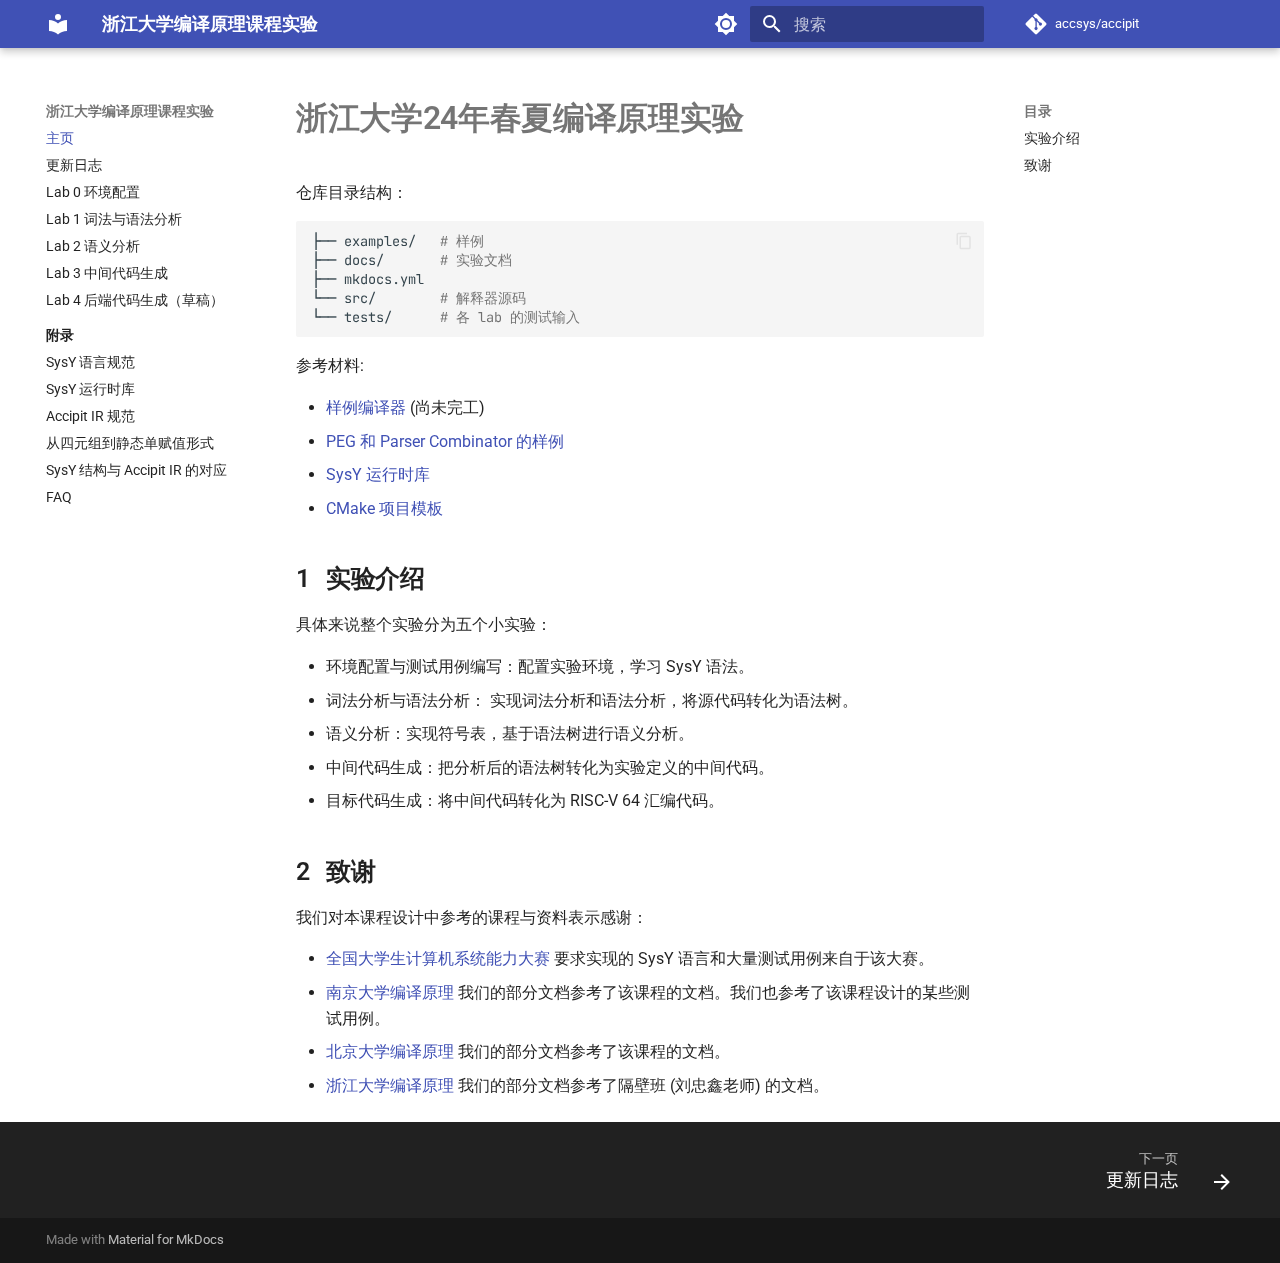
<file: index.html>
<!doctype html>
<html lang="zh" class="no-js">
  <head>
    
      <meta charset="utf-8">
      <meta name="viewport" content="width=device-width,initial-scale=1">
      
      
      
        <link rel="canonical" href="https://accsys.pages.zjusct.io/accipit/">
      
      
      
        <link rel="next" href="changelog/">
      
      
      <link rel="icon" href="images/accsys.png">
      <meta name="generator" content="mkdocs-1.6.0, mkdocs-material-9.5.26">
    
    
      
        <title>浙江大学编译原理课程实验</title>
      
    
    
      <link rel="stylesheet" href="assets/stylesheets/main.6543a935.min.css">
      
        
        <link rel="stylesheet" href="assets/stylesheets/palette.06af60db.min.css">
      
      


    
    
      
    
    
      
        
        
        <link rel="preconnect" href="https://fonts.gstatic.com" crossorigin>
        <link rel="stylesheet" href="https://fonts.googleapis.com/css?family=Roboto:300,300i,400,400i,700,700i%7CJetBrains+Mono:400,400i,700,700i&display=fallback">
        <style>:root{--md-text-font:"Roboto";--md-code-font:"JetBrains Mono"}</style>
      
    
    
      <link rel="stylesheet" href="https://cdn.tonycrane.cc/utils/katex.min.css">
    
      <link rel="stylesheet" href="https://fonts.googleapis.com/css?family=Roboto:500,500i,600,600i&display=fallback">
    
      <link rel="stylesheet" href="css/custom.css">
    
    <script>__md_scope=new URL(".",location),__md_hash=e=>[...e].reduce((e,_)=>(e<<5)-e+_.charCodeAt(0),0),__md_get=(e,_=localStorage,t=__md_scope)=>JSON.parse(_.getItem(t.pathname+"."+e)),__md_set=(e,_,t=localStorage,a=__md_scope)=>{try{t.setItem(a.pathname+"."+e,JSON.stringify(_))}catch(e){}}</script>
    
      

    
    
    
  </head>
  
  
    
    
      
    
    
    
    
    <body dir="ltr" data-md-color-scheme="default" data-md-color-primary="indigo" data-md-color-accent="indigo">
  
    
    <input class="md-toggle" data-md-toggle="drawer" type="checkbox" id="__drawer" autocomplete="off">
    <input class="md-toggle" data-md-toggle="search" type="checkbox" id="__search" autocomplete="off">
    <label class="md-overlay" for="__drawer"></label>
    <div data-md-component="skip">
      
        
        <a href="#24" class="md-skip">
          跳转至
        </a>
      
    </div>
    <div data-md-component="announce">
      
    </div>
    
    
      

  

<header class="md-header md-header--shadow" data-md-component="header">
  <nav class="md-header__inner md-grid" aria-label="页眉">
    <a href="." title="浙江大学编译原理课程实验" class="md-header__button md-logo" aria-label="浙江大学编译原理课程实验" data-md-component="logo">
      
  
  <svg xmlns="http://www.w3.org/2000/svg" viewBox="0 0 24 24"><path d="M12 8a3 3 0 0 0 3-3 3 3 0 0 0-3-3 3 3 0 0 0-3 3 3 3 0 0 0 3 3m0 3.54C9.64 9.35 6.5 8 3 8v11c3.5 0 6.64 1.35 9 3.54 2.36-2.19 5.5-3.54 9-3.54V8c-3.5 0-6.64 1.35-9 3.54Z"/></svg>

    </a>
    <label class="md-header__button md-icon" for="__drawer">
      
      <svg xmlns="http://www.w3.org/2000/svg" viewBox="0 0 24 24"><path d="M3 6h18v2H3V6m0 5h18v2H3v-2m0 5h18v2H3v-2Z"/></svg>
    </label>
    <div class="md-header__title" data-md-component="header-title">
      <div class="md-header__ellipsis">
        <div class="md-header__topic">
          <span class="md-ellipsis">
            浙江大学编译原理课程实验
          </span>
        </div>
        <div class="md-header__topic" data-md-component="header-topic">
          <span class="md-ellipsis">
            
              主页
            
          </span>
        </div>
      </div>
    </div>
    
      
        <form class="md-header__option" data-md-component="palette">
  
    
    
    
    <input class="md-option" data-md-color-media="(prefers-color-scheme: light)" data-md-color-scheme="default" data-md-color-primary="indigo" data-md-color-accent="indigo"  aria-label="Switch to dark mode"  type="radio" name="__palette" id="__palette_0">
    
      <label class="md-header__button md-icon" title="Switch to dark mode" for="__palette_1" hidden>
        <svg xmlns="http://www.w3.org/2000/svg" viewBox="0 0 24 24"><path d="M12 8a4 4 0 0 0-4 4 4 4 0 0 0 4 4 4 4 0 0 0 4-4 4 4 0 0 0-4-4m0 10a6 6 0 0 1-6-6 6 6 0 0 1 6-6 6 6 0 0 1 6 6 6 6 0 0 1-6 6m8-9.31V4h-4.69L12 .69 8.69 4H4v4.69L.69 12 4 15.31V20h4.69L12 23.31 15.31 20H20v-4.69L23.31 12 20 8.69Z"/></svg>
      </label>
    
  
    
    
    
    <input class="md-option" data-md-color-media="(prefers-color-scheme: dark)" data-md-color-scheme="slate" data-md-color-primary="indigo" data-md-color-accent="indigo"  aria-label="Switch to light mode"  type="radio" name="__palette" id="__palette_1">
    
      <label class="md-header__button md-icon" title="Switch to light mode" for="__palette_0" hidden>
        <svg xmlns="http://www.w3.org/2000/svg" viewBox="0 0 24 24"><path d="M12 18c-.89 0-1.74-.2-2.5-.55C11.56 16.5 13 14.42 13 12c0-2.42-1.44-4.5-3.5-5.45C10.26 6.2 11.11 6 12 6a6 6 0 0 1 6 6 6 6 0 0 1-6 6m8-9.31V4h-4.69L12 .69 8.69 4H4v4.69L.69 12 4 15.31V20h4.69L12 23.31 15.31 20H20v-4.69L23.31 12 20 8.69Z"/></svg>
      </label>
    
  
</form>
      
    
    
      <script>var media,input,key,value,palette=__md_get("__palette");if(palette&&palette.color){"(prefers-color-scheme)"===palette.color.media&&(media=matchMedia("(prefers-color-scheme: light)"),input=document.querySelector(media.matches?"[data-md-color-media='(prefers-color-scheme: light)']":"[data-md-color-media='(prefers-color-scheme: dark)']"),palette.color.media=input.getAttribute("data-md-color-media"),palette.color.scheme=input.getAttribute("data-md-color-scheme"),palette.color.primary=input.getAttribute("data-md-color-primary"),palette.color.accent=input.getAttribute("data-md-color-accent"));for([key,value]of Object.entries(palette.color))document.body.setAttribute("data-md-color-"+key,value)}</script>
    
    
    
      <label class="md-header__button md-icon" for="__search">
        
        <svg xmlns="http://www.w3.org/2000/svg" viewBox="0 0 24 24"><path d="M9.5 3A6.5 6.5 0 0 1 16 9.5c0 1.61-.59 3.09-1.56 4.23l.27.27h.79l5 5-1.5 1.5-5-5v-.79l-.27-.27A6.516 6.516 0 0 1 9.5 16 6.5 6.5 0 0 1 3 9.5 6.5 6.5 0 0 1 9.5 3m0 2C7 5 5 7 5 9.5S7 14 9.5 14 14 12 14 9.5 12 5 9.5 5Z"/></svg>
      </label>
      <div class="md-search" data-md-component="search" role="dialog">
  <label class="md-search__overlay" for="__search"></label>
  <div class="md-search__inner" role="search">
    <form class="md-search__form" name="search">
      <input type="text" class="md-search__input" name="query" aria-label="搜索" placeholder="搜索" autocapitalize="off" autocorrect="off" autocomplete="off" spellcheck="false" data-md-component="search-query" required>
      <label class="md-search__icon md-icon" for="__search">
        
        <svg xmlns="http://www.w3.org/2000/svg" viewBox="0 0 24 24"><path d="M9.5 3A6.5 6.5 0 0 1 16 9.5c0 1.61-.59 3.09-1.56 4.23l.27.27h.79l5 5-1.5 1.5-5-5v-.79l-.27-.27A6.516 6.516 0 0 1 9.5 16 6.5 6.5 0 0 1 3 9.5 6.5 6.5 0 0 1 9.5 3m0 2C7 5 5 7 5 9.5S7 14 9.5 14 14 12 14 9.5 12 5 9.5 5Z"/></svg>
        
        <svg xmlns="http://www.w3.org/2000/svg" viewBox="0 0 24 24"><path d="M20 11v2H8l5.5 5.5-1.42 1.42L4.16 12l7.92-7.92L13.5 5.5 8 11h12Z"/></svg>
      </label>
      <nav class="md-search__options" aria-label="查找">
        
        <button type="reset" class="md-search__icon md-icon" title="清空当前内容" aria-label="清空当前内容" tabindex="-1">
          
          <svg xmlns="http://www.w3.org/2000/svg" viewBox="0 0 24 24"><path d="M19 6.41 17.59 5 12 10.59 6.41 5 5 6.41 10.59 12 5 17.59 6.41 19 12 13.41 17.59 19 19 17.59 13.41 12 19 6.41Z"/></svg>
        </button>
      </nav>
      
    </form>
    <div class="md-search__output">
      <div class="md-search__scrollwrap" tabindex="0" data-md-scrollfix>
        <div class="md-search-result" data-md-component="search-result">
          <div class="md-search-result__meta">
            正在初始化搜索引擎
          </div>
          <ol class="md-search-result__list" role="presentation"></ol>
        </div>
      </div>
    </div>
  </div>
</div>
    
    
      <div class="md-header__source">
        <a href="https://git.zju.edu.cn/accsys/accipit" title="前往仓库" class="md-source" data-md-component="source">
  <div class="md-source__icon md-icon">
    
    <svg xmlns="http://www.w3.org/2000/svg" viewBox="0 0 448 512"><!--! Font Awesome Free 6.5.2 by @fontawesome - https://fontawesome.com License - https://fontawesome.com/license/free (Icons: CC BY 4.0, Fonts: SIL OFL 1.1, Code: MIT License) Copyright 2024 Fonticons, Inc.--><path d="M439.55 236.05 244 40.45a28.87 28.87 0 0 0-40.81 0l-40.66 40.63 51.52 51.52c27.06-9.14 52.68 16.77 43.39 43.68l49.66 49.66c34.23-11.8 61.18 31 35.47 56.69-26.49 26.49-70.21-2.87-56-37.34L240.22 199v121.85c25.3 12.54 22.26 41.85 9.08 55a34.34 34.34 0 0 1-48.55 0c-17.57-17.6-11.07-46.91 11.25-56v-123c-20.8-8.51-24.6-30.74-18.64-45L142.57 101 8.45 235.14a28.86 28.86 0 0 0 0 40.81l195.61 195.6a28.86 28.86 0 0 0 40.8 0l194.69-194.69a28.86 28.86 0 0 0 0-40.81z"/></svg>
  </div>
  <div class="md-source__repository">
    accsys/accipit
  </div>
</a>
      </div>
    
  </nav>
  
</header>
    
    <div class="md-container" data-md-component="container">
      
      
        
          
        
      
      <main class="md-main" data-md-component="main">
        <div class="md-main__inner md-grid">
          
            
              
              <div class="md-sidebar md-sidebar--primary" data-md-component="sidebar" data-md-type="navigation" >
                <div class="md-sidebar__scrollwrap">
                  <div class="md-sidebar__inner">
                    



<nav class="md-nav md-nav--primary" aria-label="导航栏" data-md-level="0">
  <label class="md-nav__title" for="__drawer">
    <a href="." title="浙江大学编译原理课程实验" class="md-nav__button md-logo" aria-label="浙江大学编译原理课程实验" data-md-component="logo">
      
  
  <svg xmlns="http://www.w3.org/2000/svg" viewBox="0 0 24 24"><path d="M12 8a3 3 0 0 0 3-3 3 3 0 0 0-3-3 3 3 0 0 0-3 3 3 3 0 0 0 3 3m0 3.54C9.64 9.35 6.5 8 3 8v11c3.5 0 6.64 1.35 9 3.54 2.36-2.19 5.5-3.54 9-3.54V8c-3.5 0-6.64 1.35-9 3.54Z"/></svg>

    </a>
    浙江大学编译原理课程实验
  </label>
  
    <div class="md-nav__source">
      <a href="https://git.zju.edu.cn/accsys/accipit" title="前往仓库" class="md-source" data-md-component="source">
  <div class="md-source__icon md-icon">
    
    <svg xmlns="http://www.w3.org/2000/svg" viewBox="0 0 448 512"><!--! Font Awesome Free 6.5.2 by @fontawesome - https://fontawesome.com License - https://fontawesome.com/license/free (Icons: CC BY 4.0, Fonts: SIL OFL 1.1, Code: MIT License) Copyright 2024 Fonticons, Inc.--><path d="M439.55 236.05 244 40.45a28.87 28.87 0 0 0-40.81 0l-40.66 40.63 51.52 51.52c27.06-9.14 52.68 16.77 43.39 43.68l49.66 49.66c34.23-11.8 61.18 31 35.47 56.69-26.49 26.49-70.21-2.87-56-37.34L240.22 199v121.85c25.3 12.54 22.26 41.85 9.08 55a34.34 34.34 0 0 1-48.55 0c-17.57-17.6-11.07-46.91 11.25-56v-123c-20.8-8.51-24.6-30.74-18.64-45L142.57 101 8.45 235.14a28.86 28.86 0 0 0 0 40.81l195.61 195.6a28.86 28.86 0 0 0 40.8 0l194.69-194.69a28.86 28.86 0 0 0 0-40.81z"/></svg>
  </div>
  <div class="md-source__repository">
    accsys/accipit
  </div>
</a>
    </div>
  
  <ul class="md-nav__list" data-md-scrollfix>
    
      
      
  
  
    
  
  
  
    <li class="md-nav__item md-nav__item--active">
      
      <input class="md-nav__toggle md-toggle" type="checkbox" id="__toc">
      
      
        
      
      
        <label class="md-nav__link md-nav__link--active" for="__toc">
          
  
  <span class="md-ellipsis">
    主页
  </span>
  

          <span class="md-nav__icon md-icon"></span>
        </label>
      
      <a href="." class="md-nav__link md-nav__link--active">
        
  
  <span class="md-ellipsis">
    主页
  </span>
  

      </a>
      
        

<nav class="md-nav md-nav--secondary" aria-label="目录">
  
  
  
    
  
  
    <label class="md-nav__title" for="__toc">
      <span class="md-nav__icon md-icon"></span>
      目录
    </label>
    <ul class="md-nav__list" data-md-component="toc" data-md-scrollfix>
      
        <li class="md-nav__item">
  <a href="#_1" class="md-nav__link">
    <span class="md-ellipsis">
      实验介绍
    </span>
  </a>
  
</li>
      
        <li class="md-nav__item">
  <a href="#_2" class="md-nav__link">
    <span class="md-ellipsis">
      致谢
    </span>
  </a>
  
</li>
      
    </ul>
  
</nav>
      
    </li>
  

    
      
      
  
  
  
  
    <li class="md-nav__item">
      <a href="changelog/" class="md-nav__link">
        
  
  <span class="md-ellipsis">
    更新日志
  </span>
  

      </a>
    </li>
  

    
      
      
  
  
  
  
    <li class="md-nav__item">
      <a href="environment/" class="md-nav__link">
        
  
  <span class="md-ellipsis">
    Lab 0 环境配置
  </span>
  

      </a>
    </li>
  

    
      
      
  
  
  
  
    <li class="md-nav__item">
      <a href="syntax/" class="md-nav__link">
        
  
  <span class="md-ellipsis">
    Lab 1 词法与语法分析
  </span>
  

      </a>
    </li>
  

    
      
      
  
  
  
  
    <li class="md-nav__item">
      <a href="semantics/" class="md-nav__link">
        
  
  <span class="md-ellipsis">
    Lab 2 语义分析
  </span>
  

      </a>
    </li>
  

    
      
      
  
  
  
  
    <li class="md-nav__item">
      <a href="middle-ir-gen/" class="md-nav__link">
        
  
  <span class="md-ellipsis">
    Lab 3 中间代码生成
  </span>
  

      </a>
    </li>
  

    
      
      
  
  
  
  
    <li class="md-nav__item">
      <a href="backend/" class="md-nav__link">
        
  
  <span class="md-ellipsis">
    Lab 4 后端代码生成（草稿）
  </span>
  

      </a>
    </li>
  

    
      
      
  
  
  
  
    
    
      
        
          
        
      
        
      
        
      
        
      
        
      
        
      
        
      
    
    
      
        
        
      
    
    
    <li class="md-nav__item md-nav__item--section md-nav__item--nested">
      
        
        
        <input class="md-nav__toggle md-toggle " type="checkbox" id="__nav_8" >
        
          
          
          <div class="md-nav__link md-nav__container">
            <a href="appendix/" class="md-nav__link ">
              
  
  <span class="md-ellipsis">
    附录
  </span>
  

            </a>
            
              
              <label class="md-nav__link " for="__nav_8" id="__nav_8_label" tabindex="">
                <span class="md-nav__icon md-icon"></span>
              </label>
            
          </div>
        
        <nav class="md-nav" data-md-level="1" aria-labelledby="__nav_8_label" aria-expanded="false">
          <label class="md-nav__title" for="__nav_8">
            <span class="md-nav__icon md-icon"></span>
            附录
          </label>
          <ul class="md-nav__list" data-md-scrollfix>
            
              
            
              
                
  
  
  
  
    <li class="md-nav__item">
      <a href="appendix/sysy-spec/" class="md-nav__link">
        
  
  <span class="md-ellipsis">
    SysY 语言规范
  </span>
  

      </a>
    </li>
  

              
            
              
                
  
  
  
  
    <li class="md-nav__item">
      <a href="appendix/sysy-runtime/" class="md-nav__link">
        
  
  <span class="md-ellipsis">
    SysY 运行时库
  </span>
  

      </a>
    </li>
  

              
            
              
                
  
  
  
  
    <li class="md-nav__item">
      <a href="appendix/accipit-spec/" class="md-nav__link">
        
  
  <span class="md-ellipsis">
    Accipit IR 规范
  </span>
  

      </a>
    </li>
  

              
            
              
                
  
  
  
  
    <li class="md-nav__item">
      <a href="appendix/quads2ssa/" class="md-nav__link">
        
  
  <span class="md-ellipsis">
    从四元组到静态单赋值形式
  </span>
  

      </a>
    </li>
  

              
            
              
                
  
  
  
  
    <li class="md-nav__item">
      <a href="appendix/sysy-accipit-mapping/" class="md-nav__link">
        
  
  <span class="md-ellipsis">
    SysY 结构与 Accipit IR 的对应
  </span>
  

      </a>
    </li>
  

              
            
              
                
  
  
  
  
    <li class="md-nav__item">
      <a href="appendix/faq/" class="md-nav__link">
        
  
  <span class="md-ellipsis">
    FAQ
  </span>
  

      </a>
    </li>
  

              
            
          </ul>
        </nav>
      
    </li>
  

    
  </ul>
</nav>
                  </div>
                </div>
              </div>
            
            
              
              <div class="md-sidebar md-sidebar--secondary" data-md-component="sidebar" data-md-type="toc" >
                <div class="md-sidebar__scrollwrap">
                  <div class="md-sidebar__inner">
                    

<nav class="md-nav md-nav--secondary" aria-label="目录">
  
  
  
    
  
  
    <label class="md-nav__title" for="__toc">
      <span class="md-nav__icon md-icon"></span>
      目录
    </label>
    <ul class="md-nav__list" data-md-component="toc" data-md-scrollfix>
      
        <li class="md-nav__item">
  <a href="#_1" class="md-nav__link">
    <span class="md-ellipsis">
      实验介绍
    </span>
  </a>
  
</li>
      
        <li class="md-nav__item">
  <a href="#_2" class="md-nav__link">
    <span class="md-ellipsis">
      致谢
    </span>
  </a>
  
</li>
      
    </ul>
  
</nav>
                  </div>
                </div>
              </div>
            
          
          
            <div class="md-content" data-md-component="content">
              <article class="md-content__inner md-typeset">
                
                  


<h1 id="24">浙江大学24年春夏编译原理实验<a class="headerlink" href="#24" title="Permanent link">&para;</a></h1>
<p>仓库目录结构：</p>
<div class="highlight"><pre><span></span><code><a id="__codelineno-0-1" name="__codelineno-0-1" href="#__codelineno-0-1"></a>├──<span class="w"> </span>examples/<span class="w">   </span><span class="c1"># 样例</span>
<a id="__codelineno-0-2" name="__codelineno-0-2" href="#__codelineno-0-2"></a>├──<span class="w"> </span>docs/<span class="w">       </span><span class="c1"># 实验文档   </span>
<a id="__codelineno-0-3" name="__codelineno-0-3" href="#__codelineno-0-3"></a>├──<span class="w"> </span>mkdocs.yml
<a id="__codelineno-0-4" name="__codelineno-0-4" href="#__codelineno-0-4"></a>└──<span class="w"> </span>src/<span class="w">        </span><span class="c1"># 解释器源码</span>
<a id="__codelineno-0-5" name="__codelineno-0-5" href="#__codelineno-0-5"></a>└──<span class="w"> </span>tests/<span class="w">      </span><span class="c1"># 各 lab 的测试输入</span>
</code></pre></div>
<p>参考材料:</p>
<ul>
<li><a href="https://git.zju.edu.cn/accsys/accsys-rs">样例编译器</a> (尚未完工)</li>
<li><a href="https://git.zju.edu.cn/accsys/peg-test">PEG 和 Parser Combinator 的样例</a></li>
<li><a href="https://git.zju.edu.cn/accsys/sysy-runtime-lib">SysY 运行时库</a></li>
<li><a href="https://git.zju.edu.cn/accsys/accsys-cmake-template">CMake 项目模板</a></li>
</ul>
<h2 id="_1">实验介绍<a class="headerlink" href="#_1" title="Permanent link">&para;</a></h2>
<p>具体来说整个实验分为五个小实验：</p>
<ul>
<li>环境配置与测试用例编写：配置实验环境，学习 SysY 语法。</li>
<li>词法分析与语法分析： 实现词法分析和语法分析，将源代码转化为语法树。</li>
<li>语义分析：实现符号表，基于语法树进行语义分析。</li>
<li>中间代码生成：把分析后的语法树转化为实验定义的中间代码。</li>
<li>目标代码生成：将中间代码转化为 RISC-V 64 汇编代码。</li>
</ul>
<h2 id="_2">致谢<a class="headerlink" href="#_2" title="Permanent link">&para;</a></h2>
<p>我们对本课程设计中参考的课程与资料表示感谢：</p>
<ul>
<li><a href="https://compiler.educg.net/#/">全国大学生计算机系统能力大赛</a> 要求实现的 SysY 语言和大量测试用例来自于该大赛。</li>
<li><a href="https://cs.nju.edu.cn/changxu/2_compiler/index.html">南京大学编译原理</a> 我们的部分文档参考了该课程的文档。我们也参考了该课程设计的某些测试用例。</li>
<li><a href="https://pku-minic.github.io/online-doc/#/">北京大学编译原理</a> 我们的部分文档参考了该课程的文档。</li>
<li><a href="https://compiler.pages.zjusct.io/sp24/">浙江大学编译原理</a> 我们的部分文档参考了隔壁班 (刘忠鑫老师) 的文档。</li>
</ul>












                
              </article>
            </div>
          
          
<script>var target=document.getElementById(location.hash.slice(1));target&&target.name&&(target.checked=target.name.startsWith("__tabbed_"))</script>
        </div>
        
          <button type="button" class="md-top md-icon" data-md-component="top" hidden>
  
  <svg xmlns="http://www.w3.org/2000/svg" viewBox="0 0 24 24"><path d="M13 20h-2V8l-5.5 5.5-1.42-1.42L12 4.16l7.92 7.92-1.42 1.42L13 8v12Z"/></svg>
  回到页面顶部
</button>
        
      </main>
      
        <footer class="md-footer">
  
    
      
      <nav class="md-footer__inner md-grid" aria-label="页脚" >
        
        
          
          <a href="changelog/" class="md-footer__link md-footer__link--next" aria-label="下一页: 更新日志">
            <div class="md-footer__title">
              <span class="md-footer__direction">
                下一页
              </span>
              <div class="md-ellipsis">
                更新日志
              </div>
            </div>
            <div class="md-footer__button md-icon">
              
              <svg xmlns="http://www.w3.org/2000/svg" viewBox="0 0 24 24"><path d="M4 11v2h12l-5.5 5.5 1.42 1.42L19.84 12l-7.92-7.92L10.5 5.5 16 11H4Z"/></svg>
            </div>
          </a>
        
      </nav>
    
  
  <div class="md-footer-meta md-typeset">
    <div class="md-footer-meta__inner md-grid">
      <div class="md-copyright">
  
  
    Made with
    <a href="https://squidfunk.github.io/mkdocs-material/" target="_blank" rel="noopener">
      Material for MkDocs
    </a>
  
</div>
      
    </div>
  </div>
</footer>
      
    </div>
    <div class="md-dialog" data-md-component="dialog">
      <div class="md-dialog__inner md-typeset"></div>
    </div>
    
    
    <script id="__config" type="application/json">{"base": ".", "features": ["content.code.annotate", "content.code.copy", "navigation.tracking", "navigation.top", "navigation.footer", "navigation.indexes", "navigation.sections"], "search": "assets/javascripts/workers/search.b8dbb3d2.min.js", "translations": {"clipboard.copied": "\u5df2\u590d\u5236", "clipboard.copy": "\u590d\u5236", "search.result.more.one": "\u5728\u8be5\u9875\u4e0a\u8fd8\u6709 1 \u4e2a\u7b26\u5408\u6761\u4ef6\u7684\u7ed3\u679c", "search.result.more.other": "\u5728\u8be5\u9875\u4e0a\u8fd8\u6709 # \u4e2a\u7b26\u5408\u6761\u4ef6\u7684\u7ed3\u679c", "search.result.none": "\u6ca1\u6709\u627e\u5230\u7b26\u5408\u6761\u4ef6\u7684\u7ed3\u679c", "search.result.one": "\u627e\u5230 1 \u4e2a\u7b26\u5408\u6761\u4ef6\u7684\u7ed3\u679c", "search.result.other": "# \u4e2a\u7b26\u5408\u6761\u4ef6\u7684\u7ed3\u679c", "search.result.placeholder": "\u952e\u5165\u4ee5\u5f00\u59cb\u641c\u7d22", "search.result.term.missing": "\u7f3a\u5c11", "select.version": "\u9009\u62e9\u5f53\u524d\u7248\u672c"}}</script>
    
    
      <script src="assets/javascripts/bundle.ad660dcc.min.js"></script>
      
        <script src="https://cdn.tonycrane.cc/utils/katex.min.js"></script>
      
        <script src="javascripts/katex.js"></script>
      
    
  </body>
</html>
</file>
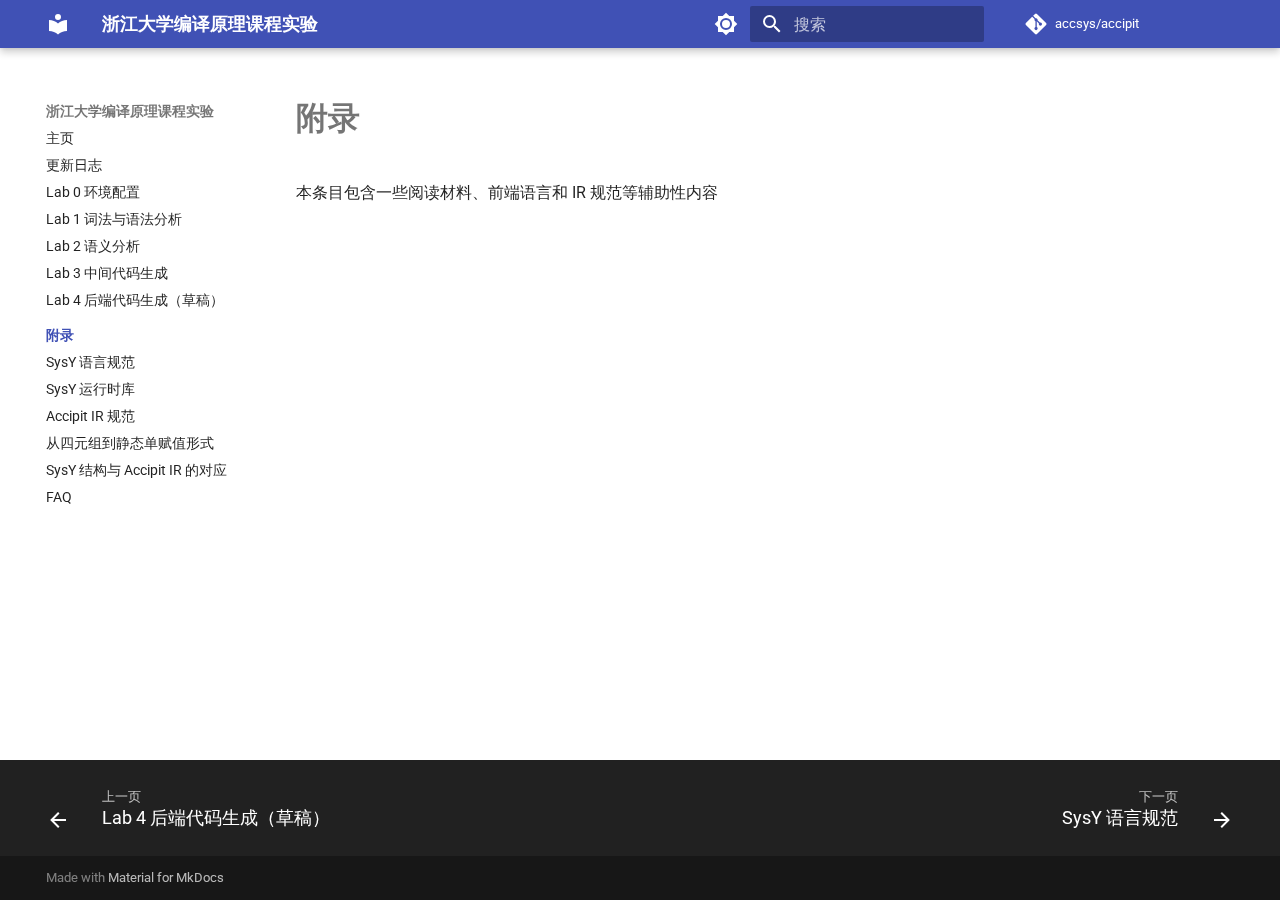
<file: appendix/index.html>
<!doctype html>
<html lang="zh" class="no-js">
  <head>
    
      <meta charset="utf-8">
      <meta name="viewport" content="width=device-width,initial-scale=1">
      
      
      
        <link rel="canonical" href="https://accsys.pages.zjusct.io/accipit/appendix/">
      
      
        <link rel="prev" href="../backend/">
      
      
        <link rel="next" href="sysy-spec/">
      
      
      <link rel="icon" href="../images/accsys.png">
      <meta name="generator" content="mkdocs-1.6.0, mkdocs-material-9.5.26">
    
    
      
        <title>附录 - 浙江大学编译原理课程实验</title>
      
    
    
      <link rel="stylesheet" href="../assets/stylesheets/main.6543a935.min.css">
      
        
        <link rel="stylesheet" href="../assets/stylesheets/palette.06af60db.min.css">
      
      


    
    
      
    
    
      
        
        
        <link rel="preconnect" href="https://fonts.gstatic.com" crossorigin>
        <link rel="stylesheet" href="https://fonts.googleapis.com/css?family=Roboto:300,300i,400,400i,700,700i%7CJetBrains+Mono:400,400i,700,700i&display=fallback">
        <style>:root{--md-text-font:"Roboto";--md-code-font:"JetBrains Mono"}</style>
      
    
    
      <link rel="stylesheet" href="https://cdn.tonycrane.cc/utils/katex.min.css">
    
      <link rel="stylesheet" href="https://fonts.googleapis.com/css?family=Roboto:500,500i,600,600i&display=fallback">
    
      <link rel="stylesheet" href="../css/custom.css">
    
    <script>__md_scope=new URL("..",location),__md_hash=e=>[...e].reduce((e,_)=>(e<<5)-e+_.charCodeAt(0),0),__md_get=(e,_=localStorage,t=__md_scope)=>JSON.parse(_.getItem(t.pathname+"."+e)),__md_set=(e,_,t=localStorage,a=__md_scope)=>{try{t.setItem(a.pathname+"."+e,JSON.stringify(_))}catch(e){}}</script>
    
      

    
    
    
  </head>
  
  
    
    
      
    
    
    
    
    <body dir="ltr" data-md-color-scheme="default" data-md-color-primary="indigo" data-md-color-accent="indigo">
  
    
    <input class="md-toggle" data-md-toggle="drawer" type="checkbox" id="__drawer" autocomplete="off">
    <input class="md-toggle" data-md-toggle="search" type="checkbox" id="__search" autocomplete="off">
    <label class="md-overlay" for="__drawer"></label>
    <div data-md-component="skip">
      
        
        <a href="#_1" class="md-skip">
          跳转至
        </a>
      
    </div>
    <div data-md-component="announce">
      
    </div>
    
    
      

  

<header class="md-header md-header--shadow" data-md-component="header">
  <nav class="md-header__inner md-grid" aria-label="页眉">
    <a href=".." title="浙江大学编译原理课程实验" class="md-header__button md-logo" aria-label="浙江大学编译原理课程实验" data-md-component="logo">
      
  
  <svg xmlns="http://www.w3.org/2000/svg" viewBox="0 0 24 24"><path d="M12 8a3 3 0 0 0 3-3 3 3 0 0 0-3-3 3 3 0 0 0-3 3 3 3 0 0 0 3 3m0 3.54C9.64 9.35 6.5 8 3 8v11c3.5 0 6.64 1.35 9 3.54 2.36-2.19 5.5-3.54 9-3.54V8c-3.5 0-6.64 1.35-9 3.54Z"/></svg>

    </a>
    <label class="md-header__button md-icon" for="__drawer">
      
      <svg xmlns="http://www.w3.org/2000/svg" viewBox="0 0 24 24"><path d="M3 6h18v2H3V6m0 5h18v2H3v-2m0 5h18v2H3v-2Z"/></svg>
    </label>
    <div class="md-header__title" data-md-component="header-title">
      <div class="md-header__ellipsis">
        <div class="md-header__topic">
          <span class="md-ellipsis">
            浙江大学编译原理课程实验
          </span>
        </div>
        <div class="md-header__topic" data-md-component="header-topic">
          <span class="md-ellipsis">
            
              附录
            
          </span>
        </div>
      </div>
    </div>
    
      
        <form class="md-header__option" data-md-component="palette">
  
    
    
    
    <input class="md-option" data-md-color-media="(prefers-color-scheme: light)" data-md-color-scheme="default" data-md-color-primary="indigo" data-md-color-accent="indigo"  aria-label="Switch to dark mode"  type="radio" name="__palette" id="__palette_0">
    
      <label class="md-header__button md-icon" title="Switch to dark mode" for="__palette_1" hidden>
        <svg xmlns="http://www.w3.org/2000/svg" viewBox="0 0 24 24"><path d="M12 8a4 4 0 0 0-4 4 4 4 0 0 0 4 4 4 4 0 0 0 4-4 4 4 0 0 0-4-4m0 10a6 6 0 0 1-6-6 6 6 0 0 1 6-6 6 6 0 0 1 6 6 6 6 0 0 1-6 6m8-9.31V4h-4.69L12 .69 8.69 4H4v4.69L.69 12 4 15.31V20h4.69L12 23.31 15.31 20H20v-4.69L23.31 12 20 8.69Z"/></svg>
      </label>
    
  
    
    
    
    <input class="md-option" data-md-color-media="(prefers-color-scheme: dark)" data-md-color-scheme="slate" data-md-color-primary="indigo" data-md-color-accent="indigo"  aria-label="Switch to light mode"  type="radio" name="__palette" id="__palette_1">
    
      <label class="md-header__button md-icon" title="Switch to light mode" for="__palette_0" hidden>
        <svg xmlns="http://www.w3.org/2000/svg" viewBox="0 0 24 24"><path d="M12 18c-.89 0-1.74-.2-2.5-.55C11.56 16.5 13 14.42 13 12c0-2.42-1.44-4.5-3.5-5.45C10.26 6.2 11.11 6 12 6a6 6 0 0 1 6 6 6 6 0 0 1-6 6m8-9.31V4h-4.69L12 .69 8.69 4H4v4.69L.69 12 4 15.31V20h4.69L12 23.31 15.31 20H20v-4.69L23.31 12 20 8.69Z"/></svg>
      </label>
    
  
</form>
      
    
    
      <script>var media,input,key,value,palette=__md_get("__palette");if(palette&&palette.color){"(prefers-color-scheme)"===palette.color.media&&(media=matchMedia("(prefers-color-scheme: light)"),input=document.querySelector(media.matches?"[data-md-color-media='(prefers-color-scheme: light)']":"[data-md-color-media='(prefers-color-scheme: dark)']"),palette.color.media=input.getAttribute("data-md-color-media"),palette.color.scheme=input.getAttribute("data-md-color-scheme"),palette.color.primary=input.getAttribute("data-md-color-primary"),palette.color.accent=input.getAttribute("data-md-color-accent"));for([key,value]of Object.entries(palette.color))document.body.setAttribute("data-md-color-"+key,value)}</script>
    
    
    
      <label class="md-header__button md-icon" for="__search">
        
        <svg xmlns="http://www.w3.org/2000/svg" viewBox="0 0 24 24"><path d="M9.5 3A6.5 6.5 0 0 1 16 9.5c0 1.61-.59 3.09-1.56 4.23l.27.27h.79l5 5-1.5 1.5-5-5v-.79l-.27-.27A6.516 6.516 0 0 1 9.5 16 6.5 6.5 0 0 1 3 9.5 6.5 6.5 0 0 1 9.5 3m0 2C7 5 5 7 5 9.5S7 14 9.5 14 14 12 14 9.5 12 5 9.5 5Z"/></svg>
      </label>
      <div class="md-search" data-md-component="search" role="dialog">
  <label class="md-search__overlay" for="__search"></label>
  <div class="md-search__inner" role="search">
    <form class="md-search__form" name="search">
      <input type="text" class="md-search__input" name="query" aria-label="搜索" placeholder="搜索" autocapitalize="off" autocorrect="off" autocomplete="off" spellcheck="false" data-md-component="search-query" required>
      <label class="md-search__icon md-icon" for="__search">
        
        <svg xmlns="http://www.w3.org/2000/svg" viewBox="0 0 24 24"><path d="M9.5 3A6.5 6.5 0 0 1 16 9.5c0 1.61-.59 3.09-1.56 4.23l.27.27h.79l5 5-1.5 1.5-5-5v-.79l-.27-.27A6.516 6.516 0 0 1 9.5 16 6.5 6.5 0 0 1 3 9.5 6.5 6.5 0 0 1 9.5 3m0 2C7 5 5 7 5 9.5S7 14 9.5 14 14 12 14 9.5 12 5 9.5 5Z"/></svg>
        
        <svg xmlns="http://www.w3.org/2000/svg" viewBox="0 0 24 24"><path d="M20 11v2H8l5.5 5.5-1.42 1.42L4.16 12l7.92-7.92L13.5 5.5 8 11h12Z"/></svg>
      </label>
      <nav class="md-search__options" aria-label="查找">
        
        <button type="reset" class="md-search__icon md-icon" title="清空当前内容" aria-label="清空当前内容" tabindex="-1">
          
          <svg xmlns="http://www.w3.org/2000/svg" viewBox="0 0 24 24"><path d="M19 6.41 17.59 5 12 10.59 6.41 5 5 6.41 10.59 12 5 17.59 6.41 19 12 13.41 17.59 19 19 17.59 13.41 12 19 6.41Z"/></svg>
        </button>
      </nav>
      
    </form>
    <div class="md-search__output">
      <div class="md-search__scrollwrap" tabindex="0" data-md-scrollfix>
        <div class="md-search-result" data-md-component="search-result">
          <div class="md-search-result__meta">
            正在初始化搜索引擎
          </div>
          <ol class="md-search-result__list" role="presentation"></ol>
        </div>
      </div>
    </div>
  </div>
</div>
    
    
      <div class="md-header__source">
        <a href="https://git.zju.edu.cn/accsys/accipit" title="前往仓库" class="md-source" data-md-component="source">
  <div class="md-source__icon md-icon">
    
    <svg xmlns="http://www.w3.org/2000/svg" viewBox="0 0 448 512"><!--! Font Awesome Free 6.5.2 by @fontawesome - https://fontawesome.com License - https://fontawesome.com/license/free (Icons: CC BY 4.0, Fonts: SIL OFL 1.1, Code: MIT License) Copyright 2024 Fonticons, Inc.--><path d="M439.55 236.05 244 40.45a28.87 28.87 0 0 0-40.81 0l-40.66 40.63 51.52 51.52c27.06-9.14 52.68 16.77 43.39 43.68l49.66 49.66c34.23-11.8 61.18 31 35.47 56.69-26.49 26.49-70.21-2.87-56-37.34L240.22 199v121.85c25.3 12.54 22.26 41.85 9.08 55a34.34 34.34 0 0 1-48.55 0c-17.57-17.6-11.07-46.91 11.25-56v-123c-20.8-8.51-24.6-30.74-18.64-45L142.57 101 8.45 235.14a28.86 28.86 0 0 0 0 40.81l195.61 195.6a28.86 28.86 0 0 0 40.8 0l194.69-194.69a28.86 28.86 0 0 0 0-40.81z"/></svg>
  </div>
  <div class="md-source__repository">
    accsys/accipit
  </div>
</a>
      </div>
    
  </nav>
  
</header>
    
    <div class="md-container" data-md-component="container">
      
      
        
          
        
      
      <main class="md-main" data-md-component="main">
        <div class="md-main__inner md-grid">
          
            
              
              <div class="md-sidebar md-sidebar--primary" data-md-component="sidebar" data-md-type="navigation" >
                <div class="md-sidebar__scrollwrap">
                  <div class="md-sidebar__inner">
                    



<nav class="md-nav md-nav--primary" aria-label="导航栏" data-md-level="0">
  <label class="md-nav__title" for="__drawer">
    <a href=".." title="浙江大学编译原理课程实验" class="md-nav__button md-logo" aria-label="浙江大学编译原理课程实验" data-md-component="logo">
      
  
  <svg xmlns="http://www.w3.org/2000/svg" viewBox="0 0 24 24"><path d="M12 8a3 3 0 0 0 3-3 3 3 0 0 0-3-3 3 3 0 0 0-3 3 3 3 0 0 0 3 3m0 3.54C9.64 9.35 6.5 8 3 8v11c3.5 0 6.64 1.35 9 3.54 2.36-2.19 5.5-3.54 9-3.54V8c-3.5 0-6.64 1.35-9 3.54Z"/></svg>

    </a>
    浙江大学编译原理课程实验
  </label>
  
    <div class="md-nav__source">
      <a href="https://git.zju.edu.cn/accsys/accipit" title="前往仓库" class="md-source" data-md-component="source">
  <div class="md-source__icon md-icon">
    
    <svg xmlns="http://www.w3.org/2000/svg" viewBox="0 0 448 512"><!--! Font Awesome Free 6.5.2 by @fontawesome - https://fontawesome.com License - https://fontawesome.com/license/free (Icons: CC BY 4.0, Fonts: SIL OFL 1.1, Code: MIT License) Copyright 2024 Fonticons, Inc.--><path d="M439.55 236.05 244 40.45a28.87 28.87 0 0 0-40.81 0l-40.66 40.63 51.52 51.52c27.06-9.14 52.68 16.77 43.39 43.68l49.66 49.66c34.23-11.8 61.18 31 35.47 56.69-26.49 26.49-70.21-2.87-56-37.34L240.22 199v121.85c25.3 12.54 22.26 41.85 9.08 55a34.34 34.34 0 0 1-48.55 0c-17.57-17.6-11.07-46.91 11.25-56v-123c-20.8-8.51-24.6-30.74-18.64-45L142.57 101 8.45 235.14a28.86 28.86 0 0 0 0 40.81l195.61 195.6a28.86 28.86 0 0 0 40.8 0l194.69-194.69a28.86 28.86 0 0 0 0-40.81z"/></svg>
  </div>
  <div class="md-source__repository">
    accsys/accipit
  </div>
</a>
    </div>
  
  <ul class="md-nav__list" data-md-scrollfix>
    
      
      
  
  
  
  
    <li class="md-nav__item">
      <a href=".." class="md-nav__link">
        
  
  <span class="md-ellipsis">
    主页
  </span>
  

      </a>
    </li>
  

    
      
      
  
  
  
  
    <li class="md-nav__item">
      <a href="../changelog/" class="md-nav__link">
        
  
  <span class="md-ellipsis">
    更新日志
  </span>
  

      </a>
    </li>
  

    
      
      
  
  
  
  
    <li class="md-nav__item">
      <a href="../environment/" class="md-nav__link">
        
  
  <span class="md-ellipsis">
    Lab 0 环境配置
  </span>
  

      </a>
    </li>
  

    
      
      
  
  
  
  
    <li class="md-nav__item">
      <a href="../syntax/" class="md-nav__link">
        
  
  <span class="md-ellipsis">
    Lab 1 词法与语法分析
  </span>
  

      </a>
    </li>
  

    
      
      
  
  
  
  
    <li class="md-nav__item">
      <a href="../semantics/" class="md-nav__link">
        
  
  <span class="md-ellipsis">
    Lab 2 语义分析
  </span>
  

      </a>
    </li>
  

    
      
      
  
  
  
  
    <li class="md-nav__item">
      <a href="../middle-ir-gen/" class="md-nav__link">
        
  
  <span class="md-ellipsis">
    Lab 3 中间代码生成
  </span>
  

      </a>
    </li>
  

    
      
      
  
  
  
  
    <li class="md-nav__item">
      <a href="../backend/" class="md-nav__link">
        
  
  <span class="md-ellipsis">
    Lab 4 后端代码生成（草稿）
  </span>
  

      </a>
    </li>
  

    
      
      
  
  
    
  
  
  
    
    
      
        
          
        
      
        
      
        
      
        
      
        
      
        
      
        
      
    
    
      
        
        
      
    
    
    <li class="md-nav__item md-nav__item--active md-nav__item--section md-nav__item--nested">
      
        
        
        <input class="md-nav__toggle md-toggle " type="checkbox" id="__nav_8" checked>
        
          
          
          <div class="md-nav__link md-nav__container">
            <a href="./" class="md-nav__link md-nav__link--active">
              
  
  <span class="md-ellipsis">
    附录
  </span>
  

            </a>
            
              
              <label class="md-nav__link md-nav__link--active" for="__nav_8" id="__nav_8_label" tabindex="">
                <span class="md-nav__icon md-icon"></span>
              </label>
            
          </div>
        
        <nav class="md-nav" data-md-level="1" aria-labelledby="__nav_8_label" aria-expanded="true">
          <label class="md-nav__title" for="__nav_8">
            <span class="md-nav__icon md-icon"></span>
            附录
          </label>
          <ul class="md-nav__list" data-md-scrollfix>
            
              
            
              
                
  
  
  
  
    <li class="md-nav__item">
      <a href="sysy-spec/" class="md-nav__link">
        
  
  <span class="md-ellipsis">
    SysY 语言规范
  </span>
  

      </a>
    </li>
  

              
            
              
                
  
  
  
  
    <li class="md-nav__item">
      <a href="sysy-runtime/" class="md-nav__link">
        
  
  <span class="md-ellipsis">
    SysY 运行时库
  </span>
  

      </a>
    </li>
  

              
            
              
                
  
  
  
  
    <li class="md-nav__item">
      <a href="accipit-spec/" class="md-nav__link">
        
  
  <span class="md-ellipsis">
    Accipit IR 规范
  </span>
  

      </a>
    </li>
  

              
            
              
                
  
  
  
  
    <li class="md-nav__item">
      <a href="quads2ssa/" class="md-nav__link">
        
  
  <span class="md-ellipsis">
    从四元组到静态单赋值形式
  </span>
  

      </a>
    </li>
  

              
            
              
                
  
  
  
  
    <li class="md-nav__item">
      <a href="sysy-accipit-mapping/" class="md-nav__link">
        
  
  <span class="md-ellipsis">
    SysY 结构与 Accipit IR 的对应
  </span>
  

      </a>
    </li>
  

              
            
              
                
  
  
  
  
    <li class="md-nav__item">
      <a href="faq/" class="md-nav__link">
        
  
  <span class="md-ellipsis">
    FAQ
  </span>
  

      </a>
    </li>
  

              
            
          </ul>
        </nav>
      
    </li>
  

    
  </ul>
</nav>
                  </div>
                </div>
              </div>
            
            
              
              <div class="md-sidebar md-sidebar--secondary" data-md-component="sidebar" data-md-type="toc" >
                <div class="md-sidebar__scrollwrap">
                  <div class="md-sidebar__inner">
                    

<nav class="md-nav md-nav--secondary" aria-label="目录">
  
  
  
    
  
  
</nav>
                  </div>
                </div>
              </div>
            
          
          
            <div class="md-content" data-md-component="content">
              <article class="md-content__inner md-typeset">
                
                  


<h1 id="_1">附录<a class="headerlink" href="#_1" title="Permanent link">&para;</a></h1>
<p>本条目包含一些阅读材料、前端语言和 IR 规范等辅助性内容</p>












                
              </article>
            </div>
          
          
<script>var target=document.getElementById(location.hash.slice(1));target&&target.name&&(target.checked=target.name.startsWith("__tabbed_"))</script>
        </div>
        
          <button type="button" class="md-top md-icon" data-md-component="top" hidden>
  
  <svg xmlns="http://www.w3.org/2000/svg" viewBox="0 0 24 24"><path d="M13 20h-2V8l-5.5 5.5-1.42-1.42L12 4.16l7.92 7.92-1.42 1.42L13 8v12Z"/></svg>
  回到页面顶部
</button>
        
      </main>
      
        <footer class="md-footer">
  
    
      
      <nav class="md-footer__inner md-grid" aria-label="页脚" >
        
          
          <a href="../backend/" class="md-footer__link md-footer__link--prev" aria-label="上一页: Lab 4 后端代码生成（草稿）">
            <div class="md-footer__button md-icon">
              
              <svg xmlns="http://www.w3.org/2000/svg" viewBox="0 0 24 24"><path d="M20 11v2H8l5.5 5.5-1.42 1.42L4.16 12l7.92-7.92L13.5 5.5 8 11h12Z"/></svg>
            </div>
            <div class="md-footer__title">
              <span class="md-footer__direction">
                上一页
              </span>
              <div class="md-ellipsis">
                Lab 4 后端代码生成（草稿）
              </div>
            </div>
          </a>
        
        
          
          <a href="sysy-spec/" class="md-footer__link md-footer__link--next" aria-label="下一页: SysY 语言规范">
            <div class="md-footer__title">
              <span class="md-footer__direction">
                下一页
              </span>
              <div class="md-ellipsis">
                SysY 语言规范
              </div>
            </div>
            <div class="md-footer__button md-icon">
              
              <svg xmlns="http://www.w3.org/2000/svg" viewBox="0 0 24 24"><path d="M4 11v2h12l-5.5 5.5 1.42 1.42L19.84 12l-7.92-7.92L10.5 5.5 16 11H4Z"/></svg>
            </div>
          </a>
        
      </nav>
    
  
  <div class="md-footer-meta md-typeset">
    <div class="md-footer-meta__inner md-grid">
      <div class="md-copyright">
  
  
    Made with
    <a href="https://squidfunk.github.io/mkdocs-material/" target="_blank" rel="noopener">
      Material for MkDocs
    </a>
  
</div>
      
    </div>
  </div>
</footer>
      
    </div>
    <div class="md-dialog" data-md-component="dialog">
      <div class="md-dialog__inner md-typeset"></div>
    </div>
    
    
    <script id="__config" type="application/json">{"base": "..", "features": ["content.code.annotate", "content.code.copy", "navigation.tracking", "navigation.top", "navigation.footer", "navigation.indexes", "navigation.sections"], "search": "../assets/javascripts/workers/search.b8dbb3d2.min.js", "translations": {"clipboard.copied": "\u5df2\u590d\u5236", "clipboard.copy": "\u590d\u5236", "search.result.more.one": "\u5728\u8be5\u9875\u4e0a\u8fd8\u6709 1 \u4e2a\u7b26\u5408\u6761\u4ef6\u7684\u7ed3\u679c", "search.result.more.other": "\u5728\u8be5\u9875\u4e0a\u8fd8\u6709 # \u4e2a\u7b26\u5408\u6761\u4ef6\u7684\u7ed3\u679c", "search.result.none": "\u6ca1\u6709\u627e\u5230\u7b26\u5408\u6761\u4ef6\u7684\u7ed3\u679c", "search.result.one": "\u627e\u5230 1 \u4e2a\u7b26\u5408\u6761\u4ef6\u7684\u7ed3\u679c", "search.result.other": "# \u4e2a\u7b26\u5408\u6761\u4ef6\u7684\u7ed3\u679c", "search.result.placeholder": "\u952e\u5165\u4ee5\u5f00\u59cb\u641c\u7d22", "search.result.term.missing": "\u7f3a\u5c11", "select.version": "\u9009\u62e9\u5f53\u524d\u7248\u672c"}}</script>
    
    
      <script src="../assets/javascripts/bundle.ad660dcc.min.js"></script>
      
        <script src="https://cdn.tonycrane.cc/utils/katex.min.js"></script>
      
        <script src="../javascripts/katex.js"></script>
      
    
  </body>
</html>
</file>
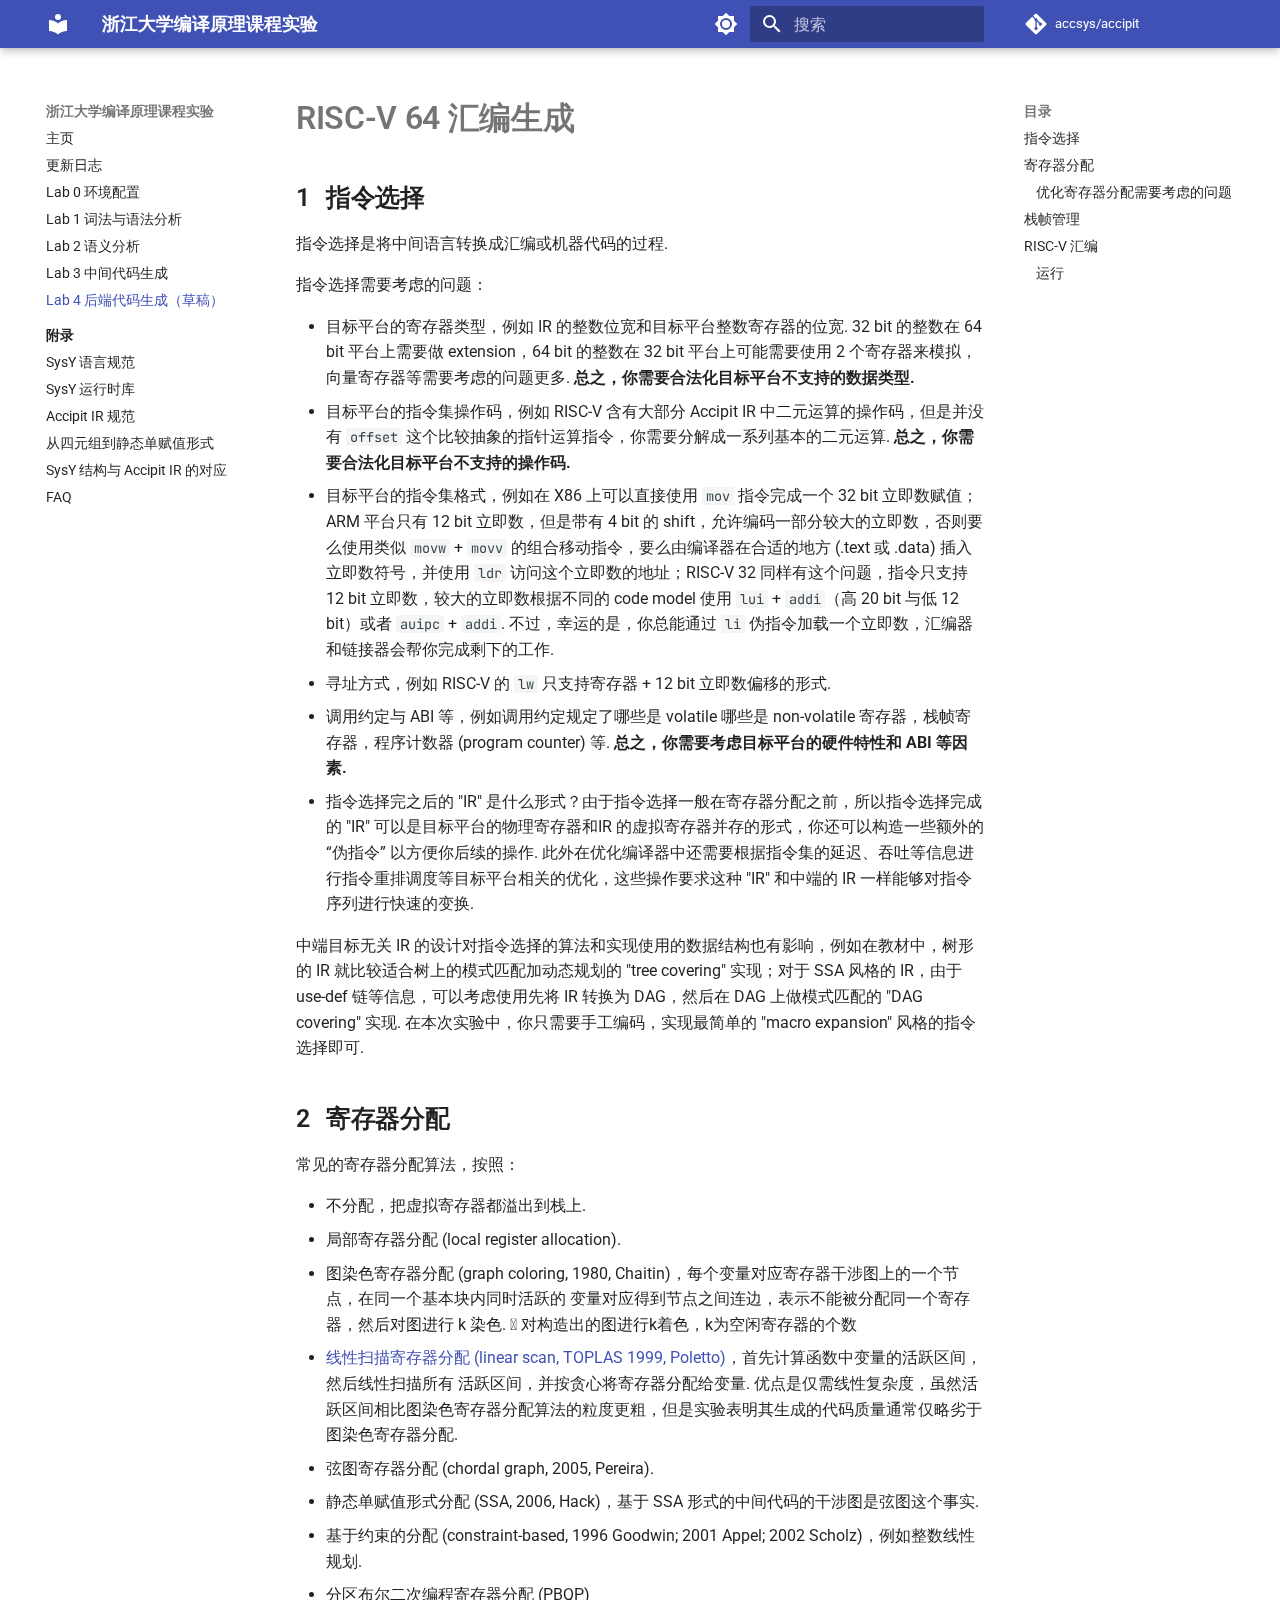
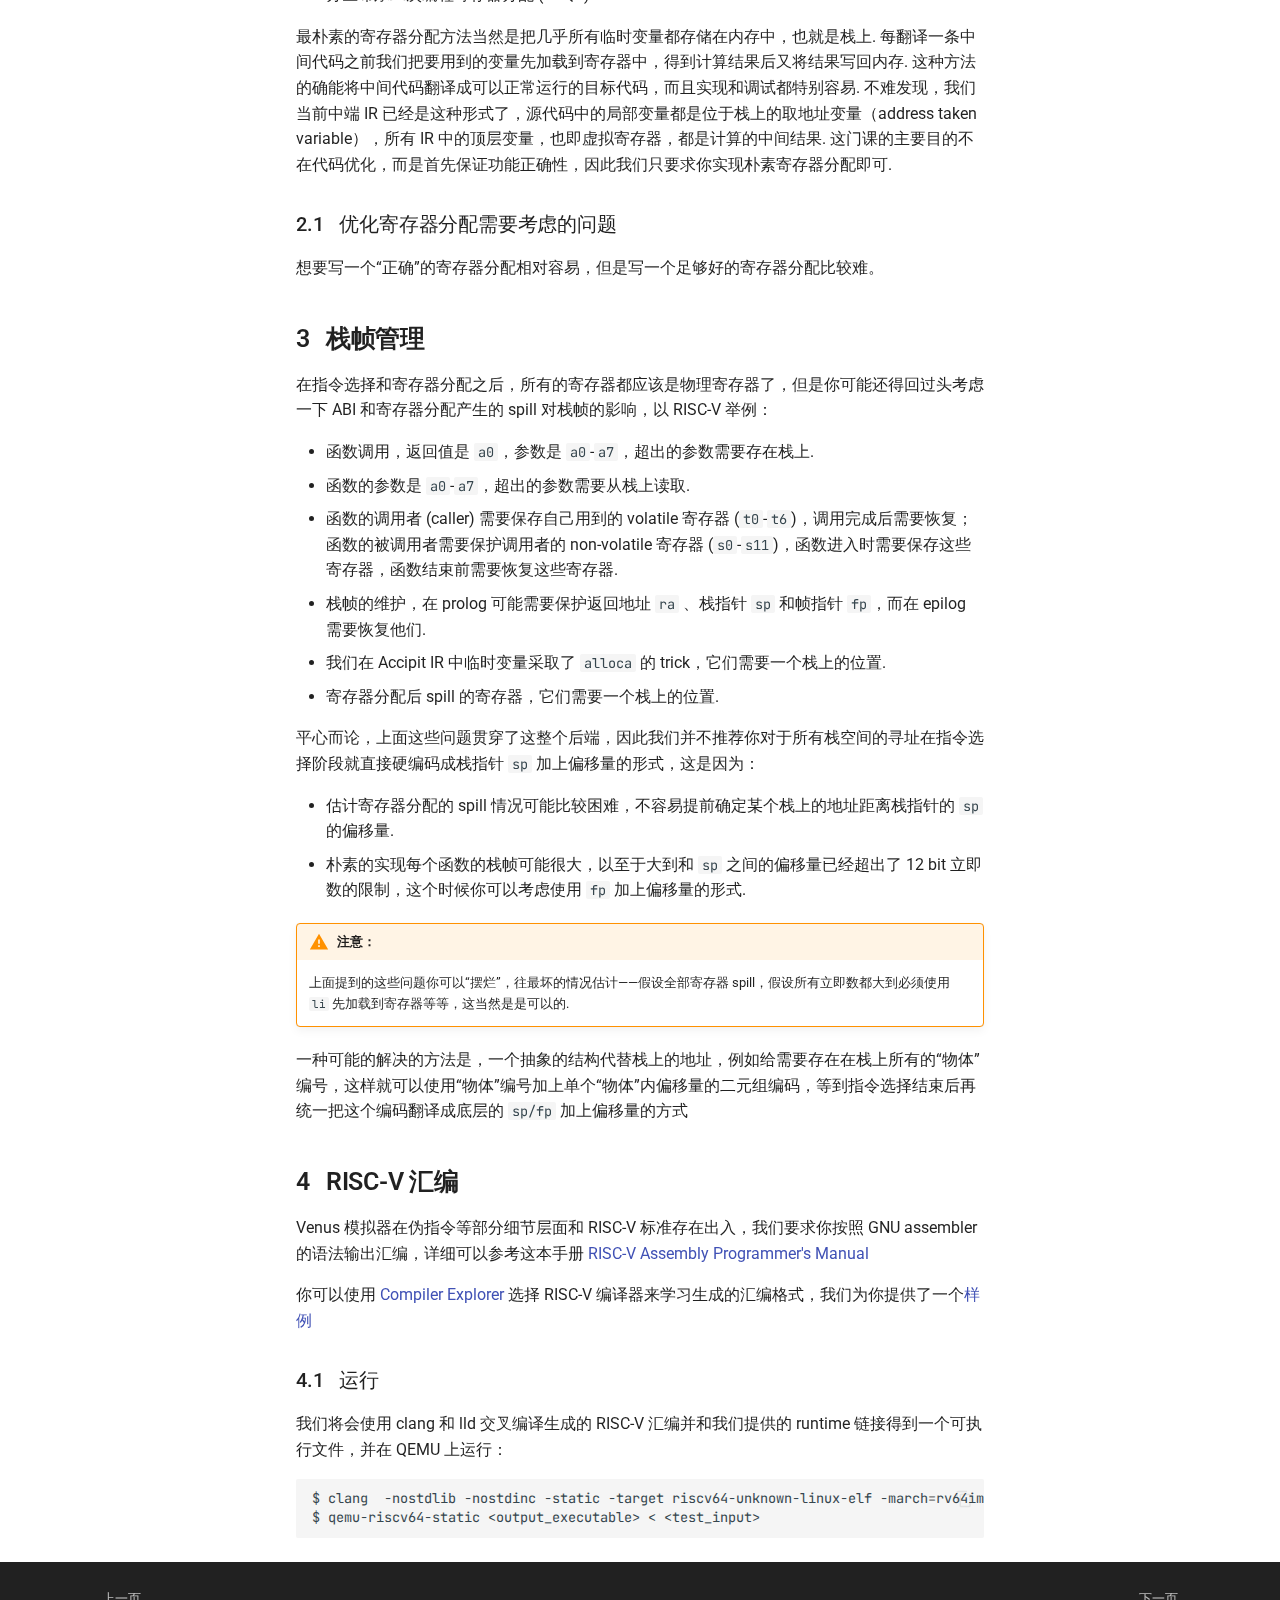
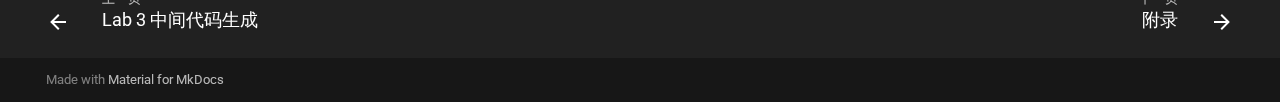
<file: backend/index.html>
<!doctype html>
<html lang="zh" class="no-js">
  <head>
    
      <meta charset="utf-8">
      <meta name="viewport" content="width=device-width,initial-scale=1">
      
      
      
        <link rel="canonical" href="https://accsys.pages.zjusct.io/accipit/backend/">
      
      
        <link rel="prev" href="../middle-ir-gen/">
      
      
        <link rel="next" href="../appendix/">
      
      
      <link rel="icon" href="../images/accsys.png">
      <meta name="generator" content="mkdocs-1.6.0, mkdocs-material-9.5.26">
    
    
      
        <title>Lab 4 后端代码生成（草稿） - 浙江大学编译原理课程实验</title>
      
    
    
      <link rel="stylesheet" href="../assets/stylesheets/main.6543a935.min.css">
      
        
        <link rel="stylesheet" href="../assets/stylesheets/palette.06af60db.min.css">
      
      


    
    
      
    
    
      
        
        
        <link rel="preconnect" href="https://fonts.gstatic.com" crossorigin>
        <link rel="stylesheet" href="https://fonts.googleapis.com/css?family=Roboto:300,300i,400,400i,700,700i%7CJetBrains+Mono:400,400i,700,700i&display=fallback">
        <style>:root{--md-text-font:"Roboto";--md-code-font:"JetBrains Mono"}</style>
      
    
    
      <link rel="stylesheet" href="https://cdn.tonycrane.cc/utils/katex.min.css">
    
      <link rel="stylesheet" href="https://fonts.googleapis.com/css?family=Roboto:500,500i,600,600i&display=fallback">
    
      <link rel="stylesheet" href="../css/custom.css">
    
    <script>__md_scope=new URL("..",location),__md_hash=e=>[...e].reduce((e,_)=>(e<<5)-e+_.charCodeAt(0),0),__md_get=(e,_=localStorage,t=__md_scope)=>JSON.parse(_.getItem(t.pathname+"."+e)),__md_set=(e,_,t=localStorage,a=__md_scope)=>{try{t.setItem(a.pathname+"."+e,JSON.stringify(_))}catch(e){}}</script>
    
      

    
    
    
  </head>
  
  
    
    
      
    
    
    
    
    <body dir="ltr" data-md-color-scheme="default" data-md-color-primary="indigo" data-md-color-accent="indigo">
  
    
    <input class="md-toggle" data-md-toggle="drawer" type="checkbox" id="__drawer" autocomplete="off">
    <input class="md-toggle" data-md-toggle="search" type="checkbox" id="__search" autocomplete="off">
    <label class="md-overlay" for="__drawer"></label>
    <div data-md-component="skip">
      
        
        <a href="#risc-v-64" class="md-skip">
          跳转至
        </a>
      
    </div>
    <div data-md-component="announce">
      
    </div>
    
    
      

  

<header class="md-header md-header--shadow" data-md-component="header">
  <nav class="md-header__inner md-grid" aria-label="页眉">
    <a href=".." title="浙江大学编译原理课程实验" class="md-header__button md-logo" aria-label="浙江大学编译原理课程实验" data-md-component="logo">
      
  
  <svg xmlns="http://www.w3.org/2000/svg" viewBox="0 0 24 24"><path d="M12 8a3 3 0 0 0 3-3 3 3 0 0 0-3-3 3 3 0 0 0-3 3 3 3 0 0 0 3 3m0 3.54C9.64 9.35 6.5 8 3 8v11c3.5 0 6.64 1.35 9 3.54 2.36-2.19 5.5-3.54 9-3.54V8c-3.5 0-6.64 1.35-9 3.54Z"/></svg>

    </a>
    <label class="md-header__button md-icon" for="__drawer">
      
      <svg xmlns="http://www.w3.org/2000/svg" viewBox="0 0 24 24"><path d="M3 6h18v2H3V6m0 5h18v2H3v-2m0 5h18v2H3v-2Z"/></svg>
    </label>
    <div class="md-header__title" data-md-component="header-title">
      <div class="md-header__ellipsis">
        <div class="md-header__topic">
          <span class="md-ellipsis">
            浙江大学编译原理课程实验
          </span>
        </div>
        <div class="md-header__topic" data-md-component="header-topic">
          <span class="md-ellipsis">
            
              Lab 4 后端代码生成（草稿）
            
          </span>
        </div>
      </div>
    </div>
    
      
        <form class="md-header__option" data-md-component="palette">
  
    
    
    
    <input class="md-option" data-md-color-media="(prefers-color-scheme: light)" data-md-color-scheme="default" data-md-color-primary="indigo" data-md-color-accent="indigo"  aria-label="Switch to dark mode"  type="radio" name="__palette" id="__palette_0">
    
      <label class="md-header__button md-icon" title="Switch to dark mode" for="__palette_1" hidden>
        <svg xmlns="http://www.w3.org/2000/svg" viewBox="0 0 24 24"><path d="M12 8a4 4 0 0 0-4 4 4 4 0 0 0 4 4 4 4 0 0 0 4-4 4 4 0 0 0-4-4m0 10a6 6 0 0 1-6-6 6 6 0 0 1 6-6 6 6 0 0 1 6 6 6 6 0 0 1-6 6m8-9.31V4h-4.69L12 .69 8.69 4H4v4.69L.69 12 4 15.31V20h4.69L12 23.31 15.31 20H20v-4.69L23.31 12 20 8.69Z"/></svg>
      </label>
    
  
    
    
    
    <input class="md-option" data-md-color-media="(prefers-color-scheme: dark)" data-md-color-scheme="slate" data-md-color-primary="indigo" data-md-color-accent="indigo"  aria-label="Switch to light mode"  type="radio" name="__palette" id="__palette_1">
    
      <label class="md-header__button md-icon" title="Switch to light mode" for="__palette_0" hidden>
        <svg xmlns="http://www.w3.org/2000/svg" viewBox="0 0 24 24"><path d="M12 18c-.89 0-1.74-.2-2.5-.55C11.56 16.5 13 14.42 13 12c0-2.42-1.44-4.5-3.5-5.45C10.26 6.2 11.11 6 12 6a6 6 0 0 1 6 6 6 6 0 0 1-6 6m8-9.31V4h-4.69L12 .69 8.69 4H4v4.69L.69 12 4 15.31V20h4.69L12 23.31 15.31 20H20v-4.69L23.31 12 20 8.69Z"/></svg>
      </label>
    
  
</form>
      
    
    
      <script>var media,input,key,value,palette=__md_get("__palette");if(palette&&palette.color){"(prefers-color-scheme)"===palette.color.media&&(media=matchMedia("(prefers-color-scheme: light)"),input=document.querySelector(media.matches?"[data-md-color-media='(prefers-color-scheme: light)']":"[data-md-color-media='(prefers-color-scheme: dark)']"),palette.color.media=input.getAttribute("data-md-color-media"),palette.color.scheme=input.getAttribute("data-md-color-scheme"),palette.color.primary=input.getAttribute("data-md-color-primary"),palette.color.accent=input.getAttribute("data-md-color-accent"));for([key,value]of Object.entries(palette.color))document.body.setAttribute("data-md-color-"+key,value)}</script>
    
    
    
      <label class="md-header__button md-icon" for="__search">
        
        <svg xmlns="http://www.w3.org/2000/svg" viewBox="0 0 24 24"><path d="M9.5 3A6.5 6.5 0 0 1 16 9.5c0 1.61-.59 3.09-1.56 4.23l.27.27h.79l5 5-1.5 1.5-5-5v-.79l-.27-.27A6.516 6.516 0 0 1 9.5 16 6.5 6.5 0 0 1 3 9.5 6.5 6.5 0 0 1 9.5 3m0 2C7 5 5 7 5 9.5S7 14 9.5 14 14 12 14 9.5 12 5 9.5 5Z"/></svg>
      </label>
      <div class="md-search" data-md-component="search" role="dialog">
  <label class="md-search__overlay" for="__search"></label>
  <div class="md-search__inner" role="search">
    <form class="md-search__form" name="search">
      <input type="text" class="md-search__input" name="query" aria-label="搜索" placeholder="搜索" autocapitalize="off" autocorrect="off" autocomplete="off" spellcheck="false" data-md-component="search-query" required>
      <label class="md-search__icon md-icon" for="__search">
        
        <svg xmlns="http://www.w3.org/2000/svg" viewBox="0 0 24 24"><path d="M9.5 3A6.5 6.5 0 0 1 16 9.5c0 1.61-.59 3.09-1.56 4.23l.27.27h.79l5 5-1.5 1.5-5-5v-.79l-.27-.27A6.516 6.516 0 0 1 9.5 16 6.5 6.5 0 0 1 3 9.5 6.5 6.5 0 0 1 9.5 3m0 2C7 5 5 7 5 9.5S7 14 9.5 14 14 12 14 9.5 12 5 9.5 5Z"/></svg>
        
        <svg xmlns="http://www.w3.org/2000/svg" viewBox="0 0 24 24"><path d="M20 11v2H8l5.5 5.5-1.42 1.42L4.16 12l7.92-7.92L13.5 5.5 8 11h12Z"/></svg>
      </label>
      <nav class="md-search__options" aria-label="查找">
        
        <button type="reset" class="md-search__icon md-icon" title="清空当前内容" aria-label="清空当前内容" tabindex="-1">
          
          <svg xmlns="http://www.w3.org/2000/svg" viewBox="0 0 24 24"><path d="M19 6.41 17.59 5 12 10.59 6.41 5 5 6.41 10.59 12 5 17.59 6.41 19 12 13.41 17.59 19 19 17.59 13.41 12 19 6.41Z"/></svg>
        </button>
      </nav>
      
    </form>
    <div class="md-search__output">
      <div class="md-search__scrollwrap" tabindex="0" data-md-scrollfix>
        <div class="md-search-result" data-md-component="search-result">
          <div class="md-search-result__meta">
            正在初始化搜索引擎
          </div>
          <ol class="md-search-result__list" role="presentation"></ol>
        </div>
      </div>
    </div>
  </div>
</div>
    
    
      <div class="md-header__source">
        <a href="https://git.zju.edu.cn/accsys/accipit" title="前往仓库" class="md-source" data-md-component="source">
  <div class="md-source__icon md-icon">
    
    <svg xmlns="http://www.w3.org/2000/svg" viewBox="0 0 448 512"><!--! Font Awesome Free 6.5.2 by @fontawesome - https://fontawesome.com License - https://fontawesome.com/license/free (Icons: CC BY 4.0, Fonts: SIL OFL 1.1, Code: MIT License) Copyright 2024 Fonticons, Inc.--><path d="M439.55 236.05 244 40.45a28.87 28.87 0 0 0-40.81 0l-40.66 40.63 51.52 51.52c27.06-9.14 52.68 16.77 43.39 43.68l49.66 49.66c34.23-11.8 61.18 31 35.47 56.69-26.49 26.49-70.21-2.87-56-37.34L240.22 199v121.85c25.3 12.54 22.26 41.85 9.08 55a34.34 34.34 0 0 1-48.55 0c-17.57-17.6-11.07-46.91 11.25-56v-123c-20.8-8.51-24.6-30.74-18.64-45L142.57 101 8.45 235.14a28.86 28.86 0 0 0 0 40.81l195.61 195.6a28.86 28.86 0 0 0 40.8 0l194.69-194.69a28.86 28.86 0 0 0 0-40.81z"/></svg>
  </div>
  <div class="md-source__repository">
    accsys/accipit
  </div>
</a>
      </div>
    
  </nav>
  
</header>
    
    <div class="md-container" data-md-component="container">
      
      
        
          
        
      
      <main class="md-main" data-md-component="main">
        <div class="md-main__inner md-grid">
          
            
              
              <div class="md-sidebar md-sidebar--primary" data-md-component="sidebar" data-md-type="navigation" >
                <div class="md-sidebar__scrollwrap">
                  <div class="md-sidebar__inner">
                    



<nav class="md-nav md-nav--primary" aria-label="导航栏" data-md-level="0">
  <label class="md-nav__title" for="__drawer">
    <a href=".." title="浙江大学编译原理课程实验" class="md-nav__button md-logo" aria-label="浙江大学编译原理课程实验" data-md-component="logo">
      
  
  <svg xmlns="http://www.w3.org/2000/svg" viewBox="0 0 24 24"><path d="M12 8a3 3 0 0 0 3-3 3 3 0 0 0-3-3 3 3 0 0 0-3 3 3 3 0 0 0 3 3m0 3.54C9.64 9.35 6.5 8 3 8v11c3.5 0 6.64 1.35 9 3.54 2.36-2.19 5.5-3.54 9-3.54V8c-3.5 0-6.64 1.35-9 3.54Z"/></svg>

    </a>
    浙江大学编译原理课程实验
  </label>
  
    <div class="md-nav__source">
      <a href="https://git.zju.edu.cn/accsys/accipit" title="前往仓库" class="md-source" data-md-component="source">
  <div class="md-source__icon md-icon">
    
    <svg xmlns="http://www.w3.org/2000/svg" viewBox="0 0 448 512"><!--! Font Awesome Free 6.5.2 by @fontawesome - https://fontawesome.com License - https://fontawesome.com/license/free (Icons: CC BY 4.0, Fonts: SIL OFL 1.1, Code: MIT License) Copyright 2024 Fonticons, Inc.--><path d="M439.55 236.05 244 40.45a28.87 28.87 0 0 0-40.81 0l-40.66 40.63 51.52 51.52c27.06-9.14 52.68 16.77 43.39 43.68l49.66 49.66c34.23-11.8 61.18 31 35.47 56.69-26.49 26.49-70.21-2.87-56-37.34L240.22 199v121.85c25.3 12.54 22.26 41.85 9.08 55a34.34 34.34 0 0 1-48.55 0c-17.57-17.6-11.07-46.91 11.25-56v-123c-20.8-8.51-24.6-30.74-18.64-45L142.57 101 8.45 235.14a28.86 28.86 0 0 0 0 40.81l195.61 195.6a28.86 28.86 0 0 0 40.8 0l194.69-194.69a28.86 28.86 0 0 0 0-40.81z"/></svg>
  </div>
  <div class="md-source__repository">
    accsys/accipit
  </div>
</a>
    </div>
  
  <ul class="md-nav__list" data-md-scrollfix>
    
      
      
  
  
  
  
    <li class="md-nav__item">
      <a href=".." class="md-nav__link">
        
  
  <span class="md-ellipsis">
    主页
  </span>
  

      </a>
    </li>
  

    
      
      
  
  
  
  
    <li class="md-nav__item">
      <a href="../changelog/" class="md-nav__link">
        
  
  <span class="md-ellipsis">
    更新日志
  </span>
  

      </a>
    </li>
  

    
      
      
  
  
  
  
    <li class="md-nav__item">
      <a href="../environment/" class="md-nav__link">
        
  
  <span class="md-ellipsis">
    Lab 0 环境配置
  </span>
  

      </a>
    </li>
  

    
      
      
  
  
  
  
    <li class="md-nav__item">
      <a href="../syntax/" class="md-nav__link">
        
  
  <span class="md-ellipsis">
    Lab 1 词法与语法分析
  </span>
  

      </a>
    </li>
  

    
      
      
  
  
  
  
    <li class="md-nav__item">
      <a href="../semantics/" class="md-nav__link">
        
  
  <span class="md-ellipsis">
    Lab 2 语义分析
  </span>
  

      </a>
    </li>
  

    
      
      
  
  
  
  
    <li class="md-nav__item">
      <a href="../middle-ir-gen/" class="md-nav__link">
        
  
  <span class="md-ellipsis">
    Lab 3 中间代码生成
  </span>
  

      </a>
    </li>
  

    
      
      
  
  
    
  
  
  
    <li class="md-nav__item md-nav__item--active">
      
      <input class="md-nav__toggle md-toggle" type="checkbox" id="__toc">
      
      
        
      
      
        <label class="md-nav__link md-nav__link--active" for="__toc">
          
  
  <span class="md-ellipsis">
    Lab 4 后端代码生成（草稿）
  </span>
  

          <span class="md-nav__icon md-icon"></span>
        </label>
      
      <a href="./" class="md-nav__link md-nav__link--active">
        
  
  <span class="md-ellipsis">
    Lab 4 后端代码生成（草稿）
  </span>
  

      </a>
      
        

<nav class="md-nav md-nav--secondary" aria-label="目录">
  
  
  
    
  
  
    <label class="md-nav__title" for="__toc">
      <span class="md-nav__icon md-icon"></span>
      目录
    </label>
    <ul class="md-nav__list" data-md-component="toc" data-md-scrollfix>
      
        <li class="md-nav__item">
  <a href="#_1" class="md-nav__link">
    <span class="md-ellipsis">
      指令选择
    </span>
  </a>
  
</li>
      
        <li class="md-nav__item">
  <a href="#_2" class="md-nav__link">
    <span class="md-ellipsis">
      寄存器分配
    </span>
  </a>
  
    <nav class="md-nav" aria-label="寄存器分配">
      <ul class="md-nav__list">
        
          <li class="md-nav__item">
  <a href="#_3" class="md-nav__link">
    <span class="md-ellipsis">
      优化寄存器分配需要考虑的问题
    </span>
  </a>
  
</li>
        
      </ul>
    </nav>
  
</li>
      
        <li class="md-nav__item">
  <a href="#_4" class="md-nav__link">
    <span class="md-ellipsis">
      栈帧管理
    </span>
  </a>
  
</li>
      
        <li class="md-nav__item">
  <a href="#risc-v" class="md-nav__link">
    <span class="md-ellipsis">
      RISC-V 汇编
    </span>
  </a>
  
    <nav class="md-nav" aria-label="RISC-V 汇编">
      <ul class="md-nav__list">
        
          <li class="md-nav__item">
  <a href="#_5" class="md-nav__link">
    <span class="md-ellipsis">
      运行
    </span>
  </a>
  
</li>
        
      </ul>
    </nav>
  
</li>
      
    </ul>
  
</nav>
      
    </li>
  

    
      
      
  
  
  
  
    
    
      
        
          
        
      
        
      
        
      
        
      
        
      
        
      
        
      
    
    
      
        
        
      
    
    
    <li class="md-nav__item md-nav__item--section md-nav__item--nested">
      
        
        
        <input class="md-nav__toggle md-toggle " type="checkbox" id="__nav_8" >
        
          
          
          <div class="md-nav__link md-nav__container">
            <a href="../appendix/" class="md-nav__link ">
              
  
  <span class="md-ellipsis">
    附录
  </span>
  

            </a>
            
              
              <label class="md-nav__link " for="__nav_8" id="__nav_8_label" tabindex="">
                <span class="md-nav__icon md-icon"></span>
              </label>
            
          </div>
        
        <nav class="md-nav" data-md-level="1" aria-labelledby="__nav_8_label" aria-expanded="false">
          <label class="md-nav__title" for="__nav_8">
            <span class="md-nav__icon md-icon"></span>
            附录
          </label>
          <ul class="md-nav__list" data-md-scrollfix>
            
              
            
              
                
  
  
  
  
    <li class="md-nav__item">
      <a href="../appendix/sysy-spec/" class="md-nav__link">
        
  
  <span class="md-ellipsis">
    SysY 语言规范
  </span>
  

      </a>
    </li>
  

              
            
              
                
  
  
  
  
    <li class="md-nav__item">
      <a href="../appendix/sysy-runtime/" class="md-nav__link">
        
  
  <span class="md-ellipsis">
    SysY 运行时库
  </span>
  

      </a>
    </li>
  

              
            
              
                
  
  
  
  
    <li class="md-nav__item">
      <a href="../appendix/accipit-spec/" class="md-nav__link">
        
  
  <span class="md-ellipsis">
    Accipit IR 规范
  </span>
  

      </a>
    </li>
  

              
            
              
                
  
  
  
  
    <li class="md-nav__item">
      <a href="../appendix/quads2ssa/" class="md-nav__link">
        
  
  <span class="md-ellipsis">
    从四元组到静态单赋值形式
  </span>
  

      </a>
    </li>
  

              
            
              
                
  
  
  
  
    <li class="md-nav__item">
      <a href="../appendix/sysy-accipit-mapping/" class="md-nav__link">
        
  
  <span class="md-ellipsis">
    SysY 结构与 Accipit IR 的对应
  </span>
  

      </a>
    </li>
  

              
            
              
                
  
  
  
  
    <li class="md-nav__item">
      <a href="../appendix/faq/" class="md-nav__link">
        
  
  <span class="md-ellipsis">
    FAQ
  </span>
  

      </a>
    </li>
  

              
            
          </ul>
        </nav>
      
    </li>
  

    
  </ul>
</nav>
                  </div>
                </div>
              </div>
            
            
              
              <div class="md-sidebar md-sidebar--secondary" data-md-component="sidebar" data-md-type="toc" >
                <div class="md-sidebar__scrollwrap">
                  <div class="md-sidebar__inner">
                    

<nav class="md-nav md-nav--secondary" aria-label="目录">
  
  
  
    
  
  
    <label class="md-nav__title" for="__toc">
      <span class="md-nav__icon md-icon"></span>
      目录
    </label>
    <ul class="md-nav__list" data-md-component="toc" data-md-scrollfix>
      
        <li class="md-nav__item">
  <a href="#_1" class="md-nav__link">
    <span class="md-ellipsis">
      指令选择
    </span>
  </a>
  
</li>
      
        <li class="md-nav__item">
  <a href="#_2" class="md-nav__link">
    <span class="md-ellipsis">
      寄存器分配
    </span>
  </a>
  
    <nav class="md-nav" aria-label="寄存器分配">
      <ul class="md-nav__list">
        
          <li class="md-nav__item">
  <a href="#_3" class="md-nav__link">
    <span class="md-ellipsis">
      优化寄存器分配需要考虑的问题
    </span>
  </a>
  
</li>
        
      </ul>
    </nav>
  
</li>
      
        <li class="md-nav__item">
  <a href="#_4" class="md-nav__link">
    <span class="md-ellipsis">
      栈帧管理
    </span>
  </a>
  
</li>
      
        <li class="md-nav__item">
  <a href="#risc-v" class="md-nav__link">
    <span class="md-ellipsis">
      RISC-V 汇编
    </span>
  </a>
  
    <nav class="md-nav" aria-label="RISC-V 汇编">
      <ul class="md-nav__list">
        
          <li class="md-nav__item">
  <a href="#_5" class="md-nav__link">
    <span class="md-ellipsis">
      运行
    </span>
  </a>
  
</li>
        
      </ul>
    </nav>
  
</li>
      
    </ul>
  
</nav>
                  </div>
                </div>
              </div>
            
          
          
            <div class="md-content" data-md-component="content">
              <article class="md-content__inner md-typeset">
                
                  


<h1 id="risc-v-64">RISC-V 64 汇编生成<a class="headerlink" href="#risc-v-64" title="Permanent link">&para;</a></h1>
<h2 id="_1">指令选择<a class="headerlink" href="#_1" title="Permanent link">&para;</a></h2>
<p>指令选择是将中间语言转换成汇编或机器代码的过程.</p>
<p>指令选择需要考虑的问题：</p>
<ul>
<li>目标平台的寄存器类型，例如 IR 的整数位宽和目标平台整数寄存器的位宽.
32 bit 的整数在 64 bit 平台上需要做 extension，64 bit 的整数在 32 bit 平台上可能需要使用 2 个寄存器来模拟，向量寄存器等需要考虑的问题更多.
<strong>总之，你需要合法化目标平台不支持的数据类型.</strong></li>
<li>目标平台的指令集操作码，例如 RISC-V 含有大部分 Accipit IR 中二元运算的操作码，但是并没有 <code>offset</code> 这个比较抽象的指针运算指令，你需要分解成一系列基本的二元运算.
<strong>总之，你需要合法化目标平台不支持的操作码.</strong></li>
<li>目标平台的指令集格式，例如在 X86 上可以直接使用 <code>mov</code> 指令完成一个 32 bit 立即数赋值；ARM 平台只有 12 bit 立即数，但是带有 4 bit 的 shift，允许编码一部分较大的立即数，否则要么使用类似 <code>movw</code> + <code>movv</code> 的组合移动指令，要么由编译器在合适的地方 (.text 或 .data) 插入立即数符号，并使用 <code>ldr</code> 访问这个立即数的地址；RISC-V 32 同样有这个问题，指令只支持 12 bit 立即数，较大的立即数根据不同的 code model 使用 <code>lui</code> + <code>addi</code>（高 20 bit 与低 12 bit）或者 <code>auipc</code> + <code>addi</code>.
不过，幸运的是，你总能通过 <code>li</code> 伪指令加载一个立即数，汇编器和链接器会帮你完成剩下的工作.</li>
<li>寻址方式，例如 RISC-V 的 <code>lw</code> 只支持寄存器 + 12 bit 立即数偏移的形式.</li>
<li>调用约定与 ABI 等，例如调用约定规定了哪些是 volatile 哪些是 non-volatile 寄存器，栈帧寄存器，程序计数器 (program counter) 等.
<strong>总之，你需要考虑目标平台的硬件特性和 ABI 等因素.</strong></li>
<li>指令选择完之后的 "IR" 是什么形式？由于指令选择一般在寄存器分配之前，所以指令选择完成的 "IR" 可以是目标平台的物理寄存器和IR 的虚拟寄存器并存的形式，你还可以构造一些额外的 “伪指令” 以方便你后续的操作.
此外在优化编译器中还需要根据指令集的延迟、吞吐等信息进行指令重排调度等目标平台相关的优化，这些操作要求这种 "IR" 和中端的 IR 一样能够对指令序列进行快速的变换.</li>
</ul>
<p>中端目标无关 IR 的设计对指令选择的算法和实现使用的数据结构也有影响，例如在教材中，树形的 IR 就比较适合树上的模式匹配加动态规划的 "tree covering" 实现；对于 SSA 风格的 IR，由于 use-def 链等信息，可以考虑使用先将 IR 转换为 DAG，然后在 DAG 上做模式匹配的 "DAG covering" 实现.
在本次实验中，你只需要手工编码，实现最简单的 "macro expansion" 风格的指令选择即可.</p>
<h2 id="_2">寄存器分配<a class="headerlink" href="#_2" title="Permanent link">&para;</a></h2>
<p>常见的寄存器分配算法，按照：</p>
<ul>
<li>不分配，把虚拟寄存器都溢出到栈上.</li>
<li>局部寄存器分配 (local register allocation).</li>
<li>图染色寄存器分配 (graph coloring, 1980, Chaitin)，每个变量对应寄存器干涉图上的一个节点，在同一个基本块内同时活跃的
变量对应得到节点之间连边，表示不能被分配同一个寄存器，然后对图进行 k 染色.
 对构造出的图进行k着色，k为空闲寄存器的个数</li>
<li><a href="https://web.cs.ucla.edu/~palsberg/course/cs132/linearscan.pdf">线性扫描寄存器分配 (linear scan, TOPLAS 1999, Poletto)</a>，首先计算函数中变量的活跃区间，然后线性扫描所有
活跃区间，并按贪心将寄存器分配给变量.
优点是仅需线性复杂度，虽然活跃区间相比图染色寄存器分配算法的粒度更粗，但是实验表明其生成的代码质量通常仅略劣于图染色寄存器分配.</li>
<li>弦图寄存器分配 (chordal graph, 2005, Pereira).</li>
<li>静态单赋值形式分配 (SSA, 2006, Hack)，基于 SSA 形式的中间代码的干涉图是弦图这个事实.</li>
<li>基于约束的分配 (constraint-based, 1996 Goodwin; 2001 Appel; 2002 Scholz)，例如整数线性规划.</li>
<li>分区布尔二次编程寄存器分配 (PBQP)</li>
</ul>
<p>最朴素的寄存器分配方法当然是把几乎所有临时变量都存储在内存中，也就是栈上.
每翻译一条中间代码之前我们把要用到的变量先加载到寄存器中，得到计算结果后又将结果写回内存.
这种方法的确能将中间代码翻译成可以正常运行的目标代码，而且实现和调试都特别容易.
不难发现，我们当前中端 IR 已经是这种形式了，源代码中的局部变量都是位于栈上的取地址变量（address taken variable），所有 IR 中的顶层变量，也即虚拟寄存器，都是计算的中间结果.
这门课的主要目的不在代码优化，而是首先保证功能正确性，因此我们只要求你实现朴素寄存器分配即可.</p>
<h3 id="_3">优化寄存器分配需要考虑的问题<a class="headerlink" href="#_3" title="Permanent link">&para;</a></h3>
<p>想要写一个“正确”的寄存器分配相对容易，但是写一个足够好的寄存器分配比较难。</p>
<h2 id="_4">栈帧管理<a class="headerlink" href="#_4" title="Permanent link">&para;</a></h2>
<p>在指令选择和寄存器分配之后，所有的寄存器都应该是物理寄存器了，但是你可能还得回过头考虑一下 ABI 和寄存器分配产生的 spill 对栈帧的影响，以 RISC-V 举例：</p>
<ul>
<li>函数调用，返回值是 <code>a0</code>，参数是 <code>a0</code>-<code>a7</code>，超出的参数需要存在栈上.</li>
<li>函数的参数是 <code>a0</code>-<code>a7</code>，超出的参数需要从栈上读取.</li>
<li>函数的调用者 (caller) 需要保存自己用到的 volatile 寄存器 (<code>t0</code>-<code>t6</code>)，调用完成后需要恢复；函数的被调用者需要保护调用者的 non-volatile 寄存器 (<code>s0</code>-<code>s11</code>)，函数进入时需要保存这些寄存器，函数结束前需要恢复这些寄存器.</li>
<li>栈帧的维护，在 prolog 可能需要保护返回地址 <code>ra</code> 、栈指针 <code>sp</code> 和帧指针 <code>fp</code>，而在 epilog 需要恢复他们.</li>
<li>我们在 Accipit IR 中临时变量采取了 <code>alloca</code> 的 trick，它们需要一个栈上的位置.</li>
<li>寄存器分配后 spill 的寄存器，它们需要一个栈上的位置.</li>
</ul>
<p>平心而论，上面这些问题贯穿了这整个后端，因此我们并不推荐你对于所有栈空间的寻址在指令选择阶段就直接硬编码成栈指针 <code>sp</code> 加上偏移量的形式，这是因为：</p>
<ul>
<li>估计寄存器分配的 spill 情况可能比较困难，不容易提前确定某个栈上的地址距离栈指针的 <code>sp</code> 的偏移量.</li>
<li>朴素的实现每个函数的栈帧可能很大，以至于大到和 <code>sp</code> 之间的偏移量已经超出了 12 bit 立即数的限制，这个时候你可以考虑使用 <code>fp</code> 加上偏移量的形式.</li>
</ul>
<div class="admonition warning">
<p class="admonition-title">注意：</p>
<p>上面提到的这些问题你可以“摆烂”，往最坏的情况估计——假设全部寄存器 spill，假设所有立即数都大到必须使用 <code>li</code> 先加载到寄存器等等，这当然是是可以的.</p>
</div>
<p>一种可能的解决的方法是，一个抽象的结构代替栈上的地址，例如给需要存在在栈上所有的“物体”编号，这样就可以使用“物体”编号加上单个“物体”内偏移量的二元组编码，等到指令选择结束后再统一把这个编码翻译成底层的 <code>sp/fp</code> 加上偏移量的方式</p>
<h2 id="risc-v">RISC-V 汇编<a class="headerlink" href="#risc-v" title="Permanent link">&para;</a></h2>
<p>Venus 模拟器在伪指令等部分细节层面和 RISC-V 标准存在出入，我们要求你按照 GNU assembler 的语法输出汇编，详细可以参考这本手册 <a href="https://github.com/riscv-non-isa/riscv-asm-manual/blob/master/riscv-asm.md">RISC-V Assembly Programmer's Manual</a></p>
<p>你可以使用 <a href="https://godbolt.org/">Compiler Explorer</a> 选择 RISC-V 编译器来学习生成的汇编格式，我们为你提供了一个<a href="https://godbolt.org/z/9aYKdjK6n">样例</a></p>
<h3 id="_5">运行<a class="headerlink" href="#_5" title="Permanent link">&para;</a></h3>
<p>我们将会使用 clang 和 lld 交叉编译生成的 RISC-V 汇编并和我们提供的 runtime 链接得到一个可执行文件，并在 QEMU 上运行：</p>
<div class="highlight"><pre><span></span><code><a id="__codelineno-0-1" name="__codelineno-0-1" href="#__codelineno-0-1"></a>$<span class="w"> </span>clang<span class="w">  </span>-nostdlib<span class="w"> </span>-nostdinc<span class="w"> </span>-static<span class="w"> </span>-target<span class="w"> </span>riscv64-unknown-linux-elf<span class="w"> </span>-march<span class="o">=</span>rv64im<span class="w"> </span>-mabi<span class="o">=</span>lp64<span class="w"> </span>-fuse-ld<span class="o">=</span>lld<span class="w"> </span>&lt;output_asm.S&gt;<span class="w"> </span>-o<span class="w"> </span>&lt;output_executable&gt;<span class="w"> </span>-L&lt;path_to_sysy_runtime_lib&gt;<span class="w"> </span>-lsysy
<a id="__codelineno-0-2" name="__codelineno-0-2" href="#__codelineno-0-2"></a>$<span class="w"> </span>qemu-riscv64-static<span class="w"> </span>&lt;output_executable&gt;<span class="w"> </span>&lt;<span class="w"> </span>&lt;test_input&gt;
</code></pre></div>












                
              </article>
            </div>
          
          
<script>var target=document.getElementById(location.hash.slice(1));target&&target.name&&(target.checked=target.name.startsWith("__tabbed_"))</script>
        </div>
        
          <button type="button" class="md-top md-icon" data-md-component="top" hidden>
  
  <svg xmlns="http://www.w3.org/2000/svg" viewBox="0 0 24 24"><path d="M13 20h-2V8l-5.5 5.5-1.42-1.42L12 4.16l7.92 7.92-1.42 1.42L13 8v12Z"/></svg>
  回到页面顶部
</button>
        
      </main>
      
        <footer class="md-footer">
  
    
      
      <nav class="md-footer__inner md-grid" aria-label="页脚" >
        
          
          <a href="../middle-ir-gen/" class="md-footer__link md-footer__link--prev" aria-label="上一页: Lab 3 中间代码生成">
            <div class="md-footer__button md-icon">
              
              <svg xmlns="http://www.w3.org/2000/svg" viewBox="0 0 24 24"><path d="M20 11v2H8l5.5 5.5-1.42 1.42L4.16 12l7.92-7.92L13.5 5.5 8 11h12Z"/></svg>
            </div>
            <div class="md-footer__title">
              <span class="md-footer__direction">
                上一页
              </span>
              <div class="md-ellipsis">
                Lab 3 中间代码生成
              </div>
            </div>
          </a>
        
        
          
          <a href="../appendix/" class="md-footer__link md-footer__link--next" aria-label="下一页: 附录">
            <div class="md-footer__title">
              <span class="md-footer__direction">
                下一页
              </span>
              <div class="md-ellipsis">
                附录
              </div>
            </div>
            <div class="md-footer__button md-icon">
              
              <svg xmlns="http://www.w3.org/2000/svg" viewBox="0 0 24 24"><path d="M4 11v2h12l-5.5 5.5 1.42 1.42L19.84 12l-7.92-7.92L10.5 5.5 16 11H4Z"/></svg>
            </div>
          </a>
        
      </nav>
    
  
  <div class="md-footer-meta md-typeset">
    <div class="md-footer-meta__inner md-grid">
      <div class="md-copyright">
  
  
    Made with
    <a href="https://squidfunk.github.io/mkdocs-material/" target="_blank" rel="noopener">
      Material for MkDocs
    </a>
  
</div>
      
    </div>
  </div>
</footer>
      
    </div>
    <div class="md-dialog" data-md-component="dialog">
      <div class="md-dialog__inner md-typeset"></div>
    </div>
    
    
    <script id="__config" type="application/json">{"base": "..", "features": ["content.code.annotate", "content.code.copy", "navigation.tracking", "navigation.top", "navigation.footer", "navigation.indexes", "navigation.sections"], "search": "../assets/javascripts/workers/search.b8dbb3d2.min.js", "translations": {"clipboard.copied": "\u5df2\u590d\u5236", "clipboard.copy": "\u590d\u5236", "search.result.more.one": "\u5728\u8be5\u9875\u4e0a\u8fd8\u6709 1 \u4e2a\u7b26\u5408\u6761\u4ef6\u7684\u7ed3\u679c", "search.result.more.other": "\u5728\u8be5\u9875\u4e0a\u8fd8\u6709 # \u4e2a\u7b26\u5408\u6761\u4ef6\u7684\u7ed3\u679c", "search.result.none": "\u6ca1\u6709\u627e\u5230\u7b26\u5408\u6761\u4ef6\u7684\u7ed3\u679c", "search.result.one": "\u627e\u5230 1 \u4e2a\u7b26\u5408\u6761\u4ef6\u7684\u7ed3\u679c", "search.result.other": "# \u4e2a\u7b26\u5408\u6761\u4ef6\u7684\u7ed3\u679c", "search.result.placeholder": "\u952e\u5165\u4ee5\u5f00\u59cb\u641c\u7d22", "search.result.term.missing": "\u7f3a\u5c11", "select.version": "\u9009\u62e9\u5f53\u524d\u7248\u672c"}}</script>
    
    
      <script src="../assets/javascripts/bundle.ad660dcc.min.js"></script>
      
        <script src="https://cdn.tonycrane.cc/utils/katex.min.js"></script>
      
        <script src="../javascripts/katex.js"></script>
      
    
  </body>
</html>
</file>
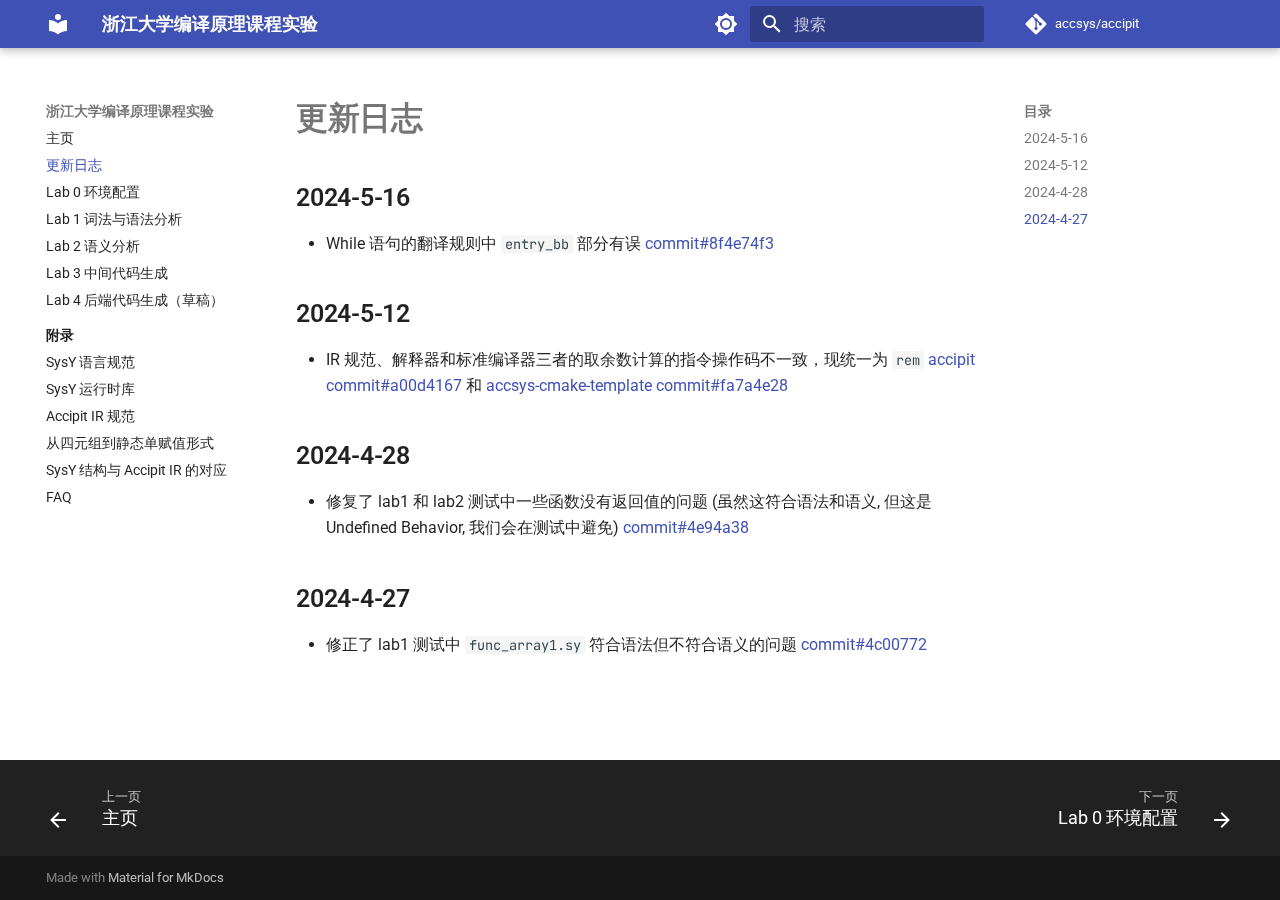
<file: changelog/index.html>
<!doctype html>
<html lang="zh" class="no-js">
  <head>
    
      <meta charset="utf-8">
      <meta name="viewport" content="width=device-width,initial-scale=1">
      
      
      
        <link rel="canonical" href="https://accsys.pages.zjusct.io/accipit/changelog/">
      
      
        <link rel="prev" href="..">
      
      
        <link rel="next" href="../environment/">
      
      
      <link rel="icon" href="../images/accsys.png">
      <meta name="generator" content="mkdocs-1.6.0, mkdocs-material-9.5.26">
    
    
      
        <title>更新日志 - 浙江大学编译原理课程实验</title>
      
    
    
      <link rel="stylesheet" href="../assets/stylesheets/main.6543a935.min.css">
      
        
        <link rel="stylesheet" href="../assets/stylesheets/palette.06af60db.min.css">
      
      


    
    
      
    
    
      
        
        
        <link rel="preconnect" href="https://fonts.gstatic.com" crossorigin>
        <link rel="stylesheet" href="https://fonts.googleapis.com/css?family=Roboto:300,300i,400,400i,700,700i%7CJetBrains+Mono:400,400i,700,700i&display=fallback">
        <style>:root{--md-text-font:"Roboto";--md-code-font:"JetBrains Mono"}</style>
      
    
    
      <link rel="stylesheet" href="https://cdn.tonycrane.cc/utils/katex.min.css">
    
      <link rel="stylesheet" href="https://fonts.googleapis.com/css?family=Roboto:500,500i,600,600i&display=fallback">
    
      <link rel="stylesheet" href="../css/custom.css">
    
    <script>__md_scope=new URL("..",location),__md_hash=e=>[...e].reduce((e,_)=>(e<<5)-e+_.charCodeAt(0),0),__md_get=(e,_=localStorage,t=__md_scope)=>JSON.parse(_.getItem(t.pathname+"."+e)),__md_set=(e,_,t=localStorage,a=__md_scope)=>{try{t.setItem(a.pathname+"."+e,JSON.stringify(_))}catch(e){}}</script>
    
      

    
    
    
  </head>
  
  
    
    
      
    
    
    
    
    <body dir="ltr" data-md-color-scheme="default" data-md-color-primary="indigo" data-md-color-accent="indigo">
  
    
    <input class="md-toggle" data-md-toggle="drawer" type="checkbox" id="__drawer" autocomplete="off">
    <input class="md-toggle" data-md-toggle="search" type="checkbox" id="__search" autocomplete="off">
    <label class="md-overlay" for="__drawer"></label>
    <div data-md-component="skip">
      
        
        <a href="#_1" class="md-skip">
          跳转至
        </a>
      
    </div>
    <div data-md-component="announce">
      
    </div>
    
    
      

  

<header class="md-header md-header--shadow" data-md-component="header">
  <nav class="md-header__inner md-grid" aria-label="页眉">
    <a href=".." title="浙江大学编译原理课程实验" class="md-header__button md-logo" aria-label="浙江大学编译原理课程实验" data-md-component="logo">
      
  
  <svg xmlns="http://www.w3.org/2000/svg" viewBox="0 0 24 24"><path d="M12 8a3 3 0 0 0 3-3 3 3 0 0 0-3-3 3 3 0 0 0-3 3 3 3 0 0 0 3 3m0 3.54C9.64 9.35 6.5 8 3 8v11c3.5 0 6.64 1.35 9 3.54 2.36-2.19 5.5-3.54 9-3.54V8c-3.5 0-6.64 1.35-9 3.54Z"/></svg>

    </a>
    <label class="md-header__button md-icon" for="__drawer">
      
      <svg xmlns="http://www.w3.org/2000/svg" viewBox="0 0 24 24"><path d="M3 6h18v2H3V6m0 5h18v2H3v-2m0 5h18v2H3v-2Z"/></svg>
    </label>
    <div class="md-header__title" data-md-component="header-title">
      <div class="md-header__ellipsis">
        <div class="md-header__topic">
          <span class="md-ellipsis">
            浙江大学编译原理课程实验
          </span>
        </div>
        <div class="md-header__topic" data-md-component="header-topic">
          <span class="md-ellipsis">
            
              更新日志
            
          </span>
        </div>
      </div>
    </div>
    
      
        <form class="md-header__option" data-md-component="palette">
  
    
    
    
    <input class="md-option" data-md-color-media="(prefers-color-scheme: light)" data-md-color-scheme="default" data-md-color-primary="indigo" data-md-color-accent="indigo"  aria-label="Switch to dark mode"  type="radio" name="__palette" id="__palette_0">
    
      <label class="md-header__button md-icon" title="Switch to dark mode" for="__palette_1" hidden>
        <svg xmlns="http://www.w3.org/2000/svg" viewBox="0 0 24 24"><path d="M12 8a4 4 0 0 0-4 4 4 4 0 0 0 4 4 4 4 0 0 0 4-4 4 4 0 0 0-4-4m0 10a6 6 0 0 1-6-6 6 6 0 0 1 6-6 6 6 0 0 1 6 6 6 6 0 0 1-6 6m8-9.31V4h-4.69L12 .69 8.69 4H4v4.69L.69 12 4 15.31V20h4.69L12 23.31 15.31 20H20v-4.69L23.31 12 20 8.69Z"/></svg>
      </label>
    
  
    
    
    
    <input class="md-option" data-md-color-media="(prefers-color-scheme: dark)" data-md-color-scheme="slate" data-md-color-primary="indigo" data-md-color-accent="indigo"  aria-label="Switch to light mode"  type="radio" name="__palette" id="__palette_1">
    
      <label class="md-header__button md-icon" title="Switch to light mode" for="__palette_0" hidden>
        <svg xmlns="http://www.w3.org/2000/svg" viewBox="0 0 24 24"><path d="M12 18c-.89 0-1.74-.2-2.5-.55C11.56 16.5 13 14.42 13 12c0-2.42-1.44-4.5-3.5-5.45C10.26 6.2 11.11 6 12 6a6 6 0 0 1 6 6 6 6 0 0 1-6 6m8-9.31V4h-4.69L12 .69 8.69 4H4v4.69L.69 12 4 15.31V20h4.69L12 23.31 15.31 20H20v-4.69L23.31 12 20 8.69Z"/></svg>
      </label>
    
  
</form>
      
    
    
      <script>var media,input,key,value,palette=__md_get("__palette");if(palette&&palette.color){"(prefers-color-scheme)"===palette.color.media&&(media=matchMedia("(prefers-color-scheme: light)"),input=document.querySelector(media.matches?"[data-md-color-media='(prefers-color-scheme: light)']":"[data-md-color-media='(prefers-color-scheme: dark)']"),palette.color.media=input.getAttribute("data-md-color-media"),palette.color.scheme=input.getAttribute("data-md-color-scheme"),palette.color.primary=input.getAttribute("data-md-color-primary"),palette.color.accent=input.getAttribute("data-md-color-accent"));for([key,value]of Object.entries(palette.color))document.body.setAttribute("data-md-color-"+key,value)}</script>
    
    
    
      <label class="md-header__button md-icon" for="__search">
        
        <svg xmlns="http://www.w3.org/2000/svg" viewBox="0 0 24 24"><path d="M9.5 3A6.5 6.5 0 0 1 16 9.5c0 1.61-.59 3.09-1.56 4.23l.27.27h.79l5 5-1.5 1.5-5-5v-.79l-.27-.27A6.516 6.516 0 0 1 9.5 16 6.5 6.5 0 0 1 3 9.5 6.5 6.5 0 0 1 9.5 3m0 2C7 5 5 7 5 9.5S7 14 9.5 14 14 12 14 9.5 12 5 9.5 5Z"/></svg>
      </label>
      <div class="md-search" data-md-component="search" role="dialog">
  <label class="md-search__overlay" for="__search"></label>
  <div class="md-search__inner" role="search">
    <form class="md-search__form" name="search">
      <input type="text" class="md-search__input" name="query" aria-label="搜索" placeholder="搜索" autocapitalize="off" autocorrect="off" autocomplete="off" spellcheck="false" data-md-component="search-query" required>
      <label class="md-search__icon md-icon" for="__search">
        
        <svg xmlns="http://www.w3.org/2000/svg" viewBox="0 0 24 24"><path d="M9.5 3A6.5 6.5 0 0 1 16 9.5c0 1.61-.59 3.09-1.56 4.23l.27.27h.79l5 5-1.5 1.5-5-5v-.79l-.27-.27A6.516 6.516 0 0 1 9.5 16 6.5 6.5 0 0 1 3 9.5 6.5 6.5 0 0 1 9.5 3m0 2C7 5 5 7 5 9.5S7 14 9.5 14 14 12 14 9.5 12 5 9.5 5Z"/></svg>
        
        <svg xmlns="http://www.w3.org/2000/svg" viewBox="0 0 24 24"><path d="M20 11v2H8l5.5 5.5-1.42 1.42L4.16 12l7.92-7.92L13.5 5.5 8 11h12Z"/></svg>
      </label>
      <nav class="md-search__options" aria-label="查找">
        
        <button type="reset" class="md-search__icon md-icon" title="清空当前内容" aria-label="清空当前内容" tabindex="-1">
          
          <svg xmlns="http://www.w3.org/2000/svg" viewBox="0 0 24 24"><path d="M19 6.41 17.59 5 12 10.59 6.41 5 5 6.41 10.59 12 5 17.59 6.41 19 12 13.41 17.59 19 19 17.59 13.41 12 19 6.41Z"/></svg>
        </button>
      </nav>
      
    </form>
    <div class="md-search__output">
      <div class="md-search__scrollwrap" tabindex="0" data-md-scrollfix>
        <div class="md-search-result" data-md-component="search-result">
          <div class="md-search-result__meta">
            正在初始化搜索引擎
          </div>
          <ol class="md-search-result__list" role="presentation"></ol>
        </div>
      </div>
    </div>
  </div>
</div>
    
    
      <div class="md-header__source">
        <a href="https://git.zju.edu.cn/accsys/accipit" title="前往仓库" class="md-source" data-md-component="source">
  <div class="md-source__icon md-icon">
    
    <svg xmlns="http://www.w3.org/2000/svg" viewBox="0 0 448 512"><!--! Font Awesome Free 6.5.2 by @fontawesome - https://fontawesome.com License - https://fontawesome.com/license/free (Icons: CC BY 4.0, Fonts: SIL OFL 1.1, Code: MIT License) Copyright 2024 Fonticons, Inc.--><path d="M439.55 236.05 244 40.45a28.87 28.87 0 0 0-40.81 0l-40.66 40.63 51.52 51.52c27.06-9.14 52.68 16.77 43.39 43.68l49.66 49.66c34.23-11.8 61.18 31 35.47 56.69-26.49 26.49-70.21-2.87-56-37.34L240.22 199v121.85c25.3 12.54 22.26 41.85 9.08 55a34.34 34.34 0 0 1-48.55 0c-17.57-17.6-11.07-46.91 11.25-56v-123c-20.8-8.51-24.6-30.74-18.64-45L142.57 101 8.45 235.14a28.86 28.86 0 0 0 0 40.81l195.61 195.6a28.86 28.86 0 0 0 40.8 0l194.69-194.69a28.86 28.86 0 0 0 0-40.81z"/></svg>
  </div>
  <div class="md-source__repository">
    accsys/accipit
  </div>
</a>
      </div>
    
  </nav>
  
</header>
    
    <div class="md-container" data-md-component="container">
      
      
        
          
        
      
      <main class="md-main" data-md-component="main">
        <div class="md-main__inner md-grid">
          
            
              
              <div class="md-sidebar md-sidebar--primary" data-md-component="sidebar" data-md-type="navigation" >
                <div class="md-sidebar__scrollwrap">
                  <div class="md-sidebar__inner">
                    



<nav class="md-nav md-nav--primary" aria-label="导航栏" data-md-level="0">
  <label class="md-nav__title" for="__drawer">
    <a href=".." title="浙江大学编译原理课程实验" class="md-nav__button md-logo" aria-label="浙江大学编译原理课程实验" data-md-component="logo">
      
  
  <svg xmlns="http://www.w3.org/2000/svg" viewBox="0 0 24 24"><path d="M12 8a3 3 0 0 0 3-3 3 3 0 0 0-3-3 3 3 0 0 0-3 3 3 3 0 0 0 3 3m0 3.54C9.64 9.35 6.5 8 3 8v11c3.5 0 6.64 1.35 9 3.54 2.36-2.19 5.5-3.54 9-3.54V8c-3.5 0-6.64 1.35-9 3.54Z"/></svg>

    </a>
    浙江大学编译原理课程实验
  </label>
  
    <div class="md-nav__source">
      <a href="https://git.zju.edu.cn/accsys/accipit" title="前往仓库" class="md-source" data-md-component="source">
  <div class="md-source__icon md-icon">
    
    <svg xmlns="http://www.w3.org/2000/svg" viewBox="0 0 448 512"><!--! Font Awesome Free 6.5.2 by @fontawesome - https://fontawesome.com License - https://fontawesome.com/license/free (Icons: CC BY 4.0, Fonts: SIL OFL 1.1, Code: MIT License) Copyright 2024 Fonticons, Inc.--><path d="M439.55 236.05 244 40.45a28.87 28.87 0 0 0-40.81 0l-40.66 40.63 51.52 51.52c27.06-9.14 52.68 16.77 43.39 43.68l49.66 49.66c34.23-11.8 61.18 31 35.47 56.69-26.49 26.49-70.21-2.87-56-37.34L240.22 199v121.85c25.3 12.54 22.26 41.85 9.08 55a34.34 34.34 0 0 1-48.55 0c-17.57-17.6-11.07-46.91 11.25-56v-123c-20.8-8.51-24.6-30.74-18.64-45L142.57 101 8.45 235.14a28.86 28.86 0 0 0 0 40.81l195.61 195.6a28.86 28.86 0 0 0 40.8 0l194.69-194.69a28.86 28.86 0 0 0 0-40.81z"/></svg>
  </div>
  <div class="md-source__repository">
    accsys/accipit
  </div>
</a>
    </div>
  
  <ul class="md-nav__list" data-md-scrollfix>
    
      
      
  
  
  
  
    <li class="md-nav__item">
      <a href=".." class="md-nav__link">
        
  
  <span class="md-ellipsis">
    主页
  </span>
  

      </a>
    </li>
  

    
      
      
  
  
    
  
  
  
    <li class="md-nav__item md-nav__item--active">
      
      <input class="md-nav__toggle md-toggle" type="checkbox" id="__toc">
      
      
        
      
      
        <label class="md-nav__link md-nav__link--active" for="__toc">
          
  
  <span class="md-ellipsis">
    更新日志
  </span>
  

          <span class="md-nav__icon md-icon"></span>
        </label>
      
      <a href="./" class="md-nav__link md-nav__link--active">
        
  
  <span class="md-ellipsis">
    更新日志
  </span>
  

      </a>
      
        

<nav class="md-nav md-nav--secondary" aria-label="目录">
  
  
  
    
  
  
    <label class="md-nav__title" for="__toc">
      <span class="md-nav__icon md-icon"></span>
      目录
    </label>
    <ul class="md-nav__list" data-md-component="toc" data-md-scrollfix>
      
        <li class="md-nav__item">
  <a href="#2024-5-16" class="md-nav__link">
    <span class="md-ellipsis">
      2024-5-16
    </span>
  </a>
  
</li>
      
        <li class="md-nav__item">
  <a href="#2024-5-12" class="md-nav__link">
    <span class="md-ellipsis">
      2024-5-12
    </span>
  </a>
  
</li>
      
        <li class="md-nav__item">
  <a href="#2024-4-28" class="md-nav__link">
    <span class="md-ellipsis">
      2024-4-28
    </span>
  </a>
  
</li>
      
        <li class="md-nav__item">
  <a href="#2024-4-27" class="md-nav__link">
    <span class="md-ellipsis">
      2024-4-27
    </span>
  </a>
  
</li>
      
    </ul>
  
</nav>
      
    </li>
  

    
      
      
  
  
  
  
    <li class="md-nav__item">
      <a href="../environment/" class="md-nav__link">
        
  
  <span class="md-ellipsis">
    Lab 0 环境配置
  </span>
  

      </a>
    </li>
  

    
      
      
  
  
  
  
    <li class="md-nav__item">
      <a href="../syntax/" class="md-nav__link">
        
  
  <span class="md-ellipsis">
    Lab 1 词法与语法分析
  </span>
  

      </a>
    </li>
  

    
      
      
  
  
  
  
    <li class="md-nav__item">
      <a href="../semantics/" class="md-nav__link">
        
  
  <span class="md-ellipsis">
    Lab 2 语义分析
  </span>
  

      </a>
    </li>
  

    
      
      
  
  
  
  
    <li class="md-nav__item">
      <a href="../middle-ir-gen/" class="md-nav__link">
        
  
  <span class="md-ellipsis">
    Lab 3 中间代码生成
  </span>
  

      </a>
    </li>
  

    
      
      
  
  
  
  
    <li class="md-nav__item">
      <a href="../backend/" class="md-nav__link">
        
  
  <span class="md-ellipsis">
    Lab 4 后端代码生成（草稿）
  </span>
  

      </a>
    </li>
  

    
      
      
  
  
  
  
    
    
      
        
          
        
      
        
      
        
      
        
      
        
      
        
      
        
      
    
    
      
        
        
      
    
    
    <li class="md-nav__item md-nav__item--section md-nav__item--nested">
      
        
        
        <input class="md-nav__toggle md-toggle " type="checkbox" id="__nav_8" >
        
          
          
          <div class="md-nav__link md-nav__container">
            <a href="../appendix/" class="md-nav__link ">
              
  
  <span class="md-ellipsis">
    附录
  </span>
  

            </a>
            
              
              <label class="md-nav__link " for="__nav_8" id="__nav_8_label" tabindex="">
                <span class="md-nav__icon md-icon"></span>
              </label>
            
          </div>
        
        <nav class="md-nav" data-md-level="1" aria-labelledby="__nav_8_label" aria-expanded="false">
          <label class="md-nav__title" for="__nav_8">
            <span class="md-nav__icon md-icon"></span>
            附录
          </label>
          <ul class="md-nav__list" data-md-scrollfix>
            
              
            
              
                
  
  
  
  
    <li class="md-nav__item">
      <a href="../appendix/sysy-spec/" class="md-nav__link">
        
  
  <span class="md-ellipsis">
    SysY 语言规范
  </span>
  

      </a>
    </li>
  

              
            
              
                
  
  
  
  
    <li class="md-nav__item">
      <a href="../appendix/sysy-runtime/" class="md-nav__link">
        
  
  <span class="md-ellipsis">
    SysY 运行时库
  </span>
  

      </a>
    </li>
  

              
            
              
                
  
  
  
  
    <li class="md-nav__item">
      <a href="../appendix/accipit-spec/" class="md-nav__link">
        
  
  <span class="md-ellipsis">
    Accipit IR 规范
  </span>
  

      </a>
    </li>
  

              
            
              
                
  
  
  
  
    <li class="md-nav__item">
      <a href="../appendix/quads2ssa/" class="md-nav__link">
        
  
  <span class="md-ellipsis">
    从四元组到静态单赋值形式
  </span>
  

      </a>
    </li>
  

              
            
              
                
  
  
  
  
    <li class="md-nav__item">
      <a href="../appendix/sysy-accipit-mapping/" class="md-nav__link">
        
  
  <span class="md-ellipsis">
    SysY 结构与 Accipit IR 的对应
  </span>
  

      </a>
    </li>
  

              
            
              
                
  
  
  
  
    <li class="md-nav__item">
      <a href="../appendix/faq/" class="md-nav__link">
        
  
  <span class="md-ellipsis">
    FAQ
  </span>
  

      </a>
    </li>
  

              
            
          </ul>
        </nav>
      
    </li>
  

    
  </ul>
</nav>
                  </div>
                </div>
              </div>
            
            
              
              <div class="md-sidebar md-sidebar--secondary" data-md-component="sidebar" data-md-type="toc" >
                <div class="md-sidebar__scrollwrap">
                  <div class="md-sidebar__inner">
                    

<nav class="md-nav md-nav--secondary" aria-label="目录">
  
  
  
    
  
  
    <label class="md-nav__title" for="__toc">
      <span class="md-nav__icon md-icon"></span>
      目录
    </label>
    <ul class="md-nav__list" data-md-component="toc" data-md-scrollfix>
      
        <li class="md-nav__item">
  <a href="#2024-5-16" class="md-nav__link">
    <span class="md-ellipsis">
      2024-5-16
    </span>
  </a>
  
</li>
      
        <li class="md-nav__item">
  <a href="#2024-5-12" class="md-nav__link">
    <span class="md-ellipsis">
      2024-5-12
    </span>
  </a>
  
</li>
      
        <li class="md-nav__item">
  <a href="#2024-4-28" class="md-nav__link">
    <span class="md-ellipsis">
      2024-4-28
    </span>
  </a>
  
</li>
      
        <li class="md-nav__item">
  <a href="#2024-4-27" class="md-nav__link">
    <span class="md-ellipsis">
      2024-4-27
    </span>
  </a>
  
</li>
      
    </ul>
  
</nav>
                  </div>
                </div>
              </div>
            
          
          
            <div class="md-content" data-md-component="content">
              <article class="md-content__inner md-typeset">
                
                  


<style>
h2:before {
    content: none;
}
</style>

<h1 id="_1">更新日志<a class="headerlink" href="#_1" title="Permanent link">&para;</a></h1>
<h2 id="2024-5-16">2024-5-16<a class="headerlink" href="#2024-5-16" title="Permanent link">&para;</a></h2>
<ul>
<li>While 语句的翻译规则中 <code>entry_bb</code> 部分有误 <a href="https://git.zju.edu.cn/accsys/accipit/-/commit/8f4e74f3e91d6e043e4622da6cec77cae2afd541">commit#8f4e74f3</a></li>
</ul>
<h2 id="2024-5-12">2024-5-12<a class="headerlink" href="#2024-5-12" title="Permanent link">&para;</a></h2>
<ul>
<li>IR 规范、解释器和标准编译器三者的取余数计算的指令操作码不一致，现统一为 <code>rem</code> <a href="https://git.zju.edu.cn/accsys/accipit/-/commit/a00d4167ff29a099362a222ab1f1aa74840fb377">accipit commit#a00d4167</a> 和 <a href="https://git.zju.edu.cn/accsys/accsys-cmake-template/-/commit/fa7a4e2867849131b7e336ee778bc8b6ba1dbedf">accsys-cmake-template commit#fa7a4e28</a></li>
</ul>
<h2 id="2024-4-28">2024-4-28<a class="headerlink" href="#2024-4-28" title="Permanent link">&para;</a></h2>
<ul>
<li>修复了 lab1 和 lab2 测试中一些函数没有返回值的问题 (虽然这符合语法和语义, 但这是 Undefined Behavior, 我们会在测试中避免) <a href="https://git.zju.edu.cn/accsys/accipit/-/commit/4e94a38f0adc7a96eafd09cdb8f0574363fcec32">commit#4e94a38</a></li>
</ul>
<h2 id="2024-4-27">2024-4-27<a class="headerlink" href="#2024-4-27" title="Permanent link">&para;</a></h2>
<ul>
<li>修正了 lab1 测试中 <code>func_array1.sy</code> 符合语法但不符合语义的问题 <a href="https://git.zju.edu.cn/accsys/accipit/-/commit/4c00772bb3334f5e918214bec2459cd16a374d3c">commit#4c00772</a></li>
</ul>












                
              </article>
            </div>
          
          
<script>var target=document.getElementById(location.hash.slice(1));target&&target.name&&(target.checked=target.name.startsWith("__tabbed_"))</script>
        </div>
        
          <button type="button" class="md-top md-icon" data-md-component="top" hidden>
  
  <svg xmlns="http://www.w3.org/2000/svg" viewBox="0 0 24 24"><path d="M13 20h-2V8l-5.5 5.5-1.42-1.42L12 4.16l7.92 7.92-1.42 1.42L13 8v12Z"/></svg>
  回到页面顶部
</button>
        
      </main>
      
        <footer class="md-footer">
  
    
      
      <nav class="md-footer__inner md-grid" aria-label="页脚" >
        
          
          <a href=".." class="md-footer__link md-footer__link--prev" aria-label="上一页: 主页">
            <div class="md-footer__button md-icon">
              
              <svg xmlns="http://www.w3.org/2000/svg" viewBox="0 0 24 24"><path d="M20 11v2H8l5.5 5.5-1.42 1.42L4.16 12l7.92-7.92L13.5 5.5 8 11h12Z"/></svg>
            </div>
            <div class="md-footer__title">
              <span class="md-footer__direction">
                上一页
              </span>
              <div class="md-ellipsis">
                主页
              </div>
            </div>
          </a>
        
        
          
          <a href="../environment/" class="md-footer__link md-footer__link--next" aria-label="下一页: Lab 0 环境配置">
            <div class="md-footer__title">
              <span class="md-footer__direction">
                下一页
              </span>
              <div class="md-ellipsis">
                Lab 0 环境配置
              </div>
            </div>
            <div class="md-footer__button md-icon">
              
              <svg xmlns="http://www.w3.org/2000/svg" viewBox="0 0 24 24"><path d="M4 11v2h12l-5.5 5.5 1.42 1.42L19.84 12l-7.92-7.92L10.5 5.5 16 11H4Z"/></svg>
            </div>
          </a>
        
      </nav>
    
  
  <div class="md-footer-meta md-typeset">
    <div class="md-footer-meta__inner md-grid">
      <div class="md-copyright">
  
  
    Made with
    <a href="https://squidfunk.github.io/mkdocs-material/" target="_blank" rel="noopener">
      Material for MkDocs
    </a>
  
</div>
      
    </div>
  </div>
</footer>
      
    </div>
    <div class="md-dialog" data-md-component="dialog">
      <div class="md-dialog__inner md-typeset"></div>
    </div>
    
    
    <script id="__config" type="application/json">{"base": "..", "features": ["content.code.annotate", "content.code.copy", "navigation.tracking", "navigation.top", "navigation.footer", "navigation.indexes", "navigation.sections"], "search": "../assets/javascripts/workers/search.b8dbb3d2.min.js", "translations": {"clipboard.copied": "\u5df2\u590d\u5236", "clipboard.copy": "\u590d\u5236", "search.result.more.one": "\u5728\u8be5\u9875\u4e0a\u8fd8\u6709 1 \u4e2a\u7b26\u5408\u6761\u4ef6\u7684\u7ed3\u679c", "search.result.more.other": "\u5728\u8be5\u9875\u4e0a\u8fd8\u6709 # \u4e2a\u7b26\u5408\u6761\u4ef6\u7684\u7ed3\u679c", "search.result.none": "\u6ca1\u6709\u627e\u5230\u7b26\u5408\u6761\u4ef6\u7684\u7ed3\u679c", "search.result.one": "\u627e\u5230 1 \u4e2a\u7b26\u5408\u6761\u4ef6\u7684\u7ed3\u679c", "search.result.other": "# \u4e2a\u7b26\u5408\u6761\u4ef6\u7684\u7ed3\u679c", "search.result.placeholder": "\u952e\u5165\u4ee5\u5f00\u59cb\u641c\u7d22", "search.result.term.missing": "\u7f3a\u5c11", "select.version": "\u9009\u62e9\u5f53\u524d\u7248\u672c"}}</script>
    
    
      <script src="../assets/javascripts/bundle.ad660dcc.min.js"></script>
      
        <script src="https://cdn.tonycrane.cc/utils/katex.min.js"></script>
      
        <script src="../javascripts/katex.js"></script>
      
    
  </body>
</html>
</file>
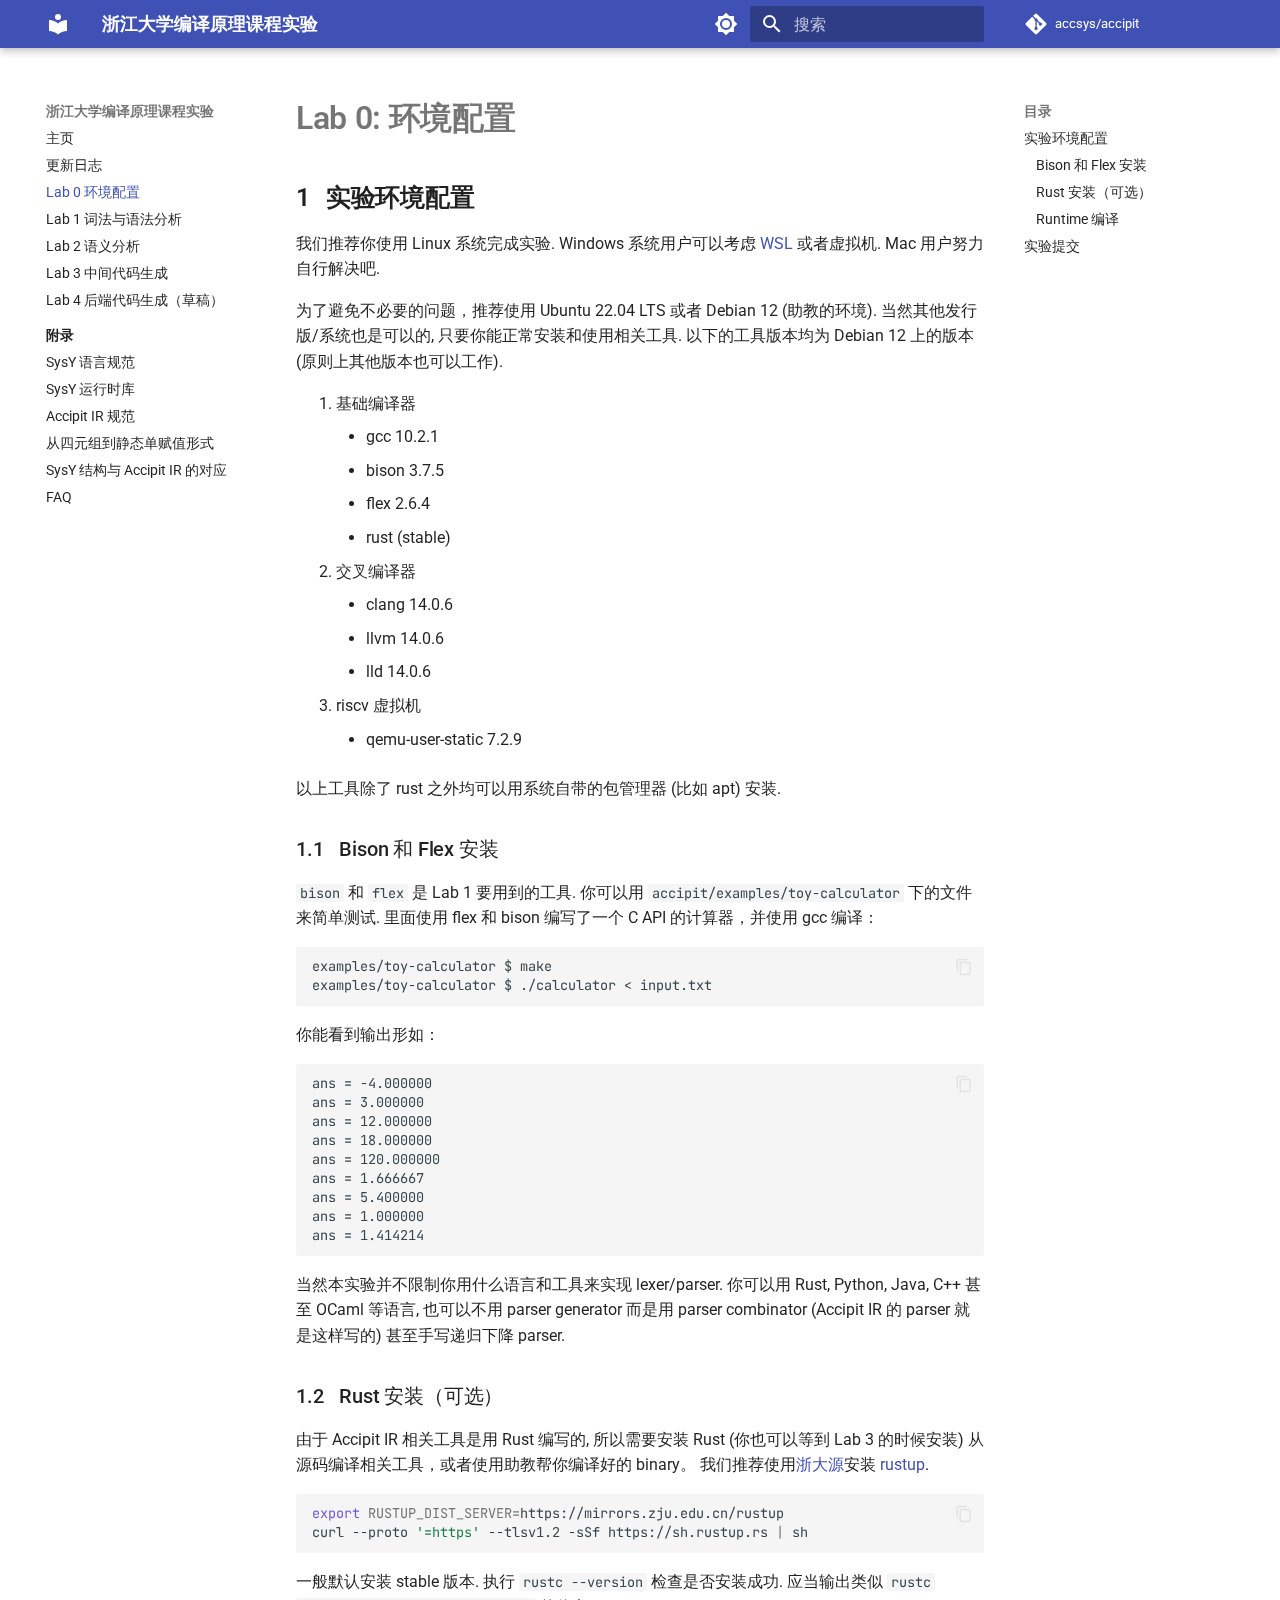
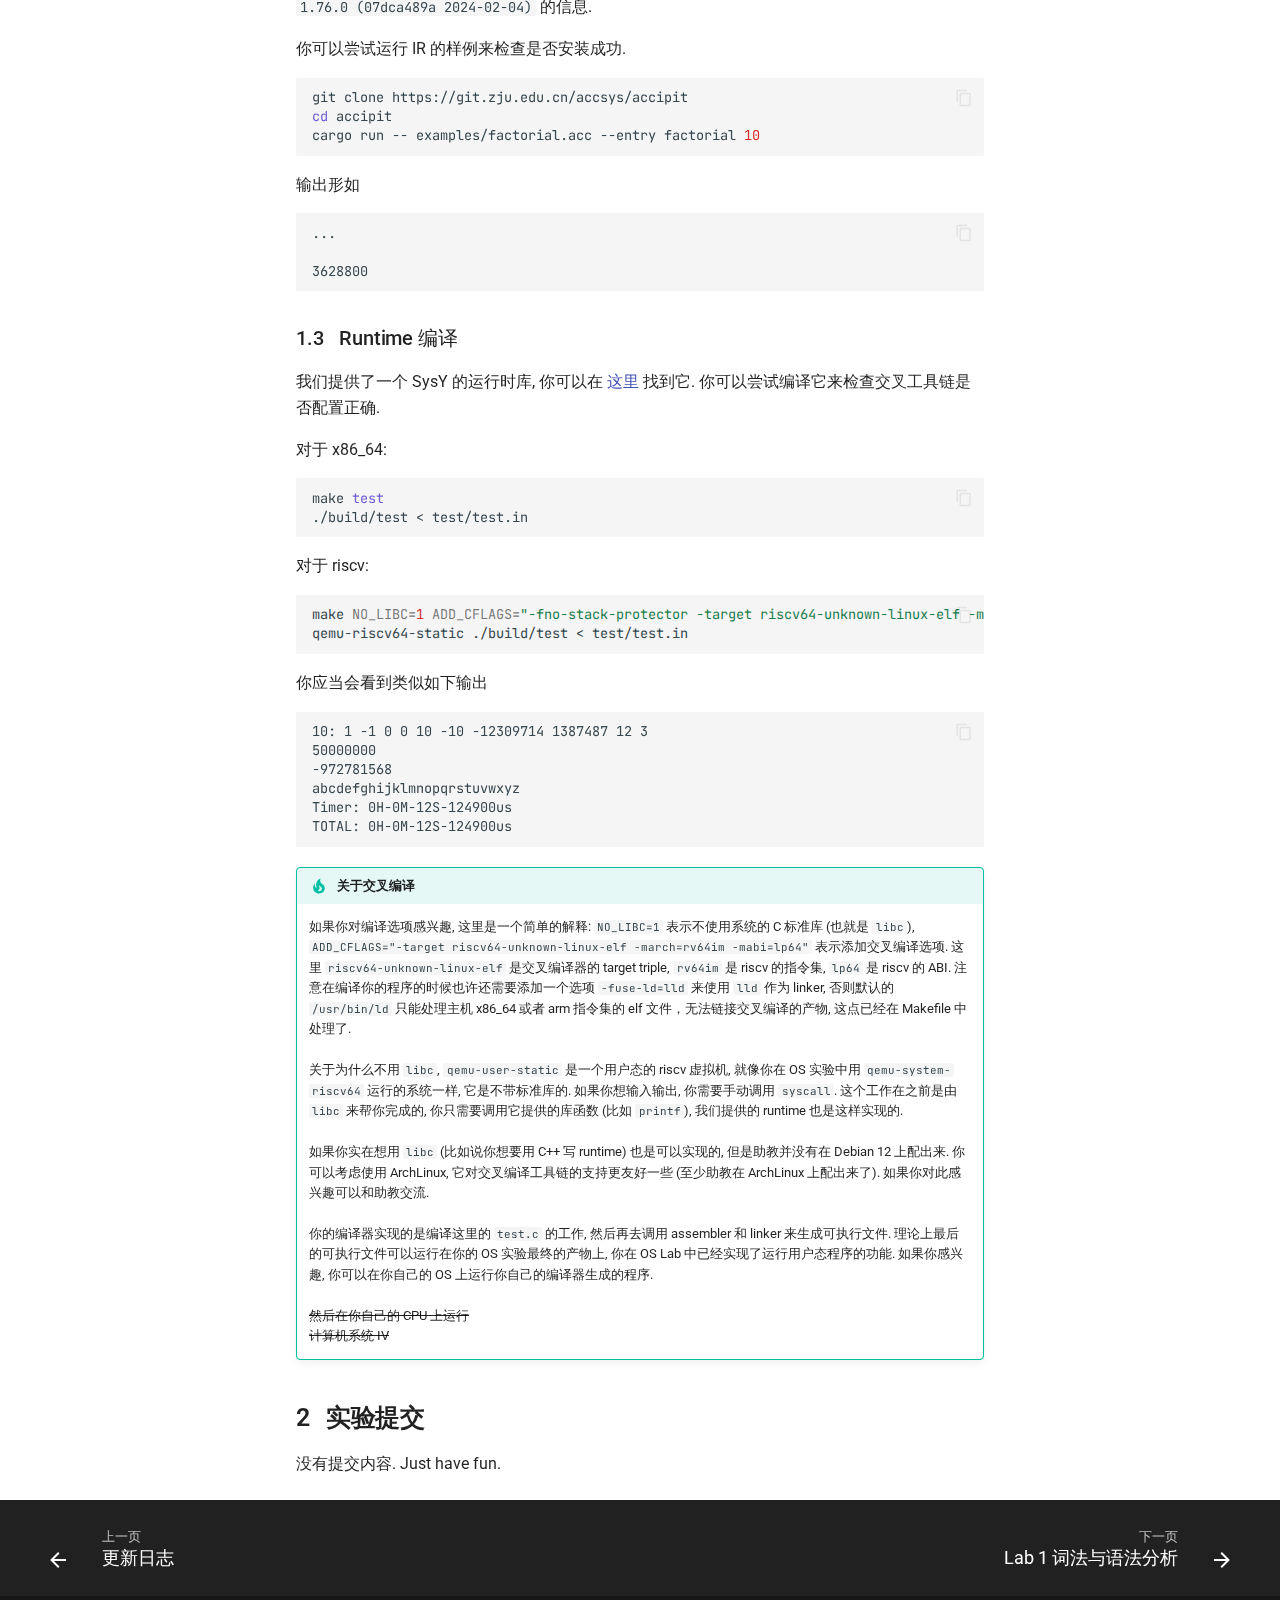
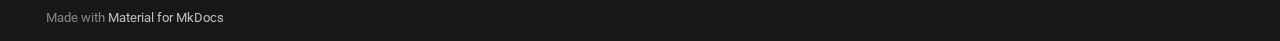
<file: environment/index.html>
<!doctype html>
<html lang="zh" class="no-js">
  <head>
    
      <meta charset="utf-8">
      <meta name="viewport" content="width=device-width,initial-scale=1">
      
      
      
        <link rel="canonical" href="https://accsys.pages.zjusct.io/accipit/environment/">
      
      
        <link rel="prev" href="../changelog/">
      
      
        <link rel="next" href="../syntax/">
      
      
      <link rel="icon" href="../images/accsys.png">
      <meta name="generator" content="mkdocs-1.6.0, mkdocs-material-9.5.26">
    
    
      
        <title>Lab 0 环境配置 - 浙江大学编译原理课程实验</title>
      
    
    
      <link rel="stylesheet" href="../assets/stylesheets/main.6543a935.min.css">
      
        
        <link rel="stylesheet" href="../assets/stylesheets/palette.06af60db.min.css">
      
      


    
    
      
    
    
      
        
        
        <link rel="preconnect" href="https://fonts.gstatic.com" crossorigin>
        <link rel="stylesheet" href="https://fonts.googleapis.com/css?family=Roboto:300,300i,400,400i,700,700i%7CJetBrains+Mono:400,400i,700,700i&display=fallback">
        <style>:root{--md-text-font:"Roboto";--md-code-font:"JetBrains Mono"}</style>
      
    
    
      <link rel="stylesheet" href="https://cdn.tonycrane.cc/utils/katex.min.css">
    
      <link rel="stylesheet" href="https://fonts.googleapis.com/css?family=Roboto:500,500i,600,600i&display=fallback">
    
      <link rel="stylesheet" href="../css/custom.css">
    
    <script>__md_scope=new URL("..",location),__md_hash=e=>[...e].reduce((e,_)=>(e<<5)-e+_.charCodeAt(0),0),__md_get=(e,_=localStorage,t=__md_scope)=>JSON.parse(_.getItem(t.pathname+"."+e)),__md_set=(e,_,t=localStorage,a=__md_scope)=>{try{t.setItem(a.pathname+"."+e,JSON.stringify(_))}catch(e){}}</script>
    
      

    
    
    
  </head>
  
  
    
    
      
    
    
    
    
    <body dir="ltr" data-md-color-scheme="default" data-md-color-primary="indigo" data-md-color-accent="indigo">
  
    
    <input class="md-toggle" data-md-toggle="drawer" type="checkbox" id="__drawer" autocomplete="off">
    <input class="md-toggle" data-md-toggle="search" type="checkbox" id="__search" autocomplete="off">
    <label class="md-overlay" for="__drawer"></label>
    <div data-md-component="skip">
      
        
        <a href="#lab-0" class="md-skip">
          跳转至
        </a>
      
    </div>
    <div data-md-component="announce">
      
    </div>
    
    
      

  

<header class="md-header md-header--shadow" data-md-component="header">
  <nav class="md-header__inner md-grid" aria-label="页眉">
    <a href=".." title="浙江大学编译原理课程实验" class="md-header__button md-logo" aria-label="浙江大学编译原理课程实验" data-md-component="logo">
      
  
  <svg xmlns="http://www.w3.org/2000/svg" viewBox="0 0 24 24"><path d="M12 8a3 3 0 0 0 3-3 3 3 0 0 0-3-3 3 3 0 0 0-3 3 3 3 0 0 0 3 3m0 3.54C9.64 9.35 6.5 8 3 8v11c3.5 0 6.64 1.35 9 3.54 2.36-2.19 5.5-3.54 9-3.54V8c-3.5 0-6.64 1.35-9 3.54Z"/></svg>

    </a>
    <label class="md-header__button md-icon" for="__drawer">
      
      <svg xmlns="http://www.w3.org/2000/svg" viewBox="0 0 24 24"><path d="M3 6h18v2H3V6m0 5h18v2H3v-2m0 5h18v2H3v-2Z"/></svg>
    </label>
    <div class="md-header__title" data-md-component="header-title">
      <div class="md-header__ellipsis">
        <div class="md-header__topic">
          <span class="md-ellipsis">
            浙江大学编译原理课程实验
          </span>
        </div>
        <div class="md-header__topic" data-md-component="header-topic">
          <span class="md-ellipsis">
            
              Lab 0 环境配置
            
          </span>
        </div>
      </div>
    </div>
    
      
        <form class="md-header__option" data-md-component="palette">
  
    
    
    
    <input class="md-option" data-md-color-media="(prefers-color-scheme: light)" data-md-color-scheme="default" data-md-color-primary="indigo" data-md-color-accent="indigo"  aria-label="Switch to dark mode"  type="radio" name="__palette" id="__palette_0">
    
      <label class="md-header__button md-icon" title="Switch to dark mode" for="__palette_1" hidden>
        <svg xmlns="http://www.w3.org/2000/svg" viewBox="0 0 24 24"><path d="M12 8a4 4 0 0 0-4 4 4 4 0 0 0 4 4 4 4 0 0 0 4-4 4 4 0 0 0-4-4m0 10a6 6 0 0 1-6-6 6 6 0 0 1 6-6 6 6 0 0 1 6 6 6 6 0 0 1-6 6m8-9.31V4h-4.69L12 .69 8.69 4H4v4.69L.69 12 4 15.31V20h4.69L12 23.31 15.31 20H20v-4.69L23.31 12 20 8.69Z"/></svg>
      </label>
    
  
    
    
    
    <input class="md-option" data-md-color-media="(prefers-color-scheme: dark)" data-md-color-scheme="slate" data-md-color-primary="indigo" data-md-color-accent="indigo"  aria-label="Switch to light mode"  type="radio" name="__palette" id="__palette_1">
    
      <label class="md-header__button md-icon" title="Switch to light mode" for="__palette_0" hidden>
        <svg xmlns="http://www.w3.org/2000/svg" viewBox="0 0 24 24"><path d="M12 18c-.89 0-1.74-.2-2.5-.55C11.56 16.5 13 14.42 13 12c0-2.42-1.44-4.5-3.5-5.45C10.26 6.2 11.11 6 12 6a6 6 0 0 1 6 6 6 6 0 0 1-6 6m8-9.31V4h-4.69L12 .69 8.69 4H4v4.69L.69 12 4 15.31V20h4.69L12 23.31 15.31 20H20v-4.69L23.31 12 20 8.69Z"/></svg>
      </label>
    
  
</form>
      
    
    
      <script>var media,input,key,value,palette=__md_get("__palette");if(palette&&palette.color){"(prefers-color-scheme)"===palette.color.media&&(media=matchMedia("(prefers-color-scheme: light)"),input=document.querySelector(media.matches?"[data-md-color-media='(prefers-color-scheme: light)']":"[data-md-color-media='(prefers-color-scheme: dark)']"),palette.color.media=input.getAttribute("data-md-color-media"),palette.color.scheme=input.getAttribute("data-md-color-scheme"),palette.color.primary=input.getAttribute("data-md-color-primary"),palette.color.accent=input.getAttribute("data-md-color-accent"));for([key,value]of Object.entries(palette.color))document.body.setAttribute("data-md-color-"+key,value)}</script>
    
    
    
      <label class="md-header__button md-icon" for="__search">
        
        <svg xmlns="http://www.w3.org/2000/svg" viewBox="0 0 24 24"><path d="M9.5 3A6.5 6.5 0 0 1 16 9.5c0 1.61-.59 3.09-1.56 4.23l.27.27h.79l5 5-1.5 1.5-5-5v-.79l-.27-.27A6.516 6.516 0 0 1 9.5 16 6.5 6.5 0 0 1 3 9.5 6.5 6.5 0 0 1 9.5 3m0 2C7 5 5 7 5 9.5S7 14 9.5 14 14 12 14 9.5 12 5 9.5 5Z"/></svg>
      </label>
      <div class="md-search" data-md-component="search" role="dialog">
  <label class="md-search__overlay" for="__search"></label>
  <div class="md-search__inner" role="search">
    <form class="md-search__form" name="search">
      <input type="text" class="md-search__input" name="query" aria-label="搜索" placeholder="搜索" autocapitalize="off" autocorrect="off" autocomplete="off" spellcheck="false" data-md-component="search-query" required>
      <label class="md-search__icon md-icon" for="__search">
        
        <svg xmlns="http://www.w3.org/2000/svg" viewBox="0 0 24 24"><path d="M9.5 3A6.5 6.5 0 0 1 16 9.5c0 1.61-.59 3.09-1.56 4.23l.27.27h.79l5 5-1.5 1.5-5-5v-.79l-.27-.27A6.516 6.516 0 0 1 9.5 16 6.5 6.5 0 0 1 3 9.5 6.5 6.5 0 0 1 9.5 3m0 2C7 5 5 7 5 9.5S7 14 9.5 14 14 12 14 9.5 12 5 9.5 5Z"/></svg>
        
        <svg xmlns="http://www.w3.org/2000/svg" viewBox="0 0 24 24"><path d="M20 11v2H8l5.5 5.5-1.42 1.42L4.16 12l7.92-7.92L13.5 5.5 8 11h12Z"/></svg>
      </label>
      <nav class="md-search__options" aria-label="查找">
        
        <button type="reset" class="md-search__icon md-icon" title="清空当前内容" aria-label="清空当前内容" tabindex="-1">
          
          <svg xmlns="http://www.w3.org/2000/svg" viewBox="0 0 24 24"><path d="M19 6.41 17.59 5 12 10.59 6.41 5 5 6.41 10.59 12 5 17.59 6.41 19 12 13.41 17.59 19 19 17.59 13.41 12 19 6.41Z"/></svg>
        </button>
      </nav>
      
    </form>
    <div class="md-search__output">
      <div class="md-search__scrollwrap" tabindex="0" data-md-scrollfix>
        <div class="md-search-result" data-md-component="search-result">
          <div class="md-search-result__meta">
            正在初始化搜索引擎
          </div>
          <ol class="md-search-result__list" role="presentation"></ol>
        </div>
      </div>
    </div>
  </div>
</div>
    
    
      <div class="md-header__source">
        <a href="https://git.zju.edu.cn/accsys/accipit" title="前往仓库" class="md-source" data-md-component="source">
  <div class="md-source__icon md-icon">
    
    <svg xmlns="http://www.w3.org/2000/svg" viewBox="0 0 448 512"><!--! Font Awesome Free 6.5.2 by @fontawesome - https://fontawesome.com License - https://fontawesome.com/license/free (Icons: CC BY 4.0, Fonts: SIL OFL 1.1, Code: MIT License) Copyright 2024 Fonticons, Inc.--><path d="M439.55 236.05 244 40.45a28.87 28.87 0 0 0-40.81 0l-40.66 40.63 51.52 51.52c27.06-9.14 52.68 16.77 43.39 43.68l49.66 49.66c34.23-11.8 61.18 31 35.47 56.69-26.49 26.49-70.21-2.87-56-37.34L240.22 199v121.85c25.3 12.54 22.26 41.85 9.08 55a34.34 34.34 0 0 1-48.55 0c-17.57-17.6-11.07-46.91 11.25-56v-123c-20.8-8.51-24.6-30.74-18.64-45L142.57 101 8.45 235.14a28.86 28.86 0 0 0 0 40.81l195.61 195.6a28.86 28.86 0 0 0 40.8 0l194.69-194.69a28.86 28.86 0 0 0 0-40.81z"/></svg>
  </div>
  <div class="md-source__repository">
    accsys/accipit
  </div>
</a>
      </div>
    
  </nav>
  
</header>
    
    <div class="md-container" data-md-component="container">
      
      
        
          
        
      
      <main class="md-main" data-md-component="main">
        <div class="md-main__inner md-grid">
          
            
              
              <div class="md-sidebar md-sidebar--primary" data-md-component="sidebar" data-md-type="navigation" >
                <div class="md-sidebar__scrollwrap">
                  <div class="md-sidebar__inner">
                    



<nav class="md-nav md-nav--primary" aria-label="导航栏" data-md-level="0">
  <label class="md-nav__title" for="__drawer">
    <a href=".." title="浙江大学编译原理课程实验" class="md-nav__button md-logo" aria-label="浙江大学编译原理课程实验" data-md-component="logo">
      
  
  <svg xmlns="http://www.w3.org/2000/svg" viewBox="0 0 24 24"><path d="M12 8a3 3 0 0 0 3-3 3 3 0 0 0-3-3 3 3 0 0 0-3 3 3 3 0 0 0 3 3m0 3.54C9.64 9.35 6.5 8 3 8v11c3.5 0 6.64 1.35 9 3.54 2.36-2.19 5.5-3.54 9-3.54V8c-3.5 0-6.64 1.35-9 3.54Z"/></svg>

    </a>
    浙江大学编译原理课程实验
  </label>
  
    <div class="md-nav__source">
      <a href="https://git.zju.edu.cn/accsys/accipit" title="前往仓库" class="md-source" data-md-component="source">
  <div class="md-source__icon md-icon">
    
    <svg xmlns="http://www.w3.org/2000/svg" viewBox="0 0 448 512"><!--! Font Awesome Free 6.5.2 by @fontawesome - https://fontawesome.com License - https://fontawesome.com/license/free (Icons: CC BY 4.0, Fonts: SIL OFL 1.1, Code: MIT License) Copyright 2024 Fonticons, Inc.--><path d="M439.55 236.05 244 40.45a28.87 28.87 0 0 0-40.81 0l-40.66 40.63 51.52 51.52c27.06-9.14 52.68 16.77 43.39 43.68l49.66 49.66c34.23-11.8 61.18 31 35.47 56.69-26.49 26.49-70.21-2.87-56-37.34L240.22 199v121.85c25.3 12.54 22.26 41.85 9.08 55a34.34 34.34 0 0 1-48.55 0c-17.57-17.6-11.07-46.91 11.25-56v-123c-20.8-8.51-24.6-30.74-18.64-45L142.57 101 8.45 235.14a28.86 28.86 0 0 0 0 40.81l195.61 195.6a28.86 28.86 0 0 0 40.8 0l194.69-194.69a28.86 28.86 0 0 0 0-40.81z"/></svg>
  </div>
  <div class="md-source__repository">
    accsys/accipit
  </div>
</a>
    </div>
  
  <ul class="md-nav__list" data-md-scrollfix>
    
      
      
  
  
  
  
    <li class="md-nav__item">
      <a href=".." class="md-nav__link">
        
  
  <span class="md-ellipsis">
    主页
  </span>
  

      </a>
    </li>
  

    
      
      
  
  
  
  
    <li class="md-nav__item">
      <a href="../changelog/" class="md-nav__link">
        
  
  <span class="md-ellipsis">
    更新日志
  </span>
  

      </a>
    </li>
  

    
      
      
  
  
    
  
  
  
    <li class="md-nav__item md-nav__item--active">
      
      <input class="md-nav__toggle md-toggle" type="checkbox" id="__toc">
      
      
        
      
      
        <label class="md-nav__link md-nav__link--active" for="__toc">
          
  
  <span class="md-ellipsis">
    Lab 0 环境配置
  </span>
  

          <span class="md-nav__icon md-icon"></span>
        </label>
      
      <a href="./" class="md-nav__link md-nav__link--active">
        
  
  <span class="md-ellipsis">
    Lab 0 环境配置
  </span>
  

      </a>
      
        

<nav class="md-nav md-nav--secondary" aria-label="目录">
  
  
  
    
  
  
    <label class="md-nav__title" for="__toc">
      <span class="md-nav__icon md-icon"></span>
      目录
    </label>
    <ul class="md-nav__list" data-md-component="toc" data-md-scrollfix>
      
        <li class="md-nav__item">
  <a href="#_1" class="md-nav__link">
    <span class="md-ellipsis">
      实验环境配置
    </span>
  </a>
  
    <nav class="md-nav" aria-label="实验环境配置">
      <ul class="md-nav__list">
        
          <li class="md-nav__item">
  <a href="#bison-flex" class="md-nav__link">
    <span class="md-ellipsis">
      Bison 和 Flex 安装
    </span>
  </a>
  
</li>
        
          <li class="md-nav__item">
  <a href="#rust" class="md-nav__link">
    <span class="md-ellipsis">
      Rust 安装（可选）
    </span>
  </a>
  
</li>
        
          <li class="md-nav__item">
  <a href="#runtime" class="md-nav__link">
    <span class="md-ellipsis">
      Runtime 编译
    </span>
  </a>
  
</li>
        
      </ul>
    </nav>
  
</li>
      
        <li class="md-nav__item">
  <a href="#_2" class="md-nav__link">
    <span class="md-ellipsis">
      实验提交
    </span>
  </a>
  
</li>
      
    </ul>
  
</nav>
      
    </li>
  

    
      
      
  
  
  
  
    <li class="md-nav__item">
      <a href="../syntax/" class="md-nav__link">
        
  
  <span class="md-ellipsis">
    Lab 1 词法与语法分析
  </span>
  

      </a>
    </li>
  

    
      
      
  
  
  
  
    <li class="md-nav__item">
      <a href="../semantics/" class="md-nav__link">
        
  
  <span class="md-ellipsis">
    Lab 2 语义分析
  </span>
  

      </a>
    </li>
  

    
      
      
  
  
  
  
    <li class="md-nav__item">
      <a href="../middle-ir-gen/" class="md-nav__link">
        
  
  <span class="md-ellipsis">
    Lab 3 中间代码生成
  </span>
  

      </a>
    </li>
  

    
      
      
  
  
  
  
    <li class="md-nav__item">
      <a href="../backend/" class="md-nav__link">
        
  
  <span class="md-ellipsis">
    Lab 4 后端代码生成（草稿）
  </span>
  

      </a>
    </li>
  

    
      
      
  
  
  
  
    
    
      
        
          
        
      
        
      
        
      
        
      
        
      
        
      
        
      
    
    
      
        
        
      
    
    
    <li class="md-nav__item md-nav__item--section md-nav__item--nested">
      
        
        
        <input class="md-nav__toggle md-toggle " type="checkbox" id="__nav_8" >
        
          
          
          <div class="md-nav__link md-nav__container">
            <a href="../appendix/" class="md-nav__link ">
              
  
  <span class="md-ellipsis">
    附录
  </span>
  

            </a>
            
              
              <label class="md-nav__link " for="__nav_8" id="__nav_8_label" tabindex="">
                <span class="md-nav__icon md-icon"></span>
              </label>
            
          </div>
        
        <nav class="md-nav" data-md-level="1" aria-labelledby="__nav_8_label" aria-expanded="false">
          <label class="md-nav__title" for="__nav_8">
            <span class="md-nav__icon md-icon"></span>
            附录
          </label>
          <ul class="md-nav__list" data-md-scrollfix>
            
              
            
              
                
  
  
  
  
    <li class="md-nav__item">
      <a href="../appendix/sysy-spec/" class="md-nav__link">
        
  
  <span class="md-ellipsis">
    SysY 语言规范
  </span>
  

      </a>
    </li>
  

              
            
              
                
  
  
  
  
    <li class="md-nav__item">
      <a href="../appendix/sysy-runtime/" class="md-nav__link">
        
  
  <span class="md-ellipsis">
    SysY 运行时库
  </span>
  

      </a>
    </li>
  

              
            
              
                
  
  
  
  
    <li class="md-nav__item">
      <a href="../appendix/accipit-spec/" class="md-nav__link">
        
  
  <span class="md-ellipsis">
    Accipit IR 规范
  </span>
  

      </a>
    </li>
  

              
            
              
                
  
  
  
  
    <li class="md-nav__item">
      <a href="../appendix/quads2ssa/" class="md-nav__link">
        
  
  <span class="md-ellipsis">
    从四元组到静态单赋值形式
  </span>
  

      </a>
    </li>
  

              
            
              
                
  
  
  
  
    <li class="md-nav__item">
      <a href="../appendix/sysy-accipit-mapping/" class="md-nav__link">
        
  
  <span class="md-ellipsis">
    SysY 结构与 Accipit IR 的对应
  </span>
  

      </a>
    </li>
  

              
            
              
                
  
  
  
  
    <li class="md-nav__item">
      <a href="../appendix/faq/" class="md-nav__link">
        
  
  <span class="md-ellipsis">
    FAQ
  </span>
  

      </a>
    </li>
  

              
            
          </ul>
        </nav>
      
    </li>
  

    
  </ul>
</nav>
                  </div>
                </div>
              </div>
            
            
              
              <div class="md-sidebar md-sidebar--secondary" data-md-component="sidebar" data-md-type="toc" >
                <div class="md-sidebar__scrollwrap">
                  <div class="md-sidebar__inner">
                    

<nav class="md-nav md-nav--secondary" aria-label="目录">
  
  
  
    
  
  
    <label class="md-nav__title" for="__toc">
      <span class="md-nav__icon md-icon"></span>
      目录
    </label>
    <ul class="md-nav__list" data-md-component="toc" data-md-scrollfix>
      
        <li class="md-nav__item">
  <a href="#_1" class="md-nav__link">
    <span class="md-ellipsis">
      实验环境配置
    </span>
  </a>
  
    <nav class="md-nav" aria-label="实验环境配置">
      <ul class="md-nav__list">
        
          <li class="md-nav__item">
  <a href="#bison-flex" class="md-nav__link">
    <span class="md-ellipsis">
      Bison 和 Flex 安装
    </span>
  </a>
  
</li>
        
          <li class="md-nav__item">
  <a href="#rust" class="md-nav__link">
    <span class="md-ellipsis">
      Rust 安装（可选）
    </span>
  </a>
  
</li>
        
          <li class="md-nav__item">
  <a href="#runtime" class="md-nav__link">
    <span class="md-ellipsis">
      Runtime 编译
    </span>
  </a>
  
</li>
        
      </ul>
    </nav>
  
</li>
      
        <li class="md-nav__item">
  <a href="#_2" class="md-nav__link">
    <span class="md-ellipsis">
      实验提交
    </span>
  </a>
  
</li>
      
    </ul>
  
</nav>
                  </div>
                </div>
              </div>
            
          
          
            <div class="md-content" data-md-component="content">
              <article class="md-content__inner md-typeset">
                
                  


<h1 id="lab-0">Lab 0: 环境配置<a class="headerlink" href="#lab-0" title="Permanent link">&para;</a></h1>
<h2 id="_1">实验环境配置<a class="headerlink" href="#_1" title="Permanent link">&para;</a></h2>
<p>我们推荐你使用 Linux 系统完成实验. Windows 系统用户可以考虑 <a href="https://learn.microsoft.com/en-us/windows/wsl/install">WSL</a> 或者虚拟机. Mac 用户努力自行解决吧.</p>
<p>为了避免不必要的问题，推荐使用 Ubuntu 22.04 LTS 或者 Debian 12 (助教的环境). 当然其他发行版/系统也是可以的, 只要你能正常安装和使用相关工具.
以下的工具版本均为 Debian 12 上的版本 (原则上其他版本也可以工作).</p>
<ol>
<li>基础编译器<ul>
<li>gcc 10.2.1</li>
<li>bison 3.7.5</li>
<li>flex 2.6.4</li>
<li>rust (stable)</li>
</ul>
</li>
<li>交叉编译器<ul>
<li>clang 14.0.6</li>
<li>llvm 14.0.6</li>
<li>lld 14.0.6</li>
</ul>
</li>
<li>riscv 虚拟机<ul>
<li>qemu-user-static 7.2.9</li>
</ul>
</li>
</ol>
<p>以上工具除了 rust 之外均可以用系统自带的包管理器 (比如 apt) 安装. </p>
<h3 id="bison-flex">Bison 和 Flex 安装<a class="headerlink" href="#bison-flex" title="Permanent link">&para;</a></h3>
<p><code>bison</code> 和 <code>flex</code> 是 Lab 1 要用到的工具. 你可以用 <code>accipit/examples/toy-calculator</code> 下的文件来简单测试.
里面使用 flex 和 bison 编写了一个 C API 的计算器，并使用 gcc 编译：</p>
<div class="highlight"><pre><span></span><code><a id="__codelineno-0-1" name="__codelineno-0-1" href="#__codelineno-0-1"></a>examples/toy-calculator<span class="w"> </span>$<span class="w"> </span>make
<a id="__codelineno-0-2" name="__codelineno-0-2" href="#__codelineno-0-2"></a>examples/toy-calculator<span class="w"> </span>$<span class="w"> </span>./calculator<span class="w"> </span>&lt;<span class="w"> </span>input.txt
</code></pre></div>
<p>你能看到输出形如：</p>
<div class="highlight"><pre><span></span><code><a id="__codelineno-1-1" name="__codelineno-1-1" href="#__codelineno-1-1"></a>ans = -4.000000
<a id="__codelineno-1-2" name="__codelineno-1-2" href="#__codelineno-1-2"></a>ans = 3.000000
<a id="__codelineno-1-3" name="__codelineno-1-3" href="#__codelineno-1-3"></a>ans = 12.000000
<a id="__codelineno-1-4" name="__codelineno-1-4" href="#__codelineno-1-4"></a>ans = 18.000000
<a id="__codelineno-1-5" name="__codelineno-1-5" href="#__codelineno-1-5"></a>ans = 120.000000
<a id="__codelineno-1-6" name="__codelineno-1-6" href="#__codelineno-1-6"></a>ans = 1.666667
<a id="__codelineno-1-7" name="__codelineno-1-7" href="#__codelineno-1-7"></a>ans = 5.400000
<a id="__codelineno-1-8" name="__codelineno-1-8" href="#__codelineno-1-8"></a>ans = 1.000000
<a id="__codelineno-1-9" name="__codelineno-1-9" href="#__codelineno-1-9"></a>ans = 1.414214
</code></pre></div>
<p>当然本实验并不限制你用什么语言和工具来实现 lexer/parser. 你可以用 Rust, Python, Java, C++ 甚至 OCaml 等语言, 也可以不用 parser generator 而是用 parser combinator (Accipit IR 的 parser 就是这样写的) 甚至手写递归下降 parser.</p>
<h3 id="rust">Rust 安装（可选）<a class="headerlink" href="#rust" title="Permanent link">&para;</a></h3>
<p>由于 Accipit IR 相关工具是用 Rust 编写的, 所以需要安装 Rust (你也可以等到 Lab 3 的时候安装) 从源码编译相关工具，或者使用助教帮你编译好的 binary。
我们推荐使用<a href="https://mirrors.zju.edu.cn/docs/rustup/">浙大源</a>安装 <a href="https://rustup.rs/">rustup</a>.
<div class="highlight"><pre><span></span><code><a id="__codelineno-2-1" name="__codelineno-2-1" href="#__codelineno-2-1"></a><span class="nb">export</span><span class="w"> </span><span class="nv">RUSTUP_DIST_SERVER</span><span class="o">=</span>https://mirrors.zju.edu.cn/rustup
<a id="__codelineno-2-2" name="__codelineno-2-2" href="#__codelineno-2-2"></a>curl<span class="w"> </span>--proto<span class="w"> </span><span class="s1">&#39;=https&#39;</span><span class="w"> </span>--tlsv1.2<span class="w"> </span>-sSf<span class="w"> </span>https://sh.rustup.rs<span class="w"> </span><span class="p">|</span><span class="w"> </span>sh
</code></pre></div>
一般默认安装 stable 版本. 执行 <code>rustc --version</code> 检查是否安装成功. 应当输出类似 <code>rustc 1.76.0 (07dca489a 2024-02-04)</code> 的信息.</p>
<p>你可以尝试运行 IR 的样例来检查是否安装成功. 
<div class="highlight"><pre><span></span><code><a id="__codelineno-3-1" name="__codelineno-3-1" href="#__codelineno-3-1"></a>git<span class="w"> </span>clone<span class="w"> </span>https://git.zju.edu.cn/accsys/accipit
<a id="__codelineno-3-2" name="__codelineno-3-2" href="#__codelineno-3-2"></a><span class="nb">cd</span><span class="w"> </span>accipit
<a id="__codelineno-3-3" name="__codelineno-3-3" href="#__codelineno-3-3"></a>cargo<span class="w"> </span>run<span class="w"> </span>--<span class="w"> </span>examples/factorial.acc<span class="w"> </span>--entry<span class="w"> </span>factorial<span class="w"> </span><span class="m">10</span>
</code></pre></div>
输出形如
<div class="highlight"><pre><span></span><code><a id="__codelineno-4-1" name="__codelineno-4-1" href="#__codelineno-4-1"></a>...
<a id="__codelineno-4-2" name="__codelineno-4-2" href="#__codelineno-4-2"></a>
<a id="__codelineno-4-3" name="__codelineno-4-3" href="#__codelineno-4-3"></a>3628800
</code></pre></div></p>
<h3 id="runtime">Runtime 编译<a class="headerlink" href="#runtime" title="Permanent link">&para;</a></h3>
<p>我们提供了一个 SysY 的运行时库, 你可以在 <a href="https://git.zju.edu.cn/accsys/sysy-runtime-lib">这里</a> 找到它.
你可以尝试编译它来检查交叉工具链是否配置正确. </p>
<p>对于 x86_64:
<div class="highlight"><pre><span></span><code><a id="__codelineno-5-1" name="__codelineno-5-1" href="#__codelineno-5-1"></a>make<span class="w"> </span><span class="nb">test</span>
<a id="__codelineno-5-2" name="__codelineno-5-2" href="#__codelineno-5-2"></a>./build/test<span class="w"> </span>&lt;<span class="w"> </span>test/test.in
</code></pre></div>
对于 riscv:
<div class="highlight"><pre><span></span><code><a id="__codelineno-6-1" name="__codelineno-6-1" href="#__codelineno-6-1"></a>make<span class="w"> </span><span class="nv">NO_LIBC</span><span class="o">=</span><span class="m">1</span><span class="w"> </span><span class="nv">ADD_CFLAGS</span><span class="o">=</span><span class="s2">&quot;-fno-stack-protector -target riscv64-unknown-linux-elf -march=rv64im -mabi=lp64&quot;</span><span class="w"> </span><span class="nb">test</span>
<a id="__codelineno-6-2" name="__codelineno-6-2" href="#__codelineno-6-2"></a>qemu-riscv64-static<span class="w"> </span>./build/test<span class="w"> </span>&lt;<span class="w"> </span>test/test.in
</code></pre></div>
你应当会看到类似如下输出
<div class="highlight"><pre><span></span><code><a id="__codelineno-7-1" name="__codelineno-7-1" href="#__codelineno-7-1"></a>10: 1 -1 0 0 10 -10 -12309714 1387487 12 3
<a id="__codelineno-7-2" name="__codelineno-7-2" href="#__codelineno-7-2"></a>50000000
<a id="__codelineno-7-3" name="__codelineno-7-3" href="#__codelineno-7-3"></a>-972781568
<a id="__codelineno-7-4" name="__codelineno-7-4" href="#__codelineno-7-4"></a>abcdefghijklmnopqrstuvwxyz
<a id="__codelineno-7-5" name="__codelineno-7-5" href="#__codelineno-7-5"></a>Timer: 0H-0M-12S-124900us
<a id="__codelineno-7-6" name="__codelineno-7-6" href="#__codelineno-7-6"></a>TOTAL: 0H-0M-12S-124900us
</code></pre></div></p>
<div class="admonition tip">
<p class="admonition-title">关于交叉编译</p>
<p>如果你对编译选项感兴趣, 这里是一个简单的解释: <code>NO_LIBC=1</code> 表示不使用系统的 C 标准库 (也就是 <code>libc</code>), <code>ADD_CFLAGS="-target riscv64-unknown-linux-elf -march=rv64im -mabi=lp64"</code> 表示添加交叉编译选项. 这里 <code>riscv64-unknown-linux-elf</code> 是交叉编译器的 target triple, <code>rv64im</code> 是 riscv 的指令集, <code>lp64</code> 是 riscv 的 ABI. 注意在编译你的程序的时候也许还需要添加一个选项 <code>-fuse-ld=lld</code> 来使用 <code>lld</code> 作为 linker, 否则默认的 <code>/usr/bin/ld</code> 只能处理主机 x86_64 或者 arm 指令集的 elf 文件，无法链接交叉编译的产物, 这点已经在 Makefile 中处理了.
<br><br>
关于为什么不用 <code>libc</code>, <code>qemu-user-static</code> 是一个用户态的 riscv 虚拟机, 就像你在 OS 实验中用 <code>qemu-system-riscv64</code> 运行的系统一样, 它是不带标准库的. 如果你想输入输出, 你需要手动调用 <code>syscall</code>. 这个工作在之前是由 <code>libc</code> 来帮你完成的, 你只需要调用它提供的库函数 (比如 <code>printf</code>), 我们提供的 runtime 也是这样实现的. 
<br><br>
如果你实在想用 <code>libc</code> (比如说你想要用 C++ 写 runtime) 也是可以实现的, 但是助教并没有在 Debian 12 上配出来. 你可以考虑使用 ArchLinux, 它对交叉编译工具链的支持更友好一些 (至少助教在 ArchLinux 上配出来了). 如果你对此感兴趣可以和助教交流.
<br><br>
你的编译器实现的是编译这里的 <code>test.c</code> 的工作, 然后再去调用 assembler 和 linker 来生成可执行文件. 理论上最后的可执行文件可以运行在你的 OS 实验最终的产物上, 你在 OS Lab 中已经实现了运行用户态程序的功能. 如果你感兴趣, 你可以在你自己的 OS 上运行你自己的编译器生成的程序. 
<br><br>
<del>然后在你自己的 CPU 上运行</del>
<br>
<del>计算机系统 IV</del></p>
</div>
<h2 id="_2">实验提交<a class="headerlink" href="#_2" title="Permanent link">&para;</a></h2>
<p>没有提交内容. Just have fun.</p>












                
              </article>
            </div>
          
          
<script>var target=document.getElementById(location.hash.slice(1));target&&target.name&&(target.checked=target.name.startsWith("__tabbed_"))</script>
        </div>
        
          <button type="button" class="md-top md-icon" data-md-component="top" hidden>
  
  <svg xmlns="http://www.w3.org/2000/svg" viewBox="0 0 24 24"><path d="M13 20h-2V8l-5.5 5.5-1.42-1.42L12 4.16l7.92 7.92-1.42 1.42L13 8v12Z"/></svg>
  回到页面顶部
</button>
        
      </main>
      
        <footer class="md-footer">
  
    
      
      <nav class="md-footer__inner md-grid" aria-label="页脚" >
        
          
          <a href="../changelog/" class="md-footer__link md-footer__link--prev" aria-label="上一页: 更新日志">
            <div class="md-footer__button md-icon">
              
              <svg xmlns="http://www.w3.org/2000/svg" viewBox="0 0 24 24"><path d="M20 11v2H8l5.5 5.5-1.42 1.42L4.16 12l7.92-7.92L13.5 5.5 8 11h12Z"/></svg>
            </div>
            <div class="md-footer__title">
              <span class="md-footer__direction">
                上一页
              </span>
              <div class="md-ellipsis">
                更新日志
              </div>
            </div>
          </a>
        
        
          
          <a href="../syntax/" class="md-footer__link md-footer__link--next" aria-label="下一页: Lab 1 词法与语法分析">
            <div class="md-footer__title">
              <span class="md-footer__direction">
                下一页
              </span>
              <div class="md-ellipsis">
                Lab 1 词法与语法分析
              </div>
            </div>
            <div class="md-footer__button md-icon">
              
              <svg xmlns="http://www.w3.org/2000/svg" viewBox="0 0 24 24"><path d="M4 11v2h12l-5.5 5.5 1.42 1.42L19.84 12l-7.92-7.92L10.5 5.5 16 11H4Z"/></svg>
            </div>
          </a>
        
      </nav>
    
  
  <div class="md-footer-meta md-typeset">
    <div class="md-footer-meta__inner md-grid">
      <div class="md-copyright">
  
  
    Made with
    <a href="https://squidfunk.github.io/mkdocs-material/" target="_blank" rel="noopener">
      Material for MkDocs
    </a>
  
</div>
      
    </div>
  </div>
</footer>
      
    </div>
    <div class="md-dialog" data-md-component="dialog">
      <div class="md-dialog__inner md-typeset"></div>
    </div>
    
    
    <script id="__config" type="application/json">{"base": "..", "features": ["content.code.annotate", "content.code.copy", "navigation.tracking", "navigation.top", "navigation.footer", "navigation.indexes", "navigation.sections"], "search": "../assets/javascripts/workers/search.b8dbb3d2.min.js", "translations": {"clipboard.copied": "\u5df2\u590d\u5236", "clipboard.copy": "\u590d\u5236", "search.result.more.one": "\u5728\u8be5\u9875\u4e0a\u8fd8\u6709 1 \u4e2a\u7b26\u5408\u6761\u4ef6\u7684\u7ed3\u679c", "search.result.more.other": "\u5728\u8be5\u9875\u4e0a\u8fd8\u6709 # \u4e2a\u7b26\u5408\u6761\u4ef6\u7684\u7ed3\u679c", "search.result.none": "\u6ca1\u6709\u627e\u5230\u7b26\u5408\u6761\u4ef6\u7684\u7ed3\u679c", "search.result.one": "\u627e\u5230 1 \u4e2a\u7b26\u5408\u6761\u4ef6\u7684\u7ed3\u679c", "search.result.other": "# \u4e2a\u7b26\u5408\u6761\u4ef6\u7684\u7ed3\u679c", "search.result.placeholder": "\u952e\u5165\u4ee5\u5f00\u59cb\u641c\u7d22", "search.result.term.missing": "\u7f3a\u5c11", "select.version": "\u9009\u62e9\u5f53\u524d\u7248\u672c"}}</script>
    
    
      <script src="../assets/javascripts/bundle.ad660dcc.min.js"></script>
      
        <script src="https://cdn.tonycrane.cc/utils/katex.min.js"></script>
      
        <script src="../javascripts/katex.js"></script>
      
    
  </body>
</html>
</file>
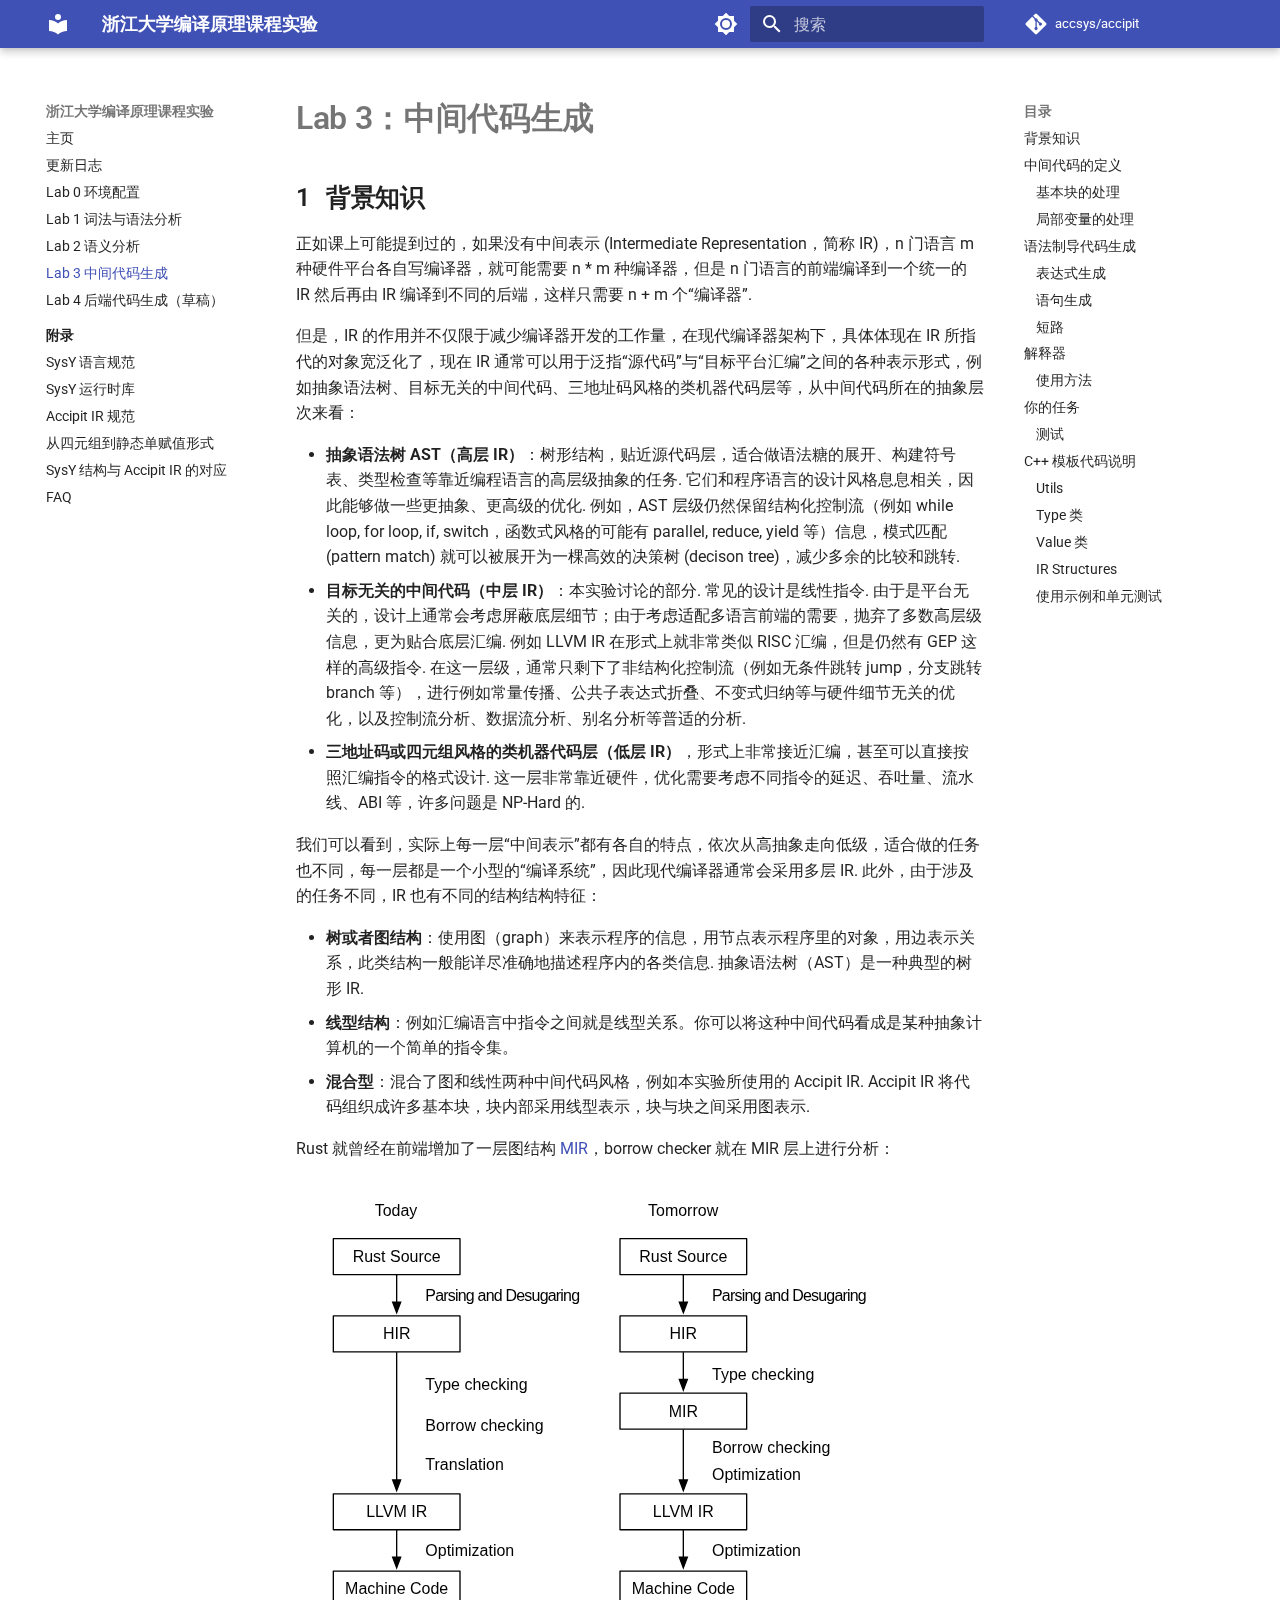
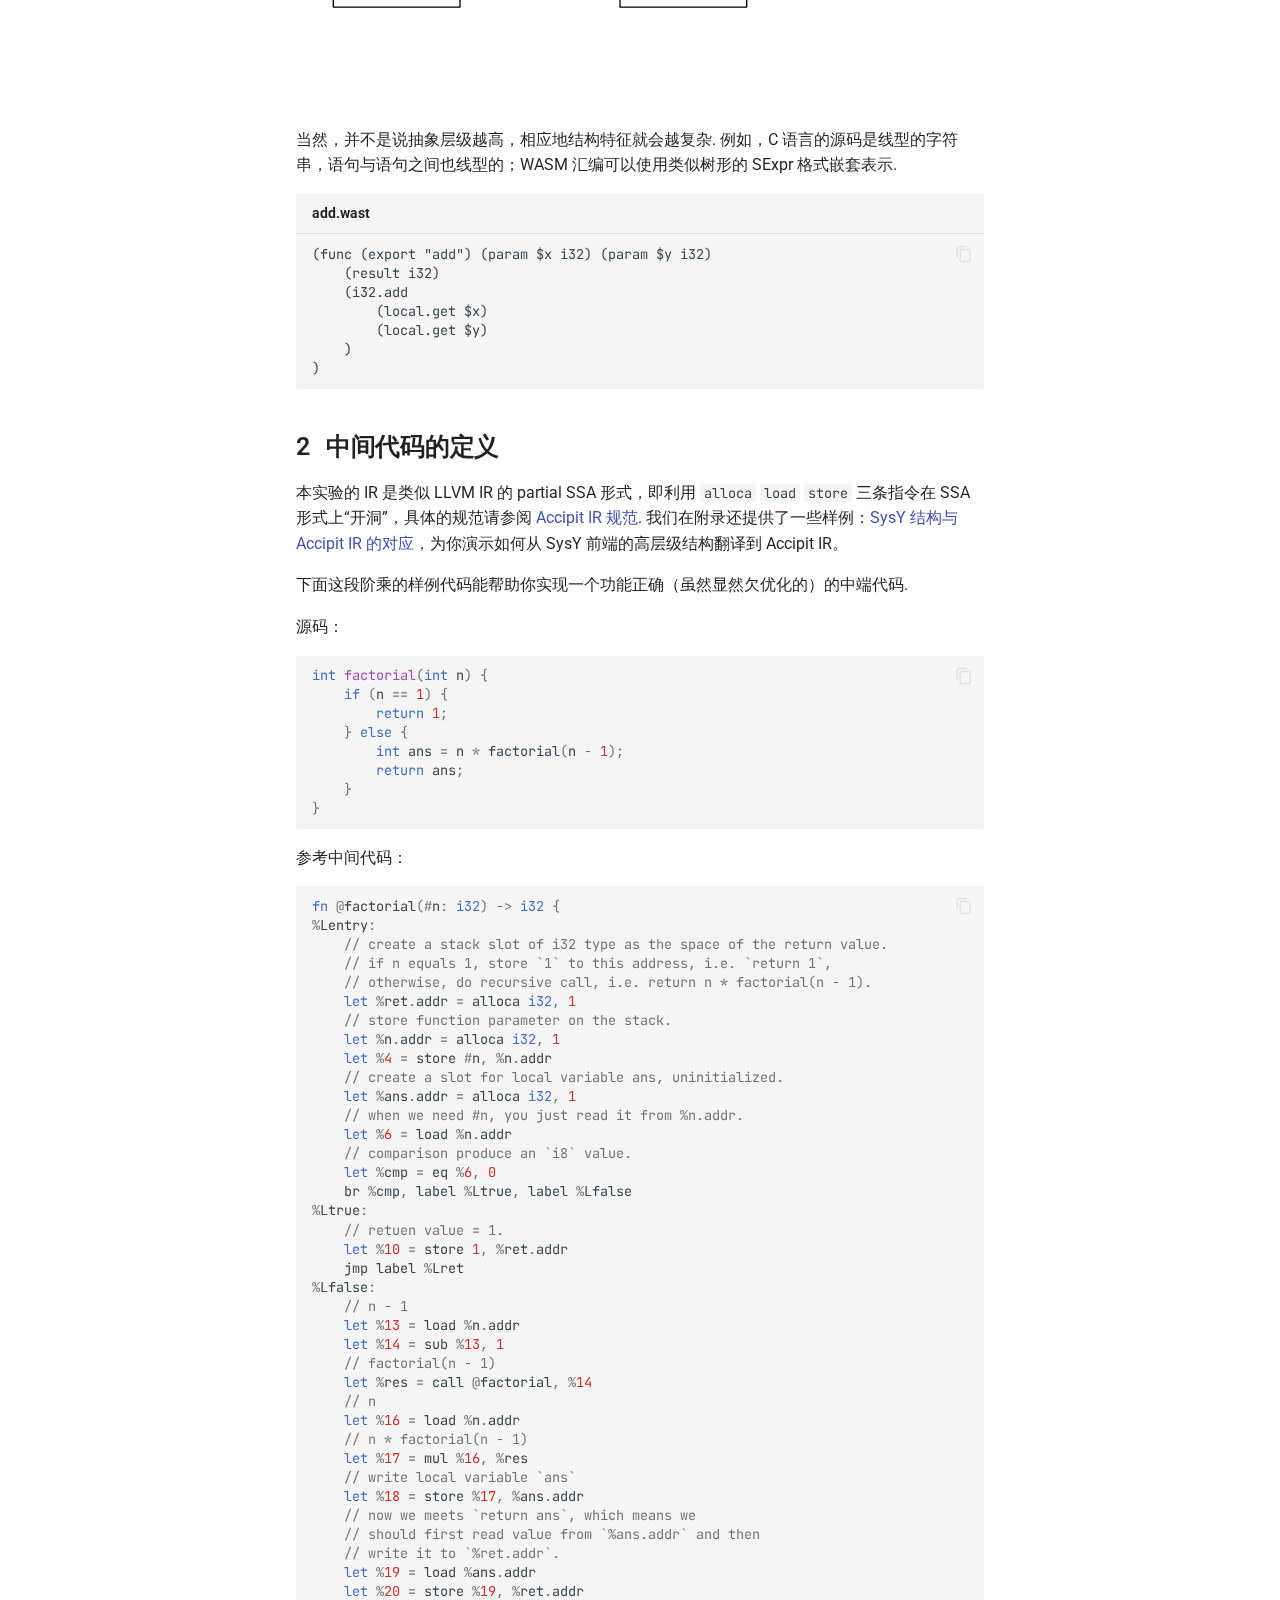
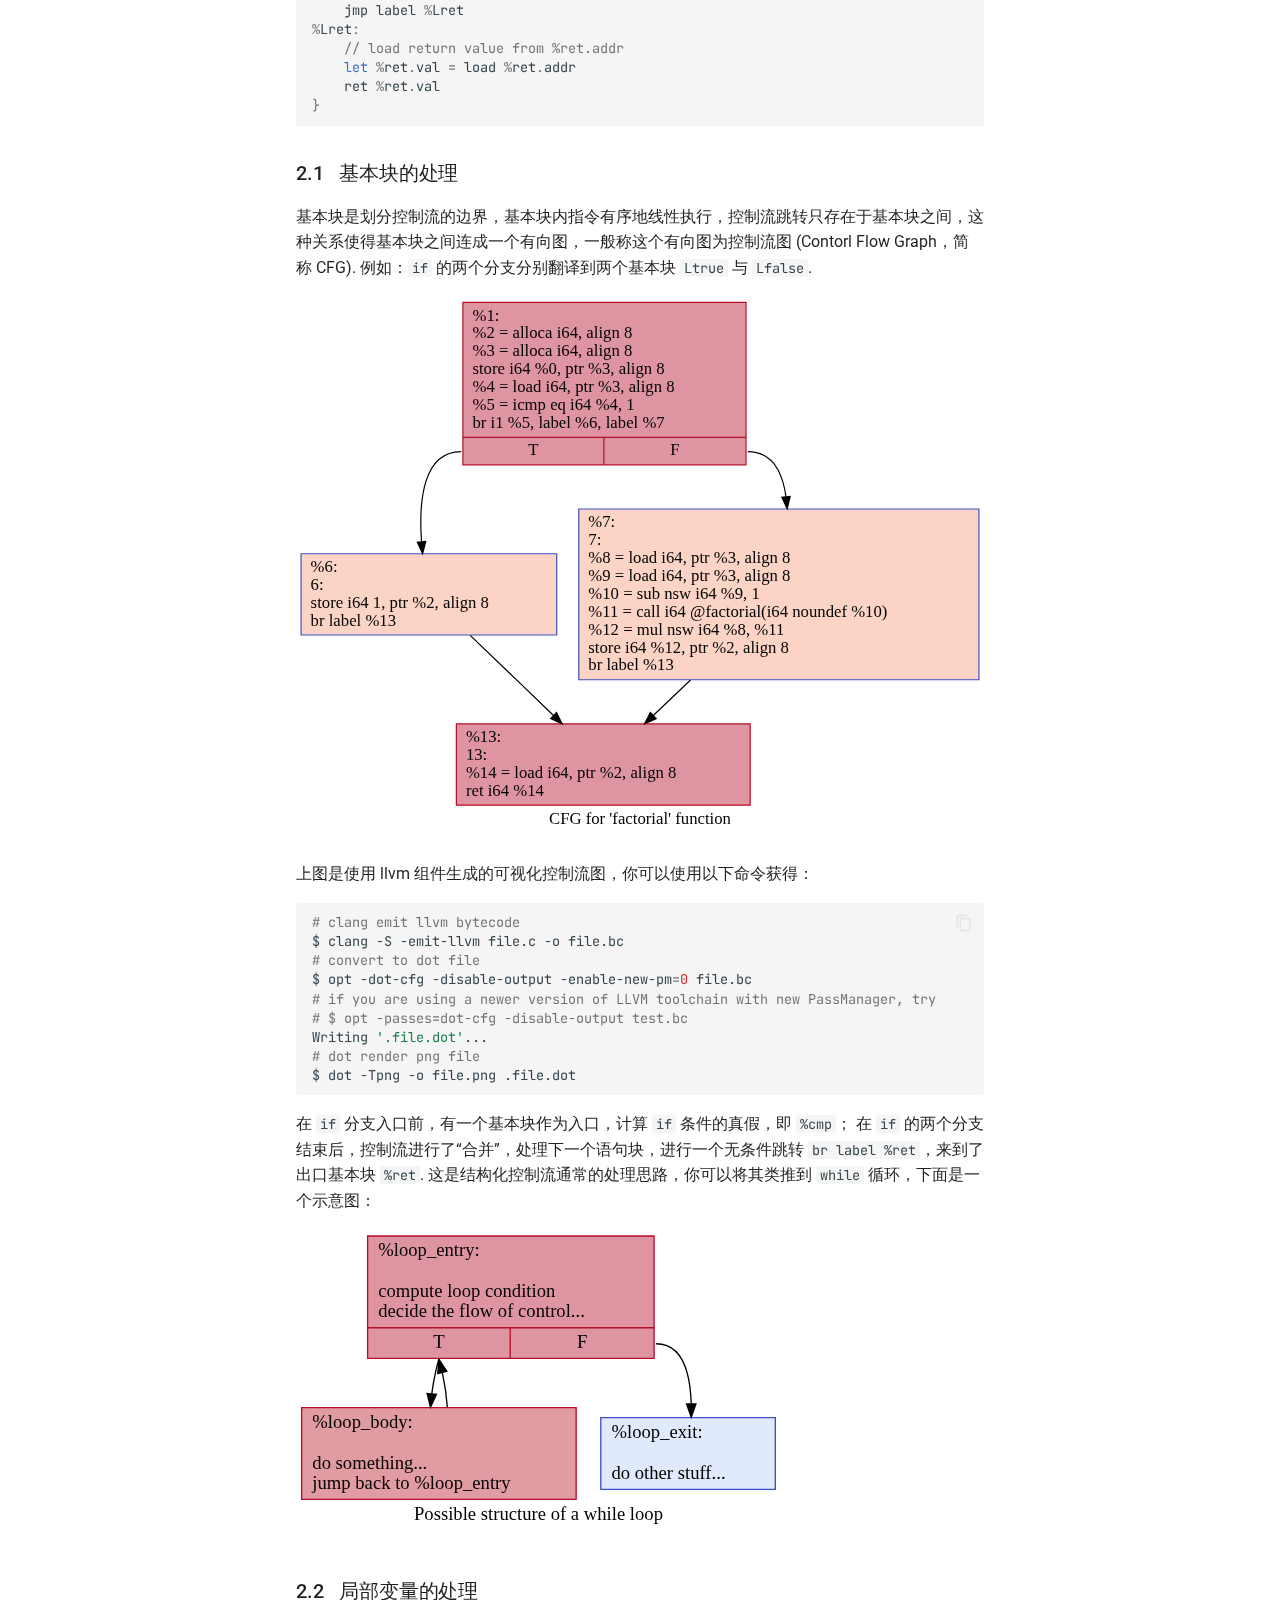
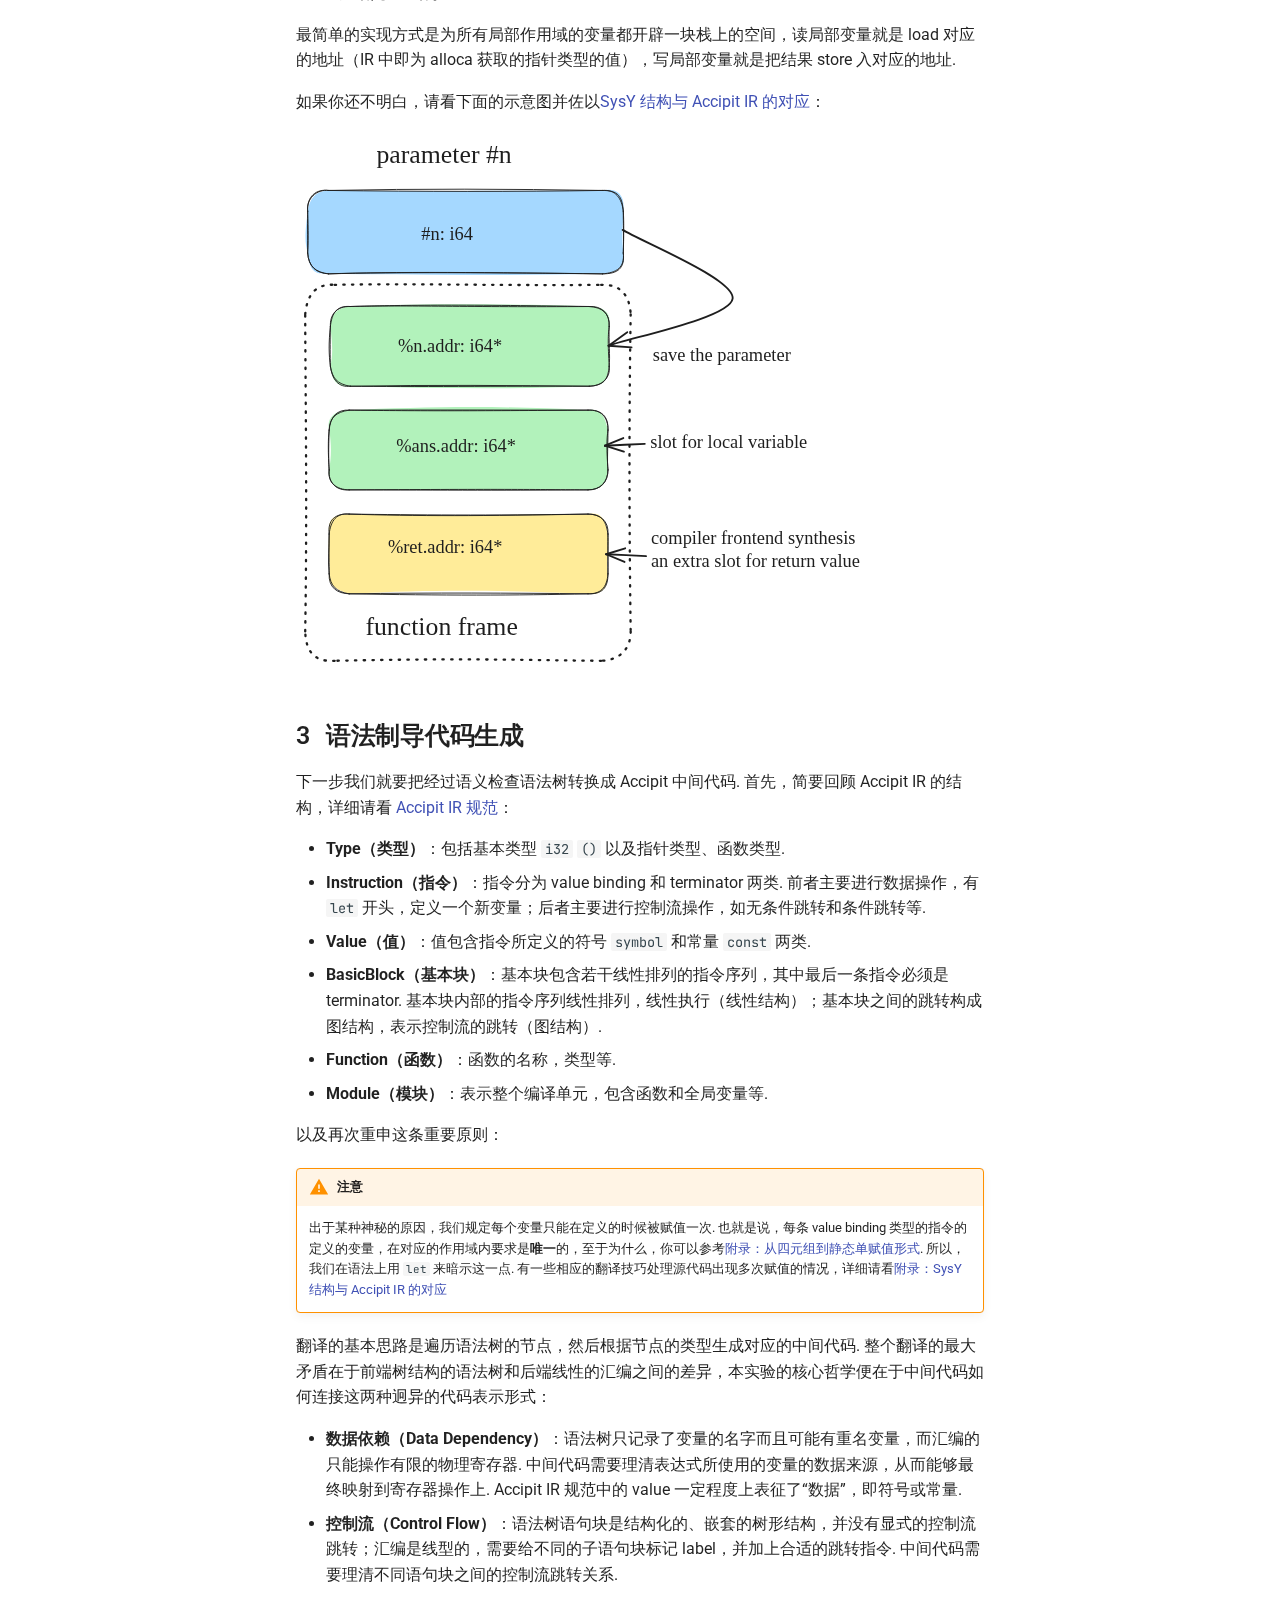
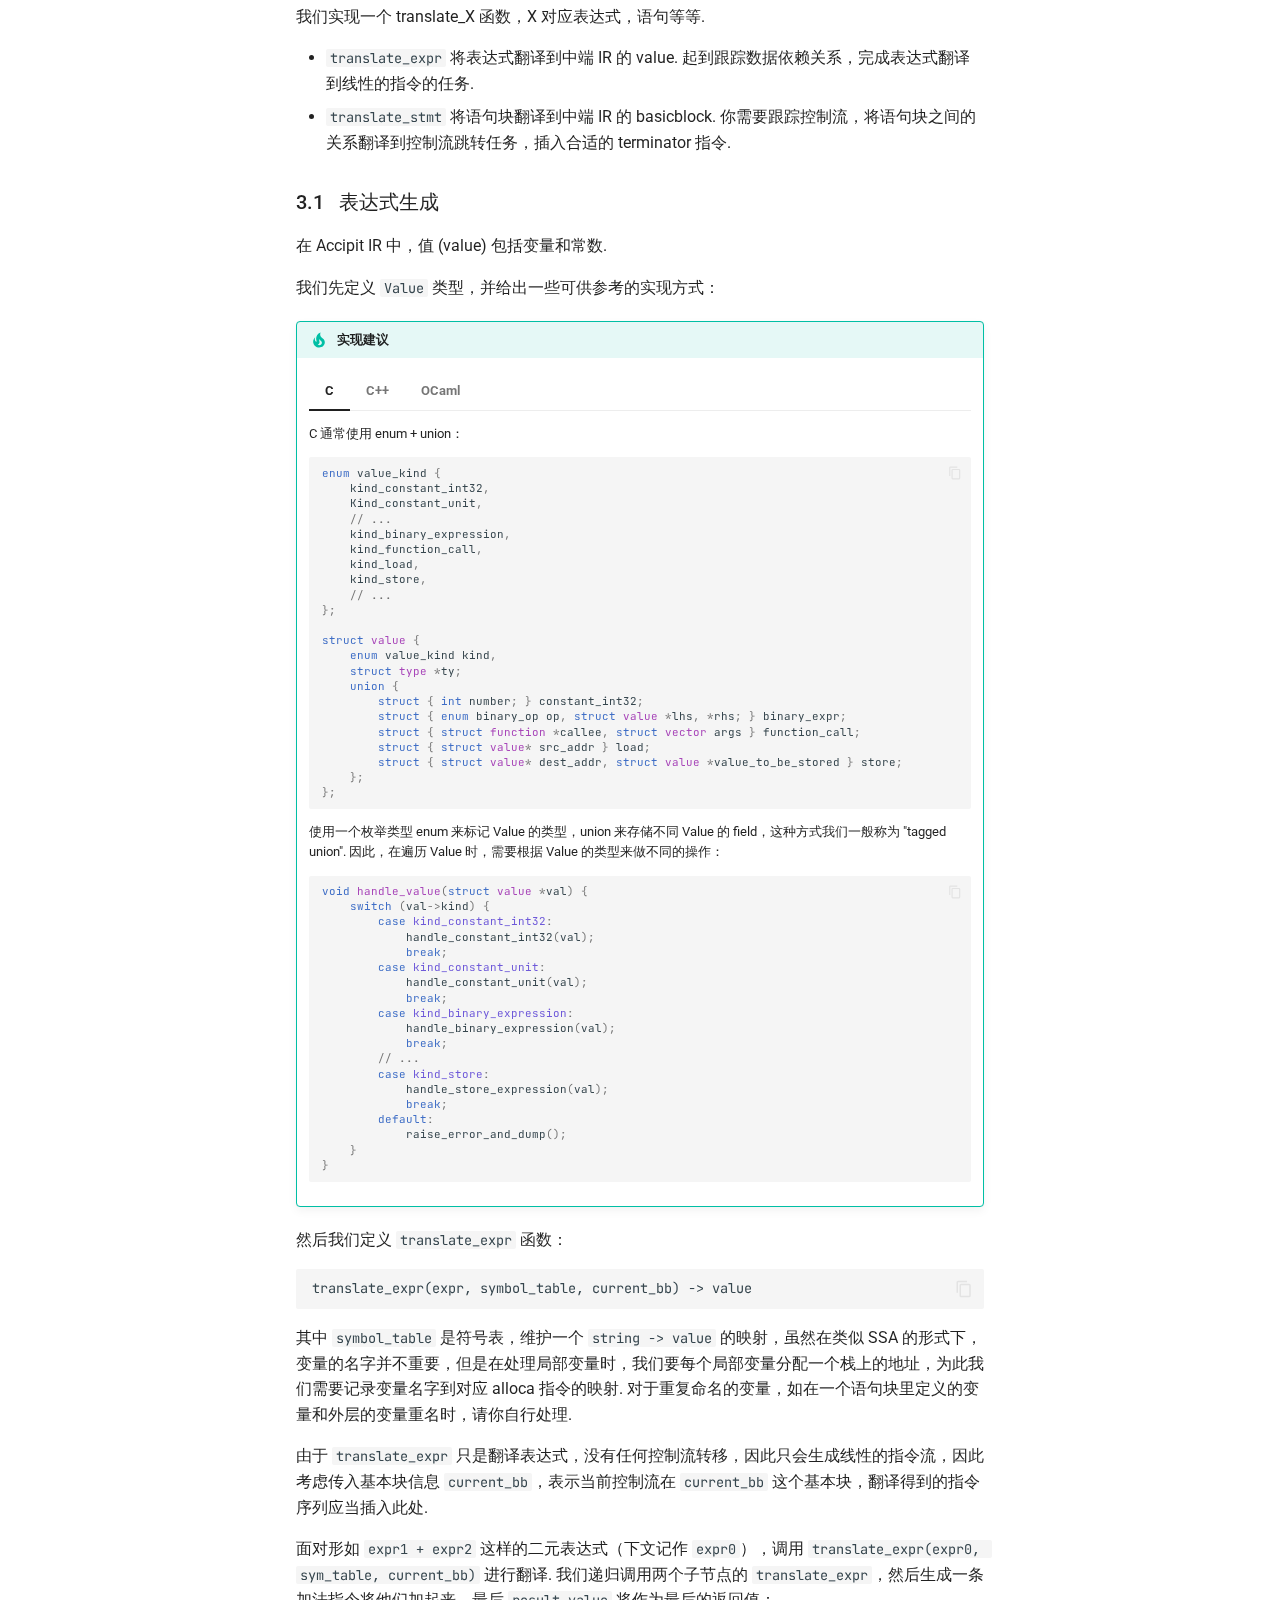
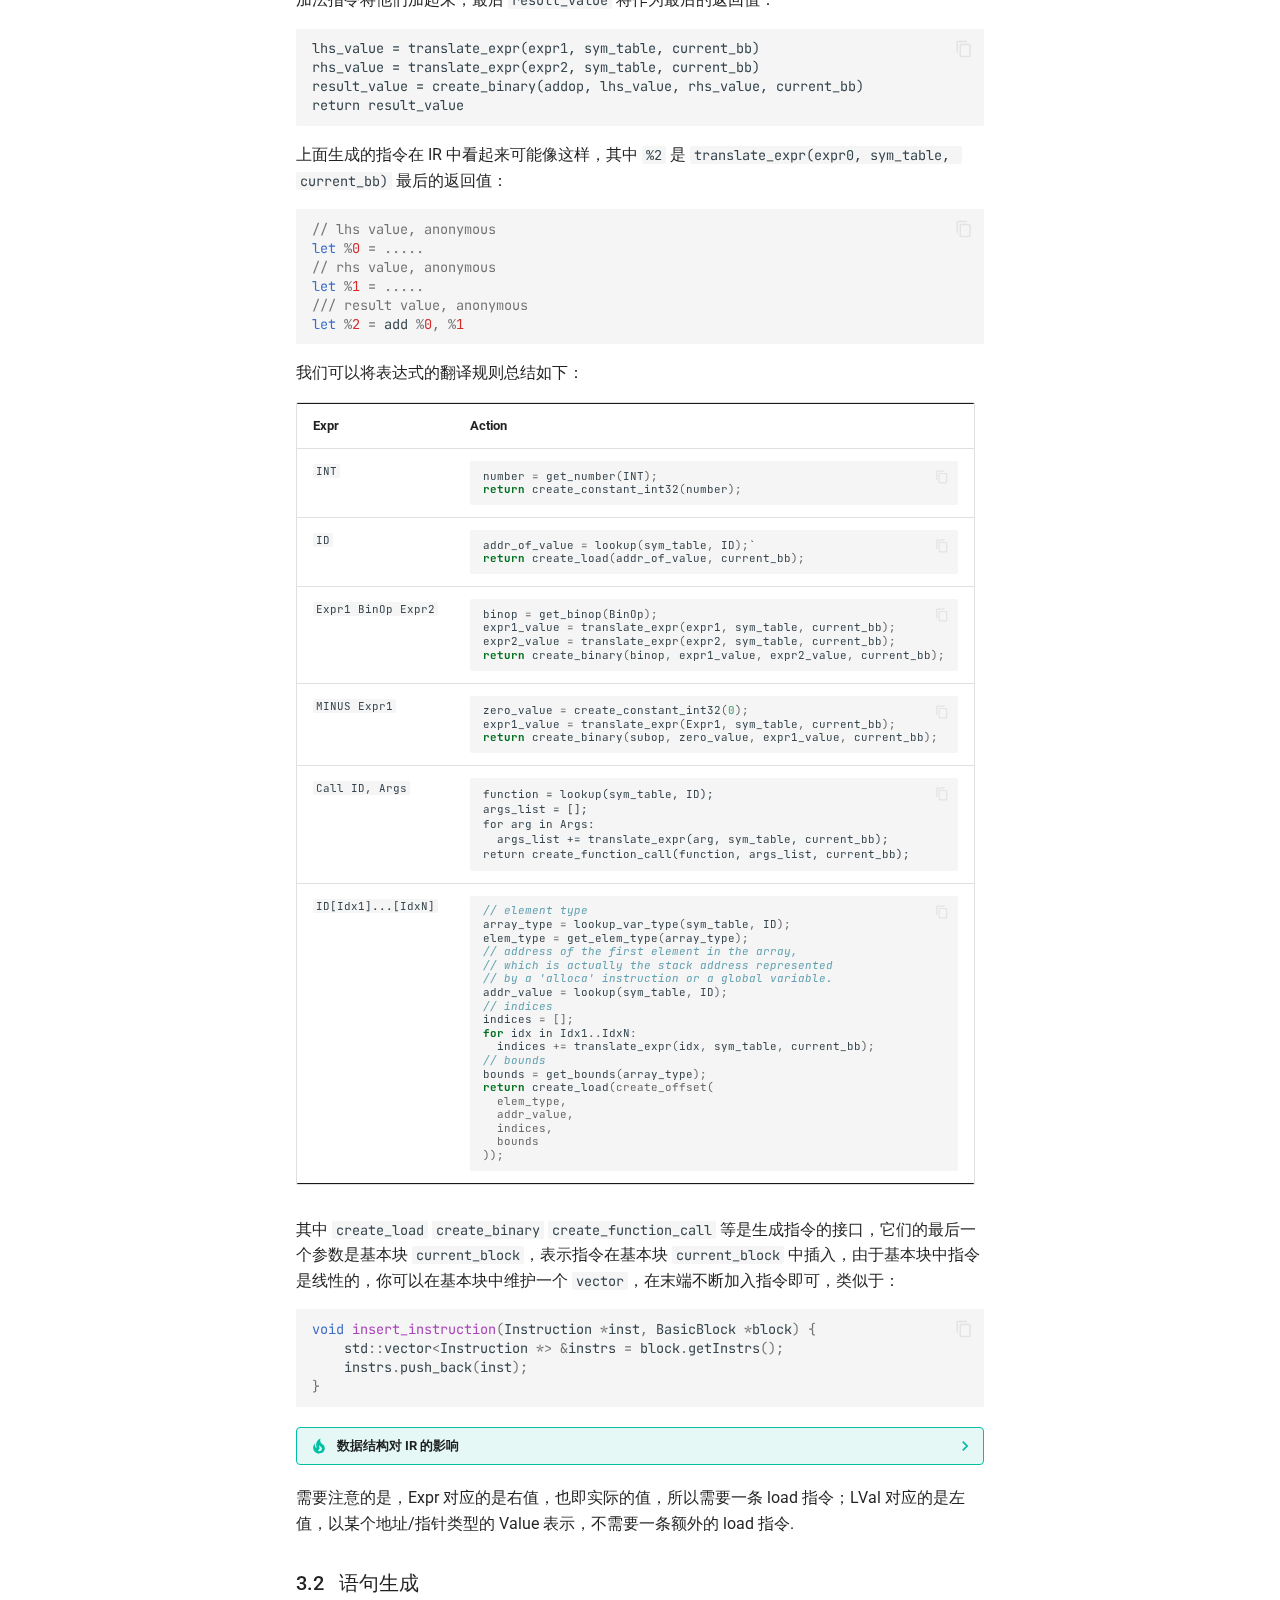
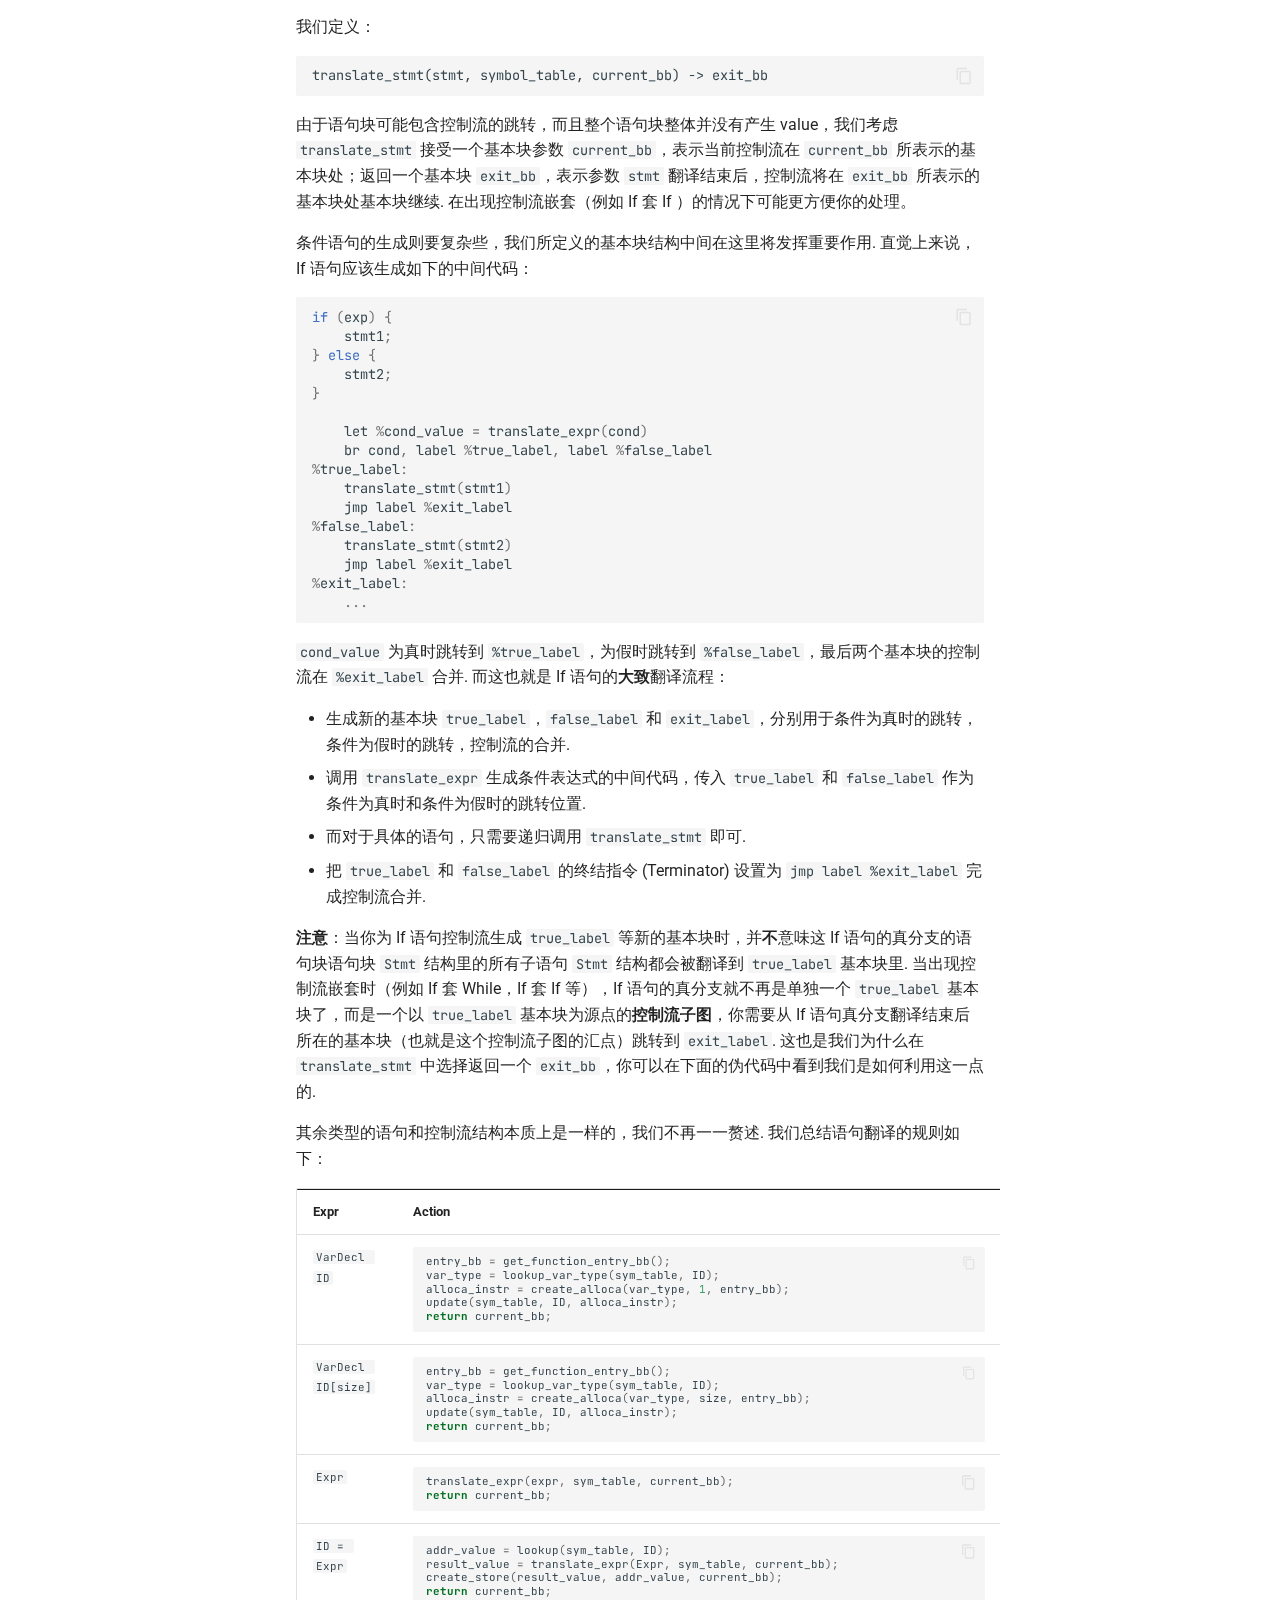
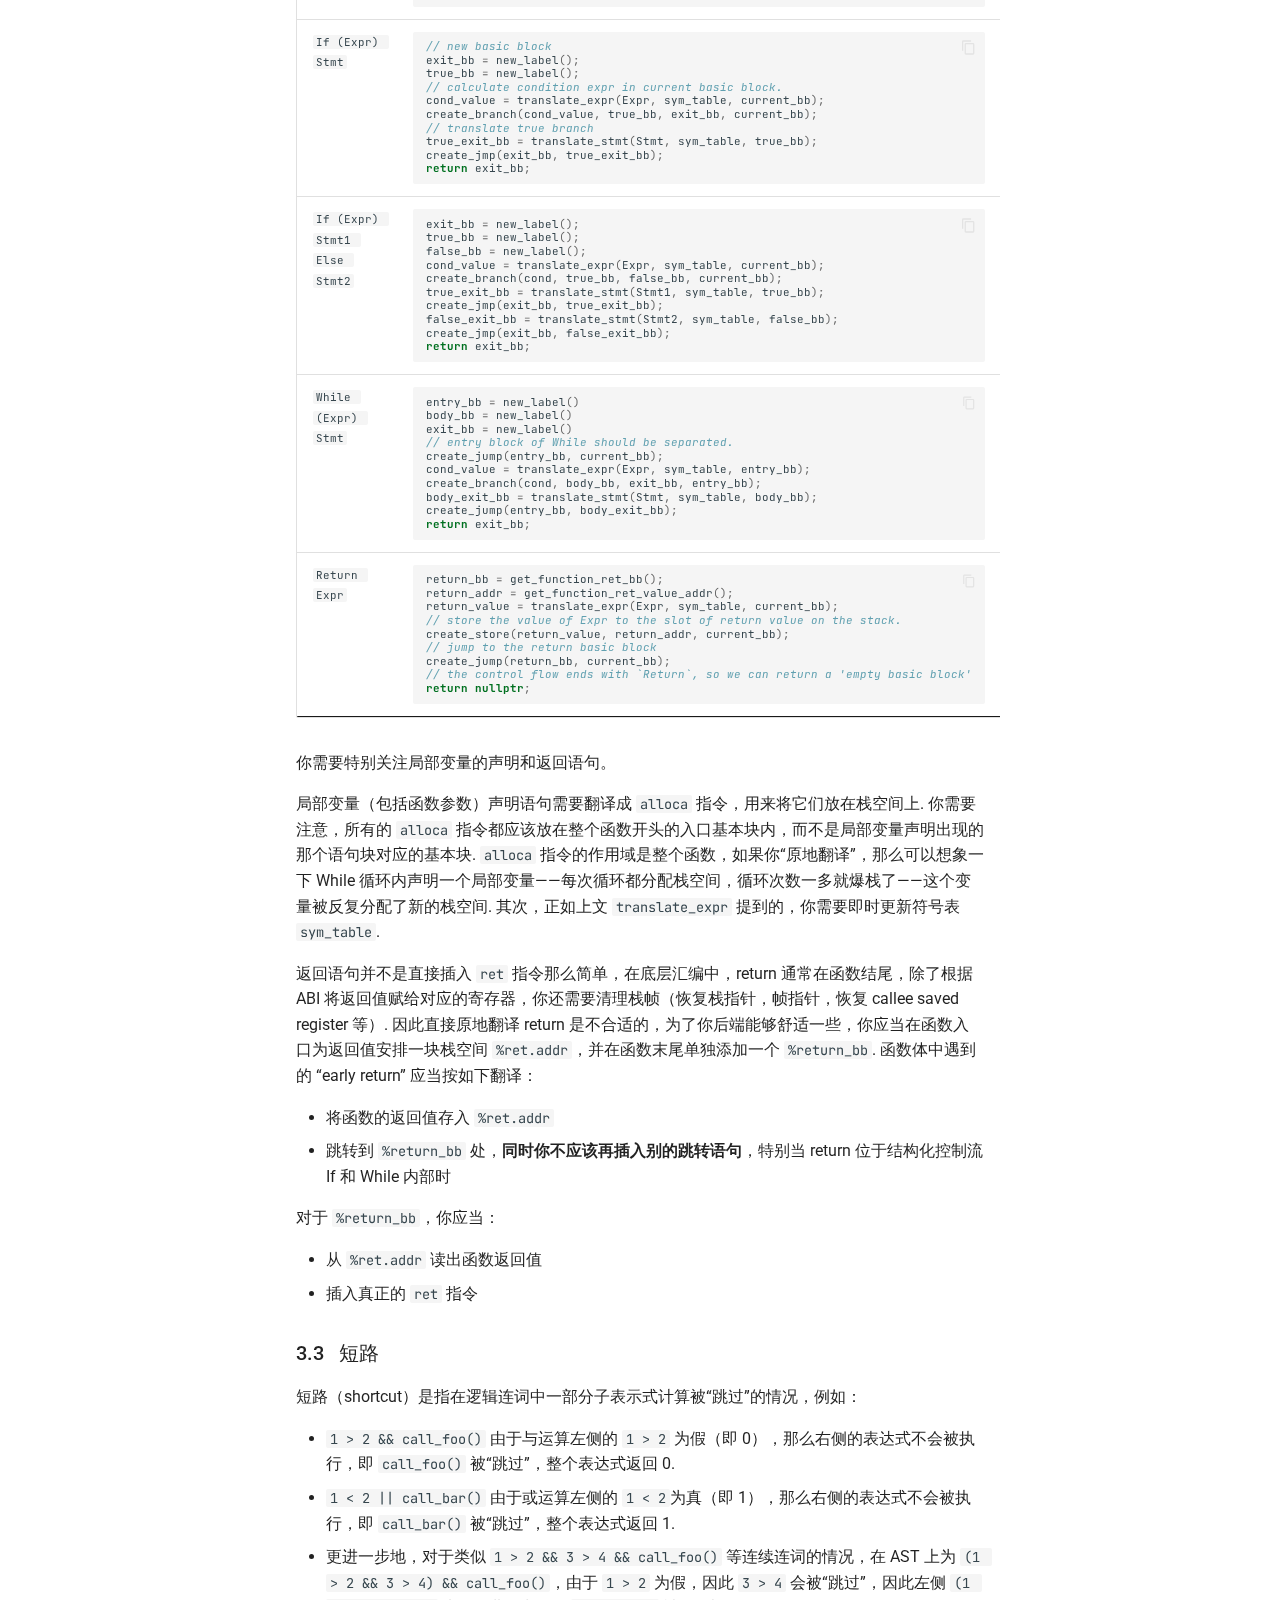
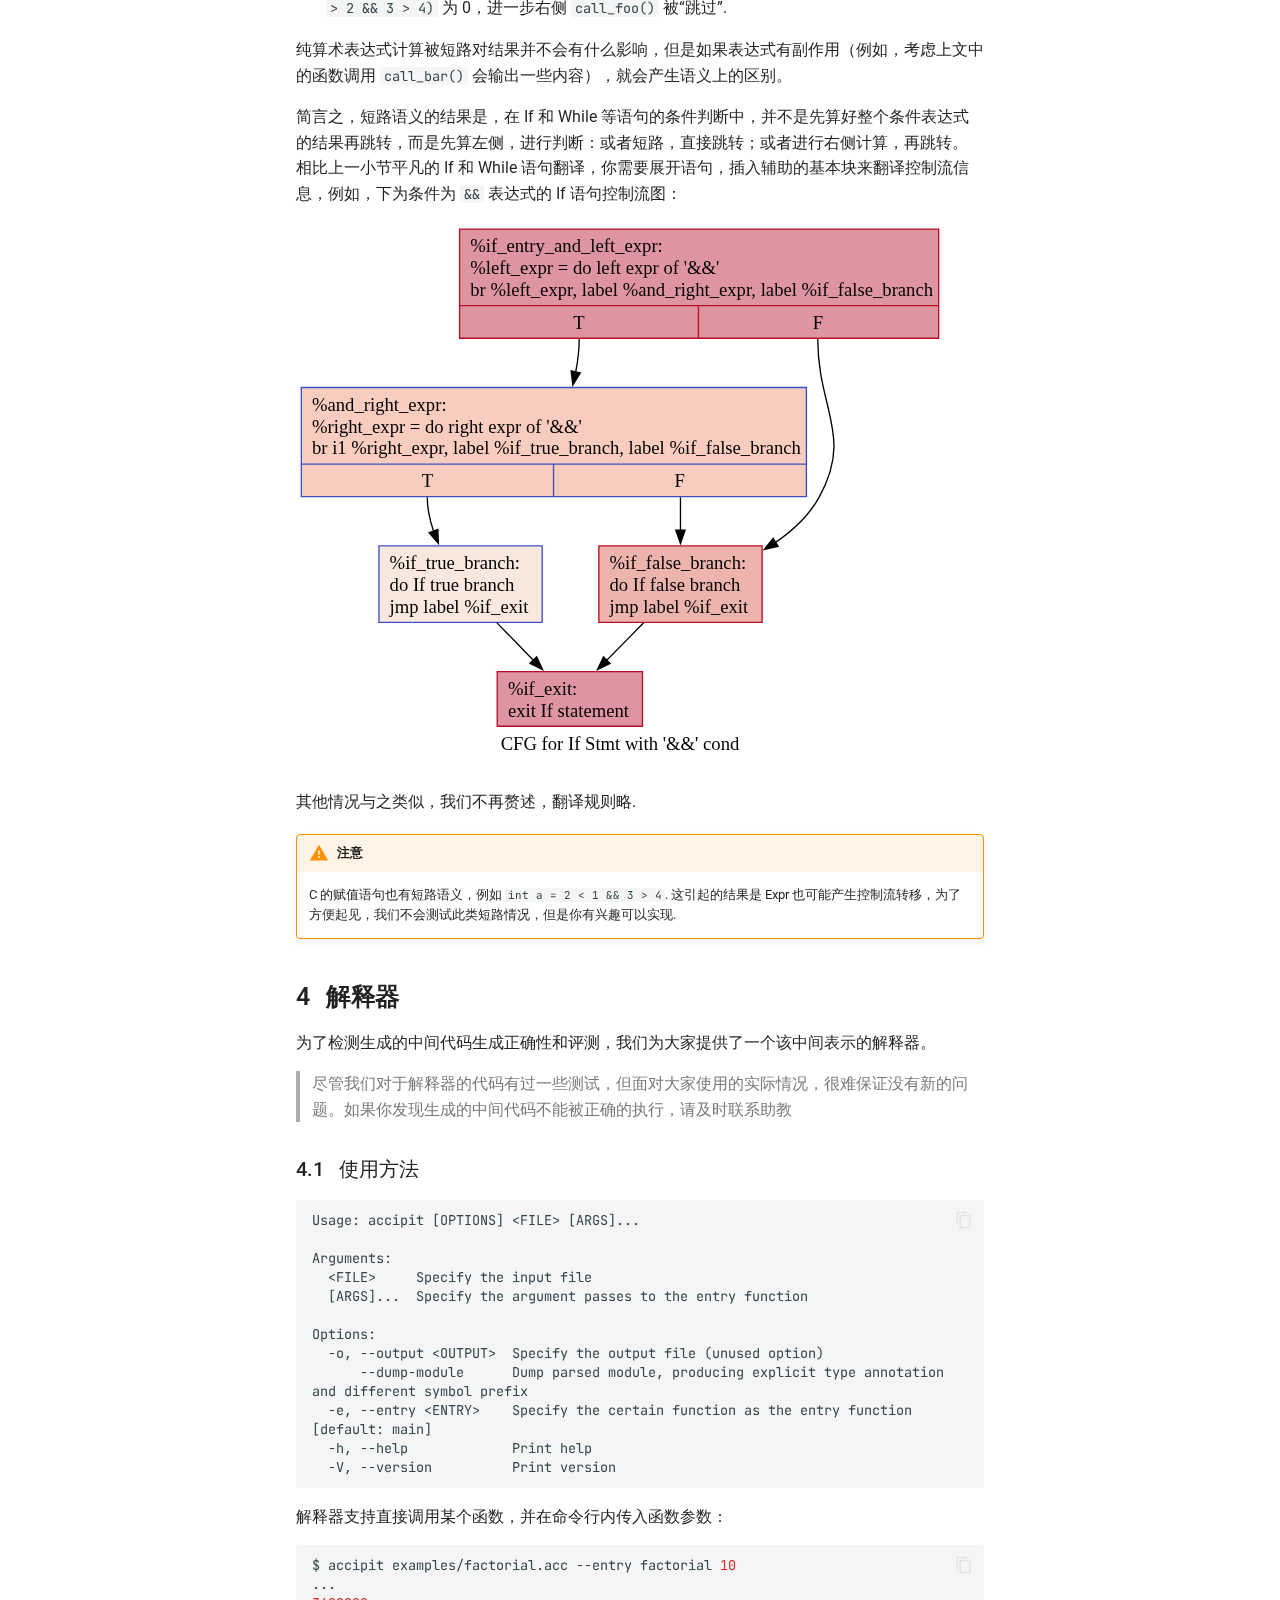
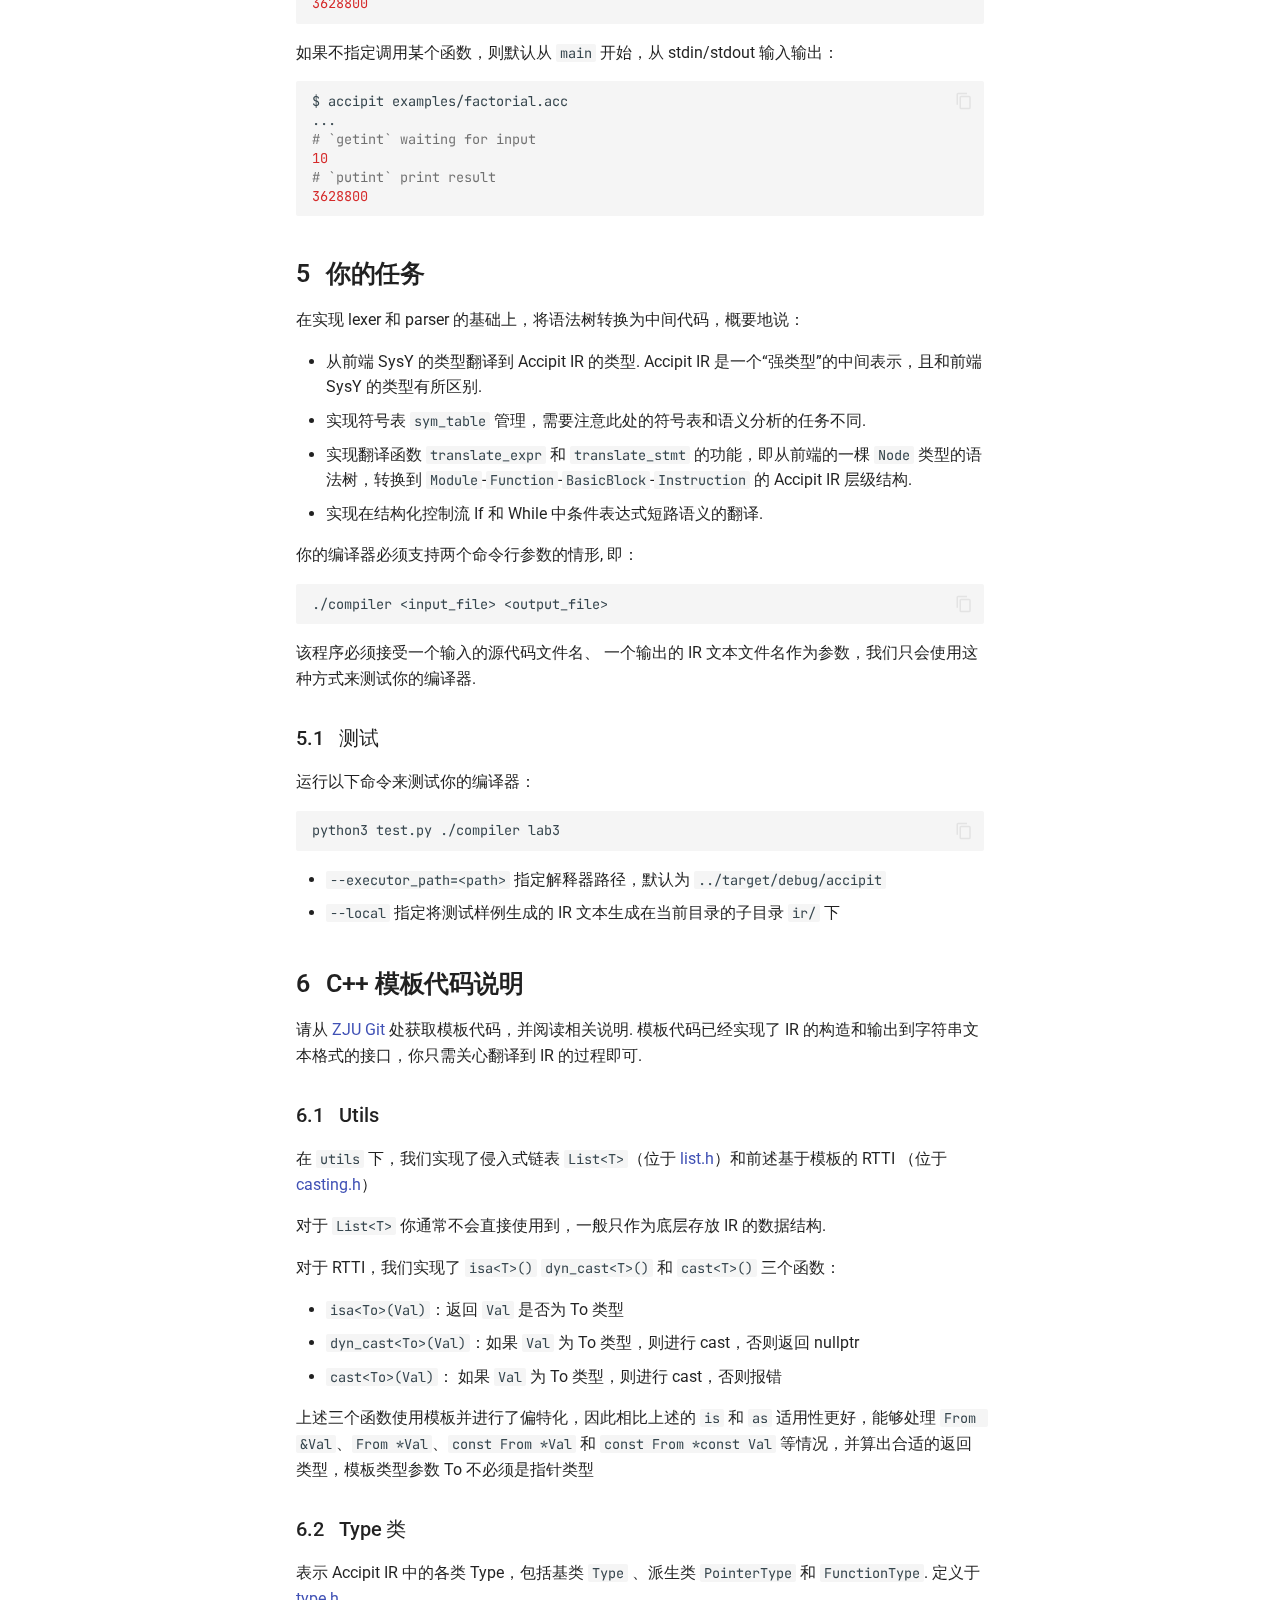
<file: middle-ir-gen/index.html>
<!doctype html>
<html lang="zh" class="no-js">
  <head>
    
      <meta charset="utf-8">
      <meta name="viewport" content="width=device-width,initial-scale=1">
      
      
      
        <link rel="canonical" href="https://accsys.pages.zjusct.io/accipit/middle-ir-gen/">
      
      
        <link rel="prev" href="../semantics/">
      
      
        <link rel="next" href="../backend/">
      
      
      <link rel="icon" href="../images/accsys.png">
      <meta name="generator" content="mkdocs-1.6.0, mkdocs-material-9.5.26">
    
    
      
        <title>Lab 3 中间代码生成 - 浙江大学编译原理课程实验</title>
      
    
    
      <link rel="stylesheet" href="../assets/stylesheets/main.6543a935.min.css">
      
        
        <link rel="stylesheet" href="../assets/stylesheets/palette.06af60db.min.css">
      
      


    
    
      
    
    
      
        
        
        <link rel="preconnect" href="https://fonts.gstatic.com" crossorigin>
        <link rel="stylesheet" href="https://fonts.googleapis.com/css?family=Roboto:300,300i,400,400i,700,700i%7CJetBrains+Mono:400,400i,700,700i&display=fallback">
        <style>:root{--md-text-font:"Roboto";--md-code-font:"JetBrains Mono"}</style>
      
    
    
      <link rel="stylesheet" href="https://cdn.tonycrane.cc/utils/katex.min.css">
    
      <link rel="stylesheet" href="https://fonts.googleapis.com/css?family=Roboto:500,500i,600,600i&display=fallback">
    
      <link rel="stylesheet" href="../css/custom.css">
    
    <script>__md_scope=new URL("..",location),__md_hash=e=>[...e].reduce((e,_)=>(e<<5)-e+_.charCodeAt(0),0),__md_get=(e,_=localStorage,t=__md_scope)=>JSON.parse(_.getItem(t.pathname+"."+e)),__md_set=(e,_,t=localStorage,a=__md_scope)=>{try{t.setItem(a.pathname+"."+e,JSON.stringify(_))}catch(e){}}</script>
    
      

    
    
    
  </head>
  
  
    
    
      
    
    
    
    
    <body dir="ltr" data-md-color-scheme="default" data-md-color-primary="indigo" data-md-color-accent="indigo">
  
    
    <input class="md-toggle" data-md-toggle="drawer" type="checkbox" id="__drawer" autocomplete="off">
    <input class="md-toggle" data-md-toggle="search" type="checkbox" id="__search" autocomplete="off">
    <label class="md-overlay" for="__drawer"></label>
    <div data-md-component="skip">
      
        
        <a href="#lab-3" class="md-skip">
          跳转至
        </a>
      
    </div>
    <div data-md-component="announce">
      
    </div>
    
    
      

  

<header class="md-header md-header--shadow" data-md-component="header">
  <nav class="md-header__inner md-grid" aria-label="页眉">
    <a href=".." title="浙江大学编译原理课程实验" class="md-header__button md-logo" aria-label="浙江大学编译原理课程实验" data-md-component="logo">
      
  
  <svg xmlns="http://www.w3.org/2000/svg" viewBox="0 0 24 24"><path d="M12 8a3 3 0 0 0 3-3 3 3 0 0 0-3-3 3 3 0 0 0-3 3 3 3 0 0 0 3 3m0 3.54C9.64 9.35 6.5 8 3 8v11c3.5 0 6.64 1.35 9 3.54 2.36-2.19 5.5-3.54 9-3.54V8c-3.5 0-6.64 1.35-9 3.54Z"/></svg>

    </a>
    <label class="md-header__button md-icon" for="__drawer">
      
      <svg xmlns="http://www.w3.org/2000/svg" viewBox="0 0 24 24"><path d="M3 6h18v2H3V6m0 5h18v2H3v-2m0 5h18v2H3v-2Z"/></svg>
    </label>
    <div class="md-header__title" data-md-component="header-title">
      <div class="md-header__ellipsis">
        <div class="md-header__topic">
          <span class="md-ellipsis">
            浙江大学编译原理课程实验
          </span>
        </div>
        <div class="md-header__topic" data-md-component="header-topic">
          <span class="md-ellipsis">
            
              Lab 3 中间代码生成
            
          </span>
        </div>
      </div>
    </div>
    
      
        <form class="md-header__option" data-md-component="palette">
  
    
    
    
    <input class="md-option" data-md-color-media="(prefers-color-scheme: light)" data-md-color-scheme="default" data-md-color-primary="indigo" data-md-color-accent="indigo"  aria-label="Switch to dark mode"  type="radio" name="__palette" id="__palette_0">
    
      <label class="md-header__button md-icon" title="Switch to dark mode" for="__palette_1" hidden>
        <svg xmlns="http://www.w3.org/2000/svg" viewBox="0 0 24 24"><path d="M12 8a4 4 0 0 0-4 4 4 4 0 0 0 4 4 4 4 0 0 0 4-4 4 4 0 0 0-4-4m0 10a6 6 0 0 1-6-6 6 6 0 0 1 6-6 6 6 0 0 1 6 6 6 6 0 0 1-6 6m8-9.31V4h-4.69L12 .69 8.69 4H4v4.69L.69 12 4 15.31V20h4.69L12 23.31 15.31 20H20v-4.69L23.31 12 20 8.69Z"/></svg>
      </label>
    
  
    
    
    
    <input class="md-option" data-md-color-media="(prefers-color-scheme: dark)" data-md-color-scheme="slate" data-md-color-primary="indigo" data-md-color-accent="indigo"  aria-label="Switch to light mode"  type="radio" name="__palette" id="__palette_1">
    
      <label class="md-header__button md-icon" title="Switch to light mode" for="__palette_0" hidden>
        <svg xmlns="http://www.w3.org/2000/svg" viewBox="0 0 24 24"><path d="M12 18c-.89 0-1.74-.2-2.5-.55C11.56 16.5 13 14.42 13 12c0-2.42-1.44-4.5-3.5-5.45C10.26 6.2 11.11 6 12 6a6 6 0 0 1 6 6 6 6 0 0 1-6 6m8-9.31V4h-4.69L12 .69 8.69 4H4v4.69L.69 12 4 15.31V20h4.69L12 23.31 15.31 20H20v-4.69L23.31 12 20 8.69Z"/></svg>
      </label>
    
  
</form>
      
    
    
      <script>var media,input,key,value,palette=__md_get("__palette");if(palette&&palette.color){"(prefers-color-scheme)"===palette.color.media&&(media=matchMedia("(prefers-color-scheme: light)"),input=document.querySelector(media.matches?"[data-md-color-media='(prefers-color-scheme: light)']":"[data-md-color-media='(prefers-color-scheme: dark)']"),palette.color.media=input.getAttribute("data-md-color-media"),palette.color.scheme=input.getAttribute("data-md-color-scheme"),palette.color.primary=input.getAttribute("data-md-color-primary"),palette.color.accent=input.getAttribute("data-md-color-accent"));for([key,value]of Object.entries(palette.color))document.body.setAttribute("data-md-color-"+key,value)}</script>
    
    
    
      <label class="md-header__button md-icon" for="__search">
        
        <svg xmlns="http://www.w3.org/2000/svg" viewBox="0 0 24 24"><path d="M9.5 3A6.5 6.5 0 0 1 16 9.5c0 1.61-.59 3.09-1.56 4.23l.27.27h.79l5 5-1.5 1.5-5-5v-.79l-.27-.27A6.516 6.516 0 0 1 9.5 16 6.5 6.5 0 0 1 3 9.5 6.5 6.5 0 0 1 9.5 3m0 2C7 5 5 7 5 9.5S7 14 9.5 14 14 12 14 9.5 12 5 9.5 5Z"/></svg>
      </label>
      <div class="md-search" data-md-component="search" role="dialog">
  <label class="md-search__overlay" for="__search"></label>
  <div class="md-search__inner" role="search">
    <form class="md-search__form" name="search">
      <input type="text" class="md-search__input" name="query" aria-label="搜索" placeholder="搜索" autocapitalize="off" autocorrect="off" autocomplete="off" spellcheck="false" data-md-component="search-query" required>
      <label class="md-search__icon md-icon" for="__search">
        
        <svg xmlns="http://www.w3.org/2000/svg" viewBox="0 0 24 24"><path d="M9.5 3A6.5 6.5 0 0 1 16 9.5c0 1.61-.59 3.09-1.56 4.23l.27.27h.79l5 5-1.5 1.5-5-5v-.79l-.27-.27A6.516 6.516 0 0 1 9.5 16 6.5 6.5 0 0 1 3 9.5 6.5 6.5 0 0 1 9.5 3m0 2C7 5 5 7 5 9.5S7 14 9.5 14 14 12 14 9.5 12 5 9.5 5Z"/></svg>
        
        <svg xmlns="http://www.w3.org/2000/svg" viewBox="0 0 24 24"><path d="M20 11v2H8l5.5 5.5-1.42 1.42L4.16 12l7.92-7.92L13.5 5.5 8 11h12Z"/></svg>
      </label>
      <nav class="md-search__options" aria-label="查找">
        
        <button type="reset" class="md-search__icon md-icon" title="清空当前内容" aria-label="清空当前内容" tabindex="-1">
          
          <svg xmlns="http://www.w3.org/2000/svg" viewBox="0 0 24 24"><path d="M19 6.41 17.59 5 12 10.59 6.41 5 5 6.41 10.59 12 5 17.59 6.41 19 12 13.41 17.59 19 19 17.59 13.41 12 19 6.41Z"/></svg>
        </button>
      </nav>
      
    </form>
    <div class="md-search__output">
      <div class="md-search__scrollwrap" tabindex="0" data-md-scrollfix>
        <div class="md-search-result" data-md-component="search-result">
          <div class="md-search-result__meta">
            正在初始化搜索引擎
          </div>
          <ol class="md-search-result__list" role="presentation"></ol>
        </div>
      </div>
    </div>
  </div>
</div>
    
    
      <div class="md-header__source">
        <a href="https://git.zju.edu.cn/accsys/accipit" title="前往仓库" class="md-source" data-md-component="source">
  <div class="md-source__icon md-icon">
    
    <svg xmlns="http://www.w3.org/2000/svg" viewBox="0 0 448 512"><!--! Font Awesome Free 6.5.2 by @fontawesome - https://fontawesome.com License - https://fontawesome.com/license/free (Icons: CC BY 4.0, Fonts: SIL OFL 1.1, Code: MIT License) Copyright 2024 Fonticons, Inc.--><path d="M439.55 236.05 244 40.45a28.87 28.87 0 0 0-40.81 0l-40.66 40.63 51.52 51.52c27.06-9.14 52.68 16.77 43.39 43.68l49.66 49.66c34.23-11.8 61.18 31 35.47 56.69-26.49 26.49-70.21-2.87-56-37.34L240.22 199v121.85c25.3 12.54 22.26 41.85 9.08 55a34.34 34.34 0 0 1-48.55 0c-17.57-17.6-11.07-46.91 11.25-56v-123c-20.8-8.51-24.6-30.74-18.64-45L142.57 101 8.45 235.14a28.86 28.86 0 0 0 0 40.81l195.61 195.6a28.86 28.86 0 0 0 40.8 0l194.69-194.69a28.86 28.86 0 0 0 0-40.81z"/></svg>
  </div>
  <div class="md-source__repository">
    accsys/accipit
  </div>
</a>
      </div>
    
  </nav>
  
</header>
    
    <div class="md-container" data-md-component="container">
      
      
        
          
        
      
      <main class="md-main" data-md-component="main">
        <div class="md-main__inner md-grid">
          
            
              
              <div class="md-sidebar md-sidebar--primary" data-md-component="sidebar" data-md-type="navigation" >
                <div class="md-sidebar__scrollwrap">
                  <div class="md-sidebar__inner">
                    



<nav class="md-nav md-nav--primary" aria-label="导航栏" data-md-level="0">
  <label class="md-nav__title" for="__drawer">
    <a href=".." title="浙江大学编译原理课程实验" class="md-nav__button md-logo" aria-label="浙江大学编译原理课程实验" data-md-component="logo">
      
  
  <svg xmlns="http://www.w3.org/2000/svg" viewBox="0 0 24 24"><path d="M12 8a3 3 0 0 0 3-3 3 3 0 0 0-3-3 3 3 0 0 0-3 3 3 3 0 0 0 3 3m0 3.54C9.64 9.35 6.5 8 3 8v11c3.5 0 6.64 1.35 9 3.54 2.36-2.19 5.5-3.54 9-3.54V8c-3.5 0-6.64 1.35-9 3.54Z"/></svg>

    </a>
    浙江大学编译原理课程实验
  </label>
  
    <div class="md-nav__source">
      <a href="https://git.zju.edu.cn/accsys/accipit" title="前往仓库" class="md-source" data-md-component="source">
  <div class="md-source__icon md-icon">
    
    <svg xmlns="http://www.w3.org/2000/svg" viewBox="0 0 448 512"><!--! Font Awesome Free 6.5.2 by @fontawesome - https://fontawesome.com License - https://fontawesome.com/license/free (Icons: CC BY 4.0, Fonts: SIL OFL 1.1, Code: MIT License) Copyright 2024 Fonticons, Inc.--><path d="M439.55 236.05 244 40.45a28.87 28.87 0 0 0-40.81 0l-40.66 40.63 51.52 51.52c27.06-9.14 52.68 16.77 43.39 43.68l49.66 49.66c34.23-11.8 61.18 31 35.47 56.69-26.49 26.49-70.21-2.87-56-37.34L240.22 199v121.85c25.3 12.54 22.26 41.85 9.08 55a34.34 34.34 0 0 1-48.55 0c-17.57-17.6-11.07-46.91 11.25-56v-123c-20.8-8.51-24.6-30.74-18.64-45L142.57 101 8.45 235.14a28.86 28.86 0 0 0 0 40.81l195.61 195.6a28.86 28.86 0 0 0 40.8 0l194.69-194.69a28.86 28.86 0 0 0 0-40.81z"/></svg>
  </div>
  <div class="md-source__repository">
    accsys/accipit
  </div>
</a>
    </div>
  
  <ul class="md-nav__list" data-md-scrollfix>
    
      
      
  
  
  
  
    <li class="md-nav__item">
      <a href=".." class="md-nav__link">
        
  
  <span class="md-ellipsis">
    主页
  </span>
  

      </a>
    </li>
  

    
      
      
  
  
  
  
    <li class="md-nav__item">
      <a href="../changelog/" class="md-nav__link">
        
  
  <span class="md-ellipsis">
    更新日志
  </span>
  

      </a>
    </li>
  

    
      
      
  
  
  
  
    <li class="md-nav__item">
      <a href="../environment/" class="md-nav__link">
        
  
  <span class="md-ellipsis">
    Lab 0 环境配置
  </span>
  

      </a>
    </li>
  

    
      
      
  
  
  
  
    <li class="md-nav__item">
      <a href="../syntax/" class="md-nav__link">
        
  
  <span class="md-ellipsis">
    Lab 1 词法与语法分析
  </span>
  

      </a>
    </li>
  

    
      
      
  
  
  
  
    <li class="md-nav__item">
      <a href="../semantics/" class="md-nav__link">
        
  
  <span class="md-ellipsis">
    Lab 2 语义分析
  </span>
  

      </a>
    </li>
  

    
      
      
  
  
    
  
  
  
    <li class="md-nav__item md-nav__item--active">
      
      <input class="md-nav__toggle md-toggle" type="checkbox" id="__toc">
      
      
        
      
      
        <label class="md-nav__link md-nav__link--active" for="__toc">
          
  
  <span class="md-ellipsis">
    Lab 3 中间代码生成
  </span>
  

          <span class="md-nav__icon md-icon"></span>
        </label>
      
      <a href="./" class="md-nav__link md-nav__link--active">
        
  
  <span class="md-ellipsis">
    Lab 3 中间代码生成
  </span>
  

      </a>
      
        

<nav class="md-nav md-nav--secondary" aria-label="目录">
  
  
  
    
  
  
    <label class="md-nav__title" for="__toc">
      <span class="md-nav__icon md-icon"></span>
      目录
    </label>
    <ul class="md-nav__list" data-md-component="toc" data-md-scrollfix>
      
        <li class="md-nav__item">
  <a href="#_1" class="md-nav__link">
    <span class="md-ellipsis">
      背景知识
    </span>
  </a>
  
</li>
      
        <li class="md-nav__item">
  <a href="#_2" class="md-nav__link">
    <span class="md-ellipsis">
      中间代码的定义
    </span>
  </a>
  
    <nav class="md-nav" aria-label="中间代码的定义">
      <ul class="md-nav__list">
        
          <li class="md-nav__item">
  <a href="#_3" class="md-nav__link">
    <span class="md-ellipsis">
      基本块的处理
    </span>
  </a>
  
</li>
        
          <li class="md-nav__item">
  <a href="#_4" class="md-nav__link">
    <span class="md-ellipsis">
      局部变量的处理
    </span>
  </a>
  
</li>
        
      </ul>
    </nav>
  
</li>
      
        <li class="md-nav__item">
  <a href="#_5" class="md-nav__link">
    <span class="md-ellipsis">
      语法制导代码生成
    </span>
  </a>
  
    <nav class="md-nav" aria-label="语法制导代码生成">
      <ul class="md-nav__list">
        
          <li class="md-nav__item">
  <a href="#_6" class="md-nav__link">
    <span class="md-ellipsis">
      表达式生成
    </span>
  </a>
  
</li>
        
          <li class="md-nav__item">
  <a href="#_7" class="md-nav__link">
    <span class="md-ellipsis">
      语句生成
    </span>
  </a>
  
</li>
        
          <li class="md-nav__item">
  <a href="#_8" class="md-nav__link">
    <span class="md-ellipsis">
      短路
    </span>
  </a>
  
</li>
        
      </ul>
    </nav>
  
</li>
      
        <li class="md-nav__item">
  <a href="#_9" class="md-nav__link">
    <span class="md-ellipsis">
      解释器
    </span>
  </a>
  
    <nav class="md-nav" aria-label="解释器">
      <ul class="md-nav__list">
        
          <li class="md-nav__item">
  <a href="#_10" class="md-nav__link">
    <span class="md-ellipsis">
      使用方法
    </span>
  </a>
  
</li>
        
      </ul>
    </nav>
  
</li>
      
        <li class="md-nav__item">
  <a href="#_11" class="md-nav__link">
    <span class="md-ellipsis">
      你的任务
    </span>
  </a>
  
    <nav class="md-nav" aria-label="你的任务">
      <ul class="md-nav__list">
        
          <li class="md-nav__item">
  <a href="#_12" class="md-nav__link">
    <span class="md-ellipsis">
      测试
    </span>
  </a>
  
</li>
        
      </ul>
    </nav>
  
</li>
      
        <li class="md-nav__item">
  <a href="#c" class="md-nav__link">
    <span class="md-ellipsis">
      C++ 模板代码说明
    </span>
  </a>
  
    <nav class="md-nav" aria-label="C++ 模板代码说明">
      <ul class="md-nav__list">
        
          <li class="md-nav__item">
  <a href="#utils" class="md-nav__link">
    <span class="md-ellipsis">
      Utils
    </span>
  </a>
  
</li>
        
          <li class="md-nav__item">
  <a href="#type" class="md-nav__link">
    <span class="md-ellipsis">
      Type 类
    </span>
  </a>
  
</li>
        
          <li class="md-nav__item">
  <a href="#value" class="md-nav__link">
    <span class="md-ellipsis">
      Value 类
    </span>
  </a>
  
</li>
        
          <li class="md-nav__item">
  <a href="#ir-structures" class="md-nav__link">
    <span class="md-ellipsis">
      IR Structures
    </span>
  </a>
  
</li>
        
          <li class="md-nav__item">
  <a href="#_13" class="md-nav__link">
    <span class="md-ellipsis">
      使用示例和单元测试
    </span>
  </a>
  
</li>
        
      </ul>
    </nav>
  
</li>
      
    </ul>
  
</nav>
      
    </li>
  

    
      
      
  
  
  
  
    <li class="md-nav__item">
      <a href="../backend/" class="md-nav__link">
        
  
  <span class="md-ellipsis">
    Lab 4 后端代码生成（草稿）
  </span>
  

      </a>
    </li>
  

    
      
      
  
  
  
  
    
    
      
        
          
        
      
        
      
        
      
        
      
        
      
        
      
        
      
    
    
      
        
        
      
    
    
    <li class="md-nav__item md-nav__item--section md-nav__item--nested">
      
        
        
        <input class="md-nav__toggle md-toggle " type="checkbox" id="__nav_8" >
        
          
          
          <div class="md-nav__link md-nav__container">
            <a href="../appendix/" class="md-nav__link ">
              
  
  <span class="md-ellipsis">
    附录
  </span>
  

            </a>
            
              
              <label class="md-nav__link " for="__nav_8" id="__nav_8_label" tabindex="">
                <span class="md-nav__icon md-icon"></span>
              </label>
            
          </div>
        
        <nav class="md-nav" data-md-level="1" aria-labelledby="__nav_8_label" aria-expanded="false">
          <label class="md-nav__title" for="__nav_8">
            <span class="md-nav__icon md-icon"></span>
            附录
          </label>
          <ul class="md-nav__list" data-md-scrollfix>
            
              
            
              
                
  
  
  
  
    <li class="md-nav__item">
      <a href="../appendix/sysy-spec/" class="md-nav__link">
        
  
  <span class="md-ellipsis">
    SysY 语言规范
  </span>
  

      </a>
    </li>
  

              
            
              
                
  
  
  
  
    <li class="md-nav__item">
      <a href="../appendix/sysy-runtime/" class="md-nav__link">
        
  
  <span class="md-ellipsis">
    SysY 运行时库
  </span>
  

      </a>
    </li>
  

              
            
              
                
  
  
  
  
    <li class="md-nav__item">
      <a href="../appendix/accipit-spec/" class="md-nav__link">
        
  
  <span class="md-ellipsis">
    Accipit IR 规范
  </span>
  

      </a>
    </li>
  

              
            
              
                
  
  
  
  
    <li class="md-nav__item">
      <a href="../appendix/quads2ssa/" class="md-nav__link">
        
  
  <span class="md-ellipsis">
    从四元组到静态单赋值形式
  </span>
  

      </a>
    </li>
  

              
            
              
                
  
  
  
  
    <li class="md-nav__item">
      <a href="../appendix/sysy-accipit-mapping/" class="md-nav__link">
        
  
  <span class="md-ellipsis">
    SysY 结构与 Accipit IR 的对应
  </span>
  

      </a>
    </li>
  

              
            
              
                
  
  
  
  
    <li class="md-nav__item">
      <a href="../appendix/faq/" class="md-nav__link">
        
  
  <span class="md-ellipsis">
    FAQ
  </span>
  

      </a>
    </li>
  

              
            
          </ul>
        </nav>
      
    </li>
  

    
  </ul>
</nav>
                  </div>
                </div>
              </div>
            
            
              
              <div class="md-sidebar md-sidebar--secondary" data-md-component="sidebar" data-md-type="toc" >
                <div class="md-sidebar__scrollwrap">
                  <div class="md-sidebar__inner">
                    

<nav class="md-nav md-nav--secondary" aria-label="目录">
  
  
  
    
  
  
    <label class="md-nav__title" for="__toc">
      <span class="md-nav__icon md-icon"></span>
      目录
    </label>
    <ul class="md-nav__list" data-md-component="toc" data-md-scrollfix>
      
        <li class="md-nav__item">
  <a href="#_1" class="md-nav__link">
    <span class="md-ellipsis">
      背景知识
    </span>
  </a>
  
</li>
      
        <li class="md-nav__item">
  <a href="#_2" class="md-nav__link">
    <span class="md-ellipsis">
      中间代码的定义
    </span>
  </a>
  
    <nav class="md-nav" aria-label="中间代码的定义">
      <ul class="md-nav__list">
        
          <li class="md-nav__item">
  <a href="#_3" class="md-nav__link">
    <span class="md-ellipsis">
      基本块的处理
    </span>
  </a>
  
</li>
        
          <li class="md-nav__item">
  <a href="#_4" class="md-nav__link">
    <span class="md-ellipsis">
      局部变量的处理
    </span>
  </a>
  
</li>
        
      </ul>
    </nav>
  
</li>
      
        <li class="md-nav__item">
  <a href="#_5" class="md-nav__link">
    <span class="md-ellipsis">
      语法制导代码生成
    </span>
  </a>
  
    <nav class="md-nav" aria-label="语法制导代码生成">
      <ul class="md-nav__list">
        
          <li class="md-nav__item">
  <a href="#_6" class="md-nav__link">
    <span class="md-ellipsis">
      表达式生成
    </span>
  </a>
  
</li>
        
          <li class="md-nav__item">
  <a href="#_7" class="md-nav__link">
    <span class="md-ellipsis">
      语句生成
    </span>
  </a>
  
</li>
        
          <li class="md-nav__item">
  <a href="#_8" class="md-nav__link">
    <span class="md-ellipsis">
      短路
    </span>
  </a>
  
</li>
        
      </ul>
    </nav>
  
</li>
      
        <li class="md-nav__item">
  <a href="#_9" class="md-nav__link">
    <span class="md-ellipsis">
      解释器
    </span>
  </a>
  
    <nav class="md-nav" aria-label="解释器">
      <ul class="md-nav__list">
        
          <li class="md-nav__item">
  <a href="#_10" class="md-nav__link">
    <span class="md-ellipsis">
      使用方法
    </span>
  </a>
  
</li>
        
      </ul>
    </nav>
  
</li>
      
        <li class="md-nav__item">
  <a href="#_11" class="md-nav__link">
    <span class="md-ellipsis">
      你的任务
    </span>
  </a>
  
    <nav class="md-nav" aria-label="你的任务">
      <ul class="md-nav__list">
        
          <li class="md-nav__item">
  <a href="#_12" class="md-nav__link">
    <span class="md-ellipsis">
      测试
    </span>
  </a>
  
</li>
        
      </ul>
    </nav>
  
</li>
      
        <li class="md-nav__item">
  <a href="#c" class="md-nav__link">
    <span class="md-ellipsis">
      C++ 模板代码说明
    </span>
  </a>
  
    <nav class="md-nav" aria-label="C++ 模板代码说明">
      <ul class="md-nav__list">
        
          <li class="md-nav__item">
  <a href="#utils" class="md-nav__link">
    <span class="md-ellipsis">
      Utils
    </span>
  </a>
  
</li>
        
          <li class="md-nav__item">
  <a href="#type" class="md-nav__link">
    <span class="md-ellipsis">
      Type 类
    </span>
  </a>
  
</li>
        
          <li class="md-nav__item">
  <a href="#value" class="md-nav__link">
    <span class="md-ellipsis">
      Value 类
    </span>
  </a>
  
</li>
        
          <li class="md-nav__item">
  <a href="#ir-structures" class="md-nav__link">
    <span class="md-ellipsis">
      IR Structures
    </span>
  </a>
  
</li>
        
          <li class="md-nav__item">
  <a href="#_13" class="md-nav__link">
    <span class="md-ellipsis">
      使用示例和单元测试
    </span>
  </a>
  
</li>
        
      </ul>
    </nav>
  
</li>
      
    </ul>
  
</nav>
                  </div>
                </div>
              </div>
            
          
          
            <div class="md-content" data-md-component="content">
              <article class="md-content__inner md-typeset">
                
                  


<h1 id="lab-3">Lab 3：中间代码生成<a class="headerlink" href="#lab-3" title="Permanent link">&para;</a></h1>
<h2 id="_1">背景知识<a class="headerlink" href="#_1" title="Permanent link">&para;</a></h2>
<p>正如课上可能提到过的，如果没有中间表示 (Intermediate Representation，简称 IR)，n 门语言 m 种硬件平台各自写编译器，就可能需要 n * m 种编译器，但是 n 门语言的前端编译到一个统一的 IR 然后再由 IR 编译到不同的后端，这样只需要 n + m 个“编译器”.</p>
<p>但是，IR 的作用并不仅限于减少编译器开发的工作量，在现代编译器架构下，具体体现在 IR 所指代的对象宽泛化了，现在 IR 通常可以用于泛指“源代码”与“目标平台汇编”之间的各种表示形式，例如抽象语法树、目标无关的中间代码、三地址码风格的类机器代码层等，从中间代码所在的抽象层次来看：</p>
<ul>
<li><strong>抽象语法树 AST（高层 IR）</strong>：树形结构，贴近源代码层，适合做语法糖的展开、构建符号表、类型检查等靠近编程语言的高层级抽象的任务.
它们和程序语言的设计风格息息相关，因此能够做一些更抽象、更高级的优化.
例如，AST 层级仍然保留结构化控制流（例如 while loop, for loop, if, switch，函数式风格的可能有 parallel, reduce, yield 等）信息，模式匹配 (pattern match) 就可以被展开为一棵高效的决策树 (decison tree)，减少多余的比较和跳转.</li>
<li><strong>目标无关的中间代码（中层 IR）</strong>：本实验讨论的部分. 常见的设计是线性指令.
由于是平台无关的，设计上通常会考虑屏蔽底层细节；由于考虑适配多语言前端的需要，抛弃了多数高层级信息，更为贴合底层汇编.
例如 LLVM IR 在形式上就非常类似 RISC 汇编，但是仍然有 GEP 这样的高级指令.
在这一层级，通常只剩下了非结构化控制流（例如无条件跳转 jump，分支跳转 branch 等），进行例如常量传播、公共子表达式折叠、不变式归纳等与硬件细节无关的优化，以及控制流分析、数据流分析、别名分析等普适的分析.</li>
<li><strong>三地址码或四元组风格的类机器代码层（低层 IR）</strong>，形式上非常接近汇编，甚至可以直接按照汇编指令的格式设计.
这一层非常靠近硬件，优化需要考虑不同指令的延迟、吞吐量、流水线、ABI 等，许多问题是 NP-Hard 的.</li>
</ul>
<p>我们可以看到，实际上每一层“中间表示”都有各自的特点，依次从高抽象走向低级，适合做的任务也不同，每一层都是一个小型的“编译系统”，因此现代编译器通常会采用多层 IR.
此外，由于涉及的任务不同，IR 也有不同的结构结构特征：</p>
<ul>
<li><strong>树或者图结构</strong>：使用图（graph）来表示程序的信息，用节点表示程序里的对象，用边表示关系，此类结构一般能详尽准确地描述程序内的各类信息. 抽象语法树（AST）是一种典型的树形 IR.</li>
<li><strong>线型结构</strong>：例如汇编语言中指令之间就是线型关系。你可以将这种中间代码看成是某种抽象计算机的一个简单的指令集。</li>
<li><strong>混合型</strong>：混合了图和线性两种中间代码风格，例如本实验所使用的 Accipit IR. Accipit IR 将代码组织成许多基本块，块内部采用线型表示，块与块之间采用图表示.</li>
</ul>
<p>Rust 就曾经在前端增加了一层图结构 <a href="https://blog.rust-lang.org/2016/04/19/MIR.html">MIR</a>，borrow checker 就在 MIR 层上进行分析：</p>
<p><img alt="Introducing MIR" src="../images/flow.svg" /></p>
<p>当然，并不是说抽象层级越高，相应地结构特征就会越复杂.
例如，C 语言的源码是线型的字符串，语句与语句之间也线型的；WASM 汇编可以使用类似树形的 SExpr 格式嵌套表示.</p>
<div class="highlight"><span class="filename">add.wast</span><pre><span></span><code><a id="__codelineno-0-1" name="__codelineno-0-1" href="#__codelineno-0-1"></a>(func (export &quot;add&quot;) (param $x i32) (param $y i32)
<a id="__codelineno-0-2" name="__codelineno-0-2" href="#__codelineno-0-2"></a>    (result i32) 
<a id="__codelineno-0-3" name="__codelineno-0-3" href="#__codelineno-0-3"></a>    (i32.add 
<a id="__codelineno-0-4" name="__codelineno-0-4" href="#__codelineno-0-4"></a>        (local.get $x)
<a id="__codelineno-0-5" name="__codelineno-0-5" href="#__codelineno-0-5"></a>        (local.get $y)
<a id="__codelineno-0-6" name="__codelineno-0-6" href="#__codelineno-0-6"></a>    )
<a id="__codelineno-0-7" name="__codelineno-0-7" href="#__codelineno-0-7"></a>)
</code></pre></div>
<h2 id="_2">中间代码的定义<a class="headerlink" href="#_2" title="Permanent link">&para;</a></h2>
<p>本实验的 IR 是类似 LLVM IR 的 partial SSA 形式，即利用 <code>alloca</code> <code>load</code> <code>store</code> 三条指令在 SSA 形式上“开洞”，具体的规范请参阅 <a href="../appendix/accipit-spec/">Accipit IR 规范</a>.
我们在附录还提供了一些样例：<a href="../appendix/sysy-accipit-mapping/">SysY 结构与 Accipit IR 的对应</a>，为你演示如何从 SysY 前端的高层级结构翻译到 Accipit IR。</p>
<p>下面这段阶乘的样例代码能帮助你实现一个功能正确（虽然显然欠优化的）的中端代码.</p>
<p>源码：</p>
<div class="highlight"><pre><span></span><code><a id="__codelineno-1-1" name="__codelineno-1-1" href="#__codelineno-1-1"></a><span class="kt">int</span><span class="w"> </span><span class="nf">factorial</span><span class="p">(</span><span class="kt">int</span><span class="w"> </span><span class="n">n</span><span class="p">)</span><span class="w"> </span><span class="p">{</span>
<a id="__codelineno-1-2" name="__codelineno-1-2" href="#__codelineno-1-2"></a><span class="w">    </span><span class="k">if</span><span class="w"> </span><span class="p">(</span><span class="n">n</span><span class="w"> </span><span class="o">==</span><span class="w"> </span><span class="mi">1</span><span class="p">)</span><span class="w"> </span><span class="p">{</span>
<a id="__codelineno-1-3" name="__codelineno-1-3" href="#__codelineno-1-3"></a><span class="w">        </span><span class="k">return</span><span class="w"> </span><span class="mi">1</span><span class="p">;</span>
<a id="__codelineno-1-4" name="__codelineno-1-4" href="#__codelineno-1-4"></a><span class="w">    </span><span class="p">}</span><span class="w"> </span><span class="k">else</span><span class="w"> </span><span class="p">{</span>
<a id="__codelineno-1-5" name="__codelineno-1-5" href="#__codelineno-1-5"></a><span class="w">        </span><span class="kt">int</span><span class="w"> </span><span class="n">ans</span><span class="w"> </span><span class="o">=</span><span class="w"> </span><span class="n">n</span><span class="w"> </span><span class="o">*</span><span class="w"> </span><span class="n">factorial</span><span class="p">(</span><span class="n">n</span><span class="w"> </span><span class="o">-</span><span class="w"> </span><span class="mi">1</span><span class="p">);</span>
<a id="__codelineno-1-6" name="__codelineno-1-6" href="#__codelineno-1-6"></a><span class="w">        </span><span class="k">return</span><span class="w"> </span><span class="n">ans</span><span class="p">;</span>
<a id="__codelineno-1-7" name="__codelineno-1-7" href="#__codelineno-1-7"></a><span class="w">    </span><span class="p">}</span>
<a id="__codelineno-1-8" name="__codelineno-1-8" href="#__codelineno-1-8"></a><span class="p">}</span>
</code></pre></div>
<p>参考中间代码：
<div class="highlight"><pre><span></span><code><a id="__codelineno-2-1" name="__codelineno-2-1" href="#__codelineno-2-1"></a><span class="k">fn</span><span class="w"> </span><span class="o">@</span><span class="n">factorial</span><span class="p">(#</span><span class="n">n</span><span class="p">:</span><span class="w"> </span><span class="kt">i32</span><span class="p">)</span><span class="w"> </span><span class="p">-&gt;</span><span class="w"> </span><span class="kt">i32</span><span class="w"> </span><span class="p">{</span>
<a id="__codelineno-2-2" name="__codelineno-2-2" href="#__codelineno-2-2"></a><span class="o">%</span><span class="n">Lentry</span><span class="p">:</span>
<a id="__codelineno-2-3" name="__codelineno-2-3" href="#__codelineno-2-3"></a><span class="w">    </span><span class="c1">// create a stack slot of i32 type as the space of the return value.</span>
<a id="__codelineno-2-4" name="__codelineno-2-4" href="#__codelineno-2-4"></a><span class="w">    </span><span class="c1">// if n equals 1, store `1` to this address, i.e. `return 1`,</span>
<a id="__codelineno-2-5" name="__codelineno-2-5" href="#__codelineno-2-5"></a><span class="w">    </span><span class="c1">// otherwise, do recursive call, i.e. return n * factorial(n - 1).</span>
<a id="__codelineno-2-6" name="__codelineno-2-6" href="#__codelineno-2-6"></a><span class="w">    </span><span class="kd">let</span><span class="w"> </span><span class="o">%</span><span class="n">ret</span><span class="p">.</span><span class="n">addr</span><span class="w"> </span><span class="o">=</span><span class="w"> </span><span class="n">alloca</span><span class="w"> </span><span class="kt">i32</span><span class="p">,</span><span class="w"> </span><span class="mi">1</span>
<a id="__codelineno-2-7" name="__codelineno-2-7" href="#__codelineno-2-7"></a><span class="w">    </span><span class="c1">// store function parameter on the stack.</span>
<a id="__codelineno-2-8" name="__codelineno-2-8" href="#__codelineno-2-8"></a><span class="w">    </span><span class="kd">let</span><span class="w"> </span><span class="o">%</span><span class="n">n</span><span class="p">.</span><span class="n">addr</span><span class="w"> </span><span class="o">=</span><span class="w"> </span><span class="n">alloca</span><span class="w"> </span><span class="kt">i32</span><span class="p">,</span><span class="w"> </span><span class="mi">1</span>
<a id="__codelineno-2-9" name="__codelineno-2-9" href="#__codelineno-2-9"></a><span class="w">    </span><span class="kd">let</span><span class="w"> </span><span class="o">%</span><span class="mi">4</span><span class="w"> </span><span class="o">=</span><span class="w"> </span><span class="n">store</span><span class="w"> </span><span class="p">#</span><span class="n">n</span><span class="p">,</span><span class="w"> </span><span class="o">%</span><span class="n">n</span><span class="p">.</span><span class="n">addr</span>
<a id="__codelineno-2-10" name="__codelineno-2-10" href="#__codelineno-2-10"></a><span class="w">    </span><span class="c1">// create a slot for local variable ans, uninitialized.</span>
<a id="__codelineno-2-11" name="__codelineno-2-11" href="#__codelineno-2-11"></a><span class="w">    </span><span class="kd">let</span><span class="w"> </span><span class="o">%</span><span class="n">ans</span><span class="p">.</span><span class="n">addr</span><span class="w"> </span><span class="o">=</span><span class="w"> </span><span class="n">alloca</span><span class="w"> </span><span class="kt">i32</span><span class="p">,</span><span class="w"> </span><span class="mi">1</span>
<a id="__codelineno-2-12" name="__codelineno-2-12" href="#__codelineno-2-12"></a><span class="w">    </span><span class="c1">// when we need #n, you just read it from %n.addr.</span>
<a id="__codelineno-2-13" name="__codelineno-2-13" href="#__codelineno-2-13"></a><span class="w">    </span><span class="kd">let</span><span class="w"> </span><span class="o">%</span><span class="mi">6</span><span class="w"> </span><span class="o">=</span><span class="w"> </span><span class="n">load</span><span class="w"> </span><span class="o">%</span><span class="n">n</span><span class="p">.</span><span class="n">addr</span>
<a id="__codelineno-2-14" name="__codelineno-2-14" href="#__codelineno-2-14"></a><span class="w">    </span><span class="c1">// comparison produce an `i8` value.</span>
<a id="__codelineno-2-15" name="__codelineno-2-15" href="#__codelineno-2-15"></a><span class="w">    </span><span class="kd">let</span><span class="w"> </span><span class="o">%</span><span class="n">cmp</span><span class="w"> </span><span class="o">=</span><span class="w"> </span><span class="n">eq</span><span class="w"> </span><span class="o">%</span><span class="mi">6</span><span class="p">,</span><span class="w"> </span><span class="mi">0</span>
<a id="__codelineno-2-16" name="__codelineno-2-16" href="#__codelineno-2-16"></a><span class="w">    </span><span class="n">br</span><span class="w"> </span><span class="o">%</span><span class="n">cmp</span><span class="p">,</span><span class="w"> </span><span class="n">label</span><span class="w"> </span><span class="o">%</span><span class="n">Ltrue</span><span class="p">,</span><span class="w"> </span><span class="n">label</span><span class="w"> </span><span class="o">%</span><span class="n">Lfalse</span>
<a id="__codelineno-2-17" name="__codelineno-2-17" href="#__codelineno-2-17"></a><span class="o">%</span><span class="n">Ltrue</span><span class="p">:</span>
<a id="__codelineno-2-18" name="__codelineno-2-18" href="#__codelineno-2-18"></a><span class="w">    </span><span class="c1">// retuen value = 1.</span>
<a id="__codelineno-2-19" name="__codelineno-2-19" href="#__codelineno-2-19"></a><span class="w">    </span><span class="kd">let</span><span class="w"> </span><span class="o">%</span><span class="mi">10</span><span class="w"> </span><span class="o">=</span><span class="w"> </span><span class="n">store</span><span class="w"> </span><span class="mi">1</span><span class="p">,</span><span class="w"> </span><span class="o">%</span><span class="n">ret</span><span class="p">.</span><span class="n">addr</span>
<a id="__codelineno-2-20" name="__codelineno-2-20" href="#__codelineno-2-20"></a><span class="w">    </span><span class="n">jmp</span><span class="w"> </span><span class="n">label</span><span class="w"> </span><span class="o">%</span><span class="n">Lret</span>
<a id="__codelineno-2-21" name="__codelineno-2-21" href="#__codelineno-2-21"></a><span class="o">%</span><span class="n">Lfalse</span><span class="p">:</span>
<a id="__codelineno-2-22" name="__codelineno-2-22" href="#__codelineno-2-22"></a><span class="w">    </span><span class="c1">// n - 1</span>
<a id="__codelineno-2-23" name="__codelineno-2-23" href="#__codelineno-2-23"></a><span class="w">    </span><span class="kd">let</span><span class="w"> </span><span class="o">%</span><span class="mi">13</span><span class="w"> </span><span class="o">=</span><span class="w"> </span><span class="n">load</span><span class="w"> </span><span class="o">%</span><span class="n">n</span><span class="p">.</span><span class="n">addr</span>
<a id="__codelineno-2-24" name="__codelineno-2-24" href="#__codelineno-2-24"></a><span class="w">    </span><span class="kd">let</span><span class="w"> </span><span class="o">%</span><span class="mi">14</span><span class="w"> </span><span class="o">=</span><span class="w"> </span><span class="n">sub</span><span class="w"> </span><span class="o">%</span><span class="mi">13</span><span class="p">,</span><span class="w"> </span><span class="mi">1</span>
<a id="__codelineno-2-25" name="__codelineno-2-25" href="#__codelineno-2-25"></a><span class="w">    </span><span class="c1">// factorial(n - 1)</span>
<a id="__codelineno-2-26" name="__codelineno-2-26" href="#__codelineno-2-26"></a><span class="w">    </span><span class="kd">let</span><span class="w"> </span><span class="o">%</span><span class="n">res</span><span class="w"> </span><span class="o">=</span><span class="w"> </span><span class="n">call</span><span class="w"> </span><span class="o">@</span><span class="n">factorial</span><span class="p">,</span><span class="w"> </span><span class="o">%</span><span class="mi">14</span>
<a id="__codelineno-2-27" name="__codelineno-2-27" href="#__codelineno-2-27"></a><span class="w">    </span><span class="c1">// n</span>
<a id="__codelineno-2-28" name="__codelineno-2-28" href="#__codelineno-2-28"></a><span class="w">    </span><span class="kd">let</span><span class="w"> </span><span class="o">%</span><span class="mi">16</span><span class="w"> </span><span class="o">=</span><span class="w"> </span><span class="n">load</span><span class="w"> </span><span class="o">%</span><span class="n">n</span><span class="p">.</span><span class="n">addr</span>
<a id="__codelineno-2-29" name="__codelineno-2-29" href="#__codelineno-2-29"></a><span class="w">    </span><span class="c1">// n * factorial(n - 1)</span>
<a id="__codelineno-2-30" name="__codelineno-2-30" href="#__codelineno-2-30"></a><span class="w">    </span><span class="kd">let</span><span class="w"> </span><span class="o">%</span><span class="mi">17</span><span class="w"> </span><span class="o">=</span><span class="w"> </span><span class="n">mul</span><span class="w"> </span><span class="o">%</span><span class="mi">16</span><span class="p">,</span><span class="w"> </span><span class="o">%</span><span class="n">res</span>
<a id="__codelineno-2-31" name="__codelineno-2-31" href="#__codelineno-2-31"></a><span class="w">    </span><span class="c1">// write local variable `ans`</span>
<a id="__codelineno-2-32" name="__codelineno-2-32" href="#__codelineno-2-32"></a><span class="w">    </span><span class="kd">let</span><span class="w"> </span><span class="o">%</span><span class="mi">18</span><span class="w"> </span><span class="o">=</span><span class="w"> </span><span class="n">store</span><span class="w"> </span><span class="o">%</span><span class="mi">17</span><span class="p">,</span><span class="w"> </span><span class="o">%</span><span class="n">ans</span><span class="p">.</span><span class="n">addr</span>
<a id="__codelineno-2-33" name="__codelineno-2-33" href="#__codelineno-2-33"></a><span class="w">    </span><span class="c1">// now we meets `return ans`, which means we</span>
<a id="__codelineno-2-34" name="__codelineno-2-34" href="#__codelineno-2-34"></a><span class="w">    </span><span class="c1">// should first read value from `%ans.addr` and then</span>
<a id="__codelineno-2-35" name="__codelineno-2-35" href="#__codelineno-2-35"></a><span class="w">    </span><span class="c1">// write it to `%ret.addr`.</span>
<a id="__codelineno-2-36" name="__codelineno-2-36" href="#__codelineno-2-36"></a><span class="w">    </span><span class="kd">let</span><span class="w"> </span><span class="o">%</span><span class="mi">19</span><span class="w"> </span><span class="o">=</span><span class="w"> </span><span class="n">load</span><span class="w"> </span><span class="o">%</span><span class="n">ans</span><span class="p">.</span><span class="n">addr</span>
<a id="__codelineno-2-37" name="__codelineno-2-37" href="#__codelineno-2-37"></a><span class="w">    </span><span class="kd">let</span><span class="w"> </span><span class="o">%</span><span class="mi">20</span><span class="w"> </span><span class="o">=</span><span class="w"> </span><span class="n">store</span><span class="w"> </span><span class="o">%</span><span class="mi">19</span><span class="p">,</span><span class="w"> </span><span class="o">%</span><span class="n">ret</span><span class="p">.</span><span class="n">addr</span>
<a id="__codelineno-2-38" name="__codelineno-2-38" href="#__codelineno-2-38"></a><span class="w">    </span><span class="n">jmp</span><span class="w"> </span><span class="n">label</span><span class="w"> </span><span class="o">%</span><span class="n">Lret</span>
<a id="__codelineno-2-39" name="__codelineno-2-39" href="#__codelineno-2-39"></a><span class="o">%</span><span class="n">Lret</span><span class="p">:</span>
<a id="__codelineno-2-40" name="__codelineno-2-40" href="#__codelineno-2-40"></a><span class="w">    </span><span class="c1">// load return value from %ret.addr</span>
<a id="__codelineno-2-41" name="__codelineno-2-41" href="#__codelineno-2-41"></a><span class="w">    </span><span class="kd">let</span><span class="w"> </span><span class="o">%</span><span class="n">ret</span><span class="p">.</span><span class="n">val</span><span class="w"> </span><span class="o">=</span><span class="w"> </span><span class="n">load</span><span class="w"> </span><span class="o">%</span><span class="n">ret</span><span class="p">.</span><span class="n">addr</span>
<a id="__codelineno-2-42" name="__codelineno-2-42" href="#__codelineno-2-42"></a><span class="w">    </span><span class="n">ret</span><span class="w"> </span><span class="o">%</span><span class="n">ret</span><span class="p">.</span><span class="n">val</span>
<a id="__codelineno-2-43" name="__codelineno-2-43" href="#__codelineno-2-43"></a><span class="p">}</span>
</code></pre></div></p>
<h3 id="_3">基本块的处理<a class="headerlink" href="#_3" title="Permanent link">&para;</a></h3>
<p>基本块是划分控制流的边界，基本块内指令有序地线性执行，控制流跳转只存在于基本块之间，这种关系使得基本块之间连成一个有向图，一般称这个有向图为控制流图 (Contorl Flow Graph，简称 CFG).
例如：<code>if</code> 的两个分支分别翻译到两个基本块 <code>Ltrue</code> 与 <code>Lfalse</code>.</p>
<p><img alt="CFG" src="../images/factorial.svg" /></p>
<p>上图是使用 llvm 组件生成的可视化控制流图，你可以使用以下命令获得：</p>
<div class="highlight"><pre><span></span><code><a id="__codelineno-3-1" name="__codelineno-3-1" href="#__codelineno-3-1"></a><span class="c1"># clang emit llvm bytecode</span>
<a id="__codelineno-3-2" name="__codelineno-3-2" href="#__codelineno-3-2"></a>$<span class="w"> </span>clang<span class="w"> </span>-S<span class="w"> </span>-emit-llvm<span class="w"> </span>file.c<span class="w"> </span>-o<span class="w"> </span>file.bc
<a id="__codelineno-3-3" name="__codelineno-3-3" href="#__codelineno-3-3"></a><span class="c1"># convert to dot file</span>
<a id="__codelineno-3-4" name="__codelineno-3-4" href="#__codelineno-3-4"></a>$<span class="w"> </span>opt<span class="w"> </span>-dot-cfg<span class="w"> </span>-disable-output<span class="w"> </span>-enable-new-pm<span class="o">=</span><span class="m">0</span><span class="w"> </span>file.bc
<a id="__codelineno-3-5" name="__codelineno-3-5" href="#__codelineno-3-5"></a><span class="c1"># if you are using a newer version of LLVM toolchain with new PassManager, try</span>
<a id="__codelineno-3-6" name="__codelineno-3-6" href="#__codelineno-3-6"></a><span class="c1"># $ opt -passes=dot-cfg -disable-output test.bc</span>
<a id="__codelineno-3-7" name="__codelineno-3-7" href="#__codelineno-3-7"></a>Writing<span class="w"> </span><span class="s1">&#39;.file.dot&#39;</span>...
<a id="__codelineno-3-8" name="__codelineno-3-8" href="#__codelineno-3-8"></a><span class="c1"># dot render png file</span>
<a id="__codelineno-3-9" name="__codelineno-3-9" href="#__codelineno-3-9"></a>$<span class="w"> </span>dot<span class="w"> </span>-Tpng<span class="w"> </span>-o<span class="w"> </span>file.png<span class="w"> </span>.file.dot
</code></pre></div>
<p>在 <code>if</code> 分支入口前，有一个基本块作为入口，计算 <code>if</code> 条件的真假，即 <code>%cmp</code>； 
在 <code>if</code> 的两个分支结束后，控制流进行了“合并”，处理下一个语句块，进行一个无条件跳转 <code>br label %ret</code>，来到了出口基本块 <code>%ret</code>.
这是结构化控制流通常的处理思路，你可以将其类推到 <code>while</code> 循环，下面是一个示意图：</p>
<p><img alt="while" src="../images/while.svg" /></p>
<h3 id="_4">局部变量的处理<a class="headerlink" href="#_4" title="Permanent link">&para;</a></h3>
<p>最简单的实现方式是为所有局部作用域的变量都开辟一块栈上的空间，读局部变量就是 load 对应的地址（IR 中即为 alloca 获取的指针类型的值），写局部变量就是把结果 store 入对应的地址.</p>
<p>如果你还不明白，请看下面的示意图并佐以<a href="../appendix/sysy-accipit-mapping/">SysY 结构与 Accipit IR 的对应</a>：</p>
<p><img alt="frame" src="../images/frame.svg" /></p>
<h2 id="_5">语法制导代码生成<a class="headerlink" href="#_5" title="Permanent link">&para;</a></h2>
<p>下一步我们就要把经过语义检查语法树转换成 Accipit 中间代码.
首先，简要回顾 Accipit IR 的结构，详细请看 <a href="../appendix/accipit-spec/">Accipit IR 规范</a>：</p>
<ul>
<li><strong>Type（类型）</strong>：包括基本类型 <code>i32</code> <code>()</code> 以及指针类型、函数类型.</li>
<li><strong>Instruction（指令）</strong>：指令分为 value binding 和 terminator 两类. 前者主要进行数据操作，有 <code>let</code> 开头，定义一个新变量；后者主要进行控制流操作，如无条件跳转和条件跳转等.</li>
<li><strong>Value（值）</strong>：值包含指令所定义的符号 <code>symbol</code> 和常量 <code>const</code> 两类.</li>
<li><strong>BasicBlock（基本块）</strong>：基本块包含若干线性排列的指令序列，其中最后一条指令必须是 terminator. 基本块内部的指令序列线性排列，线性执行（线性结构）；基本块之间的跳转构成图结构，表示控制流的跳转（图结构）.</li>
<li><strong>Function（函数）</strong>：函数的名称，类型等.</li>
<li><strong>Module（模块）</strong>：表示整个编译单元，包含函数和全局变量等.</li>
</ul>
<p>以及再次重申这条重要原则：</p>
<div class="admonition warning">
<p class="admonition-title">注意</p>
<p>出于某种神秘的原因，我们规定每个变量只能在定义的时候被赋值一次. 也就是说，每条 value binding 类型的指令的定义的变量，在对应的作用域内要求是<strong>唯一</strong>的，至于为什么，你可以参考<a href="quads2ssa.md">附录：从四元组到静态单赋值形式</a>.
所以，我们在语法上用 <code>let</code> 来暗示这一点.
有一些相应的翻译技巧处理源代码出现多次赋值的情况，详细请看<a href="sysy-accipit-mapping.md">附录：SysY 结构与 Accipit IR 的对应</a></p>
</div>
<p>翻译的基本思路是遍历语法树的节点，然后根据节点的类型生成对应的中间代码.
整个翻译的最大矛盾在于前端树结构的语法树和后端线性的汇编之间的差异，本实验的核心哲学便在于中间代码如何连接这两种迥异的代码表示形式：</p>
<ul>
<li><strong>数据依赖（Data Dependency）</strong>：语法树只记录了变量的名字而且可能有重名变量，而汇编的只能操作有限的物理寄存器. 中间代码需要理清表达式所使用的变量的数据来源，从而能够最终映射到寄存器操作上. Accipit IR 规范中的 value 一定程度上表征了“数据”，即符号或常量.</li>
<li><strong>控制流（Control Flow）</strong>：语法树语句块是结构化的、嵌套的树形结构，并没有显式的控制流跳转；汇编是线型的，需要给不同的子语句块标记 label，并加上合适的跳转指令. 中间代码需要理清不同语句块之间的控制流跳转关系.</li>
</ul>
<p>我们实现一个 translate_X 函数，X 对应表达式，语句等等.</p>
<ul>
<li><code>translate_expr</code> 将表达式翻译到中端 IR 的 value. 起到跟踪数据依赖关系，完成表达式翻译到线性的指令的任务.</li>
<li><code>translate_stmt</code> 将语句块翻译到中端 IR 的 basicblock.
你需要跟踪控制流，将语句块之间的关系翻译到控制流跳转任务，插入合适的 terminator 指令.</li>
</ul>
<h3 id="_6">表达式生成<a class="headerlink" href="#_6" title="Permanent link">&para;</a></h3>
<p>在 Accipit IR 中，值 (value) 包括变量和常数.</p>
<p>我们先定义 <code>Value</code> 类型，并给出一些可供参考的实现方式：</p>
<div class="admonition tip">
<p class="admonition-title">实现建议</p>
<div class="tabbed-set tabbed-alternate" data-tabs="1:3"><input checked="checked" id="__tabbed_1_1" name="__tabbed_1" type="radio" /><input id="__tabbed_1_2" name="__tabbed_1" type="radio" /><input id="__tabbed_1_3" name="__tabbed_1" type="radio" /><div class="tabbed-labels"><label for="__tabbed_1_1">C</label><label for="__tabbed_1_2">C++</label><label for="__tabbed_1_3">OCaml</label></div>
<div class="tabbed-content">
<div class="tabbed-block">
<p>C 通常使用 enum + union：</p>
<div class="highlight"><pre><span></span><code><a id="__codelineno-4-1" name="__codelineno-4-1" href="#__codelineno-4-1"></a><span class="k">enum</span><span class="w"> </span><span class="n">value_kind</span><span class="w"> </span><span class="p">{</span>
<a id="__codelineno-4-2" name="__codelineno-4-2" href="#__codelineno-4-2"></a><span class="w">    </span><span class="n">kind_constant_int32</span><span class="p">,</span>
<a id="__codelineno-4-3" name="__codelineno-4-3" href="#__codelineno-4-3"></a><span class="w">    </span><span class="n">Kind_constant_unit</span><span class="p">,</span>
<a id="__codelineno-4-4" name="__codelineno-4-4" href="#__codelineno-4-4"></a><span class="w">    </span><span class="c1">// ...</span>
<a id="__codelineno-4-5" name="__codelineno-4-5" href="#__codelineno-4-5"></a><span class="w">    </span><span class="n">kind_binary_expression</span><span class="p">,</span>
<a id="__codelineno-4-6" name="__codelineno-4-6" href="#__codelineno-4-6"></a><span class="w">    </span><span class="n">kind_function_call</span><span class="p">,</span>
<a id="__codelineno-4-7" name="__codelineno-4-7" href="#__codelineno-4-7"></a><span class="w">    </span><span class="n">kind_load</span><span class="p">,</span>
<a id="__codelineno-4-8" name="__codelineno-4-8" href="#__codelineno-4-8"></a><span class="w">    </span><span class="n">kind_store</span><span class="p">,</span>
<a id="__codelineno-4-9" name="__codelineno-4-9" href="#__codelineno-4-9"></a><span class="w">    </span><span class="c1">// ...</span>
<a id="__codelineno-4-10" name="__codelineno-4-10" href="#__codelineno-4-10"></a><span class="p">};</span>
<a id="__codelineno-4-11" name="__codelineno-4-11" href="#__codelineno-4-11"></a>
<a id="__codelineno-4-12" name="__codelineno-4-12" href="#__codelineno-4-12"></a><span class="k">struct</span><span class="w"> </span><span class="nc">value</span><span class="w"> </span><span class="p">{</span>
<a id="__codelineno-4-13" name="__codelineno-4-13" href="#__codelineno-4-13"></a><span class="w">    </span><span class="k">enum</span><span class="w"> </span><span class="n">value_kind</span><span class="w"> </span><span class="n">kind</span><span class="p">,</span>
<a id="__codelineno-4-14" name="__codelineno-4-14" href="#__codelineno-4-14"></a><span class="w">    </span><span class="k">struct</span><span class="w"> </span><span class="nc">type</span><span class="w"> </span><span class="o">*</span><span class="n">ty</span><span class="p">;</span>
<a id="__codelineno-4-15" name="__codelineno-4-15" href="#__codelineno-4-15"></a><span class="w">    </span><span class="k">union</span><span class="w"> </span><span class="p">{</span>
<a id="__codelineno-4-16" name="__codelineno-4-16" href="#__codelineno-4-16"></a><span class="w">        </span><span class="k">struct</span><span class="w"> </span><span class="p">{</span><span class="w"> </span><span class="kt">int</span><span class="w"> </span><span class="n">number</span><span class="p">;</span><span class="w"> </span><span class="p">}</span><span class="w"> </span><span class="n">constant_int32</span><span class="p">;</span>
<a id="__codelineno-4-17" name="__codelineno-4-17" href="#__codelineno-4-17"></a><span class="w">        </span><span class="k">struct</span><span class="w"> </span><span class="p">{</span><span class="w"> </span><span class="k">enum</span><span class="w"> </span><span class="n">binary_op</span><span class="w"> </span><span class="n">op</span><span class="p">,</span><span class="w"> </span><span class="k">struct</span><span class="w"> </span><span class="nc">value</span><span class="w"> </span><span class="o">*</span><span class="n">lhs</span><span class="p">,</span><span class="w"> </span><span class="o">*</span><span class="n">rhs</span><span class="p">;</span><span class="w"> </span><span class="p">}</span><span class="w"> </span><span class="n">binary_expr</span><span class="p">;</span>
<a id="__codelineno-4-18" name="__codelineno-4-18" href="#__codelineno-4-18"></a><span class="w">        </span><span class="k">struct</span><span class="w"> </span><span class="p">{</span><span class="w"> </span><span class="k">struct</span><span class="w"> </span><span class="nc">function</span><span class="w"> </span><span class="o">*</span><span class="n">callee</span><span class="p">,</span><span class="w"> </span><span class="k">struct</span><span class="w"> </span><span class="nc">vector</span><span class="w"> </span><span class="n">args</span><span class="w"> </span><span class="p">}</span><span class="w"> </span><span class="n">function_call</span><span class="p">;</span>
<a id="__codelineno-4-19" name="__codelineno-4-19" href="#__codelineno-4-19"></a><span class="w">        </span><span class="k">struct</span><span class="w"> </span><span class="p">{</span><span class="w"> </span><span class="k">struct</span><span class="w"> </span><span class="nc">value</span><span class="o">*</span><span class="w"> </span><span class="n">src_addr</span><span class="w"> </span><span class="p">}</span><span class="w"> </span><span class="n">load</span><span class="p">;</span>
<a id="__codelineno-4-20" name="__codelineno-4-20" href="#__codelineno-4-20"></a><span class="w">        </span><span class="k">struct</span><span class="w"> </span><span class="p">{</span><span class="w"> </span><span class="k">struct</span><span class="w"> </span><span class="nc">value</span><span class="o">*</span><span class="w"> </span><span class="n">dest_addr</span><span class="p">,</span><span class="w"> </span><span class="k">struct</span><span class="w"> </span><span class="nc">value</span><span class="w"> </span><span class="o">*</span><span class="n">value_to_be_stored</span><span class="w"> </span><span class="p">}</span><span class="w"> </span><span class="n">store</span><span class="p">;</span>
<a id="__codelineno-4-21" name="__codelineno-4-21" href="#__codelineno-4-21"></a><span class="w">    </span><span class="p">};</span>
<a id="__codelineno-4-22" name="__codelineno-4-22" href="#__codelineno-4-22"></a><span class="p">};</span>
</code></pre></div>
<p>使用一个枚举类型 enum 来标记 Value 的类型，union 来存储不同 Value 的 field，这种方式我们一般称为 "tagged union".
因此，在遍历 Value 时，需要根据 Value 的类型来做不同的操作：</p>
<div class="highlight"><pre><span></span><code><a id="__codelineno-5-1" name="__codelineno-5-1" href="#__codelineno-5-1"></a><span class="kt">void</span><span class="w"> </span><span class="nf">handle_value</span><span class="p">(</span><span class="k">struct</span><span class="w"> </span><span class="nc">value</span><span class="w"> </span><span class="o">*</span><span class="n">val</span><span class="p">)</span><span class="w"> </span><span class="p">{</span>
<a id="__codelineno-5-2" name="__codelineno-5-2" href="#__codelineno-5-2"></a><span class="w">    </span><span class="k">switch</span><span class="w"> </span><span class="p">(</span><span class="n">val</span><span class="o">-&gt;</span><span class="n">kind</span><span class="p">)</span><span class="w"> </span><span class="p">{</span>
<a id="__codelineno-5-3" name="__codelineno-5-3" href="#__codelineno-5-3"></a><span class="w">        </span><span class="k">case</span><span class="w"> </span><span class="no">kind_constant_int32</span><span class="p">:</span>
<a id="__codelineno-5-4" name="__codelineno-5-4" href="#__codelineno-5-4"></a><span class="w">            </span><span class="n">handle_constant_int32</span><span class="p">(</span><span class="n">val</span><span class="p">);</span>
<a id="__codelineno-5-5" name="__codelineno-5-5" href="#__codelineno-5-5"></a><span class="w">            </span><span class="k">break</span><span class="p">;</span>
<a id="__codelineno-5-6" name="__codelineno-5-6" href="#__codelineno-5-6"></a><span class="w">        </span><span class="k">case</span><span class="w"> </span><span class="no">kind_constant_unit</span><span class="p">:</span>
<a id="__codelineno-5-7" name="__codelineno-5-7" href="#__codelineno-5-7"></a><span class="w">            </span><span class="n">handle_constant_unit</span><span class="p">(</span><span class="n">val</span><span class="p">);</span>
<a id="__codelineno-5-8" name="__codelineno-5-8" href="#__codelineno-5-8"></a><span class="w">            </span><span class="k">break</span><span class="p">;</span>
<a id="__codelineno-5-9" name="__codelineno-5-9" href="#__codelineno-5-9"></a><span class="w">        </span><span class="k">case</span><span class="w"> </span><span class="no">kind_binary_expression</span><span class="p">:</span>
<a id="__codelineno-5-10" name="__codelineno-5-10" href="#__codelineno-5-10"></a><span class="w">            </span><span class="n">handle_binary_expression</span><span class="p">(</span><span class="n">val</span><span class="p">);</span>
<a id="__codelineno-5-11" name="__codelineno-5-11" href="#__codelineno-5-11"></a><span class="w">            </span><span class="k">break</span><span class="p">;</span>
<a id="__codelineno-5-12" name="__codelineno-5-12" href="#__codelineno-5-12"></a><span class="w">        </span><span class="c1">// ...</span>
<a id="__codelineno-5-13" name="__codelineno-5-13" href="#__codelineno-5-13"></a><span class="w">        </span><span class="k">case</span><span class="w"> </span><span class="no">kind_store</span><span class="p">:</span>
<a id="__codelineno-5-14" name="__codelineno-5-14" href="#__codelineno-5-14"></a><span class="w">            </span><span class="n">handle_store_expression</span><span class="p">(</span><span class="n">val</span><span class="p">);</span>
<a id="__codelineno-5-15" name="__codelineno-5-15" href="#__codelineno-5-15"></a><span class="w">            </span><span class="k">break</span><span class="p">;</span>
<a id="__codelineno-5-16" name="__codelineno-5-16" href="#__codelineno-5-16"></a><span class="w">        </span><span class="k">default</span><span class="o">:</span>
<a id="__codelineno-5-17" name="__codelineno-5-17" href="#__codelineno-5-17"></a><span class="w">            </span><span class="n">raise_error_and_dump</span><span class="p">();</span>
<a id="__codelineno-5-18" name="__codelineno-5-18" href="#__codelineno-5-18"></a><span class="w">    </span><span class="p">}</span>
<a id="__codelineno-5-19" name="__codelineno-5-19" href="#__codelineno-5-19"></a><span class="p">}</span>
</code></pre></div>
</div>
<div class="tabbed-block">
<p>C++ 可以使用 <code>std::variant</code> 来代替 C 的 enum + union 来实现 “类型安全” 的 tagged union，具体可以看 <a href="https://en.cppreference.com/w/cpp/utility/variant">cpp reference</a>。
简单来说，当一个 Value 实际上是 <code>kind_constant_int32</code> 类型，但是你错误地使用了处理 <code>kind_binary_expression</code> 类型的函数处理它，就会错误地把这个 Value 当作二元表达式来处理，因此得出错误的结果，然而不论是编译时还是运行时都不会对这样的误用产生任何的报错。
而 <code>std::variant</code> 会在上述情况发生时扔出异常，方便你 debug。</p>
<p>除了 C 风格，C++ 可以使用面对对象实现：</p>
<div class="highlight"><pre><span></span><code><a id="__codelineno-6-1" name="__codelineno-6-1" href="#__codelineno-6-1"></a><span class="k">class</span><span class="w"> </span><span class="nc">Value</span><span class="w"> </span><span class="p">{</span>
<a id="__codelineno-6-2" name="__codelineno-6-2" href="#__codelineno-6-2"></a><span class="w">    </span><span class="n">Type</span><span class="w"> </span><span class="o">*</span><span class="n">ty</span><span class="p">;</span>
<a id="__codelineno-6-3" name="__codelineno-6-3" href="#__codelineno-6-3"></a><span class="w">    </span><span class="cm">/*...*/</span><span class="w"> </span>
<a id="__codelineno-6-4" name="__codelineno-6-4" href="#__codelineno-6-4"></a><span class="p">};</span>
<a id="__codelineno-6-5" name="__codelineno-6-5" href="#__codelineno-6-5"></a>
<a id="__codelineno-6-6" name="__codelineno-6-6" href="#__codelineno-6-6"></a><span class="k">class</span><span class="w"> </span><span class="nc">ConstantInt</span><span class="w"> </span><span class="o">:</span><span class="w"> </span><span class="k">public</span><span class="w"> </span><span class="n">Value</span><span class="w"> </span><span class="p">{</span>
<a id="__codelineno-6-7" name="__codelineno-6-7" href="#__codelineno-6-7"></a><span class="w">    </span><span class="kt">int</span><span class="w"> </span><span class="n">number</span><span class="p">;</span>
<a id="__codelineno-6-8" name="__codelineno-6-8" href="#__codelineno-6-8"></a><span class="w">    </span><span class="cm">/*...*/</span><span class="w"> </span>
<a id="__codelineno-6-9" name="__codelineno-6-9" href="#__codelineno-6-9"></a><span class="p">};</span>
<a id="__codelineno-6-10" name="__codelineno-6-10" href="#__codelineno-6-10"></a>
<a id="__codelineno-6-11" name="__codelineno-6-11" href="#__codelineno-6-11"></a><span class="k">class</span><span class="w"> </span><span class="nc">BinaryExpr</span><span class="o">:</span><span class="w"> </span><span class="k">public</span><span class="w"> </span><span class="n">Value</span><span class="w"> </span><span class="p">{</span>
<a id="__codelineno-6-12" name="__codelineno-6-12" href="#__codelineno-6-12"></a><span class="w">    </span><span class="n">Value</span><span class="w"> </span><span class="o">*</span><span class="n">lhs</span><span class="p">,</span><span class="w"> </span><span class="o">*</span><span class="n">rhs</span><span class="p">;</span>
<a id="__codelineno-6-13" name="__codelineno-6-13" href="#__codelineno-6-13"></a><span class="w">    </span><span class="cm">/*...*/</span>
<a id="__codelineno-6-14" name="__codelineno-6-14" href="#__codelineno-6-14"></a><span class="p">};</span>
<a id="__codelineno-6-15" name="__codelineno-6-15" href="#__codelineno-6-15"></a>
<a id="__codelineno-6-16" name="__codelineno-6-16" href="#__codelineno-6-16"></a><span class="k">class</span><span class="w"> </span><span class="nc">FnCall</span><span class="o">:</span><span class="w"> </span><span class="k">public</span><span class="w"> </span><span class="n">Value</span><span class="w"> </span><span class="p">{</span>
<a id="__codelineno-6-17" name="__codelineno-6-17" href="#__codelineno-6-17"></a><span class="w">    </span><span class="n">Function</span><span class="w"> </span><span class="o">*</span><span class="n">callee</span><span class="p">;</span>
<a id="__codelineno-6-18" name="__codelineno-6-18" href="#__codelineno-6-18"></a><span class="w">    </span><span class="n">std</span><span class="o">::</span><span class="n">vector</span><span class="o">&lt;</span><span class="n">Value</span><span class="w"> </span><span class="o">*&gt;</span><span class="w"> </span><span class="n">args</span><span class="p">;</span>
<a id="__codelineno-6-19" name="__codelineno-6-19" href="#__codelineno-6-19"></a><span class="p">};</span>
</code></pre></div>
<p>在这种实现模式下，在遍历 Value 时如何判断当前 Value 是哪种类型，以便我们用正确的函数处理不同类型的 Value 呢？
有三大类方法：</p>
<ul>
<li>
<p>使用虚函数（不推荐）</p>
<p>例如，我一个打印 IR 的函数叫做 <code>print_value</code>，给 Value 声明一个虚成员函数 <code>virtual void print_value()</code>，然后每个 Value 的子类继承时重载这个函数，这样我们就可以对所有 Value 类型的变量直接调用 <code>value-&gt;print_value()</code> 即可.
但是缺点是，你永远不可能知道你到底需要多少这样的处理 Value 的函数，新增一个 <code>Value::foo()</code>，你就要回过头去修改所有 Value 以及子类的声明；再新增一个 <code>Value::bar()</code>，你还要重复上面的事情.
这样很麻烦，而且也不优雅.
因此虚函数只适合类似 print 必要的和功能固定的操作.</p>
</li>
<li>
<p>使用 RTTI（可行，<del>自己看着用.jpg</del>）</p>
<p>C++ 标准有一个特性 “运行时类型识别” (Runtime Type Identification, RTTI).
使用运算符 <code>typeid</code> 会返回一个运行时的、对用户不透明的 <code>std::type_info</code> 类型，具体可参考 <a href="https://en.cppreference.com/w/cpp/types/type_info">cpp reference</a>.
你可以获取 <code>type_info</code> 的内部名字以及通过 <code>==</code> 比较两个 <code>type_info</code> 是否相等，这里我们为大家编写了一个 <a href="https://godbolt.org/z/o4W7To3Ya">godbolt 在线样例</a>.</p>
</li>
<li>
<p>使用模板黑魔法（推荐，写起来优雅，<del>不得不品尝的环节出现了，大雾</del>）</p>
<p>这个方法不需要 C++ 的 RTTI，本质上仍然是 C 风格的 “enum + union”，但是更安全，只需要用到用到 C++ 11 的 <code>type_traits</code> 标准库和一点点模板魔法.</p>
<p>首先，常见的做法是新建一个 <code>Common.def</code>，然后定义宏：</p>
<div class="highlight"><span class="filename">Common.def</span><pre><span></span><code><a id="__codelineno-7-1" name="__codelineno-7-1" href="#__codelineno-7-1"></a><span class="cp">#ifndef ValueKindDefine</span>
<a id="__codelineno-7-2" name="__codelineno-7-2" href="#__codelineno-7-2"></a><span class="cp">#define ValuKindDefine(x)</span>
<a id="__codelineno-7-3" name="__codelineno-7-3" href="#__codelineno-7-3"></a><span class="cp">#endif</span>
<a id="__codelineno-7-4" name="__codelineno-7-4" href="#__codelineno-7-4"></a>
<a id="__codelineno-7-5" name="__codelineno-7-5" href="#__codelineno-7-5"></a><span class="n">ValueKindDefine</span><span class="p">(</span><span class="n">SV_ConstantInt</span><span class="p">)</span>
<a id="__codelineno-7-6" name="__codelineno-7-6" href="#__codelineno-7-6"></a><span class="n">ValueKindDefine</span><span class="p">(</span><span class="n">SV_ConstantUnit</span><span class="p">)</span>
<a id="__codelineno-7-7" name="__codelineno-7-7" href="#__codelineno-7-7"></a><span class="n">ValueKindDefine</span><span class="p">(</span><span class="n">SV_BinaryExpr</span><span class="p">)</span>
<a id="__codelineno-7-8" name="__codelineno-7-8" href="#__codelineno-7-8"></a><span class="n">ValueKindDefine</span><span class="p">(</span><span class="n">SV_Alloca</span><span class="p">)</span>
<a id="__codelineno-7-9" name="__codelineno-7-9" href="#__codelineno-7-9"></a><span class="c1">// ....</span>
<a id="__codelineno-7-10" name="__codelineno-7-10" href="#__codelineno-7-10"></a><span class="n">ValueKindDefine</span><span class="p">(</span><span class="n">SV_Store</span><span class="p">)</span>
<a id="__codelineno-7-11" name="__codelineno-7-11" href="#__codelineno-7-11"></a><span class="n">ValueKindDefine</span><span class="p">(</span><span class="n">SV_Load</span><span class="p">)</span>
<a id="__codelineno-7-12" name="__codelineno-7-12" href="#__codelineno-7-12"></a>
<a id="__codelineno-7-13" name="__codelineno-7-13" href="#__codelineno-7-13"></a><span class="c1">// Gaurd</span>
<a id="__codelineno-7-14" name="__codelineno-7-14" href="#__codelineno-7-14"></a><span class="cp">#undef ValueKindDefine</span>
</code></pre></div>
<p>这个宏的作用是利用 include 的原理是直接文本插入来让编译器帮你完成 enum 的填写：</p>
<div class="highlight"><span class="filename">Value.h</span><pre><span></span><code><a id="__codelineno-8-1" name="__codelineno-8-1" href="#__codelineno-8-1"></a><span class="cp">#define ValueTypeDefine(x) x,</span>
<a id="__codelineno-8-2" name="__codelineno-8-2" href="#__codelineno-8-2"></a><span class="k">enum</span><span class="w"> </span><span class="nc">ValueKind</span><span class="w"> </span><span class="p">{</span>
<a id="__codelineno-8-3" name="__codelineno-8-3" href="#__codelineno-8-3"></a><span class="cp">#include</span><span class="w"> </span><span class="cpf">&quot;Common/Common.def&quot;</span>
<a id="__codelineno-8-4" name="__codelineno-8-4" href="#__codelineno-8-4"></a><span class="p">};</span>
</code></pre></div>
<p>这样我们就完成了类似 C 中 value_kind 的 enum 定义，然后在基类 Value 中添加 <code>value_kind</code> 字段，这个字段标识了这个 Value 具体是哪个类型，你还可以利用 C++ 11 的初始化静态成员语法来给所有 Value 的子类初始化 <code>value_kind</code> 字段：</p>
<div class="highlight"><span class="filename">Value.h</span><pre><span></span><code><a id="__codelineno-9-1" name="__codelineno-9-1" href="#__codelineno-9-1"></a><span class="k">class</span><span class="w"> </span><span class="nc">Value</span><span class="w"> </span><span class="p">{</span>
<a id="__codelineno-9-2" name="__codelineno-9-2" href="#__codelineno-9-2"></a><span class="k">protected</span><span class="o">:</span>
<a id="__codelineno-9-3" name="__codelineno-9-3" href="#__codelineno-9-3"></a><span class="w">    </span><span class="cm">/*...*/</span>
<a id="__codelineno-9-4" name="__codelineno-9-4" href="#__codelineno-9-4"></a><span class="w">    </span><span class="n">ValueKind</span><span class="w"> </span><span class="n">value_kind</span><span class="p">;</span>
<a id="__codelineno-9-5" name="__codelineno-9-5" href="#__codelineno-9-5"></a><span class="k">public</span><span class="o">:</span>
<a id="__codelineno-9-6" name="__codelineno-9-6" href="#__codelineno-9-6"></a><span class="w">    </span><span class="n">Value</span><span class="p">(</span><span class="n">ValueKind</span><span class="w"> </span><span class="n">kind</span><span class="p">)</span><span class="o">:</span><span class="w"> </span><span class="n">value_kind</span><span class="p">(</span><span class="n">kind</span><span class="p">)</span><span class="w"> </span><span class="p">{</span><span class="cm">/* ... */</span><span class="p">}</span>
<a id="__codelineno-9-7" name="__codelineno-9-7" href="#__codelineno-9-7"></a><span class="p">};</span>
<a id="__codelineno-9-8" name="__codelineno-9-8" href="#__codelineno-9-8"></a>
<a id="__codelineno-9-9" name="__codelineno-9-9" href="#__codelineno-9-9"></a><span class="k">class</span><span class="w"> </span><span class="nc">ConstantInt</span><span class="w"> </span><span class="o">:</span><span class="w"> </span><span class="k">public</span><span class="w"> </span><span class="n">Value</span><span class="w"> </span><span class="p">{</span>
<a id="__codelineno-9-10" name="__codelineno-9-10" href="#__codelineno-9-10"></a><span class="w">    </span><span class="k">constexpr</span><span class="w"> </span><span class="k">static</span><span class="w"> </span><span class="n">ValueKind</span><span class="w"> </span><span class="n">this_kind</span><span class="w"> </span><span class="o">=</span><span class="w"> </span><span class="n">SV_ConstantInt</span><span class="p">;</span>
<a id="__codelineno-9-11" name="__codelineno-9-11" href="#__codelineno-9-11"></a><span class="w">    </span><span class="n">ConstantInt</span><span class="p">()</span><span class="o">:</span><span class="w"> </span><span class="n">Value</span><span class="p">(</span><span class="n">value_kind</span><span class="p">)</span><span class="w"> </span><span class="p">{</span><span class="w"> </span><span class="cm">/* ... */</span><span class="w"> </span><span class="p">}</span>
<a id="__codelineno-9-12" name="__codelineno-9-12" href="#__codelineno-9-12"></a><span class="w">    </span><span class="kt">int</span><span class="w"> </span><span class="n">number</span><span class="p">;</span>
<a id="__codelineno-9-13" name="__codelineno-9-13" href="#__codelineno-9-13"></a><span class="w">    </span><span class="cm">/*...*/</span><span class="w"> </span>
<a id="__codelineno-9-14" name="__codelineno-9-14" href="#__codelineno-9-14"></a><span class="p">};</span>
<a id="__codelineno-9-15" name="__codelineno-9-15" href="#__codelineno-9-15"></a>
<a id="__codelineno-9-16" name="__codelineno-9-16" href="#__codelineno-9-16"></a><span class="k">class</span><span class="w"> </span><span class="nc">BinaryExpr</span><span class="o">:</span><span class="w"> </span><span class="k">public</span><span class="w"> </span><span class="n">Value</span><span class="w"> </span><span class="p">{</span>
<a id="__codelineno-9-17" name="__codelineno-9-17" href="#__codelineno-9-17"></a><span class="w">    </span><span class="k">constexpr</span><span class="w"> </span><span class="k">static</span><span class="w"> </span><span class="n">ValueKind</span><span class="w"> </span><span class="n">this_kind</span><span class="w"> </span><span class="o">=</span><span class="w"> </span><span class="n">SV_BinaryExpr</span><span class="p">;</span>
<a id="__codelineno-9-18" name="__codelineno-9-18" href="#__codelineno-9-18"></a><span class="w">    </span><span class="n">BinaryExpr</span><span class="p">()</span><span class="o">:</span><span class="w"> </span><span class="n">Value</span><span class="p">(</span><span class="n">this_kind</span><span class="p">)</span><span class="w"> </span><span class="p">{</span><span class="w"> </span><span class="cm">/* ... */</span><span class="w"> </span><span class="p">}</span>
<a id="__codelineno-9-19" name="__codelineno-9-19" href="#__codelineno-9-19"></a><span class="w">    </span><span class="n">Value</span><span class="w"> </span><span class="o">*</span><span class="n">lhs</span><span class="p">,</span><span class="w"> </span><span class="o">*</span><span class="n">rhs</span><span class="p">;</span>
<a id="__codelineno-9-20" name="__codelineno-9-20" href="#__codelineno-9-20"></a><span class="w">    </span><span class="cm">/*...*/</span>
<a id="__codelineno-9-21" name="__codelineno-9-21" href="#__codelineno-9-21"></a><span class="p">};</span>
</code></pre></div>
<p><del>到这一步你回头还来得及</del>，其实以上这些代码已经足够让你像 C 一样通过 <code>value_kind</code> 这个标记来区分不同的 Value 了：每个 Value 的子类的构造函数都会将自己这个类的标记 <code>this_kind</code> 赋给基类的 <code>value_kind</code>.
但是，模板魔法能让他们更进一步，接下来是两个最最重要的模板：</p>
<div class="highlight"><span class="filename">Value.h</span><pre><span></span><code><a id="__codelineno-10-1" name="__codelineno-10-1" href="#__codelineno-10-1"></a><span class="k">class</span><span class="w"> </span><span class="nc">Value</span><span class="w"> </span><span class="p">{</span>
<a id="__codelineno-10-2" name="__codelineno-10-2" href="#__codelineno-10-2"></a><span class="c1">// ...</span>
<a id="__codelineno-10-3" name="__codelineno-10-3" href="#__codelineno-10-3"></a><span class="k">public</span><span class="o">:</span>
<a id="__codelineno-10-4" name="__codelineno-10-4" href="#__codelineno-10-4"></a><span class="w">    </span><span class="k">template</span><span class="w"> </span><span class="o">&lt;</span><span class="k">typename</span><span class="w"> </span><span class="nc">T</span><span class="o">&gt;</span>
<a id="__codelineno-10-5" name="__codelineno-10-5" href="#__codelineno-10-5"></a><span class="w">    </span><span class="kt">bool</span><span class="w"> </span><span class="n">is</span><span class="p">()</span><span class="w"> </span><span class="p">{</span>
<a id="__codelineno-10-6" name="__codelineno-10-6" href="#__codelineno-10-6"></a><span class="w">        </span><span class="k">return</span><span class="w"> </span><span class="n">value_type</span><span class="w"> </span><span class="o">==</span><span class="w"> </span><span class="n">std</span><span class="o">::</span><span class="n">remove_pointer_t</span><span class="o">&lt;</span><span class="n">T</span><span class="o">&gt;::</span><span class="n">this_kind</span><span class="p">;</span>
<a id="__codelineno-10-7" name="__codelineno-10-7" href="#__codelineno-10-7"></a><span class="w">    </span><span class="p">}</span>
<a id="__codelineno-10-8" name="__codelineno-10-8" href="#__codelineno-10-8"></a><span class="w">    </span><span class="k">template</span><span class="w"> </span><span class="o">&lt;</span><span class="k">typename</span><span class="w"> </span><span class="nc">T</span><span class="o">&gt;</span>
<a id="__codelineno-10-9" name="__codelineno-10-9" href="#__codelineno-10-9"></a><span class="w">    </span><span class="n">T</span><span class="w"> </span><span class="n">as</span><span class="p">()</span><span class="w"> </span><span class="p">{</span>
<a id="__codelineno-10-10" name="__codelineno-10-10" href="#__codelineno-10-10"></a><span class="w">        </span><span class="k">if</span><span class="w"> </span><span class="p">(</span><span class="n">is</span><span class="o">&lt;</span><span class="n">T</span><span class="o">&gt;</span><span class="p">())</span><span class="w"> </span><span class="p">{</span>
<a id="__codelineno-10-11" name="__codelineno-10-11" href="#__codelineno-10-11"></a><span class="w">            </span><span class="k">return</span><span class="w"> </span><span class="k">static_cast</span><span class="o">&lt;</span><span class="n">T</span><span class="o">&gt;</span><span class="p">(</span><span class="k">this</span><span class="p">);</span>
<a id="__codelineno-10-12" name="__codelineno-10-12" href="#__codelineno-10-12"></a><span class="w">        </span><span class="p">}</span><span class="w"> </span><span class="k">else</span><span class="w"> </span><span class="p">{</span>
<a id="__codelineno-10-13" name="__codelineno-10-13" href="#__codelineno-10-13"></a><span class="w">            </span><span class="k">return</span><span class="w"> </span><span class="k">nullptr</span><span class="p">;</span>
<a id="__codelineno-10-14" name="__codelineno-10-14" href="#__codelineno-10-14"></a><span class="w">        </span><span class="p">}</span>
<a id="__codelineno-10-15" name="__codelineno-10-15" href="#__codelineno-10-15"></a><span class="w">    </span><span class="p">}</span>
<a id="__codelineno-10-16" name="__codelineno-10-16" href="#__codelineno-10-16"></a><span class="p">};</span>
<a id="__codelineno-10-17" name="__codelineno-10-17" href="#__codelineno-10-17"></a>
<a id="__codelineno-10-18" name="__codelineno-10-18" href="#__codelineno-10-18"></a><span class="n">Value</span><span class="w"> </span><span class="o">*</span><span class="n">constant_int</span><span class="w"> </span><span class="o">=</span><span class="w"> </span><span class="k">new</span><span class="w"> </span><span class="n">ConstantInt</span><span class="p">;</span>
<a id="__codelineno-10-19" name="__codelineno-10-19" href="#__codelineno-10-19"></a><span class="c1">// variable `constant_int` is NOT `BinaryExpr` type</span>
<a id="__codelineno-10-20" name="__codelineno-10-20" href="#__codelineno-10-20"></a><span class="n">assert</span><span class="p">(</span><span class="o">!</span><span class="n">constant_int</span><span class="o">-&gt;</span><span class="n">is</span><span class="o">&lt;</span><span class="n">BinaryExpr</span><span class="o">&gt;</span><span class="p">())</span>
<a id="__codelineno-10-21" name="__codelineno-10-21" href="#__codelineno-10-21"></a><span class="c1">// variable `constant_int` is `ConstantInt` type</span>
<a id="__codelineno-10-22" name="__codelineno-10-22" href="#__codelineno-10-22"></a><span class="n">assert</span><span class="p">(</span><span class="n">constant_int</span><span class="o">-&gt;</span><span class="n">is</span><span class="o">&lt;</span><span class="n">ConstantInt</span><span class="o">&gt;</span><span class="p">())</span>
<a id="__codelineno-10-23" name="__codelineno-10-23" href="#__codelineno-10-23"></a>
<a id="__codelineno-10-24" name="__codelineno-10-24" href="#__codelineno-10-24"></a><span class="k">if</span><span class="w"> </span><span class="p">(</span><span class="n">ConstantInt</span><span class="w"> </span><span class="o">*</span><span class="n">inner</span><span class="w"> </span><span class="o">=</span><span class="w"> </span><span class="n">constant_int</span><span class="o">-&gt;</span><span class="n">as</span><span class="o">&lt;</span><span class="n">ConstantInt</span><span class="w"> </span><span class="o">*&gt;</span><span class="p">())</span><span class="w"> </span><span class="p">{</span>
<a id="__codelineno-10-25" name="__codelineno-10-25" href="#__codelineno-10-25"></a><span class="w">    </span><span class="n">assert</span><span class="p">(</span><span class="nb">true</span><span class="p">,</span><span class="w"> </span><span class="s">&quot;Yes, `constant_int` is ConstantInt, \</span>
<a id="__codelineno-10-26" name="__codelineno-10-26" href="#__codelineno-10-26"></a><span class="s">                so the branch is reachable&quot;</span><span class="p">);</span>
<a id="__codelineno-10-27" name="__codelineno-10-27" href="#__codelineno-10-27"></a><span class="p">}</span>
<a id="__codelineno-10-28" name="__codelineno-10-28" href="#__codelineno-10-28"></a>
<a id="__codelineno-10-29" name="__codelineno-10-29" href="#__codelineno-10-29"></a><span class="k">if</span><span class="w"> </span><span class="p">(</span><span class="n">BinaryExpr</span><span class="w"> </span><span class="o">*</span><span class="n">inner</span><span class="w"> </span><span class="o">=</span><span class="w"> </span><span class="n">constant_int</span><span class="o">-&gt;</span><span class="n">as</span><span class="o">&lt;</span><span class="n">BinaryExpr</span><span class="w"> </span><span class="o">*&gt;</span><span class="p">())</span><span class="w"> </span><span class="p">{</span>
<a id="__codelineno-10-30" name="__codelineno-10-30" href="#__codelineno-10-30"></a><span class="w">    </span><span class="n">assert</span><span class="p">(</span><span class="nb">false</span><span class="p">,</span><span class="w"> </span><span class="s">&quot;No, `constant_int` is NOT BinaryExpr, \</span>
<a id="__codelineno-10-31" name="__codelineno-10-31" href="#__codelineno-10-31"></a><span class="s">                so this branch is unreachable&quot;</span><span class="p">);</span>
<a id="__codelineno-10-32" name="__codelineno-10-32" href="#__codelineno-10-32"></a><span class="p">}</span>
</code></pre></div>
<p>首先，对于 <code>is</code> 模板，<code>constant_int-&gt;is&lt;BinaryExpr&gt;()</code> 实际上在做：</p>
<div class="highlight"><pre><span></span><code><a id="__codelineno-11-1" name="__codelineno-11-1" href="#__codelineno-11-1"></a><span class="n">constant_int</span><span class="o">-&gt;</span><span class="n">value_kind</span><span class="w"> </span><span class="o">==</span><span class="w"> </span><span class="n">BinaryExpr</span><span class="o">::</span><span class="n">this_kind</span><span class="p">;</span>
</code></pre></div>
<p>由于 <code>constant_int</code> 的 value_kind 是 <code>SV_ConstantInt</code> 因此返回 false.</p>
<p>同理，对于 <code>as</code> 模板，<code>if (ConstantInt *inner = constant_int-&gt;as&lt;ConstantInt *&gt;()) { ... }</code> 实际上做的是：</p>
<div class="highlight"><pre><span></span><code><a id="__codelineno-12-1" name="__codelineno-12-1" href="#__codelineno-12-1"></a><span class="c1">// `std::remove_pointer_t&lt;ConstantInt *&gt;` gets `ConstantInt`</span>
<a id="__codelineno-12-2" name="__codelineno-12-2" href="#__codelineno-12-2"></a><span class="k">if</span><span class="w"> </span><span class="p">(</span><span class="n">constant_int</span><span class="o">-&gt;</span><span class="n">value_kind</span><span class="w"> </span><span class="o">==</span><span class="w"> </span><span class="n">ConstantInt</span><span class="o">::</span><span class="n">this_kind</span><span class="p">)</span><span class="w"> </span><span class="p">{</span>
<a id="__codelineno-12-3" name="__codelineno-12-3" href="#__codelineno-12-3"></a><span class="w">    </span><span class="c1">// safe cast, or ...</span>
<a id="__codelineno-12-4" name="__codelineno-12-4" href="#__codelineno-12-4"></a><span class="w">    </span><span class="k">return</span><span class="w"> </span><span class="p">(</span><span class="n">ConstantInt</span><span class="w"> </span><span class="o">*</span><span class="p">)(</span><span class="k">this</span><span class="p">);</span>
<a id="__codelineno-12-5" name="__codelineno-12-5" href="#__codelineno-12-5"></a><span class="p">}</span><span class="w"> </span><span class="k">else</span><span class="w"> </span><span class="p">{</span>
<a id="__codelineno-12-6" name="__codelineno-12-6" href="#__codelineno-12-6"></a><span class="w">    </span><span class="c1">// return nullptr as failure</span>
<a id="__codelineno-12-7" name="__codelineno-12-7" href="#__codelineno-12-7"></a><span class="w">    </span><span class="k">return</span><span class="w"> </span><span class="k">nullptr</span><span class="p">;</span>
<a id="__codelineno-12-8" name="__codelineno-12-8" href="#__codelineno-12-8"></a><span class="p">}</span>
</code></pre></div>
<p>也就是说，如果 <code>is</code> 检查通过了，就能安全地 cast 到对应的子类型，否则返回 nullptr.
返回 nullptr 很大程度上方便了上面这种在 if 的条件里面定义变量的语法，如果是正确的类型，就会进入 if 的真分支；否则返回 nullptr 就不会进入 if 真分支.</p>
<p><strong>注意</strong>: <code>std::remove_pointer_t</code> 是必须的，因为我们通常会和 <code>Value *</code> 类型打交道，而不是 <code>Value</code> 本身.
你会发现 <code>is</code> 使用的模板参数是 Value 的子类型本身，而 <code>as</code> 通常用的是 Value 子类型的指针.</p>
<p>完成了上述基础设施之后，下面我们来看怎么处理不同的 Value 类型，考虑 print 操作：</p>
<ul>
<li>
<p>一是 C 风格的 switch 分发：</p>
<div class="highlight"><span class="filename">IRPrinter.cpp</span><pre><span></span><code><a id="__codelineno-13-1" name="__codelineno-13-1" href="#__codelineno-13-1"></a><span class="kt">void</span><span class="w"> </span><span class="nf">printValue</span><span class="p">(</span><span class="n">Value</span><span class="w"> </span><span class="o">*</span><span class="n">V</span><span class="p">)</span><span class="w"> </span><span class="p">{</span>
<a id="__codelineno-13-2" name="__codelineno-13-2" href="#__codelineno-13-2"></a><span class="w">    </span><span class="k">switch</span><span class="w"> </span><span class="p">(</span><span class="n">V</span><span class="o">-&gt;</span><span class="n">value_kind</span><span class="p">)</span><span class="w"> </span><span class="p">{</span>
<a id="__codelineno-13-3" name="__codelineno-13-3" href="#__codelineno-13-3"></a><span class="cp">#define ValueTypeDefine(type) \</span>
<a id="__codelineno-13-4" name="__codelineno-13-4" href="#__codelineno-13-4"></a><span class="cp">    case x: print##type(V);   \</span>
<a id="__codelineno-13-5" name="__codelineno-13-5" href="#__codelineno-13-5"></a><span class="cp">            break;</span>
<a id="__codelineno-13-6" name="__codelineno-13-6" href="#__codelineno-13-6"></a><span class="cp">#include</span><span class="w"> </span><span class="cpf">&quot;Common.def&quot;</span>
<a id="__codelineno-13-7" name="__codelineno-13-7" href="#__codelineno-13-7"></a><span class="w">    </span><span class="k">default</span><span class="o">:</span>
<a id="__codelineno-13-8" name="__codelineno-13-8" href="#__codelineno-13-8"></a><span class="w">        </span><span class="cm">/* ... */</span>
<a id="__codelineno-13-9" name="__codelineno-13-9" href="#__codelineno-13-9"></a><span class="w">    </span><span class="p">}</span>
<a id="__codelineno-13-10" name="__codelineno-13-10" href="#__codelineno-13-10"></a><span class="p">}</span>
<a id="__codelineno-13-11" name="__codelineno-13-11" href="#__codelineno-13-11"></a>
<a id="__codelineno-13-12" name="__codelineno-13-12" href="#__codelineno-13-12"></a>
<a id="__codelineno-13-13" name="__codelineno-13-13" href="#__codelineno-13-13"></a><span class="c1">// Individual function for each value kind.</span>
<a id="__codelineno-13-14" name="__codelineno-13-14" href="#__codelineno-13-14"></a><span class="kt">void</span><span class="w"> </span><span class="nf">printSV_ConstantInt</span><span class="p">(</span><span class="n">Value</span><span class="w"> </span><span class="o">*</span><span class="n">V</span><span class="p">)</span><span class="w"> </span><span class="p">{</span><span class="w"> </span><span class="cm">/* ... */</span><span class="w"> </span><span class="p">}</span>
<a id="__codelineno-13-15" name="__codelineno-13-15" href="#__codelineno-13-15"></a><span class="kt">void</span><span class="w"> </span><span class="nf">printSV_BinaryExpr</span><span class="p">(</span><span class="n">Value</span><span class="w"> </span><span class="o">*</span><span class="n">V</span><span class="p">)</span><span class="w"> </span><span class="p">{</span><span class="w"> </span><span class="cm">/* ... */</span><span class="w"> </span><span class="p">}</span>
</code></pre></div>
</li>
<li>
<p>一是用上面的 "if + as" 结构：</p>
<div class="highlight"><span class="filename">IRPrinter.cpp</span><pre><span></span><code><a id="__codelineno-14-1" name="__codelineno-14-1" href="#__codelineno-14-1"></a><span class="kt">void</span><span class="w"> </span><span class="nf">printValue</span><span class="p">(</span><span class="n">Value</span><span class="w"> </span><span class="o">*</span><span class="n">V</span><span class="p">)</span><span class="w"> </span><span class="p">{</span>
<a id="__codelineno-14-2" name="__codelineno-14-2" href="#__codelineno-14-2"></a><span class="w">    </span><span class="k">if</span><span class="w"> </span><span class="p">(</span><span class="k">auto</span><span class="w"> </span><span class="o">*</span><span class="n">C</span><span class="w"> </span><span class="o">=</span><span class="w"> </span><span class="n">V</span><span class="o">-&gt;</span><span class="n">as</span><span class="o">&lt;</span><span class="n">ConstantInt</span><span class="w"> </span><span class="o">*&gt;</span><span class="p">())</span><span class="w"> </span><span class="p">{</span>
<a id="__codelineno-14-3" name="__codelineno-14-3" href="#__codelineno-14-3"></a><span class="w">        </span><span class="n">C</span><span class="o">-&gt;</span><span class="n">foo</span><span class="p">();</span>
<a id="__codelineno-14-4" name="__codelineno-14-4" href="#__codelineno-14-4"></a><span class="w">    </span><span class="p">}</span>
<a id="__codelineno-14-5" name="__codelineno-14-5" href="#__codelineno-14-5"></a>
<a id="__codelineno-14-6" name="__codelineno-14-6" href="#__codelineno-14-6"></a><span class="w">    </span><span class="k">if</span><span class="w"> </span><span class="p">(</span><span class="k">auto</span><span class="w"> </span><span class="o">*</span><span class="n">B</span><span class="w"> </span><span class="o">=</span><span class="w"> </span><span class="n">V</span><span class="o">-&gt;</span><span class="n">as</span><span class="o">&lt;</span><span class="n">BinaryExpr</span><span class="w"> </span><span class="o">*&gt;</span><span class="p">())</span><span class="w"> </span><span class="p">{</span>
<a id="__codelineno-14-7" name="__codelineno-14-7" href="#__codelineno-14-7"></a><span class="w">        </span><span class="n">B</span><span class="o">-&gt;</span><span class="n">bar</span><span class="p">();</span>
<a id="__codelineno-14-8" name="__codelineno-14-8" href="#__codelineno-14-8"></a><span class="w">    </span><span class="p">}</span>
<a id="__codelineno-14-9" name="__codelineno-14-9" href="#__codelineno-14-9"></a>
<a id="__codelineno-14-10" name="__codelineno-14-10" href="#__codelineno-14-10"></a><span class="w">    </span><span class="cm">/* ... */</span>
<a id="__codelineno-14-11" name="__codelineno-14-11" href="#__codelineno-14-11"></a><span class="p">}</span>
</code></pre></div>
</li>
</ul>
</li>
</ul>
</div>
<div class="tabbed-block">
<p>ML 系语言以及 Rust 都支持代数数据类型 (Algebraic Data Type)，可以很方便地定义：</p>
<div class="highlight"><pre><span></span><code><a id="__codelineno-15-1" name="__codelineno-15-1" href="#__codelineno-15-1"></a><span class="k">type</span> <span class="nc">ValueKinds</span> <span class="o">=</span> <span class="nc">ConstantInt</span> <span class="k">of</span> <span class="kt">int</span>
<a id="__codelineno-15-2" name="__codelineno-15-2" href="#__codelineno-15-2"></a>    <span class="o">|</span> <span class="nc">ConstantUnit</span>
<a id="__codelineno-15-3" name="__codelineno-15-3" href="#__codelineno-15-3"></a>    <span class="o">|</span> <span class="nc">BinaryExpr</span> <span class="k">of</span> <span class="nc">BinOp</span> <span class="o">*</span> <span class="nc">Value</span> <span class="o">*</span> <span class="nc">Value</span>
<a id="__codelineno-15-4" name="__codelineno-15-4" href="#__codelineno-15-4"></a>    <span class="o">|</span> <span class="nc">FunctionCall</span> <span class="k">of</span> <span class="nc">Function</span> <span class="o">*</span> <span class="nc">Value</span> <span class="kt">list</span>
<a id="__codelineno-15-5" name="__codelineno-15-5" href="#__codelineno-15-5"></a>    <span class="o">|</span> <span class="nc">Load</span> <span class="k">of</span> <span class="nc">Value</span>
<a id="__codelineno-15-6" name="__codelineno-15-6" href="#__codelineno-15-6"></a>    <span class="o">|</span> <span class="nc">Store</span> <span class="k">of</span> <span class="nc">Value</span> <span class="o">*</span> <span class="nc">Value</span>
<a id="__codelineno-15-7" name="__codelineno-15-7" href="#__codelineno-15-7"></a><span class="k">and</span>
<a id="__codelineno-15-8" name="__codelineno-15-8" href="#__codelineno-15-8"></a><span class="k">type</span> <span class="nc">Value</span> <span class="o">=</span> <span class="nc">Type</span> <span class="o">*</span> <span class="nc">ValueKinds</span>
</code></pre></div>
<p>都直接 ADT 了，pattern match 吧...</p>
</div>
</div>
</div>
</div>
<p>然后我们定义 <code>translate_expr</code> 函数：</p>
<div class="highlight"><pre><span></span><code><a id="__codelineno-16-1" name="__codelineno-16-1" href="#__codelineno-16-1"></a>translate_expr(expr, symbol_table, current_bb) -&gt; value
</code></pre></div>
<p>其中 <code>symbol_table</code> 是符号表，维护一个 <code>string -&gt; value</code> 的映射，虽然在类似 SSA 的形式下，变量的名字并不重要，但是在处理局部变量时，我们要每个局部变量分配一个栈上的地址，为此我们需要记录变量名字到对应 alloca 指令的映射.
对于重复命名的变量，如在一个语句块里定义的变量和外层的变量重名时，请你自行处理.</p>
<p>由于 <code>translate_expr</code> 只是翻译表达式，没有任何控制流转移，因此只会生成线性的指令流，因此考虑传入基本块信息 <code>current_bb</code>，表示当前控制流在 <code>current_bb</code> 这个基本块，翻译得到的指令序列应当插入此处.</p>
<p>面对形如 <code>expr1 + expr2</code> 这样的二元表达式（下文记作 <code>expr0</code>），调用 <code>translate_expr(expr0, sym_table, current_bb)</code> 进行翻译.
我们递归调用两个子节点的 <code>translate_expr</code>，然后生成一条加法指令将他们加起来，最后 <code>result_value</code> 将作为最后的返回值：</p>
<div class="highlight"><pre><span></span><code><a id="__codelineno-17-1" name="__codelineno-17-1" href="#__codelineno-17-1"></a>lhs_value = translate_expr(expr1, sym_table, current_bb)
<a id="__codelineno-17-2" name="__codelineno-17-2" href="#__codelineno-17-2"></a>rhs_value = translate_expr(expr2, sym_table, current_bb)
<a id="__codelineno-17-3" name="__codelineno-17-3" href="#__codelineno-17-3"></a>result_value = create_binary(addop, lhs_value, rhs_value, current_bb)
<a id="__codelineno-17-4" name="__codelineno-17-4" href="#__codelineno-17-4"></a>return result_value
</code></pre></div>
<p>上面生成的指令在 IR 中看起来可能像这样，其中 <code>%2</code> 是 <code>translate_expr(expr0, sym_table, current_bb)</code> 最后的返回值：</p>
<div class="highlight"><pre><span></span><code><a id="__codelineno-18-1" name="__codelineno-18-1" href="#__codelineno-18-1"></a><span class="c1">// lhs value, anonymous</span>
<a id="__codelineno-18-2" name="__codelineno-18-2" href="#__codelineno-18-2"></a><span class="kd">let</span><span class="w"> </span><span class="o">%</span><span class="mi">0</span><span class="w"> </span><span class="o">=</span><span class="w"> </span><span class="o">....</span><span class="p">.</span>
<a id="__codelineno-18-3" name="__codelineno-18-3" href="#__codelineno-18-3"></a><span class="c1">// rhs value, anonymous</span>
<a id="__codelineno-18-4" name="__codelineno-18-4" href="#__codelineno-18-4"></a><span class="kd">let</span><span class="w"> </span><span class="o">%</span><span class="mi">1</span><span class="w"> </span><span class="o">=</span><span class="w"> </span><span class="o">....</span><span class="p">.</span>
<a id="__codelineno-18-5" name="__codelineno-18-5" href="#__codelineno-18-5"></a><span class="sd">/// result value, anonymous</span>
<a id="__codelineno-18-6" name="__codelineno-18-6" href="#__codelineno-18-6"></a><span class="kd">let</span><span class="w"> </span><span class="o">%</span><span class="mi">2</span><span class="w"> </span><span class="o">=</span><span class="w"> </span><span class="n">add</span><span class="w"> </span><span class="o">%</span><span class="mi">0</span><span class="p">,</span><span class="w"> </span><span class="o">%</span><span class="mi">1</span>
</code></pre></div>
<p>我们可以将表达式的翻译规则总结如下：</p>
<style>
code {
    font-family: 'Jetbrains Mono', Menlo, Monaco, Consolas, 'Lucida Console', monospace;
    font-size: 85%;
    margin: 0;
    hyphens: manual;
}
pre {
    margin: 1em 0;
    overflow: auto;
}
pre code {
    padding: 0;
    overflow: visible;
    overflow-wrap: normal;
}
.sourceCode {
    background-color: transparent;
    overflow: visible;
}
table {
    margin: 1em 0;
    border-collapse: collapse;
    width: 100%;
    overflow-x: auto;
    display: block;
    font-variant-numeric: lining-nums tabular-nums;
}
table caption {
    margin-bottom: 0.75em;
}
tbody {
    margin-top: 0.5em;
    border-top: 1px solid #1a1a1a;
    border-bottom: 1px solid #1a1a1a;
}
th {
    border-top: 1px solid #1a1a1a;
    padding: 0.25em 0.5em 0.25em 0.5em;
}
td {
    padding: 0.125em 0.5em 0.25em 0.5em;
}
code{white-space: pre-wrap;}
span.smallcaps{font-variant: small-caps;}
div.columns{display: flex; gap: min(4vw, 1.5em);}
div.column{flex: auto; overflow-x: auto;}
div.hanging-indent{margin-left: 1.5em; text-indent: -1.5em;}
/* The extra [class] is a hack that increases specificity enough to
    override a similar rule in reveal.js */
ul.task-list[class]{list-style: none;}
ul.task-list li input[type="checkbox"] {
    font-size: inherit;
    width: 0.8em;
    margin: 0 0.8em 0.2em -1.6em;
    vertical-align: middle;
}
/* CSS for syntax highlighting */
pre > code.sourceCode { white-space: pre; position: relative; }
pre > code.sourceCode > span { line-height: 1.25; }
pre > code.sourceCode > span:empty { height: 1.2em; }
.sourceCode { overflow: visible; }
code.sourceCode > span { color: inherit; text-decoration: inherit; }
div.sourceCode { margin: 1em 0; }
pre.sourceCode { margin: 0; }
@media screen {
div.sourceCode { overflow: auto; }
}
@media print {
pre > code.sourceCode { white-space: pre-wrap; }
pre > code.sourceCode > span { display: inline-block; text-indent: -5em; padding-left: 5em; }
}
pre.numberSource code
    { counter-reset: source-line 0; }
pre.numberSource code > span
    { position: relative; left: -4em; counter-increment: source-line; }
pre.numberSource code > span > a:first-child::before
    { content: counter(source-line);
    position: relative; left: -1em; text-align: right; vertical-align: baseline;
    border: none; display: inline-block;
    -webkit-touch-callout: none; -webkit-user-select: none;
    -khtml-user-select: none; -moz-user-select: none;
    -ms-user-select: none; user-select: none;
    padding: 0 4px; width: 4em;
    color: #aaaaaa;
    }
pre.numberSource { margin-left: 3em; border-left: 1px solid #aaaaaa;  padding-left: 4px; }
div.sourceCode
    {   }
@media screen {
pre > code.sourceCode > span > a:first-child::before { text-decoration: underline; }
}
code span.al { color: #ff0000; font-weight: bold; } /* Alert */
code span.an { color: #60a0b0; font-weight: bold; font-style: italic; } /* Annotation */
code span.at { color: #7d9029; } /* Attribute */
code span.bn { color: #40a070; } /* BaseN */
code span.bu { color: #008000; } /* BuiltIn */
code span.cf { color: #007020; font-weight: bold; } /* ControlFlow */
code span.ch { color: #4070a0; } /* Char */
code span.cn { color: #880000; } /* Constant */
code span.co { color: #60a0b0; font-style: italic; } /* Comment */
code span.cv { color: #60a0b0; font-weight: bold; font-style: italic; } /* CommentVar */
code span.do { color: #ba2121; font-style: italic; } /* Documentation */
code span.dt { color: #902000; } /* DataType */
code span.dv { color: #40a070; } /* DecVal */
code span.er { color: #ff0000; font-weight: bold; } /* Error */
code span.ex { } /* Extension */
code span.fl { color: #40a070; } /* Float */
code span.fu { color: #06287e; } /* Function */
code span.im { color: #008000; font-weight: bold; } /* Import */
code span.in { color: #60a0b0; font-weight: bold; font-style: italic; } /* Information */
code span.kw { color: #007020; font-weight: bold; } /* Keyword */
code span.op { color: #666666; } /* Operator */
code span.ot { color: #007020; } /* Other */
code span.pp { color: #bc7a00; } /* Preprocessor */
code span.sc { color: #4070a0; } /* SpecialChar */
code span.ss { color: #bb6688; } /* SpecialString */
code span.st { color: #4070a0; } /* String */
code span.va { color: #19177c; } /* Variable */
code span.vs { color: #4070a0; } /* VerbatimString */
code span.wa { color: #60a0b0; font-weight: bold; font-style: italic; } /* Warning */
</style>

<table>
<colgroup>
<col style="width: 24%" />
<col style="width: 75%" />
</colgroup>
<thead>
<tr class="header">
<th>Expr</th>
<th>Action</th>
</tr>
</thead>
<tbody>
<tr class="odd">
<td><code>INT</code></td>
<td><div class="sourceCode" id="cb1"><pre class="sourceCode c"><code class="sourceCode c"><span id="cb1-1"><a href="#cb1-1" aria-hidden="true" tabindex="-1"></a>number <span class="op">=</span> get_number<span class="op">(</span>INT<span class="op">);</span></span>
<span id="cb1-2"><a href="#cb1-2" aria-hidden="true" tabindex="-1"></a><span class="cf">return</span> create_constant_int32<span class="op">(</span>number<span class="op">);</span></span></code></pre></div></td>
</tr>
<tr class="even">
<td><code>ID</code></td>
<td><div class="sourceCode" id="cb2"><pre class="sourceCode c"><code class="sourceCode c"><span id="cb2-1"><a href="#cb2-1" aria-hidden="true" tabindex="-1"></a>addr_of_value <span class="op">=</span> lookup<span class="op">(</span>sym_table<span class="op">,</span> ID<span class="op">);</span>`</span>
<span id="cb2-2"><a href="#cb2-2" aria-hidden="true" tabindex="-1"></a><span class="cf">return</span> create_load<span class="op">(</span>addr_of_value<span class="op">,</span> current_bb<span class="op">);</span></span></code></pre></div></td>
</tr>
<tr class="odd">
<td><code>Expr1 BinOp Expr2</code></td>
<td><div class="sourceCode" id="cb3"><pre class="sourceCode c"><code class="sourceCode c"><span id="cb3-1"><a href="#cb3-1" aria-hidden="true" tabindex="-1"></a>binop <span class="op">=</span> get_binop<span class="op">(</span>BinOp<span class="op">);</span></span>
<span id="cb3-2"><a href="#cb3-2" aria-hidden="true" tabindex="-1"></a>expr1_value <span class="op">=</span> translate_expr<span class="op">(</span>expr1<span class="op">,</span> sym_table<span class="op">,</span> current_bb<span class="op">);</span></span>
<span id="cb3-3"><a href="#cb3-3" aria-hidden="true" tabindex="-1"></a>expr2_value <span class="op">=</span> translate_expr<span class="op">(</span>expr2<span class="op">,</span> sym_table<span class="op">,</span> current_bb<span class="op">);</span></span>
<span id="cb3-4"><a href="#cb3-4" aria-hidden="true" tabindex="-1"></a><span class="cf">return</span> create_binary<span class="op">(</span>binop<span class="op">,</span> expr1_value<span class="op">,</span> expr2_value<span class="op">,</span> current_bb<span class="op">);</span></span></code></pre></div></td>
</tr>
<tr class="even">
<td><code>MINUS Expr1</code></td>
<td><div class="sourceCode" id="cb4"><pre class="sourceCode c"><code class="sourceCode c"><span id="cb4-1"><a href="#cb4-1" aria-hidden="true" tabindex="-1"></a>zero_value <span class="op">=</span> create_constant_int32<span class="op">(</span><span class="dv">0</span><span class="op">);</span></span>
<span id="cb4-2"><a href="#cb4-2" aria-hidden="true" tabindex="-1"></a>expr1_value <span class="op">=</span> translate_expr<span class="op">(</span>Expr1<span class="op">,</span> sym_table<span class="op">,</span> current_bb<span class="op">);</span></span>
<span id="cb4-3"><a href="#cb4-3" aria-hidden="true" tabindex="-1"></a><span class="cf">return</span> create_binary<span class="op">(</span>subop<span class="op">,</span> zero_value<span class="op">,</span> expr1_value<span class="op">,</span> current_bb<span class="op">);</span></span></code></pre></div></td>
</tr>
<tr class="odd">
<td><code>Call ID, Args</code></td>
<td><pre><code>function = lookup(sym_table, ID);
args_list = [];
for arg in Args:
  args_list += translate_expr(arg, sym_table, current_bb);
return create_function_call(function, args_list, current_bb);</code></pre></td>
</tr>
<tr class="even">
<td><code>ID[Idx1]...[IdxN]</code></td>
<td><div class="sourceCode" id="cb5"><pre
class="sourceCode c"><code class="sourceCode c"><span id="cb5-1"><a href="#cb5-1" aria-hidden="true" tabindex="-1"></a><span class="co">// element type</span></span>
<span id="cb5-2"><a href="#cb5-2" aria-hidden="true" tabindex="-1"></a>array_type <span class="op">=</span> lookup_var_type<span class="op">(</span>sym_table<span class="op">,</span> ID<span class="op">);</span></span>
<span id="cb5-3"><a href="#cb5-3" aria-hidden="true" tabindex="-1"></a>elem_type <span class="op">=</span> get_elem_type<span class="op">(</span>array_type<span class="op">);</span></span>
<span id="cb5-4"><a href="#cb5-4" aria-hidden="true" tabindex="-1"></a><span class="co">// address of the first element in the array,</span></span>
<span id="cb5-5"><a href="#cb5-5" aria-hidden="true" tabindex="-1"></a><span class="co">// which is actually the stack address represented</span></span>
<span id="cb5-6"><a href="#cb5-6" aria-hidden="true" tabindex="-1"></a><span class="co">// by a &#39;alloca&#39; instruction or a global variable.</span></span>
<span id="cb5-7"><a href="#cb5-7" aria-hidden="true" tabindex="-1"></a>addr_value <span class="op">=</span> lookup<span class="op">(</span>sym_table<span class="op">,</span> ID<span class="op">);</span></span>
<span id="cb5-8"><a href="#cb5-8" aria-hidden="true" tabindex="-1"></a><span class="co">// indices</span></span>
<span id="cb5-9"><a href="#cb5-9" aria-hidden="true" tabindex="-1"></a>indices <span class="op">=</span> <span class="op">[];</span></span>
<span id="cb5-10"><a href="#cb5-10" aria-hidden="true" tabindex="-1"></a><span class="cf">for</span> idx in Idx1<span class="op">..</span>IdxN<span class="op">:</span></span>
<span id="cb5-11"><a href="#cb5-11" aria-hidden="true" tabindex="-1"></a>  indices <span class="op">+=</span> translate_expr<span class="op">(</span>idx<span class="op">,</span> sym_table<span class="op">,</span> current_bb<span class="op">);</span></span>
<span id="cb5-12"><a href="#cb5-12" aria-hidden="true" tabindex="-1"></a><span class="co">// bounds</span></span>
<span id="cb5-13"><a href="#cb5-13" aria-hidden="true" tabindex="-1"></a>bounds <span class="op">=</span> get_bounds<span class="op">(</span>array_type<span class="op">);</span></span>
<span id="cb5-14"><a href="#cb5-14" aria-hidden="true" tabindex="-1"></a></span>
<span id="cb5-15"><a href="#cb5-15" aria-hidden="true" tabindex="-1"></a><span class="cf">return</span> create_load<span class="op">(<span class="op">create_offset<span class="op">(</span></span>
<span id="cb5-16"><a href="#cb5-16" aria-hidden="true" tabindex="-1"></a>  elem_type<span class="op">,</span></span>
<span id="cb5-17"><a href="#cb5-17" aria-hidden="true" tabindex="-1"></a>  addr_value<span class="op">,</span></span>
<span id="cb5-18"><a href="#cb5-18" aria-hidden="true" tabindex="-1"></a>  indices<span class="op">,</span></span>
<span id="cb5-19"><a href="#cb5-19" aria-hidden="true" tabindex="-1"></a>  bounds</span>
<span id="cb5-20"><a href="#cb5-20" aria-hidden="true" tabindex="-1"></a><span class="op">)<span class="op">);</span></span></code></pre></div></td>
</tr>
</tbody>
</table>

<p>其中 <code>create_load</code> <code>create_binary</code> <code>create_function_call</code> 等是生成指令的接口，它们的最后一个参数是基本块 <code>current_block</code>，表示指令在基本块 <code>current_block</code> 中插入，由于基本块中指令是线性的，你可以在基本块中维护一个 <code>vector</code>，在末端不断加入指令即可，类似于：</p>
<div class="highlight"><pre><span></span><code><a id="__codelineno-19-1" name="__codelineno-19-1" href="#__codelineno-19-1"></a><span class="kt">void</span><span class="w"> </span><span class="nf">insert_instruction</span><span class="p">(</span><span class="n">Instruction</span><span class="w"> </span><span class="o">*</span><span class="n">inst</span><span class="p">,</span><span class="w"> </span><span class="n">BasicBlock</span><span class="w"> </span><span class="o">*</span><span class="n">block</span><span class="p">)</span><span class="w"> </span><span class="p">{</span>
<a id="__codelineno-19-2" name="__codelineno-19-2" href="#__codelineno-19-2"></a><span class="w">    </span><span class="n">std</span><span class="o">::</span><span class="n">vector</span><span class="o">&lt;</span><span class="n">Instruction</span><span class="w"> </span><span class="o">*&gt;</span><span class="w"> </span><span class="o">&amp;</span><span class="n">instrs</span><span class="w"> </span><span class="o">=</span><span class="w"> </span><span class="n">block</span><span class="p">.</span><span class="n">getInstrs</span><span class="p">();</span>
<a id="__codelineno-19-3" name="__codelineno-19-3" href="#__codelineno-19-3"></a><span class="w">    </span><span class="n">instrs</span><span class="p">.</span><span class="n">push_back</span><span class="p">(</span><span class="n">inst</span><span class="p">);</span>
<a id="__codelineno-19-4" name="__codelineno-19-4" href="#__codelineno-19-4"></a><span class="p">}</span>
</code></pre></div>
<details class="tip">
<summary>数据结构对 IR 的影响</summary>
<p>使用类似数组的数据结构存放指令序列，能够提高 cache 的命中率，这样遍历指令就会很快.
这种实现足够简单，也足够你完成本课程的实验的基础部分了.</p>
<p>但是，如果进行中端的目标无关代码优化，那么需要频繁地删除某些指令，在中间插入某些指令，或者将几条指令替换成更高效的指令，而双端链表相比数组更容易实现上面这些操作. 因此 LLVM 中使用双端链表来存放指令序列——甚至是基本块序列.</p>
<p>即便如此，双端链表的访问效率仍然是个问题，这在 JIT 编译器中是一个减分项. 为此， WebKit B3 JIT compiler 就将后端模块中原来的 LLVM IR 换成了新的 B3 IR，B3 IR 就使用数组存储，为了满足在 B3 IR 层级上进行代码优化的需要，编译器引入了一个 <code>InsertionSet</code> 数据结构.
它记录优化 Pass 中所有的变化，并在最后进行统一插入更新，以提高效率.
如果你对此感兴趣，可以阅读 <a href="https://webkit.org/blog/5852/introducing-the-b3-jit-compiler/">WebKit Blog</a></p>
</details>
<p>需要注意的是，Expr 对应的是右值，也即实际的值，所以需要一条 load 指令；LVal 对应的是左值，以某个地址/指针类型的 Value 表示，不需要一条额外的 load 指令.</p>
<h3 id="_7">语句生成<a class="headerlink" href="#_7" title="Permanent link">&para;</a></h3>
<p>我们定义：</p>
<div class="highlight"><pre><span></span><code><a id="__codelineno-20-1" name="__codelineno-20-1" href="#__codelineno-20-1"></a>translate_stmt(stmt, symbol_table, current_bb) -&gt; exit_bb
</code></pre></div>
<p>由于语句块可能包含控制流的跳转，而且整个语句块整体并没有产生 value，我们考虑 <code>translate_stmt</code> 接受一个基本块参数 <code>current_bb</code>，表示当前控制流在 <code>current_bb</code> 所表示的基本块处；返回一个基本块 <code>exit_bb</code>，表示参数 <code>stmt</code> 翻译结束后，控制流将在 <code>exit_bb</code> 所表示的基本块处基本块继续.
在出现控制流嵌套（例如 If 套 If ）的情况下可能更方便你的处理。</p>
<p>条件语句的生成则要复杂些，我们所定义的基本块结构中间在这里将发挥重要作用.
直觉上来说，If 语句应该生成如下的中间代码：
<div class="highlight"><pre><span></span><code><a id="__codelineno-21-1" name="__codelineno-21-1" href="#__codelineno-21-1"></a><span class="k">if</span><span class="w"> </span><span class="p">(</span><span class="n">exp</span><span class="p">)</span><span class="w"> </span><span class="p">{</span>
<a id="__codelineno-21-2" name="__codelineno-21-2" href="#__codelineno-21-2"></a><span class="w">    </span><span class="n">stmt1</span><span class="p">;</span>
<a id="__codelineno-21-3" name="__codelineno-21-3" href="#__codelineno-21-3"></a><span class="p">}</span><span class="w"> </span><span class="k">else</span><span class="w"> </span><span class="p">{</span>
<a id="__codelineno-21-4" name="__codelineno-21-4" href="#__codelineno-21-4"></a><span class="w">    </span><span class="n">stmt2</span><span class="p">;</span>
<a id="__codelineno-21-5" name="__codelineno-21-5" href="#__codelineno-21-5"></a><span class="p">}</span>
<a id="__codelineno-21-6" name="__codelineno-21-6" href="#__codelineno-21-6"></a>
<a id="__codelineno-21-7" name="__codelineno-21-7" href="#__codelineno-21-7"></a><span class="w">    </span><span class="n">let</span><span class="w"> </span><span class="o">%</span><span class="n">cond_value</span><span class="w"> </span><span class="o">=</span><span class="w"> </span><span class="n">translate_expr</span><span class="p">(</span><span class="n">cond</span><span class="p">)</span>
<a id="__codelineno-21-8" name="__codelineno-21-8" href="#__codelineno-21-8"></a><span class="w">    </span><span class="n">br</span><span class="w"> </span><span class="n">cond</span><span class="p">,</span><span class="w"> </span><span class="n">label</span><span class="w"> </span><span class="o">%</span><span class="n">true_label</span><span class="p">,</span><span class="w"> </span><span class="n">label</span><span class="w"> </span><span class="o">%</span><span class="n">false_label</span>
<a id="__codelineno-21-9" name="__codelineno-21-9" href="#__codelineno-21-9"></a><span class="o">%</span><span class="n">true_label</span><span class="o">:</span>
<a id="__codelineno-21-10" name="__codelineno-21-10" href="#__codelineno-21-10"></a><span class="w">    </span><span class="n">translate_stmt</span><span class="p">(</span><span class="n">stmt1</span><span class="p">)</span>
<a id="__codelineno-21-11" name="__codelineno-21-11" href="#__codelineno-21-11"></a><span class="w">    </span><span class="n">jmp</span><span class="w"> </span><span class="n">label</span><span class="w"> </span><span class="o">%</span><span class="n">exit_label</span>
<a id="__codelineno-21-12" name="__codelineno-21-12" href="#__codelineno-21-12"></a><span class="o">%</span><span class="n">false_label</span><span class="o">:</span>
<a id="__codelineno-21-13" name="__codelineno-21-13" href="#__codelineno-21-13"></a><span class="w">    </span><span class="n">translate_stmt</span><span class="p">(</span><span class="n">stmt2</span><span class="p">)</span>
<a id="__codelineno-21-14" name="__codelineno-21-14" href="#__codelineno-21-14"></a><span class="w">    </span><span class="n">jmp</span><span class="w"> </span><span class="n">label</span><span class="w"> </span><span class="o">%</span><span class="n">exit_label</span>
<a id="__codelineno-21-15" name="__codelineno-21-15" href="#__codelineno-21-15"></a><span class="o">%</span><span class="n">exit_label</span><span class="o">:</span>
<a id="__codelineno-21-16" name="__codelineno-21-16" href="#__codelineno-21-16"></a><span class="w">    </span><span class="p">...</span>
</code></pre></div></p>
<p><code>cond_value</code> 为真时跳转到 <code>%true_label</code>，为假时跳转到 <code>%false_label</code>，最后两个基本块的控制流在 <code>%exit_label</code> 合并. 
而这也就是 If 语句的<strong>大致</strong>翻译流程：</p>
<ul>
<li>生成新的基本块 <code>true_label</code>，<code>false_label</code> 和 <code>exit_label</code>，分别用于条件为真时的跳转，条件为假时的跳转，控制流的合并.</li>
<li>调用 <code>translate_expr</code> 生成条件表达式的中间代码，传入 <code>true_label</code> 和 <code>false_label</code> 作为条件为真时和条件为假时的跳转位置.</li>
<li>而对于具体的语句，只需要递归调用 <code>translate_stmt</code> 即可.</li>
<li>把 <code>true_label</code> 和 <code>false_label</code> 的终结指令 (Terminator) 设置为 <code>jmp label %exit_label</code> 完成控制流合并.</li>
</ul>
<p><strong>注意</strong>：当你为 If 语句控制流生成 <code>true_label</code> 等新的基本块时，并<strong>不</strong>意味这 If 语句的真分支的语句块语句块 <code>Stmt</code> 结构里的所有子语句 <code>Stmt</code> 结构都会被翻译到 <code>true_label</code> 基本块里.
当出现控制流嵌套时（例如 If 套 While，If 套 If 等），If 语句的真分支就不再是单独一个 <code>true_label</code> 基本块了，而是一个以 <code>true_label</code> 基本块为源点的<strong>控制流子图</strong>，你需要从 If 语句真分支翻译结束后所在的基本块（也就是这个控制流子图的汇点）跳转到 <code>exit_label</code>.
这也是我们为什么在 <code>translate_stmt</code> 中选择返回一个 <code>exit_bb</code>，你可以在下面的伪代码中看到我们是如何利用这一点的.</p>
<p>其余类型的语句和控制流结构本质上是一样的，我们不再一一赘述.
我们总结语句翻译的规则如下：</p>
<table>
<colgroup>
<col style="width: 33%" />
<col style="width: 66%" />
</colgroup>
<thead>
<tr class="header">
<th>Expr</th>
<th>Action</th>
</tr>
</thead>
<tbody>
<tr class="odd">
<td><code>VarDecl ID</code></td>
<td><div class="sourceCode" id="cb1"><pre
class="sourceCode c"><code class="sourceCode c"><span id="cb1-1"><a href="#cb1-1" aria-hidden="true" tabindex="-1"></a>entry_bb <span class="op">=</span> get_function_entry_bb<span class="op">();</span></span>
<span id="cb1-2"><a href="#cb1-2" aria-hidden="true" tabindex="-1"></a>var_type <span class="op">=</span> lookup_var_type<span class="op">(</span>sym_table<span class="op">,</span> ID<span class="op">);</span></span>
<span id="cb1-3"><a href="#cb1-3" aria-hidden="true" tabindex="-1"></a></span>
<span id="cb1-4"><a href="#cb1-4" aria-hidden="true" tabindex="-1"></a>alloca_instr <span class="op">=</span> create_alloca<span class="op">(</span>var_type<span class="op">,</span> <span class="dv">1</span><span class="op">,</span> entry_bb<span class="op">);</span></span>
<span id="cb1-5"><a href="#cb1-5" aria-hidden="true" tabindex="-1"></a>update<span class="op">(</span>sym_table<span class="op">,</span> ID<span class="op">,</span> alloca_instr<span class="op">);</span></span>
<span id="cb1-6"><a href="#cb1-6" aria-hidden="true" tabindex="-1"></a><span class="cf">return</span> current_bb<span class="op">;</span></span></code></pre></div></td>
</tr>
<tr class="even">
<td><code>VarDecl ID[size]</code></td>
<td><div class="sourceCode" id="cb2"><pre
class="sourceCode c"><code class="sourceCode c"><span id="cb2-1"><a href="#cb2-1" aria-hidden="true" tabindex="-1"></a>entry_bb <span class="op">=</span> get_function_entry_bb<span class="op">();</span></span>
<span id="cb2-2"><a href="#cb2-2" aria-hidden="true" tabindex="-1"></a>var_type <span class="op">=</span> lookup_var_type<span class="op">(</span>sym_table<span class="op">,</span> ID<span class="op">);</span></span>
<span id="cb2-3"><a href="#cb2-3" aria-hidden="true" tabindex="-1"></a></span>
<span id="cb2-4"><a href="#cb2-4" aria-hidden="true" tabindex="-1"></a>alloca_instr <span class="op">=</span> create_alloca<span class="op">(</span>var_type<span class="op">,</span> size<span class="op">,</span> entry_bb<span class="op">);</span></span>
<span id="cb2-5"><a href="#cb2-5" aria-hidden="true" tabindex="-1"></a>update<span class="op">(</span>sym_table<span class="op">,</span> ID<span class="op">,</span> alloca_instr<span class="op">);</span></span>
<span id="cb2-6"><a href="#cb2-6" aria-hidden="true" tabindex="-1"></a><span class="cf">return</span> current_bb<span class="op">;</span></span></code></pre></div></td>
</tr>
<tr class="odd">
<td><code>Expr</code></td>
<td><div class="sourceCode" id="cb3"><pre
class="sourceCode c"><code class="sourceCode c"><span id="cb3-1"><a href="#cb3-1" aria-hidden="true" tabindex="-1"></a>translate_expr<span class="op">(</span>expr<span class="op">,</span> sym_table<span class="op">,</span> current_bb<span class="op">);</span></span>
<span id="cb3-2"><a href="#cb3-2" aria-hidden="true" tabindex="-1"></a><span class="cf">return</span> current_bb<span class="op">;</span></span></code></pre></div></td>
</tr>
<tr class="even">
<td><code>ID = Expr</code></td>
<td><div class="sourceCode" id="cb4"><pre
class="sourceCode c"><code class="sourceCode c"><span id="cb4-1"><a href="#cb4-1" aria-hidden="true" tabindex="-1"></a>addr_value <span class="op">=</span> lookup<span class="op">(</span>sym_table<span class="op">,</span> ID<span class="op">);</span></span>
<span id="cb4-2"><a href="#cb4-2" aria-hidden="true" tabindex="-1"></a>result_value <span class="op">=</span> translate_expr<span class="op">(</span>Expr<span class="op">,</span> sym_table<span class="op">,</span> current_bb<span class="op">);</span></span>
<span id="cb4-3"><a href="#cb4-3" aria-hidden="true" tabindex="-1"></a>create_store<span class="op">(</span>result_value<span class="op">,</span> addr_value<span class="op">,</span> current_bb<span class="op">);</span></span>
<span id="cb4-4"><a href="#cb4-4" aria-hidden="true" tabindex="-1"></a><span class="cf">return</span> current_bb<span class="op">;</span></span></code></pre></div></td>
</tr>
<tr class="odd">
<td><code>If (Expr) Stmt</code></td>
<td><div class="sourceCode" id="cb5"><pre
class="sourceCode c"><code class="sourceCode c"><span id="cb5-1"><a href="#cb5-1" aria-hidden="true" tabindex="-1"></a><span class="co">// new basic block</span></span>
<span id="cb5-2"><a href="#cb5-2" aria-hidden="true" tabindex="-1"></a>exit_bb <span class="op">=</span> new_label<span class="op">();</span></span>
<span id="cb5-3"><a href="#cb5-3" aria-hidden="true" tabindex="-1"></a>true_bb <span class="op">=</span> new_label<span class="op">();</span></span>
<span id="cb5-4"><a href="#cb5-4" aria-hidden="true" tabindex="-1"></a><span class="co">// calculate condition expr in current basic block.</span></span>
<span id="cb5-5"><a href="#cb5-5" aria-hidden="true" tabindex="-1"></a>cond_value <span class="op">=</span> translate_expr<span class="op">(</span>Expr<span class="op">,</span> sym_table<span class="op">,</span> current_bb<span class="op">);</span></span>
<span id="cb5-6"><a href="#cb5-6" aria-hidden="true" tabindex="-1"></a>create_branch<span class="op">(</span>cond_value<span class="op">,</span> true_bb<span class="op">,</span> exit_bb<span class="op">,</span> current_bb<span class="op">);</span></span>
<span id="cb5-7"><a href="#cb5-7" aria-hidden="true" tabindex="-1"></a><span class="co">// translate true branch</span></span>
<span id="cb5-8"><a href="#cb5-8" aria-hidden="true" tabindex="-1"></a>true_exit_bb <span class="op">=</span> translate_stmt<span class="op">(</span>Stmt<span class="op">,</span> sym_table<span class="op">,</span> true_bb<span class="op">);</span></span>
<span id="cb5-9"><a href="#cb5-9" aria-hidden="true" tabindex="-1"></a>create_jmp<span class="op">(</span>exit_bb<span class="op">,</span> true_exit_bb<span class="op">);</span></span>
<span id="cb5-10"><a href="#cb5-10" aria-hidden="true" tabindex="-1"></a></span>
<span id="cb5-11"><a href="#cb5-11" aria-hidden="true" tabindex="-1"></a><span class="cf">return</span> exit_bb<span class="op">;</span></span></code></pre></div></td>
</tr>
<tr class="even">
<td><code>If (Expr) Stmt1 Else Stmt2</code></td>
<td><div class="sourceCode" id="cb6"><pre
class="sourceCode c"><code class="sourceCode c"><span id="cb6-1"><a href="#cb6-1" aria-hidden="true" tabindex="-1"></a>exit_bb <span class="op">=</span> new_label<span class="op">();</span></span>
<span id="cb6-2"><a href="#cb6-2" aria-hidden="true" tabindex="-1"></a>true_bb <span class="op">=</span> new_label<span class="op">();</span></span>
<span id="cb6-3"><a href="#cb6-3" aria-hidden="true" tabindex="-1"></a>false_bb <span class="op">=</span> new_label<span class="op">();</span></span>
<span id="cb6-4"><a href="#cb6-4" aria-hidden="true" tabindex="-1"></a></span>
<span id="cb6-5"><a href="#cb6-5" aria-hidden="true" tabindex="-1"></a>cond_value <span class="op">=</span> translate_expr<span class="op">(</span>Expr<span class="op">,</span> sym_table<span class="op">,</span> current_bb<span class="op">);</span></span>
<span id="cb6-6"><a href="#cb6-6" aria-hidden="true" tabindex="-1"></a>create_branch<span class="op">(</span>cond<span class="op">,</span> true_bb<span class="op">,</span> false_bb<span class="op">,</span> current_bb<span class="op">);</span></span>
<span id="cb6-7"><a href="#cb6-7" aria-hidden="true" tabindex="-1"></a></span>
<span id="cb6-8"><a href="#cb6-8" aria-hidden="true" tabindex="-1"></a>true_exit_bb <span class="op">=</span> translate_stmt<span class="op">(</span>Stmt1<span class="op">,</span> sym_table<span class="op">,</span> true_bb<span class="op">);</span></span>
<span id="cb6-9"><a href="#cb6-9" aria-hidden="true" tabindex="-1"></a>create_jmp<span class="op">(</span>exit_bb<span class="op">,</span> true_exit_bb<span class="op">);</span></span>
<span id="cb6-10"><a href="#cb6-10" aria-hidden="true" tabindex="-1"></a></span>
<span id="cb6-11"><a href="#cb6-11" aria-hidden="true" tabindex="-1"></a>false_exit_bb <span class="op">=</span> translate_stmt<span class="op">(</span>Stmt2<span class="op">,</span> sym_table<span class="op">,</span> false_bb<span class="op">);</span></span>
<span id="cb6-12"><a href="#cb6-12" aria-hidden="true" tabindex="-1"></a>create_jmp<span class="op">(</span>exit_bb<span class="op">,</span> false_exit_bb<span class="op">);</span></span>
<span id="cb6-13"><a href="#cb6-13" aria-hidden="true" tabindex="-1"></a></span>
<span id="cb6-14"><a href="#cb6-14" aria-hidden="true" tabindex="-1"></a><span class="cf">return</span> exit_bb<span class="op">;</span></span></code></pre></div></td>
</tr>
<tr class="odd">
<td><code>While (Expr) Stmt</code></td>
<td><div class="sourceCode" id="cb7"><pre
class="sourceCode c"><code class="sourceCode c"><span id="cb7-1"><a href="#cb7-1" aria-hidden="true" tabindex="-1"></a>entry_bb <span class="op">=</span> new_label<span class="op">()</span></span>
<span id="cb7-2"><a href="#cb7-2" aria-hidden="true" tabindex="-1"></a>body_bb <span class="op">=</span> new_label<span class="op">()</span></span>
<span id="cb7-3"><a href="#cb7-3" aria-hidden="true" tabindex="-1"></a>exit_bb <span class="op">=</span> new_label<span class="op">()</span></span>
<span id="cb7-4"><a href="#cb7-4" aria-hidden="true" tabindex="-1"></a><span class="co">// entry block of While should be separated.</span></span>
<span id="cb7-5"><a href="#cb7-5" aria-hidden="true" tabindex="-1"></a>create_jump<span class="op">(</span>entry_bb<span class="op">,</span> current_bb<span class="op">);</span></span>
<span id="cb7-6"><a href="#cb7-6" aria-hidden="true" tabindex="-1"></a>cond_value <span class="op">=</span> translate_expr<span class="op">(</span>Expr<span class="op">,</span> sym_table<span class="op">,</span> entry_bb<span class="op">);</span></span>
<span id="cb7-7"><a href="#cb7-7" aria-hidden="true" tabindex="-1"></a>create_branch<span class="op">(</span>cond<span class="op">,</span> body_bb<span class="op">,</span> exit_bb<span class="op">,</span> entry_bb<span class="op">);</span></span>
<span id="cb7-8"><a href="#cb7-8" aria-hidden="true" tabindex="-1"></a></span>
<span id="cb7-9"><a href="#cb7-9" aria-hidden="true" tabindex="-1"></a>body_exit_bb <span class="op">=</span> translate_stmt<span class="op">(</span>Stmt<span class="op">,</span> sym_table<span class="op">,</span> body_bb<span class="op">);</span></span>
<span id="cb7-10"><a href="#cb7-10" aria-hidden="true" tabindex="-1"></a>create_jump<span class="op">(</span>entry_bb<span class="op">,</span> body_exit_bb<span class="op">);</span></span>
<span id="cb7-11"><a href="#cb7-11" aria-hidden="true" tabindex="-1"></a></span>
<span id="cb7-12"><a href="#cb7-12" aria-hidden="true" tabindex="-1"></a><span class="cf">return</span> exit_bb<span class="op">;</span></span></code></pre></div></td>
</tr>
<tr class="even">
<td><code>Return Expr</code></td>
<td><div class="sourceCode" id="cb8"><pre
class="sourceCode c"><code class="sourceCode c"><span id="cb8-1"><a href="#cb8-1" aria-hidden="true" tabindex="-1"></a>return_bb <span class="op">=</span> get_function_ret_bb<span class="op">();</span></span>
<span id="cb8-2"><a href="#cb8-2" aria-hidden="true" tabindex="-1"></a>return_addr <span class="op">=</span> get_function_ret_value_addr<span class="op">();</span></span>
<span id="cb8-3"><a href="#cb8-3" aria-hidden="true" tabindex="-1"></a></span>
<span id="cb8-4"><a href="#cb8-4" aria-hidden="true" tabindex="-1"></a>return_value <span class="op">=</span> translate_expr<span class="op">(</span>Expr<span class="op">,</span> sym_table<span class="op">,</span> current_bb<span class="op">);</span></span>
<span id="cb8-5"><a href="#cb8-5" aria-hidden="true" tabindex="-1"></a><span class="co">// store the value of Expr to the slot of return value on the stack.</span></span>
<span id="cb8-6"><a href="#cb8-6" aria-hidden="true" tabindex="-1"></a>create_store<span class="op">(</span>return_value<span class="op">,</span> return_addr<span class="op">,</span> current_bb<span class="op">);</span></span>
<span id="cb8-7"><a href="#cb8-7" aria-hidden="true" tabindex="-1"></a><span class="co">// jump to the return basic block</span></span>
<span id="cb8-8"><a href="#cb8-8" aria-hidden="true" tabindex="-1"></a>create_jump<span class="op">(</span>return_bb<span class="op">,</span> current_bb<span class="op">);</span></span>
<span id="cb8-9"><a href="#cb8-9" aria-hidden="true" tabindex="-1"></a><span class="co">// the control flow ends with `Return`, so we can return a &#39;empty basic block&#39;</span></span>
<span id="cb8-10"><a href="#cb8-10" aria-hidden="true" tabindex="-1"></a><span class="cf">return</span> <span class="kw">nullptr</span><span class="op">;</span></span></code></pre></div></td>
</tr>
</tbody>
</table>

<p>你需要特别关注局部变量的声明和返回语句。</p>
<p>局部变量（包括函数参数）声明语句需要翻译成 <code>alloca</code> 指令，用来将它们放在栈空间上.
你需要注意，所有的 <code>alloca</code> 指令都应该放在整个函数开头的入口基本块内，而不是局部变量声明出现的那个语句块对应的基本块.
<code>alloca</code> 指令的作用域是整个函数，如果你“原地翻译”，那么可以想象一下 While 循环内声明一个局部变量——每次循环都分配栈空间，循环次数一多就爆栈了——这个变量被反复分配了新的栈空间.
其次，正如上文 <code>translate_expr</code> 提到的，你需要即时更新符号表 <code>sym_table</code>.</p>
<p>返回语句并不是直接插入 <code>ret</code> 指令那么简单，在底层汇编中，return 通常在函数结尾，除了根据 ABI 将返回值赋给对应的寄存器，你还需要清理栈帧（恢复栈指针，帧指针，恢复 callee saved register 等）.
因此直接原地翻译 return 是不合适的，为了你后端能够舒适一些，你应当在函数入口为返回值安排一块栈空间 <code>%ret.addr</code>，并在函数末尾单独添加一个 <code>%return_bb</code>.
函数体中遇到的 “early return” 应当按如下翻译：</p>
<ul>
<li>将函数的返回值存入 <code>%ret.addr</code></li>
<li>跳转到 <code>%return_bb</code> 处，<strong>同时你不应该再插入别的跳转语句</strong>，特别当 return 位于结构化控制流 If 和 While 内部时</li>
</ul>
<p>对于 <code>%return_bb</code>，你应当：</p>
<ul>
<li>从 <code>%ret.addr</code> 读出函数返回值</li>
<li>插入真正的 <code>ret</code> 指令</li>
</ul>
<h3 id="_8">短路<a class="headerlink" href="#_8" title="Permanent link">&para;</a></h3>
<p>短路（shortcut）是指在逻辑连词中一部分子表示式计算被“跳过”的情况，例如：</p>
<ul>
<li><code>1 &gt; 2 &amp;&amp; call_foo()</code> 由于与运算左侧的 <code>1 &gt; 2</code> 为假（即 0），那么右侧的表达式不会被执行，即 <code>call_foo()</code> 被“跳过”，整个表达式返回 0.</li>
<li><code>1 &lt; 2 || call_bar()</code> 由于或运算左侧的 <code>1 &lt; 2</code>为真（即 1），那么右侧的表达式不会被执行，即 <code>call_bar()</code> 被“跳过”，整个表达式返回 1.</li>
<li>更进一步地，对于类似 <code>1 &gt; 2 &amp;&amp; 3 &gt; 4 &amp;&amp; call_foo()</code> 等连续连词的情况，在 AST 上为 <code>(1 &gt; 2 &amp;&amp; 3 &gt; 4) &amp;&amp; call_foo()</code>，由于 <code>1 &gt; 2</code> 为假，因此 <code>3 &gt; 4</code> 会被“跳过”，因此左侧 <code>(1 &gt; 2 &amp;&amp; 3 &gt; 4)</code> 为 0，进一步右侧 <code>call_foo()</code> 被“跳过”.  </li>
</ul>
<p>纯算术表达式计算被短路对结果并不会有什么影响，但是如果表达式有副作用（例如，考虑上文中的函数调用 <code>call_bar()</code> 会输出一些内容），就会产生语义上的区别。</p>
<p>简言之，短路语义的结果是，在 If 和 While 等语句的条件判断中，并不是先算好整个条件表达式的结果再跳转，而是先算左侧，进行判断：或者短路，直接跳转；或者进行右侧计算，再跳转。
相比上一小节平凡的 If 和 While 语句翻译，你需要展开语句，插入辅助的基本块来翻译控制流信息，例如，下为条件为 <code>&amp;&amp;</code> 表达式的 If 语句控制流图：</p>
<p><img alt="shortcut if and" src="../images/shortcut_if_and.svg" /></p>
<p>其他情况与之类似，我们不再赘述，翻译规则略.</p>
<div class="admonition warning">
<p class="admonition-title">注意</p>
<p>C 的赋值语句也有短路语义，例如 <code>int a = 2 &lt; 1 &amp;&amp; 3 &gt; 4</code>.
这引起的结果是 Expr 也可能产生控制流转移，为了方便起见，我们不会测试此类短路情况，但是你有兴趣可以实现.</p>
</div>
<h2 id="_9">解释器<a class="headerlink" href="#_9" title="Permanent link">&para;</a></h2>
<p>为了检测生成的中间代码生成正确性和评测，我们为大家提供了一个该中间表示的解释器。</p>
<blockquote>
<p>尽管我们对于解释器的代码有过一些测试，但面对大家使用的实际情况，很难保证没有新的问题。如果你发现生成的中间代码不能被正确的执行，请及时联系助教</p>
</blockquote>
<h3 id="_10">使用方法<a class="headerlink" href="#_10" title="Permanent link">&para;</a></h3>
<div class="highlight"><pre><span></span><code><a id="__codelineno-22-1" name="__codelineno-22-1" href="#__codelineno-22-1"></a>Usage: accipit [OPTIONS] &lt;FILE&gt; [ARGS]...
<a id="__codelineno-22-2" name="__codelineno-22-2" href="#__codelineno-22-2"></a>
<a id="__codelineno-22-3" name="__codelineno-22-3" href="#__codelineno-22-3"></a>Arguments:
<a id="__codelineno-22-4" name="__codelineno-22-4" href="#__codelineno-22-4"></a>  &lt;FILE&gt;     Specify the input file
<a id="__codelineno-22-5" name="__codelineno-22-5" href="#__codelineno-22-5"></a>  [ARGS]...  Specify the argument passes to the entry function
<a id="__codelineno-22-6" name="__codelineno-22-6" href="#__codelineno-22-6"></a>
<a id="__codelineno-22-7" name="__codelineno-22-7" href="#__codelineno-22-7"></a>Options:
<a id="__codelineno-22-8" name="__codelineno-22-8" href="#__codelineno-22-8"></a>  -o, --output &lt;OUTPUT&gt;  Specify the output file (unused option)
<a id="__codelineno-22-9" name="__codelineno-22-9" href="#__codelineno-22-9"></a>      --dump-module      Dump parsed module, producing explicit type annotation and different symbol prefix
<a id="__codelineno-22-10" name="__codelineno-22-10" href="#__codelineno-22-10"></a>  -e, --entry &lt;ENTRY&gt;    Specify the certain function as the entry function [default: main]
<a id="__codelineno-22-11" name="__codelineno-22-11" href="#__codelineno-22-11"></a>  -h, --help             Print help
<a id="__codelineno-22-12" name="__codelineno-22-12" href="#__codelineno-22-12"></a>  -V, --version          Print version
</code></pre></div>
<p>解释器支持直接调用某个函数，并在命令行内传入函数参数：</p>
<div class="highlight"><pre><span></span><code><a id="__codelineno-23-1" name="__codelineno-23-1" href="#__codelineno-23-1"></a>$<span class="w"> </span>accipit<span class="w"> </span>examples/factorial.acc<span class="w"> </span>--entry<span class="w"> </span>factorial<span class="w"> </span><span class="m">10</span>
<a id="__codelineno-23-2" name="__codelineno-23-2" href="#__codelineno-23-2"></a>...
<a id="__codelineno-23-3" name="__codelineno-23-3" href="#__codelineno-23-3"></a><span class="m">3628800</span>
</code></pre></div>
<p>如果不指定调用某个函数，则默认从 <code>main</code> 开始，从 stdin/stdout 输入输出：</p>
<div class="highlight"><pre><span></span><code><a id="__codelineno-24-1" name="__codelineno-24-1" href="#__codelineno-24-1"></a>$<span class="w"> </span>accipit<span class="w"> </span>examples/factorial.acc
<a id="__codelineno-24-2" name="__codelineno-24-2" href="#__codelineno-24-2"></a>...
<a id="__codelineno-24-3" name="__codelineno-24-3" href="#__codelineno-24-3"></a><span class="c1"># `getint` waiting for input</span>
<a id="__codelineno-24-4" name="__codelineno-24-4" href="#__codelineno-24-4"></a><span class="m">10</span>
<a id="__codelineno-24-5" name="__codelineno-24-5" href="#__codelineno-24-5"></a><span class="c1"># `putint` print result</span>
<a id="__codelineno-24-6" name="__codelineno-24-6" href="#__codelineno-24-6"></a><span class="m">3628800</span>
</code></pre></div>
<h2 id="_11">你的任务<a class="headerlink" href="#_11" title="Permanent link">&para;</a></h2>
<p>在实现 lexer 和 parser 的基础上，将语法树转换为中间代码，概要地说：</p>
<ul>
<li>从前端 SysY 的类型翻译到 Accipit IR 的类型. Accipit IR 是一个“强类型”的中间表示，且和前端 SysY 的类型有所区别.</li>
<li>实现符号表 <code>sym_table</code> 管理，需要注意此处的符号表和语义分析的任务不同.</li>
<li>实现翻译函数 <code>translate_expr</code> 和 <code>translate_stmt</code> 的功能，即从前端的一棵 <code>Node</code> 类型的语法树，转换到 <code>Module</code>-<code>Function</code>-<code>BasicBlock</code>-<code>Instruction</code> 的 Accipit IR 层级结构.</li>
<li>实现在结构化控制流 If 和 While 中条件表达式短路语义的翻译.</li>
</ul>
<p>你的编译器必须支持两个命令行参数的情形, 即：</p>
<div class="highlight"><pre><span></span><code><a id="__codelineno-25-1" name="__codelineno-25-1" href="#__codelineno-25-1"></a>./compiler<span class="w"> </span>&lt;input_file&gt;<span class="w"> </span>&lt;output_file&gt;
</code></pre></div>
<p>该程序必须接受一个输入的源代码文件名、 一个输出的 IR 文本文件名作为参数，我们只会使用这种方式来测试你的编译器. </p>
<h3 id="_12">测试<a class="headerlink" href="#_12" title="Permanent link">&para;</a></h3>
<p>运行以下命令来测试你的编译器：</p>
<div class="highlight"><pre><span></span><code><a id="__codelineno-26-1" name="__codelineno-26-1" href="#__codelineno-26-1"></a>python3<span class="w"> </span>test.py<span class="w"> </span>./compiler<span class="w"> </span>lab3
</code></pre></div>
<ul>
<li><code>--executor_path=&lt;path&gt;</code> 指定解释器路径，默认为 <code>../target/debug/accipit</code></li>
<li><code>--local</code> 指定将测试样例生成的 IR 文本生成在当前目录的子目录 <code>ir/</code> 下 </li>
</ul>
<h2 id="c">C++ 模板代码说明<a class="headerlink" href="#c" title="Permanent link">&para;</a></h2>
<p>请从 <a href="https://git.zju.edu.cn/accsys/accsys-cmake-template">ZJU Git</a> 处获取模板代码，并阅读相关说明.
模板代码已经实现了 IR 的构造和输出到字符串文本格式的接口，你只需关心翻译到 IR 的过程即可.</p>
<h3 id="utils">Utils<a class="headerlink" href="#utils" title="Permanent link">&para;</a></h3>
<p>在 <code>utils</code> 下，我们实现了侵入式链表 <code>List&lt;T&gt;</code>（位于 <a href="https://git.zju.edu.cn/accsys/accsys-cmake-template/-/blob/master/accsys/include/utils/list.h?ref_type=heads">list.h</a>）和前述基于模板的 RTTI （位于 <a href="https://git.zju.edu.cn/accsys/accsys-cmake-template/-/blob/master/accsys/include/utils/casting.h?ref_type=heads">casting.h</a>）</p>
<p>对于 <code>List&lt;T&gt;</code> 你通常不会直接使用到，一般只作为底层存放 IR 的数据结构.</p>
<p>对于 RTTI，我们实现了 <code>isa&lt;T&gt;()</code> <code>dyn_cast&lt;T&gt;()</code> 和 <code>cast&lt;T&gt;()</code> 三个函数：</p>
<ul>
<li><code>isa&lt;To&gt;(Val)</code>：返回 <code>Val</code> 是否为 To 类型</li>
<li><code>dyn_cast&lt;To&gt;(Val)</code>：如果 <code>Val</code> 为 To 类型，则进行 cast，否则返回 nullptr</li>
<li><code>cast&lt;To&gt;(Val)</code>： 如果 <code>Val</code> 为 To 类型，则进行 cast，否则报错</li>
</ul>
<p>上述三个函数使用模板并进行了偏特化，因此相比上述的 <code>is</code> 和 <code>as</code> 适用性更好，能够处理 <code>From &amp;Val</code>、<code>From *Val</code>、<code>const From *Val</code> 和 <code>const From *const Val</code> 等情况，并算出合适的返回类型，模板类型参数 To 不必须是指针类型</p>
<h3 id="type">Type 类<a class="headerlink" href="#type" title="Permanent link">&para;</a></h3>
<p>表示 Accipit IR 中的各类 Type，包括基类 <code>Type</code> 、派生类 <code>PointerType</code> 和 <code>FunctionType</code>.
定义于 <a href="https://git.zju.edu.cn/accsys/accsys-cmake-template/-/blob/master/accsys/include/ir/type.h?ref_type=heads">type.h</a></p>
<p>你只能使用静态成员函数获得 <code>Type *</code> 类型的值：</p>
<div class="highlight"><span class="filename">type.h</span><pre><span></span><code><a id="__codelineno-27-1" name="__codelineno-27-1" href="#__codelineno-27-1"></a><span class="k">class</span><span class="w"> </span><span class="nc">Type</span><span class="w"> </span><span class="p">{</span>
<a id="__codelineno-27-2" name="__codelineno-27-2" href="#__codelineno-27-2"></a><span class="w">    </span><span class="c1">//...</span>
<a id="__codelineno-27-3" name="__codelineno-27-3" href="#__codelineno-27-3"></a><span class="w">    </span><span class="k">static</span><span class="w"> </span><span class="n">Type</span><span class="w"> </span><span class="o">*</span><span class="nf">getPrimitiveTy</span><span class="p">(</span><span class="kt">unsigned</span><span class="w"> </span><span class="n">tid</span><span class="p">);</span>
<a id="__codelineno-27-4" name="__codelineno-27-4" href="#__codelineno-27-4"></a><span class="w">    </span><span class="k">static</span><span class="w"> </span><span class="n">Type</span><span class="w"> </span><span class="o">*</span><span class="nf">getIntegerTy</span><span class="p">();</span>
<a id="__codelineno-27-5" name="__codelineno-27-5" href="#__codelineno-27-5"></a><span class="w">    </span><span class="k">static</span><span class="w"> </span><span class="n">Type</span><span class="w"> </span><span class="o">*</span><span class="nf">getUnitTy</span><span class="p">();</span>
<a id="__codelineno-27-6" name="__codelineno-27-6" href="#__codelineno-27-6"></a><span class="p">};</span>
<a id="__codelineno-27-7" name="__codelineno-27-7" href="#__codelineno-27-7"></a>
<a id="__codelineno-27-8" name="__codelineno-27-8" href="#__codelineno-27-8"></a><span class="k">class</span><span class="w"> </span><span class="nc">PointerType</span><span class="w"> </span><span class="p">{</span>
<a id="__codelineno-27-9" name="__codelineno-27-9" href="#__codelineno-27-9"></a><span class="w">    </span><span class="c1">//...</span>
<a id="__codelineno-27-10" name="__codelineno-27-10" href="#__codelineno-27-10"></a><span class="w">    </span><span class="k">static</span><span class="w"> </span><span class="n">PointerType</span><span class="w"> </span><span class="o">*</span><span class="nf">get</span><span class="p">(</span><span class="n">Type</span><span class="w"> </span><span class="o">*</span><span class="n">ElementType</span><span class="p">);</span>
<a id="__codelineno-27-11" name="__codelineno-27-11" href="#__codelineno-27-11"></a><span class="p">};</span>
<a id="__codelineno-27-12" name="__codelineno-27-12" href="#__codelineno-27-12"></a>
<a id="__codelineno-27-13" name="__codelineno-27-13" href="#__codelineno-27-13"></a><span class="k">class</span><span class="w"> </span><span class="nc">FunctionType</span><span class="w"> </span><span class="p">{</span>
<a id="__codelineno-27-14" name="__codelineno-27-14" href="#__codelineno-27-14"></a><span class="w">    </span><span class="c1">//...</span>
<a id="__codelineno-27-15" name="__codelineno-27-15" href="#__codelineno-27-15"></a><span class="w">    </span><span class="k">static</span><span class="w"> </span><span class="n">FunctionType</span><span class="w"> </span><span class="o">*</span><span class="nf">get</span><span class="p">(</span><span class="n">Type</span><span class="w"> </span><span class="o">*</span><span class="n">Result</span><span class="p">,</span><span class="w"> </span><span class="k">const</span><span class="w"> </span><span class="n">std</span><span class="o">::</span><span class="n">vector</span><span class="o">&lt;</span><span class="n">Type</span><span class="w"> </span><span class="o">*&gt;</span><span class="w"> </span><span class="o">&amp;</span><span class="n">Params</span><span class="p">);</span>
<a id="__codelineno-27-16" name="__codelineno-27-16" href="#__codelineno-27-16"></a><span class="w">    </span><span class="c1">//... </span>
<a id="__codelineno-27-17" name="__codelineno-27-17" href="#__codelineno-27-17"></a><span class="w">    </span><span class="k">static</span><span class="w"> </span><span class="n">FunctionType</span><span class="w"> </span><span class="o">*</span><span class="nf">get</span><span class="p">(</span><span class="n">Type</span><span class="w"> </span><span class="o">*</span><span class="n">Result</span><span class="p">);</span>
<a id="__codelineno-27-18" name="__codelineno-27-18" href="#__codelineno-27-18"></a><span class="p">};</span>
</code></pre></div>
<p>我们对除 <code>FunctionType</code> 以外的类进行了缓存，因此你在大部分情况下可以以指针比较的方式比较两个 <code>Type</code> 是否相同：</p>
<div class="highlight"><pre><span></span><code><a id="__codelineno-28-1" name="__codelineno-28-1" href="#__codelineno-28-1"></a><span class="n">assert</span><span class="p">(</span><span class="n">Type</span><span class="o">::</span><span class="n">getUnitTy</span><span class="p">()</span><span class="w"> </span><span class="o">==</span><span class="w"> </span><span class="n">Type</span><span class="o">::</span><span class="n">getUnitTy</span><span class="p">()</span><span class="w"> </span><span class="o">&amp;&amp;</span><span class="w"> </span><span class="s">&quot;Type * should be the same&quot;</span><span class="p">)</span>
</code></pre></div>
<h3 id="value">Value 类<a class="headerlink" href="#value" title="Permanent link">&para;</a></h3>
<p><code>Value</code> 类定义于 <a href="https://git.zju.edu.cn/accsys/accsys-cmake-template/-/blob/master/accsys/include/ir/ir.h?ref_type=heads">ir.h</a>.
类继承关系如下图所示：</p>
<p><img alt="impl-value-instruction" src="../images/impl-value-instruction.svg" /></p>
<p>正如我们之前所述，<code>Value</code> 类包含符号和常数，具体来说，涉及：</p>
<ul>
<li>常数的基类 <code>Constant</code> 以及派生类 <code>ConstantInt</code> 与 <code>ConstantUnit</code></li>
<li>指令基类 <code>Instruction</code>，每种指令都有其对应的派生类，例如 <code>BinaryInst</code> 和 <code>AllocaInst</code>.</li>
<li>全局变量 <code>GlobalVariable</code> 和函数参数 <code>Argument</code></li>
</ul>
<p>几乎所有的 <code>Value</code> 都实现了静态成员函数 <code>Create</code> 并返回一个 <code>Value *</code> 类型的值.
<code>Value</code> 类构造函数都是私有的，你不允许直接调用它们，只能使用 Create 接口，因为 IR 内部有自己的内存管理方式.</p>
<p>出于实现上的方便，并维护 <code>use-def chain</code>，terminator 类型的指令也是 <code>Value</code> 的子类</p>
<h3 id="ir-structures">IR Structures<a class="headerlink" href="#ir-structures" title="Permanent link">&para;</a></h3>
<p><code>Instruction</code> 类，使用 <code>Instruction</code> 子类的 Create 接口构造，有以下重要的通用接口：</p>
<ul>
<li><code>getOpcode()</code> 获取指令的操作码，所有操作码是枚举 <code>BinaryOps</code>、<code>MemoryOps</code>、<code>OtherOps</code> 和 <code>TerminatorOps</code> 的其中一种.</li>
<li><code>getOperand()</code> 获取指令使用的 Value（操作数）.
注意，根据定义，Function 和 BasicBlock 等均不是 Value.</li>
<li>各类 insert 接口，将这条“游离”的指令插入到某个基本块中（<code>insertInto</code>），或插入某条指令之前（<code>insertBefore</code>）或之后（<code>insertAfter</code>）.</li>
</ul>
<p><code>BasicBlock</code> 类，基本块，通过 Create 接口构造，通过 <code>insertInto</code> 接口插入到某个函数中.</p>
<p><code>Function</code> 类，函数类，通过 Create 接口构造，需要指定其所在的 Module</p>
<p><code>GlobalVariable</code> 类，全局变量类，通过 Create 接口构造，需要指定其所在的 Module</p>
<p><code>Module</code> 类，编译单元，实现了 print 接口，打印 IR</p>
<h3 id="_13">使用示例和单元测试<a class="headerlink" href="#_13" title="Permanent link">&para;</a></h3>
<p>IR 相关的部分编写了一些单元测试，位于 <a href="https://git.zju.edu.cn/accsys/accsys-cmake-template/-/tree/master/accsys/test?ref_type=heads">test</a> 子文件夹中，你可以运行这些测试，并参考我们提供的接口的使用方式</p>












                
              </article>
            </div>
          
          
<script>var target=document.getElementById(location.hash.slice(1));target&&target.name&&(target.checked=target.name.startsWith("__tabbed_"))</script>
        </div>
        
          <button type="button" class="md-top md-icon" data-md-component="top" hidden>
  
  <svg xmlns="http://www.w3.org/2000/svg" viewBox="0 0 24 24"><path d="M13 20h-2V8l-5.5 5.5-1.42-1.42L12 4.16l7.92 7.92-1.42 1.42L13 8v12Z"/></svg>
  回到页面顶部
</button>
        
      </main>
      
        <footer class="md-footer">
  
    
      
      <nav class="md-footer__inner md-grid" aria-label="页脚" >
        
          
          <a href="../semantics/" class="md-footer__link md-footer__link--prev" aria-label="上一页: Lab 2 语义分析">
            <div class="md-footer__button md-icon">
              
              <svg xmlns="http://www.w3.org/2000/svg" viewBox="0 0 24 24"><path d="M20 11v2H8l5.5 5.5-1.42 1.42L4.16 12l7.92-7.92L13.5 5.5 8 11h12Z"/></svg>
            </div>
            <div class="md-footer__title">
              <span class="md-footer__direction">
                上一页
              </span>
              <div class="md-ellipsis">
                Lab 2 语义分析
              </div>
            </div>
          </a>
        
        
          
          <a href="../backend/" class="md-footer__link md-footer__link--next" aria-label="下一页: Lab 4 后端代码生成（草稿）">
            <div class="md-footer__title">
              <span class="md-footer__direction">
                下一页
              </span>
              <div class="md-ellipsis">
                Lab 4 后端代码生成（草稿）
              </div>
            </div>
            <div class="md-footer__button md-icon">
              
              <svg xmlns="http://www.w3.org/2000/svg" viewBox="0 0 24 24"><path d="M4 11v2h12l-5.5 5.5 1.42 1.42L19.84 12l-7.92-7.92L10.5 5.5 16 11H4Z"/></svg>
            </div>
          </a>
        
      </nav>
    
  
  <div class="md-footer-meta md-typeset">
    <div class="md-footer-meta__inner md-grid">
      <div class="md-copyright">
  
  
    Made with
    <a href="https://squidfunk.github.io/mkdocs-material/" target="_blank" rel="noopener">
      Material for MkDocs
    </a>
  
</div>
      
    </div>
  </div>
</footer>
      
    </div>
    <div class="md-dialog" data-md-component="dialog">
      <div class="md-dialog__inner md-typeset"></div>
    </div>
    
    
    <script id="__config" type="application/json">{"base": "..", "features": ["content.code.annotate", "content.code.copy", "navigation.tracking", "navigation.top", "navigation.footer", "navigation.indexes", "navigation.sections"], "search": "../assets/javascripts/workers/search.b8dbb3d2.min.js", "translations": {"clipboard.copied": "\u5df2\u590d\u5236", "clipboard.copy": "\u590d\u5236", "search.result.more.one": "\u5728\u8be5\u9875\u4e0a\u8fd8\u6709 1 \u4e2a\u7b26\u5408\u6761\u4ef6\u7684\u7ed3\u679c", "search.result.more.other": "\u5728\u8be5\u9875\u4e0a\u8fd8\u6709 # \u4e2a\u7b26\u5408\u6761\u4ef6\u7684\u7ed3\u679c", "search.result.none": "\u6ca1\u6709\u627e\u5230\u7b26\u5408\u6761\u4ef6\u7684\u7ed3\u679c", "search.result.one": "\u627e\u5230 1 \u4e2a\u7b26\u5408\u6761\u4ef6\u7684\u7ed3\u679c", "search.result.other": "# \u4e2a\u7b26\u5408\u6761\u4ef6\u7684\u7ed3\u679c", "search.result.placeholder": "\u952e\u5165\u4ee5\u5f00\u59cb\u641c\u7d22", "search.result.term.missing": "\u7f3a\u5c11", "select.version": "\u9009\u62e9\u5f53\u524d\u7248\u672c"}}</script>
    
    
      <script src="../assets/javascripts/bundle.ad660dcc.min.js"></script>
      
        <script src="https://cdn.tonycrane.cc/utils/katex.min.js"></script>
      
        <script src="../javascripts/katex.js"></script>
      
    
  </body>
</html>
</file>
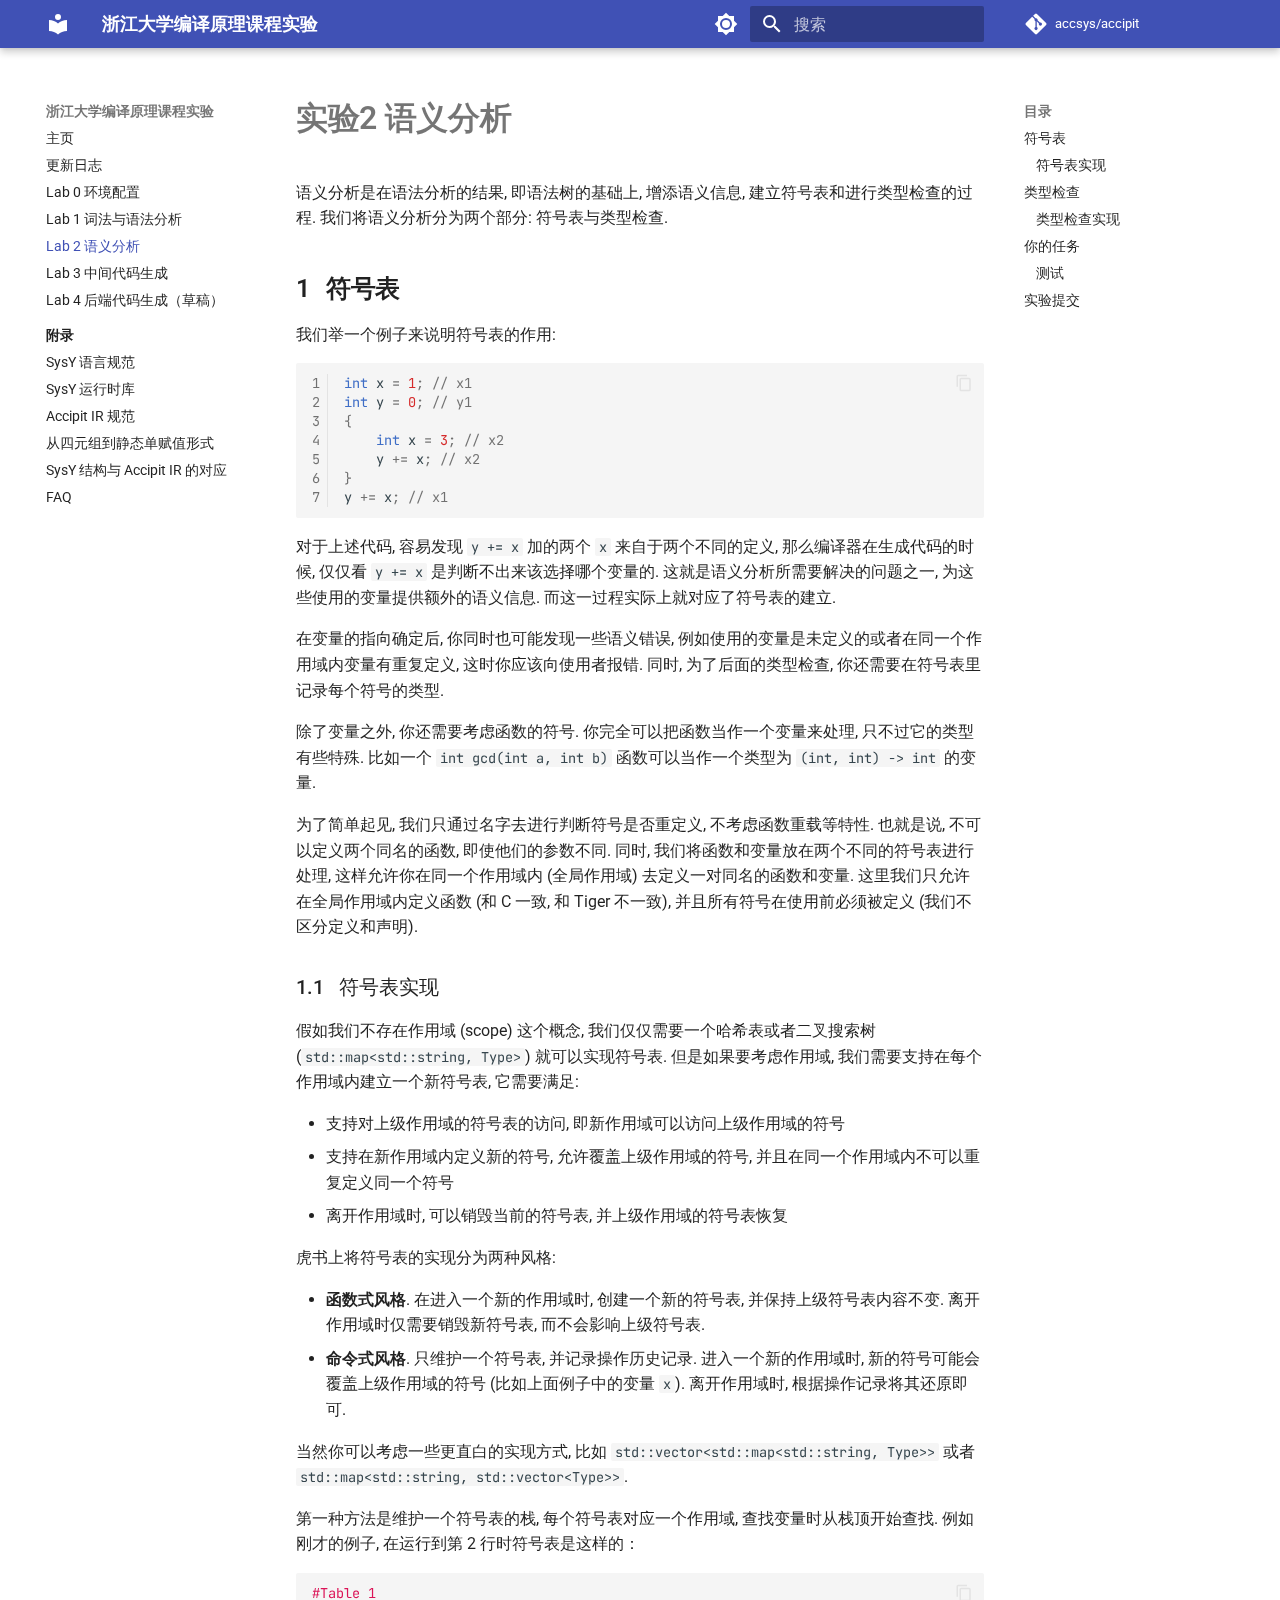
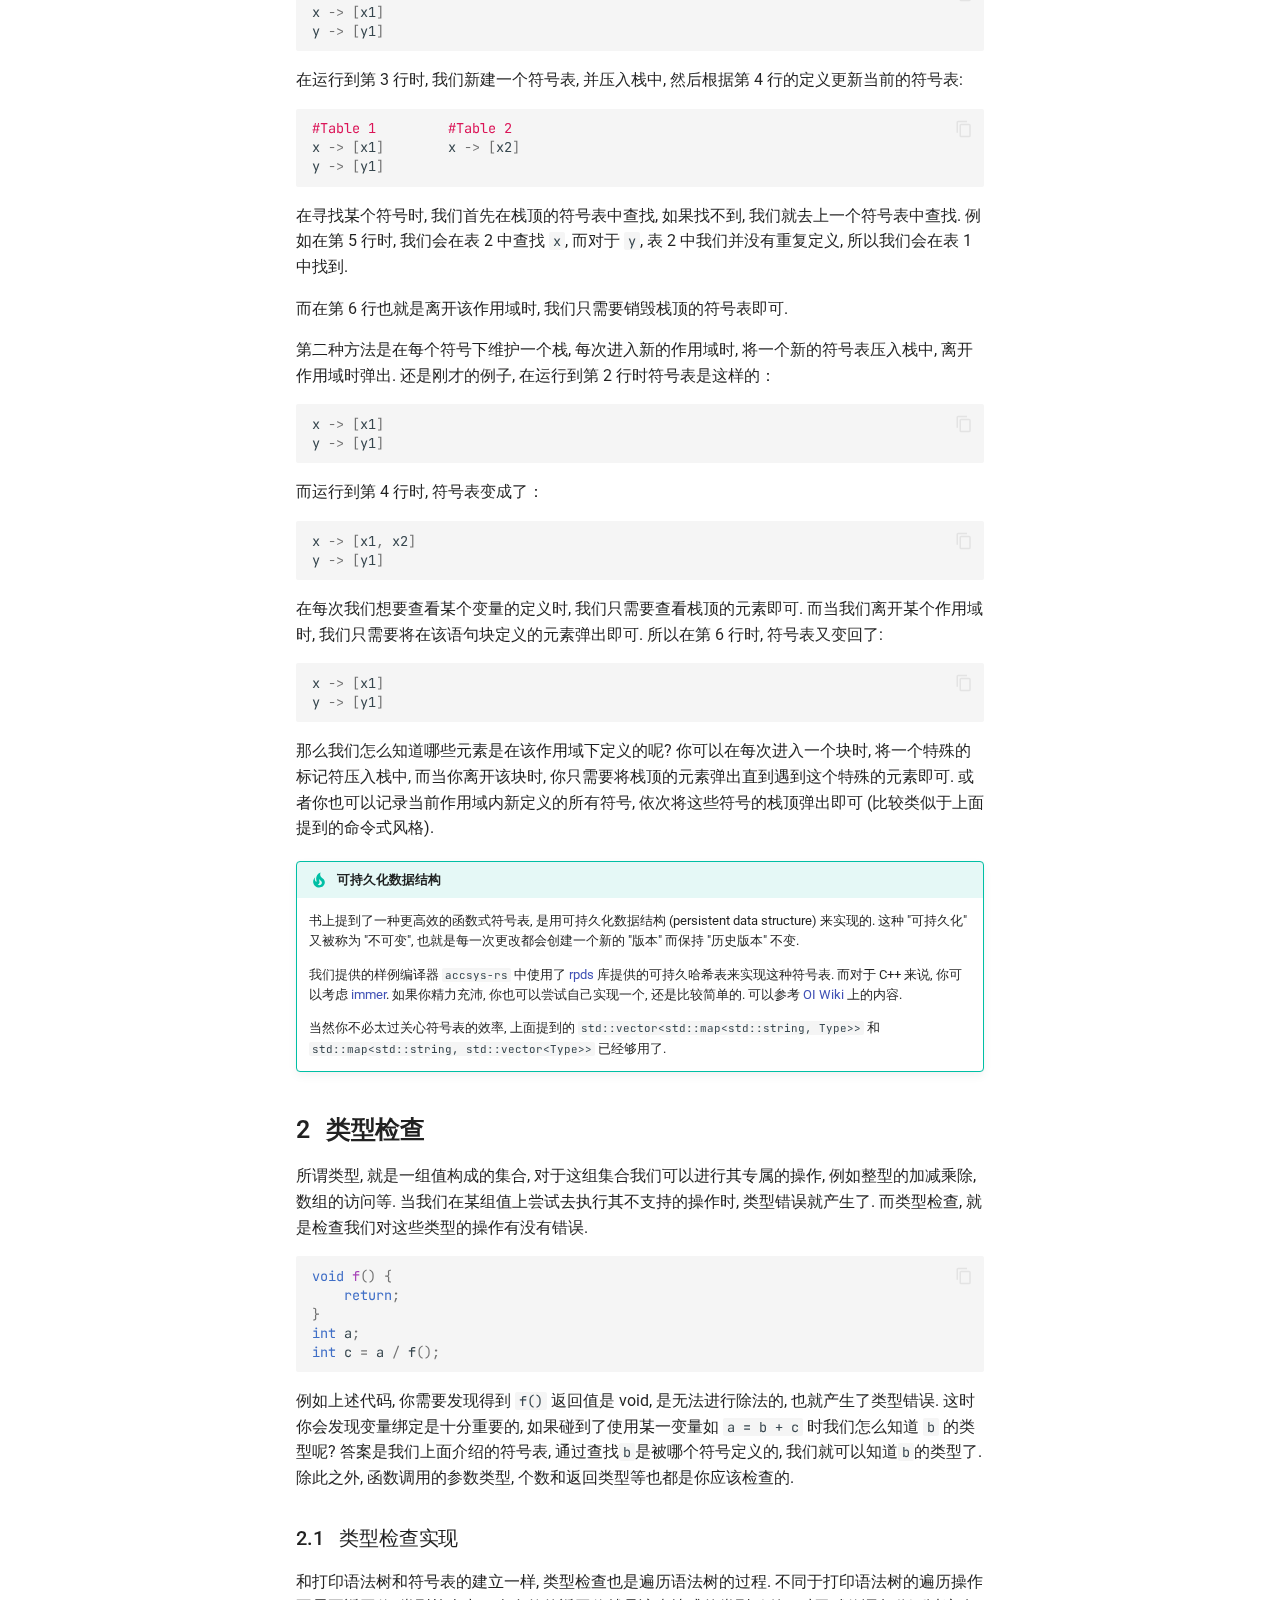
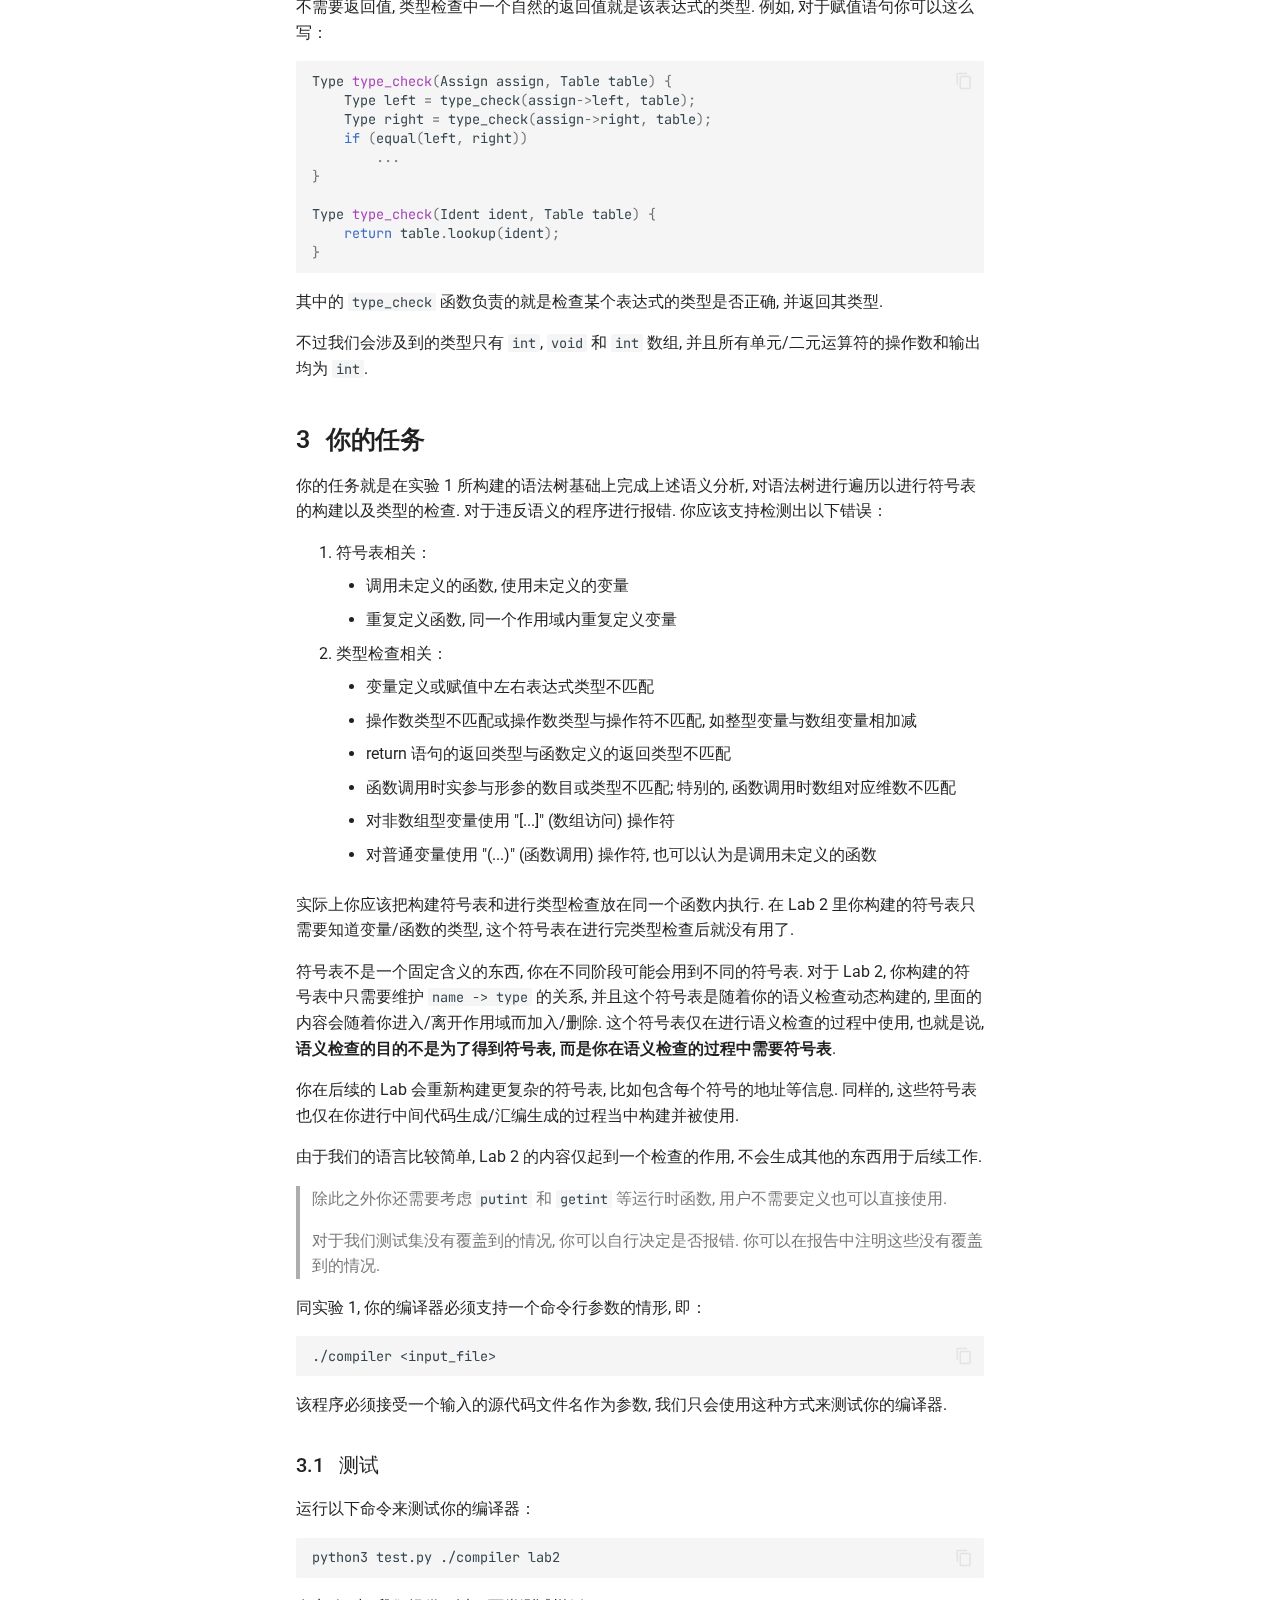
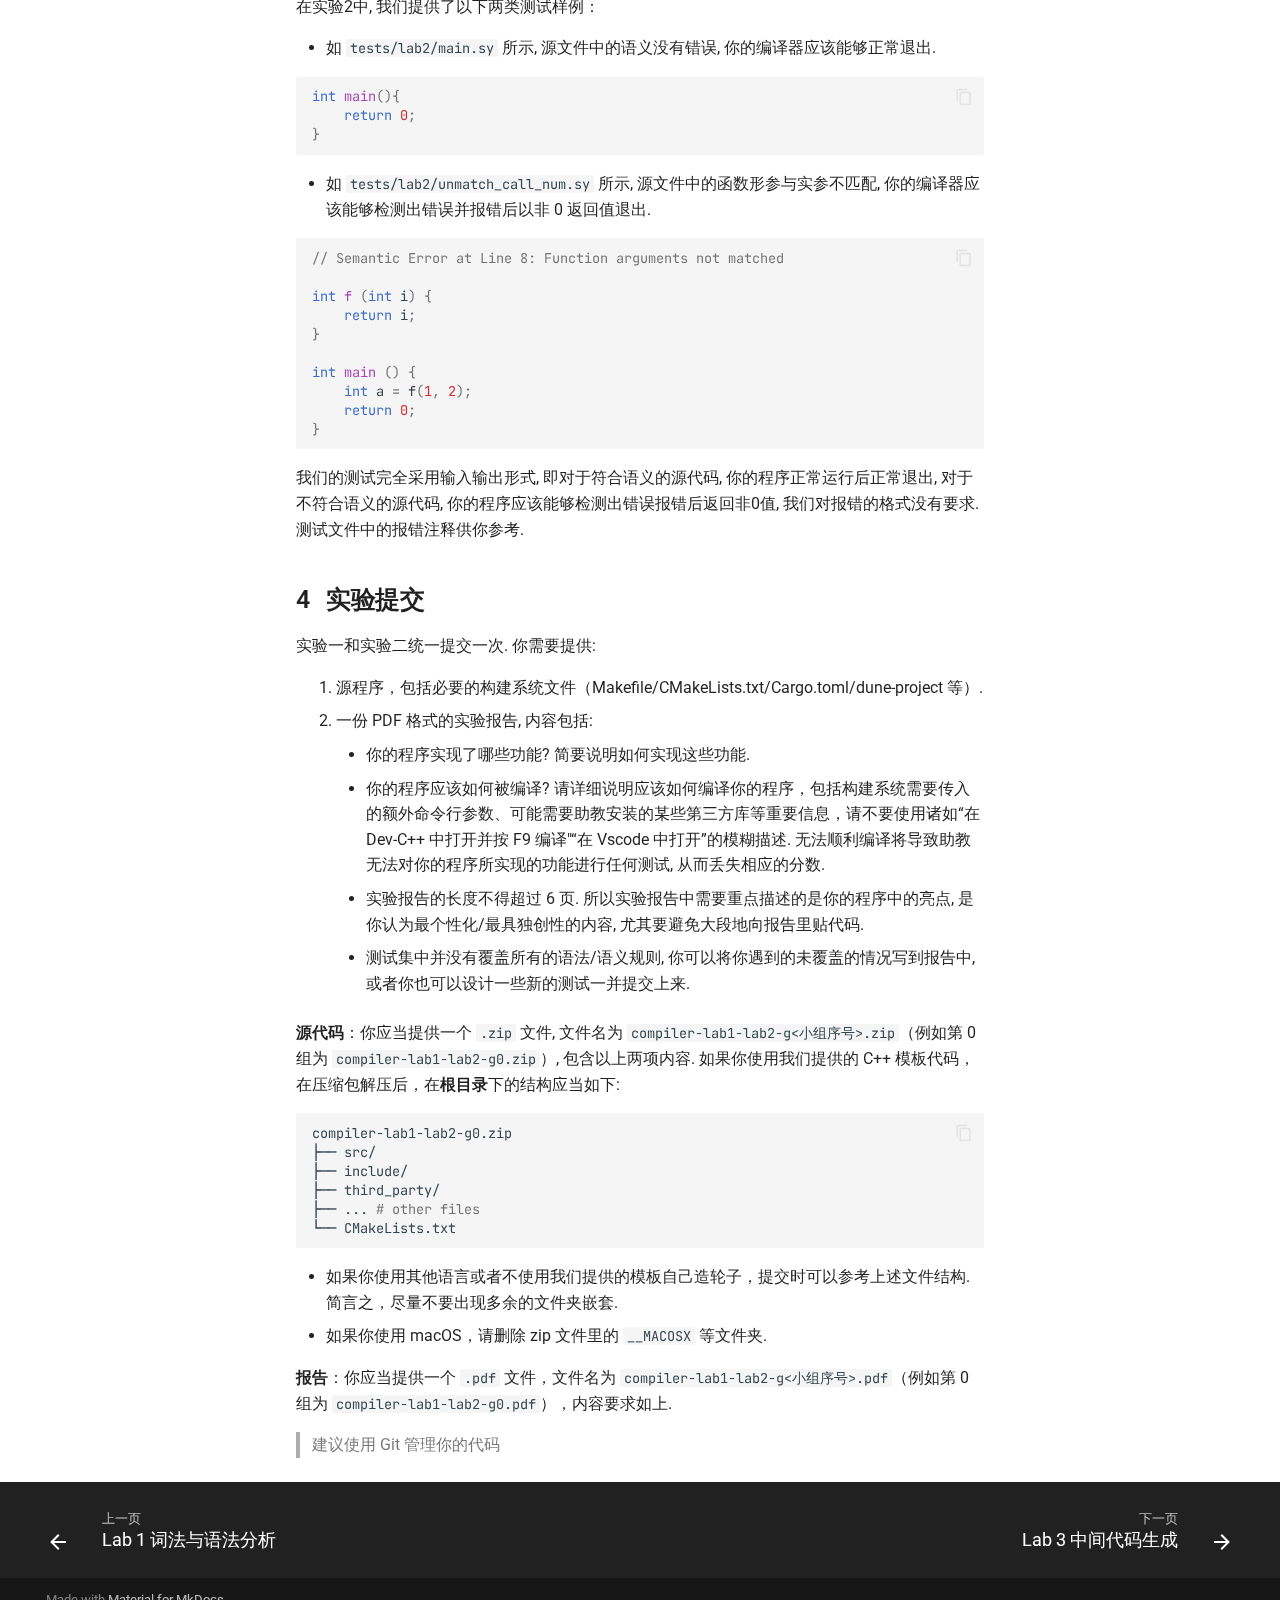
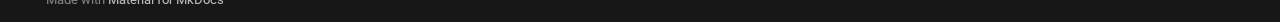
<file: semantics/index.html>
<!doctype html>
<html lang="zh" class="no-js">
  <head>
    
      <meta charset="utf-8">
      <meta name="viewport" content="width=device-width,initial-scale=1">
      
      
      
        <link rel="canonical" href="https://accsys.pages.zjusct.io/accipit/semantics/">
      
      
        <link rel="prev" href="../syntax/">
      
      
        <link rel="next" href="../middle-ir-gen/">
      
      
      <link rel="icon" href="../images/accsys.png">
      <meta name="generator" content="mkdocs-1.6.0, mkdocs-material-9.5.26">
    
    
      
        <title>Lab 2 语义分析 - 浙江大学编译原理课程实验</title>
      
    
    
      <link rel="stylesheet" href="../assets/stylesheets/main.6543a935.min.css">
      
        
        <link rel="stylesheet" href="../assets/stylesheets/palette.06af60db.min.css">
      
      


    
    
      
    
    
      
        
        
        <link rel="preconnect" href="https://fonts.gstatic.com" crossorigin>
        <link rel="stylesheet" href="https://fonts.googleapis.com/css?family=Roboto:300,300i,400,400i,700,700i%7CJetBrains+Mono:400,400i,700,700i&display=fallback">
        <style>:root{--md-text-font:"Roboto";--md-code-font:"JetBrains Mono"}</style>
      
    
    
      <link rel="stylesheet" href="https://cdn.tonycrane.cc/utils/katex.min.css">
    
      <link rel="stylesheet" href="https://fonts.googleapis.com/css?family=Roboto:500,500i,600,600i&display=fallback">
    
      <link rel="stylesheet" href="../css/custom.css">
    
    <script>__md_scope=new URL("..",location),__md_hash=e=>[...e].reduce((e,_)=>(e<<5)-e+_.charCodeAt(0),0),__md_get=(e,_=localStorage,t=__md_scope)=>JSON.parse(_.getItem(t.pathname+"."+e)),__md_set=(e,_,t=localStorage,a=__md_scope)=>{try{t.setItem(a.pathname+"."+e,JSON.stringify(_))}catch(e){}}</script>
    
      

    
    
    
  </head>
  
  
    
    
      
    
    
    
    
    <body dir="ltr" data-md-color-scheme="default" data-md-color-primary="indigo" data-md-color-accent="indigo">
  
    
    <input class="md-toggle" data-md-toggle="drawer" type="checkbox" id="__drawer" autocomplete="off">
    <input class="md-toggle" data-md-toggle="search" type="checkbox" id="__search" autocomplete="off">
    <label class="md-overlay" for="__drawer"></label>
    <div data-md-component="skip">
      
        
        <a href="#2" class="md-skip">
          跳转至
        </a>
      
    </div>
    <div data-md-component="announce">
      
    </div>
    
    
      

  

<header class="md-header md-header--shadow" data-md-component="header">
  <nav class="md-header__inner md-grid" aria-label="页眉">
    <a href=".." title="浙江大学编译原理课程实验" class="md-header__button md-logo" aria-label="浙江大学编译原理课程实验" data-md-component="logo">
      
  
  <svg xmlns="http://www.w3.org/2000/svg" viewBox="0 0 24 24"><path d="M12 8a3 3 0 0 0 3-3 3 3 0 0 0-3-3 3 3 0 0 0-3 3 3 3 0 0 0 3 3m0 3.54C9.64 9.35 6.5 8 3 8v11c3.5 0 6.64 1.35 9 3.54 2.36-2.19 5.5-3.54 9-3.54V8c-3.5 0-6.64 1.35-9 3.54Z"/></svg>

    </a>
    <label class="md-header__button md-icon" for="__drawer">
      
      <svg xmlns="http://www.w3.org/2000/svg" viewBox="0 0 24 24"><path d="M3 6h18v2H3V6m0 5h18v2H3v-2m0 5h18v2H3v-2Z"/></svg>
    </label>
    <div class="md-header__title" data-md-component="header-title">
      <div class="md-header__ellipsis">
        <div class="md-header__topic">
          <span class="md-ellipsis">
            浙江大学编译原理课程实验
          </span>
        </div>
        <div class="md-header__topic" data-md-component="header-topic">
          <span class="md-ellipsis">
            
              Lab 2 语义分析
            
          </span>
        </div>
      </div>
    </div>
    
      
        <form class="md-header__option" data-md-component="palette">
  
    
    
    
    <input class="md-option" data-md-color-media="(prefers-color-scheme: light)" data-md-color-scheme="default" data-md-color-primary="indigo" data-md-color-accent="indigo"  aria-label="Switch to dark mode"  type="radio" name="__palette" id="__palette_0">
    
      <label class="md-header__button md-icon" title="Switch to dark mode" for="__palette_1" hidden>
        <svg xmlns="http://www.w3.org/2000/svg" viewBox="0 0 24 24"><path d="M12 8a4 4 0 0 0-4 4 4 4 0 0 0 4 4 4 4 0 0 0 4-4 4 4 0 0 0-4-4m0 10a6 6 0 0 1-6-6 6 6 0 0 1 6-6 6 6 0 0 1 6 6 6 6 0 0 1-6 6m8-9.31V4h-4.69L12 .69 8.69 4H4v4.69L.69 12 4 15.31V20h4.69L12 23.31 15.31 20H20v-4.69L23.31 12 20 8.69Z"/></svg>
      </label>
    
  
    
    
    
    <input class="md-option" data-md-color-media="(prefers-color-scheme: dark)" data-md-color-scheme="slate" data-md-color-primary="indigo" data-md-color-accent="indigo"  aria-label="Switch to light mode"  type="radio" name="__palette" id="__palette_1">
    
      <label class="md-header__button md-icon" title="Switch to light mode" for="__palette_0" hidden>
        <svg xmlns="http://www.w3.org/2000/svg" viewBox="0 0 24 24"><path d="M12 18c-.89 0-1.74-.2-2.5-.55C11.56 16.5 13 14.42 13 12c0-2.42-1.44-4.5-3.5-5.45C10.26 6.2 11.11 6 12 6a6 6 0 0 1 6 6 6 6 0 0 1-6 6m8-9.31V4h-4.69L12 .69 8.69 4H4v4.69L.69 12 4 15.31V20h4.69L12 23.31 15.31 20H20v-4.69L23.31 12 20 8.69Z"/></svg>
      </label>
    
  
</form>
      
    
    
      <script>var media,input,key,value,palette=__md_get("__palette");if(palette&&palette.color){"(prefers-color-scheme)"===palette.color.media&&(media=matchMedia("(prefers-color-scheme: light)"),input=document.querySelector(media.matches?"[data-md-color-media='(prefers-color-scheme: light)']":"[data-md-color-media='(prefers-color-scheme: dark)']"),palette.color.media=input.getAttribute("data-md-color-media"),palette.color.scheme=input.getAttribute("data-md-color-scheme"),palette.color.primary=input.getAttribute("data-md-color-primary"),palette.color.accent=input.getAttribute("data-md-color-accent"));for([key,value]of Object.entries(palette.color))document.body.setAttribute("data-md-color-"+key,value)}</script>
    
    
    
      <label class="md-header__button md-icon" for="__search">
        
        <svg xmlns="http://www.w3.org/2000/svg" viewBox="0 0 24 24"><path d="M9.5 3A6.5 6.5 0 0 1 16 9.5c0 1.61-.59 3.09-1.56 4.23l.27.27h.79l5 5-1.5 1.5-5-5v-.79l-.27-.27A6.516 6.516 0 0 1 9.5 16 6.5 6.5 0 0 1 3 9.5 6.5 6.5 0 0 1 9.5 3m0 2C7 5 5 7 5 9.5S7 14 9.5 14 14 12 14 9.5 12 5 9.5 5Z"/></svg>
      </label>
      <div class="md-search" data-md-component="search" role="dialog">
  <label class="md-search__overlay" for="__search"></label>
  <div class="md-search__inner" role="search">
    <form class="md-search__form" name="search">
      <input type="text" class="md-search__input" name="query" aria-label="搜索" placeholder="搜索" autocapitalize="off" autocorrect="off" autocomplete="off" spellcheck="false" data-md-component="search-query" required>
      <label class="md-search__icon md-icon" for="__search">
        
        <svg xmlns="http://www.w3.org/2000/svg" viewBox="0 0 24 24"><path d="M9.5 3A6.5 6.5 0 0 1 16 9.5c0 1.61-.59 3.09-1.56 4.23l.27.27h.79l5 5-1.5 1.5-5-5v-.79l-.27-.27A6.516 6.516 0 0 1 9.5 16 6.5 6.5 0 0 1 3 9.5 6.5 6.5 0 0 1 9.5 3m0 2C7 5 5 7 5 9.5S7 14 9.5 14 14 12 14 9.5 12 5 9.5 5Z"/></svg>
        
        <svg xmlns="http://www.w3.org/2000/svg" viewBox="0 0 24 24"><path d="M20 11v2H8l5.5 5.5-1.42 1.42L4.16 12l7.92-7.92L13.5 5.5 8 11h12Z"/></svg>
      </label>
      <nav class="md-search__options" aria-label="查找">
        
        <button type="reset" class="md-search__icon md-icon" title="清空当前内容" aria-label="清空当前内容" tabindex="-1">
          
          <svg xmlns="http://www.w3.org/2000/svg" viewBox="0 0 24 24"><path d="M19 6.41 17.59 5 12 10.59 6.41 5 5 6.41 10.59 12 5 17.59 6.41 19 12 13.41 17.59 19 19 17.59 13.41 12 19 6.41Z"/></svg>
        </button>
      </nav>
      
    </form>
    <div class="md-search__output">
      <div class="md-search__scrollwrap" tabindex="0" data-md-scrollfix>
        <div class="md-search-result" data-md-component="search-result">
          <div class="md-search-result__meta">
            正在初始化搜索引擎
          </div>
          <ol class="md-search-result__list" role="presentation"></ol>
        </div>
      </div>
    </div>
  </div>
</div>
    
    
      <div class="md-header__source">
        <a href="https://git.zju.edu.cn/accsys/accipit" title="前往仓库" class="md-source" data-md-component="source">
  <div class="md-source__icon md-icon">
    
    <svg xmlns="http://www.w3.org/2000/svg" viewBox="0 0 448 512"><!--! Font Awesome Free 6.5.2 by @fontawesome - https://fontawesome.com License - https://fontawesome.com/license/free (Icons: CC BY 4.0, Fonts: SIL OFL 1.1, Code: MIT License) Copyright 2024 Fonticons, Inc.--><path d="M439.55 236.05 244 40.45a28.87 28.87 0 0 0-40.81 0l-40.66 40.63 51.52 51.52c27.06-9.14 52.68 16.77 43.39 43.68l49.66 49.66c34.23-11.8 61.18 31 35.47 56.69-26.49 26.49-70.21-2.87-56-37.34L240.22 199v121.85c25.3 12.54 22.26 41.85 9.08 55a34.34 34.34 0 0 1-48.55 0c-17.57-17.6-11.07-46.91 11.25-56v-123c-20.8-8.51-24.6-30.74-18.64-45L142.57 101 8.45 235.14a28.86 28.86 0 0 0 0 40.81l195.61 195.6a28.86 28.86 0 0 0 40.8 0l194.69-194.69a28.86 28.86 0 0 0 0-40.81z"/></svg>
  </div>
  <div class="md-source__repository">
    accsys/accipit
  </div>
</a>
      </div>
    
  </nav>
  
</header>
    
    <div class="md-container" data-md-component="container">
      
      
        
          
        
      
      <main class="md-main" data-md-component="main">
        <div class="md-main__inner md-grid">
          
            
              
              <div class="md-sidebar md-sidebar--primary" data-md-component="sidebar" data-md-type="navigation" >
                <div class="md-sidebar__scrollwrap">
                  <div class="md-sidebar__inner">
                    



<nav class="md-nav md-nav--primary" aria-label="导航栏" data-md-level="0">
  <label class="md-nav__title" for="__drawer">
    <a href=".." title="浙江大学编译原理课程实验" class="md-nav__button md-logo" aria-label="浙江大学编译原理课程实验" data-md-component="logo">
      
  
  <svg xmlns="http://www.w3.org/2000/svg" viewBox="0 0 24 24"><path d="M12 8a3 3 0 0 0 3-3 3 3 0 0 0-3-3 3 3 0 0 0-3 3 3 3 0 0 0 3 3m0 3.54C9.64 9.35 6.5 8 3 8v11c3.5 0 6.64 1.35 9 3.54 2.36-2.19 5.5-3.54 9-3.54V8c-3.5 0-6.64 1.35-9 3.54Z"/></svg>

    </a>
    浙江大学编译原理课程实验
  </label>
  
    <div class="md-nav__source">
      <a href="https://git.zju.edu.cn/accsys/accipit" title="前往仓库" class="md-source" data-md-component="source">
  <div class="md-source__icon md-icon">
    
    <svg xmlns="http://www.w3.org/2000/svg" viewBox="0 0 448 512"><!--! Font Awesome Free 6.5.2 by @fontawesome - https://fontawesome.com License - https://fontawesome.com/license/free (Icons: CC BY 4.0, Fonts: SIL OFL 1.1, Code: MIT License) Copyright 2024 Fonticons, Inc.--><path d="M439.55 236.05 244 40.45a28.87 28.87 0 0 0-40.81 0l-40.66 40.63 51.52 51.52c27.06-9.14 52.68 16.77 43.39 43.68l49.66 49.66c34.23-11.8 61.18 31 35.47 56.69-26.49 26.49-70.21-2.87-56-37.34L240.22 199v121.85c25.3 12.54 22.26 41.85 9.08 55a34.34 34.34 0 0 1-48.55 0c-17.57-17.6-11.07-46.91 11.25-56v-123c-20.8-8.51-24.6-30.74-18.64-45L142.57 101 8.45 235.14a28.86 28.86 0 0 0 0 40.81l195.61 195.6a28.86 28.86 0 0 0 40.8 0l194.69-194.69a28.86 28.86 0 0 0 0-40.81z"/></svg>
  </div>
  <div class="md-source__repository">
    accsys/accipit
  </div>
</a>
    </div>
  
  <ul class="md-nav__list" data-md-scrollfix>
    
      
      
  
  
  
  
    <li class="md-nav__item">
      <a href=".." class="md-nav__link">
        
  
  <span class="md-ellipsis">
    主页
  </span>
  

      </a>
    </li>
  

    
      
      
  
  
  
  
    <li class="md-nav__item">
      <a href="../changelog/" class="md-nav__link">
        
  
  <span class="md-ellipsis">
    更新日志
  </span>
  

      </a>
    </li>
  

    
      
      
  
  
  
  
    <li class="md-nav__item">
      <a href="../environment/" class="md-nav__link">
        
  
  <span class="md-ellipsis">
    Lab 0 环境配置
  </span>
  

      </a>
    </li>
  

    
      
      
  
  
  
  
    <li class="md-nav__item">
      <a href="../syntax/" class="md-nav__link">
        
  
  <span class="md-ellipsis">
    Lab 1 词法与语法分析
  </span>
  

      </a>
    </li>
  

    
      
      
  
  
    
  
  
  
    <li class="md-nav__item md-nav__item--active">
      
      <input class="md-nav__toggle md-toggle" type="checkbox" id="__toc">
      
      
        
      
      
        <label class="md-nav__link md-nav__link--active" for="__toc">
          
  
  <span class="md-ellipsis">
    Lab 2 语义分析
  </span>
  

          <span class="md-nav__icon md-icon"></span>
        </label>
      
      <a href="./" class="md-nav__link md-nav__link--active">
        
  
  <span class="md-ellipsis">
    Lab 2 语义分析
  </span>
  

      </a>
      
        

<nav class="md-nav md-nav--secondary" aria-label="目录">
  
  
  
    
  
  
    <label class="md-nav__title" for="__toc">
      <span class="md-nav__icon md-icon"></span>
      目录
    </label>
    <ul class="md-nav__list" data-md-component="toc" data-md-scrollfix>
      
        <li class="md-nav__item">
  <a href="#_1" class="md-nav__link">
    <span class="md-ellipsis">
      符号表
    </span>
  </a>
  
    <nav class="md-nav" aria-label="符号表">
      <ul class="md-nav__list">
        
          <li class="md-nav__item">
  <a href="#_2" class="md-nav__link">
    <span class="md-ellipsis">
      符号表实现
    </span>
  </a>
  
</li>
        
      </ul>
    </nav>
  
</li>
      
        <li class="md-nav__item">
  <a href="#_3" class="md-nav__link">
    <span class="md-ellipsis">
      类型检查
    </span>
  </a>
  
    <nav class="md-nav" aria-label="类型检查">
      <ul class="md-nav__list">
        
          <li class="md-nav__item">
  <a href="#_4" class="md-nav__link">
    <span class="md-ellipsis">
      类型检查实现
    </span>
  </a>
  
</li>
        
      </ul>
    </nav>
  
</li>
      
        <li class="md-nav__item">
  <a href="#_5" class="md-nav__link">
    <span class="md-ellipsis">
      你的任务
    </span>
  </a>
  
    <nav class="md-nav" aria-label="你的任务">
      <ul class="md-nav__list">
        
          <li class="md-nav__item">
  <a href="#_6" class="md-nav__link">
    <span class="md-ellipsis">
      测试
    </span>
  </a>
  
</li>
        
      </ul>
    </nav>
  
</li>
      
        <li class="md-nav__item">
  <a href="#_7" class="md-nav__link">
    <span class="md-ellipsis">
      实验提交
    </span>
  </a>
  
</li>
      
    </ul>
  
</nav>
      
    </li>
  

    
      
      
  
  
  
  
    <li class="md-nav__item">
      <a href="../middle-ir-gen/" class="md-nav__link">
        
  
  <span class="md-ellipsis">
    Lab 3 中间代码生成
  </span>
  

      </a>
    </li>
  

    
      
      
  
  
  
  
    <li class="md-nav__item">
      <a href="../backend/" class="md-nav__link">
        
  
  <span class="md-ellipsis">
    Lab 4 后端代码生成（草稿）
  </span>
  

      </a>
    </li>
  

    
      
      
  
  
  
  
    
    
      
        
          
        
      
        
      
        
      
        
      
        
      
        
      
        
      
    
    
      
        
        
      
    
    
    <li class="md-nav__item md-nav__item--section md-nav__item--nested">
      
        
        
        <input class="md-nav__toggle md-toggle " type="checkbox" id="__nav_8" >
        
          
          
          <div class="md-nav__link md-nav__container">
            <a href="../appendix/" class="md-nav__link ">
              
  
  <span class="md-ellipsis">
    附录
  </span>
  

            </a>
            
              
              <label class="md-nav__link " for="__nav_8" id="__nav_8_label" tabindex="">
                <span class="md-nav__icon md-icon"></span>
              </label>
            
          </div>
        
        <nav class="md-nav" data-md-level="1" aria-labelledby="__nav_8_label" aria-expanded="false">
          <label class="md-nav__title" for="__nav_8">
            <span class="md-nav__icon md-icon"></span>
            附录
          </label>
          <ul class="md-nav__list" data-md-scrollfix>
            
              
            
              
                
  
  
  
  
    <li class="md-nav__item">
      <a href="../appendix/sysy-spec/" class="md-nav__link">
        
  
  <span class="md-ellipsis">
    SysY 语言规范
  </span>
  

      </a>
    </li>
  

              
            
              
                
  
  
  
  
    <li class="md-nav__item">
      <a href="../appendix/sysy-runtime/" class="md-nav__link">
        
  
  <span class="md-ellipsis">
    SysY 运行时库
  </span>
  

      </a>
    </li>
  

              
            
              
                
  
  
  
  
    <li class="md-nav__item">
      <a href="../appendix/accipit-spec/" class="md-nav__link">
        
  
  <span class="md-ellipsis">
    Accipit IR 规范
  </span>
  

      </a>
    </li>
  

              
            
              
                
  
  
  
  
    <li class="md-nav__item">
      <a href="../appendix/quads2ssa/" class="md-nav__link">
        
  
  <span class="md-ellipsis">
    从四元组到静态单赋值形式
  </span>
  

      </a>
    </li>
  

              
            
              
                
  
  
  
  
    <li class="md-nav__item">
      <a href="../appendix/sysy-accipit-mapping/" class="md-nav__link">
        
  
  <span class="md-ellipsis">
    SysY 结构与 Accipit IR 的对应
  </span>
  

      </a>
    </li>
  

              
            
              
                
  
  
  
  
    <li class="md-nav__item">
      <a href="../appendix/faq/" class="md-nav__link">
        
  
  <span class="md-ellipsis">
    FAQ
  </span>
  

      </a>
    </li>
  

              
            
          </ul>
        </nav>
      
    </li>
  

    
  </ul>
</nav>
                  </div>
                </div>
              </div>
            
            
              
              <div class="md-sidebar md-sidebar--secondary" data-md-component="sidebar" data-md-type="toc" >
                <div class="md-sidebar__scrollwrap">
                  <div class="md-sidebar__inner">
                    

<nav class="md-nav md-nav--secondary" aria-label="目录">
  
  
  
    
  
  
    <label class="md-nav__title" for="__toc">
      <span class="md-nav__icon md-icon"></span>
      目录
    </label>
    <ul class="md-nav__list" data-md-component="toc" data-md-scrollfix>
      
        <li class="md-nav__item">
  <a href="#_1" class="md-nav__link">
    <span class="md-ellipsis">
      符号表
    </span>
  </a>
  
    <nav class="md-nav" aria-label="符号表">
      <ul class="md-nav__list">
        
          <li class="md-nav__item">
  <a href="#_2" class="md-nav__link">
    <span class="md-ellipsis">
      符号表实现
    </span>
  </a>
  
</li>
        
      </ul>
    </nav>
  
</li>
      
        <li class="md-nav__item">
  <a href="#_3" class="md-nav__link">
    <span class="md-ellipsis">
      类型检查
    </span>
  </a>
  
    <nav class="md-nav" aria-label="类型检查">
      <ul class="md-nav__list">
        
          <li class="md-nav__item">
  <a href="#_4" class="md-nav__link">
    <span class="md-ellipsis">
      类型检查实现
    </span>
  </a>
  
</li>
        
      </ul>
    </nav>
  
</li>
      
        <li class="md-nav__item">
  <a href="#_5" class="md-nav__link">
    <span class="md-ellipsis">
      你的任务
    </span>
  </a>
  
    <nav class="md-nav" aria-label="你的任务">
      <ul class="md-nav__list">
        
          <li class="md-nav__item">
  <a href="#_6" class="md-nav__link">
    <span class="md-ellipsis">
      测试
    </span>
  </a>
  
</li>
        
      </ul>
    </nav>
  
</li>
      
        <li class="md-nav__item">
  <a href="#_7" class="md-nav__link">
    <span class="md-ellipsis">
      实验提交
    </span>
  </a>
  
</li>
      
    </ul>
  
</nav>
                  </div>
                </div>
              </div>
            
          
          
            <div class="md-content" data-md-component="content">
              <article class="md-content__inner md-typeset">
                
                  


<h1 id="2">实验2 语义分析<a class="headerlink" href="#2" title="Permanent link">&para;</a></h1>
<p>语义分析是在语法分析的结果, 即语法树的基础上, 增添语义信息, 建立符号表和进行类型检查的过程. 我们将语义分析分为两个部分: 符号表与类型检查. </p>
<h2 id="_1">符号表<a class="headerlink" href="#_1" title="Permanent link">&para;</a></h2>
<p>我们举一个例子来说明符号表的作用:</p>
<div class="highlight"><table class="highlighttable"><tr><td class="linenos"><div class="linenodiv"><pre><span></span><span class="normal"><a href="#__codelineno-0-1">1</a></span>
<span class="normal"><a href="#__codelineno-0-2">2</a></span>
<span class="normal"><a href="#__codelineno-0-3">3</a></span>
<span class="normal"><a href="#__codelineno-0-4">4</a></span>
<span class="normal"><a href="#__codelineno-0-5">5</a></span>
<span class="normal"><a href="#__codelineno-0-6">6</a></span>
<span class="normal"><a href="#__codelineno-0-7">7</a></span></pre></div></td><td class="code"><div><pre><span></span><code><a id="__codelineno-0-1" name="__codelineno-0-1"></a><span class="kt">int</span><span class="w"> </span><span class="n">x</span><span class="w"> </span><span class="o">=</span><span class="w"> </span><span class="mi">1</span><span class="p">;</span><span class="w"> </span><span class="c1">// x1</span>
<a id="__codelineno-0-2" name="__codelineno-0-2"></a><span class="kt">int</span><span class="w"> </span><span class="n">y</span><span class="w"> </span><span class="o">=</span><span class="w"> </span><span class="mi">0</span><span class="p">;</span><span class="w"> </span><span class="c1">// y1</span>
<a id="__codelineno-0-3" name="__codelineno-0-3"></a><span class="p">{</span>
<a id="__codelineno-0-4" name="__codelineno-0-4"></a><span class="w">    </span><span class="kt">int</span><span class="w"> </span><span class="n">x</span><span class="w"> </span><span class="o">=</span><span class="w"> </span><span class="mi">3</span><span class="p">;</span><span class="w"> </span><span class="c1">// x2</span>
<a id="__codelineno-0-5" name="__codelineno-0-5"></a><span class="w">    </span><span class="n">y</span><span class="w"> </span><span class="o">+=</span><span class="w"> </span><span class="n">x</span><span class="p">;</span><span class="w"> </span><span class="c1">// x2</span>
<a id="__codelineno-0-6" name="__codelineno-0-6"></a><span class="p">}</span>
<a id="__codelineno-0-7" name="__codelineno-0-7"></a><span class="n">y</span><span class="w"> </span><span class="o">+=</span><span class="w"> </span><span class="n">x</span><span class="p">;</span><span class="w"> </span><span class="c1">// x1</span>
</code></pre></div></td></tr></table></div>
<p>对于上述代码, 容易发现 <code>y += x</code> 加的两个 <code>x</code> 来自于两个不同的定义, 那么编译器在生成代码的时候, 仅仅看 <code>y += x</code> 是判断不出来该选择哪个变量的. 这就是语义分析所需要解决的问题之一, 为这些使用的变量提供额外的语义信息. 而这一过程实际上就对应了符号表的建立. </p>
<p>在变量的指向确定后, 你同时也可能发现一些语义错误, 例如使用的变量是未定义的或者在同一个作用域内变量有重复定义, 这时你应该向使用者报错. 同时, 为了后面的类型检查, 你还需要在符号表里记录每个符号的类型.</p>
<p>除了变量之外, 你还需要考虑函数的符号. 你完全可以把函数当作一个变量来处理, 只不过它的类型有些特殊. 比如一个 <code>int gcd(int a, int b)</code> 函数可以当作一个类型为 <code>(int, int) -&gt; int</code> 的变量. </p>
<p>为了简单起见, 我们只通过名字去进行判断符号是否重定义, 不考虑函数重载等特性. 也就是说, 不可以定义两个同名的函数, 即使他们的参数不同. 同时, 我们将函数和变量放在两个不同的符号表进行处理, 这样允许你在同一个作用域内 (全局作用域) 去定义一对同名的函数和变量. 这里我们只允许在全局作用域内定义函数 (和 C 一致, 和 Tiger 不一致), 并且所有符号在使用前必须被定义 (我们不区分定义和声明). </p>
<h3 id="_2">符号表实现<a class="headerlink" href="#_2" title="Permanent link">&para;</a></h3>
<p>假如我们不存在作用域 (scope) 这个概念, 我们仅仅需要一个哈希表或者二叉搜索树 (<code>std::map&lt;std::string, Type&gt;</code>) 就可以实现符号表. 但是如果要考虑作用域, 我们需要支持在每个作用域内建立一个新符号表, 它需要满足: </p>
<ul>
<li>支持对上级作用域的符号表的访问, 即新作用域可以访问上级作用域的符号</li>
<li>支持在新作用域内定义新的符号, 允许覆盖上级作用域的符号, 并且在同一个作用域内不可以重复定义同一个符号</li>
<li>离开作用域时, 可以销毁当前的符号表, 并上级作用域的符号表恢复</li>
</ul>
<p>虎书上将符号表的实现分为两种风格: </p>
<ul>
<li><strong>函数式风格</strong>. 在进入一个新的作用域时, 创建一个新的符号表, 并保持上级符号表内容不变. 离开作用域时仅需要销毁新符号表, 而不会影响上级符号表.</li>
<li><strong>命令式风格</strong>. 只维护一个符号表, 并记录操作历史记录. 进入一个新的作用域时, 新的符号可能会覆盖上级作用域的符号 (比如上面例子中的变量 <code>x</code>). 离开作用域时, 根据操作记录将其还原即可. </li>
</ul>
<p>当然你可以考虑一些更直白的实现方式, 比如 <code>std::vector&lt;std::map&lt;std::string, Type&gt;&gt;</code> 或者 <code>std::map&lt;std::string, std::vector&lt;Type&gt;&gt;</code>. </p>
<p>第一种方法是维护一个符号表的栈, 每个符号表对应一个作用域, 查找变量时从栈顶开始查找. 例如刚才的例子, 在运行到第 2 行时符号表是这样的：</p>
<div class="highlight"><pre><span></span><code><a id="__codelineno-1-1" name="__codelineno-1-1" href="#__codelineno-1-1"></a><span class="cp">#Table 1</span>
<a id="__codelineno-1-2" name="__codelineno-1-2" href="#__codelineno-1-2"></a><span class="n">x</span><span class="w"> </span><span class="o">-&gt;</span><span class="w"> </span><span class="p">[</span><span class="n">x1</span><span class="p">]</span>
<a id="__codelineno-1-3" name="__codelineno-1-3" href="#__codelineno-1-3"></a><span class="n">y</span><span class="w"> </span><span class="o">-&gt;</span><span class="w"> </span><span class="p">[</span><span class="n">y1</span><span class="p">]</span>
</code></pre></div>
<p>在运行到第 3 行时, 我们新建一个符号表, 并压入栈中, 然后根据第 4 行的定义更新当前的符号表:</p>
<div class="highlight"><pre><span></span><code><a id="__codelineno-2-1" name="__codelineno-2-1" href="#__codelineno-2-1"></a><span class="cp">#Table 1         #Table 2</span>
<a id="__codelineno-2-2" name="__codelineno-2-2" href="#__codelineno-2-2"></a><span class="n">x</span><span class="w"> </span><span class="o">-&gt;</span><span class="w"> </span><span class="p">[</span><span class="n">x1</span><span class="p">]</span><span class="w">        </span><span class="n">x</span><span class="w"> </span><span class="o">-&gt;</span><span class="w"> </span><span class="p">[</span><span class="n">x2</span><span class="p">]</span>
<a id="__codelineno-2-3" name="__codelineno-2-3" href="#__codelineno-2-3"></a><span class="n">y</span><span class="w"> </span><span class="o">-&gt;</span><span class="w"> </span><span class="p">[</span><span class="n">y1</span><span class="p">]</span>
</code></pre></div>
<p>在寻找某个符号时, 我们首先在栈顶的符号表中查找, 如果找不到, 我们就去上一个符号表中查找. 例如在第 5 行时, 我们会在表 2 中查找 <code>x</code>, 而对于 <code>y</code>, 表 2 中我们并没有重复定义, 所以我们会在表 1 中找到. </p>
<p>而在第 6 行也就是离开该作用域时, 我们只需要销毁栈顶的符号表即可. </p>
<p>第二种方法是在每个符号下维护一个栈, 每次进入新的作用域时, 将一个新的符号表压入栈中, 离开作用域时弹出. 还是刚才的例子, 在运行到第 2 行时符号表是这样的：</p>
<div class="highlight"><pre><span></span><code><a id="__codelineno-3-1" name="__codelineno-3-1" href="#__codelineno-3-1"></a><span class="n">x</span><span class="w"> </span><span class="o">-&gt;</span><span class="w"> </span><span class="p">[</span><span class="n">x1</span><span class="p">]</span>
<a id="__codelineno-3-2" name="__codelineno-3-2" href="#__codelineno-3-2"></a><span class="n">y</span><span class="w"> </span><span class="o">-&gt;</span><span class="w"> </span><span class="p">[</span><span class="n">y1</span><span class="p">]</span>
</code></pre></div>
<p>而运行到第 4 行时, 符号表变成了：</p>
<div class="highlight"><pre><span></span><code><a id="__codelineno-4-1" name="__codelineno-4-1" href="#__codelineno-4-1"></a><span class="n">x</span><span class="w"> </span><span class="o">-&gt;</span><span class="w"> </span><span class="p">[</span><span class="n">x1</span><span class="p">,</span><span class="w"> </span><span class="n">x2</span><span class="p">]</span>
<a id="__codelineno-4-2" name="__codelineno-4-2" href="#__codelineno-4-2"></a><span class="n">y</span><span class="w"> </span><span class="o">-&gt;</span><span class="w"> </span><span class="p">[</span><span class="n">y1</span><span class="p">]</span>
</code></pre></div>
<p>在每次我们想要查看某个变量的定义时, 我们只需要查看栈顶的元素即可. 而当我们离开某个作用域时, 我们只需要将在该语句块定义的元素弹出即可. 所以在第 6 行时, 符号表又变回了:</p>
<div class="highlight"><pre><span></span><code><a id="__codelineno-5-1" name="__codelineno-5-1" href="#__codelineno-5-1"></a><span class="n">x</span><span class="w"> </span><span class="o">-&gt;</span><span class="w"> </span><span class="p">[</span><span class="n">x1</span><span class="p">]</span>
<a id="__codelineno-5-2" name="__codelineno-5-2" href="#__codelineno-5-2"></a><span class="n">y</span><span class="w"> </span><span class="o">-&gt;</span><span class="w"> </span><span class="p">[</span><span class="n">y1</span><span class="p">]</span>
</code></pre></div>
<p>那么我们怎么知道哪些元素是在该作用域下定义的呢? 你可以在每次进入一个块时, 将一个特殊的标记符压入栈中, 而当你离开该块时, 你只需要将栈顶的元素弹出直到遇到这个特殊的元素即可. 或者你也可以记录当前作用域内新定义的所有符号, 依次将这些符号的栈顶弹出即可 (比较类似于上面提到的命令式风格).</p>
<div class="admonition tip">
<p class="admonition-title">可持久化数据结构</p>
<p>书上提到了一种更高效的函数式符号表, 是用可持久化数据结构 (persistent data structure) 来实现的. 这种 "可持久化" 又被称为 "不可变", 也就是每一次更改都会创建一个新的 "版本" 而保持 "历史版本" 不变. </p>
<p>我们提供的样例编译器 <code>accsys-rs</code> 中使用了 <a href="https://docs.rs/rpds/latest/rpds/">rpds</a> 库提供的可持久哈希表来实现这种符号表. 而对于 C++ 来说, 你可以考虑 <a href="https://github.com/arximboldi/immer">immer</a>. 如果你精力充沛, 你也可以尝试自己实现一个, 还是比较简单的. 可以参考 <a href="https://oi-wiki.org/ds/persistent/">OI Wiki</a> 上的内容.</p>
<p>当然你不必太过关心符号表的效率, 上面提到的 <code>std::vector&lt;std::map&lt;std::string, Type&gt;&gt;</code> 和 <code>std::map&lt;std::string, std::vector&lt;Type&gt;&gt;</code> 已经够用了.</p>
</div>
<h2 id="_3">类型检查<a class="headerlink" href="#_3" title="Permanent link">&para;</a></h2>
<p>所谓类型, 就是一组值构成的集合, 对于这组集合我们可以进行其专属的操作, 例如整型的加减乘除, 数组的访问等. 
当我们在某组值上尝试去执行其不支持的操作时, 类型错误就产生了. 而类型检查, 就是检查我们对这些类型的操作有没有错误. </p>
<div class="highlight"><pre><span></span><code><a id="__codelineno-6-1" name="__codelineno-6-1" href="#__codelineno-6-1"></a><span class="kt">void</span><span class="w"> </span><span class="nf">f</span><span class="p">()</span><span class="w"> </span><span class="p">{</span>
<a id="__codelineno-6-2" name="__codelineno-6-2" href="#__codelineno-6-2"></a><span class="w">    </span><span class="k">return</span><span class="p">;</span>
<a id="__codelineno-6-3" name="__codelineno-6-3" href="#__codelineno-6-3"></a><span class="p">}</span>
<a id="__codelineno-6-4" name="__codelineno-6-4" href="#__codelineno-6-4"></a><span class="kt">int</span><span class="w"> </span><span class="n">a</span><span class="p">;</span>
<a id="__codelineno-6-5" name="__codelineno-6-5" href="#__codelineno-6-5"></a><span class="kt">int</span><span class="w"> </span><span class="n">c</span><span class="w"> </span><span class="o">=</span><span class="w"> </span><span class="n">a</span><span class="w"> </span><span class="o">/</span><span class="w"> </span><span class="n">f</span><span class="p">();</span>
</code></pre></div>
<p>例如上述代码,  你需要发现得到 <code>f()</code> 返回值是 void,  是无法进行除法的, 也就产生了类型错误. 这时你会发现变量绑定是十分重要的, 如果碰到了使用某一变量如 <code>a = b + c</code> 时我们怎么知道 <code>b</code> 的类型呢? 答案是我们上面介绍的符号表, 通过查找<code>b</code>是被哪个符号定义的, 我们就可以知道<code>b</code>的类型了. 除此之外, 函数调用的参数类型, 个数和返回类型等也都是你应该检查的.</p>
<h3 id="_4">类型检查实现<a class="headerlink" href="#_4" title="Permanent link">&para;</a></h3>
<p>和打印语法树和符号表的建立一样, 类型检查也是遍历语法树的过程. 不同于打印语法树的遍历操作不需要返回值, 类型检查中一个自然的返回值就是该表达式的类型. 例如, 对于赋值语句你可以这么写：</p>
<div class="highlight"><pre><span></span><code><a id="__codelineno-7-1" name="__codelineno-7-1" href="#__codelineno-7-1"></a><span class="n">Type</span><span class="w"> </span><span class="nf">type_check</span><span class="p">(</span><span class="n">Assign</span><span class="w"> </span><span class="n">assign</span><span class="p">,</span><span class="w"> </span><span class="n">Table</span><span class="w"> </span><span class="n">table</span><span class="p">)</span><span class="w"> </span><span class="p">{</span>
<a id="__codelineno-7-2" name="__codelineno-7-2" href="#__codelineno-7-2"></a><span class="w">    </span><span class="n">Type</span><span class="w"> </span><span class="n">left</span><span class="w"> </span><span class="o">=</span><span class="w"> </span><span class="n">type_check</span><span class="p">(</span><span class="n">assign</span><span class="o">-&gt;</span><span class="n">left</span><span class="p">,</span><span class="w"> </span><span class="n">table</span><span class="p">);</span>
<a id="__codelineno-7-3" name="__codelineno-7-3" href="#__codelineno-7-3"></a><span class="w">    </span><span class="n">Type</span><span class="w"> </span><span class="n">right</span><span class="w"> </span><span class="o">=</span><span class="w"> </span><span class="n">type_check</span><span class="p">(</span><span class="n">assign</span><span class="o">-&gt;</span><span class="n">right</span><span class="p">,</span><span class="w"> </span><span class="n">table</span><span class="p">);</span>
<a id="__codelineno-7-4" name="__codelineno-7-4" href="#__codelineno-7-4"></a><span class="w">    </span><span class="k">if</span><span class="w"> </span><span class="p">(</span><span class="n">equal</span><span class="p">(</span><span class="n">left</span><span class="p">,</span><span class="w"> </span><span class="n">right</span><span class="p">))</span><span class="w"> </span>
<a id="__codelineno-7-5" name="__codelineno-7-5" href="#__codelineno-7-5"></a><span class="w">        </span><span class="p">...</span>
<a id="__codelineno-7-6" name="__codelineno-7-6" href="#__codelineno-7-6"></a><span class="p">}</span>
<a id="__codelineno-7-7" name="__codelineno-7-7" href="#__codelineno-7-7"></a>
<a id="__codelineno-7-8" name="__codelineno-7-8" href="#__codelineno-7-8"></a><span class="n">Type</span><span class="w"> </span><span class="nf">type_check</span><span class="p">(</span><span class="n">Ident</span><span class="w"> </span><span class="n">ident</span><span class="p">,</span><span class="w"> </span><span class="n">Table</span><span class="w"> </span><span class="n">table</span><span class="p">)</span><span class="w"> </span><span class="p">{</span>
<a id="__codelineno-7-9" name="__codelineno-7-9" href="#__codelineno-7-9"></a><span class="w">    </span><span class="k">return</span><span class="w"> </span><span class="n">table</span><span class="p">.</span><span class="n">lookup</span><span class="p">(</span><span class="n">ident</span><span class="p">);</span>
<a id="__codelineno-7-10" name="__codelineno-7-10" href="#__codelineno-7-10"></a><span class="p">}</span>
</code></pre></div>
<p>其中的 <code>type_check</code> 函数负责的就是检查某个表达式的类型是否正确, 并返回其类型. </p>
<p>不过我们会涉及到的类型只有 <code>int</code>, <code>void</code> 和 <code>int</code> 数组, 并且所有单元/二元运算符的操作数和输出均为 <code>int</code>.</p>
<h2 id="_5">你的任务<a class="headerlink" href="#_5" title="Permanent link">&para;</a></h2>
<p>你的任务就是在实验 1 所构建的语法树基础上完成上述语义分析, 对语法树进行遍历以进行符号表的构建以及类型的检查. 对于违反语义的程序进行报错. 你应该支持检测出以下错误：</p>
<ol>
<li>符号表相关：<ul>
<li>调用未定义的函数, 使用未定义的变量</li>
<li>重复定义函数, 同一个作用域内重复定义变量</li>
</ul>
</li>
<li>类型检查相关：<ul>
<li>变量定义或赋值中左右表达式类型不匹配</li>
<li>操作数类型不匹配或操作数类型与操作符不匹配, 如整型变量与数组变量相加减</li>
<li>return 语句的返回类型与函数定义的返回类型不匹配</li>
<li>函数调用时实参与形参的数目或类型不匹配; 特别的, 函数调用时数组对应维数不匹配</li>
<li>对非数组型变量使用 "[...]" (数组访问) 操作符</li>
<li>对普通变量使用 "(...)" (函数调用) 操作符, 也可以认为是调用未定义的函数</li>
</ul>
</li>
</ol>
<p>实际上你应该把构建符号表和进行类型检查放在同一个函数内执行. 在 Lab 2 里你构建的符号表只需要知道变量/函数的类型, 这个符号表在进行完类型检查后就没有用了. </p>
<p>符号表不是一个固定含义的东西, 你在不同阶段可能会用到不同的符号表. 对于 Lab 2, 你构建的符号表中只需要维护 <code>name -&gt; type</code> 的关系, 并且这个符号表是随着你的语义检查动态构建的, 里面的内容会随着你进入/离开作用域而加入/删除. 这个符号表仅在进行语义检查的过程中使用, 也就是说, <strong>语义检查的目的不是为了得到符号表, 而是你在语义检查的过程中需要符号表</strong>.</p>
<p>你在后续的 Lab 会重新构建更复杂的符号表, 比如包含每个符号的地址等信息. 同样的, 这些符号表也仅在你进行中间代码生成/汇编生成的过程当中构建并被使用.</p>
<p>由于我们的语言比较简单, Lab 2 的内容仅起到一个检查的作用, 不会生成其他的东西用于后续工作. </p>
<blockquote>
<p>除此之外你还需要考虑 <code>putint</code> 和 <code>getint</code> 等运行时函数, 用户不需要定义也可以直接使用. </p>
<p>对于我们测试集没有覆盖到的情况, 你可以自行决定是否报错. 你可以在报告中注明这些没有覆盖到的情况. </p>
</blockquote>
<p>同实验 1, 你的编译器必须支持一个命令行参数的情形, 即：</p>
<div class="highlight"><pre><span></span><code><a id="__codelineno-8-1" name="__codelineno-8-1" href="#__codelineno-8-1"></a>./compiler<span class="w"> </span>&lt;input_file&gt;
</code></pre></div>
<p>该程序必须接受一个输入的源代码文件名作为参数, 我们只会使用这种方式来测试你的编译器. </p>
<h3 id="_6">测试<a class="headerlink" href="#_6" title="Permanent link">&para;</a></h3>
<p>运行以下命令来测试你的编译器：</p>
<div class="highlight"><pre><span></span><code><a id="__codelineno-9-1" name="__codelineno-9-1" href="#__codelineno-9-1"></a>python3<span class="w"> </span>test.py<span class="w"> </span>./compiler<span class="w"> </span>lab2
</code></pre></div>
<p>在实验2中, 我们提供了以下两类测试样例：</p>
<ul>
<li>如 <code>tests/lab2/main.sy</code> 所示, 源文件中的语义没有错误, 你的编译器应该能够正常退出. </li>
</ul>
<div class="highlight"><pre><span></span><code><a id="__codelineno-10-1" name="__codelineno-10-1" href="#__codelineno-10-1"></a><span class="kt">int</span><span class="w"> </span><span class="nf">main</span><span class="p">(){</span>
<a id="__codelineno-10-2" name="__codelineno-10-2" href="#__codelineno-10-2"></a><span class="w">    </span><span class="k">return</span><span class="w"> </span><span class="mi">0</span><span class="p">;</span>
<a id="__codelineno-10-3" name="__codelineno-10-3" href="#__codelineno-10-3"></a><span class="p">}</span>
</code></pre></div>
<ul>
<li>如 <code>tests/lab2/unmatch_call_num.sy</code> 所示, 源文件中的函数形参与实参不匹配, 你的编译器应该能够检测出错误并报错后以非 0 返回值退出. </li>
</ul>
<div class="highlight"><pre><span></span><code><a id="__codelineno-11-1" name="__codelineno-11-1" href="#__codelineno-11-1"></a><span class="c1">// Semantic Error at Line 8: Function arguments not matched</span>
<a id="__codelineno-11-2" name="__codelineno-11-2" href="#__codelineno-11-2"></a>
<a id="__codelineno-11-3" name="__codelineno-11-3" href="#__codelineno-11-3"></a><span class="kt">int</span><span class="w"> </span><span class="nf">f</span><span class="w"> </span><span class="p">(</span><span class="kt">int</span><span class="w"> </span><span class="n">i</span><span class="p">)</span><span class="w"> </span><span class="p">{</span>
<a id="__codelineno-11-4" name="__codelineno-11-4" href="#__codelineno-11-4"></a><span class="w">    </span><span class="k">return</span><span class="w"> </span><span class="n">i</span><span class="p">;</span>
<a id="__codelineno-11-5" name="__codelineno-11-5" href="#__codelineno-11-5"></a><span class="p">}</span>
<a id="__codelineno-11-6" name="__codelineno-11-6" href="#__codelineno-11-6"></a>
<a id="__codelineno-11-7" name="__codelineno-11-7" href="#__codelineno-11-7"></a><span class="kt">int</span><span class="w"> </span><span class="nf">main</span><span class="w"> </span><span class="p">()</span><span class="w"> </span><span class="p">{</span>
<a id="__codelineno-11-8" name="__codelineno-11-8" href="#__codelineno-11-8"></a><span class="w">    </span><span class="kt">int</span><span class="w"> </span><span class="n">a</span><span class="w"> </span><span class="o">=</span><span class="w"> </span><span class="n">f</span><span class="p">(</span><span class="mi">1</span><span class="p">,</span><span class="w"> </span><span class="mi">2</span><span class="p">);</span>
<a id="__codelineno-11-9" name="__codelineno-11-9" href="#__codelineno-11-9"></a><span class="w">    </span><span class="k">return</span><span class="w"> </span><span class="mi">0</span><span class="p">;</span>
<a id="__codelineno-11-10" name="__codelineno-11-10" href="#__codelineno-11-10"></a><span class="p">}</span>
</code></pre></div>
<p>我们的测试完全采用输入输出形式, 即对于符合语义的源代码, 你的程序正常运行后正常退出, 对于不符合语义的源代码, 你的程序应该能够检测出错误报错后返回非0值, 我们对报错的格式没有要求. 测试文件中的报错注释供你参考. </p>
<h2 id="_7">实验提交<a class="headerlink" href="#_7" title="Permanent link">&para;</a></h2>
<p>实验一和实验二统一提交一次. 你需要提供:</p>
<ol>
<li>源程序，包括必要的构建系统文件（Makefile/CMakeLists.txt/Cargo.toml/dune-project 等）. </li>
<li>
<p>一份 PDF 格式的实验报告, 内容包括:</p>
<ul>
<li>你的程序实现了哪些功能? 简要说明如何实现这些功能.</li>
<li>你的程序应该如何被编译? 请详细说明应该如何编译你的程序，包括构建系统需要传入的额外命令行参数、可能需要助教安装的某些第三方库等重要信息，请不要使用诸如“在 Dev-C++ 中打开并按 F9 编译"“在 Vscode 中打开”的模糊描述. 无法顺利编译将导致助教无法对你的程序所实现的功能进行任何测试, 从而丢失相应的分数.</li>
<li>实验报告的长度不得超过 6 页. 所以实验报告中需要重点描述的是你的程序中的亮点, 是你认为最个性化/最具独创性的内容, 尤其要避免大段地向报告里贴代码.</li>
<li>测试集中并没有覆盖所有的语法/语义规则, 你可以将你遇到的未覆盖的情况写到报告中, 或者你也可以设计一些新的测试一并提交上来. </li>
</ul>
</li>
</ol>
<p><strong>源代码</strong>：你应当提供一个 <code>.zip</code> 文件, 文件名为 <code>compiler-lab1-lab2-g&lt;小组序号&gt;.zip</code>（例如第 0 组为 <code>compiler-lab1-lab2-g0.zip</code>）, 包含以上两项内容. 如果你使用我们提供的 C++ 模板代码，在压缩包解压后，在<strong>根目录</strong>下的结构应当如下:</p>
<div class="highlight"><pre><span></span><code><a id="__codelineno-12-1" name="__codelineno-12-1" href="#__codelineno-12-1"></a>compiler-lab1-lab2-g0.zip
<a id="__codelineno-12-2" name="__codelineno-12-2" href="#__codelineno-12-2"></a>├──<span class="w"> </span>src/
<a id="__codelineno-12-3" name="__codelineno-12-3" href="#__codelineno-12-3"></a>├──<span class="w"> </span>include/
<a id="__codelineno-12-4" name="__codelineno-12-4" href="#__codelineno-12-4"></a>├──<span class="w"> </span>third_party/
<a id="__codelineno-12-5" name="__codelineno-12-5" href="#__codelineno-12-5"></a>├──<span class="w"> </span>...<span class="w"> </span><span class="c1"># other files</span>
<a id="__codelineno-12-6" name="__codelineno-12-6" href="#__codelineno-12-6"></a>└──<span class="w"> </span>CMakeLists.txt
</code></pre></div>
<ul>
<li>如果你使用其他语言或者不使用我们提供的模板自己造轮子，提交时可以参考上述文件结构. 简言之，尽量不要出现多余的文件夹嵌套.</li>
<li>如果你使用 macOS，请删除 zip 文件里的 <code>__MACOSX</code> 等文件夹.</li>
</ul>
<p><strong>报告</strong>：你应当提供一个 <code>.pdf</code> 文件，文件名为 <code>compiler-lab1-lab2-g&lt;小组序号&gt;.pdf</code>（例如第 0 组为 <code>compiler-lab1-lab2-g0.pdf</code>），内容要求如上.</p>
<blockquote>
<p>建议使用 Git 管理你的代码</p>
</blockquote>












                
              </article>
            </div>
          
          
<script>var target=document.getElementById(location.hash.slice(1));target&&target.name&&(target.checked=target.name.startsWith("__tabbed_"))</script>
        </div>
        
          <button type="button" class="md-top md-icon" data-md-component="top" hidden>
  
  <svg xmlns="http://www.w3.org/2000/svg" viewBox="0 0 24 24"><path d="M13 20h-2V8l-5.5 5.5-1.42-1.42L12 4.16l7.92 7.92-1.42 1.42L13 8v12Z"/></svg>
  回到页面顶部
</button>
        
      </main>
      
        <footer class="md-footer">
  
    
      
      <nav class="md-footer__inner md-grid" aria-label="页脚" >
        
          
          <a href="../syntax/" class="md-footer__link md-footer__link--prev" aria-label="上一页: Lab 1 词法与语法分析">
            <div class="md-footer__button md-icon">
              
              <svg xmlns="http://www.w3.org/2000/svg" viewBox="0 0 24 24"><path d="M20 11v2H8l5.5 5.5-1.42 1.42L4.16 12l7.92-7.92L13.5 5.5 8 11h12Z"/></svg>
            </div>
            <div class="md-footer__title">
              <span class="md-footer__direction">
                上一页
              </span>
              <div class="md-ellipsis">
                Lab 1 词法与语法分析
              </div>
            </div>
          </a>
        
        
          
          <a href="../middle-ir-gen/" class="md-footer__link md-footer__link--next" aria-label="下一页: Lab 3 中间代码生成">
            <div class="md-footer__title">
              <span class="md-footer__direction">
                下一页
              </span>
              <div class="md-ellipsis">
                Lab 3 中间代码生成
              </div>
            </div>
            <div class="md-footer__button md-icon">
              
              <svg xmlns="http://www.w3.org/2000/svg" viewBox="0 0 24 24"><path d="M4 11v2h12l-5.5 5.5 1.42 1.42L19.84 12l-7.92-7.92L10.5 5.5 16 11H4Z"/></svg>
            </div>
          </a>
        
      </nav>
    
  
  <div class="md-footer-meta md-typeset">
    <div class="md-footer-meta__inner md-grid">
      <div class="md-copyright">
  
  
    Made with
    <a href="https://squidfunk.github.io/mkdocs-material/" target="_blank" rel="noopener">
      Material for MkDocs
    </a>
  
</div>
      
    </div>
  </div>
</footer>
      
    </div>
    <div class="md-dialog" data-md-component="dialog">
      <div class="md-dialog__inner md-typeset"></div>
    </div>
    
    
    <script id="__config" type="application/json">{"base": "..", "features": ["content.code.annotate", "content.code.copy", "navigation.tracking", "navigation.top", "navigation.footer", "navigation.indexes", "navigation.sections"], "search": "../assets/javascripts/workers/search.b8dbb3d2.min.js", "translations": {"clipboard.copied": "\u5df2\u590d\u5236", "clipboard.copy": "\u590d\u5236", "search.result.more.one": "\u5728\u8be5\u9875\u4e0a\u8fd8\u6709 1 \u4e2a\u7b26\u5408\u6761\u4ef6\u7684\u7ed3\u679c", "search.result.more.other": "\u5728\u8be5\u9875\u4e0a\u8fd8\u6709 # \u4e2a\u7b26\u5408\u6761\u4ef6\u7684\u7ed3\u679c", "search.result.none": "\u6ca1\u6709\u627e\u5230\u7b26\u5408\u6761\u4ef6\u7684\u7ed3\u679c", "search.result.one": "\u627e\u5230 1 \u4e2a\u7b26\u5408\u6761\u4ef6\u7684\u7ed3\u679c", "search.result.other": "# \u4e2a\u7b26\u5408\u6761\u4ef6\u7684\u7ed3\u679c", "search.result.placeholder": "\u952e\u5165\u4ee5\u5f00\u59cb\u641c\u7d22", "search.result.term.missing": "\u7f3a\u5c11", "select.version": "\u9009\u62e9\u5f53\u524d\u7248\u672c"}}</script>
    
    
      <script src="../assets/javascripts/bundle.ad660dcc.min.js"></script>
      
        <script src="https://cdn.tonycrane.cc/utils/katex.min.js"></script>
      
        <script src="../javascripts/katex.js"></script>
      
    
  </body>
</html>
</file>
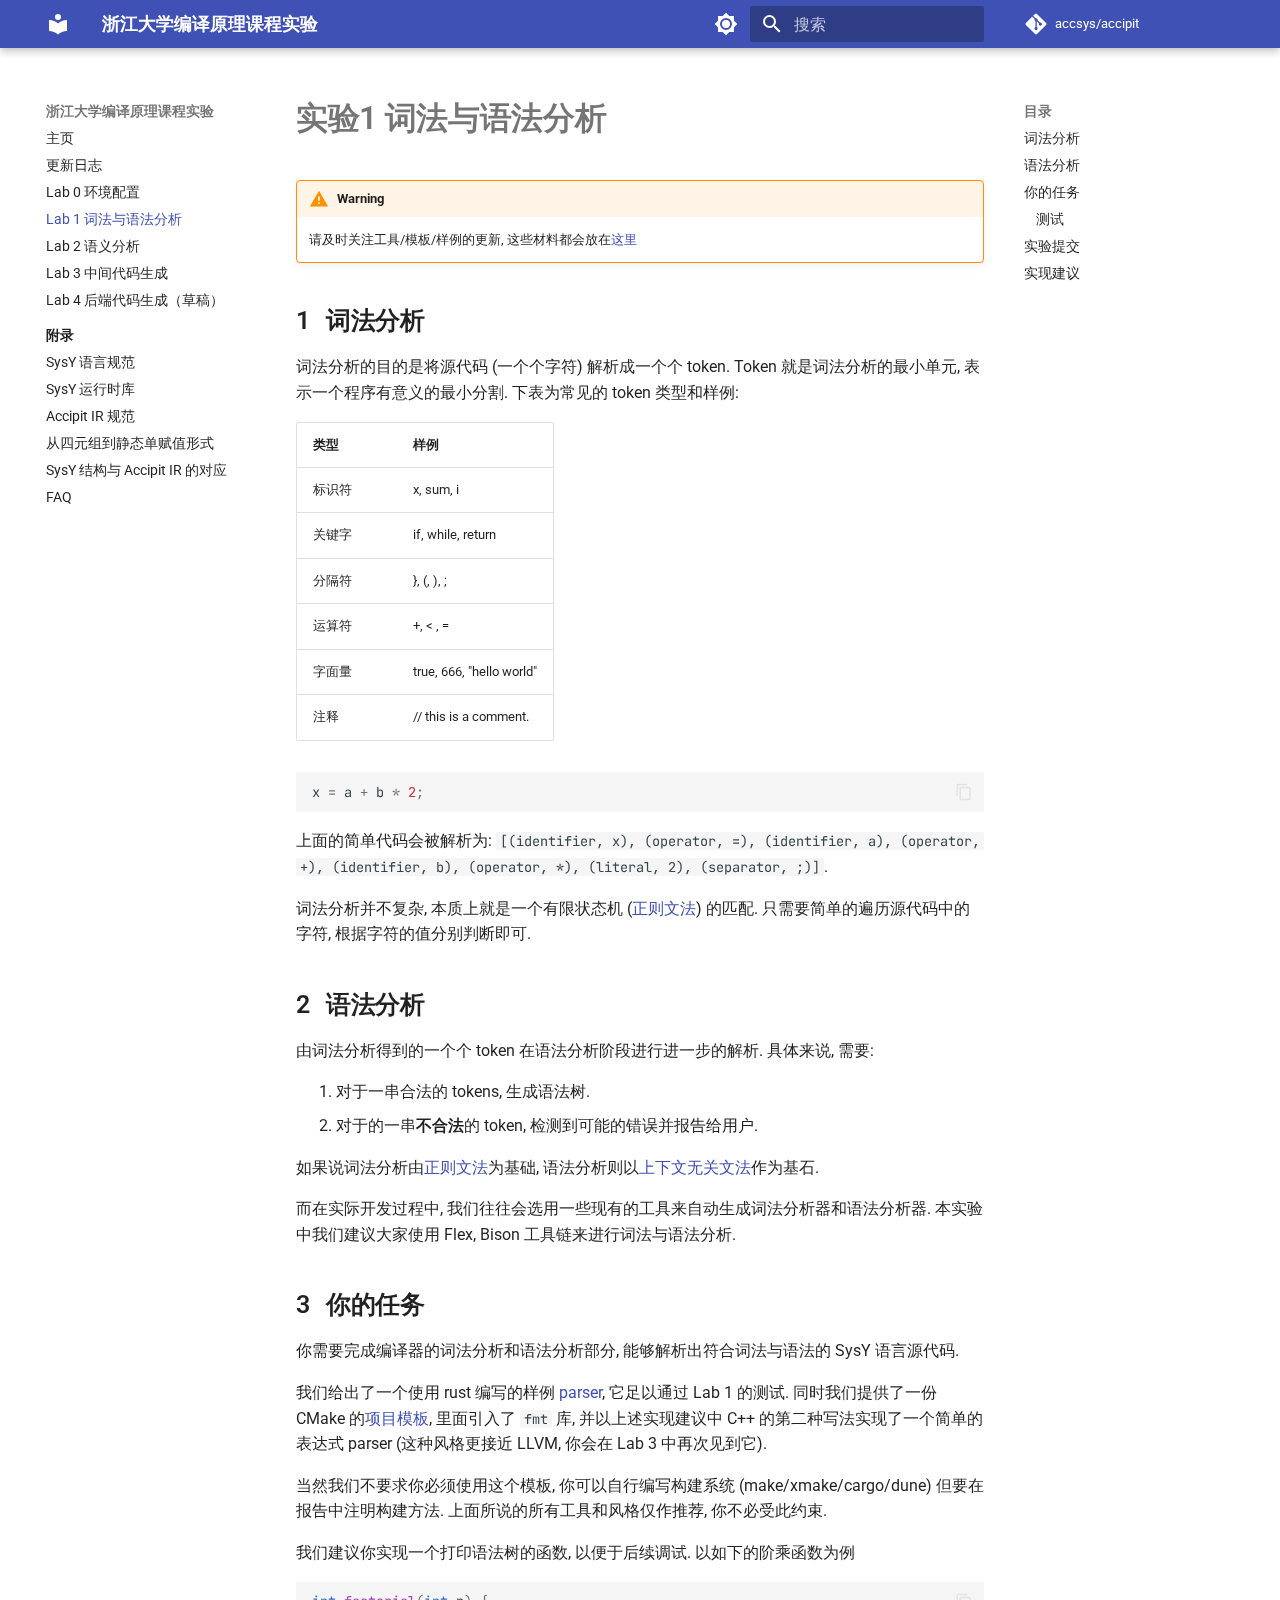
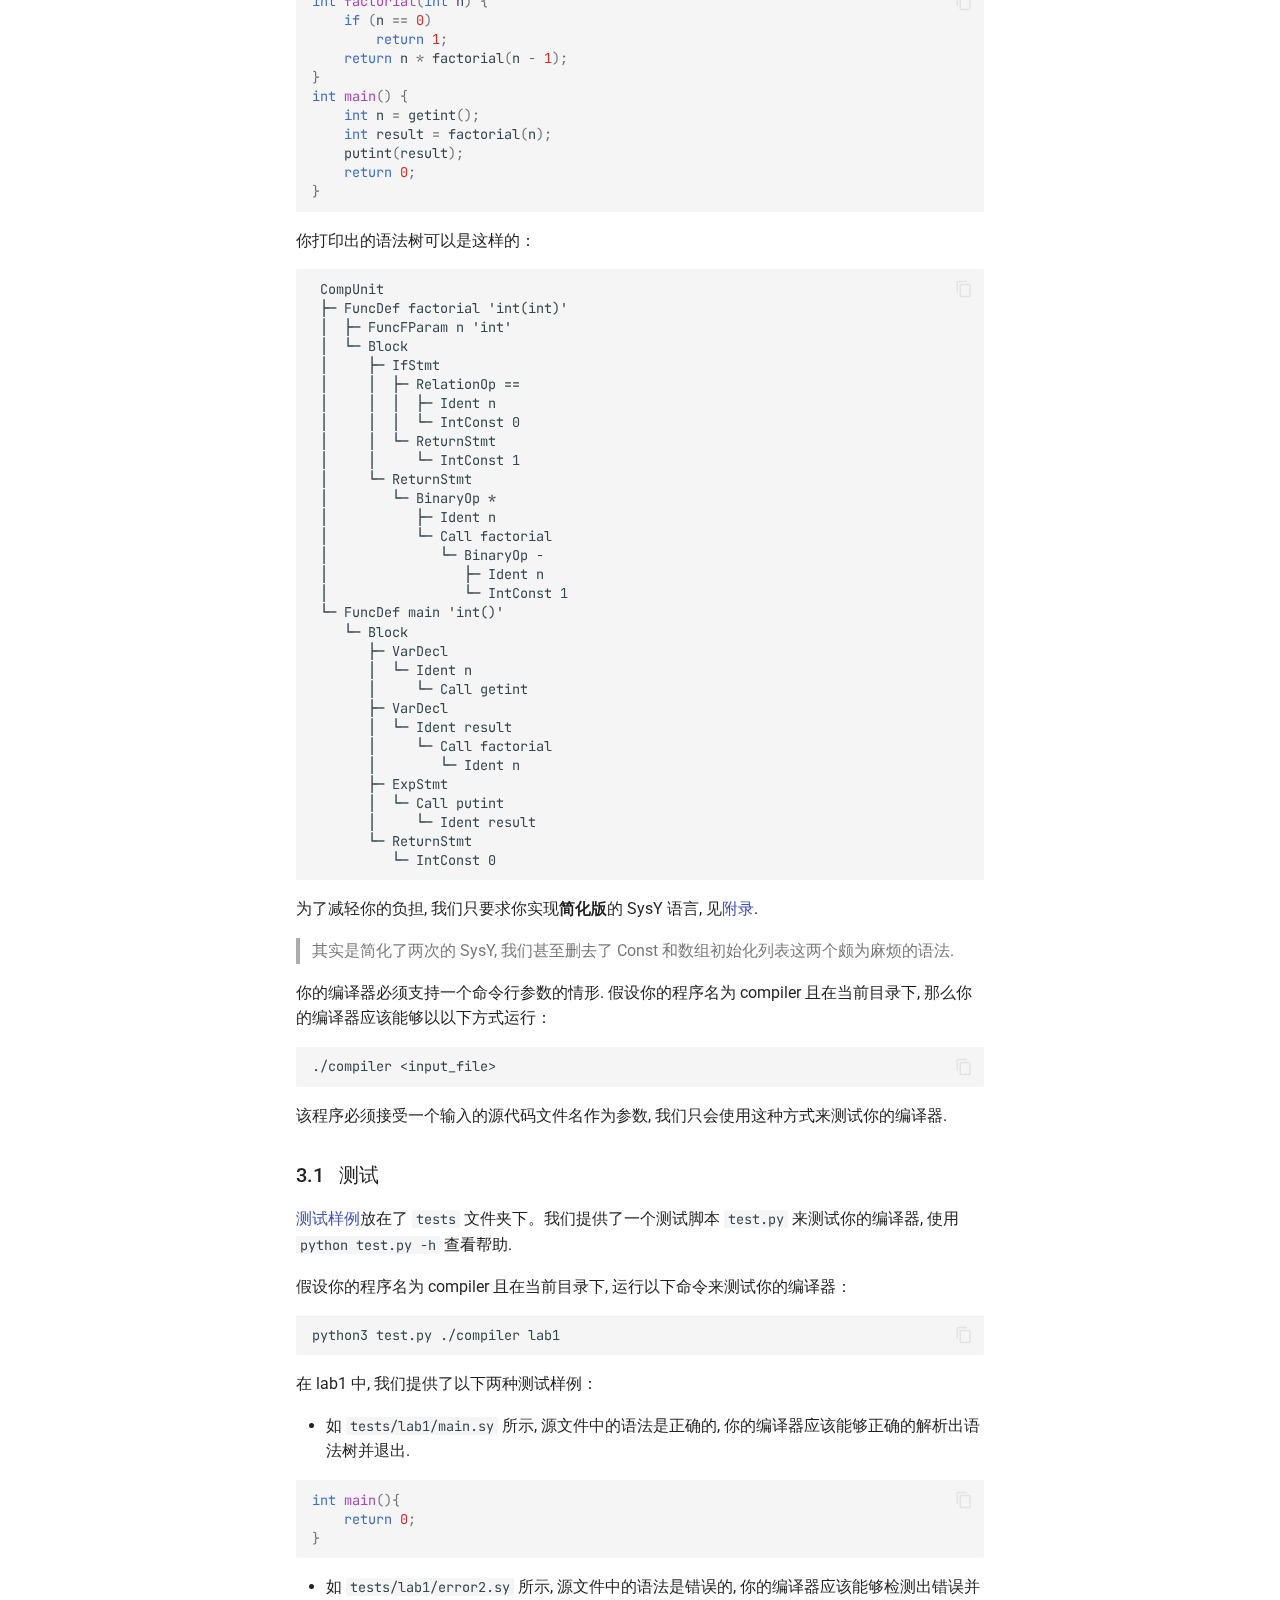
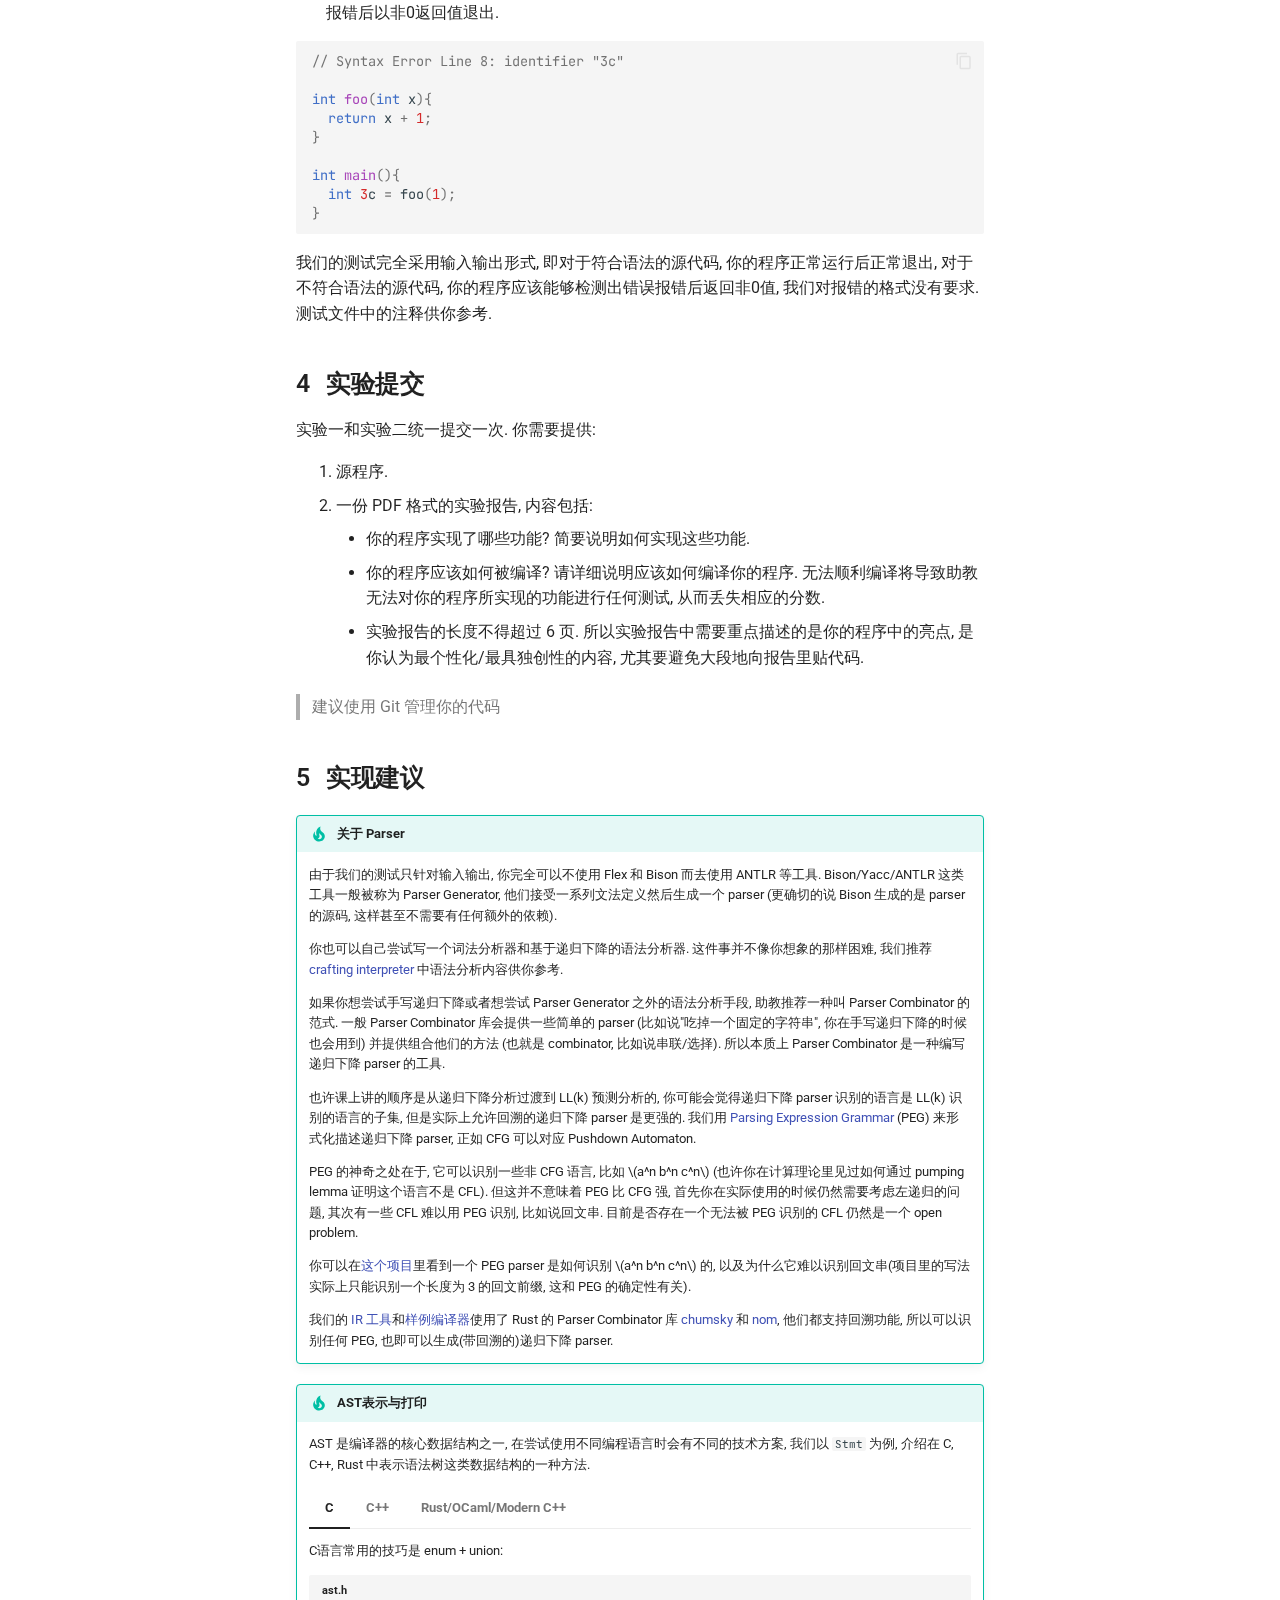
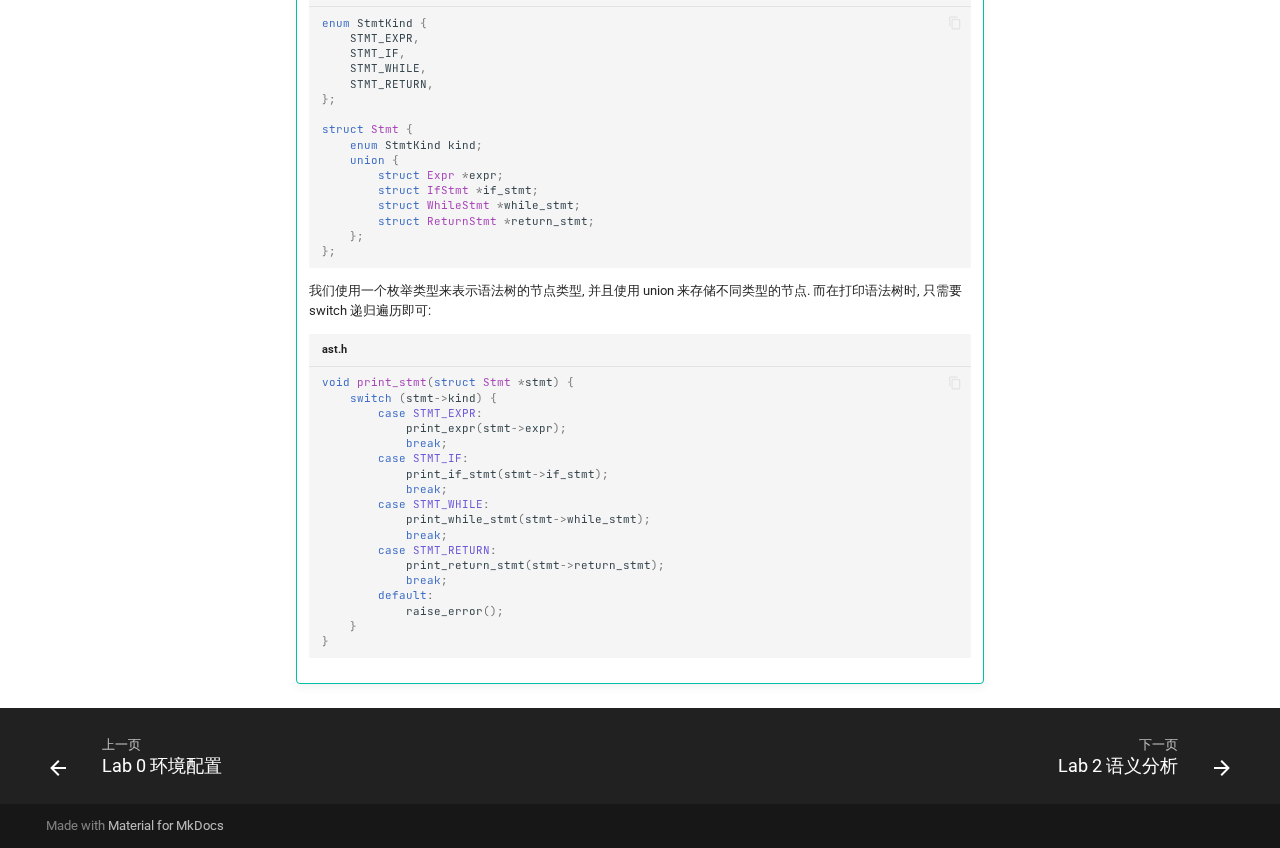
<file: syntax/index.html>
<!doctype html>
<html lang="zh" class="no-js">
  <head>
    
      <meta charset="utf-8">
      <meta name="viewport" content="width=device-width,initial-scale=1">
      
      
      
        <link rel="canonical" href="https://accsys.pages.zjusct.io/accipit/syntax/">
      
      
        <link rel="prev" href="../environment/">
      
      
        <link rel="next" href="../semantics/">
      
      
      <link rel="icon" href="../images/accsys.png">
      <meta name="generator" content="mkdocs-1.6.0, mkdocs-material-9.5.26">
    
    
      
        <title>Lab 1 词法与语法分析 - 浙江大学编译原理课程实验</title>
      
    
    
      <link rel="stylesheet" href="../assets/stylesheets/main.6543a935.min.css">
      
        
        <link rel="stylesheet" href="../assets/stylesheets/palette.06af60db.min.css">
      
      


    
    
      
    
    
      
        
        
        <link rel="preconnect" href="https://fonts.gstatic.com" crossorigin>
        <link rel="stylesheet" href="https://fonts.googleapis.com/css?family=Roboto:300,300i,400,400i,700,700i%7CJetBrains+Mono:400,400i,700,700i&display=fallback">
        <style>:root{--md-text-font:"Roboto";--md-code-font:"JetBrains Mono"}</style>
      
    
    
      <link rel="stylesheet" href="https://cdn.tonycrane.cc/utils/katex.min.css">
    
      <link rel="stylesheet" href="https://fonts.googleapis.com/css?family=Roboto:500,500i,600,600i&display=fallback">
    
      <link rel="stylesheet" href="../css/custom.css">
    
    <script>__md_scope=new URL("..",location),__md_hash=e=>[...e].reduce((e,_)=>(e<<5)-e+_.charCodeAt(0),0),__md_get=(e,_=localStorage,t=__md_scope)=>JSON.parse(_.getItem(t.pathname+"."+e)),__md_set=(e,_,t=localStorage,a=__md_scope)=>{try{t.setItem(a.pathname+"."+e,JSON.stringify(_))}catch(e){}}</script>
    
      

    
    
    
  </head>
  
  
    
    
      
    
    
    
    
    <body dir="ltr" data-md-color-scheme="default" data-md-color-primary="indigo" data-md-color-accent="indigo">
  
    
    <input class="md-toggle" data-md-toggle="drawer" type="checkbox" id="__drawer" autocomplete="off">
    <input class="md-toggle" data-md-toggle="search" type="checkbox" id="__search" autocomplete="off">
    <label class="md-overlay" for="__drawer"></label>
    <div data-md-component="skip">
      
        
        <a href="#1" class="md-skip">
          跳转至
        </a>
      
    </div>
    <div data-md-component="announce">
      
    </div>
    
    
      

  

<header class="md-header md-header--shadow" data-md-component="header">
  <nav class="md-header__inner md-grid" aria-label="页眉">
    <a href=".." title="浙江大学编译原理课程实验" class="md-header__button md-logo" aria-label="浙江大学编译原理课程实验" data-md-component="logo">
      
  
  <svg xmlns="http://www.w3.org/2000/svg" viewBox="0 0 24 24"><path d="M12 8a3 3 0 0 0 3-3 3 3 0 0 0-3-3 3 3 0 0 0-3 3 3 3 0 0 0 3 3m0 3.54C9.64 9.35 6.5 8 3 8v11c3.5 0 6.64 1.35 9 3.54 2.36-2.19 5.5-3.54 9-3.54V8c-3.5 0-6.64 1.35-9 3.54Z"/></svg>

    </a>
    <label class="md-header__button md-icon" for="__drawer">
      
      <svg xmlns="http://www.w3.org/2000/svg" viewBox="0 0 24 24"><path d="M3 6h18v2H3V6m0 5h18v2H3v-2m0 5h18v2H3v-2Z"/></svg>
    </label>
    <div class="md-header__title" data-md-component="header-title">
      <div class="md-header__ellipsis">
        <div class="md-header__topic">
          <span class="md-ellipsis">
            浙江大学编译原理课程实验
          </span>
        </div>
        <div class="md-header__topic" data-md-component="header-topic">
          <span class="md-ellipsis">
            
              Lab 1 词法与语法分析
            
          </span>
        </div>
      </div>
    </div>
    
      
        <form class="md-header__option" data-md-component="palette">
  
    
    
    
    <input class="md-option" data-md-color-media="(prefers-color-scheme: light)" data-md-color-scheme="default" data-md-color-primary="indigo" data-md-color-accent="indigo"  aria-label="Switch to dark mode"  type="radio" name="__palette" id="__palette_0">
    
      <label class="md-header__button md-icon" title="Switch to dark mode" for="__palette_1" hidden>
        <svg xmlns="http://www.w3.org/2000/svg" viewBox="0 0 24 24"><path d="M12 8a4 4 0 0 0-4 4 4 4 0 0 0 4 4 4 4 0 0 0 4-4 4 4 0 0 0-4-4m0 10a6 6 0 0 1-6-6 6 6 0 0 1 6-6 6 6 0 0 1 6 6 6 6 0 0 1-6 6m8-9.31V4h-4.69L12 .69 8.69 4H4v4.69L.69 12 4 15.31V20h4.69L12 23.31 15.31 20H20v-4.69L23.31 12 20 8.69Z"/></svg>
      </label>
    
  
    
    
    
    <input class="md-option" data-md-color-media="(prefers-color-scheme: dark)" data-md-color-scheme="slate" data-md-color-primary="indigo" data-md-color-accent="indigo"  aria-label="Switch to light mode"  type="radio" name="__palette" id="__palette_1">
    
      <label class="md-header__button md-icon" title="Switch to light mode" for="__palette_0" hidden>
        <svg xmlns="http://www.w3.org/2000/svg" viewBox="0 0 24 24"><path d="M12 18c-.89 0-1.74-.2-2.5-.55C11.56 16.5 13 14.42 13 12c0-2.42-1.44-4.5-3.5-5.45C10.26 6.2 11.11 6 12 6a6 6 0 0 1 6 6 6 6 0 0 1-6 6m8-9.31V4h-4.69L12 .69 8.69 4H4v4.69L.69 12 4 15.31V20h4.69L12 23.31 15.31 20H20v-4.69L23.31 12 20 8.69Z"/></svg>
      </label>
    
  
</form>
      
    
    
      <script>var media,input,key,value,palette=__md_get("__palette");if(palette&&palette.color){"(prefers-color-scheme)"===palette.color.media&&(media=matchMedia("(prefers-color-scheme: light)"),input=document.querySelector(media.matches?"[data-md-color-media='(prefers-color-scheme: light)']":"[data-md-color-media='(prefers-color-scheme: dark)']"),palette.color.media=input.getAttribute("data-md-color-media"),palette.color.scheme=input.getAttribute("data-md-color-scheme"),palette.color.primary=input.getAttribute("data-md-color-primary"),palette.color.accent=input.getAttribute("data-md-color-accent"));for([key,value]of Object.entries(palette.color))document.body.setAttribute("data-md-color-"+key,value)}</script>
    
    
    
      <label class="md-header__button md-icon" for="__search">
        
        <svg xmlns="http://www.w3.org/2000/svg" viewBox="0 0 24 24"><path d="M9.5 3A6.5 6.5 0 0 1 16 9.5c0 1.61-.59 3.09-1.56 4.23l.27.27h.79l5 5-1.5 1.5-5-5v-.79l-.27-.27A6.516 6.516 0 0 1 9.5 16 6.5 6.5 0 0 1 3 9.5 6.5 6.5 0 0 1 9.5 3m0 2C7 5 5 7 5 9.5S7 14 9.5 14 14 12 14 9.5 12 5 9.5 5Z"/></svg>
      </label>
      <div class="md-search" data-md-component="search" role="dialog">
  <label class="md-search__overlay" for="__search"></label>
  <div class="md-search__inner" role="search">
    <form class="md-search__form" name="search">
      <input type="text" class="md-search__input" name="query" aria-label="搜索" placeholder="搜索" autocapitalize="off" autocorrect="off" autocomplete="off" spellcheck="false" data-md-component="search-query" required>
      <label class="md-search__icon md-icon" for="__search">
        
        <svg xmlns="http://www.w3.org/2000/svg" viewBox="0 0 24 24"><path d="M9.5 3A6.5 6.5 0 0 1 16 9.5c0 1.61-.59 3.09-1.56 4.23l.27.27h.79l5 5-1.5 1.5-5-5v-.79l-.27-.27A6.516 6.516 0 0 1 9.5 16 6.5 6.5 0 0 1 3 9.5 6.5 6.5 0 0 1 9.5 3m0 2C7 5 5 7 5 9.5S7 14 9.5 14 14 12 14 9.5 12 5 9.5 5Z"/></svg>
        
        <svg xmlns="http://www.w3.org/2000/svg" viewBox="0 0 24 24"><path d="M20 11v2H8l5.5 5.5-1.42 1.42L4.16 12l7.92-7.92L13.5 5.5 8 11h12Z"/></svg>
      </label>
      <nav class="md-search__options" aria-label="查找">
        
        <button type="reset" class="md-search__icon md-icon" title="清空当前内容" aria-label="清空当前内容" tabindex="-1">
          
          <svg xmlns="http://www.w3.org/2000/svg" viewBox="0 0 24 24"><path d="M19 6.41 17.59 5 12 10.59 6.41 5 5 6.41 10.59 12 5 17.59 6.41 19 12 13.41 17.59 19 19 17.59 13.41 12 19 6.41Z"/></svg>
        </button>
      </nav>
      
    </form>
    <div class="md-search__output">
      <div class="md-search__scrollwrap" tabindex="0" data-md-scrollfix>
        <div class="md-search-result" data-md-component="search-result">
          <div class="md-search-result__meta">
            正在初始化搜索引擎
          </div>
          <ol class="md-search-result__list" role="presentation"></ol>
        </div>
      </div>
    </div>
  </div>
</div>
    
    
      <div class="md-header__source">
        <a href="https://git.zju.edu.cn/accsys/accipit" title="前往仓库" class="md-source" data-md-component="source">
  <div class="md-source__icon md-icon">
    
    <svg xmlns="http://www.w3.org/2000/svg" viewBox="0 0 448 512"><!--! Font Awesome Free 6.5.2 by @fontawesome - https://fontawesome.com License - https://fontawesome.com/license/free (Icons: CC BY 4.0, Fonts: SIL OFL 1.1, Code: MIT License) Copyright 2024 Fonticons, Inc.--><path d="M439.55 236.05 244 40.45a28.87 28.87 0 0 0-40.81 0l-40.66 40.63 51.52 51.52c27.06-9.14 52.68 16.77 43.39 43.68l49.66 49.66c34.23-11.8 61.18 31 35.47 56.69-26.49 26.49-70.21-2.87-56-37.34L240.22 199v121.85c25.3 12.54 22.26 41.85 9.08 55a34.34 34.34 0 0 1-48.55 0c-17.57-17.6-11.07-46.91 11.25-56v-123c-20.8-8.51-24.6-30.74-18.64-45L142.57 101 8.45 235.14a28.86 28.86 0 0 0 0 40.81l195.61 195.6a28.86 28.86 0 0 0 40.8 0l194.69-194.69a28.86 28.86 0 0 0 0-40.81z"/></svg>
  </div>
  <div class="md-source__repository">
    accsys/accipit
  </div>
</a>
      </div>
    
  </nav>
  
</header>
    
    <div class="md-container" data-md-component="container">
      
      
        
          
        
      
      <main class="md-main" data-md-component="main">
        <div class="md-main__inner md-grid">
          
            
              
              <div class="md-sidebar md-sidebar--primary" data-md-component="sidebar" data-md-type="navigation" >
                <div class="md-sidebar__scrollwrap">
                  <div class="md-sidebar__inner">
                    



<nav class="md-nav md-nav--primary" aria-label="导航栏" data-md-level="0">
  <label class="md-nav__title" for="__drawer">
    <a href=".." title="浙江大学编译原理课程实验" class="md-nav__button md-logo" aria-label="浙江大学编译原理课程实验" data-md-component="logo">
      
  
  <svg xmlns="http://www.w3.org/2000/svg" viewBox="0 0 24 24"><path d="M12 8a3 3 0 0 0 3-3 3 3 0 0 0-3-3 3 3 0 0 0-3 3 3 3 0 0 0 3 3m0 3.54C9.64 9.35 6.5 8 3 8v11c3.5 0 6.64 1.35 9 3.54 2.36-2.19 5.5-3.54 9-3.54V8c-3.5 0-6.64 1.35-9 3.54Z"/></svg>

    </a>
    浙江大学编译原理课程实验
  </label>
  
    <div class="md-nav__source">
      <a href="https://git.zju.edu.cn/accsys/accipit" title="前往仓库" class="md-source" data-md-component="source">
  <div class="md-source__icon md-icon">
    
    <svg xmlns="http://www.w3.org/2000/svg" viewBox="0 0 448 512"><!--! Font Awesome Free 6.5.2 by @fontawesome - https://fontawesome.com License - https://fontawesome.com/license/free (Icons: CC BY 4.0, Fonts: SIL OFL 1.1, Code: MIT License) Copyright 2024 Fonticons, Inc.--><path d="M439.55 236.05 244 40.45a28.87 28.87 0 0 0-40.81 0l-40.66 40.63 51.52 51.52c27.06-9.14 52.68 16.77 43.39 43.68l49.66 49.66c34.23-11.8 61.18 31 35.47 56.69-26.49 26.49-70.21-2.87-56-37.34L240.22 199v121.85c25.3 12.54 22.26 41.85 9.08 55a34.34 34.34 0 0 1-48.55 0c-17.57-17.6-11.07-46.91 11.25-56v-123c-20.8-8.51-24.6-30.74-18.64-45L142.57 101 8.45 235.14a28.86 28.86 0 0 0 0 40.81l195.61 195.6a28.86 28.86 0 0 0 40.8 0l194.69-194.69a28.86 28.86 0 0 0 0-40.81z"/></svg>
  </div>
  <div class="md-source__repository">
    accsys/accipit
  </div>
</a>
    </div>
  
  <ul class="md-nav__list" data-md-scrollfix>
    
      
      
  
  
  
  
    <li class="md-nav__item">
      <a href=".." class="md-nav__link">
        
  
  <span class="md-ellipsis">
    主页
  </span>
  

      </a>
    </li>
  

    
      
      
  
  
  
  
    <li class="md-nav__item">
      <a href="../changelog/" class="md-nav__link">
        
  
  <span class="md-ellipsis">
    更新日志
  </span>
  

      </a>
    </li>
  

    
      
      
  
  
  
  
    <li class="md-nav__item">
      <a href="../environment/" class="md-nav__link">
        
  
  <span class="md-ellipsis">
    Lab 0 环境配置
  </span>
  

      </a>
    </li>
  

    
      
      
  
  
    
  
  
  
    <li class="md-nav__item md-nav__item--active">
      
      <input class="md-nav__toggle md-toggle" type="checkbox" id="__toc">
      
      
        
      
      
        <label class="md-nav__link md-nav__link--active" for="__toc">
          
  
  <span class="md-ellipsis">
    Lab 1 词法与语法分析
  </span>
  

          <span class="md-nav__icon md-icon"></span>
        </label>
      
      <a href="./" class="md-nav__link md-nav__link--active">
        
  
  <span class="md-ellipsis">
    Lab 1 词法与语法分析
  </span>
  

      </a>
      
        

<nav class="md-nav md-nav--secondary" aria-label="目录">
  
  
  
    
  
  
    <label class="md-nav__title" for="__toc">
      <span class="md-nav__icon md-icon"></span>
      目录
    </label>
    <ul class="md-nav__list" data-md-component="toc" data-md-scrollfix>
      
        <li class="md-nav__item">
  <a href="#_1" class="md-nav__link">
    <span class="md-ellipsis">
      词法分析
    </span>
  </a>
  
</li>
      
        <li class="md-nav__item">
  <a href="#_2" class="md-nav__link">
    <span class="md-ellipsis">
      语法分析
    </span>
  </a>
  
</li>
      
        <li class="md-nav__item">
  <a href="#_3" class="md-nav__link">
    <span class="md-ellipsis">
      你的任务
    </span>
  </a>
  
    <nav class="md-nav" aria-label="你的任务">
      <ul class="md-nav__list">
        
          <li class="md-nav__item">
  <a href="#_4" class="md-nav__link">
    <span class="md-ellipsis">
      测试
    </span>
  </a>
  
</li>
        
      </ul>
    </nav>
  
</li>
      
        <li class="md-nav__item">
  <a href="#_5" class="md-nav__link">
    <span class="md-ellipsis">
      实验提交
    </span>
  </a>
  
</li>
      
        <li class="md-nav__item">
  <a href="#_6" class="md-nav__link">
    <span class="md-ellipsis">
      实现建议
    </span>
  </a>
  
</li>
      
    </ul>
  
</nav>
      
    </li>
  

    
      
      
  
  
  
  
    <li class="md-nav__item">
      <a href="../semantics/" class="md-nav__link">
        
  
  <span class="md-ellipsis">
    Lab 2 语义分析
  </span>
  

      </a>
    </li>
  

    
      
      
  
  
  
  
    <li class="md-nav__item">
      <a href="../middle-ir-gen/" class="md-nav__link">
        
  
  <span class="md-ellipsis">
    Lab 3 中间代码生成
  </span>
  

      </a>
    </li>
  

    
      
      
  
  
  
  
    <li class="md-nav__item">
      <a href="../backend/" class="md-nav__link">
        
  
  <span class="md-ellipsis">
    Lab 4 后端代码生成（草稿）
  </span>
  

      </a>
    </li>
  

    
      
      
  
  
  
  
    
    
      
        
          
        
      
        
      
        
      
        
      
        
      
        
      
        
      
    
    
      
        
        
      
    
    
    <li class="md-nav__item md-nav__item--section md-nav__item--nested">
      
        
        
        <input class="md-nav__toggle md-toggle " type="checkbox" id="__nav_8" >
        
          
          
          <div class="md-nav__link md-nav__container">
            <a href="../appendix/" class="md-nav__link ">
              
  
  <span class="md-ellipsis">
    附录
  </span>
  

            </a>
            
              
              <label class="md-nav__link " for="__nav_8" id="__nav_8_label" tabindex="">
                <span class="md-nav__icon md-icon"></span>
              </label>
            
          </div>
        
        <nav class="md-nav" data-md-level="1" aria-labelledby="__nav_8_label" aria-expanded="false">
          <label class="md-nav__title" for="__nav_8">
            <span class="md-nav__icon md-icon"></span>
            附录
          </label>
          <ul class="md-nav__list" data-md-scrollfix>
            
              
            
              
                
  
  
  
  
    <li class="md-nav__item">
      <a href="../appendix/sysy-spec/" class="md-nav__link">
        
  
  <span class="md-ellipsis">
    SysY 语言规范
  </span>
  

      </a>
    </li>
  

              
            
              
                
  
  
  
  
    <li class="md-nav__item">
      <a href="../appendix/sysy-runtime/" class="md-nav__link">
        
  
  <span class="md-ellipsis">
    SysY 运行时库
  </span>
  

      </a>
    </li>
  

              
            
              
                
  
  
  
  
    <li class="md-nav__item">
      <a href="../appendix/accipit-spec/" class="md-nav__link">
        
  
  <span class="md-ellipsis">
    Accipit IR 规范
  </span>
  

      </a>
    </li>
  

              
            
              
                
  
  
  
  
    <li class="md-nav__item">
      <a href="../appendix/quads2ssa/" class="md-nav__link">
        
  
  <span class="md-ellipsis">
    从四元组到静态单赋值形式
  </span>
  

      </a>
    </li>
  

              
            
              
                
  
  
  
  
    <li class="md-nav__item">
      <a href="../appendix/sysy-accipit-mapping/" class="md-nav__link">
        
  
  <span class="md-ellipsis">
    SysY 结构与 Accipit IR 的对应
  </span>
  

      </a>
    </li>
  

              
            
              
                
  
  
  
  
    <li class="md-nav__item">
      <a href="../appendix/faq/" class="md-nav__link">
        
  
  <span class="md-ellipsis">
    FAQ
  </span>
  

      </a>
    </li>
  

              
            
          </ul>
        </nav>
      
    </li>
  

    
  </ul>
</nav>
                  </div>
                </div>
              </div>
            
            
              
              <div class="md-sidebar md-sidebar--secondary" data-md-component="sidebar" data-md-type="toc" >
                <div class="md-sidebar__scrollwrap">
                  <div class="md-sidebar__inner">
                    

<nav class="md-nav md-nav--secondary" aria-label="目录">
  
  
  
    
  
  
    <label class="md-nav__title" for="__toc">
      <span class="md-nav__icon md-icon"></span>
      目录
    </label>
    <ul class="md-nav__list" data-md-component="toc" data-md-scrollfix>
      
        <li class="md-nav__item">
  <a href="#_1" class="md-nav__link">
    <span class="md-ellipsis">
      词法分析
    </span>
  </a>
  
</li>
      
        <li class="md-nav__item">
  <a href="#_2" class="md-nav__link">
    <span class="md-ellipsis">
      语法分析
    </span>
  </a>
  
</li>
      
        <li class="md-nav__item">
  <a href="#_3" class="md-nav__link">
    <span class="md-ellipsis">
      你的任务
    </span>
  </a>
  
    <nav class="md-nav" aria-label="你的任务">
      <ul class="md-nav__list">
        
          <li class="md-nav__item">
  <a href="#_4" class="md-nav__link">
    <span class="md-ellipsis">
      测试
    </span>
  </a>
  
</li>
        
      </ul>
    </nav>
  
</li>
      
        <li class="md-nav__item">
  <a href="#_5" class="md-nav__link">
    <span class="md-ellipsis">
      实验提交
    </span>
  </a>
  
</li>
      
        <li class="md-nav__item">
  <a href="#_6" class="md-nav__link">
    <span class="md-ellipsis">
      实现建议
    </span>
  </a>
  
</li>
      
    </ul>
  
</nav>
                  </div>
                </div>
              </div>
            
          
          
            <div class="md-content" data-md-component="content">
              <article class="md-content__inner md-typeset">
                
                  


<h1 id="1">实验1 词法与语法分析<a class="headerlink" href="#1" title="Permanent link">&para;</a></h1>
<div class="admonition warning 注意">
<p class="admonition-title">Warning</p>
<p>请及时关注工具/模板/样例的更新, 这些材料都会放在<a href="https://git.zju.edu.cn/accsys">这里</a></p>
</div>
<h2 id="_1">词法分析<a class="headerlink" href="#_1" title="Permanent link">&para;</a></h2>
<p>词法分析的目的是将源代码 (一个个字符) 解析成一个个 token. Token 就是词法分析的最小单元, 表示一个程序有意义的最小分割. 下表为常见的 token 类型和样例:</p>
<table>
<thead>
<tr>
<th>类型</th>
<th>样例</th>
</tr>
</thead>
<tbody>
<tr>
<td>标识符</td>
<td>x, sum, i</td>
</tr>
<tr>
<td>关键字</td>
<td>if, while, return</td>
</tr>
<tr>
<td>分隔符</td>
<td>}, (, ), ;</td>
</tr>
<tr>
<td>运算符</td>
<td>+, &lt; , =</td>
</tr>
<tr>
<td>字面量</td>
<td>true, 666, "hello world"</td>
</tr>
<tr>
<td>注释</td>
<td>// this is a comment.</td>
</tr>
</tbody>
</table>
<div class="highlight"><pre><span></span><code><a id="__codelineno-0-1" name="__codelineno-0-1" href="#__codelineno-0-1"></a><span class="n">x</span><span class="w"> </span><span class="o">=</span><span class="w"> </span><span class="n">a</span><span class="w"> </span><span class="o">+</span><span class="w"> </span><span class="n">b</span><span class="w"> </span><span class="o">*</span><span class="w"> </span><span class="mi">2</span><span class="p">;</span>
</code></pre></div>
<p>上面的简单代码会被解析为:
<code>[(identifier, x), (operator, =), (identifier, a), (operator, +), (identifier, b), (operator, *), (literal, 2), (separator, ;)]</code>.</p>
<p>词法分析并不复杂, 本质上就是一个有限状态机 (<a href="https://en.wikipedia.org/wiki/Regular_expression">正则文法</a>) 的匹配. 只需要简单的遍历源代码中的字符, 根据字符的值分别判断即可.</p>
<h2 id="_2">语法分析<a class="headerlink" href="#_2" title="Permanent link">&para;</a></h2>
<p>由词法分析得到的一个个 token 在语法分析阶段进行进一步的解析. 具体来说, 需要:</p>
<ol>
<li>对于一串合法的 tokens, 生成语法树.</li>
<li>对于的一串<strong>不合法</strong>的 token, 检测到可能的错误并报告给用户.</li>
</ol>
<p>如果说词法分析由<a href="https://en.wikipedia.org/wiki/Regular_expression">正则文法</a>为基础, 语法分析则以<a href="https://en.wikipedia.org/wiki/Context-free_grammar">上下文无关文法</a>作为基石. </p>
<p>而在实际开发过程中, 我们往往会选用一些现有的工具来自动生成词法分析器和语法分析器. 本实验中我们建议大家使用 Flex, Bison 工具链来进行词法与语法分析. </p>
<h2 id="_3">你的任务<a class="headerlink" href="#_3" title="Permanent link">&para;</a></h2>
<p>你需要完成编译器的词法分析和语法分析部分, 能够解析出符合词法与语法的 SysY 语言源代码.</p>
<p>我们给出了一个使用 rust 编写的样例 <a href="https://git.zju.edu.cn/accsys/accsys-rs">parser</a>, 它足以通过 Lab 1 的测试. 同时我们提供了一份 CMake 的<a href="https://git.zju.edu.cn/accsys/accsys-cmake-template">项目模板</a>, 里面引入了 <code>fmt</code> 库, 并以上述实现建议中 C++ 的第二种写法实现了一个简单的表达式 parser (这种风格更接近 LLVM, 你会在 Lab 3 中再次见到它).</p>
<p>当然我们不要求你必须使用这个模板, 你可以自行编写构建系统 (make/xmake/cargo/dune) 但要在报告中注明构建方法. 上面所说的所有工具和风格仅作推荐, 你不必受此约束. </p>
<p>我们建议你实现一个打印语法树的函数, 以便于后续调试. 以如下的阶乘函数为例
<div class="highlight"><pre><span></span><code><a id="__codelineno-1-1" name="__codelineno-1-1" href="#__codelineno-1-1"></a><span class="kt">int</span><span class="w"> </span><span class="nf">factorial</span><span class="p">(</span><span class="kt">int</span><span class="w"> </span><span class="n">n</span><span class="p">)</span><span class="w"> </span><span class="p">{</span>
<a id="__codelineno-1-2" name="__codelineno-1-2" href="#__codelineno-1-2"></a><span class="w">    </span><span class="k">if</span><span class="w"> </span><span class="p">(</span><span class="n">n</span><span class="w"> </span><span class="o">==</span><span class="w"> </span><span class="mi">0</span><span class="p">)</span>
<a id="__codelineno-1-3" name="__codelineno-1-3" href="#__codelineno-1-3"></a><span class="w">        </span><span class="k">return</span><span class="w"> </span><span class="mi">1</span><span class="p">;</span>
<a id="__codelineno-1-4" name="__codelineno-1-4" href="#__codelineno-1-4"></a><span class="w">    </span><span class="k">return</span><span class="w"> </span><span class="n">n</span><span class="w"> </span><span class="o">*</span><span class="w"> </span><span class="n">factorial</span><span class="p">(</span><span class="n">n</span><span class="w"> </span><span class="o">-</span><span class="w"> </span><span class="mi">1</span><span class="p">);</span>
<a id="__codelineno-1-5" name="__codelineno-1-5" href="#__codelineno-1-5"></a><span class="p">}</span>
<a id="__codelineno-1-6" name="__codelineno-1-6" href="#__codelineno-1-6"></a><span class="kt">int</span><span class="w"> </span><span class="nf">main</span><span class="p">()</span><span class="w"> </span><span class="p">{</span>
<a id="__codelineno-1-7" name="__codelineno-1-7" href="#__codelineno-1-7"></a><span class="w">    </span><span class="kt">int</span><span class="w"> </span><span class="n">n</span><span class="w"> </span><span class="o">=</span><span class="w"> </span><span class="n">getint</span><span class="p">();</span>
<a id="__codelineno-1-8" name="__codelineno-1-8" href="#__codelineno-1-8"></a><span class="w">    </span><span class="kt">int</span><span class="w"> </span><span class="n">result</span><span class="w"> </span><span class="o">=</span><span class="w"> </span><span class="n">factorial</span><span class="p">(</span><span class="n">n</span><span class="p">);</span>
<a id="__codelineno-1-9" name="__codelineno-1-9" href="#__codelineno-1-9"></a><span class="w">    </span><span class="n">putint</span><span class="p">(</span><span class="n">result</span><span class="p">);</span>
<a id="__codelineno-1-10" name="__codelineno-1-10" href="#__codelineno-1-10"></a><span class="w">    </span><span class="k">return</span><span class="w"> </span><span class="mi">0</span><span class="p">;</span>
<a id="__codelineno-1-11" name="__codelineno-1-11" href="#__codelineno-1-11"></a><span class="p">}</span>
</code></pre></div>
你打印出的语法树可以是这样的：</p>
<div class="highlight"><pre><span></span><code><a id="__codelineno-2-1" name="__codelineno-2-1" href="#__codelineno-2-1"></a> CompUnit
<a id="__codelineno-2-2" name="__codelineno-2-2" href="#__codelineno-2-2"></a> ├─ FuncDef factorial &#39;int(int)&#39;
<a id="__codelineno-2-3" name="__codelineno-2-3" href="#__codelineno-2-3"></a> │  ├─ FuncFParam n &#39;int&#39;
<a id="__codelineno-2-4" name="__codelineno-2-4" href="#__codelineno-2-4"></a> │  └─ Block
<a id="__codelineno-2-5" name="__codelineno-2-5" href="#__codelineno-2-5"></a> │     ├─ IfStmt
<a id="__codelineno-2-6" name="__codelineno-2-6" href="#__codelineno-2-6"></a> │     │  ├─ RelationOp ==
<a id="__codelineno-2-7" name="__codelineno-2-7" href="#__codelineno-2-7"></a> │     │  │  ├─ Ident n
<a id="__codelineno-2-8" name="__codelineno-2-8" href="#__codelineno-2-8"></a> │     │  │  └─ IntConst 0
<a id="__codelineno-2-9" name="__codelineno-2-9" href="#__codelineno-2-9"></a> │     │  └─ ReturnStmt
<a id="__codelineno-2-10" name="__codelineno-2-10" href="#__codelineno-2-10"></a> │     │     └─ IntConst 1
<a id="__codelineno-2-11" name="__codelineno-2-11" href="#__codelineno-2-11"></a> │     └─ ReturnStmt
<a id="__codelineno-2-12" name="__codelineno-2-12" href="#__codelineno-2-12"></a> │        └─ BinaryOp *
<a id="__codelineno-2-13" name="__codelineno-2-13" href="#__codelineno-2-13"></a> │           ├─ Ident n
<a id="__codelineno-2-14" name="__codelineno-2-14" href="#__codelineno-2-14"></a> │           └─ Call factorial
<a id="__codelineno-2-15" name="__codelineno-2-15" href="#__codelineno-2-15"></a> │              └─ BinaryOp -
<a id="__codelineno-2-16" name="__codelineno-2-16" href="#__codelineno-2-16"></a> │                 ├─ Ident n
<a id="__codelineno-2-17" name="__codelineno-2-17" href="#__codelineno-2-17"></a> │                 └─ IntConst 1
<a id="__codelineno-2-18" name="__codelineno-2-18" href="#__codelineno-2-18"></a> └─ FuncDef main &#39;int()&#39;
<a id="__codelineno-2-19" name="__codelineno-2-19" href="#__codelineno-2-19"></a>    └─ Block
<a id="__codelineno-2-20" name="__codelineno-2-20" href="#__codelineno-2-20"></a>       ├─ VarDecl
<a id="__codelineno-2-21" name="__codelineno-2-21" href="#__codelineno-2-21"></a>       │  └─ Ident n
<a id="__codelineno-2-22" name="__codelineno-2-22" href="#__codelineno-2-22"></a>       │     └─ Call getint
<a id="__codelineno-2-23" name="__codelineno-2-23" href="#__codelineno-2-23"></a>       ├─ VarDecl
<a id="__codelineno-2-24" name="__codelineno-2-24" href="#__codelineno-2-24"></a>       │  └─ Ident result
<a id="__codelineno-2-25" name="__codelineno-2-25" href="#__codelineno-2-25"></a>       │     └─ Call factorial
<a id="__codelineno-2-26" name="__codelineno-2-26" href="#__codelineno-2-26"></a>       │        └─ Ident n
<a id="__codelineno-2-27" name="__codelineno-2-27" href="#__codelineno-2-27"></a>       ├─ ExpStmt
<a id="__codelineno-2-28" name="__codelineno-2-28" href="#__codelineno-2-28"></a>       │  └─ Call putint
<a id="__codelineno-2-29" name="__codelineno-2-29" href="#__codelineno-2-29"></a>       │     └─ Ident result
<a id="__codelineno-2-30" name="__codelineno-2-30" href="#__codelineno-2-30"></a>       └─ ReturnStmt
<a id="__codelineno-2-31" name="__codelineno-2-31" href="#__codelineno-2-31"></a>          └─ IntConst 0
</code></pre></div>
<p>为了减轻你的负担, 我们只要求你实现<strong>简化版</strong>的 SysY 语言, 见<a href="../appendix/sysy-spec/">附录</a>. </p>
<blockquote>
<p>其实是简化了两次的 SysY, 我们甚至删去了 Const 和数组初始化列表这两个颇为麻烦的语法.</p>
</blockquote>
<p>你的编译器必须支持一个命令行参数的情形. 假设你的程序名为 compiler 且在当前目录下, 那么你的编译器应该能够以以下方式运行：</p>
<div class="highlight"><pre><span></span><code><a id="__codelineno-3-1" name="__codelineno-3-1" href="#__codelineno-3-1"></a>./compiler<span class="w"> </span>&lt;input_file&gt;
</code></pre></div>
<p>该程序必须接受一个输入的源代码文件名作为参数, 我们只会使用这种方式来测试你的编译器. </p>
<!-- 我们并不会对你打印的语法树格式进行测试, 在 `tests/lab1` 目录下有我们参考编译器生成的语法树, 你可以参考它们的格式调试你的编译器.  -->

<h3 id="_4">测试<a class="headerlink" href="#_4" title="Permanent link">&para;</a></h3>
<p><a href="https://git.zju.edu.cn/accsys/accipit/-/tree/main/tests">测试样例</a>放在了 <code>tests</code> 文件夹下。我们提供了一个测试脚本 <code>test.py</code> 来测试你的编译器, 使用 <code>python test.py -h</code> 查看帮助. </p>
<p>假设你的程序名为 compiler 且在当前目录下, 运行以下命令来测试你的编译器：</p>
<div class="highlight"><pre><span></span><code><a id="__codelineno-4-1" name="__codelineno-4-1" href="#__codelineno-4-1"></a>python3<span class="w"> </span>test.py<span class="w"> </span>./compiler<span class="w"> </span>lab1
</code></pre></div>
<p>在 lab1 中, 我们提供了以下两种测试样例：</p>
<ul>
<li>如 <code>tests/lab1/main.sy</code> 所示, 源文件中的语法是正确的, 你的编译器应该能够正确的解析出语法树并退出. </li>
</ul>
<div class="highlight"><pre><span></span><code><a id="__codelineno-5-1" name="__codelineno-5-1" href="#__codelineno-5-1"></a><span class="kt">int</span><span class="w"> </span><span class="nf">main</span><span class="p">(){</span>
<a id="__codelineno-5-2" name="__codelineno-5-2" href="#__codelineno-5-2"></a><span class="w">    </span><span class="k">return</span><span class="w"> </span><span class="mi">0</span><span class="p">;</span>
<a id="__codelineno-5-3" name="__codelineno-5-3" href="#__codelineno-5-3"></a><span class="p">}</span>
</code></pre></div>
<ul>
<li>如 <code>tests/lab1/error2.sy</code> 所示, 源文件中的语法是错误的, 你的编译器应该能够检测出错误并报错后以非0返回值退出. </li>
</ul>
<div class="highlight"><pre><span></span><code><a id="__codelineno-6-1" name="__codelineno-6-1" href="#__codelineno-6-1"></a><span class="c1">// Syntax Error Line 8: identifier &quot;3c&quot;</span>
<a id="__codelineno-6-2" name="__codelineno-6-2" href="#__codelineno-6-2"></a>
<a id="__codelineno-6-3" name="__codelineno-6-3" href="#__codelineno-6-3"></a><span class="kt">int</span><span class="w"> </span><span class="nf">foo</span><span class="p">(</span><span class="kt">int</span><span class="w"> </span><span class="n">x</span><span class="p">){</span>
<a id="__codelineno-6-4" name="__codelineno-6-4" href="#__codelineno-6-4"></a><span class="w">  </span><span class="k">return</span><span class="w"> </span><span class="n">x</span><span class="w"> </span><span class="o">+</span><span class="w"> </span><span class="mi">1</span><span class="p">;</span>
<a id="__codelineno-6-5" name="__codelineno-6-5" href="#__codelineno-6-5"></a><span class="p">}</span>
<a id="__codelineno-6-6" name="__codelineno-6-6" href="#__codelineno-6-6"></a>
<a id="__codelineno-6-7" name="__codelineno-6-7" href="#__codelineno-6-7"></a><span class="kt">int</span><span class="w"> </span><span class="nf">main</span><span class="p">(){</span>
<a id="__codelineno-6-8" name="__codelineno-6-8" href="#__codelineno-6-8"></a><span class="w">  </span><span class="kt">int</span><span class="w"> </span><span class="mi">3</span><span class="n">c</span><span class="w"> </span><span class="o">=</span><span class="w"> </span><span class="n">foo</span><span class="p">(</span><span class="mi">1</span><span class="p">);</span>
<a id="__codelineno-6-9" name="__codelineno-6-9" href="#__codelineno-6-9"></a><span class="p">}</span>
</code></pre></div>
<p>我们的测试完全采用输入输出形式, 即对于符合语法的源代码, 你的程序正常运行后正常退出, 对于不符合语法的源代码, 你的程序应该能够检测出错误报错后返回非0值, 我们对报错的格式没有要求. 测试文件中的注释供你参考. </p>
<h2 id="_5">实验提交<a class="headerlink" href="#_5" title="Permanent link">&para;</a></h2>
<p>实验一和实验二统一提交一次. 你需要提供:</p>
<ol>
<li>源程序. </li>
<li>
<p>一份 PDF 格式的实验报告, 内容包括:</p>
<ul>
<li>你的程序实现了哪些功能? 简要说明如何实现这些功能.</li>
<li>你的程序应该如何被编译? 请详细说明应该如何编译你的程序. 无法顺利编译将导致助教无法对你的程序所实现的功能进行任何测试, 从而丢失相应的分数.</li>
<li>实验报告的长度不得超过 6 页. 所以实验报告中需要重点描述的是你的程序中的亮点, 是你认为最个性化/最具独创性的内容, 尤其要避免大段地向报告里贴代码.</li>
</ul>
</li>
</ol>
<blockquote>
<p>建议使用 Git 管理你的代码</p>
</blockquote>
<h2 id="_6">实现建议<a class="headerlink" href="#_6" title="Permanent link">&para;</a></h2>
<div class="admonition tip">
<p class="admonition-title">关于 Parser</p>
<p>由于我们的测试只针对输入输出, 你完全可以不使用 Flex 和 Bison 而去使用 ANTLR 等工具. Bison/Yacc/ANTLR 这类工具一般被称为 Parser Generator, 他们接受一系列文法定义然后生成一个 parser (更确切的说 Bison 生成的是 parser 的源码, 这样甚至不需要有任何额外的依赖). </p>
<p>你也可以自己尝试写一个词法分析器和基于递归下降的语法分析器. 这件事并不像你想象的那样困难, 我们推荐 <a href="https://craftinginterpreters.com/contents.html">crafting interpreter</a> 中语法分析内容供你参考. </p>
<p>如果你想尝试手写递归下降或者想尝试 Parser Generator 之外的语法分析手段, 助教推荐一种叫 Parser Combinator 的范式. 一般 Parser Combinator 库会提供一些简单的 parser (比如说"吃掉一个固定的字符串", 你在手写递归下降的时候也会用到) 并提供组合他们的方法 (也就是 combinator, 比如说串联/选择). 所以本质上 Parser Combinator 是一种编写递归下降 parser 的工具.</p>
<p>也许课上讲的顺序是从递归下降分析过渡到 LL(k) 预测分析的, 你可能会觉得递归下降 parser 识别的语言是 LL(k) 识别的语言的子集, 但是实际上允许回溯的递归下降 parser 是更强的. 我们用 <a href="https://en.wikipedia.org/wiki/Parsing_expression_grammar">Parsing Expression Grammar</a> (PEG) 来形式化描述递归下降 parser, 正如 CFG 可以对应 Pushdown Automaton.</p>
<p>PEG 的神奇之处在于, 它可以识别一些非 CFG 语言, 比如 <span class="arithmatex">\(a^n b^n c^n\)</span> (也许你在计算理论里见过如何通过 pumping lemma 证明这个语言不是 CFL). 但这并不意味着 PEG 比 CFG 强, 首先你在实际使用的时候仍然需要考虑左递归的问题, 其次有一些 CFL 难以用 PEG 识别, 比如说回文串. 目前是否存在一个无法被 PEG 识别的 CFL 仍然是一个 open problem. </p>
<p>你可以在<a href="https://git.zju.edu.cn/accsys/peg-test">这个项目</a>里看到一个 PEG parser 是如何识别 <span class="arithmatex">\(a^n b^n c^n\)</span> 的, 以及为什么它难以识别回文串(项目里的写法实际上只能识别一个长度为 3 的回文前缀, 这和 PEG 的确定性有关).</p>
<p>我们的 <a href="https://git.zju.edu.cn/accsys/accipit">IR 工具</a>和<a href="https://git.zju.edu.cn/accsys/accsys-rs">样例编译器</a>使用了 Rust 的 Parser Combinator 库 <a href="https://github.com/zesterer/chumsky">chumsky</a> 和 <a href="https://github.com/rust-bakery/nom">nom</a>, 他们都支持回溯功能, 所以可以识别任何 PEG, 也即可以生成(带回溯的)递归下降 parser.</p>
</div>
<div class="admonition tip">
<p class="admonition-title">AST表示与打印</p>
<p>AST 是编译器的核心数据结构之一, 在尝试使用不同编程语言时会有不同的技术方案, 我们以 <code>Stmt</code> 为例, 介绍在 C, C++, Rust 中表示语法树这类数据结构的一种方法. </p>
<div class="tabbed-set tabbed-alternate" data-tabs="1:3"><input checked="checked" id="__tabbed_1_1" name="__tabbed_1" type="radio" /><input id="__tabbed_1_2" name="__tabbed_1" type="radio" /><input id="__tabbed_1_3" name="__tabbed_1" type="radio" /><div class="tabbed-labels"><label for="__tabbed_1_1">C</label><label for="__tabbed_1_2">C++</label><label for="__tabbed_1_3">Rust/OCaml/Modern C++</label></div>
<div class="tabbed-content">
<div class="tabbed-block">
<p>C语言常用的技巧是 enum + union:
<div class="highlight"><span class="filename">ast.h</span><pre><span></span><code><a id="__codelineno-7-1" name="__codelineno-7-1" href="#__codelineno-7-1"></a><span class="k">enum</span><span class="w"> </span><span class="n">StmtKind</span><span class="w"> </span><span class="p">{</span>
<a id="__codelineno-7-2" name="__codelineno-7-2" href="#__codelineno-7-2"></a><span class="w">    </span><span class="n">STMT_EXPR</span><span class="p">,</span>
<a id="__codelineno-7-3" name="__codelineno-7-3" href="#__codelineno-7-3"></a><span class="w">    </span><span class="n">STMT_IF</span><span class="p">,</span>
<a id="__codelineno-7-4" name="__codelineno-7-4" href="#__codelineno-7-4"></a><span class="w">    </span><span class="n">STMT_WHILE</span><span class="p">,</span>
<a id="__codelineno-7-5" name="__codelineno-7-5" href="#__codelineno-7-5"></a><span class="w">    </span><span class="n">STMT_RETURN</span><span class="p">,</span>
<a id="__codelineno-7-6" name="__codelineno-7-6" href="#__codelineno-7-6"></a><span class="p">};</span>
<a id="__codelineno-7-7" name="__codelineno-7-7" href="#__codelineno-7-7"></a>
<a id="__codelineno-7-8" name="__codelineno-7-8" href="#__codelineno-7-8"></a><span class="k">struct</span><span class="w"> </span><span class="nc">Stmt</span><span class="w"> </span><span class="p">{</span>
<a id="__codelineno-7-9" name="__codelineno-7-9" href="#__codelineno-7-9"></a><span class="w">    </span><span class="k">enum</span><span class="w"> </span><span class="n">StmtKind</span><span class="w"> </span><span class="n">kind</span><span class="p">;</span>
<a id="__codelineno-7-10" name="__codelineno-7-10" href="#__codelineno-7-10"></a><span class="w">    </span><span class="k">union</span><span class="w"> </span><span class="p">{</span>
<a id="__codelineno-7-11" name="__codelineno-7-11" href="#__codelineno-7-11"></a><span class="w">        </span><span class="k">struct</span><span class="w"> </span><span class="nc">Expr</span><span class="w"> </span><span class="o">*</span><span class="n">expr</span><span class="p">;</span>
<a id="__codelineno-7-12" name="__codelineno-7-12" href="#__codelineno-7-12"></a><span class="w">        </span><span class="k">struct</span><span class="w"> </span><span class="nc">IfStmt</span><span class="w"> </span><span class="o">*</span><span class="n">if_stmt</span><span class="p">;</span>
<a id="__codelineno-7-13" name="__codelineno-7-13" href="#__codelineno-7-13"></a><span class="w">        </span><span class="k">struct</span><span class="w"> </span><span class="nc">WhileStmt</span><span class="w"> </span><span class="o">*</span><span class="n">while_stmt</span><span class="p">;</span>
<a id="__codelineno-7-14" name="__codelineno-7-14" href="#__codelineno-7-14"></a><span class="w">        </span><span class="k">struct</span><span class="w"> </span><span class="nc">ReturnStmt</span><span class="w"> </span><span class="o">*</span><span class="n">return_stmt</span><span class="p">;</span>
<a id="__codelineno-7-15" name="__codelineno-7-15" href="#__codelineno-7-15"></a><span class="w">    </span><span class="p">};</span>
<a id="__codelineno-7-16" name="__codelineno-7-16" href="#__codelineno-7-16"></a><span class="p">};</span><span class="w"> </span>
</code></pre></div></p>
<p>我们使用一个枚举类型来表示语法树的节点类型, 并且使用 union 来存储不同类型的节点. 
而在打印语法树时, 只需要 switch 递归遍历即可:</p>
<div class="highlight"><span class="filename">ast.h</span><pre><span></span><code><a id="__codelineno-8-1" name="__codelineno-8-1" href="#__codelineno-8-1"></a><span class="kt">void</span><span class="w"> </span><span class="nf">print_stmt</span><span class="p">(</span><span class="k">struct</span><span class="w"> </span><span class="nc">Stmt</span><span class="w"> </span><span class="o">*</span><span class="n">stmt</span><span class="p">)</span><span class="w"> </span><span class="p">{</span>
<a id="__codelineno-8-2" name="__codelineno-8-2" href="#__codelineno-8-2"></a><span class="w">    </span><span class="k">switch</span><span class="w"> </span><span class="p">(</span><span class="n">stmt</span><span class="o">-&gt;</span><span class="n">kind</span><span class="p">)</span><span class="w"> </span><span class="p">{</span>
<a id="__codelineno-8-3" name="__codelineno-8-3" href="#__codelineno-8-3"></a><span class="w">        </span><span class="k">case</span><span class="w"> </span><span class="no">STMT_EXPR</span><span class="p">:</span>
<a id="__codelineno-8-4" name="__codelineno-8-4" href="#__codelineno-8-4"></a><span class="w">            </span><span class="n">print_expr</span><span class="p">(</span><span class="n">stmt</span><span class="o">-&gt;</span><span class="n">expr</span><span class="p">);</span>
<a id="__codelineno-8-5" name="__codelineno-8-5" href="#__codelineno-8-5"></a><span class="w">            </span><span class="k">break</span><span class="p">;</span>
<a id="__codelineno-8-6" name="__codelineno-8-6" href="#__codelineno-8-6"></a><span class="w">        </span><span class="k">case</span><span class="w"> </span><span class="no">STMT_IF</span><span class="p">:</span>
<a id="__codelineno-8-7" name="__codelineno-8-7" href="#__codelineno-8-7"></a><span class="w">            </span><span class="n">print_if_stmt</span><span class="p">(</span><span class="n">stmt</span><span class="o">-&gt;</span><span class="n">if_stmt</span><span class="p">);</span>
<a id="__codelineno-8-8" name="__codelineno-8-8" href="#__codelineno-8-8"></a><span class="w">            </span><span class="k">break</span><span class="p">;</span>
<a id="__codelineno-8-9" name="__codelineno-8-9" href="#__codelineno-8-9"></a><span class="w">        </span><span class="k">case</span><span class="w"> </span><span class="no">STMT_WHILE</span><span class="p">:</span>
<a id="__codelineno-8-10" name="__codelineno-8-10" href="#__codelineno-8-10"></a><span class="w">            </span><span class="n">print_while_stmt</span><span class="p">(</span><span class="n">stmt</span><span class="o">-&gt;</span><span class="n">while_stmt</span><span class="p">);</span>
<a id="__codelineno-8-11" name="__codelineno-8-11" href="#__codelineno-8-11"></a><span class="w">            </span><span class="k">break</span><span class="p">;</span>
<a id="__codelineno-8-12" name="__codelineno-8-12" href="#__codelineno-8-12"></a><span class="w">        </span><span class="k">case</span><span class="w"> </span><span class="no">STMT_RETURN</span><span class="p">:</span>
<a id="__codelineno-8-13" name="__codelineno-8-13" href="#__codelineno-8-13"></a><span class="w">            </span><span class="n">print_return_stmt</span><span class="p">(</span><span class="n">stmt</span><span class="o">-&gt;</span><span class="n">return_stmt</span><span class="p">);</span>
<a id="__codelineno-8-14" name="__codelineno-8-14" href="#__codelineno-8-14"></a><span class="w">            </span><span class="k">break</span><span class="p">;</span>
<a id="__codelineno-8-15" name="__codelineno-8-15" href="#__codelineno-8-15"></a><span class="w">        </span><span class="k">default</span><span class="o">:</span>
<a id="__codelineno-8-16" name="__codelineno-8-16" href="#__codelineno-8-16"></a><span class="w">            </span><span class="n">raise_error</span><span class="p">();</span>
<a id="__codelineno-8-17" name="__codelineno-8-17" href="#__codelineno-8-17"></a><span class="w">    </span><span class="p">}</span>
<a id="__codelineno-8-18" name="__codelineno-8-18" href="#__codelineno-8-18"></a><span class="p">}</span>
</code></pre></div>
</div>
<div class="tabbed-block">
<p>C++ 除了可以使用 C 的方法外, 还可以使用基于面向对象的技术：</p>
<div class="highlight"><span class="filename">ast.h</span><pre><span></span><code><a id="__codelineno-9-1" name="__codelineno-9-1" href="#__codelineno-9-1"></a><span class="k">struct</span><span class="w"> </span><span class="nc">Node</span><span class="w"> </span><span class="p">{</span>
<a id="__codelineno-9-2" name="__codelineno-9-2" href="#__codelineno-9-2"></a><span class="p">};</span>
<a id="__codelineno-9-3" name="__codelineno-9-3" href="#__codelineno-9-3"></a>
<a id="__codelineno-9-4" name="__codelineno-9-4" href="#__codelineno-9-4"></a><span class="k">struct</span><span class="w"> </span><span class="nc">IfStmt</span><span class="w"> </span><span class="o">:</span><span class="w"> </span><span class="k">public</span><span class="w"> </span><span class="n">Node</span><span class="w"> </span><span class="p">{</span>
<a id="__codelineno-9-5" name="__codelineno-9-5" href="#__codelineno-9-5"></a><span class="w">    </span><span class="n">Node</span><span class="w"> </span><span class="o">*</span><span class="n">condition</span><span class="p">;</span>
<a id="__codelineno-9-6" name="__codelineno-9-6" href="#__codelineno-9-6"></a><span class="w">    </span><span class="n">Node</span><span class="w"> </span><span class="o">*</span><span class="n">then</span><span class="p">;</span>
<a id="__codelineno-9-7" name="__codelineno-9-7" href="#__codelineno-9-7"></a><span class="w">    </span><span class="n">Node</span><span class="w"> </span><span class="o">*</span><span class="n">els</span><span class="p">;</span>
<a id="__codelineno-9-8" name="__codelineno-9-8" href="#__codelineno-9-8"></a><span class="w">    </span><span class="n">IfStmt</span><span class="p">(</span><span class="n">Node</span><span class="w"> </span><span class="o">*</span><span class="n">condition</span><span class="p">,</span><span class="w"> </span><span class="n">Node</span><span class="w"> </span><span class="o">*</span><span class="n">then</span><span class="p">,</span><span class="w"> </span><span class="n">Node</span><span class="w"> </span><span class="o">*</span><span class="n">els</span><span class="p">)</span><span class="w"> </span><span class="p">{}</span>
<a id="__codelineno-9-9" name="__codelineno-9-9" href="#__codelineno-9-9"></a><span class="p">}</span>
</code></pre></div>
<p>在打印语法树时, 基于面向对象的技术可以使用虚函数来实现: </p>
<div class="highlight"><span class="filename">ast.h</span><pre><span></span><code><a id="__codelineno-10-1" name="__codelineno-10-1" href="#__codelineno-10-1"></a><span class="k">struct</span><span class="w"> </span><span class="nc">Node</span><span class="w"> </span><span class="p">{</span>
<a id="__codelineno-10-2" name="__codelineno-10-2" href="#__codelineno-10-2"></a><span class="w">    </span><span class="k">virtual</span><span class="w"> </span><span class="kt">void</span><span class="w"> </span><span class="nf">print</span><span class="p">()</span><span class="w"> </span><span class="o">=</span><span class="w"> </span><span class="mi">0</span><span class="p">;</span>
<a id="__codelineno-10-3" name="__codelineno-10-3" href="#__codelineno-10-3"></a><span class="p">};</span>
<a id="__codelineno-10-4" name="__codelineno-10-4" href="#__codelineno-10-4"></a>
<a id="__codelineno-10-5" name="__codelineno-10-5" href="#__codelineno-10-5"></a><span class="k">struct</span><span class="w"> </span><span class="nc">IfStmt</span><span class="w"> </span><span class="o">:</span><span class="w"> </span><span class="k">public</span><span class="w"> </span><span class="n">Node</span><span class="w"> </span><span class="p">{</span>
<a id="__codelineno-10-6" name="__codelineno-10-6" href="#__codelineno-10-6"></a><span class="w">    </span><span class="n">Node</span><span class="w"> </span><span class="o">*</span><span class="n">condition</span><span class="p">;</span>
<a id="__codelineno-10-7" name="__codelineno-10-7" href="#__codelineno-10-7"></a><span class="w">    </span><span class="n">Node</span><span class="w"> </span><span class="o">*</span><span class="n">then</span><span class="p">;</span>
<a id="__codelineno-10-8" name="__codelineno-10-8" href="#__codelineno-10-8"></a><span class="w">    </span><span class="n">Node</span><span class="w"> </span><span class="o">*</span><span class="n">els</span><span class="p">;</span>
<a id="__codelineno-10-9" name="__codelineno-10-9" href="#__codelineno-10-9"></a><span class="w">    </span><span class="n">IfStmt</span><span class="p">(</span><span class="n">Node</span><span class="w"> </span><span class="o">*</span><span class="n">condition</span><span class="p">,</span><span class="w"> </span><span class="n">Node</span><span class="w"> </span><span class="o">*</span><span class="n">then</span><span class="p">,</span><span class="w"> </span><span class="n">Node</span><span class="w"> </span><span class="o">*</span><span class="n">els</span><span class="p">)</span><span class="w"> </span><span class="p">{</span><span class="cm">/* ... */</span><span class="p">}</span>
<a id="__codelineno-10-10" name="__codelineno-10-10" href="#__codelineno-10-10"></a><span class="w">    </span><span class="kt">void</span><span class="w"> </span><span class="n">print</span><span class="p">()</span><span class="w"> </span><span class="k">override</span><span class="w"> </span><span class="p">{</span>
<a id="__codelineno-10-11" name="__codelineno-10-11" href="#__codelineno-10-11"></a><span class="w">        </span><span class="n">printf</span><span class="p">(</span><span class="s">&quot;If</span><span class="se">\n</span><span class="s">&quot;</span><span class="p">);</span>
<a id="__codelineno-10-12" name="__codelineno-10-12" href="#__codelineno-10-12"></a><span class="w">        </span><span class="n">condition</span><span class="o">-&gt;</span><span class="n">print</span><span class="p">();</span>
<a id="__codelineno-10-13" name="__codelineno-10-13" href="#__codelineno-10-13"></a><span class="w">        </span><span class="n">printf</span><span class="p">(</span><span class="s">&quot;Then</span><span class="se">\n</span><span class="s">&quot;</span><span class="p">);</span>
<a id="__codelineno-10-14" name="__codelineno-10-14" href="#__codelineno-10-14"></a><span class="w">        </span><span class="n">then</span><span class="o">-&gt;</span><span class="n">print</span><span class="p">();</span>
<a id="__codelineno-10-15" name="__codelineno-10-15" href="#__codelineno-10-15"></a><span class="w">        </span><span class="k">if</span><span class="w"> </span><span class="p">(</span><span class="n">els</span><span class="w"> </span><span class="o">!=</span><span class="w"> </span><span class="k">nullptr</span><span class="p">)</span><span class="w"> </span><span class="p">{</span>
<a id="__codelineno-10-16" name="__codelineno-10-16" href="#__codelineno-10-16"></a><span class="w">            </span><span class="n">printf</span><span class="p">(</span><span class="s">&quot;Else</span><span class="se">\n</span><span class="s">&quot;</span><span class="p">);</span>
<a id="__codelineno-10-17" name="__codelineno-10-17" href="#__codelineno-10-17"></a><span class="w">            </span><span class="n">els</span><span class="o">-&gt;</span><span class="n">print</span><span class="p">();</span>
<a id="__codelineno-10-18" name="__codelineno-10-18" href="#__codelineno-10-18"></a><span class="w">        </span><span class="p">}</span>
<a id="__codelineno-10-19" name="__codelineno-10-19" href="#__codelineno-10-19"></a><span class="w">    </span><span class="p">}</span>
<a id="__codelineno-10-20" name="__codelineno-10-20" href="#__codelineno-10-20"></a><span class="p">}</span>
<a id="__codelineno-10-21" name="__codelineno-10-21" href="#__codelineno-10-21"></a><span class="p">...</span>
</code></pre></div>
<p>不过你可以考虑自己实现一个简易的 RTTI (Runtime Type Identification), 类似于 python 中的 <code>isinstance</code>, 本质上还是 C 的 enum + union.</p>
<div class="highlight"><span class="filename">ast.h</span><pre><span></span><code><a id="__codelineno-11-1" name="__codelineno-11-1" href="#__codelineno-11-1"></a><span class="k">enum</span><span class="w"> </span><span class="nc">NodeKind</span><span class="w"> </span><span class="p">{</span>
<a id="__codelineno-11-2" name="__codelineno-11-2" href="#__codelineno-11-2"></a><span class="w">    </span><span class="n">ND_Expr</span><span class="p">,</span>
<a id="__codelineno-11-3" name="__codelineno-11-3" href="#__codelineno-11-3"></a><span class="w">    </span><span class="n">ND_IfStmt</span><span class="p">,</span>
<a id="__codelineno-11-4" name="__codelineno-11-4" href="#__codelineno-11-4"></a><span class="w">    </span><span class="n">ND_WhileStmt</span><span class="p">,</span>
<a id="__codelineno-11-5" name="__codelineno-11-5" href="#__codelineno-11-5"></a><span class="w">    </span><span class="p">...</span>
<a id="__codelineno-11-6" name="__codelineno-11-6" href="#__codelineno-11-6"></a><span class="p">}</span>
<a id="__codelineno-11-7" name="__codelineno-11-7" href="#__codelineno-11-7"></a><span class="k">struct</span><span class="w"> </span><span class="nc">Node</span><span class="w"> </span><span class="p">{</span>
<a id="__codelineno-11-8" name="__codelineno-11-8" href="#__codelineno-11-8"></a><span class="w">    </span><span class="n">NodeKind</span><span class="w"> </span><span class="n">node_kind</span><span class="p">;</span>
<a id="__codelineno-11-9" name="__codelineno-11-9" href="#__codelineno-11-9"></a><span class="w">    </span><span class="n">Node</span><span class="p">(</span><span class="n">NodeKind</span><span class="w"> </span><span class="n">kind</span><span class="p">)</span><span class="o">:</span><span class="w"> </span><span class="n">node_kind</span><span class="p">(</span><span class="n">kind</span><span class="p">)</span><span class="w"> </span><span class="p">{</span><span class="w"> </span><span class="p">}</span>
<a id="__codelineno-11-10" name="__codelineno-11-10" href="#__codelineno-11-10"></a><span class="w">    </span><span class="k">template</span><span class="w"> </span><span class="o">&lt;</span><span class="k">typename</span><span class="w"> </span><span class="nc">T</span><span class="o">&gt;</span>
<a id="__codelineno-11-11" name="__codelineno-11-11" href="#__codelineno-11-11"></a><span class="w">    </span><span class="kt">bool</span><span class="w"> </span><span class="n">is</span><span class="p">()</span><span class="w"> </span><span class="p">{</span>
<a id="__codelineno-11-12" name="__codelineno-11-12" href="#__codelineno-11-12"></a><span class="w">        </span><span class="k">return</span><span class="w"> </span><span class="n">value_type</span><span class="w"> </span><span class="o">==</span><span class="w"> </span><span class="n">std</span><span class="o">::</span><span class="n">remove_pointer_t</span><span class="o">&lt;</span><span class="n">T</span><span class="o">&gt;::</span><span class="n">this_kind</span><span class="p">;</span>
<a id="__codelineno-11-13" name="__codelineno-11-13" href="#__codelineno-11-13"></a><span class="w">    </span><span class="p">}</span>
<a id="__codelineno-11-14" name="__codelineno-11-14" href="#__codelineno-11-14"></a><span class="w">    </span><span class="k">template</span><span class="w"> </span><span class="o">&lt;</span><span class="k">typename</span><span class="w"> </span><span class="nc">T</span><span class="o">&gt;</span>
<a id="__codelineno-11-15" name="__codelineno-11-15" href="#__codelineno-11-15"></a><span class="w">    </span><span class="n">T</span><span class="w"> </span><span class="n">as</span><span class="p">()</span><span class="w"> </span><span class="p">{</span>
<a id="__codelineno-11-16" name="__codelineno-11-16" href="#__codelineno-11-16"></a><span class="w">        </span><span class="k">if</span><span class="w"> </span><span class="p">(</span><span class="n">is</span><span class="o">&lt;</span><span class="n">T</span><span class="o">&gt;</span><span class="p">())</span><span class="w"> </span><span class="p">{</span>
<a id="__codelineno-11-17" name="__codelineno-11-17" href="#__codelineno-11-17"></a><span class="w">            </span><span class="k">return</span><span class="w"> </span><span class="k">static_cast</span><span class="o">&lt;</span><span class="n">T</span><span class="o">&gt;</span><span class="p">(</span><span class="k">this</span><span class="p">);</span>
<a id="__codelineno-11-18" name="__codelineno-11-18" href="#__codelineno-11-18"></a><span class="w">        </span><span class="p">}</span><span class="w"> </span><span class="k">else</span><span class="w"> </span><span class="p">{</span>
<a id="__codelineno-11-19" name="__codelineno-11-19" href="#__codelineno-11-19"></a><span class="w">            </span><span class="k">return</span><span class="w"> </span><span class="k">nullptr</span><span class="p">;</span>
<a id="__codelineno-11-20" name="__codelineno-11-20" href="#__codelineno-11-20"></a><span class="w">        </span><span class="p">}</span>
<a id="__codelineno-11-21" name="__codelineno-11-21" href="#__codelineno-11-21"></a><span class="w">    </span><span class="p">}</span>
<a id="__codelineno-11-22" name="__codelineno-11-22" href="#__codelineno-11-22"></a><span class="p">};</span>
<a id="__codelineno-11-23" name="__codelineno-11-23" href="#__codelineno-11-23"></a>
<a id="__codelineno-11-24" name="__codelineno-11-24" href="#__codelineno-11-24"></a><span class="k">struct</span><span class="w"> </span><span class="nc">IfStmt</span><span class="w"> </span><span class="o">:</span><span class="w"> </span><span class="k">public</span><span class="w"> </span><span class="n">Node</span><span class="w"> </span><span class="p">{</span>
<a id="__codelineno-11-25" name="__codelineno-11-25" href="#__codelineno-11-25"></a><span class="w">    </span><span class="k">constexpr</span><span class="w"> </span><span class="k">static</span><span class="w"> </span><span class="n">NodeKind</span><span class="w"> </span><span class="n">this_kind</span><span class="w"> </span><span class="o">=</span><span class="w"> </span><span class="n">ND_IfStmt</span><span class="p">;</span>
<a id="__codelineno-11-26" name="__codelineno-11-26" href="#__codelineno-11-26"></a><span class="w">    </span><span class="n">Node</span><span class="w"> </span><span class="o">*</span><span class="n">condition</span><span class="p">;</span>
<a id="__codelineno-11-27" name="__codelineno-11-27" href="#__codelineno-11-27"></a><span class="w">    </span><span class="n">Node</span><span class="w"> </span><span class="o">*</span><span class="n">then</span><span class="p">;</span>
<a id="__codelineno-11-28" name="__codelineno-11-28" href="#__codelineno-11-28"></a><span class="w">    </span><span class="n">Node</span><span class="w"> </span><span class="o">*</span><span class="n">els</span><span class="p">;</span>
<a id="__codelineno-11-29" name="__codelineno-11-29" href="#__codelineno-11-29"></a><span class="w">    </span><span class="n">IfStmt</span><span class="p">(</span><span class="n">Node</span><span class="w"> </span><span class="o">*</span><span class="n">condition</span><span class="p">,</span><span class="w"> </span><span class="n">Node</span><span class="w"> </span><span class="o">*</span><span class="n">then</span><span class="p">,</span><span class="w"> </span><span class="n">Node</span><span class="w"> </span><span class="o">*</span><span class="n">els</span><span class="p">)</span><span class="o">:</span><span class="w"> </span><span class="n">Node</span><span class="p">(</span><span class="n">this_kind</span><span class="p">)</span><span class="w"> </span><span class="p">{</span><span class="cm">/* ... */</span><span class="p">}</span>
<a id="__codelineno-11-30" name="__codelineno-11-30" href="#__codelineno-11-30"></a><span class="p">}</span>
<a id="__codelineno-11-31" name="__codelineno-11-31" href="#__codelineno-11-31"></a>
<a id="__codelineno-11-32" name="__codelineno-11-32" href="#__codelineno-11-32"></a><span class="kt">void</span><span class="w"> </span><span class="n">print</span><span class="p">(</span><span class="n">Node</span><span class="w"> </span><span class="o">*</span><span class="n">node</span><span class="p">)</span><span class="w"> </span><span class="p">{</span>
<a id="__codelineno-11-33" name="__codelineno-11-33" href="#__codelineno-11-33"></a><span class="w">    </span><span class="k">if</span><span class="w"> </span><span class="p">(</span><span class="n">IfStmt</span><span class="w"> </span><span class="o">*</span><span class="n">stmt</span><span class="w"> </span><span class="o">=</span><span class="w"> </span><span class="n">node</span><span class="o">-&gt;</span><span class="n">as</span><span class="o">&lt;</span><span class="n">IfStmt</span><span class="w"> </span><span class="o">*&gt;</span><span class="p">())</span><span class="w"> </span><span class="p">{</span>
<a id="__codelineno-11-34" name="__codelineno-11-34" href="#__codelineno-11-34"></a><span class="w">        </span><span class="cm">/* ... */</span>
<a id="__codelineno-11-35" name="__codelineno-11-35" href="#__codelineno-11-35"></a><span class="w">    </span><span class="p">}</span>
<a id="__codelineno-11-36" name="__codelineno-11-36" href="#__codelineno-11-36"></a><span class="p">}</span>
</code></pre></div>
</div>
<div class="tabbed-block">
<p>熟悉 Rust 的同学一定会使用 enum, 即枚举类型来表示AST：</p>
<div class="highlight"><pre><span></span><code><a id="__codelineno-12-1" name="__codelineno-12-1" href="#__codelineno-12-1"></a><span class="k">enum</span><span class="w"> </span><span class="nc">Node</span><span class="w"> </span><span class="p">{</span>
<a id="__codelineno-12-2" name="__codelineno-12-2" href="#__codelineno-12-2"></a><span class="w">    </span><span class="n">Expr</span><span class="p">(</span><span class="n">Expr</span><span class="p">),</span>
<a id="__codelineno-12-3" name="__codelineno-12-3" href="#__codelineno-12-3"></a><span class="w">    </span><span class="n">IfStmt</span><span class="p">(</span><span class="n">IfStmt</span><span class="p">),</span>
<a id="__codelineno-12-4" name="__codelineno-12-4" href="#__codelineno-12-4"></a><span class="w">    </span><span class="n">WhileStmt</span><span class="p">(</span><span class="n">WhileStmt</span><span class="p">),</span>
<a id="__codelineno-12-5" name="__codelineno-12-5" href="#__codelineno-12-5"></a><span class="w">    </span><span class="n">ReturnStmt</span><span class="p">(</span><span class="n">ReturnStmt</span><span class="p">),</span>
<a id="__codelineno-12-6" name="__codelineno-12-6" href="#__codelineno-12-6"></a><span class="p">}</span>
<a id="__codelineno-12-7" name="__codelineno-12-7" href="#__codelineno-12-7"></a>
<a id="__codelineno-12-8" name="__codelineno-12-8" href="#__codelineno-12-8"></a><span class="k">struct</span><span class="w"> </span><span class="nc">IfStmt</span><span class="w"> </span><span class="p">{</span>
<a id="__codelineno-12-9" name="__codelineno-12-9" href="#__codelineno-12-9"></a><span class="w">    </span><span class="o">..</span><span class="p">.</span>
<a id="__codelineno-12-10" name="__codelineno-12-10" href="#__codelineno-12-10"></a><span class="p">}</span>
</code></pre></div>
<p>在打印语法树时, 我们可以使用 match 语法来实现：</p>
<div class="highlight"><pre><span></span><code><a id="__codelineno-13-1" name="__codelineno-13-1" href="#__codelineno-13-1"></a><span class="k">fn</span><span class="w"> </span><span class="nf">print_node</span><span class="p">(</span><span class="n">node</span><span class="p">:</span><span class="w"> </span><span class="kp">&amp;</span><span class="nc">Node</span><span class="p">)</span><span class="w"> </span><span class="p">{</span>
<a id="__codelineno-13-2" name="__codelineno-13-2" href="#__codelineno-13-2"></a><span class="w">    </span><span class="k">match</span><span class="w"> </span><span class="n">node</span><span class="w"> </span><span class="p">{</span>
<a id="__codelineno-13-3" name="__codelineno-13-3" href="#__codelineno-13-3"></a><span class="w">        </span><span class="n">Node</span><span class="p">::</span><span class="n">Expr</span><span class="p">(</span><span class="n">expr</span><span class="p">)</span><span class="w"> </span><span class="o">=&gt;</span><span class="w"> </span><span class="n">print_expr</span><span class="p">(</span><span class="n">expr</span><span class="p">),</span>
<a id="__codelineno-13-4" name="__codelineno-13-4" href="#__codelineno-13-4"></a><span class="w">        </span><span class="n">Node</span><span class="p">::</span><span class="n">IfStmt</span><span class="p">(</span><span class="n">if_stmt</span><span class="p">)</span><span class="w"> </span><span class="o">=&gt;</span><span class="w"> </span><span class="n">print_if_stmt</span><span class="p">(</span><span class="n">if_stmt</span><span class="p">),</span>
<a id="__codelineno-13-5" name="__codelineno-13-5" href="#__codelineno-13-5"></a><span class="w">        </span><span class="n">Node</span><span class="p">::</span><span class="n">WhileStmt</span><span class="p">(</span><span class="n">while_stmt</span><span class="p">)</span><span class="w"> </span><span class="o">=&gt;</span><span class="w"> </span><span class="n">print_while_stmt</span><span class="p">(</span><span class="n">while_stmt</span><span class="p">),</span>
<a id="__codelineno-13-6" name="__codelineno-13-6" href="#__codelineno-13-6"></a><span class="w">        </span><span class="n">Node</span><span class="p">::</span><span class="n">ReturnStmt</span><span class="p">(</span><span class="n">return_stmt</span><span class="p">)</span><span class="w"> </span><span class="o">=&gt;</span><span class="w"> </span><span class="n">print_return_stmt</span><span class="p">(</span><span class="n">return_stmt</span><span class="p">),</span>
<a id="__codelineno-13-7" name="__codelineno-13-7" href="#__codelineno-13-7"></a><span class="w">    </span><span class="p">}</span>
<a id="__codelineno-13-8" name="__codelineno-13-8" href="#__codelineno-13-8"></a><span class="p">}</span>
</code></pre></div>
<p>这套东西叫代数数据类型 (Algebraic Data Type, ADT) 和模式匹配 (pattern matching), 你可以在很多函数式编程语言中见到它 (比如 OCaml/Haskell). </p>
<p>当然如果你足够热爱 C++ 或者足够痛恨 Rust 还想用这套的话也不是不行, 这里给出一个基于 <code>std::variant</code> 和 <code>std::visit</code> 的<a href="https://gcc.godbolt.org/z/jKMacTW37">实现</a> (这个方法来自于 <a href="https://en.cppreference.com/w/cpp/utility/variant/visit">cppreference</a>). 这就是 Modern C++.</p>
</div>
</div>
</div>
</div>












                
              </article>
            </div>
          
          
<script>var target=document.getElementById(location.hash.slice(1));target&&target.name&&(target.checked=target.name.startsWith("__tabbed_"))</script>
        </div>
        
          <button type="button" class="md-top md-icon" data-md-component="top" hidden>
  
  <svg xmlns="http://www.w3.org/2000/svg" viewBox="0 0 24 24"><path d="M13 20h-2V8l-5.5 5.5-1.42-1.42L12 4.16l7.92 7.92-1.42 1.42L13 8v12Z"/></svg>
  回到页面顶部
</button>
        
      </main>
      
        <footer class="md-footer">
  
    
      
      <nav class="md-footer__inner md-grid" aria-label="页脚" >
        
          
          <a href="../environment/" class="md-footer__link md-footer__link--prev" aria-label="上一页: Lab 0 环境配置">
            <div class="md-footer__button md-icon">
              
              <svg xmlns="http://www.w3.org/2000/svg" viewBox="0 0 24 24"><path d="M20 11v2H8l5.5 5.5-1.42 1.42L4.16 12l7.92-7.92L13.5 5.5 8 11h12Z"/></svg>
            </div>
            <div class="md-footer__title">
              <span class="md-footer__direction">
                上一页
              </span>
              <div class="md-ellipsis">
                Lab 0 环境配置
              </div>
            </div>
          </a>
        
        
          
          <a href="../semantics/" class="md-footer__link md-footer__link--next" aria-label="下一页: Lab 2 语义分析">
            <div class="md-footer__title">
              <span class="md-footer__direction">
                下一页
              </span>
              <div class="md-ellipsis">
                Lab 2 语义分析
              </div>
            </div>
            <div class="md-footer__button md-icon">
              
              <svg xmlns="http://www.w3.org/2000/svg" viewBox="0 0 24 24"><path d="M4 11v2h12l-5.5 5.5 1.42 1.42L19.84 12l-7.92-7.92L10.5 5.5 16 11H4Z"/></svg>
            </div>
          </a>
        
      </nav>
    
  
  <div class="md-footer-meta md-typeset">
    <div class="md-footer-meta__inner md-grid">
      <div class="md-copyright">
  
  
    Made with
    <a href="https://squidfunk.github.io/mkdocs-material/" target="_blank" rel="noopener">
      Material for MkDocs
    </a>
  
</div>
      
    </div>
  </div>
</footer>
      
    </div>
    <div class="md-dialog" data-md-component="dialog">
      <div class="md-dialog__inner md-typeset"></div>
    </div>
    
    
    <script id="__config" type="application/json">{"base": "..", "features": ["content.code.annotate", "content.code.copy", "navigation.tracking", "navigation.top", "navigation.footer", "navigation.indexes", "navigation.sections"], "search": "../assets/javascripts/workers/search.b8dbb3d2.min.js", "translations": {"clipboard.copied": "\u5df2\u590d\u5236", "clipboard.copy": "\u590d\u5236", "search.result.more.one": "\u5728\u8be5\u9875\u4e0a\u8fd8\u6709 1 \u4e2a\u7b26\u5408\u6761\u4ef6\u7684\u7ed3\u679c", "search.result.more.other": "\u5728\u8be5\u9875\u4e0a\u8fd8\u6709 # \u4e2a\u7b26\u5408\u6761\u4ef6\u7684\u7ed3\u679c", "search.result.none": "\u6ca1\u6709\u627e\u5230\u7b26\u5408\u6761\u4ef6\u7684\u7ed3\u679c", "search.result.one": "\u627e\u5230 1 \u4e2a\u7b26\u5408\u6761\u4ef6\u7684\u7ed3\u679c", "search.result.other": "# \u4e2a\u7b26\u5408\u6761\u4ef6\u7684\u7ed3\u679c", "search.result.placeholder": "\u952e\u5165\u4ee5\u5f00\u59cb\u641c\u7d22", "search.result.term.missing": "\u7f3a\u5c11", "select.version": "\u9009\u62e9\u5f53\u524d\u7248\u672c"}}</script>
    
    
      <script src="../assets/javascripts/bundle.ad660dcc.min.js"></script>
      
        <script src="https://cdn.tonycrane.cc/utils/katex.min.js"></script>
      
        <script src="../javascripts/katex.js"></script>
      
    
  </body>
</html>
</file>
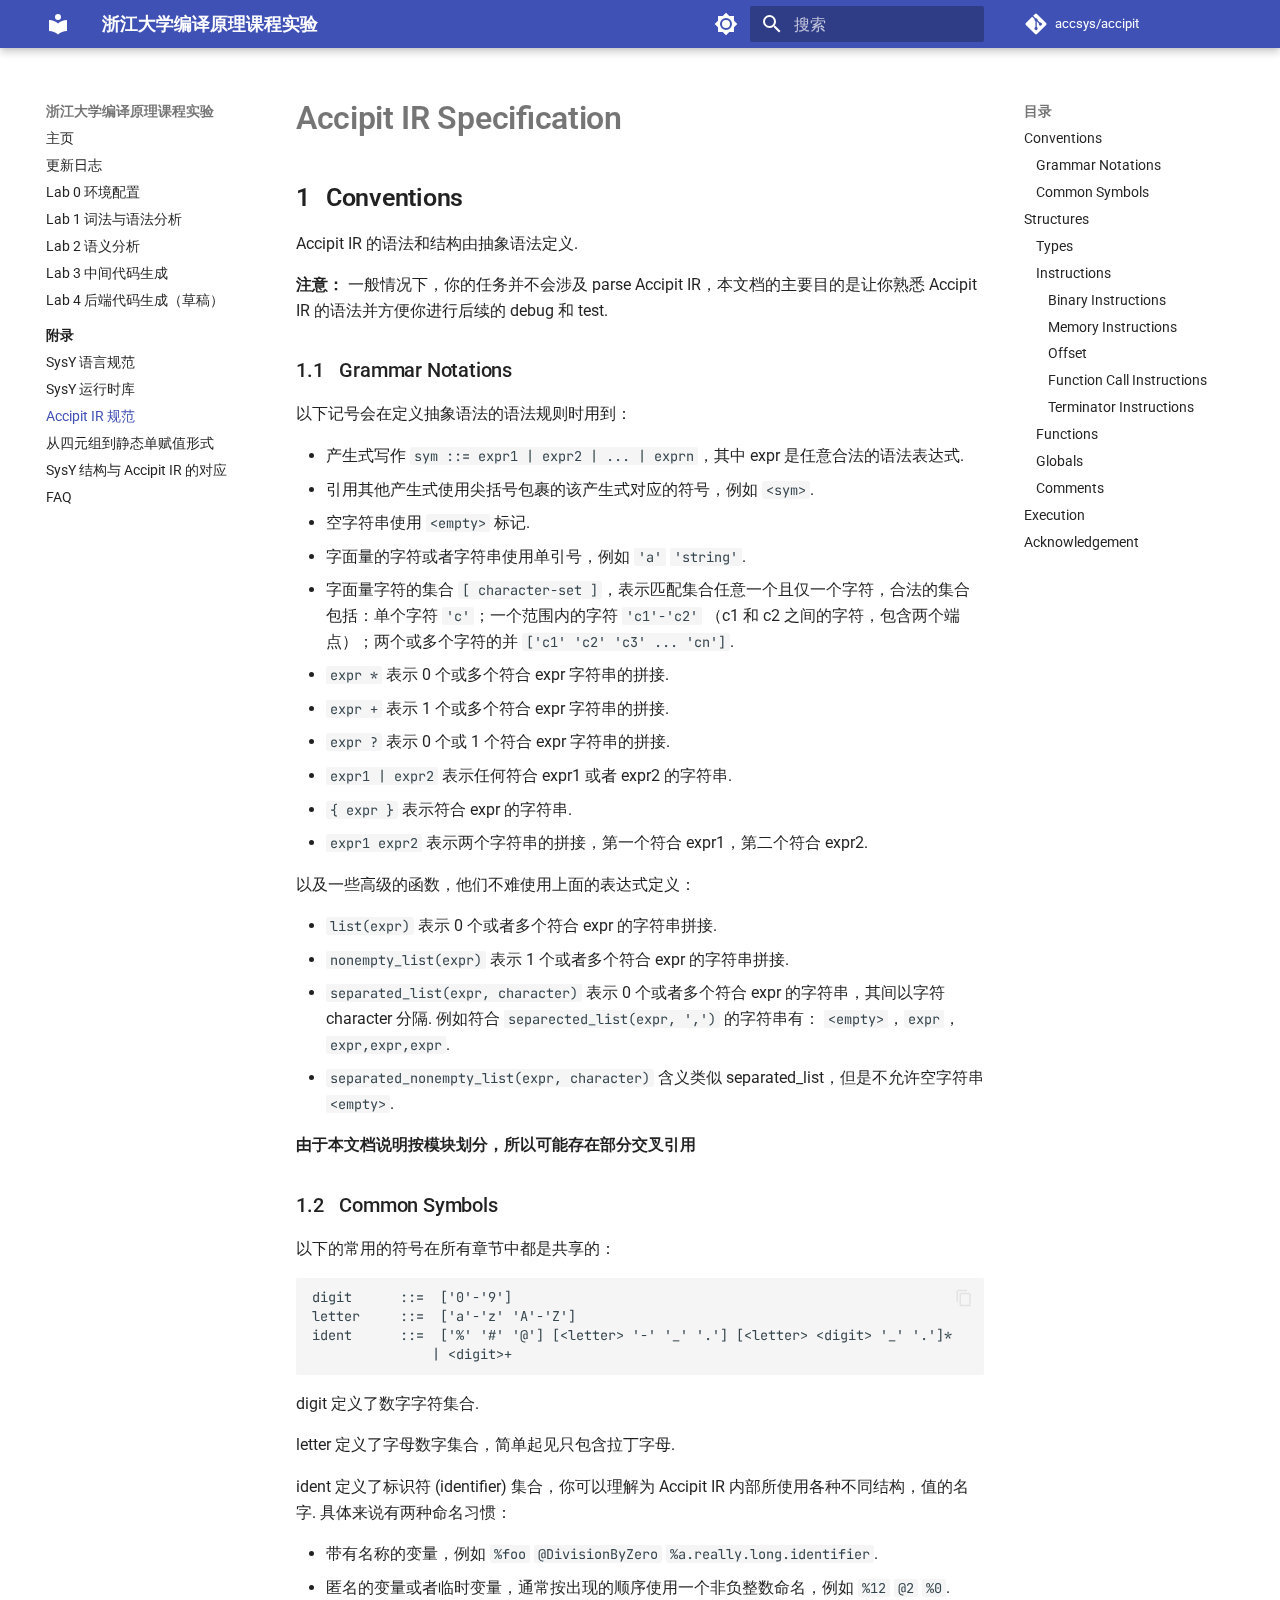
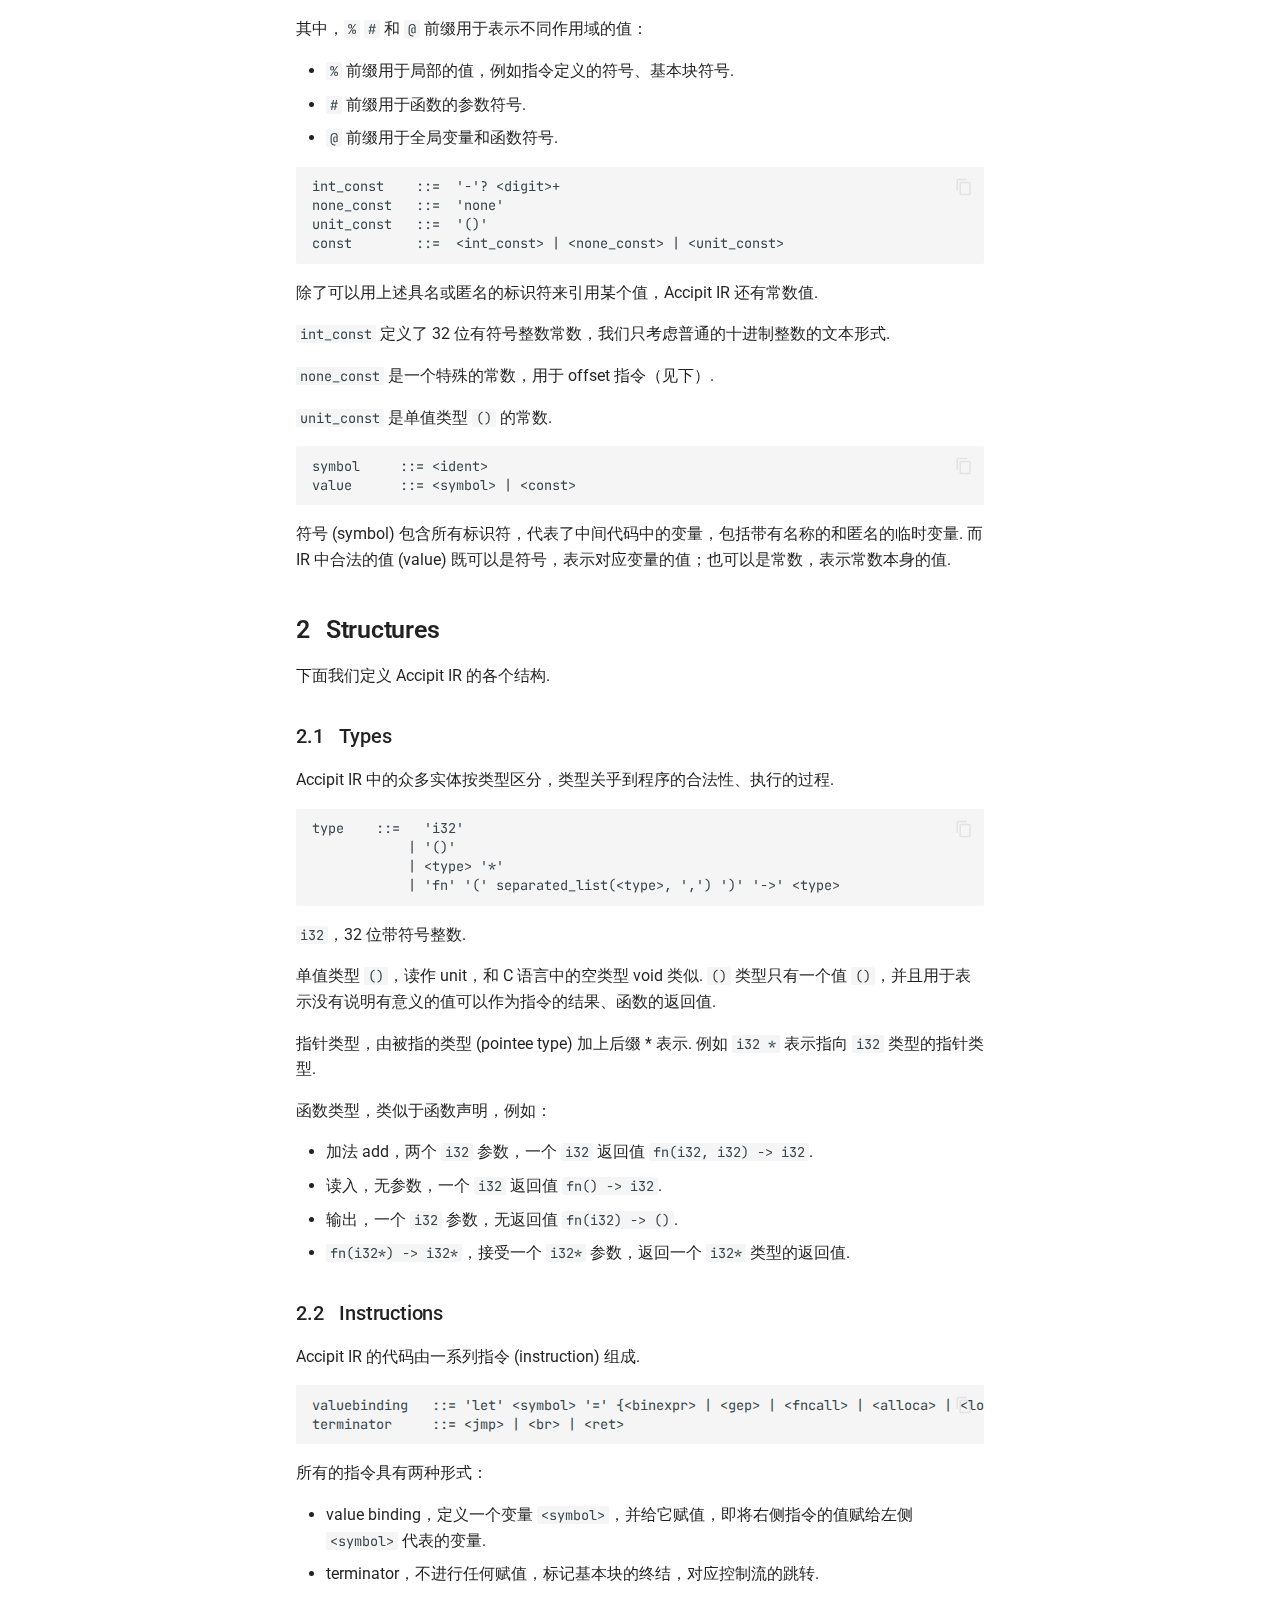
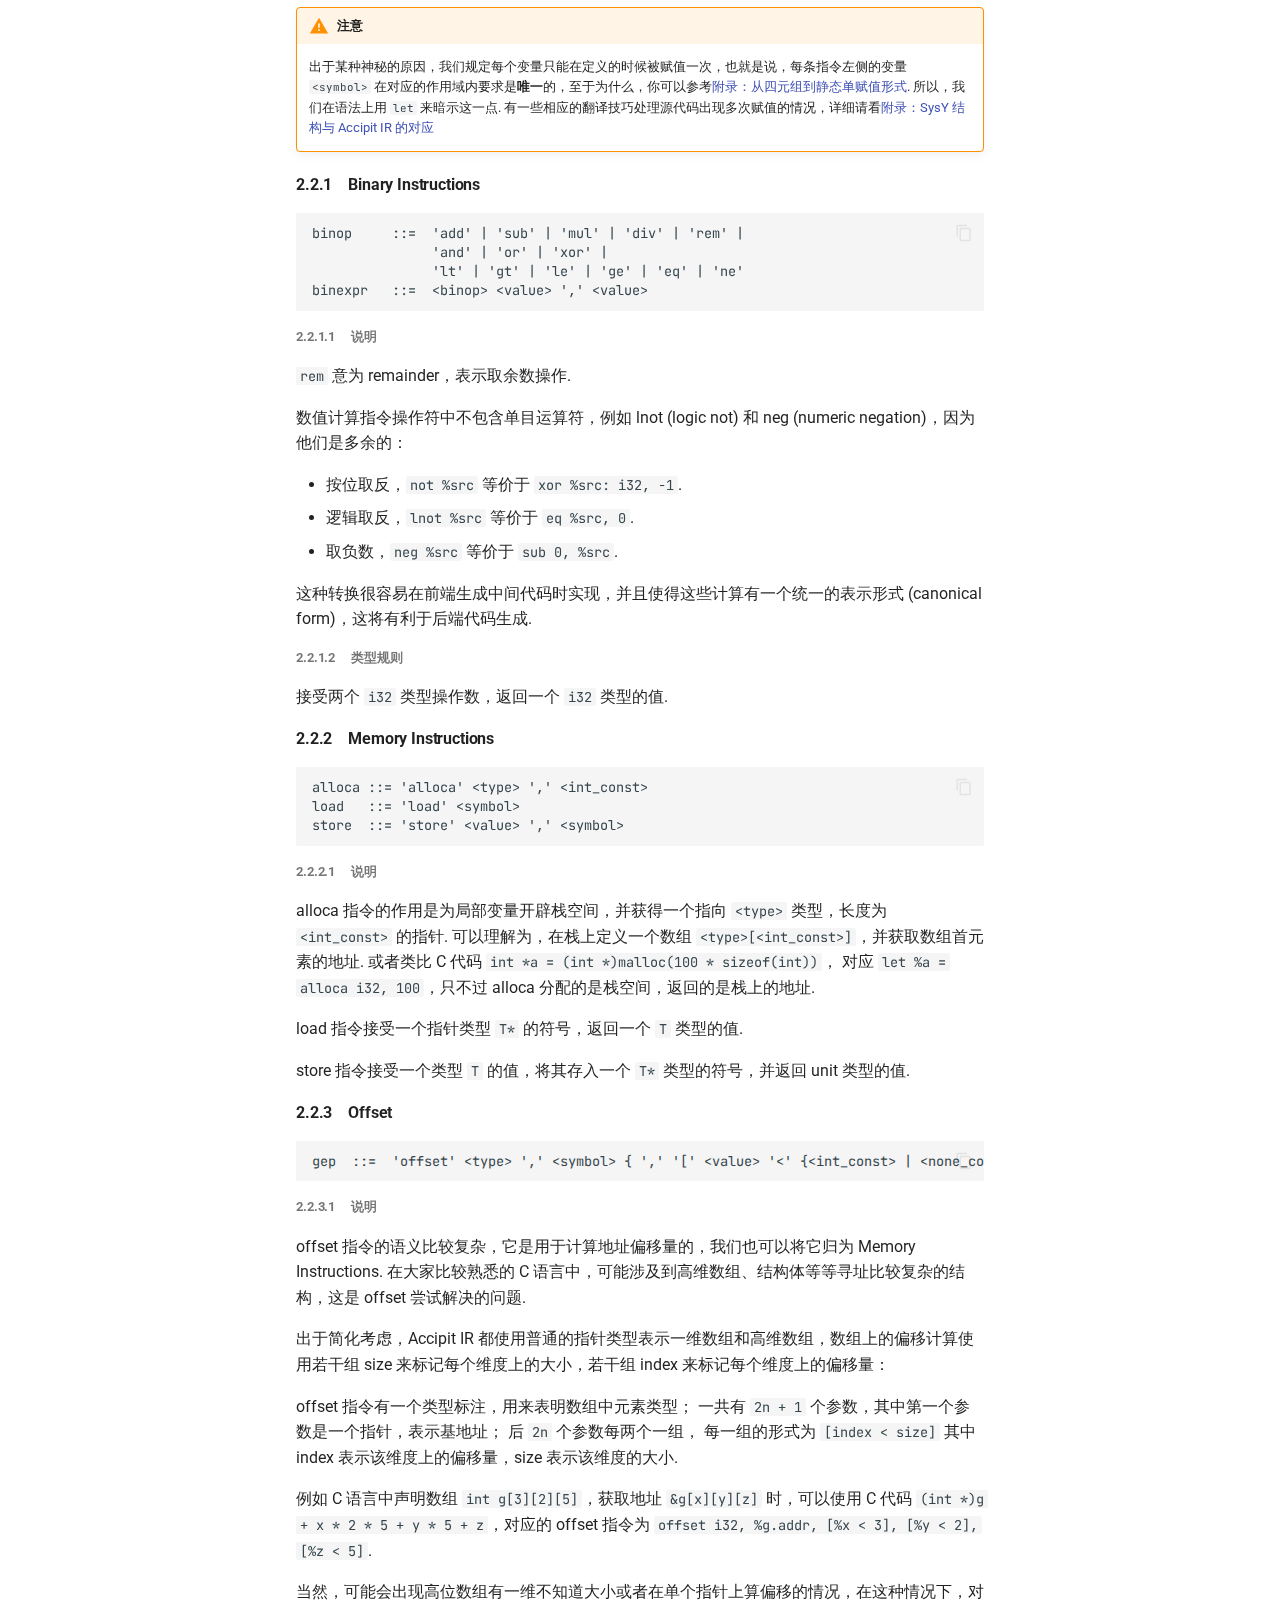
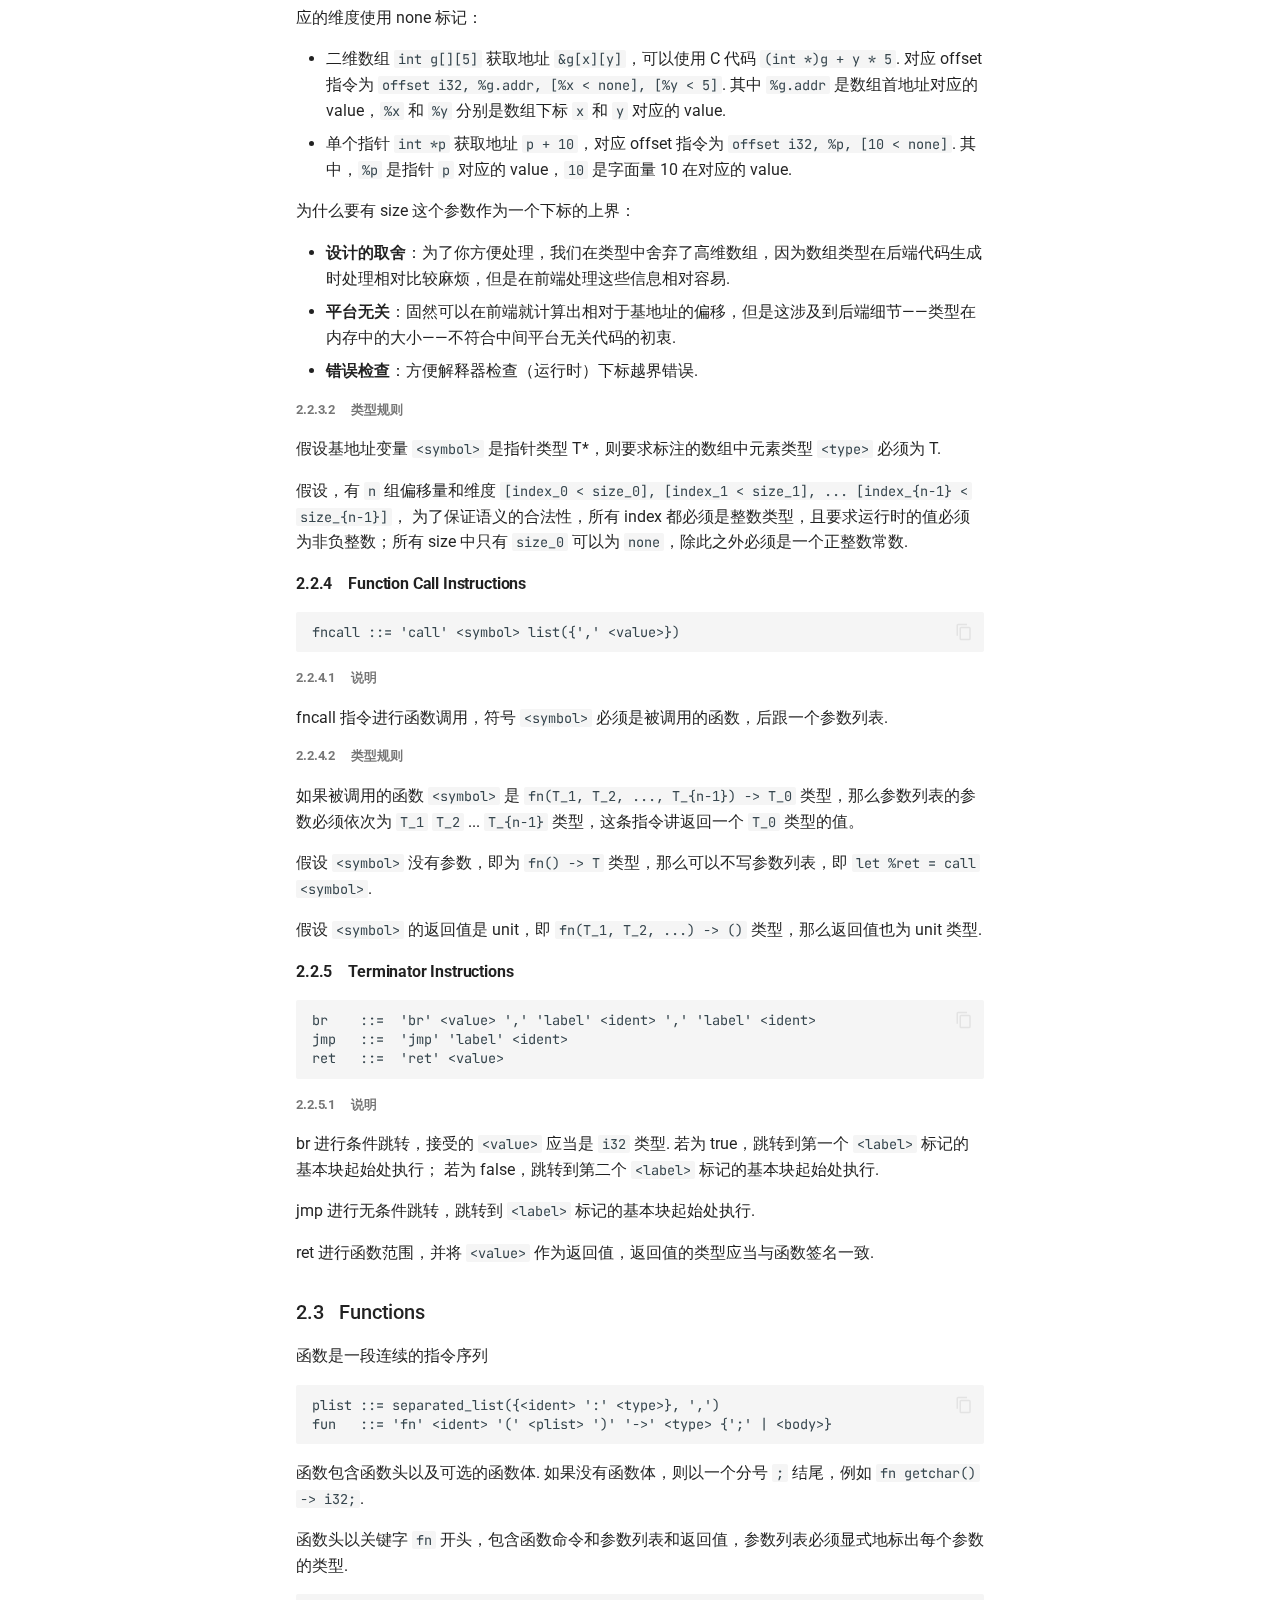
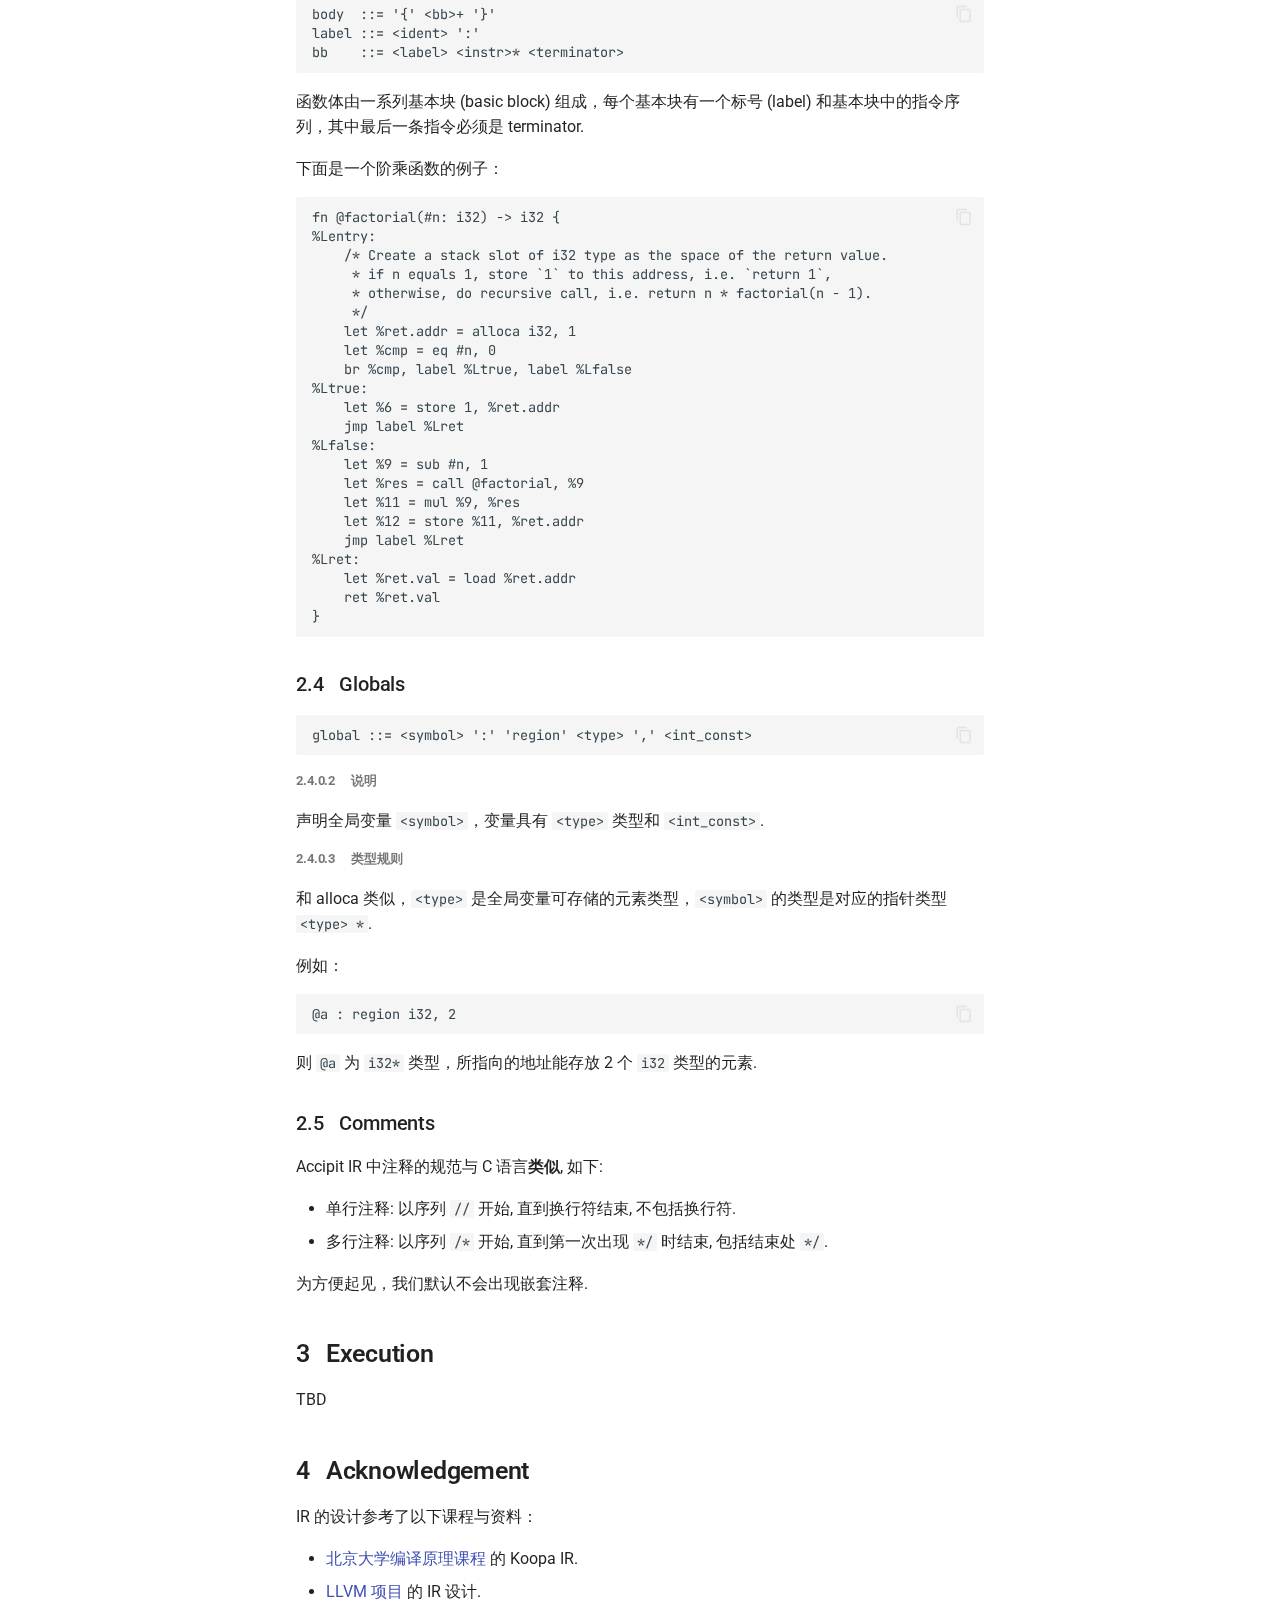
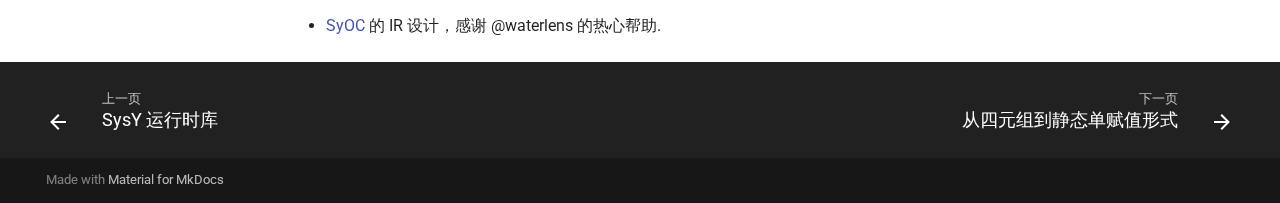
<file: appendix/accipit-spec/index.html>
<!doctype html>
<html lang="zh" class="no-js">
  <head>
    
      <meta charset="utf-8">
      <meta name="viewport" content="width=device-width,initial-scale=1">
      
      
      
        <link rel="canonical" href="https://accsys.pages.zjusct.io/accipit/appendix/accipit-spec/">
      
      
        <link rel="prev" href="../sysy-runtime/">
      
      
        <link rel="next" href="../quads2ssa/">
      
      
      <link rel="icon" href="../../images/accsys.png">
      <meta name="generator" content="mkdocs-1.6.0, mkdocs-material-9.5.26">
    
    
      
        <title>Accipit IR 规范 - 浙江大学编译原理课程实验</title>
      
    
    
      <link rel="stylesheet" href="../../assets/stylesheets/main.6543a935.min.css">
      
        
        <link rel="stylesheet" href="../../assets/stylesheets/palette.06af60db.min.css">
      
      


    
    
      
    
    
      
        
        
        <link rel="preconnect" href="https://fonts.gstatic.com" crossorigin>
        <link rel="stylesheet" href="https://fonts.googleapis.com/css?family=Roboto:300,300i,400,400i,700,700i%7CJetBrains+Mono:400,400i,700,700i&display=fallback">
        <style>:root{--md-text-font:"Roboto";--md-code-font:"JetBrains Mono"}</style>
      
    
    
      <link rel="stylesheet" href="https://cdn.tonycrane.cc/utils/katex.min.css">
    
      <link rel="stylesheet" href="https://fonts.googleapis.com/css?family=Roboto:500,500i,600,600i&display=fallback">
    
      <link rel="stylesheet" href="../../css/custom.css">
    
    <script>__md_scope=new URL("../..",location),__md_hash=e=>[...e].reduce((e,_)=>(e<<5)-e+_.charCodeAt(0),0),__md_get=(e,_=localStorage,t=__md_scope)=>JSON.parse(_.getItem(t.pathname+"."+e)),__md_set=(e,_,t=localStorage,a=__md_scope)=>{try{t.setItem(a.pathname+"."+e,JSON.stringify(_))}catch(e){}}</script>
    
      

    
    
    
  </head>
  
  
    
    
      
    
    
    
    
    <body dir="ltr" data-md-color-scheme="default" data-md-color-primary="indigo" data-md-color-accent="indigo">
  
    
    <input class="md-toggle" data-md-toggle="drawer" type="checkbox" id="__drawer" autocomplete="off">
    <input class="md-toggle" data-md-toggle="search" type="checkbox" id="__search" autocomplete="off">
    <label class="md-overlay" for="__drawer"></label>
    <div data-md-component="skip">
      
        
        <a href="#accipit-ir-specification" class="md-skip">
          跳转至
        </a>
      
    </div>
    <div data-md-component="announce">
      
    </div>
    
    
      

  

<header class="md-header md-header--shadow" data-md-component="header">
  <nav class="md-header__inner md-grid" aria-label="页眉">
    <a href="../.." title="浙江大学编译原理课程实验" class="md-header__button md-logo" aria-label="浙江大学编译原理课程实验" data-md-component="logo">
      
  
  <svg xmlns="http://www.w3.org/2000/svg" viewBox="0 0 24 24"><path d="M12 8a3 3 0 0 0 3-3 3 3 0 0 0-3-3 3 3 0 0 0-3 3 3 3 0 0 0 3 3m0 3.54C9.64 9.35 6.5 8 3 8v11c3.5 0 6.64 1.35 9 3.54 2.36-2.19 5.5-3.54 9-3.54V8c-3.5 0-6.64 1.35-9 3.54Z"/></svg>

    </a>
    <label class="md-header__button md-icon" for="__drawer">
      
      <svg xmlns="http://www.w3.org/2000/svg" viewBox="0 0 24 24"><path d="M3 6h18v2H3V6m0 5h18v2H3v-2m0 5h18v2H3v-2Z"/></svg>
    </label>
    <div class="md-header__title" data-md-component="header-title">
      <div class="md-header__ellipsis">
        <div class="md-header__topic">
          <span class="md-ellipsis">
            浙江大学编译原理课程实验
          </span>
        </div>
        <div class="md-header__topic" data-md-component="header-topic">
          <span class="md-ellipsis">
            
              Accipit IR 规范
            
          </span>
        </div>
      </div>
    </div>
    
      
        <form class="md-header__option" data-md-component="palette">
  
    
    
    
    <input class="md-option" data-md-color-media="(prefers-color-scheme: light)" data-md-color-scheme="default" data-md-color-primary="indigo" data-md-color-accent="indigo"  aria-label="Switch to dark mode"  type="radio" name="__palette" id="__palette_0">
    
      <label class="md-header__button md-icon" title="Switch to dark mode" for="__palette_1" hidden>
        <svg xmlns="http://www.w3.org/2000/svg" viewBox="0 0 24 24"><path d="M12 8a4 4 0 0 0-4 4 4 4 0 0 0 4 4 4 4 0 0 0 4-4 4 4 0 0 0-4-4m0 10a6 6 0 0 1-6-6 6 6 0 0 1 6-6 6 6 0 0 1 6 6 6 6 0 0 1-6 6m8-9.31V4h-4.69L12 .69 8.69 4H4v4.69L.69 12 4 15.31V20h4.69L12 23.31 15.31 20H20v-4.69L23.31 12 20 8.69Z"/></svg>
      </label>
    
  
    
    
    
    <input class="md-option" data-md-color-media="(prefers-color-scheme: dark)" data-md-color-scheme="slate" data-md-color-primary="indigo" data-md-color-accent="indigo"  aria-label="Switch to light mode"  type="radio" name="__palette" id="__palette_1">
    
      <label class="md-header__button md-icon" title="Switch to light mode" for="__palette_0" hidden>
        <svg xmlns="http://www.w3.org/2000/svg" viewBox="0 0 24 24"><path d="M12 18c-.89 0-1.74-.2-2.5-.55C11.56 16.5 13 14.42 13 12c0-2.42-1.44-4.5-3.5-5.45C10.26 6.2 11.11 6 12 6a6 6 0 0 1 6 6 6 6 0 0 1-6 6m8-9.31V4h-4.69L12 .69 8.69 4H4v4.69L.69 12 4 15.31V20h4.69L12 23.31 15.31 20H20v-4.69L23.31 12 20 8.69Z"/></svg>
      </label>
    
  
</form>
      
    
    
      <script>var media,input,key,value,palette=__md_get("__palette");if(palette&&palette.color){"(prefers-color-scheme)"===palette.color.media&&(media=matchMedia("(prefers-color-scheme: light)"),input=document.querySelector(media.matches?"[data-md-color-media='(prefers-color-scheme: light)']":"[data-md-color-media='(prefers-color-scheme: dark)']"),palette.color.media=input.getAttribute("data-md-color-media"),palette.color.scheme=input.getAttribute("data-md-color-scheme"),palette.color.primary=input.getAttribute("data-md-color-primary"),palette.color.accent=input.getAttribute("data-md-color-accent"));for([key,value]of Object.entries(palette.color))document.body.setAttribute("data-md-color-"+key,value)}</script>
    
    
    
      <label class="md-header__button md-icon" for="__search">
        
        <svg xmlns="http://www.w3.org/2000/svg" viewBox="0 0 24 24"><path d="M9.5 3A6.5 6.5 0 0 1 16 9.5c0 1.61-.59 3.09-1.56 4.23l.27.27h.79l5 5-1.5 1.5-5-5v-.79l-.27-.27A6.516 6.516 0 0 1 9.5 16 6.5 6.5 0 0 1 3 9.5 6.5 6.5 0 0 1 9.5 3m0 2C7 5 5 7 5 9.5S7 14 9.5 14 14 12 14 9.5 12 5 9.5 5Z"/></svg>
      </label>
      <div class="md-search" data-md-component="search" role="dialog">
  <label class="md-search__overlay" for="__search"></label>
  <div class="md-search__inner" role="search">
    <form class="md-search__form" name="search">
      <input type="text" class="md-search__input" name="query" aria-label="搜索" placeholder="搜索" autocapitalize="off" autocorrect="off" autocomplete="off" spellcheck="false" data-md-component="search-query" required>
      <label class="md-search__icon md-icon" for="__search">
        
        <svg xmlns="http://www.w3.org/2000/svg" viewBox="0 0 24 24"><path d="M9.5 3A6.5 6.5 0 0 1 16 9.5c0 1.61-.59 3.09-1.56 4.23l.27.27h.79l5 5-1.5 1.5-5-5v-.79l-.27-.27A6.516 6.516 0 0 1 9.5 16 6.5 6.5 0 0 1 3 9.5 6.5 6.5 0 0 1 9.5 3m0 2C7 5 5 7 5 9.5S7 14 9.5 14 14 12 14 9.5 12 5 9.5 5Z"/></svg>
        
        <svg xmlns="http://www.w3.org/2000/svg" viewBox="0 0 24 24"><path d="M20 11v2H8l5.5 5.5-1.42 1.42L4.16 12l7.92-7.92L13.5 5.5 8 11h12Z"/></svg>
      </label>
      <nav class="md-search__options" aria-label="查找">
        
        <button type="reset" class="md-search__icon md-icon" title="清空当前内容" aria-label="清空当前内容" tabindex="-1">
          
          <svg xmlns="http://www.w3.org/2000/svg" viewBox="0 0 24 24"><path d="M19 6.41 17.59 5 12 10.59 6.41 5 5 6.41 10.59 12 5 17.59 6.41 19 12 13.41 17.59 19 19 17.59 13.41 12 19 6.41Z"/></svg>
        </button>
      </nav>
      
    </form>
    <div class="md-search__output">
      <div class="md-search__scrollwrap" tabindex="0" data-md-scrollfix>
        <div class="md-search-result" data-md-component="search-result">
          <div class="md-search-result__meta">
            正在初始化搜索引擎
          </div>
          <ol class="md-search-result__list" role="presentation"></ol>
        </div>
      </div>
    </div>
  </div>
</div>
    
    
      <div class="md-header__source">
        <a href="https://git.zju.edu.cn/accsys/accipit" title="前往仓库" class="md-source" data-md-component="source">
  <div class="md-source__icon md-icon">
    
    <svg xmlns="http://www.w3.org/2000/svg" viewBox="0 0 448 512"><!--! Font Awesome Free 6.5.2 by @fontawesome - https://fontawesome.com License - https://fontawesome.com/license/free (Icons: CC BY 4.0, Fonts: SIL OFL 1.1, Code: MIT License) Copyright 2024 Fonticons, Inc.--><path d="M439.55 236.05 244 40.45a28.87 28.87 0 0 0-40.81 0l-40.66 40.63 51.52 51.52c27.06-9.14 52.68 16.77 43.39 43.68l49.66 49.66c34.23-11.8 61.18 31 35.47 56.69-26.49 26.49-70.21-2.87-56-37.34L240.22 199v121.85c25.3 12.54 22.26 41.85 9.08 55a34.34 34.34 0 0 1-48.55 0c-17.57-17.6-11.07-46.91 11.25-56v-123c-20.8-8.51-24.6-30.74-18.64-45L142.57 101 8.45 235.14a28.86 28.86 0 0 0 0 40.81l195.61 195.6a28.86 28.86 0 0 0 40.8 0l194.69-194.69a28.86 28.86 0 0 0 0-40.81z"/></svg>
  </div>
  <div class="md-source__repository">
    accsys/accipit
  </div>
</a>
      </div>
    
  </nav>
  
</header>
    
    <div class="md-container" data-md-component="container">
      
      
        
          
        
      
      <main class="md-main" data-md-component="main">
        <div class="md-main__inner md-grid">
          
            
              
              <div class="md-sidebar md-sidebar--primary" data-md-component="sidebar" data-md-type="navigation" >
                <div class="md-sidebar__scrollwrap">
                  <div class="md-sidebar__inner">
                    



<nav class="md-nav md-nav--primary" aria-label="导航栏" data-md-level="0">
  <label class="md-nav__title" for="__drawer">
    <a href="../.." title="浙江大学编译原理课程实验" class="md-nav__button md-logo" aria-label="浙江大学编译原理课程实验" data-md-component="logo">
      
  
  <svg xmlns="http://www.w3.org/2000/svg" viewBox="0 0 24 24"><path d="M12 8a3 3 0 0 0 3-3 3 3 0 0 0-3-3 3 3 0 0 0-3 3 3 3 0 0 0 3 3m0 3.54C9.64 9.35 6.5 8 3 8v11c3.5 0 6.64 1.35 9 3.54 2.36-2.19 5.5-3.54 9-3.54V8c-3.5 0-6.64 1.35-9 3.54Z"/></svg>

    </a>
    浙江大学编译原理课程实验
  </label>
  
    <div class="md-nav__source">
      <a href="https://git.zju.edu.cn/accsys/accipit" title="前往仓库" class="md-source" data-md-component="source">
  <div class="md-source__icon md-icon">
    
    <svg xmlns="http://www.w3.org/2000/svg" viewBox="0 0 448 512"><!--! Font Awesome Free 6.5.2 by @fontawesome - https://fontawesome.com License - https://fontawesome.com/license/free (Icons: CC BY 4.0, Fonts: SIL OFL 1.1, Code: MIT License) Copyright 2024 Fonticons, Inc.--><path d="M439.55 236.05 244 40.45a28.87 28.87 0 0 0-40.81 0l-40.66 40.63 51.52 51.52c27.06-9.14 52.68 16.77 43.39 43.68l49.66 49.66c34.23-11.8 61.18 31 35.47 56.69-26.49 26.49-70.21-2.87-56-37.34L240.22 199v121.85c25.3 12.54 22.26 41.85 9.08 55a34.34 34.34 0 0 1-48.55 0c-17.57-17.6-11.07-46.91 11.25-56v-123c-20.8-8.51-24.6-30.74-18.64-45L142.57 101 8.45 235.14a28.86 28.86 0 0 0 0 40.81l195.61 195.6a28.86 28.86 0 0 0 40.8 0l194.69-194.69a28.86 28.86 0 0 0 0-40.81z"/></svg>
  </div>
  <div class="md-source__repository">
    accsys/accipit
  </div>
</a>
    </div>
  
  <ul class="md-nav__list" data-md-scrollfix>
    
      
      
  
  
  
  
    <li class="md-nav__item">
      <a href="../.." class="md-nav__link">
        
  
  <span class="md-ellipsis">
    主页
  </span>
  

      </a>
    </li>
  

    
      
      
  
  
  
  
    <li class="md-nav__item">
      <a href="../../changelog/" class="md-nav__link">
        
  
  <span class="md-ellipsis">
    更新日志
  </span>
  

      </a>
    </li>
  

    
      
      
  
  
  
  
    <li class="md-nav__item">
      <a href="../../environment/" class="md-nav__link">
        
  
  <span class="md-ellipsis">
    Lab 0 环境配置
  </span>
  

      </a>
    </li>
  

    
      
      
  
  
  
  
    <li class="md-nav__item">
      <a href="../../syntax/" class="md-nav__link">
        
  
  <span class="md-ellipsis">
    Lab 1 词法与语法分析
  </span>
  

      </a>
    </li>
  

    
      
      
  
  
  
  
    <li class="md-nav__item">
      <a href="../../semantics/" class="md-nav__link">
        
  
  <span class="md-ellipsis">
    Lab 2 语义分析
  </span>
  

      </a>
    </li>
  

    
      
      
  
  
  
  
    <li class="md-nav__item">
      <a href="../../middle-ir-gen/" class="md-nav__link">
        
  
  <span class="md-ellipsis">
    Lab 3 中间代码生成
  </span>
  

      </a>
    </li>
  

    
      
      
  
  
  
  
    <li class="md-nav__item">
      <a href="../../backend/" class="md-nav__link">
        
  
  <span class="md-ellipsis">
    Lab 4 后端代码生成（草稿）
  </span>
  

      </a>
    </li>
  

    
      
      
  
  
    
  
  
  
    
    
      
        
          
        
      
        
      
        
      
        
      
        
      
        
      
        
      
    
    
      
        
        
      
    
    
    <li class="md-nav__item md-nav__item--active md-nav__item--section md-nav__item--nested">
      
        
        
        <input class="md-nav__toggle md-toggle " type="checkbox" id="__nav_8" checked>
        
          
          
          <div class="md-nav__link md-nav__container">
            <a href="../" class="md-nav__link ">
              
  
  <span class="md-ellipsis">
    附录
  </span>
  

            </a>
            
              
              <label class="md-nav__link " for="__nav_8" id="__nav_8_label" tabindex="">
                <span class="md-nav__icon md-icon"></span>
              </label>
            
          </div>
        
        <nav class="md-nav" data-md-level="1" aria-labelledby="__nav_8_label" aria-expanded="true">
          <label class="md-nav__title" for="__nav_8">
            <span class="md-nav__icon md-icon"></span>
            附录
          </label>
          <ul class="md-nav__list" data-md-scrollfix>
            
              
            
              
                
  
  
  
  
    <li class="md-nav__item">
      <a href="../sysy-spec/" class="md-nav__link">
        
  
  <span class="md-ellipsis">
    SysY 语言规范
  </span>
  

      </a>
    </li>
  

              
            
              
                
  
  
  
  
    <li class="md-nav__item">
      <a href="../sysy-runtime/" class="md-nav__link">
        
  
  <span class="md-ellipsis">
    SysY 运行时库
  </span>
  

      </a>
    </li>
  

              
            
              
                
  
  
    
  
  
  
    <li class="md-nav__item md-nav__item--active">
      
      <input class="md-nav__toggle md-toggle" type="checkbox" id="__toc">
      
      
        
      
      
        <label class="md-nav__link md-nav__link--active" for="__toc">
          
  
  <span class="md-ellipsis">
    Accipit IR 规范
  </span>
  

          <span class="md-nav__icon md-icon"></span>
        </label>
      
      <a href="./" class="md-nav__link md-nav__link--active">
        
  
  <span class="md-ellipsis">
    Accipit IR 规范
  </span>
  

      </a>
      
        

<nav class="md-nav md-nav--secondary" aria-label="目录">
  
  
  
    
  
  
    <label class="md-nav__title" for="__toc">
      <span class="md-nav__icon md-icon"></span>
      目录
    </label>
    <ul class="md-nav__list" data-md-component="toc" data-md-scrollfix>
      
        <li class="md-nav__item">
  <a href="#conventions" class="md-nav__link">
    <span class="md-ellipsis">
      Conventions
    </span>
  </a>
  
    <nav class="md-nav" aria-label="Conventions">
      <ul class="md-nav__list">
        
          <li class="md-nav__item">
  <a href="#grammar-notations" class="md-nav__link">
    <span class="md-ellipsis">
      Grammar Notations
    </span>
  </a>
  
</li>
        
          <li class="md-nav__item">
  <a href="#common-symbols" class="md-nav__link">
    <span class="md-ellipsis">
      Common Symbols
    </span>
  </a>
  
</li>
        
      </ul>
    </nav>
  
</li>
      
        <li class="md-nav__item">
  <a href="#structures" class="md-nav__link">
    <span class="md-ellipsis">
      Structures
    </span>
  </a>
  
    <nav class="md-nav" aria-label="Structures">
      <ul class="md-nav__list">
        
          <li class="md-nav__item">
  <a href="#types" class="md-nav__link">
    <span class="md-ellipsis">
      Types
    </span>
  </a>
  
</li>
        
          <li class="md-nav__item">
  <a href="#instructions" class="md-nav__link">
    <span class="md-ellipsis">
      Instructions
    </span>
  </a>
  
    <nav class="md-nav" aria-label="Instructions">
      <ul class="md-nav__list">
        
          <li class="md-nav__item">
  <a href="#binary-instructions" class="md-nav__link">
    <span class="md-ellipsis">
      Binary Instructions
    </span>
  </a>
  
</li>
        
          <li class="md-nav__item">
  <a href="#memory-instructions" class="md-nav__link">
    <span class="md-ellipsis">
      Memory Instructions
    </span>
  </a>
  
</li>
        
          <li class="md-nav__item">
  <a href="#offset" class="md-nav__link">
    <span class="md-ellipsis">
      Offset
    </span>
  </a>
  
</li>
        
          <li class="md-nav__item">
  <a href="#function-call-instructions" class="md-nav__link">
    <span class="md-ellipsis">
      Function Call Instructions
    </span>
  </a>
  
</li>
        
          <li class="md-nav__item">
  <a href="#terminator-instructions" class="md-nav__link">
    <span class="md-ellipsis">
      Terminator Instructions
    </span>
  </a>
  
</li>
        
      </ul>
    </nav>
  
</li>
        
          <li class="md-nav__item">
  <a href="#functions" class="md-nav__link">
    <span class="md-ellipsis">
      Functions
    </span>
  </a>
  
</li>
        
          <li class="md-nav__item">
  <a href="#globals" class="md-nav__link">
    <span class="md-ellipsis">
      Globals
    </span>
  </a>
  
</li>
        
          <li class="md-nav__item">
  <a href="#comments" class="md-nav__link">
    <span class="md-ellipsis">
      Comments
    </span>
  </a>
  
</li>
        
      </ul>
    </nav>
  
</li>
      
        <li class="md-nav__item">
  <a href="#execution" class="md-nav__link">
    <span class="md-ellipsis">
      Execution
    </span>
  </a>
  
</li>
      
        <li class="md-nav__item">
  <a href="#acknowledgement" class="md-nav__link">
    <span class="md-ellipsis">
      Acknowledgement
    </span>
  </a>
  
</li>
      
    </ul>
  
</nav>
      
    </li>
  

              
            
              
                
  
  
  
  
    <li class="md-nav__item">
      <a href="../quads2ssa/" class="md-nav__link">
        
  
  <span class="md-ellipsis">
    从四元组到静态单赋值形式
  </span>
  

      </a>
    </li>
  

              
            
              
                
  
  
  
  
    <li class="md-nav__item">
      <a href="../sysy-accipit-mapping/" class="md-nav__link">
        
  
  <span class="md-ellipsis">
    SysY 结构与 Accipit IR 的对应
  </span>
  

      </a>
    </li>
  

              
            
              
                
  
  
  
  
    <li class="md-nav__item">
      <a href="../faq/" class="md-nav__link">
        
  
  <span class="md-ellipsis">
    FAQ
  </span>
  

      </a>
    </li>
  

              
            
          </ul>
        </nav>
      
    </li>
  

    
  </ul>
</nav>
                  </div>
                </div>
              </div>
            
            
              
              <div class="md-sidebar md-sidebar--secondary" data-md-component="sidebar" data-md-type="toc" >
                <div class="md-sidebar__scrollwrap">
                  <div class="md-sidebar__inner">
                    

<nav class="md-nav md-nav--secondary" aria-label="目录">
  
  
  
    
  
  
    <label class="md-nav__title" for="__toc">
      <span class="md-nav__icon md-icon"></span>
      目录
    </label>
    <ul class="md-nav__list" data-md-component="toc" data-md-scrollfix>
      
        <li class="md-nav__item">
  <a href="#conventions" class="md-nav__link">
    <span class="md-ellipsis">
      Conventions
    </span>
  </a>
  
    <nav class="md-nav" aria-label="Conventions">
      <ul class="md-nav__list">
        
          <li class="md-nav__item">
  <a href="#grammar-notations" class="md-nav__link">
    <span class="md-ellipsis">
      Grammar Notations
    </span>
  </a>
  
</li>
        
          <li class="md-nav__item">
  <a href="#common-symbols" class="md-nav__link">
    <span class="md-ellipsis">
      Common Symbols
    </span>
  </a>
  
</li>
        
      </ul>
    </nav>
  
</li>
      
        <li class="md-nav__item">
  <a href="#structures" class="md-nav__link">
    <span class="md-ellipsis">
      Structures
    </span>
  </a>
  
    <nav class="md-nav" aria-label="Structures">
      <ul class="md-nav__list">
        
          <li class="md-nav__item">
  <a href="#types" class="md-nav__link">
    <span class="md-ellipsis">
      Types
    </span>
  </a>
  
</li>
        
          <li class="md-nav__item">
  <a href="#instructions" class="md-nav__link">
    <span class="md-ellipsis">
      Instructions
    </span>
  </a>
  
    <nav class="md-nav" aria-label="Instructions">
      <ul class="md-nav__list">
        
          <li class="md-nav__item">
  <a href="#binary-instructions" class="md-nav__link">
    <span class="md-ellipsis">
      Binary Instructions
    </span>
  </a>
  
</li>
        
          <li class="md-nav__item">
  <a href="#memory-instructions" class="md-nav__link">
    <span class="md-ellipsis">
      Memory Instructions
    </span>
  </a>
  
</li>
        
          <li class="md-nav__item">
  <a href="#offset" class="md-nav__link">
    <span class="md-ellipsis">
      Offset
    </span>
  </a>
  
</li>
        
          <li class="md-nav__item">
  <a href="#function-call-instructions" class="md-nav__link">
    <span class="md-ellipsis">
      Function Call Instructions
    </span>
  </a>
  
</li>
        
          <li class="md-nav__item">
  <a href="#terminator-instructions" class="md-nav__link">
    <span class="md-ellipsis">
      Terminator Instructions
    </span>
  </a>
  
</li>
        
      </ul>
    </nav>
  
</li>
        
          <li class="md-nav__item">
  <a href="#functions" class="md-nav__link">
    <span class="md-ellipsis">
      Functions
    </span>
  </a>
  
</li>
        
          <li class="md-nav__item">
  <a href="#globals" class="md-nav__link">
    <span class="md-ellipsis">
      Globals
    </span>
  </a>
  
</li>
        
          <li class="md-nav__item">
  <a href="#comments" class="md-nav__link">
    <span class="md-ellipsis">
      Comments
    </span>
  </a>
  
</li>
        
      </ul>
    </nav>
  
</li>
      
        <li class="md-nav__item">
  <a href="#execution" class="md-nav__link">
    <span class="md-ellipsis">
      Execution
    </span>
  </a>
  
</li>
      
        <li class="md-nav__item">
  <a href="#acknowledgement" class="md-nav__link">
    <span class="md-ellipsis">
      Acknowledgement
    </span>
  </a>
  
</li>
      
    </ul>
  
</nav>
                  </div>
                </div>
              </div>
            
          
          
            <div class="md-content" data-md-component="content">
              <article class="md-content__inner md-typeset">
                
                  


<h1 id="accipit-ir-specification">Accipit IR Specification<a class="headerlink" href="#accipit-ir-specification" title="Permanent link">&para;</a></h1>
<h2 id="conventions">Conventions<a class="headerlink" href="#conventions" title="Permanent link">&para;</a></h2>
<p>Accipit IR 的语法和结构由抽象语法定义.</p>
<p><strong>注意：</strong> 一般情况下，你的任务并不会涉及 parse Accipit IR，本文档的主要目的是让你熟悉 Accipit IR 的语法并方便你进行后续的 debug 和 test.</p>
<h3 id="grammar-notations">Grammar Notations<a class="headerlink" href="#grammar-notations" title="Permanent link">&para;</a></h3>
<p>以下记号会在定义抽象语法的语法规则时用到：</p>
<ul>
<li>产生式写作 <code>sym ::= expr1 | expr2 | ... | exprn</code>，其中 expr 是任意合法的语法表达式.</li>
<li>引用其他产生式使用尖括号包裹的该产生式对应的符号，例如 <code>&lt;sym&gt;</code>.</li>
<li>空字符串使用 <code>&lt;empty&gt;</code> 标记.</li>
<li>字面量的字符或者字符串使用单引号，例如 <code>'a'</code> <code>'string'</code>.</li>
<li>字面量字符的集合 <code>[ character-set ]</code>，表示匹配集合任意一个且仅一个字符，合法的集合包括：单个字符 <code>'c'</code>；一个范围内的字符 <code>'c1'-'c2'</code> （c1 和 c2 之间的字符，包含两个端点）；两个或多个字符的并 <code>['c1' 'c2' 'c3' ... 'cn']</code>.</li>
<li><code>expr *</code> 表示 0 个或多个符合 expr 字符串的拼接.</li>
<li><code>expr +</code> 表示 1 个或多个符合 expr 字符串的拼接.</li>
<li><code>expr ?</code> 表示 0 个或 1 个符合 expr 字符串的拼接.</li>
<li><code>expr1 | expr2</code> 表示任何符合 expr1 或者 expr2 的字符串.</li>
<li><code>{ expr }</code> 表示符合 expr 的字符串.</li>
<li><code>expr1 expr2</code> 表示两个字符串的拼接，第一个符合 expr1，第二个符合 expr2.</li>
</ul>
<p>以及一些高级的函数，他们不难使用上面的表达式定义：</p>
<ul>
<li><code>list(expr)</code> 表示 0 个或者多个符合 expr 的字符串拼接.</li>
<li><code>nonempty_list(expr)</code> 表示 1 个或者多个符合 expr 的字符串拼接.</li>
<li><code>separated_list(expr, character)</code> 表示 0 个或者多个符合 expr 的字符串，其间以字符 character 分隔. 例如符合 <code>separected_list(expr, ',')</code> 的字符串有： <code>&lt;empty&gt;</code>，<code>expr</code>，<code>expr,expr,expr</code>.</li>
<li><code>separated_nonempty_list(expr, character)</code> 含义类似 separated_list，但是不允许空字符串 <code>&lt;empty&gt;</code>.</li>
</ul>
<p><strong>由于本文档说明按模块划分，所以可能存在部分交叉引用</strong></p>
<h3 id="common-symbols">Common Symbols<a class="headerlink" href="#common-symbols" title="Permanent link">&para;</a></h3>
<p>以下的常用的符号在所有章节中都是共享的：</p>
<div class="highlight"><pre><span></span><code><a id="__codelineno-0-1" name="__codelineno-0-1" href="#__codelineno-0-1"></a>digit      ::=  [&#39;0&#39;-&#39;9&#39;]
<a id="__codelineno-0-2" name="__codelineno-0-2" href="#__codelineno-0-2"></a>letter     ::=  [&#39;a&#39;-&#39;z&#39; &#39;A&#39;-&#39;Z&#39;]
<a id="__codelineno-0-3" name="__codelineno-0-3" href="#__codelineno-0-3"></a>ident      ::=  [&#39;%&#39; &#39;#&#39; &#39;@&#39;] [&lt;letter&gt; &#39;-&#39; &#39;_&#39; &#39;.&#39;] [&lt;letter&gt; &lt;digit&gt; &#39;_&#39; &#39;.&#39;]*
<a id="__codelineno-0-4" name="__codelineno-0-4" href="#__codelineno-0-4"></a>               | &lt;digit&gt;+
</code></pre></div>
<p>digit 定义了数字字符集合.</p>
<p>letter 定义了字母数字集合，简单起见只包含拉丁字母.</p>
<p>ident 定义了标识符 (identifier) 集合，你可以理解为 Accipit IR 内部所使用各种不同结构，值的名字.
具体来说有两种命名习惯：</p>
<ul>
<li>带有名称的变量，例如 <code>%foo</code> <code>@DivisionByZero</code> <code>%a.really.long.identifier</code>.</li>
<li>匿名的变量或者临时变量，通常按出现的顺序使用一个非负整数命名，例如 <code>%12</code> <code>@2</code> <code>%0</code>.</li>
</ul>
<p>其中，<code>%</code> <code>#</code> 和 <code>@</code> 前缀用于表示不同作用域的值：</p>
<ul>
<li><code>%</code> 前缀用于局部的值，例如指令定义的符号、基本块符号.</li>
<li><code>#</code> 前缀用于函数的参数符号.</li>
<li><code>@</code> 前缀用于全局变量和函数符号.</li>
</ul>
<div class="highlight"><pre><span></span><code><a id="__codelineno-1-1" name="__codelineno-1-1" href="#__codelineno-1-1"></a>int_const    ::=  &#39;-&#39;? &lt;digit&gt;+
<a id="__codelineno-1-2" name="__codelineno-1-2" href="#__codelineno-1-2"></a>none_const   ::=  &#39;none&#39;
<a id="__codelineno-1-3" name="__codelineno-1-3" href="#__codelineno-1-3"></a>unit_const   ::=  &#39;()&#39;
<a id="__codelineno-1-4" name="__codelineno-1-4" href="#__codelineno-1-4"></a>const        ::=  &lt;int_const&gt; | &lt;none_const&gt; | &lt;unit_const&gt;
</code></pre></div>
<p>除了可以用上述具名或匿名的标识符来引用某个值，Accipit IR 还有常数值.</p>
<p><code>int_const</code> 定义了 32 位有符号整数常数，我们只考虑普通的十进制整数的文本形式.</p>
<p><code>none_const</code> 是一个特殊的常数，用于 offset 指令（见下）.</p>
<p><code>unit_const</code> 是单值类型 <code>()</code> 的常数.</p>
<div class="highlight"><pre><span></span><code><a id="__codelineno-2-1" name="__codelineno-2-1" href="#__codelineno-2-1"></a>symbol     ::= &lt;ident&gt;
<a id="__codelineno-2-2" name="__codelineno-2-2" href="#__codelineno-2-2"></a>value      ::= &lt;symbol&gt; | &lt;const&gt;
</code></pre></div>
<p>符号 (symbol) 包含所有标识符，代表了中间代码中的变量，包括带有名称的和匿名的临时变量.
而 IR 中合法的值 (value) 既可以是符号，表示对应变量的值；也可以是常数，表示常数本身的值.</p>
<h2 id="structures">Structures<a class="headerlink" href="#structures" title="Permanent link">&para;</a></h2>
<p>下面我们定义 Accipit IR 的各个结构.</p>
<h3 id="types">Types<a class="headerlink" href="#types" title="Permanent link">&para;</a></h3>
<p>Accipit IR 中的众多实体按类型区分，类型关乎到程序的合法性、执行的过程.</p>
<div class="highlight"><pre><span></span><code><a id="__codelineno-3-1" name="__codelineno-3-1" href="#__codelineno-3-1"></a>type    ::=   &#39;i32&#39;
<a id="__codelineno-3-2" name="__codelineno-3-2" href="#__codelineno-3-2"></a>            | &#39;()&#39;
<a id="__codelineno-3-3" name="__codelineno-3-3" href="#__codelineno-3-3"></a>            | &lt;type&gt; &#39;*&#39;
<a id="__codelineno-3-4" name="__codelineno-3-4" href="#__codelineno-3-4"></a>            | &#39;fn&#39; &#39;(&#39; separated_list(&lt;type&gt;, &#39;,&#39;) &#39;)&#39; &#39;-&gt;&#39; &lt;type&gt;
</code></pre></div>
<p><code>i32</code>，32 位带符号整数.</p>
<p>单值类型 <code>()</code>，读作 unit，和 C 语言中的空类型 void 类似.
<code>()</code> 类型只有一个值 <code>()</code>，并且用于表示没有说明有意义的值可以作为指令的结果、函数的返回值.</p>
<p>指针类型，由被指的类型 (pointee type) 加上后缀 * 表示.
例如 <code>i32 *</code> 表示指向 <code>i32</code> 类型的指针类型.</p>
<p>函数类型，类似于函数声明，例如：</p>
<ul>
<li>加法 add，两个 <code>i32</code> 参数，一个 <code>i32</code> 返回值 <code>fn(i32, i32) -&gt; i32</code>.</li>
<li>读入，无参数，一个 <code>i32</code> 返回值 <code>fn() -&gt; i32</code>.</li>
<li>输出，一个 <code>i32</code> 参数，无返回值 <code>fn(i32) -&gt; ()</code>.</li>
<li><code>fn(i32*) -&gt; i32*</code>，接受一个 <code>i32*</code> 参数，返回一个 <code>i32*</code> 类型的返回值.</li>
</ul>
<h3 id="instructions">Instructions<a class="headerlink" href="#instructions" title="Permanent link">&para;</a></h3>
<p>Accipit IR 的代码由一系列指令 (instruction) 组成.</p>
<div class="highlight"><pre><span></span><code><a id="__codelineno-4-1" name="__codelineno-4-1" href="#__codelineno-4-1"></a>valuebinding   ::= &#39;let&#39; &lt;symbol&gt; &#39;=&#39; {&lt;binexpr&gt; | &lt;gep&gt; | &lt;fncall&gt; | &lt;alloca&gt; | &lt;load&gt; | &lt;store&gt;}
<a id="__codelineno-4-2" name="__codelineno-4-2" href="#__codelineno-4-2"></a>terminator     ::= &lt;jmp&gt; | &lt;br&gt; | &lt;ret&gt;
</code></pre></div>
<p>所有的指令具有两种形式：</p>
<ul>
<li>value binding，定义一个变量 <code>&lt;symbol&gt;</code>，并给它赋值，即将右侧指令的值赋给左侧 <code>&lt;symbol&gt;</code> 代表的变量.</li>
<li>terminator，不进行任何赋值，标记基本块的终结，对应控制流的跳转.</li>
</ul>
<div class="admonition warning">
<p class="admonition-title">注意</p>
<p>出于某种神秘的原因，我们规定每个变量只能在定义的时候被赋值一次，也就是说，每条指令左侧的变量 <code>&lt;symbol&gt;</code> 在对应的作用域内要求是<strong>唯一</strong>的，至于为什么，你可以参考<a href="../quads2ssa/">附录：从四元组到静态单赋值形式</a>.
所以，我们在语法上用 <code>let</code> 来暗示这一点.
有一些相应的翻译技巧处理源代码出现多次赋值的情况，详细请看<a href="../sysy-accipit-mapping/">附录：SysY 结构与 Accipit IR 的对应</a></p>
</div>
<h4 id="binary-instructions">Binary Instructions<a class="headerlink" href="#binary-instructions" title="Permanent link">&para;</a></h4>
<div class="highlight"><pre><span></span><code><a id="__codelineno-5-1" name="__codelineno-5-1" href="#__codelineno-5-1"></a>binop     ::=  &#39;add&#39; | &#39;sub&#39; | &#39;mul&#39; | &#39;div&#39; | &#39;rem&#39; |
<a id="__codelineno-5-2" name="__codelineno-5-2" href="#__codelineno-5-2"></a>               &#39;and&#39; | &#39;or&#39; | &#39;xor&#39; |
<a id="__codelineno-5-3" name="__codelineno-5-3" href="#__codelineno-5-3"></a>               &#39;lt&#39; | &#39;gt&#39; | &#39;le&#39; | &#39;ge&#39; | &#39;eq&#39; | &#39;ne&#39;
<a id="__codelineno-5-4" name="__codelineno-5-4" href="#__codelineno-5-4"></a>binexpr   ::=  &lt;binop&gt; &lt;value&gt; &#39;,&#39; &lt;value&gt;
</code></pre></div>
<h5 id="_1">说明<a class="headerlink" href="#_1" title="Permanent link">&para;</a></h5>
<p><code>rem</code> 意为 remainder，表示取余数操作.</p>
<p>数值计算指令操作符中不包含单目运算符，例如 lnot (logic not) 和 neg (numeric negation)，因为他们是多余的：</p>
<ul>
<li>按位取反，<code>not %src</code> 等价于 <code>xor %src: i32, -1</code>.</li>
<li>逻辑取反，<code>lnot %src</code> 等价于 <code>eq %src, 0</code>.</li>
<li>取负数，<code>neg %src</code> 等价于 <code>sub 0, %src</code>.</li>
</ul>
<p>这种转换很容易在前端生成中间代码时实现，并且使得这些计算有一个统一的表示形式 (canonical form)，这将有利于后端代码生成.</p>
<h5 id="_2">类型规则<a class="headerlink" href="#_2" title="Permanent link">&para;</a></h5>
<p>接受两个 <code>i32</code> 类型操作数，返回一个 <code>i32</code> 类型的值.</p>
<h4 id="memory-instructions">Memory Instructions<a class="headerlink" href="#memory-instructions" title="Permanent link">&para;</a></h4>
<div class="highlight"><pre><span></span><code><a id="__codelineno-6-1" name="__codelineno-6-1" href="#__codelineno-6-1"></a>alloca ::= &#39;alloca&#39; &lt;type&gt; &#39;,&#39; &lt;int_const&gt;
<a id="__codelineno-6-2" name="__codelineno-6-2" href="#__codelineno-6-2"></a>load   ::= &#39;load&#39; &lt;symbol&gt;
<a id="__codelineno-6-3" name="__codelineno-6-3" href="#__codelineno-6-3"></a>store  ::= &#39;store&#39; &lt;value&gt; &#39;,&#39; &lt;symbol&gt; 
</code></pre></div>
<h5 id="_3">说明<a class="headerlink" href="#_3" title="Permanent link">&para;</a></h5>
<p>alloca 指令的作用是为局部变量开辟栈空间，并获得一个指向 <code>&lt;type&gt;</code> 类型，长度为 <code>&lt;int_const&gt;</code> 的指针.
可以理解为，在栈上定义一个数组 <code>&lt;type&gt;[&lt;int_const&gt;]</code>，并获取数组首元素的地址.
或者类比 C 代码 <code>int *a = (int *)malloc(100 * sizeof(int))</code>， 对应 <code>let %a = alloca i32, 100</code>，只不过 alloca 分配的是栈空间，返回的是栈上的地址.</p>
<p>load 指令接受一个指针类型 <code>T*</code> 的符号，返回一个 <code>T</code> 类型的值.</p>
<p>store 指令接受一个类型 <code>T</code> 的值，将其存入一个 <code>T*</code> 类型的符号，并返回 unit 类型的值.</p>
<h4 id="offset">Offset<a class="headerlink" href="#offset" title="Permanent link">&para;</a></h4>
<div class="highlight"><pre><span></span><code><a id="__codelineno-7-1" name="__codelineno-7-1" href="#__codelineno-7-1"></a>gep  ::=  &#39;offset&#39; &lt;type&gt; &#39;,&#39; &lt;symbol&gt; { &#39;,&#39; &#39;[&#39; &lt;value&gt; &#39;&lt;&#39; {&lt;int_const&gt; | &lt;none_const&gt;} &#39;]&#39; }+
</code></pre></div>
<h5 id="_4">说明<a class="headerlink" href="#_4" title="Permanent link">&para;</a></h5>
<p>offset 指令的语义比较复杂，它是用于计算地址偏移量的，我们也可以将它归为 Memory Instructions.
在大家比较熟悉的 C 语言中，可能涉及到高维数组、结构体等等寻址比较复杂的结构，这是 offset 尝试解决的问题.</p>
<p>出于简化考虑，Accipit IR 都使用普通的指针类型表示一维数组和高维数组，数组上的偏移计算使用若干组 size 来标记每个维度上的大小，若干组 index 来标记每个维度上的偏移量：</p>
<p>offset 指令有一个类型标注，用来表明数组中元素类型；
一共有 <code>2n + 1</code> 个参数，其中第一个参数是一个指针，表示基地址；
后 <code>2n</code> 个参数每两个一组， 每一组的形式为 <code>[index &lt; size]</code> 其中 index 表示该维度上的偏移量，size 表示该维度的大小.</p>
<p>例如 C 语言中声明数组 <code>int g[3][2][5]</code>，获取地址 <code>&amp;g[x][y][z]</code> 时，可以使用 C 代码 <code>(int *)g + x * 2 * 5 + y * 5 + z</code>，对应的 offset 指令为 <code>offset i32, %g.addr, [%x &lt; 3], [%y &lt; 2], [%z &lt; 5]</code>.</p>
<p>当然，可能会出现高位数组有一维不知道大小或者在单个指针上算偏移的情况，在这种情况下，对应的维度使用 none 标记：</p>
<ul>
<li>二维数组 <code>int g[][5]</code> 获取地址 <code>&amp;g[x][y]</code>，可以使用 C 代码 <code>(int *)g + y * 5</code>.
对应 offset 指令为 <code>offset i32, %g.addr, [%x &lt; none], [%y &lt; 5]</code>.
其中 <code>%g.addr</code> 是数组首地址对应的 value，<code>%x</code> 和 <code>%y</code> 分别是数组下标 <code>x</code> 和 <code>y</code> 对应的 value.</li>
<li>单个指针 <code>int *p</code> 获取地址 <code>p + 10</code>，对应 offset 指令为 <code>offset i32, %p, [10 &lt; none]</code>.
其中，<code>%p</code> 是指针 <code>p</code> 对应的 value，<code>10</code> 是字面量 10 在对应的 value.</li>
</ul>
<p>为什么要有 size 这个参数作为一个下标的上界：</p>
<ul>
<li><strong>设计的取舍</strong>：为了你方便处理，我们在类型中舍弃了高维数组，因为数组类型在后端代码生成时处理相对比较麻烦，但是在前端处理这些信息相对容易.</li>
<li><strong>平台无关</strong>：固然可以在前端就计算出相对于基地址的偏移，但是这涉及到后端细节——类型在内存中的大小——不符合中间平台无关代码的初衷.</li>
<li><strong>错误检查</strong>：方便解释器检查（运行时）下标越界错误.</li>
</ul>
<h5 id="_5">类型规则<a class="headerlink" href="#_5" title="Permanent link">&para;</a></h5>
<p>假设基地址变量 <code>&lt;symbol&gt;</code> 是指针类型 T*，则要求标注的数组中元素类型 <code>&lt;type&gt;</code> 必须为 T.</p>
<p>假设，有 <code>n</code> 组偏移量和维度 <code>[index_0 &lt; size_0], [index_1 &lt; size_1], ... [index_{n-1} &lt; size_{n-1}]</code>，
为了保证语义的合法性，所有 index 都必须是整数类型，且要求运行时的值必须为非负整数；所有 size 中只有 <code>size_0</code> 可以为 <code>none</code>，除此之外必须是一个正整数常数.</p>
<h4 id="function-call-instructions">Function Call Instructions<a class="headerlink" href="#function-call-instructions" title="Permanent link">&para;</a></h4>
<div class="highlight"><pre><span></span><code><a id="__codelineno-8-1" name="__codelineno-8-1" href="#__codelineno-8-1"></a>fncall ::= &#39;call&#39; &lt;symbol&gt; list({&#39;,&#39; &lt;value&gt;})
</code></pre></div>
<h5 id="_6">说明<a class="headerlink" href="#_6" title="Permanent link">&para;</a></h5>
<p>fncall 指令进行函数调用，符号 <code>&lt;symbol&gt;</code> 必须是被调用的函数，后跟一个参数列表.</p>
<h5 id="_7">类型规则<a class="headerlink" href="#_7" title="Permanent link">&para;</a></h5>
<p>如果被调用的函数 <code>&lt;symbol&gt;</code> 是 <code>fn(T_1, T_2, ..., T_{n-1}) -&gt; T_0</code> 类型，那么参数列表的参数必须依次为 <code>T_1</code> <code>T_2</code> ... <code>T_{n-1}</code> 类型，这条指令讲返回一个 <code>T_0</code> 类型的值。</p>
<p>假设 <code>&lt;symbol&gt;</code> 没有参数，即为 <code>fn() -&gt; T</code> 类型，那么可以不写参数列表，即 <code>let %ret = call &lt;symbol&gt;</code>.</p>
<p>假设 <code>&lt;symbol&gt;</code> 的返回值是 unit，即 <code>fn(T_1, T_2, ...) -&gt; ()</code> 类型，那么返回值也为 unit 类型.</p>
<h4 id="terminator-instructions">Terminator Instructions<a class="headerlink" href="#terminator-instructions" title="Permanent link">&para;</a></h4>
<div class="highlight"><pre><span></span><code><a id="__codelineno-9-1" name="__codelineno-9-1" href="#__codelineno-9-1"></a>br    ::=  &#39;br&#39; &lt;value&gt; &#39;,&#39; &#39;label&#39; &lt;ident&gt; &#39;,&#39; &#39;label&#39; &lt;ident&gt;
<a id="__codelineno-9-2" name="__codelineno-9-2" href="#__codelineno-9-2"></a>jmp   ::=  &#39;jmp&#39; &#39;label&#39; &lt;ident&gt;
<a id="__codelineno-9-3" name="__codelineno-9-3" href="#__codelineno-9-3"></a>ret   ::=  &#39;ret&#39; &lt;value&gt; 
</code></pre></div>
<h5 id="_8">说明<a class="headerlink" href="#_8" title="Permanent link">&para;</a></h5>
<p>br 进行条件跳转，接受的 <code>&lt;value&gt;</code> 应当是 <code>i32</code> 类型.
若为 true，跳转到第一个 <code>&lt;label&gt;</code> 标记的基本块起始处执行；
若为 false，跳转到第二个 <code>&lt;label&gt;</code> 标记的基本块起始处执行.</p>
<p>jmp 进行无条件跳转，跳转到 <code>&lt;label&gt;</code> 标记的基本块起始处执行.</p>
<p>ret 进行函数范围，并将 <code>&lt;value&gt;</code> 作为返回值，返回值的类型应当与函数签名一致.</p>
<h3 id="functions">Functions<a class="headerlink" href="#functions" title="Permanent link">&para;</a></h3>
<p>函数是一段连续的指令序列</p>
<div class="highlight"><pre><span></span><code><a id="__codelineno-10-1" name="__codelineno-10-1" href="#__codelineno-10-1"></a>plist ::= separated_list({&lt;ident&gt; &#39;:&#39; &lt;type&gt;}, &#39;,&#39;)
<a id="__codelineno-10-2" name="__codelineno-10-2" href="#__codelineno-10-2"></a>fun   ::= &#39;fn&#39; &lt;ident&gt; &#39;(&#39; &lt;plist&gt; &#39;)&#39; &#39;-&gt;&#39; &lt;type&gt; {&#39;;&#39; | &lt;body&gt;}
</code></pre></div>
<p>函数包含函数头以及可选的函数体.
如果没有函数体，则以一个分号 <code>;</code> 结尾，例如 <code>fn getchar() -&gt; i32;</code>.</p>
<p>函数头以关键字 <code>fn</code> 开头，包含函数命令和参数列表和返回值，参数列表必须显式地标出每个参数的类型.</p>
<div class="highlight"><pre><span></span><code><a id="__codelineno-11-1" name="__codelineno-11-1" href="#__codelineno-11-1"></a>body  ::= &#39;{&#39; &lt;bb&gt;+ &#39;}&#39;
<a id="__codelineno-11-2" name="__codelineno-11-2" href="#__codelineno-11-2"></a>label ::= &lt;ident&gt; &#39;:&#39;
<a id="__codelineno-11-3" name="__codelineno-11-3" href="#__codelineno-11-3"></a>bb    ::= &lt;label&gt; &lt;instr&gt;* &lt;terminator&gt;
</code></pre></div>
<p>函数体由一系列基本块 (basic block) 组成，每个基本块有一个标号 (label) 和基本块中的指令序列，其中最后一条指令必须是 terminator.</p>
<p>下面是一个阶乘函数的例子：
<div class="highlight"><pre><span></span><code><a id="__codelineno-12-1" name="__codelineno-12-1" href="#__codelineno-12-1"></a>fn @factorial(#n: i32) -&gt; i32 {
<a id="__codelineno-12-2" name="__codelineno-12-2" href="#__codelineno-12-2"></a>%Lentry:
<a id="__codelineno-12-3" name="__codelineno-12-3" href="#__codelineno-12-3"></a>    /* Create a stack slot of i32 type as the space of the return value.
<a id="__codelineno-12-4" name="__codelineno-12-4" href="#__codelineno-12-4"></a>     * if n equals 1, store `1` to this address, i.e. `return 1`,
<a id="__codelineno-12-5" name="__codelineno-12-5" href="#__codelineno-12-5"></a>     * otherwise, do recursive call, i.e. return n * factorial(n - 1).
<a id="__codelineno-12-6" name="__codelineno-12-6" href="#__codelineno-12-6"></a>     */
<a id="__codelineno-12-7" name="__codelineno-12-7" href="#__codelineno-12-7"></a>    let %ret.addr = alloca i32, 1
<a id="__codelineno-12-8" name="__codelineno-12-8" href="#__codelineno-12-8"></a>    let %cmp = eq #n, 0
<a id="__codelineno-12-9" name="__codelineno-12-9" href="#__codelineno-12-9"></a>    br %cmp, label %Ltrue, label %Lfalse
<a id="__codelineno-12-10" name="__codelineno-12-10" href="#__codelineno-12-10"></a>%Ltrue:
<a id="__codelineno-12-11" name="__codelineno-12-11" href="#__codelineno-12-11"></a>    let %6 = store 1, %ret.addr
<a id="__codelineno-12-12" name="__codelineno-12-12" href="#__codelineno-12-12"></a>    jmp label %Lret
<a id="__codelineno-12-13" name="__codelineno-12-13" href="#__codelineno-12-13"></a>%Lfalse:
<a id="__codelineno-12-14" name="__codelineno-12-14" href="#__codelineno-12-14"></a>    let %9 = sub #n, 1
<a id="__codelineno-12-15" name="__codelineno-12-15" href="#__codelineno-12-15"></a>    let %res = call @factorial, %9
<a id="__codelineno-12-16" name="__codelineno-12-16" href="#__codelineno-12-16"></a>    let %11 = mul %9, %res
<a id="__codelineno-12-17" name="__codelineno-12-17" href="#__codelineno-12-17"></a>    let %12 = store %11, %ret.addr
<a id="__codelineno-12-18" name="__codelineno-12-18" href="#__codelineno-12-18"></a>    jmp label %Lret
<a id="__codelineno-12-19" name="__codelineno-12-19" href="#__codelineno-12-19"></a>%Lret:
<a id="__codelineno-12-20" name="__codelineno-12-20" href="#__codelineno-12-20"></a>    let %ret.val = load %ret.addr
<a id="__codelineno-12-21" name="__codelineno-12-21" href="#__codelineno-12-21"></a>    ret %ret.val
<a id="__codelineno-12-22" name="__codelineno-12-22" href="#__codelineno-12-22"></a>}
</code></pre></div></p>
<h3 id="globals">Globals<a class="headerlink" href="#globals" title="Permanent link">&para;</a></h3>
<div class="highlight"><pre><span></span><code><a id="__codelineno-13-1" name="__codelineno-13-1" href="#__codelineno-13-1"></a>global ::= &lt;symbol&gt; &#39;:&#39; &#39;region&#39; &lt;type&gt; &#39;,&#39; &lt;int_const&gt;
</code></pre></div>
<h5 id="_9">说明<a class="headerlink" href="#_9" title="Permanent link">&para;</a></h5>
<p>声明全局变量 <code>&lt;symbol&gt;</code>，变量具有 <code>&lt;type&gt;</code> 类型和 <code>&lt;int_const&gt;</code>.</p>
<h5 id="_10">类型规则<a class="headerlink" href="#_10" title="Permanent link">&para;</a></h5>
<p>和 alloca 类似，<code>&lt;type&gt;</code> 是全局变量可存储的元素类型，<code>&lt;symbol&gt;</code> 的类型是对应的指针类型 <code>&lt;type&gt; *</code>.</p>
<p>例如：</p>
<div class="highlight"><pre><span></span><code><a id="__codelineno-14-1" name="__codelineno-14-1" href="#__codelineno-14-1"></a>@a : region i32, 2
</code></pre></div>
<p>则 <code>@a</code> 为 <code>i32*</code> 类型，所指向的地址能存放 2 个 <code>i32</code> 类型的元素.</p>
<h3 id="comments">Comments<a class="headerlink" href="#comments" title="Permanent link">&para;</a></h3>
<p>Accipit IR 中注释的规范与 C 语言<strong>类似</strong>, 如下:</p>
<ul>
<li>单行注释: 以序列 <code>//</code> 开始, 直到换行符结束, 不包括换行符.</li>
<li>多行注释: 以序列 <code>/*</code> 开始, 直到第一次出现 <code>*/</code> 时结束, 包括结束处 <code>*/</code>.</li>
</ul>
<p>为方便起见，我们默认不会出现嵌套注释.</p>
<h2 id="execution">Execution<a class="headerlink" href="#execution" title="Permanent link">&para;</a></h2>
<p>TBD</p>
<h2 id="acknowledgement">Acknowledgement<a class="headerlink" href="#acknowledgement" title="Permanent link">&para;</a></h2>
<p>IR 的设计参考了以下课程与资料：</p>
<ul>
<li><a href="https://pku-minic.github.io/online-doc/#/">北京大学编译原理课程</a> 的 Koopa IR.</li>
<li><a href="https://llvm.org/docs/LangRef.html">LLVM 项目</a> 的 IR 设计.</li>
<li><a href="https://github.com/waterlens/syoc">SyOC</a> 的 IR 设计，感谢 @waterlens 的热心帮助.</li>
</ul>












                
              </article>
            </div>
          
          
<script>var target=document.getElementById(location.hash.slice(1));target&&target.name&&(target.checked=target.name.startsWith("__tabbed_"))</script>
        </div>
        
          <button type="button" class="md-top md-icon" data-md-component="top" hidden>
  
  <svg xmlns="http://www.w3.org/2000/svg" viewBox="0 0 24 24"><path d="M13 20h-2V8l-5.5 5.5-1.42-1.42L12 4.16l7.92 7.92-1.42 1.42L13 8v12Z"/></svg>
  回到页面顶部
</button>
        
      </main>
      
        <footer class="md-footer">
  
    
      
      <nav class="md-footer__inner md-grid" aria-label="页脚" >
        
          
          <a href="../sysy-runtime/" class="md-footer__link md-footer__link--prev" aria-label="上一页: SysY 运行时库">
            <div class="md-footer__button md-icon">
              
              <svg xmlns="http://www.w3.org/2000/svg" viewBox="0 0 24 24"><path d="M20 11v2H8l5.5 5.5-1.42 1.42L4.16 12l7.92-7.92L13.5 5.5 8 11h12Z"/></svg>
            </div>
            <div class="md-footer__title">
              <span class="md-footer__direction">
                上一页
              </span>
              <div class="md-ellipsis">
                SysY 运行时库
              </div>
            </div>
          </a>
        
        
          
          <a href="../quads2ssa/" class="md-footer__link md-footer__link--next" aria-label="下一页: 从四元组到静态单赋值形式">
            <div class="md-footer__title">
              <span class="md-footer__direction">
                下一页
              </span>
              <div class="md-ellipsis">
                从四元组到静态单赋值形式
              </div>
            </div>
            <div class="md-footer__button md-icon">
              
              <svg xmlns="http://www.w3.org/2000/svg" viewBox="0 0 24 24"><path d="M4 11v2h12l-5.5 5.5 1.42 1.42L19.84 12l-7.92-7.92L10.5 5.5 16 11H4Z"/></svg>
            </div>
          </a>
        
      </nav>
    
  
  <div class="md-footer-meta md-typeset">
    <div class="md-footer-meta__inner md-grid">
      <div class="md-copyright">
  
  
    Made with
    <a href="https://squidfunk.github.io/mkdocs-material/" target="_blank" rel="noopener">
      Material for MkDocs
    </a>
  
</div>
      
    </div>
  </div>
</footer>
      
    </div>
    <div class="md-dialog" data-md-component="dialog">
      <div class="md-dialog__inner md-typeset"></div>
    </div>
    
    
    <script id="__config" type="application/json">{"base": "../..", "features": ["content.code.annotate", "content.code.copy", "navigation.tracking", "navigation.top", "navigation.footer", "navigation.indexes", "navigation.sections"], "search": "../../assets/javascripts/workers/search.b8dbb3d2.min.js", "translations": {"clipboard.copied": "\u5df2\u590d\u5236", "clipboard.copy": "\u590d\u5236", "search.result.more.one": "\u5728\u8be5\u9875\u4e0a\u8fd8\u6709 1 \u4e2a\u7b26\u5408\u6761\u4ef6\u7684\u7ed3\u679c", "search.result.more.other": "\u5728\u8be5\u9875\u4e0a\u8fd8\u6709 # \u4e2a\u7b26\u5408\u6761\u4ef6\u7684\u7ed3\u679c", "search.result.none": "\u6ca1\u6709\u627e\u5230\u7b26\u5408\u6761\u4ef6\u7684\u7ed3\u679c", "search.result.one": "\u627e\u5230 1 \u4e2a\u7b26\u5408\u6761\u4ef6\u7684\u7ed3\u679c", "search.result.other": "# \u4e2a\u7b26\u5408\u6761\u4ef6\u7684\u7ed3\u679c", "search.result.placeholder": "\u952e\u5165\u4ee5\u5f00\u59cb\u641c\u7d22", "search.result.term.missing": "\u7f3a\u5c11", "select.version": "\u9009\u62e9\u5f53\u524d\u7248\u672c"}}</script>
    
    
      <script src="../../assets/javascripts/bundle.ad660dcc.min.js"></script>
      
        <script src="https://cdn.tonycrane.cc/utils/katex.min.js"></script>
      
        <script src="../../javascripts/katex.js"></script>
      
    
  </body>
</html>
</file>
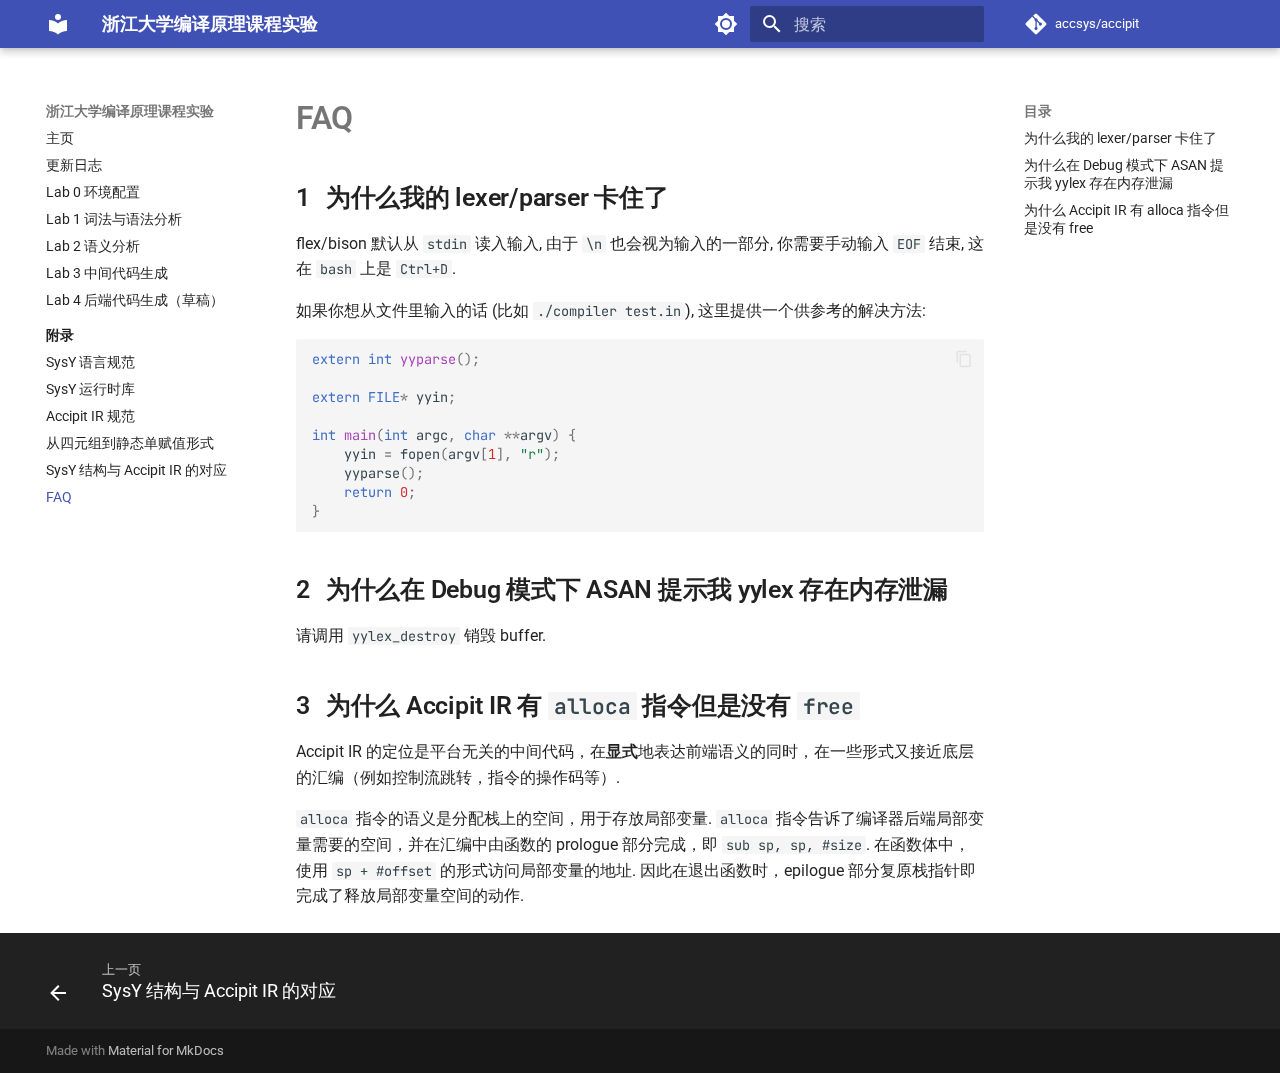
<file: appendix/faq/index.html>
<!doctype html>
<html lang="zh" class="no-js">
  <head>
    
      <meta charset="utf-8">
      <meta name="viewport" content="width=device-width,initial-scale=1">
      
      
      
        <link rel="canonical" href="https://accsys.pages.zjusct.io/accipit/appendix/faq/">
      
      
        <link rel="prev" href="../sysy-accipit-mapping/">
      
      
      
      <link rel="icon" href="../../images/accsys.png">
      <meta name="generator" content="mkdocs-1.6.0, mkdocs-material-9.5.26">
    
    
      
        <title>FAQ - 浙江大学编译原理课程实验</title>
      
    
    
      <link rel="stylesheet" href="../../assets/stylesheets/main.6543a935.min.css">
      
        
        <link rel="stylesheet" href="../../assets/stylesheets/palette.06af60db.min.css">
      
      


    
    
      
    
    
      
        
        
        <link rel="preconnect" href="https://fonts.gstatic.com" crossorigin>
        <link rel="stylesheet" href="https://fonts.googleapis.com/css?family=Roboto:300,300i,400,400i,700,700i%7CJetBrains+Mono:400,400i,700,700i&display=fallback">
        <style>:root{--md-text-font:"Roboto";--md-code-font:"JetBrains Mono"}</style>
      
    
    
      <link rel="stylesheet" href="https://cdn.tonycrane.cc/utils/katex.min.css">
    
      <link rel="stylesheet" href="https://fonts.googleapis.com/css?family=Roboto:500,500i,600,600i&display=fallback">
    
      <link rel="stylesheet" href="../../css/custom.css">
    
    <script>__md_scope=new URL("../..",location),__md_hash=e=>[...e].reduce((e,_)=>(e<<5)-e+_.charCodeAt(0),0),__md_get=(e,_=localStorage,t=__md_scope)=>JSON.parse(_.getItem(t.pathname+"."+e)),__md_set=(e,_,t=localStorage,a=__md_scope)=>{try{t.setItem(a.pathname+"."+e,JSON.stringify(_))}catch(e){}}</script>
    
      

    
    
    
  </head>
  
  
    
    
      
    
    
    
    
    <body dir="ltr" data-md-color-scheme="default" data-md-color-primary="indigo" data-md-color-accent="indigo">
  
    
    <input class="md-toggle" data-md-toggle="drawer" type="checkbox" id="__drawer" autocomplete="off">
    <input class="md-toggle" data-md-toggle="search" type="checkbox" id="__search" autocomplete="off">
    <label class="md-overlay" for="__drawer"></label>
    <div data-md-component="skip">
      
        
        <a href="#faq" class="md-skip">
          跳转至
        </a>
      
    </div>
    <div data-md-component="announce">
      
    </div>
    
    
      

  

<header class="md-header md-header--shadow" data-md-component="header">
  <nav class="md-header__inner md-grid" aria-label="页眉">
    <a href="../.." title="浙江大学编译原理课程实验" class="md-header__button md-logo" aria-label="浙江大学编译原理课程实验" data-md-component="logo">
      
  
  <svg xmlns="http://www.w3.org/2000/svg" viewBox="0 0 24 24"><path d="M12 8a3 3 0 0 0 3-3 3 3 0 0 0-3-3 3 3 0 0 0-3 3 3 3 0 0 0 3 3m0 3.54C9.64 9.35 6.5 8 3 8v11c3.5 0 6.64 1.35 9 3.54 2.36-2.19 5.5-3.54 9-3.54V8c-3.5 0-6.64 1.35-9 3.54Z"/></svg>

    </a>
    <label class="md-header__button md-icon" for="__drawer">
      
      <svg xmlns="http://www.w3.org/2000/svg" viewBox="0 0 24 24"><path d="M3 6h18v2H3V6m0 5h18v2H3v-2m0 5h18v2H3v-2Z"/></svg>
    </label>
    <div class="md-header__title" data-md-component="header-title">
      <div class="md-header__ellipsis">
        <div class="md-header__topic">
          <span class="md-ellipsis">
            浙江大学编译原理课程实验
          </span>
        </div>
        <div class="md-header__topic" data-md-component="header-topic">
          <span class="md-ellipsis">
            
              FAQ
            
          </span>
        </div>
      </div>
    </div>
    
      
        <form class="md-header__option" data-md-component="palette">
  
    
    
    
    <input class="md-option" data-md-color-media="(prefers-color-scheme: light)" data-md-color-scheme="default" data-md-color-primary="indigo" data-md-color-accent="indigo"  aria-label="Switch to dark mode"  type="radio" name="__palette" id="__palette_0">
    
      <label class="md-header__button md-icon" title="Switch to dark mode" for="__palette_1" hidden>
        <svg xmlns="http://www.w3.org/2000/svg" viewBox="0 0 24 24"><path d="M12 8a4 4 0 0 0-4 4 4 4 0 0 0 4 4 4 4 0 0 0 4-4 4 4 0 0 0-4-4m0 10a6 6 0 0 1-6-6 6 6 0 0 1 6-6 6 6 0 0 1 6 6 6 6 0 0 1-6 6m8-9.31V4h-4.69L12 .69 8.69 4H4v4.69L.69 12 4 15.31V20h4.69L12 23.31 15.31 20H20v-4.69L23.31 12 20 8.69Z"/></svg>
      </label>
    
  
    
    
    
    <input class="md-option" data-md-color-media="(prefers-color-scheme: dark)" data-md-color-scheme="slate" data-md-color-primary="indigo" data-md-color-accent="indigo"  aria-label="Switch to light mode"  type="radio" name="__palette" id="__palette_1">
    
      <label class="md-header__button md-icon" title="Switch to light mode" for="__palette_0" hidden>
        <svg xmlns="http://www.w3.org/2000/svg" viewBox="0 0 24 24"><path d="M12 18c-.89 0-1.74-.2-2.5-.55C11.56 16.5 13 14.42 13 12c0-2.42-1.44-4.5-3.5-5.45C10.26 6.2 11.11 6 12 6a6 6 0 0 1 6 6 6 6 0 0 1-6 6m8-9.31V4h-4.69L12 .69 8.69 4H4v4.69L.69 12 4 15.31V20h4.69L12 23.31 15.31 20H20v-4.69L23.31 12 20 8.69Z"/></svg>
      </label>
    
  
</form>
      
    
    
      <script>var media,input,key,value,palette=__md_get("__palette");if(palette&&palette.color){"(prefers-color-scheme)"===palette.color.media&&(media=matchMedia("(prefers-color-scheme: light)"),input=document.querySelector(media.matches?"[data-md-color-media='(prefers-color-scheme: light)']":"[data-md-color-media='(prefers-color-scheme: dark)']"),palette.color.media=input.getAttribute("data-md-color-media"),palette.color.scheme=input.getAttribute("data-md-color-scheme"),palette.color.primary=input.getAttribute("data-md-color-primary"),palette.color.accent=input.getAttribute("data-md-color-accent"));for([key,value]of Object.entries(palette.color))document.body.setAttribute("data-md-color-"+key,value)}</script>
    
    
    
      <label class="md-header__button md-icon" for="__search">
        
        <svg xmlns="http://www.w3.org/2000/svg" viewBox="0 0 24 24"><path d="M9.5 3A6.5 6.5 0 0 1 16 9.5c0 1.61-.59 3.09-1.56 4.23l.27.27h.79l5 5-1.5 1.5-5-5v-.79l-.27-.27A6.516 6.516 0 0 1 9.5 16 6.5 6.5 0 0 1 3 9.5 6.5 6.5 0 0 1 9.5 3m0 2C7 5 5 7 5 9.5S7 14 9.5 14 14 12 14 9.5 12 5 9.5 5Z"/></svg>
      </label>
      <div class="md-search" data-md-component="search" role="dialog">
  <label class="md-search__overlay" for="__search"></label>
  <div class="md-search__inner" role="search">
    <form class="md-search__form" name="search">
      <input type="text" class="md-search__input" name="query" aria-label="搜索" placeholder="搜索" autocapitalize="off" autocorrect="off" autocomplete="off" spellcheck="false" data-md-component="search-query" required>
      <label class="md-search__icon md-icon" for="__search">
        
        <svg xmlns="http://www.w3.org/2000/svg" viewBox="0 0 24 24"><path d="M9.5 3A6.5 6.5 0 0 1 16 9.5c0 1.61-.59 3.09-1.56 4.23l.27.27h.79l5 5-1.5 1.5-5-5v-.79l-.27-.27A6.516 6.516 0 0 1 9.5 16 6.5 6.5 0 0 1 3 9.5 6.5 6.5 0 0 1 9.5 3m0 2C7 5 5 7 5 9.5S7 14 9.5 14 14 12 14 9.5 12 5 9.5 5Z"/></svg>
        
        <svg xmlns="http://www.w3.org/2000/svg" viewBox="0 0 24 24"><path d="M20 11v2H8l5.5 5.5-1.42 1.42L4.16 12l7.92-7.92L13.5 5.5 8 11h12Z"/></svg>
      </label>
      <nav class="md-search__options" aria-label="查找">
        
        <button type="reset" class="md-search__icon md-icon" title="清空当前内容" aria-label="清空当前内容" tabindex="-1">
          
          <svg xmlns="http://www.w3.org/2000/svg" viewBox="0 0 24 24"><path d="M19 6.41 17.59 5 12 10.59 6.41 5 5 6.41 10.59 12 5 17.59 6.41 19 12 13.41 17.59 19 19 17.59 13.41 12 19 6.41Z"/></svg>
        </button>
      </nav>
      
    </form>
    <div class="md-search__output">
      <div class="md-search__scrollwrap" tabindex="0" data-md-scrollfix>
        <div class="md-search-result" data-md-component="search-result">
          <div class="md-search-result__meta">
            正在初始化搜索引擎
          </div>
          <ol class="md-search-result__list" role="presentation"></ol>
        </div>
      </div>
    </div>
  </div>
</div>
    
    
      <div class="md-header__source">
        <a href="https://git.zju.edu.cn/accsys/accipit" title="前往仓库" class="md-source" data-md-component="source">
  <div class="md-source__icon md-icon">
    
    <svg xmlns="http://www.w3.org/2000/svg" viewBox="0 0 448 512"><!--! Font Awesome Free 6.5.2 by @fontawesome - https://fontawesome.com License - https://fontawesome.com/license/free (Icons: CC BY 4.0, Fonts: SIL OFL 1.1, Code: MIT License) Copyright 2024 Fonticons, Inc.--><path d="M439.55 236.05 244 40.45a28.87 28.87 0 0 0-40.81 0l-40.66 40.63 51.52 51.52c27.06-9.14 52.68 16.77 43.39 43.68l49.66 49.66c34.23-11.8 61.18 31 35.47 56.69-26.49 26.49-70.21-2.87-56-37.34L240.22 199v121.85c25.3 12.54 22.26 41.85 9.08 55a34.34 34.34 0 0 1-48.55 0c-17.57-17.6-11.07-46.91 11.25-56v-123c-20.8-8.51-24.6-30.74-18.64-45L142.57 101 8.45 235.14a28.86 28.86 0 0 0 0 40.81l195.61 195.6a28.86 28.86 0 0 0 40.8 0l194.69-194.69a28.86 28.86 0 0 0 0-40.81z"/></svg>
  </div>
  <div class="md-source__repository">
    accsys/accipit
  </div>
</a>
      </div>
    
  </nav>
  
</header>
    
    <div class="md-container" data-md-component="container">
      
      
        
          
        
      
      <main class="md-main" data-md-component="main">
        <div class="md-main__inner md-grid">
          
            
              
              <div class="md-sidebar md-sidebar--primary" data-md-component="sidebar" data-md-type="navigation" >
                <div class="md-sidebar__scrollwrap">
                  <div class="md-sidebar__inner">
                    



<nav class="md-nav md-nav--primary" aria-label="导航栏" data-md-level="0">
  <label class="md-nav__title" for="__drawer">
    <a href="../.." title="浙江大学编译原理课程实验" class="md-nav__button md-logo" aria-label="浙江大学编译原理课程实验" data-md-component="logo">
      
  
  <svg xmlns="http://www.w3.org/2000/svg" viewBox="0 0 24 24"><path d="M12 8a3 3 0 0 0 3-3 3 3 0 0 0-3-3 3 3 0 0 0-3 3 3 3 0 0 0 3 3m0 3.54C9.64 9.35 6.5 8 3 8v11c3.5 0 6.64 1.35 9 3.54 2.36-2.19 5.5-3.54 9-3.54V8c-3.5 0-6.64 1.35-9 3.54Z"/></svg>

    </a>
    浙江大学编译原理课程实验
  </label>
  
    <div class="md-nav__source">
      <a href="https://git.zju.edu.cn/accsys/accipit" title="前往仓库" class="md-source" data-md-component="source">
  <div class="md-source__icon md-icon">
    
    <svg xmlns="http://www.w3.org/2000/svg" viewBox="0 0 448 512"><!--! Font Awesome Free 6.5.2 by @fontawesome - https://fontawesome.com License - https://fontawesome.com/license/free (Icons: CC BY 4.0, Fonts: SIL OFL 1.1, Code: MIT License) Copyright 2024 Fonticons, Inc.--><path d="M439.55 236.05 244 40.45a28.87 28.87 0 0 0-40.81 0l-40.66 40.63 51.52 51.52c27.06-9.14 52.68 16.77 43.39 43.68l49.66 49.66c34.23-11.8 61.18 31 35.47 56.69-26.49 26.49-70.21-2.87-56-37.34L240.22 199v121.85c25.3 12.54 22.26 41.85 9.08 55a34.34 34.34 0 0 1-48.55 0c-17.57-17.6-11.07-46.91 11.25-56v-123c-20.8-8.51-24.6-30.74-18.64-45L142.57 101 8.45 235.14a28.86 28.86 0 0 0 0 40.81l195.61 195.6a28.86 28.86 0 0 0 40.8 0l194.69-194.69a28.86 28.86 0 0 0 0-40.81z"/></svg>
  </div>
  <div class="md-source__repository">
    accsys/accipit
  </div>
</a>
    </div>
  
  <ul class="md-nav__list" data-md-scrollfix>
    
      
      
  
  
  
  
    <li class="md-nav__item">
      <a href="../.." class="md-nav__link">
        
  
  <span class="md-ellipsis">
    主页
  </span>
  

      </a>
    </li>
  

    
      
      
  
  
  
  
    <li class="md-nav__item">
      <a href="../../changelog/" class="md-nav__link">
        
  
  <span class="md-ellipsis">
    更新日志
  </span>
  

      </a>
    </li>
  

    
      
      
  
  
  
  
    <li class="md-nav__item">
      <a href="../../environment/" class="md-nav__link">
        
  
  <span class="md-ellipsis">
    Lab 0 环境配置
  </span>
  

      </a>
    </li>
  

    
      
      
  
  
  
  
    <li class="md-nav__item">
      <a href="../../syntax/" class="md-nav__link">
        
  
  <span class="md-ellipsis">
    Lab 1 词法与语法分析
  </span>
  

      </a>
    </li>
  

    
      
      
  
  
  
  
    <li class="md-nav__item">
      <a href="../../semantics/" class="md-nav__link">
        
  
  <span class="md-ellipsis">
    Lab 2 语义分析
  </span>
  

      </a>
    </li>
  

    
      
      
  
  
  
  
    <li class="md-nav__item">
      <a href="../../middle-ir-gen/" class="md-nav__link">
        
  
  <span class="md-ellipsis">
    Lab 3 中间代码生成
  </span>
  

      </a>
    </li>
  

    
      
      
  
  
  
  
    <li class="md-nav__item">
      <a href="../../backend/" class="md-nav__link">
        
  
  <span class="md-ellipsis">
    Lab 4 后端代码生成（草稿）
  </span>
  

      </a>
    </li>
  

    
      
      
  
  
    
  
  
  
    
    
      
        
          
        
      
        
      
        
      
        
      
        
      
        
      
        
      
    
    
      
        
        
      
    
    
    <li class="md-nav__item md-nav__item--active md-nav__item--section md-nav__item--nested">
      
        
        
        <input class="md-nav__toggle md-toggle " type="checkbox" id="__nav_8" checked>
        
          
          
          <div class="md-nav__link md-nav__container">
            <a href="../" class="md-nav__link ">
              
  
  <span class="md-ellipsis">
    附录
  </span>
  

            </a>
            
              
              <label class="md-nav__link " for="__nav_8" id="__nav_8_label" tabindex="">
                <span class="md-nav__icon md-icon"></span>
              </label>
            
          </div>
        
        <nav class="md-nav" data-md-level="1" aria-labelledby="__nav_8_label" aria-expanded="true">
          <label class="md-nav__title" for="__nav_8">
            <span class="md-nav__icon md-icon"></span>
            附录
          </label>
          <ul class="md-nav__list" data-md-scrollfix>
            
              
            
              
                
  
  
  
  
    <li class="md-nav__item">
      <a href="../sysy-spec/" class="md-nav__link">
        
  
  <span class="md-ellipsis">
    SysY 语言规范
  </span>
  

      </a>
    </li>
  

              
            
              
                
  
  
  
  
    <li class="md-nav__item">
      <a href="../sysy-runtime/" class="md-nav__link">
        
  
  <span class="md-ellipsis">
    SysY 运行时库
  </span>
  

      </a>
    </li>
  

              
            
              
                
  
  
  
  
    <li class="md-nav__item">
      <a href="../accipit-spec/" class="md-nav__link">
        
  
  <span class="md-ellipsis">
    Accipit IR 规范
  </span>
  

      </a>
    </li>
  

              
            
              
                
  
  
  
  
    <li class="md-nav__item">
      <a href="../quads2ssa/" class="md-nav__link">
        
  
  <span class="md-ellipsis">
    从四元组到静态单赋值形式
  </span>
  

      </a>
    </li>
  

              
            
              
                
  
  
  
  
    <li class="md-nav__item">
      <a href="../sysy-accipit-mapping/" class="md-nav__link">
        
  
  <span class="md-ellipsis">
    SysY 结构与 Accipit IR 的对应
  </span>
  

      </a>
    </li>
  

              
            
              
                
  
  
    
  
  
  
    <li class="md-nav__item md-nav__item--active">
      
      <input class="md-nav__toggle md-toggle" type="checkbox" id="__toc">
      
      
        
      
      
        <label class="md-nav__link md-nav__link--active" for="__toc">
          
  
  <span class="md-ellipsis">
    FAQ
  </span>
  

          <span class="md-nav__icon md-icon"></span>
        </label>
      
      <a href="./" class="md-nav__link md-nav__link--active">
        
  
  <span class="md-ellipsis">
    FAQ
  </span>
  

      </a>
      
        

<nav class="md-nav md-nav--secondary" aria-label="目录">
  
  
  
    
  
  
    <label class="md-nav__title" for="__toc">
      <span class="md-nav__icon md-icon"></span>
      目录
    </label>
    <ul class="md-nav__list" data-md-component="toc" data-md-scrollfix>
      
        <li class="md-nav__item">
  <a href="#lexerparser" class="md-nav__link">
    <span class="md-ellipsis">
      为什么我的 lexer/parser 卡住了
    </span>
  </a>
  
</li>
      
        <li class="md-nav__item">
  <a href="#debug-asan-yylex" class="md-nav__link">
    <span class="md-ellipsis">
      为什么在 Debug 模式下 ASAN 提示我 yylex 存在内存泄漏
    </span>
  </a>
  
</li>
      
        <li class="md-nav__item">
  <a href="#accipit-ir-alloca-free" class="md-nav__link">
    <span class="md-ellipsis">
      为什么 Accipit IR 有 alloca 指令但是没有 free
    </span>
  </a>
  
</li>
      
    </ul>
  
</nav>
      
    </li>
  

              
            
          </ul>
        </nav>
      
    </li>
  

    
  </ul>
</nav>
                  </div>
                </div>
              </div>
            
            
              
              <div class="md-sidebar md-sidebar--secondary" data-md-component="sidebar" data-md-type="toc" >
                <div class="md-sidebar__scrollwrap">
                  <div class="md-sidebar__inner">
                    

<nav class="md-nav md-nav--secondary" aria-label="目录">
  
  
  
    
  
  
    <label class="md-nav__title" for="__toc">
      <span class="md-nav__icon md-icon"></span>
      目录
    </label>
    <ul class="md-nav__list" data-md-component="toc" data-md-scrollfix>
      
        <li class="md-nav__item">
  <a href="#lexerparser" class="md-nav__link">
    <span class="md-ellipsis">
      为什么我的 lexer/parser 卡住了
    </span>
  </a>
  
</li>
      
        <li class="md-nav__item">
  <a href="#debug-asan-yylex" class="md-nav__link">
    <span class="md-ellipsis">
      为什么在 Debug 模式下 ASAN 提示我 yylex 存在内存泄漏
    </span>
  </a>
  
</li>
      
        <li class="md-nav__item">
  <a href="#accipit-ir-alloca-free" class="md-nav__link">
    <span class="md-ellipsis">
      为什么 Accipit IR 有 alloca 指令但是没有 free
    </span>
  </a>
  
</li>
      
    </ul>
  
</nav>
                  </div>
                </div>
              </div>
            
          
          
            <div class="md-content" data-md-component="content">
              <article class="md-content__inner md-typeset">
                
                  


<h1 id="faq">FAQ<a class="headerlink" href="#faq" title="Permanent link">&para;</a></h1>
<h2 id="lexerparser">为什么我的 lexer/parser 卡住了<a class="headerlink" href="#lexerparser" title="Permanent link">&para;</a></h2>
<p>flex/bison 默认从 <code>stdin</code> 读入输入, 由于 <code>\n</code> 也会视为输入的一部分, 你需要手动输入 <code>EOF</code> 结束, 这在 <code>bash</code> 上是 <code>Ctrl+D</code>. </p>
<p>如果你想从文件里输入的话 (比如 <code>./compiler test.in</code>), 这里提供一个供参考的解决方法: </p>
<div class="highlight"><pre><span></span><code><a id="__codelineno-0-1" name="__codelineno-0-1" href="#__codelineno-0-1"></a><span class="k">extern</span><span class="w"> </span><span class="kt">int</span><span class="w"> </span><span class="nf">yyparse</span><span class="p">();</span>
<a id="__codelineno-0-2" name="__codelineno-0-2" href="#__codelineno-0-2"></a>
<a id="__codelineno-0-3" name="__codelineno-0-3" href="#__codelineno-0-3"></a><span class="k">extern</span><span class="w"> </span><span class="kt">FILE</span><span class="o">*</span><span class="w"> </span><span class="n">yyin</span><span class="p">;</span>
<a id="__codelineno-0-4" name="__codelineno-0-4" href="#__codelineno-0-4"></a>
<a id="__codelineno-0-5" name="__codelineno-0-5" href="#__codelineno-0-5"></a><span class="kt">int</span><span class="w"> </span><span class="nf">main</span><span class="p">(</span><span class="kt">int</span><span class="w"> </span><span class="n">argc</span><span class="p">,</span><span class="w"> </span><span class="kt">char</span><span class="w"> </span><span class="o">**</span><span class="n">argv</span><span class="p">)</span><span class="w"> </span><span class="p">{</span>
<a id="__codelineno-0-6" name="__codelineno-0-6" href="#__codelineno-0-6"></a><span class="w">    </span><span class="n">yyin</span><span class="w"> </span><span class="o">=</span><span class="w"> </span><span class="n">fopen</span><span class="p">(</span><span class="n">argv</span><span class="p">[</span><span class="mi">1</span><span class="p">],</span><span class="w"> </span><span class="s">&quot;r&quot;</span><span class="p">);</span>
<a id="__codelineno-0-7" name="__codelineno-0-7" href="#__codelineno-0-7"></a><span class="w">    </span><span class="n">yyparse</span><span class="p">();</span>
<a id="__codelineno-0-8" name="__codelineno-0-8" href="#__codelineno-0-8"></a><span class="w">    </span><span class="k">return</span><span class="w"> </span><span class="mi">0</span><span class="p">;</span>
<a id="__codelineno-0-9" name="__codelineno-0-9" href="#__codelineno-0-9"></a><span class="p">}</span>
</code></pre></div>
<h2 id="debug-asan-yylex">为什么在 Debug 模式下 ASAN 提示我 yylex 存在内存泄漏<a class="headerlink" href="#debug-asan-yylex" title="Permanent link">&para;</a></h2>
<p>请调用 <code>yylex_destroy</code> 销毁 buffer.</p>
<h2 id="accipit-ir-alloca-free">为什么 Accipit IR 有 <code>alloca</code> 指令但是没有 <code>free</code><a class="headerlink" href="#accipit-ir-alloca-free" title="Permanent link">&para;</a></h2>
<p>Accipit IR 的定位是平台无关的中间代码，在<strong>显式</strong>地表达前端语义的同时，在一些形式又接近底层的汇编（例如控制流跳转，指令的操作码等）.</p>
<p><code>alloca</code> 指令的语义是分配栈上的空间，用于存放局部变量.
<code>alloca</code> 指令告诉了编译器后端局部变量需要的空间，并在汇编中由函数的 prologue 部分完成，即 <code>sub sp, sp, #size</code>.
在函数体中，使用 <code>sp + #offset</code> 的形式访问局部变量的地址.
因此在退出函数时，epilogue 部分复原栈指针即完成了释放局部变量空间的动作.</p>












                
              </article>
            </div>
          
          
<script>var target=document.getElementById(location.hash.slice(1));target&&target.name&&(target.checked=target.name.startsWith("__tabbed_"))</script>
        </div>
        
          <button type="button" class="md-top md-icon" data-md-component="top" hidden>
  
  <svg xmlns="http://www.w3.org/2000/svg" viewBox="0 0 24 24"><path d="M13 20h-2V8l-5.5 5.5-1.42-1.42L12 4.16l7.92 7.92-1.42 1.42L13 8v12Z"/></svg>
  回到页面顶部
</button>
        
      </main>
      
        <footer class="md-footer">
  
    
      
      <nav class="md-footer__inner md-grid" aria-label="页脚" >
        
          
          <a href="../sysy-accipit-mapping/" class="md-footer__link md-footer__link--prev" aria-label="上一页: SysY 结构与 Accipit IR 的对应">
            <div class="md-footer__button md-icon">
              
              <svg xmlns="http://www.w3.org/2000/svg" viewBox="0 0 24 24"><path d="M20 11v2H8l5.5 5.5-1.42 1.42L4.16 12l7.92-7.92L13.5 5.5 8 11h12Z"/></svg>
            </div>
            <div class="md-footer__title">
              <span class="md-footer__direction">
                上一页
              </span>
              <div class="md-ellipsis">
                SysY 结构与 Accipit IR 的对应
              </div>
            </div>
          </a>
        
        
      </nav>
    
  
  <div class="md-footer-meta md-typeset">
    <div class="md-footer-meta__inner md-grid">
      <div class="md-copyright">
  
  
    Made with
    <a href="https://squidfunk.github.io/mkdocs-material/" target="_blank" rel="noopener">
      Material for MkDocs
    </a>
  
</div>
      
    </div>
  </div>
</footer>
      
    </div>
    <div class="md-dialog" data-md-component="dialog">
      <div class="md-dialog__inner md-typeset"></div>
    </div>
    
    
    <script id="__config" type="application/json">{"base": "../..", "features": ["content.code.annotate", "content.code.copy", "navigation.tracking", "navigation.top", "navigation.footer", "navigation.indexes", "navigation.sections"], "search": "../../assets/javascripts/workers/search.b8dbb3d2.min.js", "translations": {"clipboard.copied": "\u5df2\u590d\u5236", "clipboard.copy": "\u590d\u5236", "search.result.more.one": "\u5728\u8be5\u9875\u4e0a\u8fd8\u6709 1 \u4e2a\u7b26\u5408\u6761\u4ef6\u7684\u7ed3\u679c", "search.result.more.other": "\u5728\u8be5\u9875\u4e0a\u8fd8\u6709 # \u4e2a\u7b26\u5408\u6761\u4ef6\u7684\u7ed3\u679c", "search.result.none": "\u6ca1\u6709\u627e\u5230\u7b26\u5408\u6761\u4ef6\u7684\u7ed3\u679c", "search.result.one": "\u627e\u5230 1 \u4e2a\u7b26\u5408\u6761\u4ef6\u7684\u7ed3\u679c", "search.result.other": "# \u4e2a\u7b26\u5408\u6761\u4ef6\u7684\u7ed3\u679c", "search.result.placeholder": "\u952e\u5165\u4ee5\u5f00\u59cb\u641c\u7d22", "search.result.term.missing": "\u7f3a\u5c11", "select.version": "\u9009\u62e9\u5f53\u524d\u7248\u672c"}}</script>
    
    
      <script src="../../assets/javascripts/bundle.ad660dcc.min.js"></script>
      
        <script src="https://cdn.tonycrane.cc/utils/katex.min.js"></script>
      
        <script src="../../javascripts/katex.js"></script>
      
    
  </body>
</html>
</file>
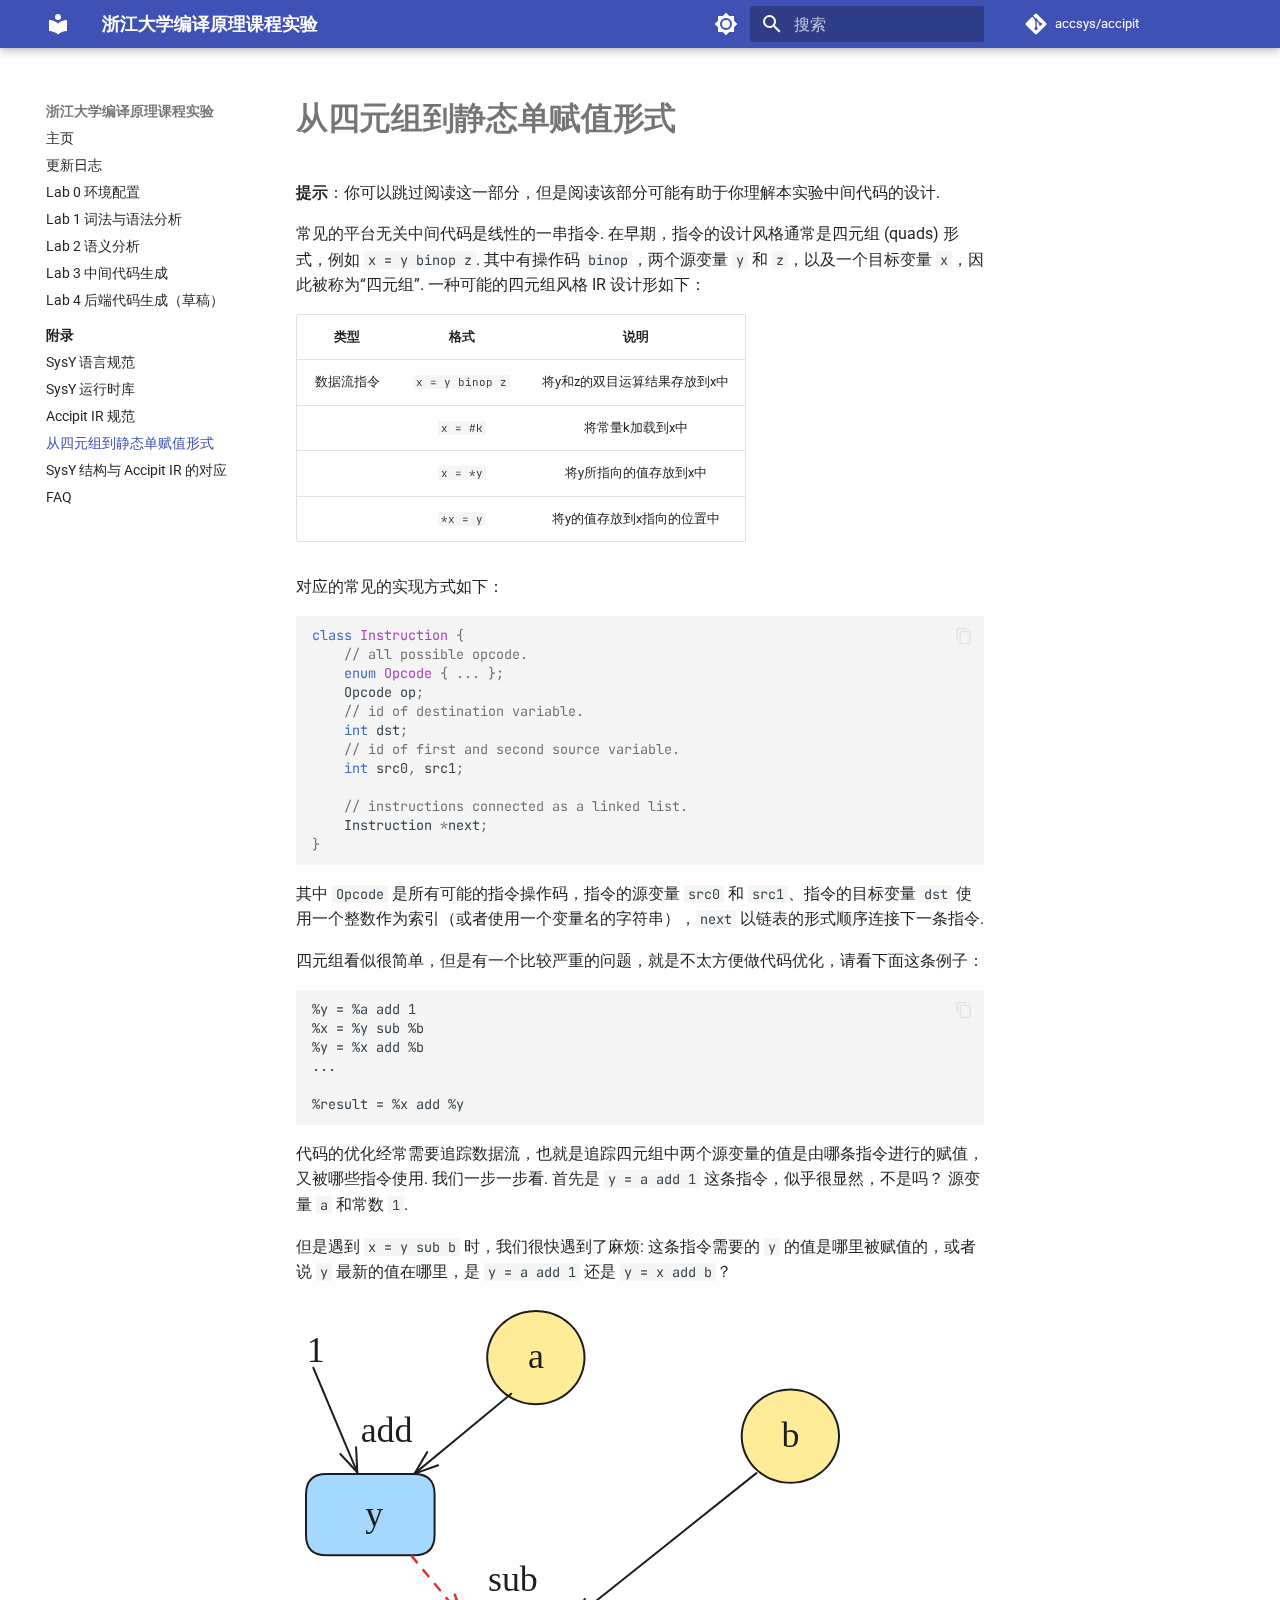
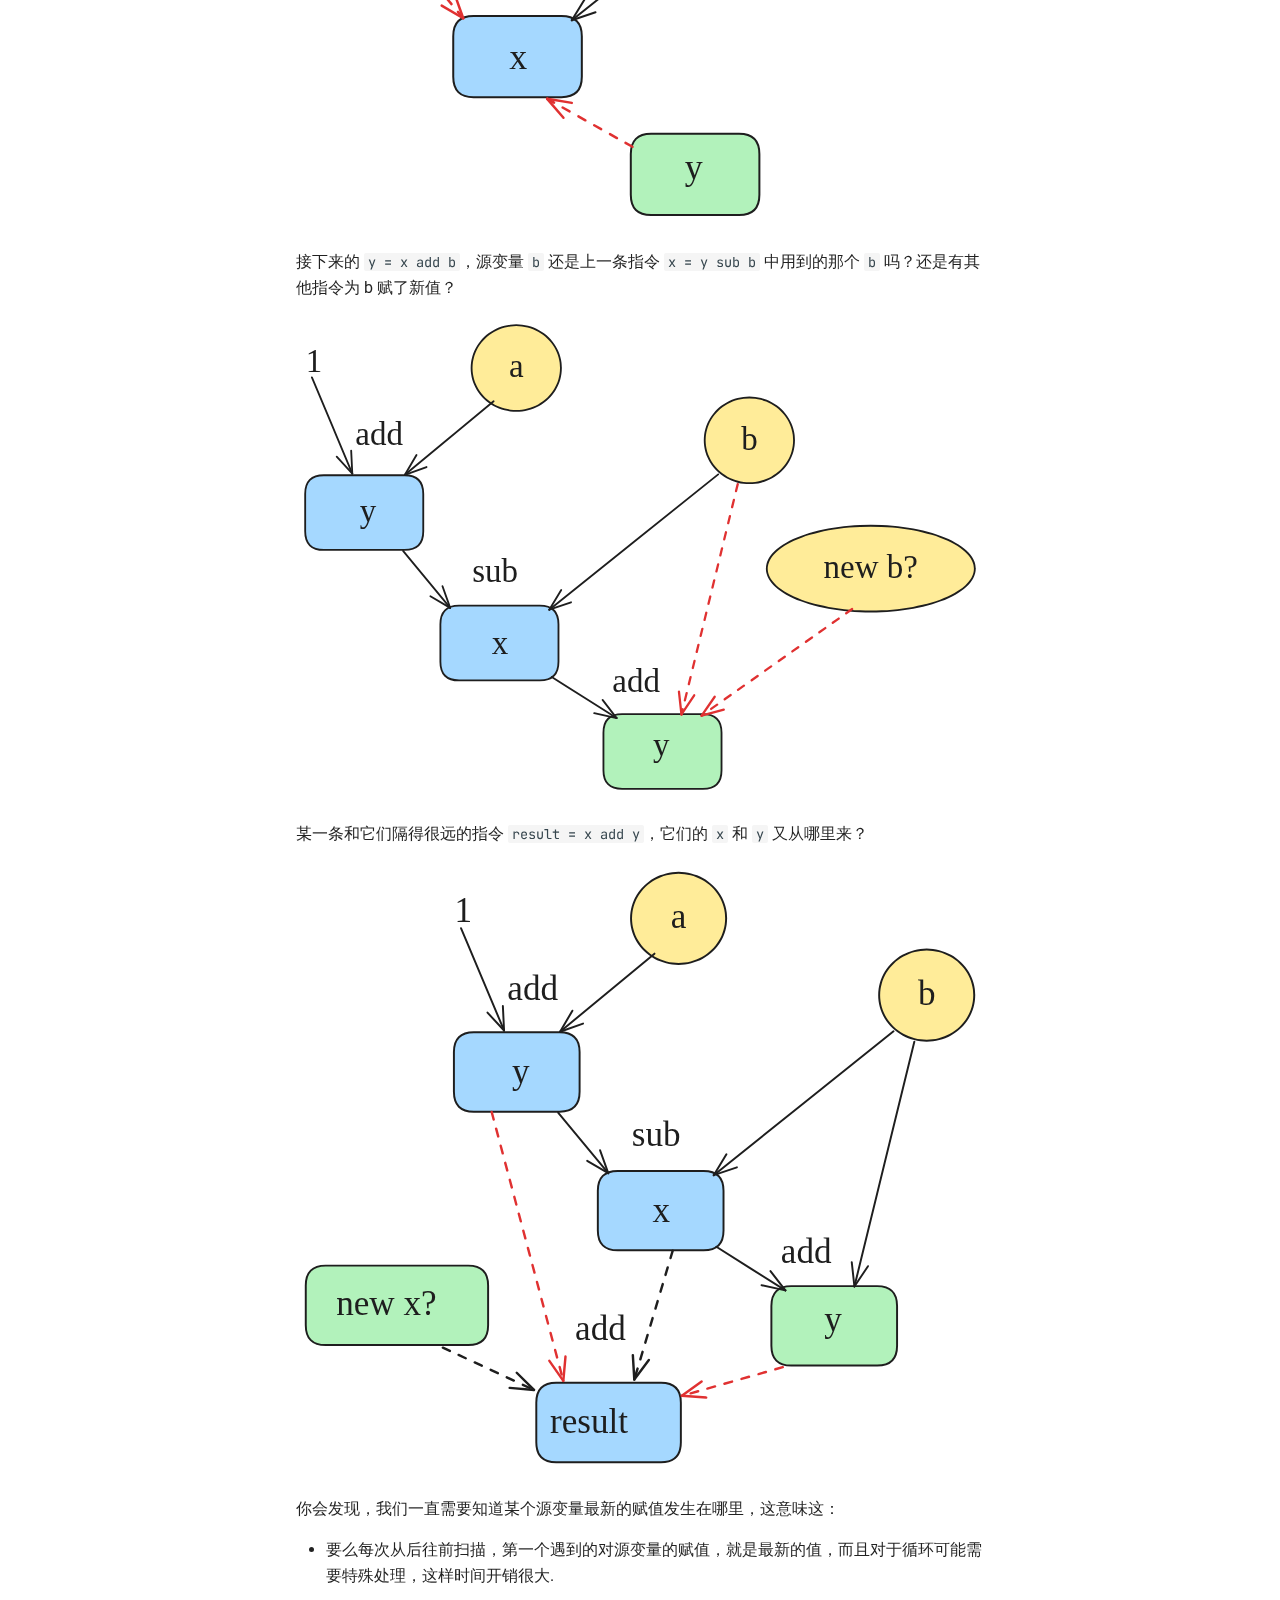
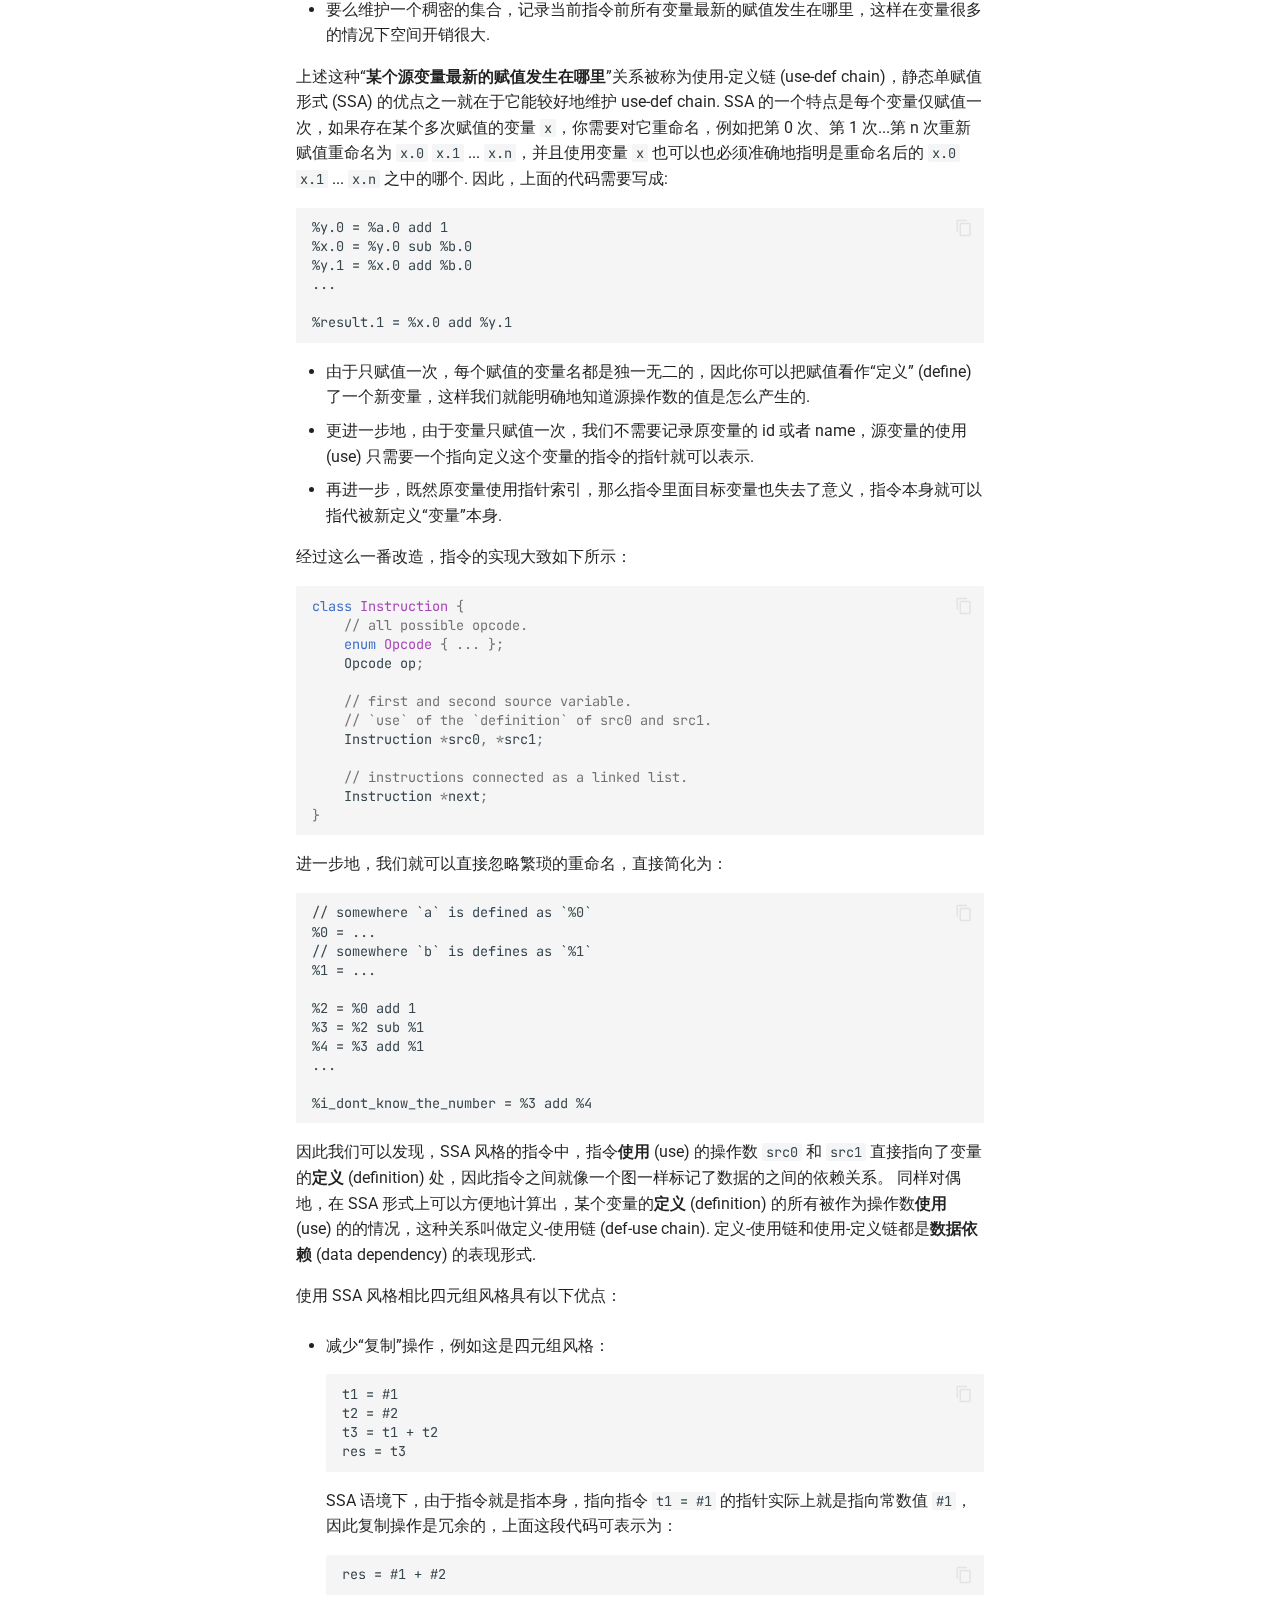
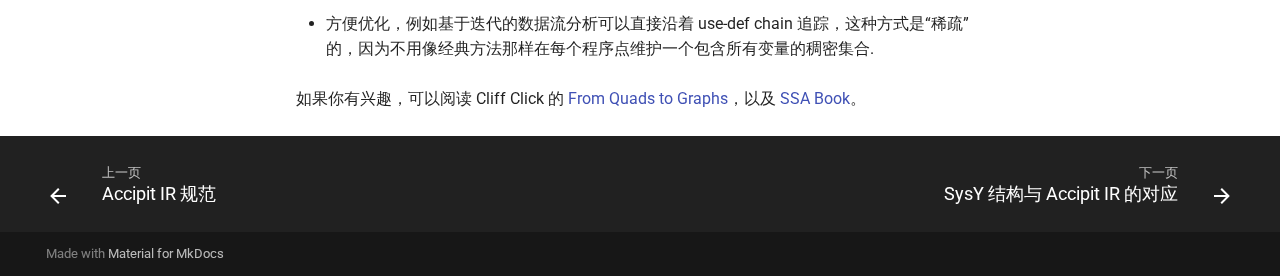
<file: appendix/quads2ssa/index.html>
<!doctype html>
<html lang="zh" class="no-js">
  <head>
    
      <meta charset="utf-8">
      <meta name="viewport" content="width=device-width,initial-scale=1">
      
      
      
        <link rel="canonical" href="https://accsys.pages.zjusct.io/accipit/appendix/quads2ssa/">
      
      
        <link rel="prev" href="../accipit-spec/">
      
      
        <link rel="next" href="../sysy-accipit-mapping/">
      
      
      <link rel="icon" href="../../images/accsys.png">
      <meta name="generator" content="mkdocs-1.6.0, mkdocs-material-9.5.26">
    
    
      
        <title>从四元组到静态单赋值形式 - 浙江大学编译原理课程实验</title>
      
    
    
      <link rel="stylesheet" href="../../assets/stylesheets/main.6543a935.min.css">
      
        
        <link rel="stylesheet" href="../../assets/stylesheets/palette.06af60db.min.css">
      
      


    
    
      
    
    
      
        
        
        <link rel="preconnect" href="https://fonts.gstatic.com" crossorigin>
        <link rel="stylesheet" href="https://fonts.googleapis.com/css?family=Roboto:300,300i,400,400i,700,700i%7CJetBrains+Mono:400,400i,700,700i&display=fallback">
        <style>:root{--md-text-font:"Roboto";--md-code-font:"JetBrains Mono"}</style>
      
    
    
      <link rel="stylesheet" href="https://cdn.tonycrane.cc/utils/katex.min.css">
    
      <link rel="stylesheet" href="https://fonts.googleapis.com/css?family=Roboto:500,500i,600,600i&display=fallback">
    
      <link rel="stylesheet" href="../../css/custom.css">
    
    <script>__md_scope=new URL("../..",location),__md_hash=e=>[...e].reduce((e,_)=>(e<<5)-e+_.charCodeAt(0),0),__md_get=(e,_=localStorage,t=__md_scope)=>JSON.parse(_.getItem(t.pathname+"."+e)),__md_set=(e,_,t=localStorage,a=__md_scope)=>{try{t.setItem(a.pathname+"."+e,JSON.stringify(_))}catch(e){}}</script>
    
      

    
    
    
  </head>
  
  
    
    
      
    
    
    
    
    <body dir="ltr" data-md-color-scheme="default" data-md-color-primary="indigo" data-md-color-accent="indigo">
  
    
    <input class="md-toggle" data-md-toggle="drawer" type="checkbox" id="__drawer" autocomplete="off">
    <input class="md-toggle" data-md-toggle="search" type="checkbox" id="__search" autocomplete="off">
    <label class="md-overlay" for="__drawer"></label>
    <div data-md-component="skip">
      
        
        <a href="#_1" class="md-skip">
          跳转至
        </a>
      
    </div>
    <div data-md-component="announce">
      
    </div>
    
    
      

  

<header class="md-header md-header--shadow" data-md-component="header">
  <nav class="md-header__inner md-grid" aria-label="页眉">
    <a href="../.." title="浙江大学编译原理课程实验" class="md-header__button md-logo" aria-label="浙江大学编译原理课程实验" data-md-component="logo">
      
  
  <svg xmlns="http://www.w3.org/2000/svg" viewBox="0 0 24 24"><path d="M12 8a3 3 0 0 0 3-3 3 3 0 0 0-3-3 3 3 0 0 0-3 3 3 3 0 0 0 3 3m0 3.54C9.64 9.35 6.5 8 3 8v11c3.5 0 6.64 1.35 9 3.54 2.36-2.19 5.5-3.54 9-3.54V8c-3.5 0-6.64 1.35-9 3.54Z"/></svg>

    </a>
    <label class="md-header__button md-icon" for="__drawer">
      
      <svg xmlns="http://www.w3.org/2000/svg" viewBox="0 0 24 24"><path d="M3 6h18v2H3V6m0 5h18v2H3v-2m0 5h18v2H3v-2Z"/></svg>
    </label>
    <div class="md-header__title" data-md-component="header-title">
      <div class="md-header__ellipsis">
        <div class="md-header__topic">
          <span class="md-ellipsis">
            浙江大学编译原理课程实验
          </span>
        </div>
        <div class="md-header__topic" data-md-component="header-topic">
          <span class="md-ellipsis">
            
              从四元组到静态单赋值形式
            
          </span>
        </div>
      </div>
    </div>
    
      
        <form class="md-header__option" data-md-component="palette">
  
    
    
    
    <input class="md-option" data-md-color-media="(prefers-color-scheme: light)" data-md-color-scheme="default" data-md-color-primary="indigo" data-md-color-accent="indigo"  aria-label="Switch to dark mode"  type="radio" name="__palette" id="__palette_0">
    
      <label class="md-header__button md-icon" title="Switch to dark mode" for="__palette_1" hidden>
        <svg xmlns="http://www.w3.org/2000/svg" viewBox="0 0 24 24"><path d="M12 8a4 4 0 0 0-4 4 4 4 0 0 0 4 4 4 4 0 0 0 4-4 4 4 0 0 0-4-4m0 10a6 6 0 0 1-6-6 6 6 0 0 1 6-6 6 6 0 0 1 6 6 6 6 0 0 1-6 6m8-9.31V4h-4.69L12 .69 8.69 4H4v4.69L.69 12 4 15.31V20h4.69L12 23.31 15.31 20H20v-4.69L23.31 12 20 8.69Z"/></svg>
      </label>
    
  
    
    
    
    <input class="md-option" data-md-color-media="(prefers-color-scheme: dark)" data-md-color-scheme="slate" data-md-color-primary="indigo" data-md-color-accent="indigo"  aria-label="Switch to light mode"  type="radio" name="__palette" id="__palette_1">
    
      <label class="md-header__button md-icon" title="Switch to light mode" for="__palette_0" hidden>
        <svg xmlns="http://www.w3.org/2000/svg" viewBox="0 0 24 24"><path d="M12 18c-.89 0-1.74-.2-2.5-.55C11.56 16.5 13 14.42 13 12c0-2.42-1.44-4.5-3.5-5.45C10.26 6.2 11.11 6 12 6a6 6 0 0 1 6 6 6 6 0 0 1-6 6m8-9.31V4h-4.69L12 .69 8.69 4H4v4.69L.69 12 4 15.31V20h4.69L12 23.31 15.31 20H20v-4.69L23.31 12 20 8.69Z"/></svg>
      </label>
    
  
</form>
      
    
    
      <script>var media,input,key,value,palette=__md_get("__palette");if(palette&&palette.color){"(prefers-color-scheme)"===palette.color.media&&(media=matchMedia("(prefers-color-scheme: light)"),input=document.querySelector(media.matches?"[data-md-color-media='(prefers-color-scheme: light)']":"[data-md-color-media='(prefers-color-scheme: dark)']"),palette.color.media=input.getAttribute("data-md-color-media"),palette.color.scheme=input.getAttribute("data-md-color-scheme"),palette.color.primary=input.getAttribute("data-md-color-primary"),palette.color.accent=input.getAttribute("data-md-color-accent"));for([key,value]of Object.entries(palette.color))document.body.setAttribute("data-md-color-"+key,value)}</script>
    
    
    
      <label class="md-header__button md-icon" for="__search">
        
        <svg xmlns="http://www.w3.org/2000/svg" viewBox="0 0 24 24"><path d="M9.5 3A6.5 6.5 0 0 1 16 9.5c0 1.61-.59 3.09-1.56 4.23l.27.27h.79l5 5-1.5 1.5-5-5v-.79l-.27-.27A6.516 6.516 0 0 1 9.5 16 6.5 6.5 0 0 1 3 9.5 6.5 6.5 0 0 1 9.5 3m0 2C7 5 5 7 5 9.5S7 14 9.5 14 14 12 14 9.5 12 5 9.5 5Z"/></svg>
      </label>
      <div class="md-search" data-md-component="search" role="dialog">
  <label class="md-search__overlay" for="__search"></label>
  <div class="md-search__inner" role="search">
    <form class="md-search__form" name="search">
      <input type="text" class="md-search__input" name="query" aria-label="搜索" placeholder="搜索" autocapitalize="off" autocorrect="off" autocomplete="off" spellcheck="false" data-md-component="search-query" required>
      <label class="md-search__icon md-icon" for="__search">
        
        <svg xmlns="http://www.w3.org/2000/svg" viewBox="0 0 24 24"><path d="M9.5 3A6.5 6.5 0 0 1 16 9.5c0 1.61-.59 3.09-1.56 4.23l.27.27h.79l5 5-1.5 1.5-5-5v-.79l-.27-.27A6.516 6.516 0 0 1 9.5 16 6.5 6.5 0 0 1 3 9.5 6.5 6.5 0 0 1 9.5 3m0 2C7 5 5 7 5 9.5S7 14 9.5 14 14 12 14 9.5 12 5 9.5 5Z"/></svg>
        
        <svg xmlns="http://www.w3.org/2000/svg" viewBox="0 0 24 24"><path d="M20 11v2H8l5.5 5.5-1.42 1.42L4.16 12l7.92-7.92L13.5 5.5 8 11h12Z"/></svg>
      </label>
      <nav class="md-search__options" aria-label="查找">
        
        <button type="reset" class="md-search__icon md-icon" title="清空当前内容" aria-label="清空当前内容" tabindex="-1">
          
          <svg xmlns="http://www.w3.org/2000/svg" viewBox="0 0 24 24"><path d="M19 6.41 17.59 5 12 10.59 6.41 5 5 6.41 10.59 12 5 17.59 6.41 19 12 13.41 17.59 19 19 17.59 13.41 12 19 6.41Z"/></svg>
        </button>
      </nav>
      
    </form>
    <div class="md-search__output">
      <div class="md-search__scrollwrap" tabindex="0" data-md-scrollfix>
        <div class="md-search-result" data-md-component="search-result">
          <div class="md-search-result__meta">
            正在初始化搜索引擎
          </div>
          <ol class="md-search-result__list" role="presentation"></ol>
        </div>
      </div>
    </div>
  </div>
</div>
    
    
      <div class="md-header__source">
        <a href="https://git.zju.edu.cn/accsys/accipit" title="前往仓库" class="md-source" data-md-component="source">
  <div class="md-source__icon md-icon">
    
    <svg xmlns="http://www.w3.org/2000/svg" viewBox="0 0 448 512"><!--! Font Awesome Free 6.5.2 by @fontawesome - https://fontawesome.com License - https://fontawesome.com/license/free (Icons: CC BY 4.0, Fonts: SIL OFL 1.1, Code: MIT License) Copyright 2024 Fonticons, Inc.--><path d="M439.55 236.05 244 40.45a28.87 28.87 0 0 0-40.81 0l-40.66 40.63 51.52 51.52c27.06-9.14 52.68 16.77 43.39 43.68l49.66 49.66c34.23-11.8 61.18 31 35.47 56.69-26.49 26.49-70.21-2.87-56-37.34L240.22 199v121.85c25.3 12.54 22.26 41.85 9.08 55a34.34 34.34 0 0 1-48.55 0c-17.57-17.6-11.07-46.91 11.25-56v-123c-20.8-8.51-24.6-30.74-18.64-45L142.57 101 8.45 235.14a28.86 28.86 0 0 0 0 40.81l195.61 195.6a28.86 28.86 0 0 0 40.8 0l194.69-194.69a28.86 28.86 0 0 0 0-40.81z"/></svg>
  </div>
  <div class="md-source__repository">
    accsys/accipit
  </div>
</a>
      </div>
    
  </nav>
  
</header>
    
    <div class="md-container" data-md-component="container">
      
      
        
          
        
      
      <main class="md-main" data-md-component="main">
        <div class="md-main__inner md-grid">
          
            
              
              <div class="md-sidebar md-sidebar--primary" data-md-component="sidebar" data-md-type="navigation" >
                <div class="md-sidebar__scrollwrap">
                  <div class="md-sidebar__inner">
                    



<nav class="md-nav md-nav--primary" aria-label="导航栏" data-md-level="0">
  <label class="md-nav__title" for="__drawer">
    <a href="../.." title="浙江大学编译原理课程实验" class="md-nav__button md-logo" aria-label="浙江大学编译原理课程实验" data-md-component="logo">
      
  
  <svg xmlns="http://www.w3.org/2000/svg" viewBox="0 0 24 24"><path d="M12 8a3 3 0 0 0 3-3 3 3 0 0 0-3-3 3 3 0 0 0-3 3 3 3 0 0 0 3 3m0 3.54C9.64 9.35 6.5 8 3 8v11c3.5 0 6.64 1.35 9 3.54 2.36-2.19 5.5-3.54 9-3.54V8c-3.5 0-6.64 1.35-9 3.54Z"/></svg>

    </a>
    浙江大学编译原理课程实验
  </label>
  
    <div class="md-nav__source">
      <a href="https://git.zju.edu.cn/accsys/accipit" title="前往仓库" class="md-source" data-md-component="source">
  <div class="md-source__icon md-icon">
    
    <svg xmlns="http://www.w3.org/2000/svg" viewBox="0 0 448 512"><!--! Font Awesome Free 6.5.2 by @fontawesome - https://fontawesome.com License - https://fontawesome.com/license/free (Icons: CC BY 4.0, Fonts: SIL OFL 1.1, Code: MIT License) Copyright 2024 Fonticons, Inc.--><path d="M439.55 236.05 244 40.45a28.87 28.87 0 0 0-40.81 0l-40.66 40.63 51.52 51.52c27.06-9.14 52.68 16.77 43.39 43.68l49.66 49.66c34.23-11.8 61.18 31 35.47 56.69-26.49 26.49-70.21-2.87-56-37.34L240.22 199v121.85c25.3 12.54 22.26 41.85 9.08 55a34.34 34.34 0 0 1-48.55 0c-17.57-17.6-11.07-46.91 11.25-56v-123c-20.8-8.51-24.6-30.74-18.64-45L142.57 101 8.45 235.14a28.86 28.86 0 0 0 0 40.81l195.61 195.6a28.86 28.86 0 0 0 40.8 0l194.69-194.69a28.86 28.86 0 0 0 0-40.81z"/></svg>
  </div>
  <div class="md-source__repository">
    accsys/accipit
  </div>
</a>
    </div>
  
  <ul class="md-nav__list" data-md-scrollfix>
    
      
      
  
  
  
  
    <li class="md-nav__item">
      <a href="../.." class="md-nav__link">
        
  
  <span class="md-ellipsis">
    主页
  </span>
  

      </a>
    </li>
  

    
      
      
  
  
  
  
    <li class="md-nav__item">
      <a href="../../changelog/" class="md-nav__link">
        
  
  <span class="md-ellipsis">
    更新日志
  </span>
  

      </a>
    </li>
  

    
      
      
  
  
  
  
    <li class="md-nav__item">
      <a href="../../environment/" class="md-nav__link">
        
  
  <span class="md-ellipsis">
    Lab 0 环境配置
  </span>
  

      </a>
    </li>
  

    
      
      
  
  
  
  
    <li class="md-nav__item">
      <a href="../../syntax/" class="md-nav__link">
        
  
  <span class="md-ellipsis">
    Lab 1 词法与语法分析
  </span>
  

      </a>
    </li>
  

    
      
      
  
  
  
  
    <li class="md-nav__item">
      <a href="../../semantics/" class="md-nav__link">
        
  
  <span class="md-ellipsis">
    Lab 2 语义分析
  </span>
  

      </a>
    </li>
  

    
      
      
  
  
  
  
    <li class="md-nav__item">
      <a href="../../middle-ir-gen/" class="md-nav__link">
        
  
  <span class="md-ellipsis">
    Lab 3 中间代码生成
  </span>
  

      </a>
    </li>
  

    
      
      
  
  
  
  
    <li class="md-nav__item">
      <a href="../../backend/" class="md-nav__link">
        
  
  <span class="md-ellipsis">
    Lab 4 后端代码生成（草稿）
  </span>
  

      </a>
    </li>
  

    
      
      
  
  
    
  
  
  
    
    
      
        
          
        
      
        
      
        
      
        
      
        
      
        
      
        
      
    
    
      
        
        
      
    
    
    <li class="md-nav__item md-nav__item--active md-nav__item--section md-nav__item--nested">
      
        
        
        <input class="md-nav__toggle md-toggle " type="checkbox" id="__nav_8" checked>
        
          
          
          <div class="md-nav__link md-nav__container">
            <a href="../" class="md-nav__link ">
              
  
  <span class="md-ellipsis">
    附录
  </span>
  

            </a>
            
              
              <label class="md-nav__link " for="__nav_8" id="__nav_8_label" tabindex="">
                <span class="md-nav__icon md-icon"></span>
              </label>
            
          </div>
        
        <nav class="md-nav" data-md-level="1" aria-labelledby="__nav_8_label" aria-expanded="true">
          <label class="md-nav__title" for="__nav_8">
            <span class="md-nav__icon md-icon"></span>
            附录
          </label>
          <ul class="md-nav__list" data-md-scrollfix>
            
              
            
              
                
  
  
  
  
    <li class="md-nav__item">
      <a href="../sysy-spec/" class="md-nav__link">
        
  
  <span class="md-ellipsis">
    SysY 语言规范
  </span>
  

      </a>
    </li>
  

              
            
              
                
  
  
  
  
    <li class="md-nav__item">
      <a href="../sysy-runtime/" class="md-nav__link">
        
  
  <span class="md-ellipsis">
    SysY 运行时库
  </span>
  

      </a>
    </li>
  

              
            
              
                
  
  
  
  
    <li class="md-nav__item">
      <a href="../accipit-spec/" class="md-nav__link">
        
  
  <span class="md-ellipsis">
    Accipit IR 规范
  </span>
  

      </a>
    </li>
  

              
            
              
                
  
  
    
  
  
  
    <li class="md-nav__item md-nav__item--active">
      
      <input class="md-nav__toggle md-toggle" type="checkbox" id="__toc">
      
      
        
      
      
      <a href="./" class="md-nav__link md-nav__link--active">
        
  
  <span class="md-ellipsis">
    从四元组到静态单赋值形式
  </span>
  

      </a>
      
    </li>
  

              
            
              
                
  
  
  
  
    <li class="md-nav__item">
      <a href="../sysy-accipit-mapping/" class="md-nav__link">
        
  
  <span class="md-ellipsis">
    SysY 结构与 Accipit IR 的对应
  </span>
  

      </a>
    </li>
  

              
            
              
                
  
  
  
  
    <li class="md-nav__item">
      <a href="../faq/" class="md-nav__link">
        
  
  <span class="md-ellipsis">
    FAQ
  </span>
  

      </a>
    </li>
  

              
            
          </ul>
        </nav>
      
    </li>
  

    
  </ul>
</nav>
                  </div>
                </div>
              </div>
            
            
              
              <div class="md-sidebar md-sidebar--secondary" data-md-component="sidebar" data-md-type="toc" >
                <div class="md-sidebar__scrollwrap">
                  <div class="md-sidebar__inner">
                    

<nav class="md-nav md-nav--secondary" aria-label="目录">
  
  
  
    
  
  
</nav>
                  </div>
                </div>
              </div>
            
          
          
            <div class="md-content" data-md-component="content">
              <article class="md-content__inner md-typeset">
                
                  


<h1 id="_1">从四元组到静态单赋值形式<a class="headerlink" href="#_1" title="Permanent link">&para;</a></h1>
<p><strong>提示</strong>：你可以跳过阅读这一部分，但是阅读该部分可能有助于你理解本实验中间代码的设计.</p>
<p>常见的平台无关中间代码是线性的一串指令.
在早期，指令的设计风格通常是四元组 (quads) 形式，例如 <code>x = y binop z</code>.
其中有操作码 <code>binop</code>，两个源变量 <code>y</code> 和 <code>z</code>，以及一个目标变量 <code>x</code>，因此被称为“四元组”.
一种可能的四元组风格 IR 设计形如下：</p>
<table>
<thead>
<tr>
<th style="text-align: center;">类型</th>
<th style="text-align: center;">格式</th>
<th style="text-align: center;">说明</th>
</tr>
</thead>
<tbody>
<tr>
<td style="text-align: center;">数据流指令</td>
<td style="text-align: center;"><code>x = y binop z</code></td>
<td style="text-align: center;">将y和z的双目运算结果存放到x中</td>
</tr>
<tr>
<td style="text-align: center;"></td>
<td style="text-align: center;"><code>x = #k</code></td>
<td style="text-align: center;">将常量k加载到x中</td>
</tr>
<tr>
<td style="text-align: center;"></td>
<td style="text-align: center;"><code>x = *y</code></td>
<td style="text-align: center;">将y所指向的值存放到x中</td>
</tr>
<tr>
<td style="text-align: center;"></td>
<td style="text-align: center;"><code>*x = y</code></td>
<td style="text-align: center;">将y的值存放到x指向的位置中</td>
</tr>
</tbody>
</table>
<p>对应的常见的实现方式如下：</p>
<div class="highlight"><pre><span></span><code><a id="__codelineno-0-1" name="__codelineno-0-1" href="#__codelineno-0-1"></a><span class="k">class</span><span class="w"> </span><span class="nc">Instruction</span><span class="w"> </span><span class="p">{</span>
<a id="__codelineno-0-2" name="__codelineno-0-2" href="#__codelineno-0-2"></a><span class="w">    </span><span class="c1">// all possible opcode.</span>
<a id="__codelineno-0-3" name="__codelineno-0-3" href="#__codelineno-0-3"></a><span class="w">    </span><span class="k">enum</span><span class="w"> </span><span class="nc">Opcode</span><span class="w"> </span><span class="p">{</span><span class="w"> </span><span class="p">...</span><span class="w"> </span><span class="p">};</span>
<a id="__codelineno-0-4" name="__codelineno-0-4" href="#__codelineno-0-4"></a><span class="w">    </span><span class="n">Opcode</span><span class="w"> </span><span class="n">op</span><span class="p">;</span>
<a id="__codelineno-0-5" name="__codelineno-0-5" href="#__codelineno-0-5"></a><span class="w">    </span><span class="c1">// id of destination variable.</span>
<a id="__codelineno-0-6" name="__codelineno-0-6" href="#__codelineno-0-6"></a><span class="w">    </span><span class="kt">int</span><span class="w"> </span><span class="n">dst</span><span class="p">;</span>
<a id="__codelineno-0-7" name="__codelineno-0-7" href="#__codelineno-0-7"></a><span class="w">    </span><span class="c1">// id of first and second source variable.</span>
<a id="__codelineno-0-8" name="__codelineno-0-8" href="#__codelineno-0-8"></a><span class="w">    </span><span class="kt">int</span><span class="w"> </span><span class="n">src0</span><span class="p">,</span><span class="w"> </span><span class="n">src1</span><span class="p">;</span>
<a id="__codelineno-0-9" name="__codelineno-0-9" href="#__codelineno-0-9"></a>
<a id="__codelineno-0-10" name="__codelineno-0-10" href="#__codelineno-0-10"></a><span class="w">    </span><span class="c1">// instructions connected as a linked list.</span>
<a id="__codelineno-0-11" name="__codelineno-0-11" href="#__codelineno-0-11"></a><span class="w">    </span><span class="n">Instruction</span><span class="w"> </span><span class="o">*</span><span class="n">next</span><span class="p">;</span>
<a id="__codelineno-0-12" name="__codelineno-0-12" href="#__codelineno-0-12"></a><span class="p">}</span>
</code></pre></div>
<p>其中 <code>Opcode</code> 是所有可能的指令操作码，指令的源变量 <code>src0</code> 和 <code>src1</code>、指令的目标变量 <code>dst</code> 使用一个整数作为索引（或者使用一个变量名的字符串），<code>next</code> 以链表的形式顺序连接下一条指令.</p>
<p>四元组看似很简单，但是有一个比较严重的问题，就是不太方便做代码优化，请看下面这条例子：</p>
<div class="highlight"><pre><span></span><code><a id="__codelineno-1-1" name="__codelineno-1-1" href="#__codelineno-1-1"></a>%y = %a add 1
<a id="__codelineno-1-2" name="__codelineno-1-2" href="#__codelineno-1-2"></a>%x = %y sub %b
<a id="__codelineno-1-3" name="__codelineno-1-3" href="#__codelineno-1-3"></a>%y = %x add %b
<a id="__codelineno-1-4" name="__codelineno-1-4" href="#__codelineno-1-4"></a>...
<a id="__codelineno-1-5" name="__codelineno-1-5" href="#__codelineno-1-5"></a>
<a id="__codelineno-1-6" name="__codelineno-1-6" href="#__codelineno-1-6"></a>%result = %x add %y
</code></pre></div>
<p>代码的优化经常需要追踪数据流，也就是追踪四元组中两个源变量的值是由哪条指令进行的赋值，又被哪些指令使用.
我们一步一步看.
首先是 <code>y = a add 1</code> 这条指令，似乎很显然，不是吗？
源变量 <code>a</code> 和常数 <code>1</code>.</p>
<p>但是遇到 <code>x = y sub b</code> 时，我们很快遇到了麻烦: 这条指令需要的 <code>y</code> 的值是哪里被赋值的，或者说 <code>y</code> 最新的值在哪里，是 <code>y = a add 1</code> 还是 <code>y = x add b</code>？</p>
<p><img alt="dfg01" src="../../images/dfg01.svg" /></p>
<p>接下来的 <code>y = x add b</code>，源变量 <code>b</code> 还是上一条指令 <code>x = y sub b</code> 中用到的那个 <code>b</code> 吗？还是有其他指令为 b 赋了新值？</p>
<p><img alt="dfg02" src="../../images/dfg02.svg" /></p>
<p>某一条和它们隔得很远的指令 <code>result = x add y</code>，它们的 <code>x</code> 和 <code>y</code> 又从哪里来？</p>
<p><img alt="dfg03" src="../../images/dfg03.svg" /></p>
<p>你会发现，我们一直需要知道某个源变量最新的赋值发生在哪里，这意味这：</p>
<ul>
<li>要么每次从后往前扫描，第一个遇到的对源变量的赋值，就是最新的值，而且对于循环可能需要特殊处理，这样时间开销很大.</li>
<li>要么维护一个稠密的集合，记录当前指令前所有变量最新的赋值发生在哪里，这样在变量很多的情况下空间开销很大.</li>
</ul>
<p>上述这种“<strong>某个源变量最新的赋值发生在哪里</strong>”关系被称为使用-定义链 (use-def chain)，静态单赋值形式 (SSA) 的优点之一就在于它能较好地维护 use-def chain.
SSA 的一个特点是每个变量仅赋值一次，如果存在某个多次赋值的变量 <code>x</code>，你需要对它重命名，例如把第 0 次、第 1 次...第 n 次重新赋值重命名为 <code>x.0</code> <code>x.1</code> ... <code>x.n</code>，并且使用变量 <code>x</code> 也可以也必须准确地指明是重命名后的 <code>x.0</code> <code>x.1</code> ... <code>x.n</code> 之中的哪个.
因此，上面的代码需要写成:</p>
<div class="highlight"><pre><span></span><code><a id="__codelineno-2-1" name="__codelineno-2-1" href="#__codelineno-2-1"></a>%y.0 = %a.0 add 1
<a id="__codelineno-2-2" name="__codelineno-2-2" href="#__codelineno-2-2"></a>%x.0 = %y.0 sub %b.0
<a id="__codelineno-2-3" name="__codelineno-2-3" href="#__codelineno-2-3"></a>%y.1 = %x.0 add %b.0
<a id="__codelineno-2-4" name="__codelineno-2-4" href="#__codelineno-2-4"></a>...
<a id="__codelineno-2-5" name="__codelineno-2-5" href="#__codelineno-2-5"></a>
<a id="__codelineno-2-6" name="__codelineno-2-6" href="#__codelineno-2-6"></a>%result.1 = %x.0 add %y.1
</code></pre></div>
<ul>
<li>由于只赋值一次，每个赋值的变量名都是独一无二的，因此你可以把赋值看作“定义” (define) 了一个新变量，这样我们就能明确地知道源操作数的值是怎么产生的.</li>
<li>更进一步地，由于变量只赋值一次，我们不需要记录原变量的 id 或者 name，源变量的使用 (use) 只需要一个指向定义这个变量的指令的指针就可以表示.</li>
<li>再进一步，既然原变量使用指针索引，那么指令里面目标变量也失去了意义，指令本身就可以指代被新定义“变量”本身.</li>
</ul>
<p>经过这么一番改造，指令的实现大致如下所示：</p>
<div class="highlight"><pre><span></span><code><a id="__codelineno-3-1" name="__codelineno-3-1" href="#__codelineno-3-1"></a><span class="k">class</span><span class="w"> </span><span class="nc">Instruction</span><span class="w"> </span><span class="p">{</span>
<a id="__codelineno-3-2" name="__codelineno-3-2" href="#__codelineno-3-2"></a><span class="w">    </span><span class="c1">// all possible opcode.</span>
<a id="__codelineno-3-3" name="__codelineno-3-3" href="#__codelineno-3-3"></a><span class="w">    </span><span class="k">enum</span><span class="w"> </span><span class="nc">Opcode</span><span class="w"> </span><span class="p">{</span><span class="w"> </span><span class="p">...</span><span class="w"> </span><span class="p">};</span>
<a id="__codelineno-3-4" name="__codelineno-3-4" href="#__codelineno-3-4"></a><span class="w">    </span><span class="n">Opcode</span><span class="w"> </span><span class="n">op</span><span class="p">;</span>
<a id="__codelineno-3-5" name="__codelineno-3-5" href="#__codelineno-3-5"></a>
<a id="__codelineno-3-6" name="__codelineno-3-6" href="#__codelineno-3-6"></a><span class="w">    </span><span class="c1">// first and second source variable.</span>
<a id="__codelineno-3-7" name="__codelineno-3-7" href="#__codelineno-3-7"></a><span class="w">    </span><span class="c1">// `use` of the `definition` of src0 and src1.</span>
<a id="__codelineno-3-8" name="__codelineno-3-8" href="#__codelineno-3-8"></a><span class="w">    </span><span class="n">Instruction</span><span class="w"> </span><span class="o">*</span><span class="n">src0</span><span class="p">,</span><span class="w"> </span><span class="o">*</span><span class="n">src1</span><span class="p">;</span>
<a id="__codelineno-3-9" name="__codelineno-3-9" href="#__codelineno-3-9"></a>
<a id="__codelineno-3-10" name="__codelineno-3-10" href="#__codelineno-3-10"></a><span class="w">    </span><span class="c1">// instructions connected as a linked list.</span>
<a id="__codelineno-3-11" name="__codelineno-3-11" href="#__codelineno-3-11"></a><span class="w">    </span><span class="n">Instruction</span><span class="w"> </span><span class="o">*</span><span class="n">next</span><span class="p">;</span>
<a id="__codelineno-3-12" name="__codelineno-3-12" href="#__codelineno-3-12"></a><span class="p">}</span>
</code></pre></div>
<p>进一步地，我们就可以直接忽略繁琐的重命名，直接简化为：</p>
<div class="highlight"><pre><span></span><code><a id="__codelineno-4-1" name="__codelineno-4-1" href="#__codelineno-4-1"></a>// somewhere `a` is defined as `%0`
<a id="__codelineno-4-2" name="__codelineno-4-2" href="#__codelineno-4-2"></a>%0 = ...
<a id="__codelineno-4-3" name="__codelineno-4-3" href="#__codelineno-4-3"></a>// somewhere `b` is defines as `%1`
<a id="__codelineno-4-4" name="__codelineno-4-4" href="#__codelineno-4-4"></a>%1 = ...
<a id="__codelineno-4-5" name="__codelineno-4-5" href="#__codelineno-4-5"></a>
<a id="__codelineno-4-6" name="__codelineno-4-6" href="#__codelineno-4-6"></a>%2 = %0 add 1
<a id="__codelineno-4-7" name="__codelineno-4-7" href="#__codelineno-4-7"></a>%3 = %2 sub %1
<a id="__codelineno-4-8" name="__codelineno-4-8" href="#__codelineno-4-8"></a>%4 = %3 add %1
<a id="__codelineno-4-9" name="__codelineno-4-9" href="#__codelineno-4-9"></a>...
<a id="__codelineno-4-10" name="__codelineno-4-10" href="#__codelineno-4-10"></a>
<a id="__codelineno-4-11" name="__codelineno-4-11" href="#__codelineno-4-11"></a>%i_dont_know_the_number = %3 add %4
</code></pre></div>
<p>因此我们可以发现，SSA 风格的指令中，指令<strong>使用</strong> (use) 的操作数 <code>src0</code> 和 <code>src1</code> 直接指向了变量的<strong>定义</strong> (definition) 处，因此指令之间就像一个图一样标记了数据的之间的依赖关系。
同样对偶地，在 SSA 形式上可以方便地计算出，某个变量的<strong>定义</strong> (definition) 的所有被作为操作数<strong>使用</strong> (use) 的的情况，这种关系叫做定义-使用链 (def-use chain).
定义-使用链和使用-定义链都是<strong>数据依赖</strong> (data dependency) 的表现形式.</p>
<p>使用 SSA 风格相比四元组风格具有以下优点：</p>
<ul>
<li>
<p>减少“复制”操作，例如这是四元组风格：
    <div class="highlight"><pre><span></span><code><a id="__codelineno-5-1" name="__codelineno-5-1" href="#__codelineno-5-1"></a>t1 = #1
<a id="__codelineno-5-2" name="__codelineno-5-2" href="#__codelineno-5-2"></a>t2 = #2
<a id="__codelineno-5-3" name="__codelineno-5-3" href="#__codelineno-5-3"></a>t3 = t1 + t2
<a id="__codelineno-5-4" name="__codelineno-5-4" href="#__codelineno-5-4"></a>res = t3
</code></pre></div>
    SSA 语境下，由于指令就是指本身，指向指令 <code>t1 = #1</code> 的指针实际上就是指向常数值 <code>#1</code>，因此复制操作是冗余的，上面这段代码可表示为：
    <div class="highlight"><pre><span></span><code><a id="__codelineno-6-1" name="__codelineno-6-1" href="#__codelineno-6-1"></a>res = #1 + #2
</code></pre></div></p>
</li>
<li>
<p>方便优化，例如基于迭代的数据流分析可以直接沿着 use-def chain 追踪，这种方式是“稀疏”的，因为不用像经典方法那样在每个程序点维护一个包含所有变量的稠密集合.</p>
</li>
</ul>
<p>如果你有兴趣，可以阅读 Cliff Click 的 <a href="http://softlib.rice.edu/pub/CRPC-TRs/reports/CRPC-TR93366-S.pdf">From Quads to Graphs</a>，以及 <a href="https://link.springer.com/book/10.1007/978-3-030-80515-9">SSA Book</a>。</p>












                
              </article>
            </div>
          
          
<script>var target=document.getElementById(location.hash.slice(1));target&&target.name&&(target.checked=target.name.startsWith("__tabbed_"))</script>
        </div>
        
          <button type="button" class="md-top md-icon" data-md-component="top" hidden>
  
  <svg xmlns="http://www.w3.org/2000/svg" viewBox="0 0 24 24"><path d="M13 20h-2V8l-5.5 5.5-1.42-1.42L12 4.16l7.92 7.92-1.42 1.42L13 8v12Z"/></svg>
  回到页面顶部
</button>
        
      </main>
      
        <footer class="md-footer">
  
    
      
      <nav class="md-footer__inner md-grid" aria-label="页脚" >
        
          
          <a href="../accipit-spec/" class="md-footer__link md-footer__link--prev" aria-label="上一页: Accipit IR 规范">
            <div class="md-footer__button md-icon">
              
              <svg xmlns="http://www.w3.org/2000/svg" viewBox="0 0 24 24"><path d="M20 11v2H8l5.5 5.5-1.42 1.42L4.16 12l7.92-7.92L13.5 5.5 8 11h12Z"/></svg>
            </div>
            <div class="md-footer__title">
              <span class="md-footer__direction">
                上一页
              </span>
              <div class="md-ellipsis">
                Accipit IR 规范
              </div>
            </div>
          </a>
        
        
          
          <a href="../sysy-accipit-mapping/" class="md-footer__link md-footer__link--next" aria-label="下一页: SysY 结构与 Accipit IR 的对应">
            <div class="md-footer__title">
              <span class="md-footer__direction">
                下一页
              </span>
              <div class="md-ellipsis">
                SysY 结构与 Accipit IR 的对应
              </div>
            </div>
            <div class="md-footer__button md-icon">
              
              <svg xmlns="http://www.w3.org/2000/svg" viewBox="0 0 24 24"><path d="M4 11v2h12l-5.5 5.5 1.42 1.42L19.84 12l-7.92-7.92L10.5 5.5 16 11H4Z"/></svg>
            </div>
          </a>
        
      </nav>
    
  
  <div class="md-footer-meta md-typeset">
    <div class="md-footer-meta__inner md-grid">
      <div class="md-copyright">
  
  
    Made with
    <a href="https://squidfunk.github.io/mkdocs-material/" target="_blank" rel="noopener">
      Material for MkDocs
    </a>
  
</div>
      
    </div>
  </div>
</footer>
      
    </div>
    <div class="md-dialog" data-md-component="dialog">
      <div class="md-dialog__inner md-typeset"></div>
    </div>
    
    
    <script id="__config" type="application/json">{"base": "../..", "features": ["content.code.annotate", "content.code.copy", "navigation.tracking", "navigation.top", "navigation.footer", "navigation.indexes", "navigation.sections"], "search": "../../assets/javascripts/workers/search.b8dbb3d2.min.js", "translations": {"clipboard.copied": "\u5df2\u590d\u5236", "clipboard.copy": "\u590d\u5236", "search.result.more.one": "\u5728\u8be5\u9875\u4e0a\u8fd8\u6709 1 \u4e2a\u7b26\u5408\u6761\u4ef6\u7684\u7ed3\u679c", "search.result.more.other": "\u5728\u8be5\u9875\u4e0a\u8fd8\u6709 # \u4e2a\u7b26\u5408\u6761\u4ef6\u7684\u7ed3\u679c", "search.result.none": "\u6ca1\u6709\u627e\u5230\u7b26\u5408\u6761\u4ef6\u7684\u7ed3\u679c", "search.result.one": "\u627e\u5230 1 \u4e2a\u7b26\u5408\u6761\u4ef6\u7684\u7ed3\u679c", "search.result.other": "# \u4e2a\u7b26\u5408\u6761\u4ef6\u7684\u7ed3\u679c", "search.result.placeholder": "\u952e\u5165\u4ee5\u5f00\u59cb\u641c\u7d22", "search.result.term.missing": "\u7f3a\u5c11", "select.version": "\u9009\u62e9\u5f53\u524d\u7248\u672c"}}</script>
    
    
      <script src="../../assets/javascripts/bundle.ad660dcc.min.js"></script>
      
        <script src="https://cdn.tonycrane.cc/utils/katex.min.js"></script>
      
        <script src="../../javascripts/katex.js"></script>
      
    
  </body>
</html>
</file>
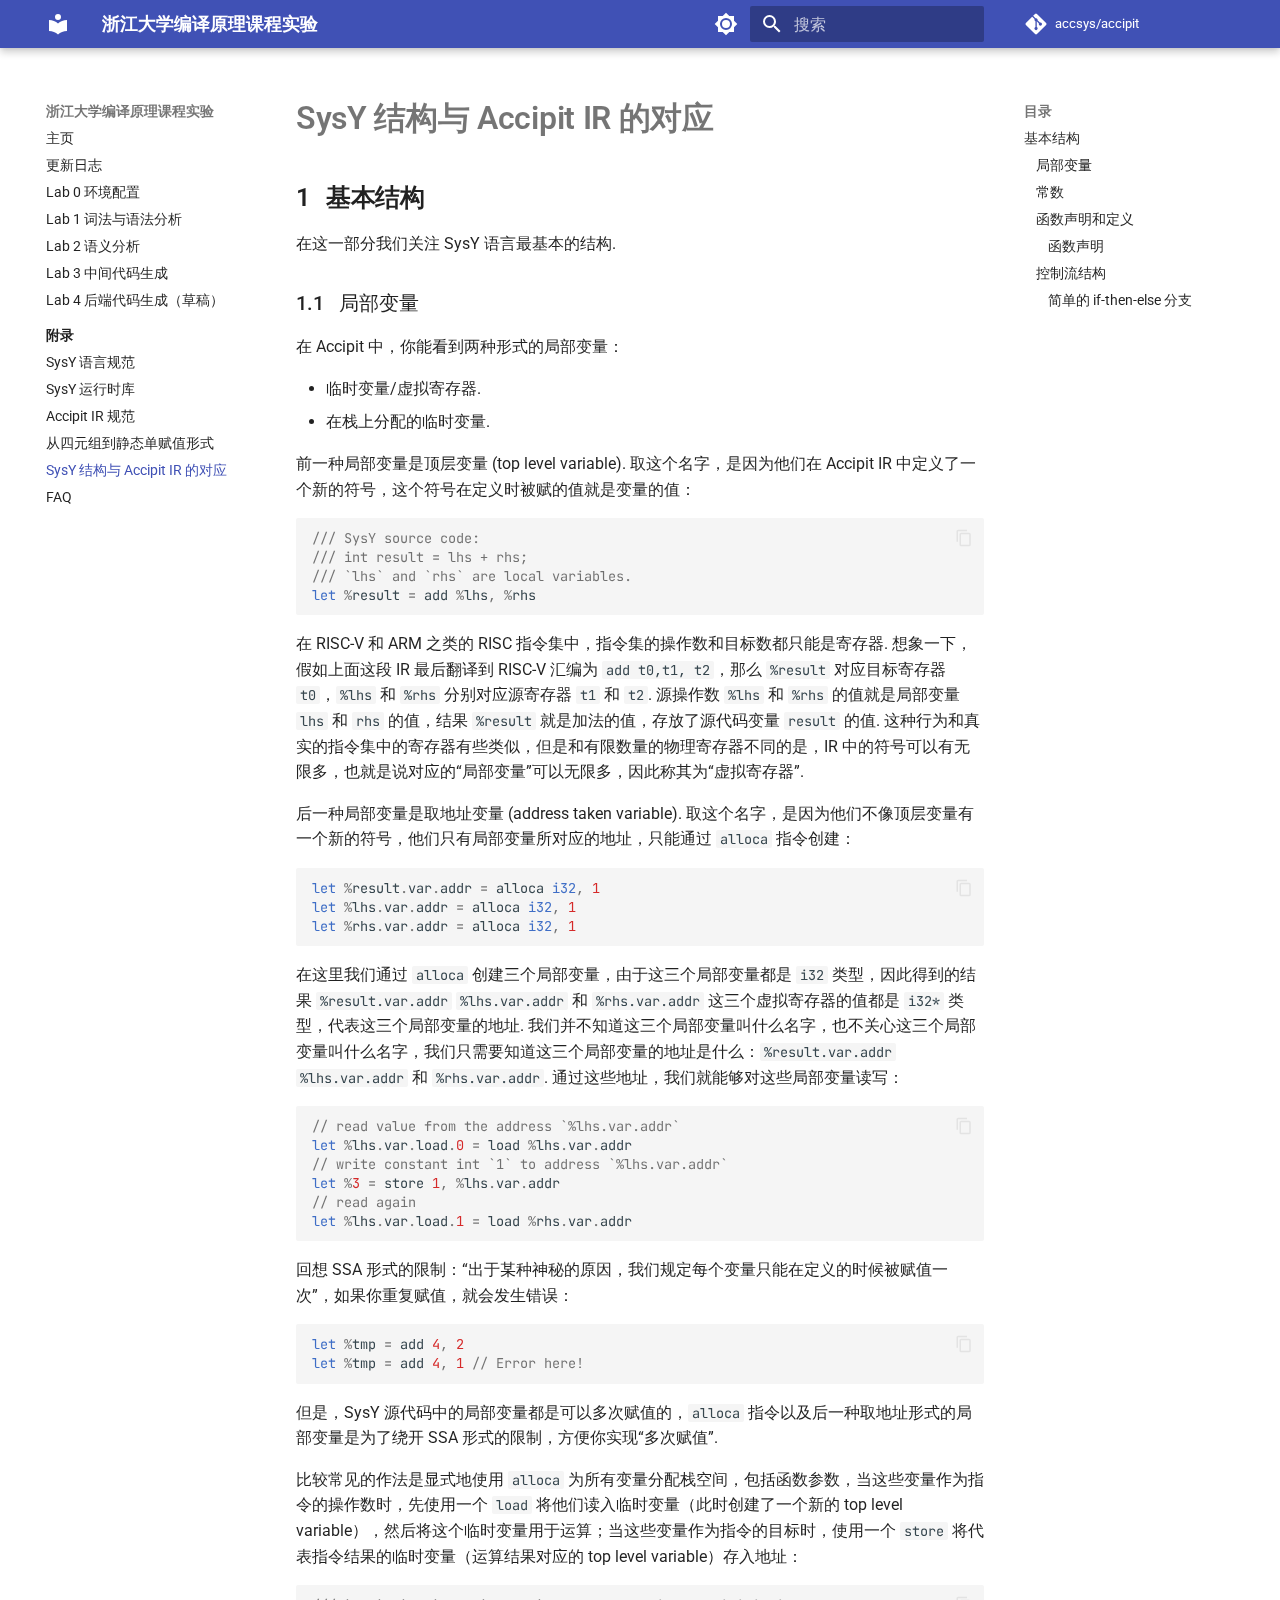
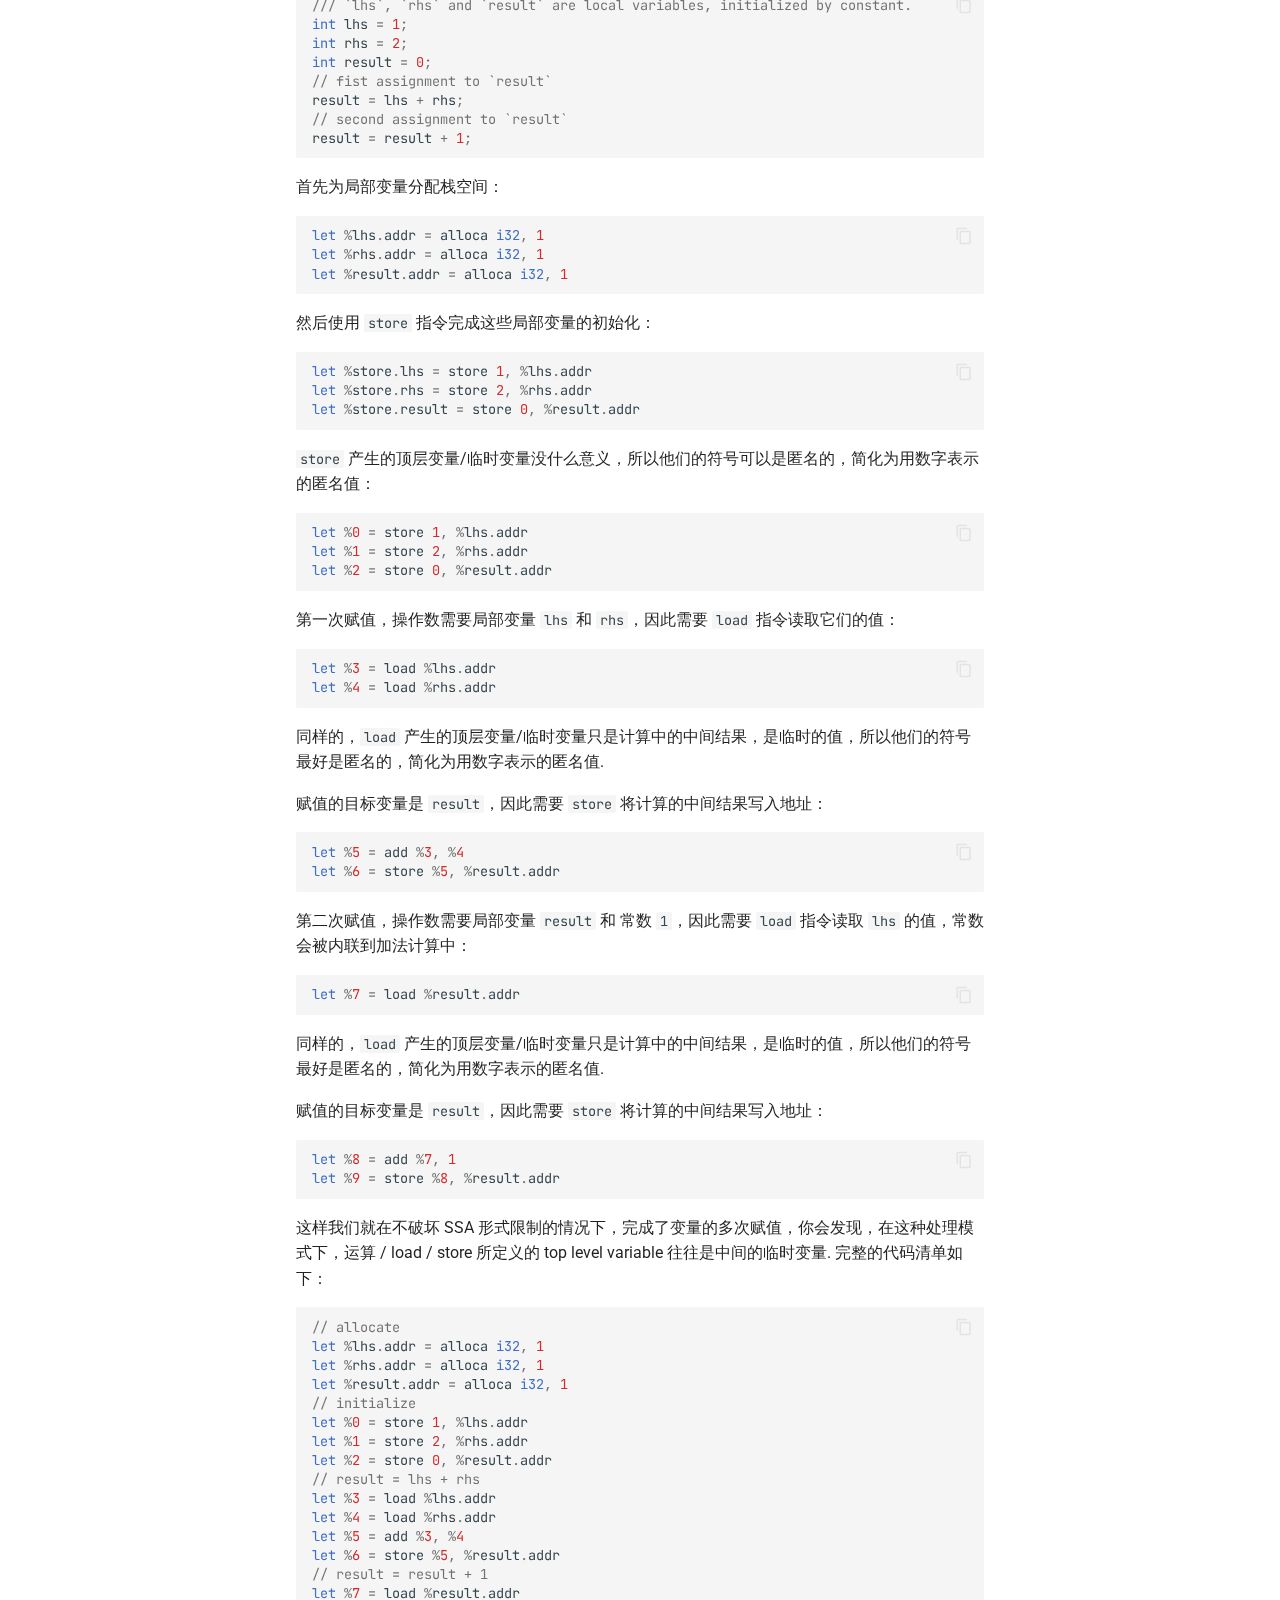
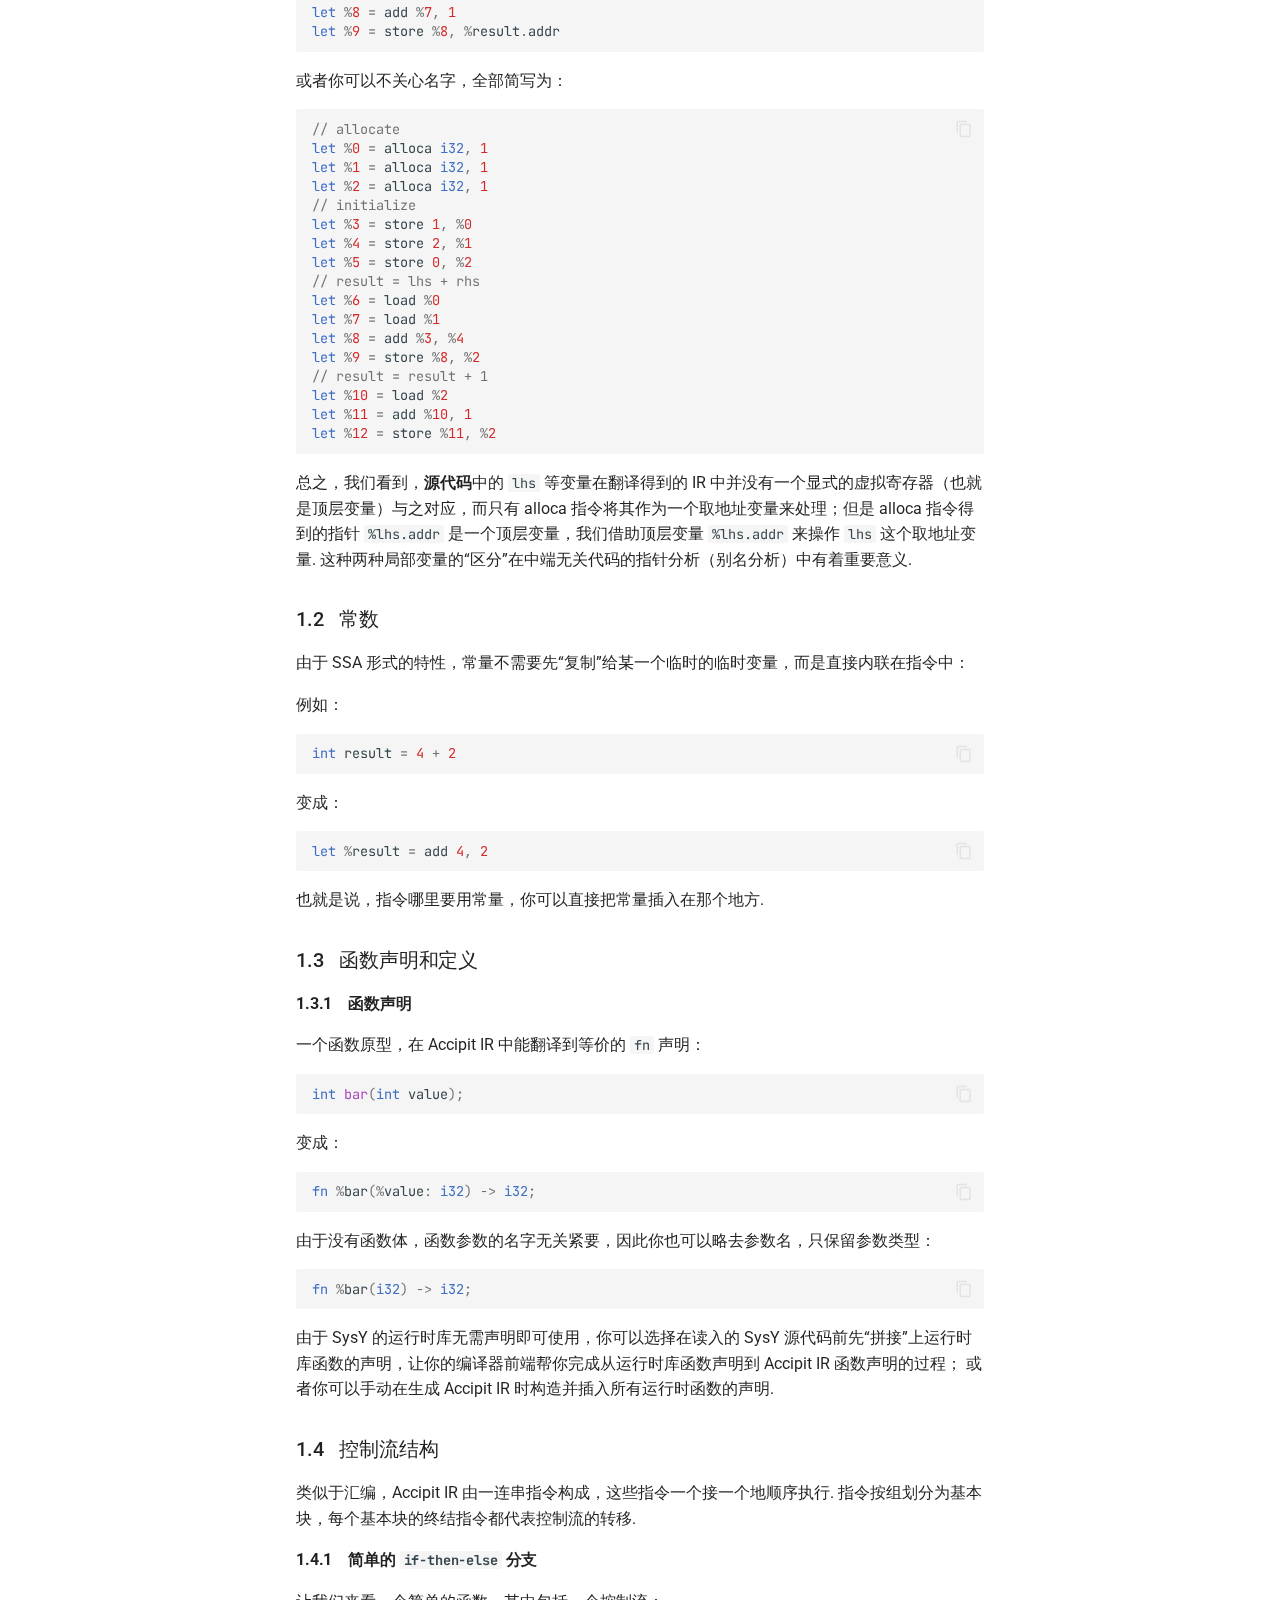
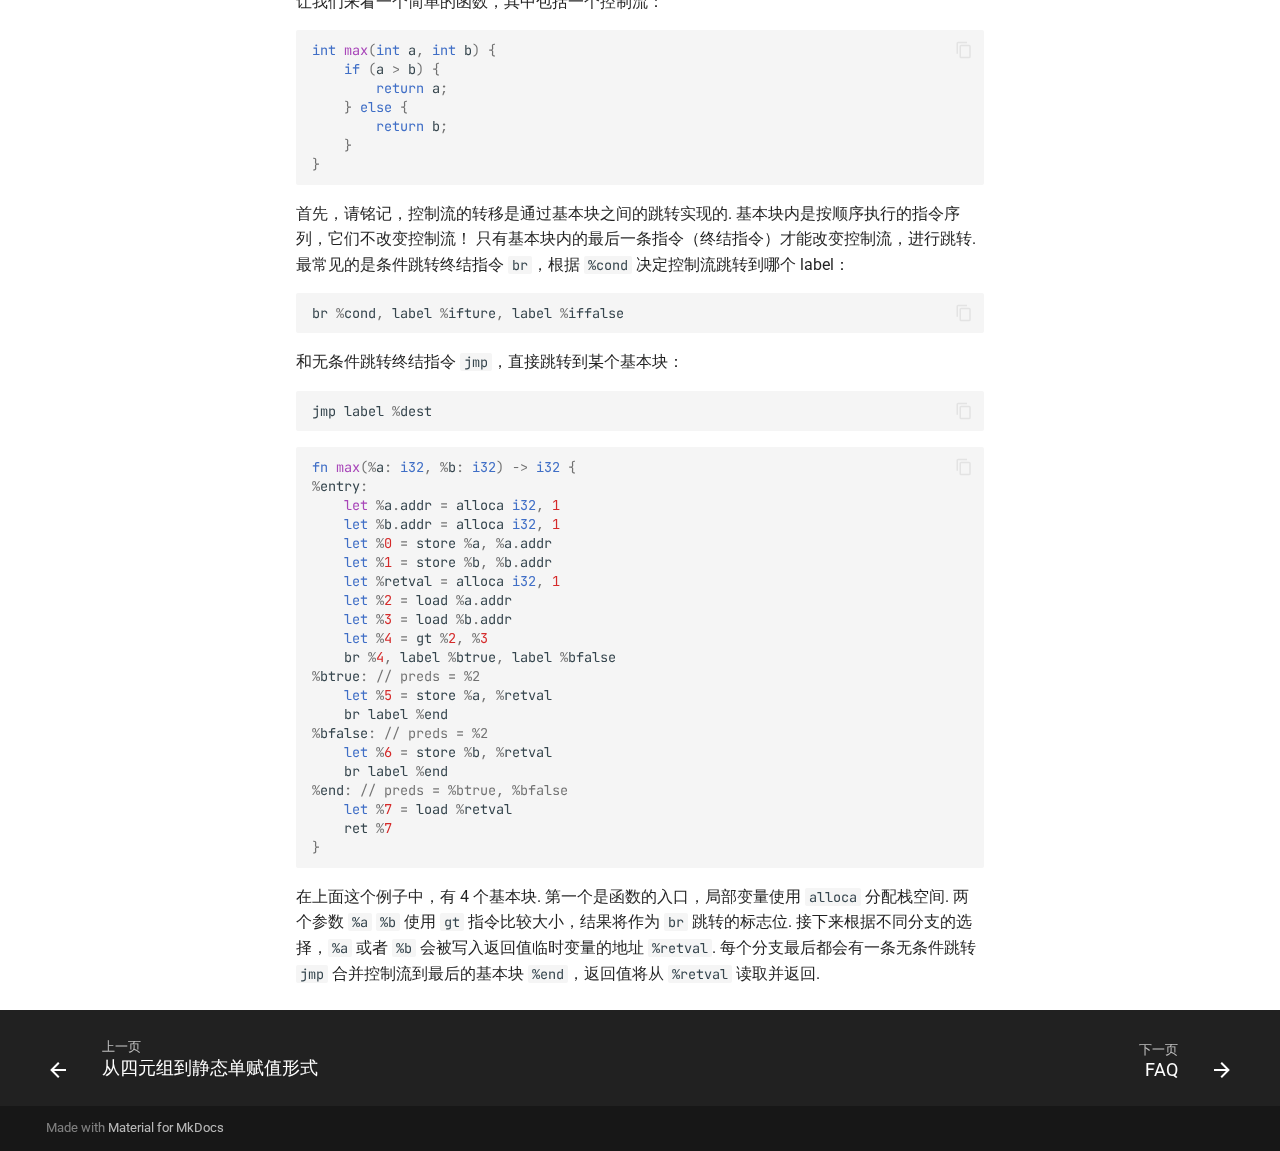
<file: appendix/sysy-accipit-mapping/index.html>
<!doctype html>
<html lang="zh" class="no-js">
  <head>
    
      <meta charset="utf-8">
      <meta name="viewport" content="width=device-width,initial-scale=1">
      
      
      
        <link rel="canonical" href="https://accsys.pages.zjusct.io/accipit/appendix/sysy-accipit-mapping/">
      
      
        <link rel="prev" href="../quads2ssa/">
      
      
        <link rel="next" href="../faq/">
      
      
      <link rel="icon" href="../../images/accsys.png">
      <meta name="generator" content="mkdocs-1.6.0, mkdocs-material-9.5.26">
    
    
      
        <title>SysY 结构与 Accipit IR 的对应 - 浙江大学编译原理课程实验</title>
      
    
    
      <link rel="stylesheet" href="../../assets/stylesheets/main.6543a935.min.css">
      
        
        <link rel="stylesheet" href="../../assets/stylesheets/palette.06af60db.min.css">
      
      


    
    
      
    
    
      
        
        
        <link rel="preconnect" href="https://fonts.gstatic.com" crossorigin>
        <link rel="stylesheet" href="https://fonts.googleapis.com/css?family=Roboto:300,300i,400,400i,700,700i%7CJetBrains+Mono:400,400i,700,700i&display=fallback">
        <style>:root{--md-text-font:"Roboto";--md-code-font:"JetBrains Mono"}</style>
      
    
    
      <link rel="stylesheet" href="https://cdn.tonycrane.cc/utils/katex.min.css">
    
      <link rel="stylesheet" href="https://fonts.googleapis.com/css?family=Roboto:500,500i,600,600i&display=fallback">
    
      <link rel="stylesheet" href="../../css/custom.css">
    
    <script>__md_scope=new URL("../..",location),__md_hash=e=>[...e].reduce((e,_)=>(e<<5)-e+_.charCodeAt(0),0),__md_get=(e,_=localStorage,t=__md_scope)=>JSON.parse(_.getItem(t.pathname+"."+e)),__md_set=(e,_,t=localStorage,a=__md_scope)=>{try{t.setItem(a.pathname+"."+e,JSON.stringify(_))}catch(e){}}</script>
    
      

    
    
    
  </head>
  
  
    
    
      
    
    
    
    
    <body dir="ltr" data-md-color-scheme="default" data-md-color-primary="indigo" data-md-color-accent="indigo">
  
    
    <input class="md-toggle" data-md-toggle="drawer" type="checkbox" id="__drawer" autocomplete="off">
    <input class="md-toggle" data-md-toggle="search" type="checkbox" id="__search" autocomplete="off">
    <label class="md-overlay" for="__drawer"></label>
    <div data-md-component="skip">
      
        
        <a href="#sysy-accipit-ir" class="md-skip">
          跳转至
        </a>
      
    </div>
    <div data-md-component="announce">
      
    </div>
    
    
      

  

<header class="md-header md-header--shadow" data-md-component="header">
  <nav class="md-header__inner md-grid" aria-label="页眉">
    <a href="../.." title="浙江大学编译原理课程实验" class="md-header__button md-logo" aria-label="浙江大学编译原理课程实验" data-md-component="logo">
      
  
  <svg xmlns="http://www.w3.org/2000/svg" viewBox="0 0 24 24"><path d="M12 8a3 3 0 0 0 3-3 3 3 0 0 0-3-3 3 3 0 0 0-3 3 3 3 0 0 0 3 3m0 3.54C9.64 9.35 6.5 8 3 8v11c3.5 0 6.64 1.35 9 3.54 2.36-2.19 5.5-3.54 9-3.54V8c-3.5 0-6.64 1.35-9 3.54Z"/></svg>

    </a>
    <label class="md-header__button md-icon" for="__drawer">
      
      <svg xmlns="http://www.w3.org/2000/svg" viewBox="0 0 24 24"><path d="M3 6h18v2H3V6m0 5h18v2H3v-2m0 5h18v2H3v-2Z"/></svg>
    </label>
    <div class="md-header__title" data-md-component="header-title">
      <div class="md-header__ellipsis">
        <div class="md-header__topic">
          <span class="md-ellipsis">
            浙江大学编译原理课程实验
          </span>
        </div>
        <div class="md-header__topic" data-md-component="header-topic">
          <span class="md-ellipsis">
            
              SysY 结构与 Accipit IR 的对应
            
          </span>
        </div>
      </div>
    </div>
    
      
        <form class="md-header__option" data-md-component="palette">
  
    
    
    
    <input class="md-option" data-md-color-media="(prefers-color-scheme: light)" data-md-color-scheme="default" data-md-color-primary="indigo" data-md-color-accent="indigo"  aria-label="Switch to dark mode"  type="radio" name="__palette" id="__palette_0">
    
      <label class="md-header__button md-icon" title="Switch to dark mode" for="__palette_1" hidden>
        <svg xmlns="http://www.w3.org/2000/svg" viewBox="0 0 24 24"><path d="M12 8a4 4 0 0 0-4 4 4 4 0 0 0 4 4 4 4 0 0 0 4-4 4 4 0 0 0-4-4m0 10a6 6 0 0 1-6-6 6 6 0 0 1 6-6 6 6 0 0 1 6 6 6 6 0 0 1-6 6m8-9.31V4h-4.69L12 .69 8.69 4H4v4.69L.69 12 4 15.31V20h4.69L12 23.31 15.31 20H20v-4.69L23.31 12 20 8.69Z"/></svg>
      </label>
    
  
    
    
    
    <input class="md-option" data-md-color-media="(prefers-color-scheme: dark)" data-md-color-scheme="slate" data-md-color-primary="indigo" data-md-color-accent="indigo"  aria-label="Switch to light mode"  type="radio" name="__palette" id="__palette_1">
    
      <label class="md-header__button md-icon" title="Switch to light mode" for="__palette_0" hidden>
        <svg xmlns="http://www.w3.org/2000/svg" viewBox="0 0 24 24"><path d="M12 18c-.89 0-1.74-.2-2.5-.55C11.56 16.5 13 14.42 13 12c0-2.42-1.44-4.5-3.5-5.45C10.26 6.2 11.11 6 12 6a6 6 0 0 1 6 6 6 6 0 0 1-6 6m8-9.31V4h-4.69L12 .69 8.69 4H4v4.69L.69 12 4 15.31V20h4.69L12 23.31 15.31 20H20v-4.69L23.31 12 20 8.69Z"/></svg>
      </label>
    
  
</form>
      
    
    
      <script>var media,input,key,value,palette=__md_get("__palette");if(palette&&palette.color){"(prefers-color-scheme)"===palette.color.media&&(media=matchMedia("(prefers-color-scheme: light)"),input=document.querySelector(media.matches?"[data-md-color-media='(prefers-color-scheme: light)']":"[data-md-color-media='(prefers-color-scheme: dark)']"),palette.color.media=input.getAttribute("data-md-color-media"),palette.color.scheme=input.getAttribute("data-md-color-scheme"),palette.color.primary=input.getAttribute("data-md-color-primary"),palette.color.accent=input.getAttribute("data-md-color-accent"));for([key,value]of Object.entries(palette.color))document.body.setAttribute("data-md-color-"+key,value)}</script>
    
    
    
      <label class="md-header__button md-icon" for="__search">
        
        <svg xmlns="http://www.w3.org/2000/svg" viewBox="0 0 24 24"><path d="M9.5 3A6.5 6.5 0 0 1 16 9.5c0 1.61-.59 3.09-1.56 4.23l.27.27h.79l5 5-1.5 1.5-5-5v-.79l-.27-.27A6.516 6.516 0 0 1 9.5 16 6.5 6.5 0 0 1 3 9.5 6.5 6.5 0 0 1 9.5 3m0 2C7 5 5 7 5 9.5S7 14 9.5 14 14 12 14 9.5 12 5 9.5 5Z"/></svg>
      </label>
      <div class="md-search" data-md-component="search" role="dialog">
  <label class="md-search__overlay" for="__search"></label>
  <div class="md-search__inner" role="search">
    <form class="md-search__form" name="search">
      <input type="text" class="md-search__input" name="query" aria-label="搜索" placeholder="搜索" autocapitalize="off" autocorrect="off" autocomplete="off" spellcheck="false" data-md-component="search-query" required>
      <label class="md-search__icon md-icon" for="__search">
        
        <svg xmlns="http://www.w3.org/2000/svg" viewBox="0 0 24 24"><path d="M9.5 3A6.5 6.5 0 0 1 16 9.5c0 1.61-.59 3.09-1.56 4.23l.27.27h.79l5 5-1.5 1.5-5-5v-.79l-.27-.27A6.516 6.516 0 0 1 9.5 16 6.5 6.5 0 0 1 3 9.5 6.5 6.5 0 0 1 9.5 3m0 2C7 5 5 7 5 9.5S7 14 9.5 14 14 12 14 9.5 12 5 9.5 5Z"/></svg>
        
        <svg xmlns="http://www.w3.org/2000/svg" viewBox="0 0 24 24"><path d="M20 11v2H8l5.5 5.5-1.42 1.42L4.16 12l7.92-7.92L13.5 5.5 8 11h12Z"/></svg>
      </label>
      <nav class="md-search__options" aria-label="查找">
        
        <button type="reset" class="md-search__icon md-icon" title="清空当前内容" aria-label="清空当前内容" tabindex="-1">
          
          <svg xmlns="http://www.w3.org/2000/svg" viewBox="0 0 24 24"><path d="M19 6.41 17.59 5 12 10.59 6.41 5 5 6.41 10.59 12 5 17.59 6.41 19 12 13.41 17.59 19 19 17.59 13.41 12 19 6.41Z"/></svg>
        </button>
      </nav>
      
    </form>
    <div class="md-search__output">
      <div class="md-search__scrollwrap" tabindex="0" data-md-scrollfix>
        <div class="md-search-result" data-md-component="search-result">
          <div class="md-search-result__meta">
            正在初始化搜索引擎
          </div>
          <ol class="md-search-result__list" role="presentation"></ol>
        </div>
      </div>
    </div>
  </div>
</div>
    
    
      <div class="md-header__source">
        <a href="https://git.zju.edu.cn/accsys/accipit" title="前往仓库" class="md-source" data-md-component="source">
  <div class="md-source__icon md-icon">
    
    <svg xmlns="http://www.w3.org/2000/svg" viewBox="0 0 448 512"><!--! Font Awesome Free 6.5.2 by @fontawesome - https://fontawesome.com License - https://fontawesome.com/license/free (Icons: CC BY 4.0, Fonts: SIL OFL 1.1, Code: MIT License) Copyright 2024 Fonticons, Inc.--><path d="M439.55 236.05 244 40.45a28.87 28.87 0 0 0-40.81 0l-40.66 40.63 51.52 51.52c27.06-9.14 52.68 16.77 43.39 43.68l49.66 49.66c34.23-11.8 61.18 31 35.47 56.69-26.49 26.49-70.21-2.87-56-37.34L240.22 199v121.85c25.3 12.54 22.26 41.85 9.08 55a34.34 34.34 0 0 1-48.55 0c-17.57-17.6-11.07-46.91 11.25-56v-123c-20.8-8.51-24.6-30.74-18.64-45L142.57 101 8.45 235.14a28.86 28.86 0 0 0 0 40.81l195.61 195.6a28.86 28.86 0 0 0 40.8 0l194.69-194.69a28.86 28.86 0 0 0 0-40.81z"/></svg>
  </div>
  <div class="md-source__repository">
    accsys/accipit
  </div>
</a>
      </div>
    
  </nav>
  
</header>
    
    <div class="md-container" data-md-component="container">
      
      
        
          
        
      
      <main class="md-main" data-md-component="main">
        <div class="md-main__inner md-grid">
          
            
              
              <div class="md-sidebar md-sidebar--primary" data-md-component="sidebar" data-md-type="navigation" >
                <div class="md-sidebar__scrollwrap">
                  <div class="md-sidebar__inner">
                    



<nav class="md-nav md-nav--primary" aria-label="导航栏" data-md-level="0">
  <label class="md-nav__title" for="__drawer">
    <a href="../.." title="浙江大学编译原理课程实验" class="md-nav__button md-logo" aria-label="浙江大学编译原理课程实验" data-md-component="logo">
      
  
  <svg xmlns="http://www.w3.org/2000/svg" viewBox="0 0 24 24"><path d="M12 8a3 3 0 0 0 3-3 3 3 0 0 0-3-3 3 3 0 0 0-3 3 3 3 0 0 0 3 3m0 3.54C9.64 9.35 6.5 8 3 8v11c3.5 0 6.64 1.35 9 3.54 2.36-2.19 5.5-3.54 9-3.54V8c-3.5 0-6.64 1.35-9 3.54Z"/></svg>

    </a>
    浙江大学编译原理课程实验
  </label>
  
    <div class="md-nav__source">
      <a href="https://git.zju.edu.cn/accsys/accipit" title="前往仓库" class="md-source" data-md-component="source">
  <div class="md-source__icon md-icon">
    
    <svg xmlns="http://www.w3.org/2000/svg" viewBox="0 0 448 512"><!--! Font Awesome Free 6.5.2 by @fontawesome - https://fontawesome.com License - https://fontawesome.com/license/free (Icons: CC BY 4.0, Fonts: SIL OFL 1.1, Code: MIT License) Copyright 2024 Fonticons, Inc.--><path d="M439.55 236.05 244 40.45a28.87 28.87 0 0 0-40.81 0l-40.66 40.63 51.52 51.52c27.06-9.14 52.68 16.77 43.39 43.68l49.66 49.66c34.23-11.8 61.18 31 35.47 56.69-26.49 26.49-70.21-2.87-56-37.34L240.22 199v121.85c25.3 12.54 22.26 41.85 9.08 55a34.34 34.34 0 0 1-48.55 0c-17.57-17.6-11.07-46.91 11.25-56v-123c-20.8-8.51-24.6-30.74-18.64-45L142.57 101 8.45 235.14a28.86 28.86 0 0 0 0 40.81l195.61 195.6a28.86 28.86 0 0 0 40.8 0l194.69-194.69a28.86 28.86 0 0 0 0-40.81z"/></svg>
  </div>
  <div class="md-source__repository">
    accsys/accipit
  </div>
</a>
    </div>
  
  <ul class="md-nav__list" data-md-scrollfix>
    
      
      
  
  
  
  
    <li class="md-nav__item">
      <a href="../.." class="md-nav__link">
        
  
  <span class="md-ellipsis">
    主页
  </span>
  

      </a>
    </li>
  

    
      
      
  
  
  
  
    <li class="md-nav__item">
      <a href="../../changelog/" class="md-nav__link">
        
  
  <span class="md-ellipsis">
    更新日志
  </span>
  

      </a>
    </li>
  

    
      
      
  
  
  
  
    <li class="md-nav__item">
      <a href="../../environment/" class="md-nav__link">
        
  
  <span class="md-ellipsis">
    Lab 0 环境配置
  </span>
  

      </a>
    </li>
  

    
      
      
  
  
  
  
    <li class="md-nav__item">
      <a href="../../syntax/" class="md-nav__link">
        
  
  <span class="md-ellipsis">
    Lab 1 词法与语法分析
  </span>
  

      </a>
    </li>
  

    
      
      
  
  
  
  
    <li class="md-nav__item">
      <a href="../../semantics/" class="md-nav__link">
        
  
  <span class="md-ellipsis">
    Lab 2 语义分析
  </span>
  

      </a>
    </li>
  

    
      
      
  
  
  
  
    <li class="md-nav__item">
      <a href="../../middle-ir-gen/" class="md-nav__link">
        
  
  <span class="md-ellipsis">
    Lab 3 中间代码生成
  </span>
  

      </a>
    </li>
  

    
      
      
  
  
  
  
    <li class="md-nav__item">
      <a href="../../backend/" class="md-nav__link">
        
  
  <span class="md-ellipsis">
    Lab 4 后端代码生成（草稿）
  </span>
  

      </a>
    </li>
  

    
      
      
  
  
    
  
  
  
    
    
      
        
          
        
      
        
      
        
      
        
      
        
      
        
      
        
      
    
    
      
        
        
      
    
    
    <li class="md-nav__item md-nav__item--active md-nav__item--section md-nav__item--nested">
      
        
        
        <input class="md-nav__toggle md-toggle " type="checkbox" id="__nav_8" checked>
        
          
          
          <div class="md-nav__link md-nav__container">
            <a href="../" class="md-nav__link ">
              
  
  <span class="md-ellipsis">
    附录
  </span>
  

            </a>
            
              
              <label class="md-nav__link " for="__nav_8" id="__nav_8_label" tabindex="">
                <span class="md-nav__icon md-icon"></span>
              </label>
            
          </div>
        
        <nav class="md-nav" data-md-level="1" aria-labelledby="__nav_8_label" aria-expanded="true">
          <label class="md-nav__title" for="__nav_8">
            <span class="md-nav__icon md-icon"></span>
            附录
          </label>
          <ul class="md-nav__list" data-md-scrollfix>
            
              
            
              
                
  
  
  
  
    <li class="md-nav__item">
      <a href="../sysy-spec/" class="md-nav__link">
        
  
  <span class="md-ellipsis">
    SysY 语言规范
  </span>
  

      </a>
    </li>
  

              
            
              
                
  
  
  
  
    <li class="md-nav__item">
      <a href="../sysy-runtime/" class="md-nav__link">
        
  
  <span class="md-ellipsis">
    SysY 运行时库
  </span>
  

      </a>
    </li>
  

              
            
              
                
  
  
  
  
    <li class="md-nav__item">
      <a href="../accipit-spec/" class="md-nav__link">
        
  
  <span class="md-ellipsis">
    Accipit IR 规范
  </span>
  

      </a>
    </li>
  

              
            
              
                
  
  
  
  
    <li class="md-nav__item">
      <a href="../quads2ssa/" class="md-nav__link">
        
  
  <span class="md-ellipsis">
    从四元组到静态单赋值形式
  </span>
  

      </a>
    </li>
  

              
            
              
                
  
  
    
  
  
  
    <li class="md-nav__item md-nav__item--active">
      
      <input class="md-nav__toggle md-toggle" type="checkbox" id="__toc">
      
      
        
      
      
        <label class="md-nav__link md-nav__link--active" for="__toc">
          
  
  <span class="md-ellipsis">
    SysY 结构与 Accipit IR 的对应
  </span>
  

          <span class="md-nav__icon md-icon"></span>
        </label>
      
      <a href="./" class="md-nav__link md-nav__link--active">
        
  
  <span class="md-ellipsis">
    SysY 结构与 Accipit IR 的对应
  </span>
  

      </a>
      
        

<nav class="md-nav md-nav--secondary" aria-label="目录">
  
  
  
    
  
  
    <label class="md-nav__title" for="__toc">
      <span class="md-nav__icon md-icon"></span>
      目录
    </label>
    <ul class="md-nav__list" data-md-component="toc" data-md-scrollfix>
      
        <li class="md-nav__item">
  <a href="#_1" class="md-nav__link">
    <span class="md-ellipsis">
      基本结构
    </span>
  </a>
  
    <nav class="md-nav" aria-label="基本结构">
      <ul class="md-nav__list">
        
          <li class="md-nav__item">
  <a href="#_2" class="md-nav__link">
    <span class="md-ellipsis">
      局部变量
    </span>
  </a>
  
</li>
        
          <li class="md-nav__item">
  <a href="#_3" class="md-nav__link">
    <span class="md-ellipsis">
      常数
    </span>
  </a>
  
</li>
        
          <li class="md-nav__item">
  <a href="#_4" class="md-nav__link">
    <span class="md-ellipsis">
      函数声明和定义
    </span>
  </a>
  
    <nav class="md-nav" aria-label="函数声明和定义">
      <ul class="md-nav__list">
        
          <li class="md-nav__item">
  <a href="#_5" class="md-nav__link">
    <span class="md-ellipsis">
      函数声明
    </span>
  </a>
  
</li>
        
      </ul>
    </nav>
  
</li>
        
          <li class="md-nav__item">
  <a href="#_6" class="md-nav__link">
    <span class="md-ellipsis">
      控制流结构
    </span>
  </a>
  
    <nav class="md-nav" aria-label="控制流结构">
      <ul class="md-nav__list">
        
          <li class="md-nav__item">
  <a href="#if-then-else" class="md-nav__link">
    <span class="md-ellipsis">
      简单的 if-then-else 分支
    </span>
  </a>
  
</li>
        
      </ul>
    </nav>
  
</li>
        
      </ul>
    </nav>
  
</li>
      
    </ul>
  
</nav>
      
    </li>
  

              
            
              
                
  
  
  
  
    <li class="md-nav__item">
      <a href="../faq/" class="md-nav__link">
        
  
  <span class="md-ellipsis">
    FAQ
  </span>
  

      </a>
    </li>
  

              
            
          </ul>
        </nav>
      
    </li>
  

    
  </ul>
</nav>
                  </div>
                </div>
              </div>
            
            
              
              <div class="md-sidebar md-sidebar--secondary" data-md-component="sidebar" data-md-type="toc" >
                <div class="md-sidebar__scrollwrap">
                  <div class="md-sidebar__inner">
                    

<nav class="md-nav md-nav--secondary" aria-label="目录">
  
  
  
    
  
  
    <label class="md-nav__title" for="__toc">
      <span class="md-nav__icon md-icon"></span>
      目录
    </label>
    <ul class="md-nav__list" data-md-component="toc" data-md-scrollfix>
      
        <li class="md-nav__item">
  <a href="#_1" class="md-nav__link">
    <span class="md-ellipsis">
      基本结构
    </span>
  </a>
  
    <nav class="md-nav" aria-label="基本结构">
      <ul class="md-nav__list">
        
          <li class="md-nav__item">
  <a href="#_2" class="md-nav__link">
    <span class="md-ellipsis">
      局部变量
    </span>
  </a>
  
</li>
        
          <li class="md-nav__item">
  <a href="#_3" class="md-nav__link">
    <span class="md-ellipsis">
      常数
    </span>
  </a>
  
</li>
        
          <li class="md-nav__item">
  <a href="#_4" class="md-nav__link">
    <span class="md-ellipsis">
      函数声明和定义
    </span>
  </a>
  
    <nav class="md-nav" aria-label="函数声明和定义">
      <ul class="md-nav__list">
        
          <li class="md-nav__item">
  <a href="#_5" class="md-nav__link">
    <span class="md-ellipsis">
      函数声明
    </span>
  </a>
  
</li>
        
      </ul>
    </nav>
  
</li>
        
          <li class="md-nav__item">
  <a href="#_6" class="md-nav__link">
    <span class="md-ellipsis">
      控制流结构
    </span>
  </a>
  
    <nav class="md-nav" aria-label="控制流结构">
      <ul class="md-nav__list">
        
          <li class="md-nav__item">
  <a href="#if-then-else" class="md-nav__link">
    <span class="md-ellipsis">
      简单的 if-then-else 分支
    </span>
  </a>
  
</li>
        
      </ul>
    </nav>
  
</li>
        
      </ul>
    </nav>
  
</li>
      
    </ul>
  
</nav>
                  </div>
                </div>
              </div>
            
          
          
            <div class="md-content" data-md-component="content">
              <article class="md-content__inner md-typeset">
                
                  


<h1 id="sysy-accipit-ir">SysY 结构与 Accipit IR 的对应<a class="headerlink" href="#sysy-accipit-ir" title="Permanent link">&para;</a></h1>
<h2 id="_1">基本结构<a class="headerlink" href="#_1" title="Permanent link">&para;</a></h2>
<p>在这一部分我们关注 SysY 语言最基本的结构.</p>
<h3 id="_2">局部变量<a class="headerlink" href="#_2" title="Permanent link">&para;</a></h3>
<p>在 Accipit 中，你能看到两种形式的局部变量：</p>
<ul>
<li>临时变量/虚拟寄存器.</li>
<li>在栈上分配的临时变量.</li>
</ul>
<p>前一种局部变量是顶层变量 (top level variable).
取这个名字，是因为他们在 Accipit IR 中定义了一个新的符号，这个符号在定义时被赋的值就是变量的值：</p>
<div class="highlight"><pre><span></span><code><a id="__codelineno-0-1" name="__codelineno-0-1" href="#__codelineno-0-1"></a><span class="sd">/// SysY source code:</span>
<a id="__codelineno-0-2" name="__codelineno-0-2" href="#__codelineno-0-2"></a><span class="sd">/// int result = lhs + rhs;</span>
<a id="__codelineno-0-3" name="__codelineno-0-3" href="#__codelineno-0-3"></a><span class="sd">/// `lhs` and `rhs` are local variables.</span>
<a id="__codelineno-0-4" name="__codelineno-0-4" href="#__codelineno-0-4"></a><span class="kd">let</span><span class="w"> </span><span class="o">%</span><span class="n">result</span><span class="w"> </span><span class="o">=</span><span class="w"> </span><span class="n">add</span><span class="w"> </span><span class="o">%</span><span class="n">lhs</span><span class="p">,</span><span class="w"> </span><span class="o">%</span><span class="n">rhs</span>
</code></pre></div>
<p>在 RISC-V 和 ARM 之类的 RISC 指令集中，指令集的操作数和目标数都只能是寄存器.
想象一下，假如上面这段 IR 最后翻译到 RISC-V 汇编为 <code>add t0,t1, t2</code>，那么 <code>%result</code> 对应目标寄存器 <code>t0</code>，<code>%lhs</code> 和 <code>%rhs</code> 分别对应源寄存器 <code>t1</code> 和 <code>t2</code>.
源操作数 <code>%lhs</code> 和 <code>%rhs</code> 的值就是局部变量 <code>lhs</code> 和 <code>rhs</code> 的值，结果 <code>%result</code> 就是加法的值，存放了源代码变量 <code>result</code> 的值.
这种行为和真实的指令集中的寄存器有些类似，但是和有限数量的物理寄存器不同的是，IR 中的符号可以有无限多，也就是说对应的“局部变量”可以无限多，因此称其为“虚拟寄存器”.</p>
<p>后一种局部变量是取地址变量 (address taken variable).
取这个名字，是因为他们不像顶层变量有一个新的符号，他们只有局部变量所对应的地址，只能通过 <code>alloca</code> 指令创建：</p>
<div class="highlight"><pre><span></span><code><a id="__codelineno-1-1" name="__codelineno-1-1" href="#__codelineno-1-1"></a><span class="kd">let</span><span class="w"> </span><span class="o">%</span><span class="n">result</span><span class="p">.</span><span class="n">var</span><span class="p">.</span><span class="n">addr</span><span class="w"> </span><span class="o">=</span><span class="w"> </span><span class="n">alloca</span><span class="w"> </span><span class="kt">i32</span><span class="p">,</span><span class="w"> </span><span class="mi">1</span>
<a id="__codelineno-1-2" name="__codelineno-1-2" href="#__codelineno-1-2"></a><span class="kd">let</span><span class="w"> </span><span class="o">%</span><span class="n">lhs</span><span class="p">.</span><span class="n">var</span><span class="p">.</span><span class="n">addr</span><span class="w"> </span><span class="o">=</span><span class="w"> </span><span class="n">alloca</span><span class="w"> </span><span class="kt">i32</span><span class="p">,</span><span class="w"> </span><span class="mi">1</span>
<a id="__codelineno-1-3" name="__codelineno-1-3" href="#__codelineno-1-3"></a><span class="kd">let</span><span class="w"> </span><span class="o">%</span><span class="n">rhs</span><span class="p">.</span><span class="n">var</span><span class="p">.</span><span class="n">addr</span><span class="w"> </span><span class="o">=</span><span class="w"> </span><span class="n">alloca</span><span class="w"> </span><span class="kt">i32</span><span class="p">,</span><span class="w"> </span><span class="mi">1</span>
</code></pre></div>
<p>在这里我们通过 <code>alloca</code> 创建三个局部变量，由于这三个局部变量都是 <code>i32</code> 类型，因此得到的结果 <code>%result.var.addr</code> <code>%lhs.var.addr</code> 和 <code>%rhs.var.addr</code> 这三个虚拟寄存器的值都是 <code>i32*</code> 类型，代表这三个局部变量的地址.
我们并不知道这三个局部变量叫什么名字，也不关心这三个局部变量叫什么名字，我们只需要知道这三个局部变量的地址是什么：<code>%result.var.addr</code> <code>%lhs.var.addr</code> 和 <code>%rhs.var.addr</code>.
通过这些地址，我们就能够对这些局部变量读写：</p>
<div class="highlight"><pre><span></span><code><a id="__codelineno-2-1" name="__codelineno-2-1" href="#__codelineno-2-1"></a><span class="c1">// read value from the address `%lhs.var.addr`</span>
<a id="__codelineno-2-2" name="__codelineno-2-2" href="#__codelineno-2-2"></a><span class="kd">let</span><span class="w"> </span><span class="o">%</span><span class="n">lhs</span><span class="p">.</span><span class="n">var</span><span class="p">.</span><span class="n">load</span><span class="p">.</span><span class="mi">0</span><span class="w"> </span><span class="o">=</span><span class="w"> </span><span class="n">load</span><span class="w"> </span><span class="o">%</span><span class="n">lhs</span><span class="p">.</span><span class="n">var</span><span class="p">.</span><span class="n">addr</span>
<a id="__codelineno-2-3" name="__codelineno-2-3" href="#__codelineno-2-3"></a><span class="c1">// write constant int `1` to address `%lhs.var.addr`</span>
<a id="__codelineno-2-4" name="__codelineno-2-4" href="#__codelineno-2-4"></a><span class="kd">let</span><span class="w"> </span><span class="o">%</span><span class="mi">3</span><span class="w"> </span><span class="o">=</span><span class="w"> </span><span class="n">store</span><span class="w"> </span><span class="mi">1</span><span class="p">,</span><span class="w"> </span><span class="o">%</span><span class="n">lhs</span><span class="p">.</span><span class="n">var</span><span class="p">.</span><span class="n">addr</span>
<a id="__codelineno-2-5" name="__codelineno-2-5" href="#__codelineno-2-5"></a><span class="c1">// read again</span>
<a id="__codelineno-2-6" name="__codelineno-2-6" href="#__codelineno-2-6"></a><span class="kd">let</span><span class="w"> </span><span class="o">%</span><span class="n">lhs</span><span class="p">.</span><span class="n">var</span><span class="p">.</span><span class="n">load</span><span class="p">.</span><span class="mi">1</span><span class="w"> </span><span class="o">=</span><span class="w"> </span><span class="n">load</span><span class="w"> </span><span class="o">%</span><span class="n">rhs</span><span class="p">.</span><span class="n">var</span><span class="p">.</span><span class="n">addr</span>
</code></pre></div>
<p>回想 SSA 形式的限制：“出于某种神秘的原因，我们规定每个变量只能在定义的时候被赋值一次”，如果你重复赋值，就会发生错误：</p>
<div class="highlight"><pre><span></span><code><a id="__codelineno-3-1" name="__codelineno-3-1" href="#__codelineno-3-1"></a><span class="kd">let</span><span class="w"> </span><span class="o">%</span><span class="n">tmp</span><span class="w"> </span><span class="o">=</span><span class="w"> </span><span class="n">add</span><span class="w"> </span><span class="mi">4</span><span class="p">,</span><span class="w"> </span><span class="mi">2</span>
<a id="__codelineno-3-2" name="__codelineno-3-2" href="#__codelineno-3-2"></a><span class="kd">let</span><span class="w"> </span><span class="o">%</span><span class="n">tmp</span><span class="w"> </span><span class="o">=</span><span class="w"> </span><span class="n">add</span><span class="w"> </span><span class="mi">4</span><span class="p">,</span><span class="w"> </span><span class="mi">1</span><span class="w"> </span><span class="c1">// Error here!</span>
</code></pre></div>
<p>但是，SysY 源代码中的局部变量都是可以多次赋值的，<code>alloca</code> 指令以及后一种取地址形式的局部变量是为了绕开 SSA 形式的限制，方便你实现“多次赋值”.</p>
<p>比较常见的作法是显式地使用 <code>alloca</code> 为所有变量分配栈空间，包括函数参数，当这些变量作为指令的操作数时，先使用一个 <code>load</code> 将他们读入临时变量（此时创建了一个新的 top level variable），然后将这个临时变量用于运算；当这些变量作为指令的目标时，使用一个 <code>store</code> 将代表指令结果的临时变量（运算结果对应的 top level variable）存入地址：</p>
<div class="highlight"><pre><span></span><code><a id="__codelineno-4-1" name="__codelineno-4-1" href="#__codelineno-4-1"></a><span class="c1">/// `lhs`, `rhs` and `result` are local variables, initialized by constant.</span>
<a id="__codelineno-4-2" name="__codelineno-4-2" href="#__codelineno-4-2"></a><span class="kt">int</span><span class="w"> </span><span class="n">lhs</span><span class="w"> </span><span class="o">=</span><span class="w"> </span><span class="mi">1</span><span class="p">;</span>
<a id="__codelineno-4-3" name="__codelineno-4-3" href="#__codelineno-4-3"></a><span class="kt">int</span><span class="w"> </span><span class="n">rhs</span><span class="w"> </span><span class="o">=</span><span class="w"> </span><span class="mi">2</span><span class="p">;</span>
<a id="__codelineno-4-4" name="__codelineno-4-4" href="#__codelineno-4-4"></a><span class="kt">int</span><span class="w"> </span><span class="n">result</span><span class="w"> </span><span class="o">=</span><span class="w"> </span><span class="mi">0</span><span class="p">;</span>
<a id="__codelineno-4-5" name="__codelineno-4-5" href="#__codelineno-4-5"></a><span class="c1">// fist assignment to `result`</span>
<a id="__codelineno-4-6" name="__codelineno-4-6" href="#__codelineno-4-6"></a><span class="n">result</span><span class="w"> </span><span class="o">=</span><span class="w"> </span><span class="n">lhs</span><span class="w"> </span><span class="o">+</span><span class="w"> </span><span class="n">rhs</span><span class="p">;</span>
<a id="__codelineno-4-7" name="__codelineno-4-7" href="#__codelineno-4-7"></a><span class="c1">// second assignment to `result`</span>
<a id="__codelineno-4-8" name="__codelineno-4-8" href="#__codelineno-4-8"></a><span class="n">result</span><span class="w"> </span><span class="o">=</span><span class="w"> </span><span class="n">result</span><span class="w"> </span><span class="o">+</span><span class="w"> </span><span class="mi">1</span><span class="p">;</span>
</code></pre></div>
<p>首先为局部变量分配栈空间：</p>
<div class="highlight"><pre><span></span><code><a id="__codelineno-5-1" name="__codelineno-5-1" href="#__codelineno-5-1"></a><span class="kd">let</span><span class="w"> </span><span class="o">%</span><span class="n">lhs</span><span class="p">.</span><span class="n">addr</span><span class="w"> </span><span class="o">=</span><span class="w"> </span><span class="n">alloca</span><span class="w"> </span><span class="kt">i32</span><span class="p">,</span><span class="w"> </span><span class="mi">1</span>
<a id="__codelineno-5-2" name="__codelineno-5-2" href="#__codelineno-5-2"></a><span class="kd">let</span><span class="w"> </span><span class="o">%</span><span class="n">rhs</span><span class="p">.</span><span class="n">addr</span><span class="w"> </span><span class="o">=</span><span class="w"> </span><span class="n">alloca</span><span class="w"> </span><span class="kt">i32</span><span class="p">,</span><span class="w"> </span><span class="mi">1</span>
<a id="__codelineno-5-3" name="__codelineno-5-3" href="#__codelineno-5-3"></a><span class="kd">let</span><span class="w"> </span><span class="o">%</span><span class="n">result</span><span class="p">.</span><span class="n">addr</span><span class="w"> </span><span class="o">=</span><span class="w"> </span><span class="n">alloca</span><span class="w"> </span><span class="kt">i32</span><span class="p">,</span><span class="w"> </span><span class="mi">1</span>
</code></pre></div>
<p>然后使用 <code>store</code> 指令完成这些局部变量的初始化：</p>
<div class="highlight"><pre><span></span><code><a id="__codelineno-6-1" name="__codelineno-6-1" href="#__codelineno-6-1"></a><span class="kd">let</span><span class="w"> </span><span class="o">%</span><span class="n">store</span><span class="p">.</span><span class="n">lhs</span><span class="w"> </span><span class="o">=</span><span class="w"> </span><span class="n">store</span><span class="w"> </span><span class="mi">1</span><span class="p">,</span><span class="w"> </span><span class="o">%</span><span class="n">lhs</span><span class="p">.</span><span class="n">addr</span>
<a id="__codelineno-6-2" name="__codelineno-6-2" href="#__codelineno-6-2"></a><span class="kd">let</span><span class="w"> </span><span class="o">%</span><span class="n">store</span><span class="p">.</span><span class="n">rhs</span><span class="w"> </span><span class="o">=</span><span class="w"> </span><span class="n">store</span><span class="w"> </span><span class="mi">2</span><span class="p">,</span><span class="w"> </span><span class="o">%</span><span class="n">rhs</span><span class="p">.</span><span class="n">addr</span>
<a id="__codelineno-6-3" name="__codelineno-6-3" href="#__codelineno-6-3"></a><span class="kd">let</span><span class="w"> </span><span class="o">%</span><span class="n">store</span><span class="p">.</span><span class="n">result</span><span class="w"> </span><span class="o">=</span><span class="w"> </span><span class="n">store</span><span class="w"> </span><span class="mi">0</span><span class="p">,</span><span class="w"> </span><span class="o">%</span><span class="n">result</span><span class="p">.</span><span class="n">addr</span>
</code></pre></div>
<p><code>store</code> 产生的顶层变量/临时变量没什么意义，所以他们的符号可以是匿名的，简化为用数字表示的匿名值：</p>
<div class="highlight"><pre><span></span><code><a id="__codelineno-7-1" name="__codelineno-7-1" href="#__codelineno-7-1"></a><span class="kd">let</span><span class="w"> </span><span class="o">%</span><span class="mi">0</span><span class="w"> </span><span class="o">=</span><span class="w"> </span><span class="n">store</span><span class="w"> </span><span class="mi">1</span><span class="p">,</span><span class="w"> </span><span class="o">%</span><span class="n">lhs</span><span class="p">.</span><span class="n">addr</span>
<a id="__codelineno-7-2" name="__codelineno-7-2" href="#__codelineno-7-2"></a><span class="kd">let</span><span class="w"> </span><span class="o">%</span><span class="mi">1</span><span class="w"> </span><span class="o">=</span><span class="w"> </span><span class="n">store</span><span class="w"> </span><span class="mi">2</span><span class="p">,</span><span class="w"> </span><span class="o">%</span><span class="n">rhs</span><span class="p">.</span><span class="n">addr</span>
<a id="__codelineno-7-3" name="__codelineno-7-3" href="#__codelineno-7-3"></a><span class="kd">let</span><span class="w"> </span><span class="o">%</span><span class="mi">2</span><span class="w"> </span><span class="o">=</span><span class="w"> </span><span class="n">store</span><span class="w"> </span><span class="mi">0</span><span class="p">,</span><span class="w"> </span><span class="o">%</span><span class="n">result</span><span class="p">.</span><span class="n">addr</span>
</code></pre></div>
<p>第一次赋值，操作数需要局部变量 <code>lhs</code> 和 <code>rhs</code>，因此需要 <code>load</code> 指令读取它们的值：</p>
<div class="highlight"><pre><span></span><code><a id="__codelineno-8-1" name="__codelineno-8-1" href="#__codelineno-8-1"></a><span class="kd">let</span><span class="w"> </span><span class="o">%</span><span class="mi">3</span><span class="w"> </span><span class="o">=</span><span class="w"> </span><span class="n">load</span><span class="w"> </span><span class="o">%</span><span class="n">lhs</span><span class="p">.</span><span class="n">addr</span>
<a id="__codelineno-8-2" name="__codelineno-8-2" href="#__codelineno-8-2"></a><span class="kd">let</span><span class="w"> </span><span class="o">%</span><span class="mi">4</span><span class="w"> </span><span class="o">=</span><span class="w"> </span><span class="n">load</span><span class="w"> </span><span class="o">%</span><span class="n">rhs</span><span class="p">.</span><span class="n">addr</span>
</code></pre></div>
<p>同样的，<code>load</code> 产生的顶层变量/临时变量只是计算中的中间结果，是临时的值，所以他们的符号最好是匿名的，简化为用数字表示的匿名值.</p>
<p>赋值的目标变量是 <code>result</code>，因此需要 <code>store</code> 将计算的中间结果写入地址：</p>
<div class="highlight"><pre><span></span><code><a id="__codelineno-9-1" name="__codelineno-9-1" href="#__codelineno-9-1"></a><span class="kd">let</span><span class="w"> </span><span class="o">%</span><span class="mi">5</span><span class="w"> </span><span class="o">=</span><span class="w"> </span><span class="n">add</span><span class="w"> </span><span class="o">%</span><span class="mi">3</span><span class="p">,</span><span class="w"> </span><span class="o">%</span><span class="mi">4</span>
<a id="__codelineno-9-2" name="__codelineno-9-2" href="#__codelineno-9-2"></a><span class="kd">let</span><span class="w"> </span><span class="o">%</span><span class="mi">6</span><span class="w"> </span><span class="o">=</span><span class="w"> </span><span class="n">store</span><span class="w"> </span><span class="o">%</span><span class="mi">5</span><span class="p">,</span><span class="w"> </span><span class="o">%</span><span class="n">result</span><span class="p">.</span><span class="n">addr</span>
</code></pre></div>
<p>第二次赋值，操作数需要局部变量 <code>result</code> 和 常数 <code>1</code>，因此需要 <code>load</code> 指令读取 <code>lhs</code> 的值，常数会被内联到加法计算中：</p>
<div class="highlight"><pre><span></span><code><a id="__codelineno-10-1" name="__codelineno-10-1" href="#__codelineno-10-1"></a><span class="kd">let</span><span class="w"> </span><span class="o">%</span><span class="mi">7</span><span class="w"> </span><span class="o">=</span><span class="w"> </span><span class="n">load</span><span class="w"> </span><span class="o">%</span><span class="n">result</span><span class="p">.</span><span class="n">addr</span>
</code></pre></div>
<p>同样的，<code>load</code> 产生的顶层变量/临时变量只是计算中的中间结果，是临时的值，所以他们的符号最好是匿名的，简化为用数字表示的匿名值.</p>
<p>赋值的目标变量是 <code>result</code>，因此需要 <code>store</code> 将计算的中间结果写入地址：</p>
<div class="highlight"><pre><span></span><code><a id="__codelineno-11-1" name="__codelineno-11-1" href="#__codelineno-11-1"></a><span class="kd">let</span><span class="w"> </span><span class="o">%</span><span class="mi">8</span><span class="w"> </span><span class="o">=</span><span class="w"> </span><span class="n">add</span><span class="w"> </span><span class="o">%</span><span class="mi">7</span><span class="p">,</span><span class="w"> </span><span class="mi">1</span>
<a id="__codelineno-11-2" name="__codelineno-11-2" href="#__codelineno-11-2"></a><span class="kd">let</span><span class="w"> </span><span class="o">%</span><span class="mi">9</span><span class="w"> </span><span class="o">=</span><span class="w"> </span><span class="n">store</span><span class="w"> </span><span class="o">%</span><span class="mi">8</span><span class="p">,</span><span class="w"> </span><span class="o">%</span><span class="n">result</span><span class="p">.</span><span class="n">addr</span>
</code></pre></div>
<p>这样我们就在不破坏 SSA 形式限制的情况下，完成了变量的多次赋值，你会发现，在这种处理模式下，运算 / load / store 所定义的 top level variable 往往是中间的临时变量.
完整的代码清单如下：</p>
<div class="highlight"><pre><span></span><code><a id="__codelineno-12-1" name="__codelineno-12-1" href="#__codelineno-12-1"></a><span class="c1">// allocate</span>
<a id="__codelineno-12-2" name="__codelineno-12-2" href="#__codelineno-12-2"></a><span class="kd">let</span><span class="w"> </span><span class="o">%</span><span class="n">lhs</span><span class="p">.</span><span class="n">addr</span><span class="w"> </span><span class="o">=</span><span class="w"> </span><span class="n">alloca</span><span class="w"> </span><span class="kt">i32</span><span class="p">,</span><span class="w"> </span><span class="mi">1</span>
<a id="__codelineno-12-3" name="__codelineno-12-3" href="#__codelineno-12-3"></a><span class="kd">let</span><span class="w"> </span><span class="o">%</span><span class="n">rhs</span><span class="p">.</span><span class="n">addr</span><span class="w"> </span><span class="o">=</span><span class="w"> </span><span class="n">alloca</span><span class="w"> </span><span class="kt">i32</span><span class="p">,</span><span class="w"> </span><span class="mi">1</span>
<a id="__codelineno-12-4" name="__codelineno-12-4" href="#__codelineno-12-4"></a><span class="kd">let</span><span class="w"> </span><span class="o">%</span><span class="n">result</span><span class="p">.</span><span class="n">addr</span><span class="w"> </span><span class="o">=</span><span class="w"> </span><span class="n">alloca</span><span class="w"> </span><span class="kt">i32</span><span class="p">,</span><span class="w"> </span><span class="mi">1</span>
<a id="__codelineno-12-5" name="__codelineno-12-5" href="#__codelineno-12-5"></a><span class="c1">// initialize</span>
<a id="__codelineno-12-6" name="__codelineno-12-6" href="#__codelineno-12-6"></a><span class="kd">let</span><span class="w"> </span><span class="o">%</span><span class="mi">0</span><span class="w"> </span><span class="o">=</span><span class="w"> </span><span class="n">store</span><span class="w"> </span><span class="mi">1</span><span class="p">,</span><span class="w"> </span><span class="o">%</span><span class="n">lhs</span><span class="p">.</span><span class="n">addr</span>
<a id="__codelineno-12-7" name="__codelineno-12-7" href="#__codelineno-12-7"></a><span class="kd">let</span><span class="w"> </span><span class="o">%</span><span class="mi">1</span><span class="w"> </span><span class="o">=</span><span class="w"> </span><span class="n">store</span><span class="w"> </span><span class="mi">2</span><span class="p">,</span><span class="w"> </span><span class="o">%</span><span class="n">rhs</span><span class="p">.</span><span class="n">addr</span>
<a id="__codelineno-12-8" name="__codelineno-12-8" href="#__codelineno-12-8"></a><span class="kd">let</span><span class="w"> </span><span class="o">%</span><span class="mi">2</span><span class="w"> </span><span class="o">=</span><span class="w"> </span><span class="n">store</span><span class="w"> </span><span class="mi">0</span><span class="p">,</span><span class="w"> </span><span class="o">%</span><span class="n">result</span><span class="p">.</span><span class="n">addr</span>
<a id="__codelineno-12-9" name="__codelineno-12-9" href="#__codelineno-12-9"></a><span class="c1">// result = lhs + rhs</span>
<a id="__codelineno-12-10" name="__codelineno-12-10" href="#__codelineno-12-10"></a><span class="kd">let</span><span class="w"> </span><span class="o">%</span><span class="mi">3</span><span class="w"> </span><span class="o">=</span><span class="w"> </span><span class="n">load</span><span class="w"> </span><span class="o">%</span><span class="n">lhs</span><span class="p">.</span><span class="n">addr</span>
<a id="__codelineno-12-11" name="__codelineno-12-11" href="#__codelineno-12-11"></a><span class="kd">let</span><span class="w"> </span><span class="o">%</span><span class="mi">4</span><span class="w"> </span><span class="o">=</span><span class="w"> </span><span class="n">load</span><span class="w"> </span><span class="o">%</span><span class="n">rhs</span><span class="p">.</span><span class="n">addr</span>
<a id="__codelineno-12-12" name="__codelineno-12-12" href="#__codelineno-12-12"></a><span class="kd">let</span><span class="w"> </span><span class="o">%</span><span class="mi">5</span><span class="w"> </span><span class="o">=</span><span class="w"> </span><span class="n">add</span><span class="w"> </span><span class="o">%</span><span class="mi">3</span><span class="p">,</span><span class="w"> </span><span class="o">%</span><span class="mi">4</span>
<a id="__codelineno-12-13" name="__codelineno-12-13" href="#__codelineno-12-13"></a><span class="kd">let</span><span class="w"> </span><span class="o">%</span><span class="mi">6</span><span class="w"> </span><span class="o">=</span><span class="w"> </span><span class="n">store</span><span class="w"> </span><span class="o">%</span><span class="mi">5</span><span class="p">,</span><span class="w"> </span><span class="o">%</span><span class="n">result</span><span class="p">.</span><span class="n">addr</span>
<a id="__codelineno-12-14" name="__codelineno-12-14" href="#__codelineno-12-14"></a><span class="c1">// result = result + 1</span>
<a id="__codelineno-12-15" name="__codelineno-12-15" href="#__codelineno-12-15"></a><span class="kd">let</span><span class="w"> </span><span class="o">%</span><span class="mi">7</span><span class="w"> </span><span class="o">=</span><span class="w"> </span><span class="n">load</span><span class="w"> </span><span class="o">%</span><span class="n">result</span><span class="p">.</span><span class="n">addr</span>
<a id="__codelineno-12-16" name="__codelineno-12-16" href="#__codelineno-12-16"></a><span class="kd">let</span><span class="w"> </span><span class="o">%</span><span class="mi">8</span><span class="w"> </span><span class="o">=</span><span class="w"> </span><span class="n">add</span><span class="w"> </span><span class="o">%</span><span class="mi">7</span><span class="p">,</span><span class="w"> </span><span class="mi">1</span>
<a id="__codelineno-12-17" name="__codelineno-12-17" href="#__codelineno-12-17"></a><span class="kd">let</span><span class="w"> </span><span class="o">%</span><span class="mi">9</span><span class="w"> </span><span class="o">=</span><span class="w"> </span><span class="n">store</span><span class="w"> </span><span class="o">%</span><span class="mi">8</span><span class="p">,</span><span class="w"> </span><span class="o">%</span><span class="n">result</span><span class="p">.</span><span class="n">addr</span>
</code></pre></div>
<p>或者你可以不关心名字，全部简写为：</p>
<div class="highlight"><pre><span></span><code><a id="__codelineno-13-1" name="__codelineno-13-1" href="#__codelineno-13-1"></a><span class="c1">// allocate</span>
<a id="__codelineno-13-2" name="__codelineno-13-2" href="#__codelineno-13-2"></a><span class="kd">let</span><span class="w"> </span><span class="o">%</span><span class="mi">0</span><span class="w"> </span><span class="o">=</span><span class="w"> </span><span class="n">alloca</span><span class="w"> </span><span class="kt">i32</span><span class="p">,</span><span class="w"> </span><span class="mi">1</span>
<a id="__codelineno-13-3" name="__codelineno-13-3" href="#__codelineno-13-3"></a><span class="kd">let</span><span class="w"> </span><span class="o">%</span><span class="mi">1</span><span class="w"> </span><span class="o">=</span><span class="w"> </span><span class="n">alloca</span><span class="w"> </span><span class="kt">i32</span><span class="p">,</span><span class="w"> </span><span class="mi">1</span>
<a id="__codelineno-13-4" name="__codelineno-13-4" href="#__codelineno-13-4"></a><span class="kd">let</span><span class="w"> </span><span class="o">%</span><span class="mi">2</span><span class="w"> </span><span class="o">=</span><span class="w"> </span><span class="n">alloca</span><span class="w"> </span><span class="kt">i32</span><span class="p">,</span><span class="w"> </span><span class="mi">1</span>
<a id="__codelineno-13-5" name="__codelineno-13-5" href="#__codelineno-13-5"></a><span class="c1">// initialize</span>
<a id="__codelineno-13-6" name="__codelineno-13-6" href="#__codelineno-13-6"></a><span class="kd">let</span><span class="w"> </span><span class="o">%</span><span class="mi">3</span><span class="w"> </span><span class="o">=</span><span class="w"> </span><span class="n">store</span><span class="w"> </span><span class="mi">1</span><span class="p">,</span><span class="w"> </span><span class="o">%</span><span class="mi">0</span>
<a id="__codelineno-13-7" name="__codelineno-13-7" href="#__codelineno-13-7"></a><span class="kd">let</span><span class="w"> </span><span class="o">%</span><span class="mi">4</span><span class="w"> </span><span class="o">=</span><span class="w"> </span><span class="n">store</span><span class="w"> </span><span class="mi">2</span><span class="p">,</span><span class="w"> </span><span class="o">%</span><span class="mi">1</span>
<a id="__codelineno-13-8" name="__codelineno-13-8" href="#__codelineno-13-8"></a><span class="kd">let</span><span class="w"> </span><span class="o">%</span><span class="mi">5</span><span class="w"> </span><span class="o">=</span><span class="w"> </span><span class="n">store</span><span class="w"> </span><span class="mi">0</span><span class="p">,</span><span class="w"> </span><span class="o">%</span><span class="mi">2</span>
<a id="__codelineno-13-9" name="__codelineno-13-9" href="#__codelineno-13-9"></a><span class="c1">// result = lhs + rhs</span>
<a id="__codelineno-13-10" name="__codelineno-13-10" href="#__codelineno-13-10"></a><span class="kd">let</span><span class="w"> </span><span class="o">%</span><span class="mi">6</span><span class="w"> </span><span class="o">=</span><span class="w"> </span><span class="n">load</span><span class="w"> </span><span class="o">%</span><span class="mi">0</span>
<a id="__codelineno-13-11" name="__codelineno-13-11" href="#__codelineno-13-11"></a><span class="kd">let</span><span class="w"> </span><span class="o">%</span><span class="mi">7</span><span class="w"> </span><span class="o">=</span><span class="w"> </span><span class="n">load</span><span class="w"> </span><span class="o">%</span><span class="mi">1</span>
<a id="__codelineno-13-12" name="__codelineno-13-12" href="#__codelineno-13-12"></a><span class="kd">let</span><span class="w"> </span><span class="o">%</span><span class="mi">8</span><span class="w"> </span><span class="o">=</span><span class="w"> </span><span class="n">add</span><span class="w"> </span><span class="o">%</span><span class="mi">3</span><span class="p">,</span><span class="w"> </span><span class="o">%</span><span class="mi">4</span>
<a id="__codelineno-13-13" name="__codelineno-13-13" href="#__codelineno-13-13"></a><span class="kd">let</span><span class="w"> </span><span class="o">%</span><span class="mi">9</span><span class="w"> </span><span class="o">=</span><span class="w"> </span><span class="n">store</span><span class="w"> </span><span class="o">%</span><span class="mi">8</span><span class="p">,</span><span class="w"> </span><span class="o">%</span><span class="mi">2</span>
<a id="__codelineno-13-14" name="__codelineno-13-14" href="#__codelineno-13-14"></a><span class="c1">// result = result + 1</span>
<a id="__codelineno-13-15" name="__codelineno-13-15" href="#__codelineno-13-15"></a><span class="kd">let</span><span class="w"> </span><span class="o">%</span><span class="mi">10</span><span class="w"> </span><span class="o">=</span><span class="w"> </span><span class="n">load</span><span class="w"> </span><span class="o">%</span><span class="mi">2</span>
<a id="__codelineno-13-16" name="__codelineno-13-16" href="#__codelineno-13-16"></a><span class="kd">let</span><span class="w"> </span><span class="o">%</span><span class="mi">11</span><span class="w"> </span><span class="o">=</span><span class="w"> </span><span class="n">add</span><span class="w"> </span><span class="o">%</span><span class="mi">10</span><span class="p">,</span><span class="w"> </span><span class="mi">1</span>
<a id="__codelineno-13-17" name="__codelineno-13-17" href="#__codelineno-13-17"></a><span class="kd">let</span><span class="w"> </span><span class="o">%</span><span class="mi">12</span><span class="w"> </span><span class="o">=</span><span class="w"> </span><span class="n">store</span><span class="w"> </span><span class="o">%</span><span class="mi">11</span><span class="p">,</span><span class="w"> </span><span class="o">%</span><span class="mi">2</span>
</code></pre></div>
<p>总之，我们看到，<strong>源代码</strong>中的 <code>lhs</code> 等变量在翻译得到的 IR 中并没有一个显式的虚拟寄存器（也就是顶层变量）与之对应，而只有 alloca 指令将其作为一个取地址变量来处理；但是 alloca 指令得到的指针 <code>%lhs.addr</code> 是一个顶层变量，我们借助顶层变量 <code>%lhs.addr</code> 来操作 <code>lhs</code> 这个取地址变量.
这种两种局部变量的“区分”在中端无关代码的指针分析（别名分析）中有着重要意义.</p>
<h3 id="_3">常数<a class="headerlink" href="#_3" title="Permanent link">&para;</a></h3>
<p>由于 SSA 形式的特性，常量不需要先“复制”给某一个临时的临时变量，而是直接内联在指令中：</p>
<p>例如：</p>
<div class="highlight"><pre><span></span><code><a id="__codelineno-14-1" name="__codelineno-14-1" href="#__codelineno-14-1"></a><span class="kt">int</span><span class="w"> </span><span class="n">result</span><span class="w"> </span><span class="o">=</span><span class="w"> </span><span class="mi">4</span><span class="w"> </span><span class="o">+</span><span class="w"> </span><span class="mi">2</span>
</code></pre></div>
<p>变成：</p>
<div class="highlight"><pre><span></span><code><a id="__codelineno-15-1" name="__codelineno-15-1" href="#__codelineno-15-1"></a><span class="kd">let</span><span class="w"> </span><span class="o">%</span><span class="n">result</span><span class="w"> </span><span class="o">=</span><span class="w"> </span><span class="n">add</span><span class="w"> </span><span class="mi">4</span><span class="p">,</span><span class="w"> </span><span class="mi">2</span>
</code></pre></div>
<p>也就是说，指令哪里要用常量，你可以直接把常量插入在那个地方.</p>
<h3 id="_4">函数声明和定义<a class="headerlink" href="#_4" title="Permanent link">&para;</a></h3>
<h4 id="_5">函数声明<a class="headerlink" href="#_5" title="Permanent link">&para;</a></h4>
<p>一个函数原型，在 Accipit IR 中能翻译到等价的 <code>fn</code> 声明：</p>
<div class="highlight"><pre><span></span><code><a id="__codelineno-16-1" name="__codelineno-16-1" href="#__codelineno-16-1"></a><span class="kt">int</span><span class="w"> </span><span class="nf">bar</span><span class="p">(</span><span class="kt">int</span><span class="w"> </span><span class="n">value</span><span class="p">);</span>
</code></pre></div>
<p>变成：</p>
<div class="highlight"><pre><span></span><code><a id="__codelineno-17-1" name="__codelineno-17-1" href="#__codelineno-17-1"></a><span class="k">fn</span><span class="w"> </span><span class="o">%</span><span class="n">bar</span><span class="p">(</span><span class="o">%</span><span class="n">value</span><span class="p">:</span><span class="w"> </span><span class="kt">i32</span><span class="p">)</span><span class="w"> </span><span class="p">-&gt;</span><span class="w"> </span><span class="kt">i32</span><span class="p">;</span>
</code></pre></div>
<p>由于没有函数体，函数参数的名字无关紧要，因此你也可以略去参数名，只保留参数类型：</p>
<div class="highlight"><pre><span></span><code><a id="__codelineno-18-1" name="__codelineno-18-1" href="#__codelineno-18-1"></a><span class="k">fn</span><span class="w"> </span><span class="o">%</span><span class="n">bar</span><span class="p">(</span><span class="kt">i32</span><span class="p">)</span><span class="w"> </span><span class="p">-&gt;</span><span class="w"> </span><span class="kt">i32</span><span class="p">;</span>
</code></pre></div>
<p>由于 SysY 的运行时库无需声明即可使用，你可以选择在读入的 SysY 源代码前先“拼接”上运行时库函数的声明，让你的编译器前端帮你完成从运行时库函数声明到 Accipit IR 函数声明的过程；
或者你可以手动在生成 Accipit IR 时构造并插入所有运行时函数的声明.</p>
<h3 id="_6">控制流结构<a class="headerlink" href="#_6" title="Permanent link">&para;</a></h3>
<p>类似于汇编，Accipit IR 由一连串指令构成，这些指令一个接一个地顺序执行.
指令按组划分为基本块，每个基本块的终结指令都代表控制流的转移.</p>
<h4 id="if-then-else">简单的 <code>if-then-else</code> 分支<a class="headerlink" href="#if-then-else" title="Permanent link">&para;</a></h4>
<p>让我们来看一个简单的函数，其中包括一个控制流：</p>
<div class="highlight"><pre><span></span><code><a id="__codelineno-19-1" name="__codelineno-19-1" href="#__codelineno-19-1"></a><span class="kt">int</span><span class="w"> </span><span class="nf">max</span><span class="p">(</span><span class="kt">int</span><span class="w"> </span><span class="n">a</span><span class="p">,</span><span class="w"> </span><span class="kt">int</span><span class="w"> </span><span class="n">b</span><span class="p">)</span><span class="w"> </span><span class="p">{</span>
<a id="__codelineno-19-2" name="__codelineno-19-2" href="#__codelineno-19-2"></a><span class="w">    </span><span class="k">if</span><span class="w"> </span><span class="p">(</span><span class="n">a</span><span class="w"> </span><span class="o">&gt;</span><span class="w"> </span><span class="n">b</span><span class="p">)</span><span class="w"> </span><span class="p">{</span>
<a id="__codelineno-19-3" name="__codelineno-19-3" href="#__codelineno-19-3"></a><span class="w">        </span><span class="k">return</span><span class="w"> </span><span class="n">a</span><span class="p">;</span>
<a id="__codelineno-19-4" name="__codelineno-19-4" href="#__codelineno-19-4"></a><span class="w">    </span><span class="p">}</span><span class="w"> </span><span class="k">else</span><span class="w"> </span><span class="p">{</span>
<a id="__codelineno-19-5" name="__codelineno-19-5" href="#__codelineno-19-5"></a><span class="w">        </span><span class="k">return</span><span class="w"> </span><span class="n">b</span><span class="p">;</span>
<a id="__codelineno-19-6" name="__codelineno-19-6" href="#__codelineno-19-6"></a><span class="w">    </span><span class="p">}</span>
<a id="__codelineno-19-7" name="__codelineno-19-7" href="#__codelineno-19-7"></a><span class="p">}</span>
</code></pre></div>
<p>首先，请铭记，控制流的转移是通过基本块之间的跳转实现的.
基本块内是按顺序执行的指令序列，它们不改变控制流！
只有基本块内的最后一条指令（终结指令）才能改变控制流，进行跳转.
最常见的是条件跳转终结指令 <code>br</code>，根据 <code>%cond</code> 决定控制流跳转到哪个 label：</p>
<div class="highlight"><pre><span></span><code><a id="__codelineno-20-1" name="__codelineno-20-1" href="#__codelineno-20-1"></a><span class="n">br</span><span class="w"> </span><span class="o">%</span><span class="n">cond</span><span class="p">,</span><span class="w"> </span><span class="n">label</span><span class="w"> </span><span class="o">%</span><span class="n">ifture</span><span class="p">,</span><span class="w"> </span><span class="n">label</span><span class="w"> </span><span class="o">%</span><span class="n">iffalse</span>
</code></pre></div>
<p>和无条件跳转终结指令 <code>jmp</code>，直接跳转到某个基本块：</p>
<div class="highlight"><pre><span></span><code><a id="__codelineno-21-1" name="__codelineno-21-1" href="#__codelineno-21-1"></a><span class="n">jmp</span><span class="w"> </span><span class="n">label</span><span class="w"> </span><span class="o">%</span><span class="n">dest</span>
</code></pre></div>
<div class="highlight"><pre><span></span><code><a id="__codelineno-22-1" name="__codelineno-22-1" href="#__codelineno-22-1"></a><span class="k">fn</span><span class="w"> </span><span class="nf">max</span><span class="p">(</span><span class="o">%</span><span class="n">a</span><span class="p">:</span><span class="w"> </span><span class="kt">i32</span><span class="p">,</span><span class="w"> </span><span class="o">%</span><span class="n">b</span><span class="p">:</span><span class="w"> </span><span class="kt">i32</span><span class="p">)</span><span class="w"> </span><span class="p">-&gt;</span><span class="w"> </span><span class="kt">i32</span><span class="w"> </span><span class="p">{</span>
<a id="__codelineno-22-2" name="__codelineno-22-2" href="#__codelineno-22-2"></a><span class="o">%</span><span class="n">entry</span><span class="p">:</span>
<a id="__codelineno-22-3" name="__codelineno-22-3" href="#__codelineno-22-3"></a><span class="w">    </span><span class="nc">let</span><span class="w"> </span><span class="o">%</span><span class="n">a</span><span class="p">.</span><span class="n">addr</span><span class="w"> </span><span class="o">=</span><span class="w"> </span><span class="n">alloca</span><span class="w"> </span><span class="kt">i32</span><span class="p">,</span><span class="w"> </span><span class="mi">1</span>
<a id="__codelineno-22-4" name="__codelineno-22-4" href="#__codelineno-22-4"></a><span class="w">    </span><span class="kd">let</span><span class="w"> </span><span class="o">%</span><span class="n">b</span><span class="p">.</span><span class="n">addr</span><span class="w"> </span><span class="o">=</span><span class="w"> </span><span class="n">alloca</span><span class="w"> </span><span class="kt">i32</span><span class="p">,</span><span class="w"> </span><span class="mi">1</span>
<a id="__codelineno-22-5" name="__codelineno-22-5" href="#__codelineno-22-5"></a><span class="w">    </span><span class="kd">let</span><span class="w"> </span><span class="o">%</span><span class="mi">0</span><span class="w"> </span><span class="o">=</span><span class="w"> </span><span class="n">store</span><span class="w"> </span><span class="o">%</span><span class="n">a</span><span class="p">,</span><span class="w"> </span><span class="o">%</span><span class="n">a</span><span class="p">.</span><span class="n">addr</span>
<a id="__codelineno-22-6" name="__codelineno-22-6" href="#__codelineno-22-6"></a><span class="w">    </span><span class="kd">let</span><span class="w"> </span><span class="o">%</span><span class="mi">1</span><span class="w"> </span><span class="o">=</span><span class="w"> </span><span class="n">store</span><span class="w"> </span><span class="o">%</span><span class="n">b</span><span class="p">,</span><span class="w"> </span><span class="o">%</span><span class="n">b</span><span class="p">.</span><span class="n">addr</span>
<a id="__codelineno-22-7" name="__codelineno-22-7" href="#__codelineno-22-7"></a><span class="w">    </span><span class="kd">let</span><span class="w"> </span><span class="o">%</span><span class="n">retval</span><span class="w"> </span><span class="o">=</span><span class="w"> </span><span class="n">alloca</span><span class="w"> </span><span class="kt">i32</span><span class="p">,</span><span class="w"> </span><span class="mi">1</span>
<a id="__codelineno-22-8" name="__codelineno-22-8" href="#__codelineno-22-8"></a><span class="w">    </span><span class="kd">let</span><span class="w"> </span><span class="o">%</span><span class="mi">2</span><span class="w"> </span><span class="o">=</span><span class="w"> </span><span class="n">load</span><span class="w"> </span><span class="o">%</span><span class="n">a</span><span class="p">.</span><span class="n">addr</span>
<a id="__codelineno-22-9" name="__codelineno-22-9" href="#__codelineno-22-9"></a><span class="w">    </span><span class="kd">let</span><span class="w"> </span><span class="o">%</span><span class="mi">3</span><span class="w"> </span><span class="o">=</span><span class="w"> </span><span class="n">load</span><span class="w"> </span><span class="o">%</span><span class="n">b</span><span class="p">.</span><span class="n">addr</span>
<a id="__codelineno-22-10" name="__codelineno-22-10" href="#__codelineno-22-10"></a><span class="w">    </span><span class="kd">let</span><span class="w"> </span><span class="o">%</span><span class="mi">4</span><span class="w"> </span><span class="o">=</span><span class="w"> </span><span class="n">gt</span><span class="w"> </span><span class="o">%</span><span class="mi">2</span><span class="p">,</span><span class="w"> </span><span class="o">%</span><span class="mi">3</span>
<a id="__codelineno-22-11" name="__codelineno-22-11" href="#__codelineno-22-11"></a><span class="w">    </span><span class="n">br</span><span class="w"> </span><span class="o">%</span><span class="mi">4</span><span class="p">,</span><span class="w"> </span><span class="n">label</span><span class="w"> </span><span class="o">%</span><span class="n">btrue</span><span class="p">,</span><span class="w"> </span><span class="n">label</span><span class="w"> </span><span class="o">%</span><span class="n">bfalse</span>
<a id="__codelineno-22-12" name="__codelineno-22-12" href="#__codelineno-22-12"></a><span class="o">%</span><span class="n">btrue</span><span class="p">:</span><span class="w"> </span><span class="c1">// preds = %2</span>
<a id="__codelineno-22-13" name="__codelineno-22-13" href="#__codelineno-22-13"></a><span class="w">    </span><span class="kd">let</span><span class="w"> </span><span class="o">%</span><span class="mi">5</span><span class="w"> </span><span class="o">=</span><span class="w"> </span><span class="n">store</span><span class="w"> </span><span class="o">%</span><span class="n">a</span><span class="p">,</span><span class="w"> </span><span class="o">%</span><span class="n">retval</span>
<a id="__codelineno-22-14" name="__codelineno-22-14" href="#__codelineno-22-14"></a><span class="w">    </span><span class="n">br</span><span class="w"> </span><span class="n">label</span><span class="w"> </span><span class="o">%</span><span class="n">end</span>
<a id="__codelineno-22-15" name="__codelineno-22-15" href="#__codelineno-22-15"></a><span class="o">%</span><span class="n">bfalse</span><span class="p">:</span><span class="w"> </span><span class="c1">// preds = %2</span>
<a id="__codelineno-22-16" name="__codelineno-22-16" href="#__codelineno-22-16"></a><span class="w">    </span><span class="kd">let</span><span class="w"> </span><span class="o">%</span><span class="mi">6</span><span class="w"> </span><span class="o">=</span><span class="w"> </span><span class="n">store</span><span class="w"> </span><span class="o">%</span><span class="n">b</span><span class="p">,</span><span class="w"> </span><span class="o">%</span><span class="n">retval</span>
<a id="__codelineno-22-17" name="__codelineno-22-17" href="#__codelineno-22-17"></a><span class="w">    </span><span class="n">br</span><span class="w"> </span><span class="n">label</span><span class="w"> </span><span class="o">%</span><span class="n">end</span>
<a id="__codelineno-22-18" name="__codelineno-22-18" href="#__codelineno-22-18"></a><span class="o">%</span><span class="n">end</span><span class="p">:</span><span class="w"> </span><span class="c1">// preds = %btrue, %bfalse</span>
<a id="__codelineno-22-19" name="__codelineno-22-19" href="#__codelineno-22-19"></a><span class="w">    </span><span class="kd">let</span><span class="w"> </span><span class="o">%</span><span class="mi">7</span><span class="w"> </span><span class="o">=</span><span class="w"> </span><span class="n">load</span><span class="w"> </span><span class="o">%</span><span class="n">retval</span>
<a id="__codelineno-22-20" name="__codelineno-22-20" href="#__codelineno-22-20"></a><span class="w">    </span><span class="n">ret</span><span class="w"> </span><span class="o">%</span><span class="mi">7</span>
<a id="__codelineno-22-21" name="__codelineno-22-21" href="#__codelineno-22-21"></a><span class="p">}</span>
</code></pre></div>
<p>在上面这个例子中，有 4 个基本块.
第一个是函数的入口，局部变量使用 <code>alloca</code> 分配栈空间.
两个参数 <code>%a</code> <code>%b</code> 使用 <code>gt</code> 指令比较大小，结果将作为 <code>br</code> 跳转的标志位.
接下来根据不同分支的选择，<code>%a</code> 或者 <code>%b</code> 会被写入返回值临时变量的地址 <code>%retval</code>.
每个分支最后都会有一条无条件跳转 <code>jmp</code> 合并控制流到最后的基本块 <code>%end</code>，返回值将从 <code>%retval</code> 读取并返回.</p>












                
              </article>
            </div>
          
          
<script>var target=document.getElementById(location.hash.slice(1));target&&target.name&&(target.checked=target.name.startsWith("__tabbed_"))</script>
        </div>
        
          <button type="button" class="md-top md-icon" data-md-component="top" hidden>
  
  <svg xmlns="http://www.w3.org/2000/svg" viewBox="0 0 24 24"><path d="M13 20h-2V8l-5.5 5.5-1.42-1.42L12 4.16l7.92 7.92-1.42 1.42L13 8v12Z"/></svg>
  回到页面顶部
</button>
        
      </main>
      
        <footer class="md-footer">
  
    
      
      <nav class="md-footer__inner md-grid" aria-label="页脚" >
        
          
          <a href="../quads2ssa/" class="md-footer__link md-footer__link--prev" aria-label="上一页: 从四元组到静态单赋值形式">
            <div class="md-footer__button md-icon">
              
              <svg xmlns="http://www.w3.org/2000/svg" viewBox="0 0 24 24"><path d="M20 11v2H8l5.5 5.5-1.42 1.42L4.16 12l7.92-7.92L13.5 5.5 8 11h12Z"/></svg>
            </div>
            <div class="md-footer__title">
              <span class="md-footer__direction">
                上一页
              </span>
              <div class="md-ellipsis">
                从四元组到静态单赋值形式
              </div>
            </div>
          </a>
        
        
          
          <a href="../faq/" class="md-footer__link md-footer__link--next" aria-label="下一页: FAQ">
            <div class="md-footer__title">
              <span class="md-footer__direction">
                下一页
              </span>
              <div class="md-ellipsis">
                FAQ
              </div>
            </div>
            <div class="md-footer__button md-icon">
              
              <svg xmlns="http://www.w3.org/2000/svg" viewBox="0 0 24 24"><path d="M4 11v2h12l-5.5 5.5 1.42 1.42L19.84 12l-7.92-7.92L10.5 5.5 16 11H4Z"/></svg>
            </div>
          </a>
        
      </nav>
    
  
  <div class="md-footer-meta md-typeset">
    <div class="md-footer-meta__inner md-grid">
      <div class="md-copyright">
  
  
    Made with
    <a href="https://squidfunk.github.io/mkdocs-material/" target="_blank" rel="noopener">
      Material for MkDocs
    </a>
  
</div>
      
    </div>
  </div>
</footer>
      
    </div>
    <div class="md-dialog" data-md-component="dialog">
      <div class="md-dialog__inner md-typeset"></div>
    </div>
    
    
    <script id="__config" type="application/json">{"base": "../..", "features": ["content.code.annotate", "content.code.copy", "navigation.tracking", "navigation.top", "navigation.footer", "navigation.indexes", "navigation.sections"], "search": "../../assets/javascripts/workers/search.b8dbb3d2.min.js", "translations": {"clipboard.copied": "\u5df2\u590d\u5236", "clipboard.copy": "\u590d\u5236", "search.result.more.one": "\u5728\u8be5\u9875\u4e0a\u8fd8\u6709 1 \u4e2a\u7b26\u5408\u6761\u4ef6\u7684\u7ed3\u679c", "search.result.more.other": "\u5728\u8be5\u9875\u4e0a\u8fd8\u6709 # \u4e2a\u7b26\u5408\u6761\u4ef6\u7684\u7ed3\u679c", "search.result.none": "\u6ca1\u6709\u627e\u5230\u7b26\u5408\u6761\u4ef6\u7684\u7ed3\u679c", "search.result.one": "\u627e\u5230 1 \u4e2a\u7b26\u5408\u6761\u4ef6\u7684\u7ed3\u679c", "search.result.other": "# \u4e2a\u7b26\u5408\u6761\u4ef6\u7684\u7ed3\u679c", "search.result.placeholder": "\u952e\u5165\u4ee5\u5f00\u59cb\u641c\u7d22", "search.result.term.missing": "\u7f3a\u5c11", "select.version": "\u9009\u62e9\u5f53\u524d\u7248\u672c"}}</script>
    
    
      <script src="../../assets/javascripts/bundle.ad660dcc.min.js"></script>
      
        <script src="https://cdn.tonycrane.cc/utils/katex.min.js"></script>
      
        <script src="../../javascripts/katex.js"></script>
      
    
  </body>
</html>
</file>
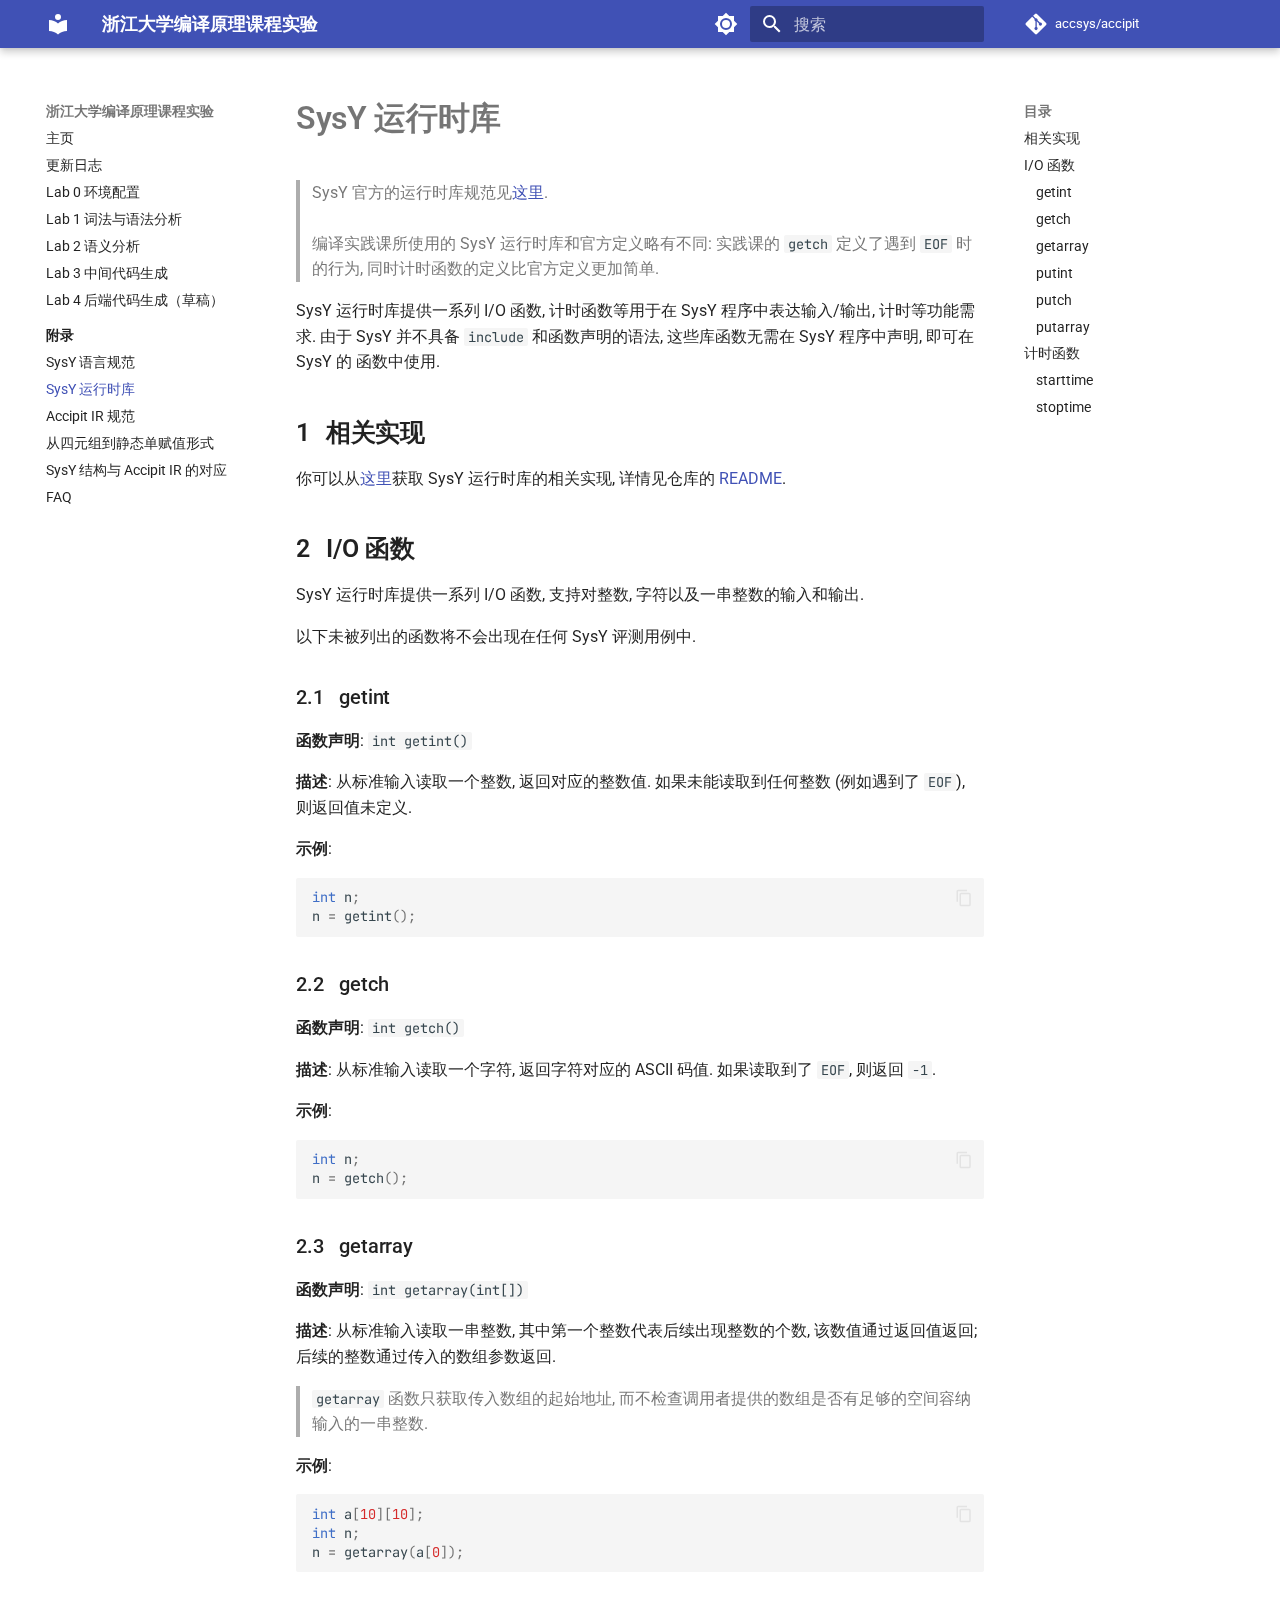
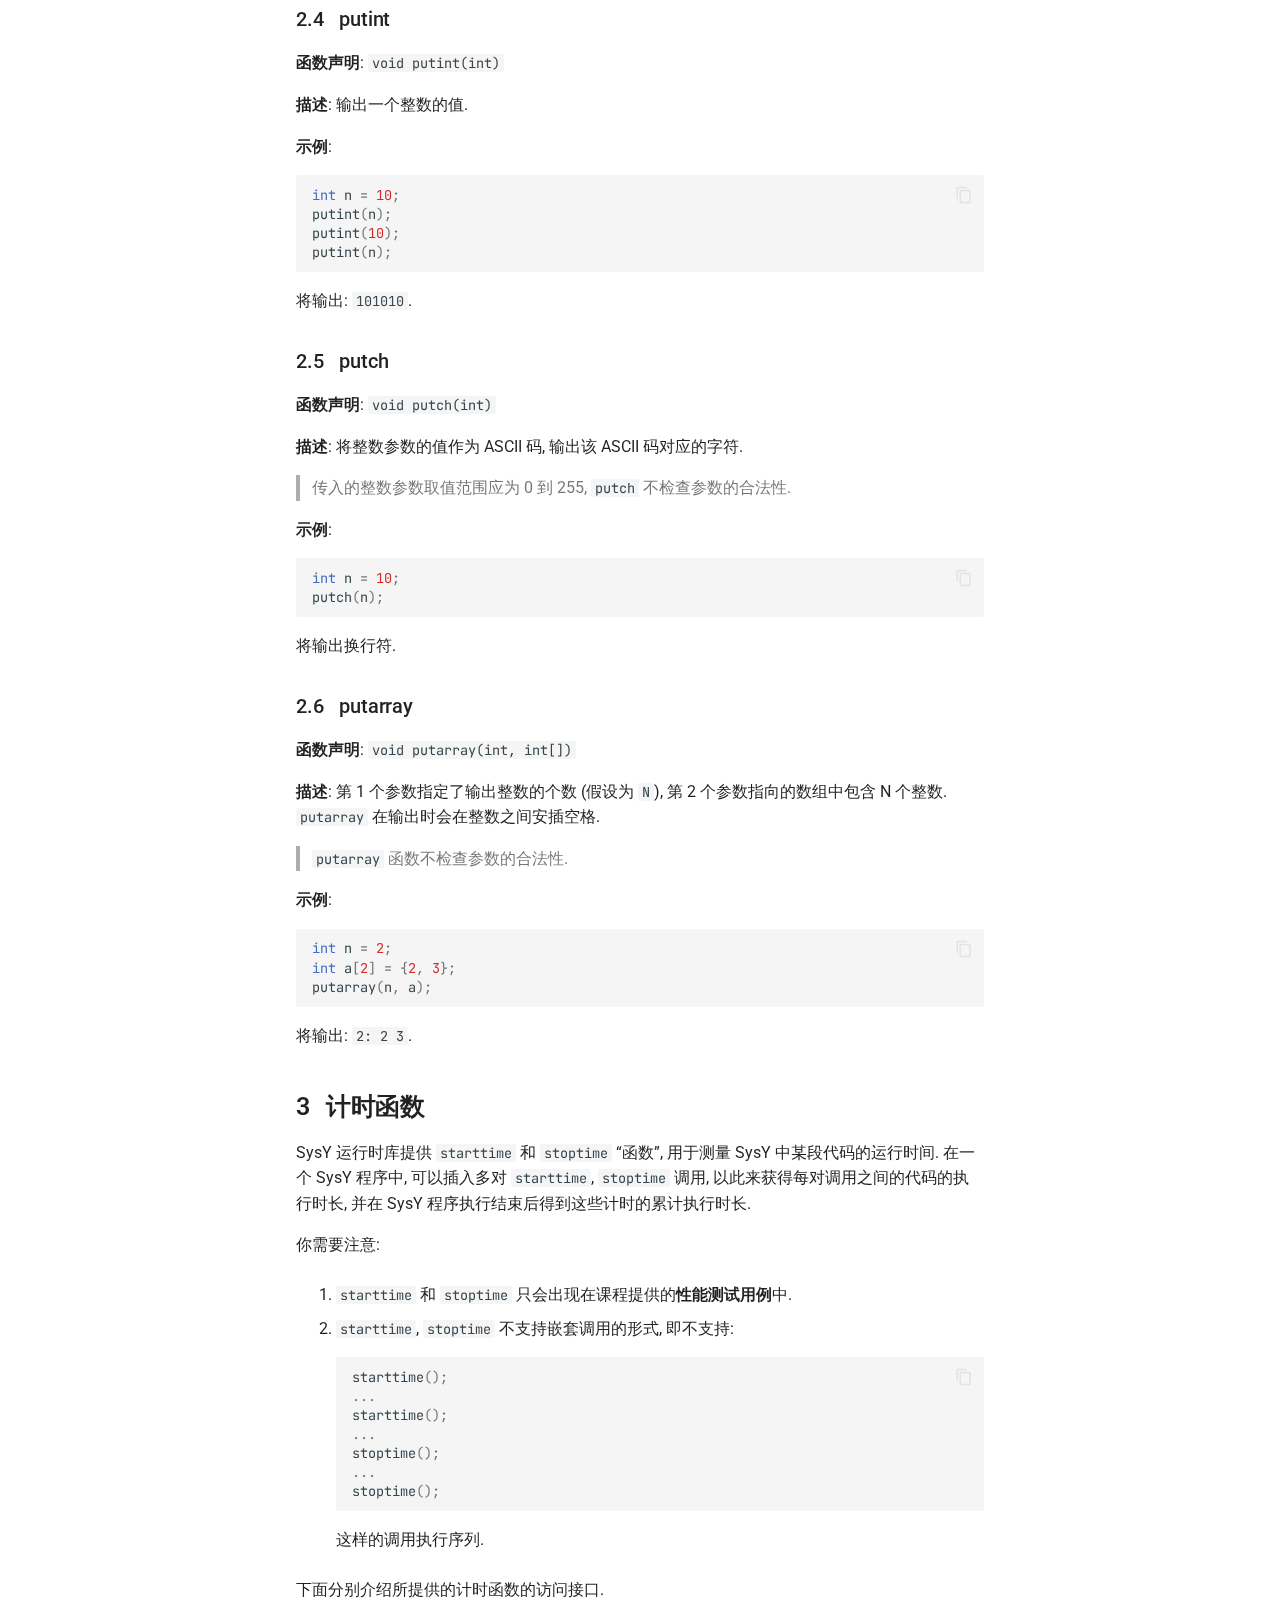
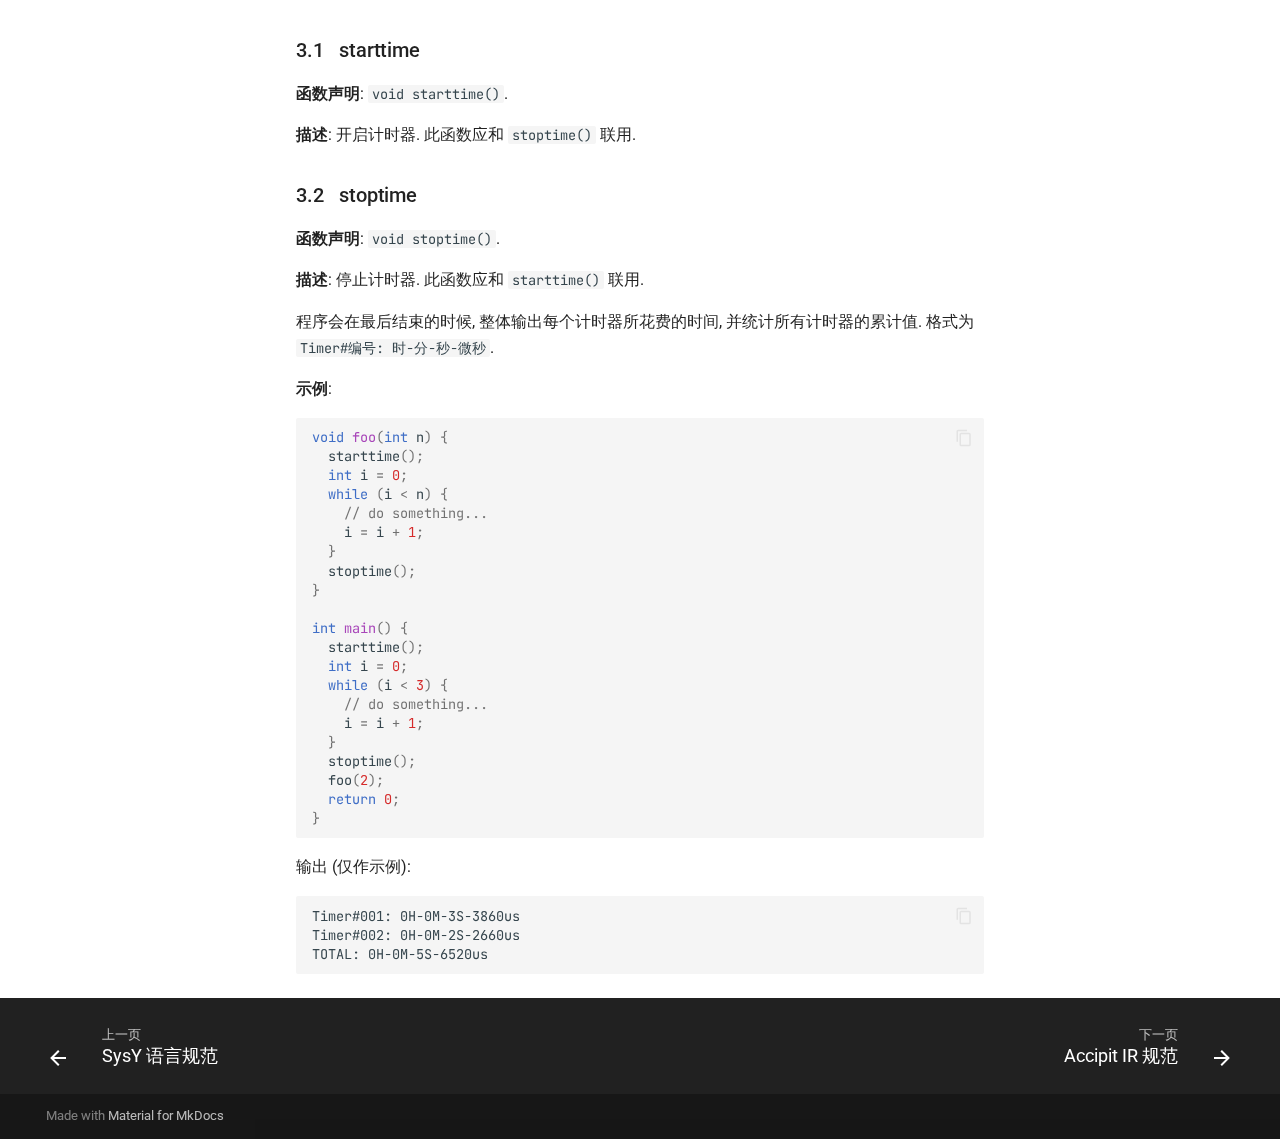
<file: appendix/sysy-runtime/index.html>
<!doctype html>
<html lang="zh" class="no-js">
  <head>
    
      <meta charset="utf-8">
      <meta name="viewport" content="width=device-width,initial-scale=1">
      
      
      
        <link rel="canonical" href="https://accsys.pages.zjusct.io/accipit/appendix/sysy-runtime/">
      
      
        <link rel="prev" href="../sysy-spec/">
      
      
        <link rel="next" href="../accipit-spec/">
      
      
      <link rel="icon" href="../../images/accsys.png">
      <meta name="generator" content="mkdocs-1.6.0, mkdocs-material-9.5.26">
    
    
      
        <title>SysY 运行时库 - 浙江大学编译原理课程实验</title>
      
    
    
      <link rel="stylesheet" href="../../assets/stylesheets/main.6543a935.min.css">
      
        
        <link rel="stylesheet" href="../../assets/stylesheets/palette.06af60db.min.css">
      
      


    
    
      
    
    
      
        
        
        <link rel="preconnect" href="https://fonts.gstatic.com" crossorigin>
        <link rel="stylesheet" href="https://fonts.googleapis.com/css?family=Roboto:300,300i,400,400i,700,700i%7CJetBrains+Mono:400,400i,700,700i&display=fallback">
        <style>:root{--md-text-font:"Roboto";--md-code-font:"JetBrains Mono"}</style>
      
    
    
      <link rel="stylesheet" href="https://cdn.tonycrane.cc/utils/katex.min.css">
    
      <link rel="stylesheet" href="https://fonts.googleapis.com/css?family=Roboto:500,500i,600,600i&display=fallback">
    
      <link rel="stylesheet" href="../../css/custom.css">
    
    <script>__md_scope=new URL("../..",location),__md_hash=e=>[...e].reduce((e,_)=>(e<<5)-e+_.charCodeAt(0),0),__md_get=(e,_=localStorage,t=__md_scope)=>JSON.parse(_.getItem(t.pathname+"."+e)),__md_set=(e,_,t=localStorage,a=__md_scope)=>{try{t.setItem(a.pathname+"."+e,JSON.stringify(_))}catch(e){}}</script>
    
      

    
    
    
  </head>
  
  
    
    
      
    
    
    
    
    <body dir="ltr" data-md-color-scheme="default" data-md-color-primary="indigo" data-md-color-accent="indigo">
  
    
    <input class="md-toggle" data-md-toggle="drawer" type="checkbox" id="__drawer" autocomplete="off">
    <input class="md-toggle" data-md-toggle="search" type="checkbox" id="__search" autocomplete="off">
    <label class="md-overlay" for="__drawer"></label>
    <div data-md-component="skip">
      
        
        <a href="#sysy" class="md-skip">
          跳转至
        </a>
      
    </div>
    <div data-md-component="announce">
      
    </div>
    
    
      

  

<header class="md-header md-header--shadow" data-md-component="header">
  <nav class="md-header__inner md-grid" aria-label="页眉">
    <a href="../.." title="浙江大学编译原理课程实验" class="md-header__button md-logo" aria-label="浙江大学编译原理课程实验" data-md-component="logo">
      
  
  <svg xmlns="http://www.w3.org/2000/svg" viewBox="0 0 24 24"><path d="M12 8a3 3 0 0 0 3-3 3 3 0 0 0-3-3 3 3 0 0 0-3 3 3 3 0 0 0 3 3m0 3.54C9.64 9.35 6.5 8 3 8v11c3.5 0 6.64 1.35 9 3.54 2.36-2.19 5.5-3.54 9-3.54V8c-3.5 0-6.64 1.35-9 3.54Z"/></svg>

    </a>
    <label class="md-header__button md-icon" for="__drawer">
      
      <svg xmlns="http://www.w3.org/2000/svg" viewBox="0 0 24 24"><path d="M3 6h18v2H3V6m0 5h18v2H3v-2m0 5h18v2H3v-2Z"/></svg>
    </label>
    <div class="md-header__title" data-md-component="header-title">
      <div class="md-header__ellipsis">
        <div class="md-header__topic">
          <span class="md-ellipsis">
            浙江大学编译原理课程实验
          </span>
        </div>
        <div class="md-header__topic" data-md-component="header-topic">
          <span class="md-ellipsis">
            
              SysY 运行时库
            
          </span>
        </div>
      </div>
    </div>
    
      
        <form class="md-header__option" data-md-component="palette">
  
    
    
    
    <input class="md-option" data-md-color-media="(prefers-color-scheme: light)" data-md-color-scheme="default" data-md-color-primary="indigo" data-md-color-accent="indigo"  aria-label="Switch to dark mode"  type="radio" name="__palette" id="__palette_0">
    
      <label class="md-header__button md-icon" title="Switch to dark mode" for="__palette_1" hidden>
        <svg xmlns="http://www.w3.org/2000/svg" viewBox="0 0 24 24"><path d="M12 8a4 4 0 0 0-4 4 4 4 0 0 0 4 4 4 4 0 0 0 4-4 4 4 0 0 0-4-4m0 10a6 6 0 0 1-6-6 6 6 0 0 1 6-6 6 6 0 0 1 6 6 6 6 0 0 1-6 6m8-9.31V4h-4.69L12 .69 8.69 4H4v4.69L.69 12 4 15.31V20h4.69L12 23.31 15.31 20H20v-4.69L23.31 12 20 8.69Z"/></svg>
      </label>
    
  
    
    
    
    <input class="md-option" data-md-color-media="(prefers-color-scheme: dark)" data-md-color-scheme="slate" data-md-color-primary="indigo" data-md-color-accent="indigo"  aria-label="Switch to light mode"  type="radio" name="__palette" id="__palette_1">
    
      <label class="md-header__button md-icon" title="Switch to light mode" for="__palette_0" hidden>
        <svg xmlns="http://www.w3.org/2000/svg" viewBox="0 0 24 24"><path d="M12 18c-.89 0-1.74-.2-2.5-.55C11.56 16.5 13 14.42 13 12c0-2.42-1.44-4.5-3.5-5.45C10.26 6.2 11.11 6 12 6a6 6 0 0 1 6 6 6 6 0 0 1-6 6m8-9.31V4h-4.69L12 .69 8.69 4H4v4.69L.69 12 4 15.31V20h4.69L12 23.31 15.31 20H20v-4.69L23.31 12 20 8.69Z"/></svg>
      </label>
    
  
</form>
      
    
    
      <script>var media,input,key,value,palette=__md_get("__palette");if(palette&&palette.color){"(prefers-color-scheme)"===palette.color.media&&(media=matchMedia("(prefers-color-scheme: light)"),input=document.querySelector(media.matches?"[data-md-color-media='(prefers-color-scheme: light)']":"[data-md-color-media='(prefers-color-scheme: dark)']"),palette.color.media=input.getAttribute("data-md-color-media"),palette.color.scheme=input.getAttribute("data-md-color-scheme"),palette.color.primary=input.getAttribute("data-md-color-primary"),palette.color.accent=input.getAttribute("data-md-color-accent"));for([key,value]of Object.entries(palette.color))document.body.setAttribute("data-md-color-"+key,value)}</script>
    
    
    
      <label class="md-header__button md-icon" for="__search">
        
        <svg xmlns="http://www.w3.org/2000/svg" viewBox="0 0 24 24"><path d="M9.5 3A6.5 6.5 0 0 1 16 9.5c0 1.61-.59 3.09-1.56 4.23l.27.27h.79l5 5-1.5 1.5-5-5v-.79l-.27-.27A6.516 6.516 0 0 1 9.5 16 6.5 6.5 0 0 1 3 9.5 6.5 6.5 0 0 1 9.5 3m0 2C7 5 5 7 5 9.5S7 14 9.5 14 14 12 14 9.5 12 5 9.5 5Z"/></svg>
      </label>
      <div class="md-search" data-md-component="search" role="dialog">
  <label class="md-search__overlay" for="__search"></label>
  <div class="md-search__inner" role="search">
    <form class="md-search__form" name="search">
      <input type="text" class="md-search__input" name="query" aria-label="搜索" placeholder="搜索" autocapitalize="off" autocorrect="off" autocomplete="off" spellcheck="false" data-md-component="search-query" required>
      <label class="md-search__icon md-icon" for="__search">
        
        <svg xmlns="http://www.w3.org/2000/svg" viewBox="0 0 24 24"><path d="M9.5 3A6.5 6.5 0 0 1 16 9.5c0 1.61-.59 3.09-1.56 4.23l.27.27h.79l5 5-1.5 1.5-5-5v-.79l-.27-.27A6.516 6.516 0 0 1 9.5 16 6.5 6.5 0 0 1 3 9.5 6.5 6.5 0 0 1 9.5 3m0 2C7 5 5 7 5 9.5S7 14 9.5 14 14 12 14 9.5 12 5 9.5 5Z"/></svg>
        
        <svg xmlns="http://www.w3.org/2000/svg" viewBox="0 0 24 24"><path d="M20 11v2H8l5.5 5.5-1.42 1.42L4.16 12l7.92-7.92L13.5 5.5 8 11h12Z"/></svg>
      </label>
      <nav class="md-search__options" aria-label="查找">
        
        <button type="reset" class="md-search__icon md-icon" title="清空当前内容" aria-label="清空当前内容" tabindex="-1">
          
          <svg xmlns="http://www.w3.org/2000/svg" viewBox="0 0 24 24"><path d="M19 6.41 17.59 5 12 10.59 6.41 5 5 6.41 10.59 12 5 17.59 6.41 19 12 13.41 17.59 19 19 17.59 13.41 12 19 6.41Z"/></svg>
        </button>
      </nav>
      
    </form>
    <div class="md-search__output">
      <div class="md-search__scrollwrap" tabindex="0" data-md-scrollfix>
        <div class="md-search-result" data-md-component="search-result">
          <div class="md-search-result__meta">
            正在初始化搜索引擎
          </div>
          <ol class="md-search-result__list" role="presentation"></ol>
        </div>
      </div>
    </div>
  </div>
</div>
    
    
      <div class="md-header__source">
        <a href="https://git.zju.edu.cn/accsys/accipit" title="前往仓库" class="md-source" data-md-component="source">
  <div class="md-source__icon md-icon">
    
    <svg xmlns="http://www.w3.org/2000/svg" viewBox="0 0 448 512"><!--! Font Awesome Free 6.5.2 by @fontawesome - https://fontawesome.com License - https://fontawesome.com/license/free (Icons: CC BY 4.0, Fonts: SIL OFL 1.1, Code: MIT License) Copyright 2024 Fonticons, Inc.--><path d="M439.55 236.05 244 40.45a28.87 28.87 0 0 0-40.81 0l-40.66 40.63 51.52 51.52c27.06-9.14 52.68 16.77 43.39 43.68l49.66 49.66c34.23-11.8 61.18 31 35.47 56.69-26.49 26.49-70.21-2.87-56-37.34L240.22 199v121.85c25.3 12.54 22.26 41.85 9.08 55a34.34 34.34 0 0 1-48.55 0c-17.57-17.6-11.07-46.91 11.25-56v-123c-20.8-8.51-24.6-30.74-18.64-45L142.57 101 8.45 235.14a28.86 28.86 0 0 0 0 40.81l195.61 195.6a28.86 28.86 0 0 0 40.8 0l194.69-194.69a28.86 28.86 0 0 0 0-40.81z"/></svg>
  </div>
  <div class="md-source__repository">
    accsys/accipit
  </div>
</a>
      </div>
    
  </nav>
  
</header>
    
    <div class="md-container" data-md-component="container">
      
      
        
          
        
      
      <main class="md-main" data-md-component="main">
        <div class="md-main__inner md-grid">
          
            
              
              <div class="md-sidebar md-sidebar--primary" data-md-component="sidebar" data-md-type="navigation" >
                <div class="md-sidebar__scrollwrap">
                  <div class="md-sidebar__inner">
                    



<nav class="md-nav md-nav--primary" aria-label="导航栏" data-md-level="0">
  <label class="md-nav__title" for="__drawer">
    <a href="../.." title="浙江大学编译原理课程实验" class="md-nav__button md-logo" aria-label="浙江大学编译原理课程实验" data-md-component="logo">
      
  
  <svg xmlns="http://www.w3.org/2000/svg" viewBox="0 0 24 24"><path d="M12 8a3 3 0 0 0 3-3 3 3 0 0 0-3-3 3 3 0 0 0-3 3 3 3 0 0 0 3 3m0 3.54C9.64 9.35 6.5 8 3 8v11c3.5 0 6.64 1.35 9 3.54 2.36-2.19 5.5-3.54 9-3.54V8c-3.5 0-6.64 1.35-9 3.54Z"/></svg>

    </a>
    浙江大学编译原理课程实验
  </label>
  
    <div class="md-nav__source">
      <a href="https://git.zju.edu.cn/accsys/accipit" title="前往仓库" class="md-source" data-md-component="source">
  <div class="md-source__icon md-icon">
    
    <svg xmlns="http://www.w3.org/2000/svg" viewBox="0 0 448 512"><!--! Font Awesome Free 6.5.2 by @fontawesome - https://fontawesome.com License - https://fontawesome.com/license/free (Icons: CC BY 4.0, Fonts: SIL OFL 1.1, Code: MIT License) Copyright 2024 Fonticons, Inc.--><path d="M439.55 236.05 244 40.45a28.87 28.87 0 0 0-40.81 0l-40.66 40.63 51.52 51.52c27.06-9.14 52.68 16.77 43.39 43.68l49.66 49.66c34.23-11.8 61.18 31 35.47 56.69-26.49 26.49-70.21-2.87-56-37.34L240.22 199v121.85c25.3 12.54 22.26 41.85 9.08 55a34.34 34.34 0 0 1-48.55 0c-17.57-17.6-11.07-46.91 11.25-56v-123c-20.8-8.51-24.6-30.74-18.64-45L142.57 101 8.45 235.14a28.86 28.86 0 0 0 0 40.81l195.61 195.6a28.86 28.86 0 0 0 40.8 0l194.69-194.69a28.86 28.86 0 0 0 0-40.81z"/></svg>
  </div>
  <div class="md-source__repository">
    accsys/accipit
  </div>
</a>
    </div>
  
  <ul class="md-nav__list" data-md-scrollfix>
    
      
      
  
  
  
  
    <li class="md-nav__item">
      <a href="../.." class="md-nav__link">
        
  
  <span class="md-ellipsis">
    主页
  </span>
  

      </a>
    </li>
  

    
      
      
  
  
  
  
    <li class="md-nav__item">
      <a href="../../changelog/" class="md-nav__link">
        
  
  <span class="md-ellipsis">
    更新日志
  </span>
  

      </a>
    </li>
  

    
      
      
  
  
  
  
    <li class="md-nav__item">
      <a href="../../environment/" class="md-nav__link">
        
  
  <span class="md-ellipsis">
    Lab 0 环境配置
  </span>
  

      </a>
    </li>
  

    
      
      
  
  
  
  
    <li class="md-nav__item">
      <a href="../../syntax/" class="md-nav__link">
        
  
  <span class="md-ellipsis">
    Lab 1 词法与语法分析
  </span>
  

      </a>
    </li>
  

    
      
      
  
  
  
  
    <li class="md-nav__item">
      <a href="../../semantics/" class="md-nav__link">
        
  
  <span class="md-ellipsis">
    Lab 2 语义分析
  </span>
  

      </a>
    </li>
  

    
      
      
  
  
  
  
    <li class="md-nav__item">
      <a href="../../middle-ir-gen/" class="md-nav__link">
        
  
  <span class="md-ellipsis">
    Lab 3 中间代码生成
  </span>
  

      </a>
    </li>
  

    
      
      
  
  
  
  
    <li class="md-nav__item">
      <a href="../../backend/" class="md-nav__link">
        
  
  <span class="md-ellipsis">
    Lab 4 后端代码生成（草稿）
  </span>
  

      </a>
    </li>
  

    
      
      
  
  
    
  
  
  
    
    
      
        
          
        
      
        
      
        
      
        
      
        
      
        
      
        
      
    
    
      
        
        
      
    
    
    <li class="md-nav__item md-nav__item--active md-nav__item--section md-nav__item--nested">
      
        
        
        <input class="md-nav__toggle md-toggle " type="checkbox" id="__nav_8" checked>
        
          
          
          <div class="md-nav__link md-nav__container">
            <a href="../" class="md-nav__link ">
              
  
  <span class="md-ellipsis">
    附录
  </span>
  

            </a>
            
              
              <label class="md-nav__link " for="__nav_8" id="__nav_8_label" tabindex="">
                <span class="md-nav__icon md-icon"></span>
              </label>
            
          </div>
        
        <nav class="md-nav" data-md-level="1" aria-labelledby="__nav_8_label" aria-expanded="true">
          <label class="md-nav__title" for="__nav_8">
            <span class="md-nav__icon md-icon"></span>
            附录
          </label>
          <ul class="md-nav__list" data-md-scrollfix>
            
              
            
              
                
  
  
  
  
    <li class="md-nav__item">
      <a href="../sysy-spec/" class="md-nav__link">
        
  
  <span class="md-ellipsis">
    SysY 语言规范
  </span>
  

      </a>
    </li>
  

              
            
              
                
  
  
    
  
  
  
    <li class="md-nav__item md-nav__item--active">
      
      <input class="md-nav__toggle md-toggle" type="checkbox" id="__toc">
      
      
        
      
      
        <label class="md-nav__link md-nav__link--active" for="__toc">
          
  
  <span class="md-ellipsis">
    SysY 运行时库
  </span>
  

          <span class="md-nav__icon md-icon"></span>
        </label>
      
      <a href="./" class="md-nav__link md-nav__link--active">
        
  
  <span class="md-ellipsis">
    SysY 运行时库
  </span>
  

      </a>
      
        

<nav class="md-nav md-nav--secondary" aria-label="目录">
  
  
  
    
  
  
    <label class="md-nav__title" for="__toc">
      <span class="md-nav__icon md-icon"></span>
      目录
    </label>
    <ul class="md-nav__list" data-md-component="toc" data-md-scrollfix>
      
        <li class="md-nav__item">
  <a href="#_1" class="md-nav__link">
    <span class="md-ellipsis">
      相关实现
    </span>
  </a>
  
</li>
      
        <li class="md-nav__item">
  <a href="#io" class="md-nav__link">
    <span class="md-ellipsis">
      I/O 函数
    </span>
  </a>
  
    <nav class="md-nav" aria-label="I/O 函数">
      <ul class="md-nav__list">
        
          <li class="md-nav__item">
  <a href="#getint" class="md-nav__link">
    <span class="md-ellipsis">
      getint
    </span>
  </a>
  
</li>
        
          <li class="md-nav__item">
  <a href="#getch" class="md-nav__link">
    <span class="md-ellipsis">
      getch
    </span>
  </a>
  
</li>
        
          <li class="md-nav__item">
  <a href="#getarray" class="md-nav__link">
    <span class="md-ellipsis">
      getarray
    </span>
  </a>
  
</li>
        
          <li class="md-nav__item">
  <a href="#putint" class="md-nav__link">
    <span class="md-ellipsis">
      putint
    </span>
  </a>
  
</li>
        
          <li class="md-nav__item">
  <a href="#putch" class="md-nav__link">
    <span class="md-ellipsis">
      putch
    </span>
  </a>
  
</li>
        
          <li class="md-nav__item">
  <a href="#putarray" class="md-nav__link">
    <span class="md-ellipsis">
      putarray
    </span>
  </a>
  
</li>
        
      </ul>
    </nav>
  
</li>
      
        <li class="md-nav__item">
  <a href="#_2" class="md-nav__link">
    <span class="md-ellipsis">
      计时函数
    </span>
  </a>
  
    <nav class="md-nav" aria-label="计时函数">
      <ul class="md-nav__list">
        
          <li class="md-nav__item">
  <a href="#starttime" class="md-nav__link">
    <span class="md-ellipsis">
      starttime
    </span>
  </a>
  
</li>
        
          <li class="md-nav__item">
  <a href="#stoptime" class="md-nav__link">
    <span class="md-ellipsis">
      stoptime
    </span>
  </a>
  
</li>
        
      </ul>
    </nav>
  
</li>
      
    </ul>
  
</nav>
      
    </li>
  

              
            
              
                
  
  
  
  
    <li class="md-nav__item">
      <a href="../accipit-spec/" class="md-nav__link">
        
  
  <span class="md-ellipsis">
    Accipit IR 规范
  </span>
  

      </a>
    </li>
  

              
            
              
                
  
  
  
  
    <li class="md-nav__item">
      <a href="../quads2ssa/" class="md-nav__link">
        
  
  <span class="md-ellipsis">
    从四元组到静态单赋值形式
  </span>
  

      </a>
    </li>
  

              
            
              
                
  
  
  
  
    <li class="md-nav__item">
      <a href="../sysy-accipit-mapping/" class="md-nav__link">
        
  
  <span class="md-ellipsis">
    SysY 结构与 Accipit IR 的对应
  </span>
  

      </a>
    </li>
  

              
            
              
                
  
  
  
  
    <li class="md-nav__item">
      <a href="../faq/" class="md-nav__link">
        
  
  <span class="md-ellipsis">
    FAQ
  </span>
  

      </a>
    </li>
  

              
            
          </ul>
        </nav>
      
    </li>
  

    
  </ul>
</nav>
                  </div>
                </div>
              </div>
            
            
              
              <div class="md-sidebar md-sidebar--secondary" data-md-component="sidebar" data-md-type="toc" >
                <div class="md-sidebar__scrollwrap">
                  <div class="md-sidebar__inner">
                    

<nav class="md-nav md-nav--secondary" aria-label="目录">
  
  
  
    
  
  
    <label class="md-nav__title" for="__toc">
      <span class="md-nav__icon md-icon"></span>
      目录
    </label>
    <ul class="md-nav__list" data-md-component="toc" data-md-scrollfix>
      
        <li class="md-nav__item">
  <a href="#_1" class="md-nav__link">
    <span class="md-ellipsis">
      相关实现
    </span>
  </a>
  
</li>
      
        <li class="md-nav__item">
  <a href="#io" class="md-nav__link">
    <span class="md-ellipsis">
      I/O 函数
    </span>
  </a>
  
    <nav class="md-nav" aria-label="I/O 函数">
      <ul class="md-nav__list">
        
          <li class="md-nav__item">
  <a href="#getint" class="md-nav__link">
    <span class="md-ellipsis">
      getint
    </span>
  </a>
  
</li>
        
          <li class="md-nav__item">
  <a href="#getch" class="md-nav__link">
    <span class="md-ellipsis">
      getch
    </span>
  </a>
  
</li>
        
          <li class="md-nav__item">
  <a href="#getarray" class="md-nav__link">
    <span class="md-ellipsis">
      getarray
    </span>
  </a>
  
</li>
        
          <li class="md-nav__item">
  <a href="#putint" class="md-nav__link">
    <span class="md-ellipsis">
      putint
    </span>
  </a>
  
</li>
        
          <li class="md-nav__item">
  <a href="#putch" class="md-nav__link">
    <span class="md-ellipsis">
      putch
    </span>
  </a>
  
</li>
        
          <li class="md-nav__item">
  <a href="#putarray" class="md-nav__link">
    <span class="md-ellipsis">
      putarray
    </span>
  </a>
  
</li>
        
      </ul>
    </nav>
  
</li>
      
        <li class="md-nav__item">
  <a href="#_2" class="md-nav__link">
    <span class="md-ellipsis">
      计时函数
    </span>
  </a>
  
    <nav class="md-nav" aria-label="计时函数">
      <ul class="md-nav__list">
        
          <li class="md-nav__item">
  <a href="#starttime" class="md-nav__link">
    <span class="md-ellipsis">
      starttime
    </span>
  </a>
  
</li>
        
          <li class="md-nav__item">
  <a href="#stoptime" class="md-nav__link">
    <span class="md-ellipsis">
      stoptime
    </span>
  </a>
  
</li>
        
      </ul>
    </nav>
  
</li>
      
    </ul>
  
</nav>
                  </div>
                </div>
              </div>
            
          
          
            <div class="md-content" data-md-component="content">
              <article class="md-content__inner md-typeset">
                
                  


<h1 id="sysy">SysY 运行时库<a class="headerlink" href="#sysy" title="Permanent link">&para;</a></h1>
<blockquote>
<p>SysY 官方的运行时库规范见<a href="https://gitlab.eduxiji.net/nscscc/compiler2021/-/blob/master/SysY%E8%BF%90%E8%A1%8C%E6%97%B6%E5%BA%93.pdf">这里</a>. 
<br><br>
编译实践课所使用的 SysY 运行时库和官方定义略有不同: 实践课的 <code>getch</code> 定义了遇到 <code>EOF</code> 时的行为, 同时计时函数的定义比官方定义更加简单.</p>
</blockquote>
<p>SysY 运行时库提供一系列 I/O 函数, 计时函数等用于在 SysY 程序中表达输入/输出, 计时等功能需求. 由于 SysY 并不具备 <code>include</code> 和函数声明的语法, 这些库函数无需在 SysY 程序中声明, 即可在 SysY 的 函数中使用.</p>
<h2 id="_1">相关实现<a class="headerlink" href="#_1" title="Permanent link">&para;</a></h2>
<p>你可以从<a href="https://git.zju.edu.cn/accsys/sysy-runtime-lib">这里</a>获取 SysY 运行时库的相关实现, 详情见仓库的 <a href="https://git.zju.edu.cn/accsys/sysy-runtime-lib/-/blob/master/README.md">README</a>.</p>
<h2 id="io">I/O 函数<a class="headerlink" href="#io" title="Permanent link">&para;</a></h2>
<p>SysY 运行时库提供一系列 I/O 函数, 支持对整数, 字符以及一串整数的输入和输出.</p>
<p>以下未被列出的函数将不会出现在任何 SysY 评测用例中.</p>
<h3 id="getint">getint<a class="headerlink" href="#getint" title="Permanent link">&para;</a></h3>
<p><strong>函数声明</strong>: <code>int getint()</code></p>
<p><strong>描述</strong>: 从标准输入读取一个整数, 返回对应的整数值. 如果未能读取到任何整数 (例如遇到了 <code>EOF</code>), 则返回值未定义.</p>
<p><strong>示例</strong>:</p>
<div class="highlight"><pre><span></span><code><a id="__codelineno-0-1" name="__codelineno-0-1" href="#__codelineno-0-1"></a><span class="kt">int</span><span class="w"> </span><span class="n">n</span><span class="p">;</span>
<a id="__codelineno-0-2" name="__codelineno-0-2" href="#__codelineno-0-2"></a><span class="n">n</span><span class="w"> </span><span class="o">=</span><span class="w"> </span><span class="n">getint</span><span class="p">();</span>
</code></pre></div>
<h3 id="getch">getch<a class="headerlink" href="#getch" title="Permanent link">&para;</a></h3>
<p><strong>函数声明</strong>: <code>int getch()</code></p>
<p><strong>描述</strong>: 从标准输入读取一个字符, 返回字符对应的 ASCII 码值. 如果读取到了 <code>EOF</code>, 则返回 <code>-1</code>.</p>
<p><strong>示例</strong>:</p>
<div class="highlight"><pre><span></span><code><a id="__codelineno-1-1" name="__codelineno-1-1" href="#__codelineno-1-1"></a><span class="kt">int</span><span class="w"> </span><span class="n">n</span><span class="p">;</span>
<a id="__codelineno-1-2" name="__codelineno-1-2" href="#__codelineno-1-2"></a><span class="n">n</span><span class="w"> </span><span class="o">=</span><span class="w"> </span><span class="n">getch</span><span class="p">();</span>
</code></pre></div>
<h3 id="getarray">getarray<a class="headerlink" href="#getarray" title="Permanent link">&para;</a></h3>
<p><strong>函数声明</strong>: <code>int getarray(int[])</code></p>
<p><strong>描述</strong>: 从标准输入读取一串整数, 其中第一个整数代表后续出现整数的个数, 该数值通过返回值返回; 后续的整数通过传入的数组参数返回.</p>
<blockquote>
<p><code>getarray</code> 函数只获取传入数组的起始地址, 而不检查调用者提供的数组是否有足够的空间容纳输入的一串整数.</p>
</blockquote>
<p><strong>示例</strong>:</p>
<div class="highlight"><pre><span></span><code><a id="__codelineno-2-1" name="__codelineno-2-1" href="#__codelineno-2-1"></a><span class="kt">int</span><span class="w"> </span><span class="n">a</span><span class="p">[</span><span class="mi">10</span><span class="p">][</span><span class="mi">10</span><span class="p">];</span>
<a id="__codelineno-2-2" name="__codelineno-2-2" href="#__codelineno-2-2"></a><span class="kt">int</span><span class="w"> </span><span class="n">n</span><span class="p">;</span>
<a id="__codelineno-2-3" name="__codelineno-2-3" href="#__codelineno-2-3"></a><span class="n">n</span><span class="w"> </span><span class="o">=</span><span class="w"> </span><span class="n">getarray</span><span class="p">(</span><span class="n">a</span><span class="p">[</span><span class="mi">0</span><span class="p">]);</span>
</code></pre></div>
<h3 id="putint">putint<a class="headerlink" href="#putint" title="Permanent link">&para;</a></h3>
<p><strong>函数声明</strong>: <code>void putint(int)</code></p>
<p><strong>描述</strong>: 输出一个整数的值.</p>
<p><strong>示例</strong>:</p>
<div class="highlight"><pre><span></span><code><a id="__codelineno-3-1" name="__codelineno-3-1" href="#__codelineno-3-1"></a><span class="kt">int</span><span class="w"> </span><span class="n">n</span><span class="w"> </span><span class="o">=</span><span class="w"> </span><span class="mi">10</span><span class="p">;</span>
<a id="__codelineno-3-2" name="__codelineno-3-2" href="#__codelineno-3-2"></a><span class="n">putint</span><span class="p">(</span><span class="n">n</span><span class="p">);</span>
<a id="__codelineno-3-3" name="__codelineno-3-3" href="#__codelineno-3-3"></a><span class="n">putint</span><span class="p">(</span><span class="mi">10</span><span class="p">);</span>
<a id="__codelineno-3-4" name="__codelineno-3-4" href="#__codelineno-3-4"></a><span class="n">putint</span><span class="p">(</span><span class="n">n</span><span class="p">);</span>
</code></pre></div>
<p>将输出: <code>101010</code>.</p>
<h3 id="putch">putch<a class="headerlink" href="#putch" title="Permanent link">&para;</a></h3>
<p><strong>函数声明</strong>: <code>void putch(int)</code></p>
<p><strong>描述</strong>: 将整数参数的值作为 ASCII 码, 输出该 ASCII 码对应的字符.</p>
<blockquote>
<p>传入的整数参数取值范围应为 0 到 255, <code>putch</code> 不检查参数的合法性.</p>
</blockquote>
<p><strong>示例</strong>:</p>
<div class="highlight"><pre><span></span><code><a id="__codelineno-4-1" name="__codelineno-4-1" href="#__codelineno-4-1"></a><span class="kt">int</span><span class="w"> </span><span class="n">n</span><span class="w"> </span><span class="o">=</span><span class="w"> </span><span class="mi">10</span><span class="p">;</span>
<a id="__codelineno-4-2" name="__codelineno-4-2" href="#__codelineno-4-2"></a><span class="n">putch</span><span class="p">(</span><span class="n">n</span><span class="p">);</span>
</code></pre></div>
<p>将输出换行符.</p>
<h3 id="putarray">putarray<a class="headerlink" href="#putarray" title="Permanent link">&para;</a></h3>
<p><strong>函数声明</strong>: <code>void putarray(int, int[])</code></p>
<p><strong>描述</strong>: 第 1 个参数指定了输出整数的个数 (假设为 <code>N</code>), 第 2 个参数指向的数组中包含 N 个整数. <code>putarray</code> 在输出时会在整数之间安插空格.</p>
<blockquote>
<p><code>putarray</code> 函数不检查参数的合法性.</p>
</blockquote>
<p><strong>示例</strong>:</p>
<div class="highlight"><pre><span></span><code><a id="__codelineno-5-1" name="__codelineno-5-1" href="#__codelineno-5-1"></a><span class="kt">int</span><span class="w"> </span><span class="n">n</span><span class="w"> </span><span class="o">=</span><span class="w"> </span><span class="mi">2</span><span class="p">;</span>
<a id="__codelineno-5-2" name="__codelineno-5-2" href="#__codelineno-5-2"></a><span class="kt">int</span><span class="w"> </span><span class="n">a</span><span class="p">[</span><span class="mi">2</span><span class="p">]</span><span class="w"> </span><span class="o">=</span><span class="w"> </span><span class="p">{</span><span class="mi">2</span><span class="p">,</span><span class="w"> </span><span class="mi">3</span><span class="p">};</span>
<a id="__codelineno-5-3" name="__codelineno-5-3" href="#__codelineno-5-3"></a><span class="n">putarray</span><span class="p">(</span><span class="n">n</span><span class="p">,</span><span class="w"> </span><span class="n">a</span><span class="p">);</span>
</code></pre></div>
<p>将输出: <code>2: 2 3</code>.</p>
<h2 id="_2">计时函数<a class="headerlink" href="#_2" title="Permanent link">&para;</a></h2>
<p>SysY 运行时库提供 <code>starttime</code> 和 <code>stoptime</code> “函数”, 用于测量 SysY 中某段代码的运行时间. 在一个 SysY 程序中, 可以插入多对 <code>starttime</code>, <code>stoptime</code> 调用, 以此来获得每对调用之间的代码的执行时长, 并在 SysY 程序执行结束后得到这些计时的累计执行时长.</p>
<p>你需要注意:</p>
<ol>
<li>
<p><code>starttime</code> 和 <code>stoptime</code> 只会出现在课程提供的<strong>性能测试用例</strong>中.</p>
</li>
<li>
<p><code>starttime</code>, <code>stoptime</code> 不支持嵌套调用的形式, 即不支持:</p>
<div class="highlight"><pre><span></span><code><a id="__codelineno-6-1" name="__codelineno-6-1" href="#__codelineno-6-1"></a><span class="n">starttime</span><span class="p">();</span>
<a id="__codelineno-6-2" name="__codelineno-6-2" href="#__codelineno-6-2"></a><span class="p">...</span>
<a id="__codelineno-6-3" name="__codelineno-6-3" href="#__codelineno-6-3"></a><span class="n">starttime</span><span class="p">();</span>
<a id="__codelineno-6-4" name="__codelineno-6-4" href="#__codelineno-6-4"></a><span class="p">...</span>
<a id="__codelineno-6-5" name="__codelineno-6-5" href="#__codelineno-6-5"></a><span class="n">stoptime</span><span class="p">();</span>
<a id="__codelineno-6-6" name="__codelineno-6-6" href="#__codelineno-6-6"></a><span class="p">...</span>
<a id="__codelineno-6-7" name="__codelineno-6-7" href="#__codelineno-6-7"></a><span class="n">stoptime</span><span class="p">();</span>
</code></pre></div>
<p>这样的调用执行序列.</p>
</li>
</ol>
<p>下面分别介绍所提供的计时函数的访问接口.</p>
<h3 id="starttime">starttime<a class="headerlink" href="#starttime" title="Permanent link">&para;</a></h3>
<p><strong>函数声明</strong>: <code>void starttime()</code>.</p>
<p><strong>描述</strong>: 开启计时器. 此函数应和 <code>stoptime()</code> 联用.</p>
<h3 id="stoptime">stoptime<a class="headerlink" href="#stoptime" title="Permanent link">&para;</a></h3>
<p><strong>函数声明</strong>: <code>void stoptime()</code>.</p>
<p><strong>描述</strong>: 停止计时器. 此函数应和 <code>starttime()</code> 联用.</p>
<p>程序会在最后结束的时候, 整体输出每个计时器所花费的时间, 并统计所有计时器的累计值. 格式为 <code>Timer#编号: 时-分-秒-微秒</code>.</p>
<p><strong>示例</strong>:</p>
<div class="highlight"><pre><span></span><code><a id="__codelineno-7-1" name="__codelineno-7-1" href="#__codelineno-7-1"></a><span class="kt">void</span><span class="w"> </span><span class="nf">foo</span><span class="p">(</span><span class="kt">int</span><span class="w"> </span><span class="n">n</span><span class="p">)</span><span class="w"> </span><span class="p">{</span>
<a id="__codelineno-7-2" name="__codelineno-7-2" href="#__codelineno-7-2"></a><span class="w">  </span><span class="n">starttime</span><span class="p">();</span>
<a id="__codelineno-7-3" name="__codelineno-7-3" href="#__codelineno-7-3"></a><span class="w">  </span><span class="kt">int</span><span class="w"> </span><span class="n">i</span><span class="w"> </span><span class="o">=</span><span class="w"> </span><span class="mi">0</span><span class="p">;</span>
<a id="__codelineno-7-4" name="__codelineno-7-4" href="#__codelineno-7-4"></a><span class="w">  </span><span class="k">while</span><span class="w"> </span><span class="p">(</span><span class="n">i</span><span class="w"> </span><span class="o">&lt;</span><span class="w"> </span><span class="n">n</span><span class="p">)</span><span class="w"> </span><span class="p">{</span>
<a id="__codelineno-7-5" name="__codelineno-7-5" href="#__codelineno-7-5"></a><span class="w">    </span><span class="c1">// do something...</span>
<a id="__codelineno-7-6" name="__codelineno-7-6" href="#__codelineno-7-6"></a><span class="w">    </span><span class="n">i</span><span class="w"> </span><span class="o">=</span><span class="w"> </span><span class="n">i</span><span class="w"> </span><span class="o">+</span><span class="w"> </span><span class="mi">1</span><span class="p">;</span>
<a id="__codelineno-7-7" name="__codelineno-7-7" href="#__codelineno-7-7"></a><span class="w">  </span><span class="p">}</span>
<a id="__codelineno-7-8" name="__codelineno-7-8" href="#__codelineno-7-8"></a><span class="w">  </span><span class="n">stoptime</span><span class="p">();</span>
<a id="__codelineno-7-9" name="__codelineno-7-9" href="#__codelineno-7-9"></a><span class="p">}</span>
<a id="__codelineno-7-10" name="__codelineno-7-10" href="#__codelineno-7-10"></a>
<a id="__codelineno-7-11" name="__codelineno-7-11" href="#__codelineno-7-11"></a><span class="kt">int</span><span class="w"> </span><span class="nf">main</span><span class="p">()</span><span class="w"> </span><span class="p">{</span>
<a id="__codelineno-7-12" name="__codelineno-7-12" href="#__codelineno-7-12"></a><span class="w">  </span><span class="n">starttime</span><span class="p">();</span>
<a id="__codelineno-7-13" name="__codelineno-7-13" href="#__codelineno-7-13"></a><span class="w">  </span><span class="kt">int</span><span class="w"> </span><span class="n">i</span><span class="w"> </span><span class="o">=</span><span class="w"> </span><span class="mi">0</span><span class="p">;</span>
<a id="__codelineno-7-14" name="__codelineno-7-14" href="#__codelineno-7-14"></a><span class="w">  </span><span class="k">while</span><span class="w"> </span><span class="p">(</span><span class="n">i</span><span class="w"> </span><span class="o">&lt;</span><span class="w"> </span><span class="mi">3</span><span class="p">)</span><span class="w"> </span><span class="p">{</span>
<a id="__codelineno-7-15" name="__codelineno-7-15" href="#__codelineno-7-15"></a><span class="w">    </span><span class="c1">// do something...</span>
<a id="__codelineno-7-16" name="__codelineno-7-16" href="#__codelineno-7-16"></a><span class="w">    </span><span class="n">i</span><span class="w"> </span><span class="o">=</span><span class="w"> </span><span class="n">i</span><span class="w"> </span><span class="o">+</span><span class="w"> </span><span class="mi">1</span><span class="p">;</span>
<a id="__codelineno-7-17" name="__codelineno-7-17" href="#__codelineno-7-17"></a><span class="w">  </span><span class="p">}</span>
<a id="__codelineno-7-18" name="__codelineno-7-18" href="#__codelineno-7-18"></a><span class="w">  </span><span class="n">stoptime</span><span class="p">();</span>
<a id="__codelineno-7-19" name="__codelineno-7-19" href="#__codelineno-7-19"></a><span class="w">  </span><span class="n">foo</span><span class="p">(</span><span class="mi">2</span><span class="p">);</span>
<a id="__codelineno-7-20" name="__codelineno-7-20" href="#__codelineno-7-20"></a><span class="w">  </span><span class="k">return</span><span class="w"> </span><span class="mi">0</span><span class="p">;</span>
<a id="__codelineno-7-21" name="__codelineno-7-21" href="#__codelineno-7-21"></a><span class="p">}</span>
</code></pre></div>
<p>输出 (仅作示例):</p>
<div class="highlight"><pre><span></span><code><a id="__codelineno-8-1" name="__codelineno-8-1" href="#__codelineno-8-1"></a>Timer#001: 0H-0M-3S-3860us
<a id="__codelineno-8-2" name="__codelineno-8-2" href="#__codelineno-8-2"></a>Timer#002: 0H-0M-2S-2660us
<a id="__codelineno-8-3" name="__codelineno-8-3" href="#__codelineno-8-3"></a>TOTAL: 0H-0M-5S-6520us
</code></pre></div>












                
              </article>
            </div>
          
          
<script>var target=document.getElementById(location.hash.slice(1));target&&target.name&&(target.checked=target.name.startsWith("__tabbed_"))</script>
        </div>
        
          <button type="button" class="md-top md-icon" data-md-component="top" hidden>
  
  <svg xmlns="http://www.w3.org/2000/svg" viewBox="0 0 24 24"><path d="M13 20h-2V8l-5.5 5.5-1.42-1.42L12 4.16l7.92 7.92-1.42 1.42L13 8v12Z"/></svg>
  回到页面顶部
</button>
        
      </main>
      
        <footer class="md-footer">
  
    
      
      <nav class="md-footer__inner md-grid" aria-label="页脚" >
        
          
          <a href="../sysy-spec/" class="md-footer__link md-footer__link--prev" aria-label="上一页: SysY 语言规范">
            <div class="md-footer__button md-icon">
              
              <svg xmlns="http://www.w3.org/2000/svg" viewBox="0 0 24 24"><path d="M20 11v2H8l5.5 5.5-1.42 1.42L4.16 12l7.92-7.92L13.5 5.5 8 11h12Z"/></svg>
            </div>
            <div class="md-footer__title">
              <span class="md-footer__direction">
                上一页
              </span>
              <div class="md-ellipsis">
                SysY 语言规范
              </div>
            </div>
          </a>
        
        
          
          <a href="../accipit-spec/" class="md-footer__link md-footer__link--next" aria-label="下一页: Accipit IR 规范">
            <div class="md-footer__title">
              <span class="md-footer__direction">
                下一页
              </span>
              <div class="md-ellipsis">
                Accipit IR 规范
              </div>
            </div>
            <div class="md-footer__button md-icon">
              
              <svg xmlns="http://www.w3.org/2000/svg" viewBox="0 0 24 24"><path d="M4 11v2h12l-5.5 5.5 1.42 1.42L19.84 12l-7.92-7.92L10.5 5.5 16 11H4Z"/></svg>
            </div>
          </a>
        
      </nav>
    
  
  <div class="md-footer-meta md-typeset">
    <div class="md-footer-meta__inner md-grid">
      <div class="md-copyright">
  
  
    Made with
    <a href="https://squidfunk.github.io/mkdocs-material/" target="_blank" rel="noopener">
      Material for MkDocs
    </a>
  
</div>
      
    </div>
  </div>
</footer>
      
    </div>
    <div class="md-dialog" data-md-component="dialog">
      <div class="md-dialog__inner md-typeset"></div>
    </div>
    
    
    <script id="__config" type="application/json">{"base": "../..", "features": ["content.code.annotate", "content.code.copy", "navigation.tracking", "navigation.top", "navigation.footer", "navigation.indexes", "navigation.sections"], "search": "../../assets/javascripts/workers/search.b8dbb3d2.min.js", "translations": {"clipboard.copied": "\u5df2\u590d\u5236", "clipboard.copy": "\u590d\u5236", "search.result.more.one": "\u5728\u8be5\u9875\u4e0a\u8fd8\u6709 1 \u4e2a\u7b26\u5408\u6761\u4ef6\u7684\u7ed3\u679c", "search.result.more.other": "\u5728\u8be5\u9875\u4e0a\u8fd8\u6709 # \u4e2a\u7b26\u5408\u6761\u4ef6\u7684\u7ed3\u679c", "search.result.none": "\u6ca1\u6709\u627e\u5230\u7b26\u5408\u6761\u4ef6\u7684\u7ed3\u679c", "search.result.one": "\u627e\u5230 1 \u4e2a\u7b26\u5408\u6761\u4ef6\u7684\u7ed3\u679c", "search.result.other": "# \u4e2a\u7b26\u5408\u6761\u4ef6\u7684\u7ed3\u679c", "search.result.placeholder": "\u952e\u5165\u4ee5\u5f00\u59cb\u641c\u7d22", "search.result.term.missing": "\u7f3a\u5c11", "select.version": "\u9009\u62e9\u5f53\u524d\u7248\u672c"}}</script>
    
    
      <script src="../../assets/javascripts/bundle.ad660dcc.min.js"></script>
      
        <script src="https://cdn.tonycrane.cc/utils/katex.min.js"></script>
      
        <script src="../../javascripts/katex.js"></script>
      
    
  </body>
</html>
</file>
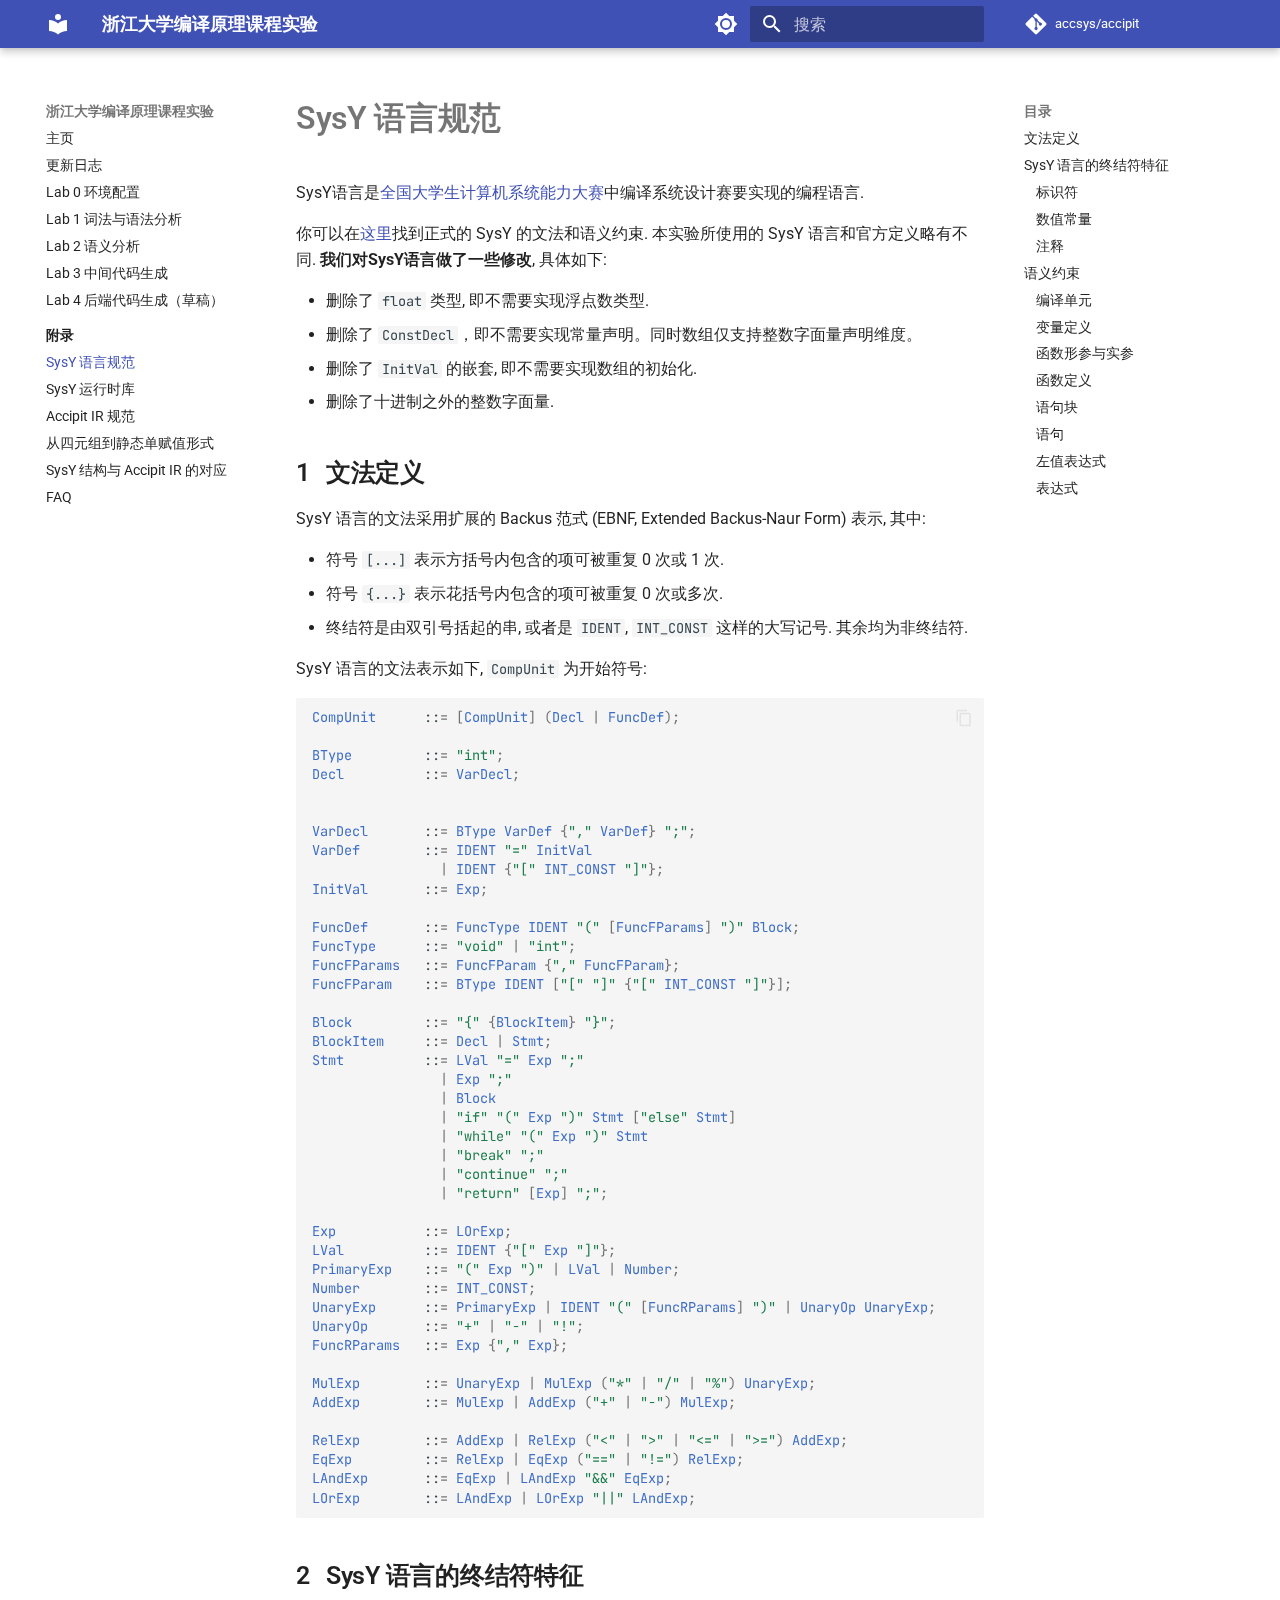
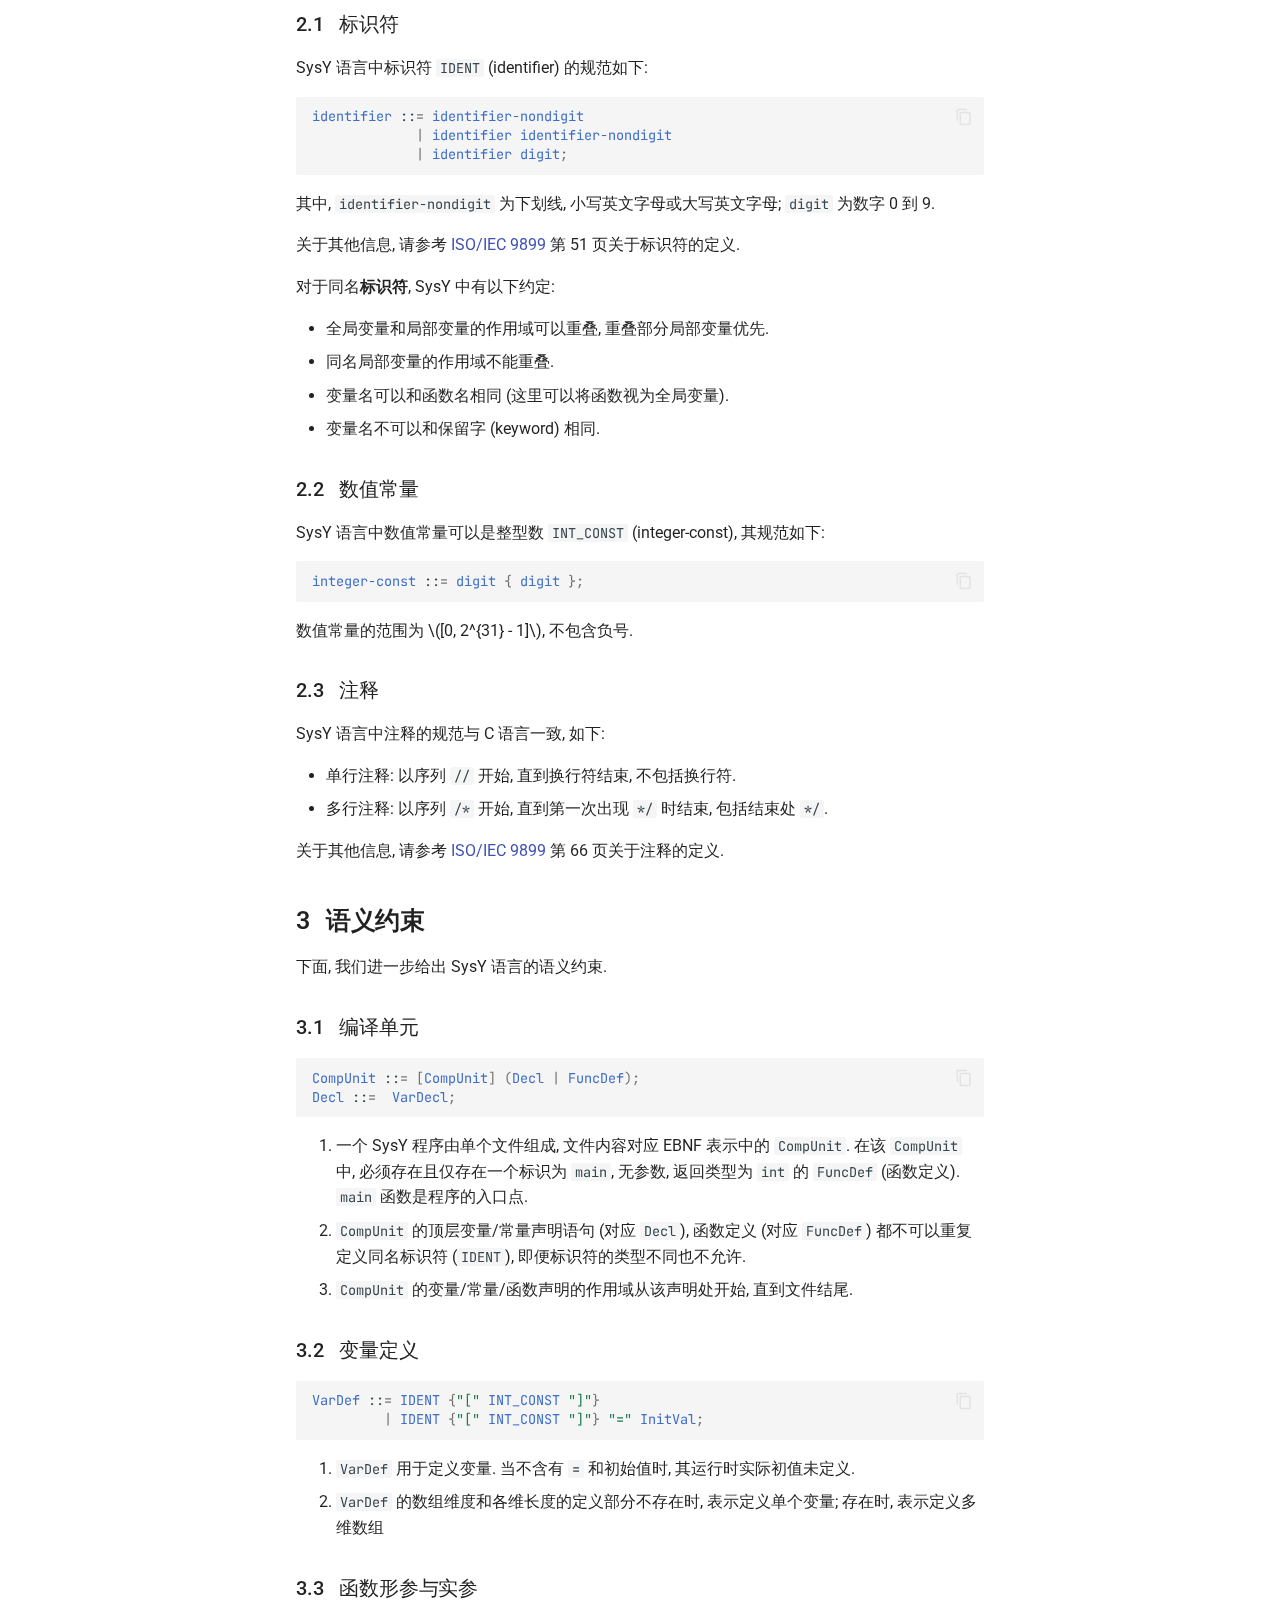
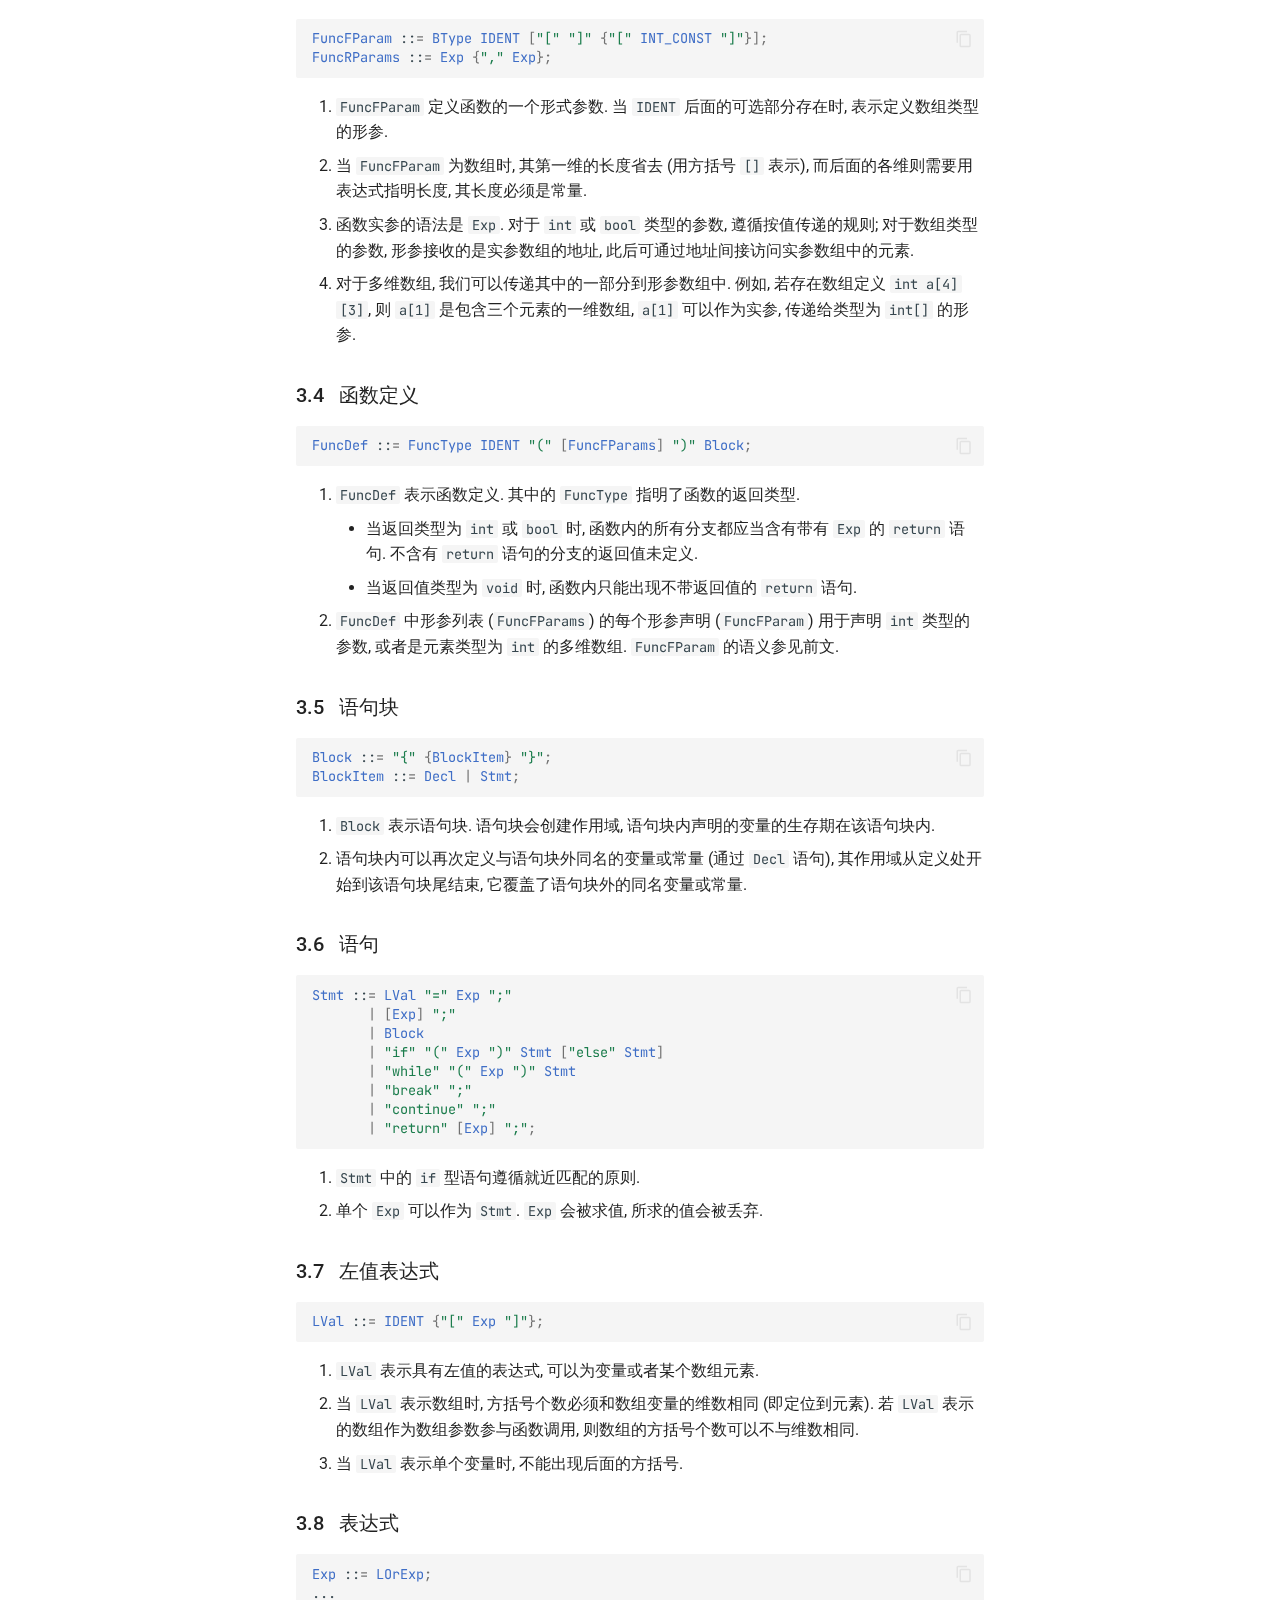
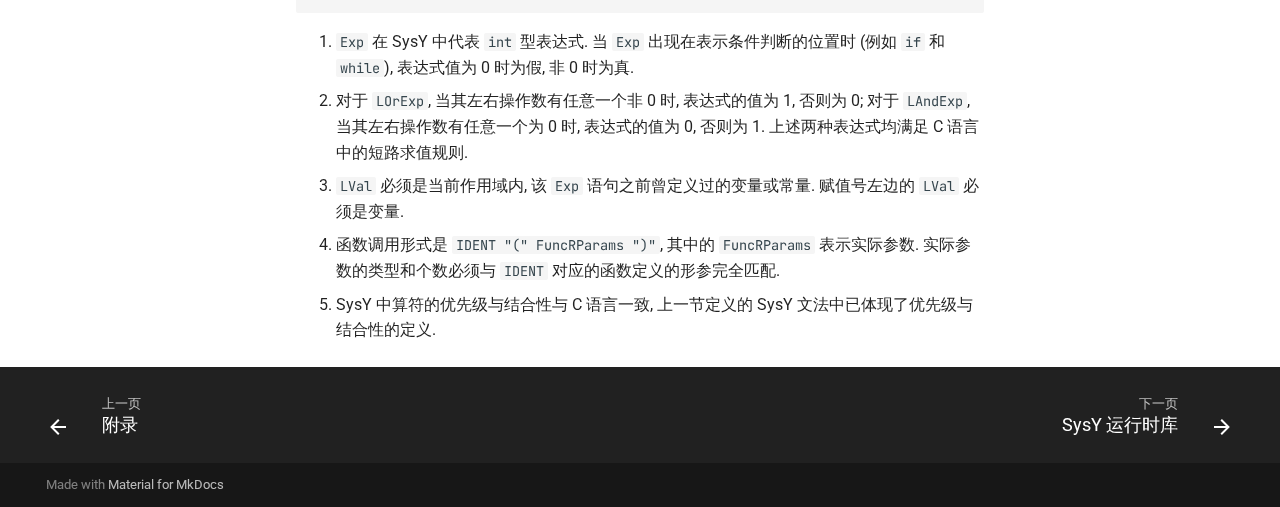
<file: appendix/sysy-spec/index.html>
<!doctype html>
<html lang="zh" class="no-js">
  <head>
    
      <meta charset="utf-8">
      <meta name="viewport" content="width=device-width,initial-scale=1">
      
      
      
        <link rel="canonical" href="https://accsys.pages.zjusct.io/accipit/appendix/sysy-spec/">
      
      
        <link rel="prev" href="../">
      
      
        <link rel="next" href="../sysy-runtime/">
      
      
      <link rel="icon" href="../../images/accsys.png">
      <meta name="generator" content="mkdocs-1.6.0, mkdocs-material-9.5.26">
    
    
      
        <title>SysY 语言规范 - 浙江大学编译原理课程实验</title>
      
    
    
      <link rel="stylesheet" href="../../assets/stylesheets/main.6543a935.min.css">
      
        
        <link rel="stylesheet" href="../../assets/stylesheets/palette.06af60db.min.css">
      
      


    
    
      
    
    
      
        
        
        <link rel="preconnect" href="https://fonts.gstatic.com" crossorigin>
        <link rel="stylesheet" href="https://fonts.googleapis.com/css?family=Roboto:300,300i,400,400i,700,700i%7CJetBrains+Mono:400,400i,700,700i&display=fallback">
        <style>:root{--md-text-font:"Roboto";--md-code-font:"JetBrains Mono"}</style>
      
    
    
      <link rel="stylesheet" href="https://cdn.tonycrane.cc/utils/katex.min.css">
    
      <link rel="stylesheet" href="https://fonts.googleapis.com/css?family=Roboto:500,500i,600,600i&display=fallback">
    
      <link rel="stylesheet" href="../../css/custom.css">
    
    <script>__md_scope=new URL("../..",location),__md_hash=e=>[...e].reduce((e,_)=>(e<<5)-e+_.charCodeAt(0),0),__md_get=(e,_=localStorage,t=__md_scope)=>JSON.parse(_.getItem(t.pathname+"."+e)),__md_set=(e,_,t=localStorage,a=__md_scope)=>{try{t.setItem(a.pathname+"."+e,JSON.stringify(_))}catch(e){}}</script>
    
      

    
    
    
  </head>
  
  
    
    
      
    
    
    
    
    <body dir="ltr" data-md-color-scheme="default" data-md-color-primary="indigo" data-md-color-accent="indigo">
  
    
    <input class="md-toggle" data-md-toggle="drawer" type="checkbox" id="__drawer" autocomplete="off">
    <input class="md-toggle" data-md-toggle="search" type="checkbox" id="__search" autocomplete="off">
    <label class="md-overlay" for="__drawer"></label>
    <div data-md-component="skip">
      
        
        <a href="#sysy" class="md-skip">
          跳转至
        </a>
      
    </div>
    <div data-md-component="announce">
      
    </div>
    
    
      

  

<header class="md-header md-header--shadow" data-md-component="header">
  <nav class="md-header__inner md-grid" aria-label="页眉">
    <a href="../.." title="浙江大学编译原理课程实验" class="md-header__button md-logo" aria-label="浙江大学编译原理课程实验" data-md-component="logo">
      
  
  <svg xmlns="http://www.w3.org/2000/svg" viewBox="0 0 24 24"><path d="M12 8a3 3 0 0 0 3-3 3 3 0 0 0-3-3 3 3 0 0 0-3 3 3 3 0 0 0 3 3m0 3.54C9.64 9.35 6.5 8 3 8v11c3.5 0 6.64 1.35 9 3.54 2.36-2.19 5.5-3.54 9-3.54V8c-3.5 0-6.64 1.35-9 3.54Z"/></svg>

    </a>
    <label class="md-header__button md-icon" for="__drawer">
      
      <svg xmlns="http://www.w3.org/2000/svg" viewBox="0 0 24 24"><path d="M3 6h18v2H3V6m0 5h18v2H3v-2m0 5h18v2H3v-2Z"/></svg>
    </label>
    <div class="md-header__title" data-md-component="header-title">
      <div class="md-header__ellipsis">
        <div class="md-header__topic">
          <span class="md-ellipsis">
            浙江大学编译原理课程实验
          </span>
        </div>
        <div class="md-header__topic" data-md-component="header-topic">
          <span class="md-ellipsis">
            
              SysY 语言规范
            
          </span>
        </div>
      </div>
    </div>
    
      
        <form class="md-header__option" data-md-component="palette">
  
    
    
    
    <input class="md-option" data-md-color-media="(prefers-color-scheme: light)" data-md-color-scheme="default" data-md-color-primary="indigo" data-md-color-accent="indigo"  aria-label="Switch to dark mode"  type="radio" name="__palette" id="__palette_0">
    
      <label class="md-header__button md-icon" title="Switch to dark mode" for="__palette_1" hidden>
        <svg xmlns="http://www.w3.org/2000/svg" viewBox="0 0 24 24"><path d="M12 8a4 4 0 0 0-4 4 4 4 0 0 0 4 4 4 4 0 0 0 4-4 4 4 0 0 0-4-4m0 10a6 6 0 0 1-6-6 6 6 0 0 1 6-6 6 6 0 0 1 6 6 6 6 0 0 1-6 6m8-9.31V4h-4.69L12 .69 8.69 4H4v4.69L.69 12 4 15.31V20h4.69L12 23.31 15.31 20H20v-4.69L23.31 12 20 8.69Z"/></svg>
      </label>
    
  
    
    
    
    <input class="md-option" data-md-color-media="(prefers-color-scheme: dark)" data-md-color-scheme="slate" data-md-color-primary="indigo" data-md-color-accent="indigo"  aria-label="Switch to light mode"  type="radio" name="__palette" id="__palette_1">
    
      <label class="md-header__button md-icon" title="Switch to light mode" for="__palette_0" hidden>
        <svg xmlns="http://www.w3.org/2000/svg" viewBox="0 0 24 24"><path d="M12 18c-.89 0-1.74-.2-2.5-.55C11.56 16.5 13 14.42 13 12c0-2.42-1.44-4.5-3.5-5.45C10.26 6.2 11.11 6 12 6a6 6 0 0 1 6 6 6 6 0 0 1-6 6m8-9.31V4h-4.69L12 .69 8.69 4H4v4.69L.69 12 4 15.31V20h4.69L12 23.31 15.31 20H20v-4.69L23.31 12 20 8.69Z"/></svg>
      </label>
    
  
</form>
      
    
    
      <script>var media,input,key,value,palette=__md_get("__palette");if(palette&&palette.color){"(prefers-color-scheme)"===palette.color.media&&(media=matchMedia("(prefers-color-scheme: light)"),input=document.querySelector(media.matches?"[data-md-color-media='(prefers-color-scheme: light)']":"[data-md-color-media='(prefers-color-scheme: dark)']"),palette.color.media=input.getAttribute("data-md-color-media"),palette.color.scheme=input.getAttribute("data-md-color-scheme"),palette.color.primary=input.getAttribute("data-md-color-primary"),palette.color.accent=input.getAttribute("data-md-color-accent"));for([key,value]of Object.entries(palette.color))document.body.setAttribute("data-md-color-"+key,value)}</script>
    
    
    
      <label class="md-header__button md-icon" for="__search">
        
        <svg xmlns="http://www.w3.org/2000/svg" viewBox="0 0 24 24"><path d="M9.5 3A6.5 6.5 0 0 1 16 9.5c0 1.61-.59 3.09-1.56 4.23l.27.27h.79l5 5-1.5 1.5-5-5v-.79l-.27-.27A6.516 6.516 0 0 1 9.5 16 6.5 6.5 0 0 1 3 9.5 6.5 6.5 0 0 1 9.5 3m0 2C7 5 5 7 5 9.5S7 14 9.5 14 14 12 14 9.5 12 5 9.5 5Z"/></svg>
      </label>
      <div class="md-search" data-md-component="search" role="dialog">
  <label class="md-search__overlay" for="__search"></label>
  <div class="md-search__inner" role="search">
    <form class="md-search__form" name="search">
      <input type="text" class="md-search__input" name="query" aria-label="搜索" placeholder="搜索" autocapitalize="off" autocorrect="off" autocomplete="off" spellcheck="false" data-md-component="search-query" required>
      <label class="md-search__icon md-icon" for="__search">
        
        <svg xmlns="http://www.w3.org/2000/svg" viewBox="0 0 24 24"><path d="M9.5 3A6.5 6.5 0 0 1 16 9.5c0 1.61-.59 3.09-1.56 4.23l.27.27h.79l5 5-1.5 1.5-5-5v-.79l-.27-.27A6.516 6.516 0 0 1 9.5 16 6.5 6.5 0 0 1 3 9.5 6.5 6.5 0 0 1 9.5 3m0 2C7 5 5 7 5 9.5S7 14 9.5 14 14 12 14 9.5 12 5 9.5 5Z"/></svg>
        
        <svg xmlns="http://www.w3.org/2000/svg" viewBox="0 0 24 24"><path d="M20 11v2H8l5.5 5.5-1.42 1.42L4.16 12l7.92-7.92L13.5 5.5 8 11h12Z"/></svg>
      </label>
      <nav class="md-search__options" aria-label="查找">
        
        <button type="reset" class="md-search__icon md-icon" title="清空当前内容" aria-label="清空当前内容" tabindex="-1">
          
          <svg xmlns="http://www.w3.org/2000/svg" viewBox="0 0 24 24"><path d="M19 6.41 17.59 5 12 10.59 6.41 5 5 6.41 10.59 12 5 17.59 6.41 19 12 13.41 17.59 19 19 17.59 13.41 12 19 6.41Z"/></svg>
        </button>
      </nav>
      
    </form>
    <div class="md-search__output">
      <div class="md-search__scrollwrap" tabindex="0" data-md-scrollfix>
        <div class="md-search-result" data-md-component="search-result">
          <div class="md-search-result__meta">
            正在初始化搜索引擎
          </div>
          <ol class="md-search-result__list" role="presentation"></ol>
        </div>
      </div>
    </div>
  </div>
</div>
    
    
      <div class="md-header__source">
        <a href="https://git.zju.edu.cn/accsys/accipit" title="前往仓库" class="md-source" data-md-component="source">
  <div class="md-source__icon md-icon">
    
    <svg xmlns="http://www.w3.org/2000/svg" viewBox="0 0 448 512"><!--! Font Awesome Free 6.5.2 by @fontawesome - https://fontawesome.com License - https://fontawesome.com/license/free (Icons: CC BY 4.0, Fonts: SIL OFL 1.1, Code: MIT License) Copyright 2024 Fonticons, Inc.--><path d="M439.55 236.05 244 40.45a28.87 28.87 0 0 0-40.81 0l-40.66 40.63 51.52 51.52c27.06-9.14 52.68 16.77 43.39 43.68l49.66 49.66c34.23-11.8 61.18 31 35.47 56.69-26.49 26.49-70.21-2.87-56-37.34L240.22 199v121.85c25.3 12.54 22.26 41.85 9.08 55a34.34 34.34 0 0 1-48.55 0c-17.57-17.6-11.07-46.91 11.25-56v-123c-20.8-8.51-24.6-30.74-18.64-45L142.57 101 8.45 235.14a28.86 28.86 0 0 0 0 40.81l195.61 195.6a28.86 28.86 0 0 0 40.8 0l194.69-194.69a28.86 28.86 0 0 0 0-40.81z"/></svg>
  </div>
  <div class="md-source__repository">
    accsys/accipit
  </div>
</a>
      </div>
    
  </nav>
  
</header>
    
    <div class="md-container" data-md-component="container">
      
      
        
          
        
      
      <main class="md-main" data-md-component="main">
        <div class="md-main__inner md-grid">
          
            
              
              <div class="md-sidebar md-sidebar--primary" data-md-component="sidebar" data-md-type="navigation" >
                <div class="md-sidebar__scrollwrap">
                  <div class="md-sidebar__inner">
                    



<nav class="md-nav md-nav--primary" aria-label="导航栏" data-md-level="0">
  <label class="md-nav__title" for="__drawer">
    <a href="../.." title="浙江大学编译原理课程实验" class="md-nav__button md-logo" aria-label="浙江大学编译原理课程实验" data-md-component="logo">
      
  
  <svg xmlns="http://www.w3.org/2000/svg" viewBox="0 0 24 24"><path d="M12 8a3 3 0 0 0 3-3 3 3 0 0 0-3-3 3 3 0 0 0-3 3 3 3 0 0 0 3 3m0 3.54C9.64 9.35 6.5 8 3 8v11c3.5 0 6.64 1.35 9 3.54 2.36-2.19 5.5-3.54 9-3.54V8c-3.5 0-6.64 1.35-9 3.54Z"/></svg>

    </a>
    浙江大学编译原理课程实验
  </label>
  
    <div class="md-nav__source">
      <a href="https://git.zju.edu.cn/accsys/accipit" title="前往仓库" class="md-source" data-md-component="source">
  <div class="md-source__icon md-icon">
    
    <svg xmlns="http://www.w3.org/2000/svg" viewBox="0 0 448 512"><!--! Font Awesome Free 6.5.2 by @fontawesome - https://fontawesome.com License - https://fontawesome.com/license/free (Icons: CC BY 4.0, Fonts: SIL OFL 1.1, Code: MIT License) Copyright 2024 Fonticons, Inc.--><path d="M439.55 236.05 244 40.45a28.87 28.87 0 0 0-40.81 0l-40.66 40.63 51.52 51.52c27.06-9.14 52.68 16.77 43.39 43.68l49.66 49.66c34.23-11.8 61.18 31 35.47 56.69-26.49 26.49-70.21-2.87-56-37.34L240.22 199v121.85c25.3 12.54 22.26 41.85 9.08 55a34.34 34.34 0 0 1-48.55 0c-17.57-17.6-11.07-46.91 11.25-56v-123c-20.8-8.51-24.6-30.74-18.64-45L142.57 101 8.45 235.14a28.86 28.86 0 0 0 0 40.81l195.61 195.6a28.86 28.86 0 0 0 40.8 0l194.69-194.69a28.86 28.86 0 0 0 0-40.81z"/></svg>
  </div>
  <div class="md-source__repository">
    accsys/accipit
  </div>
</a>
    </div>
  
  <ul class="md-nav__list" data-md-scrollfix>
    
      
      
  
  
  
  
    <li class="md-nav__item">
      <a href="../.." class="md-nav__link">
        
  
  <span class="md-ellipsis">
    主页
  </span>
  

      </a>
    </li>
  

    
      
      
  
  
  
  
    <li class="md-nav__item">
      <a href="../../changelog/" class="md-nav__link">
        
  
  <span class="md-ellipsis">
    更新日志
  </span>
  

      </a>
    </li>
  

    
      
      
  
  
  
  
    <li class="md-nav__item">
      <a href="../../environment/" class="md-nav__link">
        
  
  <span class="md-ellipsis">
    Lab 0 环境配置
  </span>
  

      </a>
    </li>
  

    
      
      
  
  
  
  
    <li class="md-nav__item">
      <a href="../../syntax/" class="md-nav__link">
        
  
  <span class="md-ellipsis">
    Lab 1 词法与语法分析
  </span>
  

      </a>
    </li>
  

    
      
      
  
  
  
  
    <li class="md-nav__item">
      <a href="../../semantics/" class="md-nav__link">
        
  
  <span class="md-ellipsis">
    Lab 2 语义分析
  </span>
  

      </a>
    </li>
  

    
      
      
  
  
  
  
    <li class="md-nav__item">
      <a href="../../middle-ir-gen/" class="md-nav__link">
        
  
  <span class="md-ellipsis">
    Lab 3 中间代码生成
  </span>
  

      </a>
    </li>
  

    
      
      
  
  
  
  
    <li class="md-nav__item">
      <a href="../../backend/" class="md-nav__link">
        
  
  <span class="md-ellipsis">
    Lab 4 后端代码生成（草稿）
  </span>
  

      </a>
    </li>
  

    
      
      
  
  
    
  
  
  
    
    
      
        
          
        
      
        
      
        
      
        
      
        
      
        
      
        
      
    
    
      
        
        
      
    
    
    <li class="md-nav__item md-nav__item--active md-nav__item--section md-nav__item--nested">
      
        
        
        <input class="md-nav__toggle md-toggle " type="checkbox" id="__nav_8" checked>
        
          
          
          <div class="md-nav__link md-nav__container">
            <a href="../" class="md-nav__link ">
              
  
  <span class="md-ellipsis">
    附录
  </span>
  

            </a>
            
              
              <label class="md-nav__link " for="__nav_8" id="__nav_8_label" tabindex="">
                <span class="md-nav__icon md-icon"></span>
              </label>
            
          </div>
        
        <nav class="md-nav" data-md-level="1" aria-labelledby="__nav_8_label" aria-expanded="true">
          <label class="md-nav__title" for="__nav_8">
            <span class="md-nav__icon md-icon"></span>
            附录
          </label>
          <ul class="md-nav__list" data-md-scrollfix>
            
              
            
              
                
  
  
    
  
  
  
    <li class="md-nav__item md-nav__item--active">
      
      <input class="md-nav__toggle md-toggle" type="checkbox" id="__toc">
      
      
        
      
      
        <label class="md-nav__link md-nav__link--active" for="__toc">
          
  
  <span class="md-ellipsis">
    SysY 语言规范
  </span>
  

          <span class="md-nav__icon md-icon"></span>
        </label>
      
      <a href="./" class="md-nav__link md-nav__link--active">
        
  
  <span class="md-ellipsis">
    SysY 语言规范
  </span>
  

      </a>
      
        

<nav class="md-nav md-nav--secondary" aria-label="目录">
  
  
  
    
  
  
    <label class="md-nav__title" for="__toc">
      <span class="md-nav__icon md-icon"></span>
      目录
    </label>
    <ul class="md-nav__list" data-md-component="toc" data-md-scrollfix>
      
        <li class="md-nav__item">
  <a href="#_1" class="md-nav__link">
    <span class="md-ellipsis">
      文法定义
    </span>
  </a>
  
</li>
      
        <li class="md-nav__item">
  <a href="#sysy_1" class="md-nav__link">
    <span class="md-ellipsis">
      SysY 语言的终结符特征
    </span>
  </a>
  
    <nav class="md-nav" aria-label="SysY 语言的终结符特征">
      <ul class="md-nav__list">
        
          <li class="md-nav__item">
  <a href="#_2" class="md-nav__link">
    <span class="md-ellipsis">
      标识符
    </span>
  </a>
  
</li>
        
          <li class="md-nav__item">
  <a href="#_3" class="md-nav__link">
    <span class="md-ellipsis">
      数值常量
    </span>
  </a>
  
</li>
        
          <li class="md-nav__item">
  <a href="#_4" class="md-nav__link">
    <span class="md-ellipsis">
      注释
    </span>
  </a>
  
</li>
        
      </ul>
    </nav>
  
</li>
      
        <li class="md-nav__item">
  <a href="#_5" class="md-nav__link">
    <span class="md-ellipsis">
      语义约束
    </span>
  </a>
  
    <nav class="md-nav" aria-label="语义约束">
      <ul class="md-nav__list">
        
          <li class="md-nav__item">
  <a href="#_6" class="md-nav__link">
    <span class="md-ellipsis">
      编译单元
    </span>
  </a>
  
</li>
        
          <li class="md-nav__item">
  <a href="#_7" class="md-nav__link">
    <span class="md-ellipsis">
      变量定义
    </span>
  </a>
  
</li>
        
          <li class="md-nav__item">
  <a href="#_8" class="md-nav__link">
    <span class="md-ellipsis">
      函数形参与实参
    </span>
  </a>
  
</li>
        
          <li class="md-nav__item">
  <a href="#_9" class="md-nav__link">
    <span class="md-ellipsis">
      函数定义
    </span>
  </a>
  
</li>
        
          <li class="md-nav__item">
  <a href="#_10" class="md-nav__link">
    <span class="md-ellipsis">
      语句块
    </span>
  </a>
  
</li>
        
          <li class="md-nav__item">
  <a href="#_11" class="md-nav__link">
    <span class="md-ellipsis">
      语句
    </span>
  </a>
  
</li>
        
          <li class="md-nav__item">
  <a href="#_12" class="md-nav__link">
    <span class="md-ellipsis">
      左值表达式
    </span>
  </a>
  
</li>
        
          <li class="md-nav__item">
  <a href="#_13" class="md-nav__link">
    <span class="md-ellipsis">
      表达式
    </span>
  </a>
  
</li>
        
      </ul>
    </nav>
  
</li>
      
    </ul>
  
</nav>
      
    </li>
  

              
            
              
                
  
  
  
  
    <li class="md-nav__item">
      <a href="../sysy-runtime/" class="md-nav__link">
        
  
  <span class="md-ellipsis">
    SysY 运行时库
  </span>
  

      </a>
    </li>
  

              
            
              
                
  
  
  
  
    <li class="md-nav__item">
      <a href="../accipit-spec/" class="md-nav__link">
        
  
  <span class="md-ellipsis">
    Accipit IR 规范
  </span>
  

      </a>
    </li>
  

              
            
              
                
  
  
  
  
    <li class="md-nav__item">
      <a href="../quads2ssa/" class="md-nav__link">
        
  
  <span class="md-ellipsis">
    从四元组到静态单赋值形式
  </span>
  

      </a>
    </li>
  

              
            
              
                
  
  
  
  
    <li class="md-nav__item">
      <a href="../sysy-accipit-mapping/" class="md-nav__link">
        
  
  <span class="md-ellipsis">
    SysY 结构与 Accipit IR 的对应
  </span>
  

      </a>
    </li>
  

              
            
              
                
  
  
  
  
    <li class="md-nav__item">
      <a href="../faq/" class="md-nav__link">
        
  
  <span class="md-ellipsis">
    FAQ
  </span>
  

      </a>
    </li>
  

              
            
          </ul>
        </nav>
      
    </li>
  

    
  </ul>
</nav>
                  </div>
                </div>
              </div>
            
            
              
              <div class="md-sidebar md-sidebar--secondary" data-md-component="sidebar" data-md-type="toc" >
                <div class="md-sidebar__scrollwrap">
                  <div class="md-sidebar__inner">
                    

<nav class="md-nav md-nav--secondary" aria-label="目录">
  
  
  
    
  
  
    <label class="md-nav__title" for="__toc">
      <span class="md-nav__icon md-icon"></span>
      目录
    </label>
    <ul class="md-nav__list" data-md-component="toc" data-md-scrollfix>
      
        <li class="md-nav__item">
  <a href="#_1" class="md-nav__link">
    <span class="md-ellipsis">
      文法定义
    </span>
  </a>
  
</li>
      
        <li class="md-nav__item">
  <a href="#sysy_1" class="md-nav__link">
    <span class="md-ellipsis">
      SysY 语言的终结符特征
    </span>
  </a>
  
    <nav class="md-nav" aria-label="SysY 语言的终结符特征">
      <ul class="md-nav__list">
        
          <li class="md-nav__item">
  <a href="#_2" class="md-nav__link">
    <span class="md-ellipsis">
      标识符
    </span>
  </a>
  
</li>
        
          <li class="md-nav__item">
  <a href="#_3" class="md-nav__link">
    <span class="md-ellipsis">
      数值常量
    </span>
  </a>
  
</li>
        
          <li class="md-nav__item">
  <a href="#_4" class="md-nav__link">
    <span class="md-ellipsis">
      注释
    </span>
  </a>
  
</li>
        
      </ul>
    </nav>
  
</li>
      
        <li class="md-nav__item">
  <a href="#_5" class="md-nav__link">
    <span class="md-ellipsis">
      语义约束
    </span>
  </a>
  
    <nav class="md-nav" aria-label="语义约束">
      <ul class="md-nav__list">
        
          <li class="md-nav__item">
  <a href="#_6" class="md-nav__link">
    <span class="md-ellipsis">
      编译单元
    </span>
  </a>
  
</li>
        
          <li class="md-nav__item">
  <a href="#_7" class="md-nav__link">
    <span class="md-ellipsis">
      变量定义
    </span>
  </a>
  
</li>
        
          <li class="md-nav__item">
  <a href="#_8" class="md-nav__link">
    <span class="md-ellipsis">
      函数形参与实参
    </span>
  </a>
  
</li>
        
          <li class="md-nav__item">
  <a href="#_9" class="md-nav__link">
    <span class="md-ellipsis">
      函数定义
    </span>
  </a>
  
</li>
        
          <li class="md-nav__item">
  <a href="#_10" class="md-nav__link">
    <span class="md-ellipsis">
      语句块
    </span>
  </a>
  
</li>
        
          <li class="md-nav__item">
  <a href="#_11" class="md-nav__link">
    <span class="md-ellipsis">
      语句
    </span>
  </a>
  
</li>
        
          <li class="md-nav__item">
  <a href="#_12" class="md-nav__link">
    <span class="md-ellipsis">
      左值表达式
    </span>
  </a>
  
</li>
        
          <li class="md-nav__item">
  <a href="#_13" class="md-nav__link">
    <span class="md-ellipsis">
      表达式
    </span>
  </a>
  
</li>
        
      </ul>
    </nav>
  
</li>
      
    </ul>
  
</nav>
                  </div>
                </div>
              </div>
            
          
          
            <div class="md-content" data-md-component="content">
              <article class="md-content__inner md-typeset">
                
                  


<h1 id="sysy">SysY 语言规范<a class="headerlink" href="#sysy" title="Permanent link">&para;</a></h1>
<p>SysY语言是<a href="https://compiler.educg.net/#/">全国大学生计算机系统能力大赛</a>中编译系统设计赛要实现的编程语言.</p>
<p>你可以在<a href="https://gitlab.eduxiji.net/nscscc/compiler2023/-/blob/master/SysY2022%E8%AF%AD%E8%A8%80%E5%AE%9A%E4%B9%89-V1.pdf">这里</a>找到正式的 SysY 的文法和语义约束.
本实验所使用的 SysY 语言和官方定义略有不同. <strong>我们对SysY语言做了一些修改</strong>, 具体如下: </p>
<ul>
<li>删除了 <code>float</code> 类型, 即不需要实现浮点数类型. </li>
<li>删除了 <code>ConstDecl</code>，即不需要实现常量声明。同时数组仅支持整数字面量声明维度。</li>
<li>删除了 <code>InitVal</code> 的嵌套, 即不需要实现数组的初始化.</li>
<li>删除了十进制之外的整数字面量.</li>
</ul>
<h2 id="_1">文法定义<a class="headerlink" href="#_1" title="Permanent link">&para;</a></h2>
<p>SysY 语言的文法采用扩展的 Backus 范式 (EBNF, Extended Backus-Naur Form) 表示, 其中:</p>
<ul>
<li>符号 <code>[...]</code> 表示方括号内包含的项可被重复 0 次或 1 次.</li>
<li>符号 <code>{...}</code> 表示花括号内包含的项可被重复 0 次或多次.</li>
<li>终结符是由双引号括起的串, 或者是 <code>IDENT</code>, <code>INT_CONST</code> 这样的大写记号. 其余均为非终结符.</li>
</ul>
<p>SysY 语言的文法表示如下, <code>CompUnit</code> 为开始符号:</p>
<div class="highlight"><pre><span></span><code><a id="__codelineno-0-1" name="__codelineno-0-1" href="#__codelineno-0-1"></a><span class="k">CompUnit      </span><span class="err">::</span><span class="o">=</span> <span class="p">[</span><span class="k">CompUnit</span><span class="p">]</span> <span class="p">(</span><span class="k">Decl </span><span class="p">|</span> <span class="k">FuncDef</span><span class="p">);</span>
<a id="__codelineno-0-2" name="__codelineno-0-2" href="#__codelineno-0-2"></a>
<a id="__codelineno-0-3" name="__codelineno-0-3" href="#__codelineno-0-3"></a><span class="k">BType         </span><span class="err">::</span><span class="o">=</span> <span class="s2">&quot;int&quot;</span><span class="p">;</span>
<a id="__codelineno-0-4" name="__codelineno-0-4" href="#__codelineno-0-4"></a><span class="k">Decl          </span><span class="err">::</span><span class="o">=</span> <span class="k">VarDecl</span><span class="p">;</span>
<a id="__codelineno-0-5" name="__codelineno-0-5" href="#__codelineno-0-5"></a>
<a id="__codelineno-0-6" name="__codelineno-0-6" href="#__codelineno-0-6"></a>
<a id="__codelineno-0-7" name="__codelineno-0-7" href="#__codelineno-0-7"></a><span class="k">VarDecl       </span><span class="err">::</span><span class="o">=</span> <span class="k">BType VarDef </span><span class="p">{</span><span class="s2">&quot;,&quot;</span> <span class="k">VarDef</span><span class="p">}</span> <span class="s2">&quot;;&quot;</span><span class="p">;</span>
<a id="__codelineno-0-8" name="__codelineno-0-8" href="#__codelineno-0-8"></a><span class="k">VarDef        </span><span class="err">::</span><span class="o">=</span> <span class="k">IDENT </span><span class="s2">&quot;=&quot;</span> <span class="k">InitVal</span>
<a id="__codelineno-0-9" name="__codelineno-0-9" href="#__codelineno-0-9"></a>                <span class="p">|</span> <span class="k">IDENT </span><span class="p">{</span><span class="s2">&quot;[&quot;</span> <span class="k">INT_CONST </span><span class="s2">&quot;]&quot;</span><span class="p">};</span>
<a id="__codelineno-0-10" name="__codelineno-0-10" href="#__codelineno-0-10"></a><span class="k">InitVal       </span><span class="err">::</span><span class="o">=</span> <span class="k">Exp</span><span class="p">;</span>
<a id="__codelineno-0-11" name="__codelineno-0-11" href="#__codelineno-0-11"></a>
<a id="__codelineno-0-12" name="__codelineno-0-12" href="#__codelineno-0-12"></a><span class="k">FuncDef       </span><span class="err">::</span><span class="o">=</span> <span class="k">FuncType IDENT </span><span class="s2">&quot;(&quot;</span> <span class="p">[</span><span class="k">FuncFParams</span><span class="p">]</span> <span class="s2">&quot;)&quot;</span> <span class="k">Block</span><span class="p">;</span>
<a id="__codelineno-0-13" name="__codelineno-0-13" href="#__codelineno-0-13"></a><span class="k">FuncType      </span><span class="err">::</span><span class="o">=</span> <span class="s2">&quot;void&quot;</span> <span class="p">|</span> <span class="s2">&quot;int&quot;</span><span class="p">;</span>
<a id="__codelineno-0-14" name="__codelineno-0-14" href="#__codelineno-0-14"></a><span class="k">FuncFParams   </span><span class="err">::</span><span class="o">=</span> <span class="k">FuncFParam </span><span class="p">{</span><span class="s2">&quot;,&quot;</span> <span class="k">FuncFParam</span><span class="p">};</span>
<a id="__codelineno-0-15" name="__codelineno-0-15" href="#__codelineno-0-15"></a><span class="k">FuncFParam    </span><span class="err">::</span><span class="o">=</span> <span class="k">BType IDENT </span><span class="p">[</span><span class="s2">&quot;[&quot;</span> <span class="s2">&quot;]&quot;</span> <span class="p">{</span><span class="s2">&quot;[&quot;</span> <span class="k">INT_CONST </span><span class="s2">&quot;]&quot;</span><span class="p">}];</span>
<a id="__codelineno-0-16" name="__codelineno-0-16" href="#__codelineno-0-16"></a>
<a id="__codelineno-0-17" name="__codelineno-0-17" href="#__codelineno-0-17"></a><span class="k">Block         </span><span class="err">::</span><span class="o">=</span> <span class="s2">&quot;{&quot;</span> <span class="p">{</span><span class="k">BlockItem</span><span class="p">}</span> <span class="s2">&quot;}&quot;</span><span class="p">;</span>
<a id="__codelineno-0-18" name="__codelineno-0-18" href="#__codelineno-0-18"></a><span class="k">BlockItem     </span><span class="err">::</span><span class="o">=</span> <span class="k">Decl </span><span class="p">|</span> <span class="k">Stmt</span><span class="p">;</span>
<a id="__codelineno-0-19" name="__codelineno-0-19" href="#__codelineno-0-19"></a><span class="k">Stmt          </span><span class="err">::</span><span class="o">=</span> <span class="k">LVal </span><span class="s2">&quot;=&quot;</span> <span class="k">Exp </span><span class="s2">&quot;;&quot;</span>
<a id="__codelineno-0-20" name="__codelineno-0-20" href="#__codelineno-0-20"></a>                <span class="p">|</span> <span class="k">Exp </span><span class="s2">&quot;;&quot;</span>
<a id="__codelineno-0-21" name="__codelineno-0-21" href="#__codelineno-0-21"></a>                <span class="p">|</span> <span class="k">Block</span>
<a id="__codelineno-0-22" name="__codelineno-0-22" href="#__codelineno-0-22"></a>                <span class="p">|</span> <span class="s2">&quot;if&quot;</span> <span class="s2">&quot;(&quot;</span> <span class="k">Exp </span><span class="s2">&quot;)&quot;</span> <span class="k">Stmt </span><span class="p">[</span><span class="s2">&quot;else&quot;</span> <span class="k">Stmt</span><span class="p">]</span>
<a id="__codelineno-0-23" name="__codelineno-0-23" href="#__codelineno-0-23"></a>                <span class="p">|</span> <span class="s2">&quot;while&quot;</span> <span class="s2">&quot;(&quot;</span> <span class="k">Exp </span><span class="s2">&quot;)&quot;</span> <span class="k">Stmt</span>
<a id="__codelineno-0-24" name="__codelineno-0-24" href="#__codelineno-0-24"></a>                <span class="p">|</span> <span class="s2">&quot;break&quot;</span> <span class="s2">&quot;;&quot;</span>
<a id="__codelineno-0-25" name="__codelineno-0-25" href="#__codelineno-0-25"></a>                <span class="p">|</span> <span class="s2">&quot;continue&quot;</span> <span class="s2">&quot;;&quot;</span>
<a id="__codelineno-0-26" name="__codelineno-0-26" href="#__codelineno-0-26"></a>                <span class="p">|</span> <span class="s2">&quot;return&quot;</span> <span class="p">[</span><span class="k">Exp</span><span class="p">]</span> <span class="s2">&quot;;&quot;</span><span class="p">;</span>
<a id="__codelineno-0-27" name="__codelineno-0-27" href="#__codelineno-0-27"></a>
<a id="__codelineno-0-28" name="__codelineno-0-28" href="#__codelineno-0-28"></a><span class="k">Exp           </span><span class="err">::</span><span class="o">=</span> <span class="k">LOrExp</span><span class="p">;</span>
<a id="__codelineno-0-29" name="__codelineno-0-29" href="#__codelineno-0-29"></a><span class="k">LVal          </span><span class="err">::</span><span class="o">=</span> <span class="k">IDENT </span><span class="p">{</span><span class="s2">&quot;[&quot;</span> <span class="k">Exp </span><span class="s2">&quot;]&quot;</span><span class="p">};</span>
<a id="__codelineno-0-30" name="__codelineno-0-30" href="#__codelineno-0-30"></a><span class="k">PrimaryExp    </span><span class="err">::</span><span class="o">=</span> <span class="s2">&quot;(&quot;</span> <span class="k">Exp </span><span class="s2">&quot;)&quot;</span> <span class="p">|</span> <span class="k">LVal </span><span class="p">|</span> <span class="k">Number</span><span class="p">;</span>
<a id="__codelineno-0-31" name="__codelineno-0-31" href="#__codelineno-0-31"></a><span class="k">Number        </span><span class="err">::</span><span class="o">=</span> <span class="k">INT_CONST</span><span class="p">;</span>
<a id="__codelineno-0-32" name="__codelineno-0-32" href="#__codelineno-0-32"></a><span class="k">UnaryExp      </span><span class="err">::</span><span class="o">=</span> <span class="k">PrimaryExp </span><span class="p">|</span> <span class="k">IDENT </span><span class="s2">&quot;(&quot;</span> <span class="p">[</span><span class="k">FuncRParams</span><span class="p">]</span> <span class="s2">&quot;)&quot;</span> <span class="p">|</span> <span class="k">UnaryOp UnaryExp</span><span class="p">;</span>
<a id="__codelineno-0-33" name="__codelineno-0-33" href="#__codelineno-0-33"></a><span class="k">UnaryOp       </span><span class="err">::</span><span class="o">=</span> <span class="s2">&quot;+&quot;</span> <span class="p">|</span> <span class="s2">&quot;-&quot;</span> <span class="p">|</span> <span class="s2">&quot;!&quot;</span><span class="p">;</span>
<a id="__codelineno-0-34" name="__codelineno-0-34" href="#__codelineno-0-34"></a><span class="k">FuncRParams   </span><span class="err">::</span><span class="o">=</span> <span class="k">Exp </span><span class="p">{</span><span class="s2">&quot;,&quot;</span> <span class="k">Exp</span><span class="p">};</span>
<a id="__codelineno-0-35" name="__codelineno-0-35" href="#__codelineno-0-35"></a>
<a id="__codelineno-0-36" name="__codelineno-0-36" href="#__codelineno-0-36"></a><span class="k">MulExp        </span><span class="err">::</span><span class="o">=</span> <span class="k">UnaryExp </span><span class="p">|</span> <span class="k">MulExp </span><span class="p">(</span><span class="s2">&quot;*&quot;</span> <span class="p">|</span> <span class="s2">&quot;/&quot;</span> <span class="p">|</span> <span class="s2">&quot;%&quot;</span><span class="p">)</span> <span class="k">UnaryExp</span><span class="p">;</span>
<a id="__codelineno-0-37" name="__codelineno-0-37" href="#__codelineno-0-37"></a><span class="k">AddExp        </span><span class="err">::</span><span class="o">=</span> <span class="k">MulExp </span><span class="p">|</span> <span class="k">AddExp </span><span class="p">(</span><span class="s2">&quot;+&quot;</span> <span class="p">|</span> <span class="s2">&quot;-&quot;</span><span class="p">)</span> <span class="k">MulExp</span><span class="p">;</span>
<a id="__codelineno-0-38" name="__codelineno-0-38" href="#__codelineno-0-38"></a>
<a id="__codelineno-0-39" name="__codelineno-0-39" href="#__codelineno-0-39"></a><span class="k">RelExp        </span><span class="err">::</span><span class="o">=</span> <span class="k">AddExp </span><span class="p">|</span> <span class="k">RelExp </span><span class="p">(</span><span class="s2">&quot;&lt;&quot;</span> <span class="p">|</span> <span class="s2">&quot;&gt;&quot;</span> <span class="p">|</span> <span class="s2">&quot;&lt;=&quot;</span> <span class="p">|</span> <span class="s2">&quot;&gt;=&quot;</span><span class="p">)</span> <span class="k">AddExp</span><span class="p">;</span>
<a id="__codelineno-0-40" name="__codelineno-0-40" href="#__codelineno-0-40"></a><span class="k">EqExp         </span><span class="err">::</span><span class="o">=</span> <span class="k">RelExp </span><span class="p">|</span> <span class="k">EqExp </span><span class="p">(</span><span class="s2">&quot;==&quot;</span> <span class="p">|</span> <span class="s2">&quot;!=&quot;</span><span class="p">)</span> <span class="k">RelExp</span><span class="p">;</span>
<a id="__codelineno-0-41" name="__codelineno-0-41" href="#__codelineno-0-41"></a><span class="k">LAndExp       </span><span class="err">::</span><span class="o">=</span> <span class="k">EqExp </span><span class="p">|</span> <span class="k">LAndExp </span><span class="s2">&quot;&amp;&amp;&quot;</span> <span class="k">EqExp</span><span class="p">;</span>
<a id="__codelineno-0-42" name="__codelineno-0-42" href="#__codelineno-0-42"></a><span class="k">LOrExp        </span><span class="err">::</span><span class="o">=</span> <span class="k">LAndExp </span><span class="p">|</span> <span class="k">LOrExp </span><span class="s2">&quot;||&quot;</span> <span class="k">LAndExp</span><span class="p">;</span>
</code></pre></div>
<h2 id="sysy_1">SysY 语言的终结符特征<a class="headerlink" href="#sysy_1" title="Permanent link">&para;</a></h2>
<h3 id="_2">标识符<a class="headerlink" href="#_2" title="Permanent link">&para;</a></h3>
<p>SysY 语言中标识符 <code>IDENT</code> (identifier) 的规范如下:</p>
<div class="highlight"><pre><span></span><code><a id="__codelineno-1-1" name="__codelineno-1-1" href="#__codelineno-1-1"></a><span class="k">identifier </span><span class="err">::</span><span class="o">=</span> <span class="k">identifier-nondigit</span>
<a id="__codelineno-1-2" name="__codelineno-1-2" href="#__codelineno-1-2"></a>             <span class="p">|</span> <span class="k">identifier identifier-nondigit</span>
<a id="__codelineno-1-3" name="__codelineno-1-3" href="#__codelineno-1-3"></a>             <span class="p">|</span> <span class="k">identifier digit</span><span class="p">;</span>
</code></pre></div>
<p>其中, <code>identifier-nondigit</code> 为下划线, 小写英文字母或大写英文字母; <code>digit</code> 为数字 0 到 9.</p>
<p>关于其他信息, 请参考 <a href="http://www.open-std.org/jtc1/sc22/wg14/www/docs/n1124.pdf">ISO/IEC 9899</a> 第 51 页关于标识符的定义.</p>
<p>对于同名<strong>标识符</strong>, SysY 中有以下约定:</p>
<ul>
<li>全局变量和局部变量的作用域可以重叠, 重叠部分局部变量优先.</li>
<li>同名局部变量的作用域不能重叠.</li>
<li>变量名可以和函数名相同 (这里可以将函数视为全局变量).</li>
<li>变量名不可以和保留字 (keyword) 相同.</li>
</ul>
<h3 id="_3">数值常量<a class="headerlink" href="#_3" title="Permanent link">&para;</a></h3>
<p>SysY 语言中数值常量可以是整型数 <code>INT_CONST</code> (integer-const), 其规范如下:</p>
<div class="highlight"><pre><span></span><code><a id="__codelineno-2-1" name="__codelineno-2-1" href="#__codelineno-2-1"></a><span class="k">integer-const </span><span class="err">::</span><span class="o">=</span> <span class="k">digit </span><span class="p">{</span> <span class="k">digit </span><span class="p">};</span>
</code></pre></div>
<p>数值常量的范围为 <span class="arithmatex">\([0, 2^{31} - 1]\)</span>, 不包含负号.</p>
<h3 id="_4">注释<a class="headerlink" href="#_4" title="Permanent link">&para;</a></h3>
<p>SysY 语言中注释的规范与 C 语言一致, 如下:</p>
<ul>
<li>单行注释: 以序列 <code>//</code> 开始, 直到换行符结束, 不包括换行符.</li>
<li>多行注释: 以序列 <code>/*</code> 开始, 直到第一次出现 <code>*/</code> 时结束, 包括结束处 <code>*/</code>.</li>
</ul>
<p>关于其他信息, 请参考 <a href="http://www.open-std.org/jtc1/sc22/wg14/www/docs/n1124.pdf">ISO/IEC 9899</a> 第 66 页关于注释的定义.</p>
<h2 id="_5">语义约束<a class="headerlink" href="#_5" title="Permanent link">&para;</a></h2>
<p>下面, 我们进一步给出 SysY 语言的语义约束.</p>
<h3 id="_6">编译单元<a class="headerlink" href="#_6" title="Permanent link">&para;</a></h3>
<div class="highlight"><pre><span></span><code><a id="__codelineno-3-1" name="__codelineno-3-1" href="#__codelineno-3-1"></a><span class="k">CompUnit </span><span class="err">::</span><span class="o">=</span> <span class="p">[</span><span class="k">CompUnit</span><span class="p">]</span> <span class="p">(</span><span class="k">Decl </span><span class="p">|</span> <span class="k">FuncDef</span><span class="p">);</span>
<a id="__codelineno-3-2" name="__codelineno-3-2" href="#__codelineno-3-2"></a><span class="k">Decl </span><span class="err">::</span><span class="o">=</span>  <span class="k">VarDecl</span><span class="p">;</span>
</code></pre></div>
<ol>
<li>一个 SysY 程序由单个文件组成, 文件内容对应 EBNF 表示中的 <code>CompUnit</code>. 在该 <code>CompUnit</code> 中, 必须存在且仅存在一个标识为 <code>main</code>, 无参数, 返回类型为 <code>int</code> 的 <code>FuncDef</code> (函数定义). <code>main</code> 函数是程序的入口点.</li>
<li><code>CompUnit</code> 的顶层变量/常量声明语句 (对应 <code>Decl</code>), 函数定义 (对应 <code>FuncDef</code>) 都不可以重复定义同名标识符 (<code>IDENT</code>), 即便标识符的类型不同也不允许.</li>
<li><code>CompUnit</code> 的变量/常量/函数声明的作用域从该声明处开始, 直到文件结尾.</li>
</ol>
<h3 id="_7">变量定义<a class="headerlink" href="#_7" title="Permanent link">&para;</a></h3>
<div class="highlight"><pre><span></span><code><a id="__codelineno-4-1" name="__codelineno-4-1" href="#__codelineno-4-1"></a><span class="k">VarDef </span><span class="err">::</span><span class="o">=</span> <span class="k">IDENT </span><span class="p">{</span><span class="s2">&quot;[&quot;</span> <span class="k">INT_CONST </span><span class="s2">&quot;]&quot;</span><span class="p">}</span>
<a id="__codelineno-4-2" name="__codelineno-4-2" href="#__codelineno-4-2"></a>         <span class="p">|</span> <span class="k">IDENT </span><span class="p">{</span><span class="s2">&quot;[&quot;</span> <span class="k">INT_CONST </span><span class="s2">&quot;]&quot;</span><span class="p">}</span> <span class="s2">&quot;=&quot;</span> <span class="k">InitVal</span><span class="p">;</span>
</code></pre></div>
<ol>
<li><code>VarDef</code> 用于定义变量. 当不含有 <code>=</code> 和初始值时, 其运行时实际初值未定义.</li>
<li><code>VarDef</code> 的数组维度和各维长度的定义部分不存在时, 表示定义单个变量; 存在时, 表示定义多维数组</li>
</ol>
<h3 id="_8">函数形参与实参<a class="headerlink" href="#_8" title="Permanent link">&para;</a></h3>
<div class="highlight"><pre><span></span><code><a id="__codelineno-5-1" name="__codelineno-5-1" href="#__codelineno-5-1"></a><span class="k">FuncFParam </span><span class="err">::</span><span class="o">=</span> <span class="k">BType IDENT </span><span class="p">[</span><span class="s2">&quot;[&quot;</span> <span class="s2">&quot;]&quot;</span> <span class="p">{</span><span class="s2">&quot;[&quot;</span> <span class="k">INT_CONST </span><span class="s2">&quot;]&quot;</span><span class="p">}];</span>
<a id="__codelineno-5-2" name="__codelineno-5-2" href="#__codelineno-5-2"></a><span class="k">FuncRParams </span><span class="err">::</span><span class="o">=</span> <span class="k">Exp </span><span class="p">{</span><span class="s2">&quot;,&quot;</span> <span class="k">Exp</span><span class="p">};</span>
</code></pre></div>
<ol>
<li><code>FuncFParam</code> 定义函数的一个形式参数. 当 <code>IDENT</code> 后面的可选部分存在时, 表示定义数组类型的形参.</li>
<li>当 <code>FuncFParam</code> 为数组时, 其第一维的长度省去 (用方括号 <code>[]</code> 表示), 而后面的各维则需要用表达式指明长度, 其长度必须是常量.</li>
<li>函数实参的语法是 <code>Exp</code>. 对于 <code>int</code> 或 <code>bool</code> 类型的参数, 遵循按值传递的规则; 对于数组类型的参数, 形参接收的是实参数组的地址, 此后可通过地址间接访问实参数组中的元素.</li>
<li>对于多维数组, 我们可以传递其中的一部分到形参数组中. 例如, 若存在数组定义 <code>int a[4][3]</code>, 则 <code>a[1]</code> 是包含三个元素的一维数组, <code>a[1]</code> 可以作为实参, 传递给类型为 <code>int[]</code> 的形参.</li>
</ol>
<h3 id="_9">函数定义<a class="headerlink" href="#_9" title="Permanent link">&para;</a></h3>
<div class="highlight"><pre><span></span><code><a id="__codelineno-6-1" name="__codelineno-6-1" href="#__codelineno-6-1"></a><span class="k">FuncDef </span><span class="err">::</span><span class="o">=</span> <span class="k">FuncType IDENT </span><span class="s2">&quot;(&quot;</span> <span class="p">[</span><span class="k">FuncFParams</span><span class="p">]</span> <span class="s2">&quot;)&quot;</span> <span class="k">Block</span><span class="p">;</span>
</code></pre></div>
<ol>
<li><code>FuncDef</code> 表示函数定义. 其中的 <code>FuncType</code> 指明了函数的返回类型.<ul>
<li>当返回类型为 <code>int</code> 或 <code>bool</code> 时, 函数内的所有分支都应当含有带有 <code>Exp</code> 的 <code>return</code> 语句. 不含有 <code>return</code> 语句的分支的返回值未定义.</li>
<li>当返回值类型为 <code>void</code> 时, 函数内只能出现不带返回值的 <code>return</code> 语句.</li>
</ul>
</li>
<li><code>FuncDef</code> 中形参列表 (<code>FuncFParams</code>) 的每个形参声明 (<code>FuncFParam</code>) 用于声明 <code>int</code> 类型的参数, 或者是元素类型为 <code>int</code> 的多维数组. <code>FuncFParam</code> 的语义参见前文.</li>
</ol>
<h3 id="_10">语句块<a class="headerlink" href="#_10" title="Permanent link">&para;</a></h3>
<div class="highlight"><pre><span></span><code><a id="__codelineno-7-1" name="__codelineno-7-1" href="#__codelineno-7-1"></a><span class="k">Block </span><span class="err">::</span><span class="o">=</span> <span class="s2">&quot;{&quot;</span> <span class="p">{</span><span class="k">BlockItem</span><span class="p">}</span> <span class="s2">&quot;}&quot;</span><span class="p">;</span>
<a id="__codelineno-7-2" name="__codelineno-7-2" href="#__codelineno-7-2"></a><span class="k">BlockItem </span><span class="err">::</span><span class="o">=</span> <span class="k">Decl </span><span class="p">|</span> <span class="k">Stmt</span><span class="p">;</span>
</code></pre></div>
<ol>
<li><code>Block</code> 表示语句块. 语句块会创建作用域, 语句块内声明的变量的生存期在该语句块内.</li>
<li>语句块内可以再次定义与语句块外同名的变量或常量 (通过 <code>Decl</code> 语句), 其作用域从定义处开始到该语句块尾结束, 它覆盖了语句块外的同名变量或常量.</li>
</ol>
<h3 id="_11">语句<a class="headerlink" href="#_11" title="Permanent link">&para;</a></h3>
<div class="highlight"><pre><span></span><code><a id="__codelineno-8-1" name="__codelineno-8-1" href="#__codelineno-8-1"></a><span class="k">Stmt </span><span class="err">::</span><span class="o">=</span> <span class="k">LVal </span><span class="s2">&quot;=&quot;</span> <span class="k">Exp </span><span class="s2">&quot;;&quot;</span>
<a id="__codelineno-8-2" name="__codelineno-8-2" href="#__codelineno-8-2"></a>       <span class="p">|</span> <span class="p">[</span><span class="k">Exp</span><span class="p">]</span> <span class="s2">&quot;;&quot;</span>
<a id="__codelineno-8-3" name="__codelineno-8-3" href="#__codelineno-8-3"></a>       <span class="p">|</span> <span class="k">Block</span>
<a id="__codelineno-8-4" name="__codelineno-8-4" href="#__codelineno-8-4"></a>       <span class="p">|</span> <span class="s2">&quot;if&quot;</span> <span class="s2">&quot;(&quot;</span> <span class="k">Exp </span><span class="s2">&quot;)&quot;</span> <span class="k">Stmt </span><span class="p">[</span><span class="s2">&quot;else&quot;</span> <span class="k">Stmt</span><span class="p">]</span>
<a id="__codelineno-8-5" name="__codelineno-8-5" href="#__codelineno-8-5"></a>       <span class="p">|</span> <span class="s2">&quot;while&quot;</span> <span class="s2">&quot;(&quot;</span> <span class="k">Exp </span><span class="s2">&quot;)&quot;</span> <span class="k">Stmt</span>
<a id="__codelineno-8-6" name="__codelineno-8-6" href="#__codelineno-8-6"></a>       <span class="p">|</span> <span class="s2">&quot;break&quot;</span> <span class="s2">&quot;;&quot;</span>
<a id="__codelineno-8-7" name="__codelineno-8-7" href="#__codelineno-8-7"></a>       <span class="p">|</span> <span class="s2">&quot;continue&quot;</span> <span class="s2">&quot;;&quot;</span>
<a id="__codelineno-8-8" name="__codelineno-8-8" href="#__codelineno-8-8"></a>       <span class="p">|</span> <span class="s2">&quot;return&quot;</span> <span class="p">[</span><span class="k">Exp</span><span class="p">]</span> <span class="s2">&quot;;&quot;</span><span class="p">;</span>
</code></pre></div>
<ol>
<li><code>Stmt</code> 中的 <code>if</code> 型语句遵循就近匹配的原则.</li>
<li>单个 <code>Exp</code> 可以作为 <code>Stmt</code>. <code>Exp</code> 会被求值, 所求的值会被丢弃.</li>
</ol>
<h3 id="_12">左值表达式<a class="headerlink" href="#_12" title="Permanent link">&para;</a></h3>
<div class="highlight"><pre><span></span><code><a id="__codelineno-9-1" name="__codelineno-9-1" href="#__codelineno-9-1"></a><span class="k">LVal </span><span class="err">::</span><span class="o">=</span> <span class="k">IDENT </span><span class="p">{</span><span class="s2">&quot;[&quot;</span> <span class="k">Exp </span><span class="s2">&quot;]&quot;</span><span class="p">};</span>
</code></pre></div>
<ol>
<li><code>LVal</code> 表示具有左值的表达式, 可以为变量或者某个数组元素.</li>
<li>当 <code>LVal</code> 表示数组时, 方括号个数必须和数组变量的维数相同 (即定位到元素). 若 <code>LVal</code> 表示的数组作为数组参数参与函数调用, 则数组的方括号个数可以不与维数相同.</li>
<li>当 <code>LVal</code> 表示单个变量时, 不能出现后面的方括号.</li>
</ol>
<h3 id="_13">表达式<a class="headerlink" href="#_13" title="Permanent link">&para;</a></h3>
<div class="highlight"><pre><span></span><code><a id="__codelineno-10-1" name="__codelineno-10-1" href="#__codelineno-10-1"></a><span class="k">Exp </span><span class="err">::</span><span class="o">=</span> <span class="k">LOrExp</span><span class="p">;</span>
<a id="__codelineno-10-2" name="__codelineno-10-2" href="#__codelineno-10-2"></a><span class="err">...</span>
</code></pre></div>
<ol>
<li><code>Exp</code> 在 SysY 中代表 <code>int</code> 型表达式. 当 <code>Exp</code> 出现在表示条件判断的位置时 (例如 <code>if</code> 和 <code>while</code>), 表达式值为 0 时为假, 非 0 时为真.</li>
<li>对于 <code>LOrExp</code>, 当其左右操作数有任意一个非 0 时, 表达式的值为 1, 否则为 0; 对于 <code>LAndExp</code>, 当其左右操作数有任意一个为 0 时, 表达式的值为 0, 否则为 1. 上述两种表达式均满足 C 语言中的短路求值规则.</li>
<li><code>LVal</code> 必须是当前作用域内, 该 <code>Exp</code> 语句之前曾定义过的变量或常量. 赋值号左边的 <code>LVal</code> 必须是变量.</li>
<li>函数调用形式是 <code>IDENT "(" FuncRParams ")"</code>, 其中的 <code>FuncRParams</code> 表示实际参数. 实际参数的类型和个数必须与 <code>IDENT</code> 对应的函数定义的形参完全匹配.</li>
<li>SysY 中算符的优先级与结合性与 C 语言一致, 上一节定义的 SysY 文法中已体现了优先级与结合性的定义.</li>
</ol>












                
              </article>
            </div>
          
          
<script>var target=document.getElementById(location.hash.slice(1));target&&target.name&&(target.checked=target.name.startsWith("__tabbed_"))</script>
        </div>
        
          <button type="button" class="md-top md-icon" data-md-component="top" hidden>
  
  <svg xmlns="http://www.w3.org/2000/svg" viewBox="0 0 24 24"><path d="M13 20h-2V8l-5.5 5.5-1.42-1.42L12 4.16l7.92 7.92-1.42 1.42L13 8v12Z"/></svg>
  回到页面顶部
</button>
        
      </main>
      
        <footer class="md-footer">
  
    
      
      <nav class="md-footer__inner md-grid" aria-label="页脚" >
        
          
          <a href="../" class="md-footer__link md-footer__link--prev" aria-label="上一页: 附录">
            <div class="md-footer__button md-icon">
              
              <svg xmlns="http://www.w3.org/2000/svg" viewBox="0 0 24 24"><path d="M20 11v2H8l5.5 5.5-1.42 1.42L4.16 12l7.92-7.92L13.5 5.5 8 11h12Z"/></svg>
            </div>
            <div class="md-footer__title">
              <span class="md-footer__direction">
                上一页
              </span>
              <div class="md-ellipsis">
                附录
              </div>
            </div>
          </a>
        
        
          
          <a href="../sysy-runtime/" class="md-footer__link md-footer__link--next" aria-label="下一页: SysY 运行时库">
            <div class="md-footer__title">
              <span class="md-footer__direction">
                下一页
              </span>
              <div class="md-ellipsis">
                SysY 运行时库
              </div>
            </div>
            <div class="md-footer__button md-icon">
              
              <svg xmlns="http://www.w3.org/2000/svg" viewBox="0 0 24 24"><path d="M4 11v2h12l-5.5 5.5 1.42 1.42L19.84 12l-7.92-7.92L10.5 5.5 16 11H4Z"/></svg>
            </div>
          </a>
        
      </nav>
    
  
  <div class="md-footer-meta md-typeset">
    <div class="md-footer-meta__inner md-grid">
      <div class="md-copyright">
  
  
    Made with
    <a href="https://squidfunk.github.io/mkdocs-material/" target="_blank" rel="noopener">
      Material for MkDocs
    </a>
  
</div>
      
    </div>
  </div>
</footer>
      
    </div>
    <div class="md-dialog" data-md-component="dialog">
      <div class="md-dialog__inner md-typeset"></div>
    </div>
    
    
    <script id="__config" type="application/json">{"base": "../..", "features": ["content.code.annotate", "content.code.copy", "navigation.tracking", "navigation.top", "navigation.footer", "navigation.indexes", "navigation.sections"], "search": "../../assets/javascripts/workers/search.b8dbb3d2.min.js", "translations": {"clipboard.copied": "\u5df2\u590d\u5236", "clipboard.copy": "\u590d\u5236", "search.result.more.one": "\u5728\u8be5\u9875\u4e0a\u8fd8\u6709 1 \u4e2a\u7b26\u5408\u6761\u4ef6\u7684\u7ed3\u679c", "search.result.more.other": "\u5728\u8be5\u9875\u4e0a\u8fd8\u6709 # \u4e2a\u7b26\u5408\u6761\u4ef6\u7684\u7ed3\u679c", "search.result.none": "\u6ca1\u6709\u627e\u5230\u7b26\u5408\u6761\u4ef6\u7684\u7ed3\u679c", "search.result.one": "\u627e\u5230 1 \u4e2a\u7b26\u5408\u6761\u4ef6\u7684\u7ed3\u679c", "search.result.other": "# \u4e2a\u7b26\u5408\u6761\u4ef6\u7684\u7ed3\u679c", "search.result.placeholder": "\u952e\u5165\u4ee5\u5f00\u59cb\u641c\u7d22", "search.result.term.missing": "\u7f3a\u5c11", "select.version": "\u9009\u62e9\u5f53\u524d\u7248\u672c"}}</script>
    
    
      <script src="../../assets/javascripts/bundle.ad660dcc.min.js"></script>
      
        <script src="https://cdn.tonycrane.cc/utils/katex.min.js"></script>
      
        <script src="../../javascripts/katex.js"></script>
      
    
  </body>
</html>
</file>
<file: assets/stylesheets/main.6543a935.min.css>
@charset "UTF-8";html{-webkit-text-size-adjust:none;-moz-text-size-adjust:none;text-size-adjust:none;box-sizing:border-box}*,:after,:before{box-sizing:inherit}@media (prefers-reduced-motion){*,:after,:before{transition:none!important}}body{margin:0}a,button,input,label{-webkit-tap-highlight-color:transparent}a{color:inherit;text-decoration:none}hr{border:0;box-sizing:initial;display:block;height:.05rem;overflow:visible;padding:0}small{font-size:80%}sub,sup{line-height:1em}img{border-style:none}table{border-collapse:initial;border-spacing:0}td,th{font-weight:400;vertical-align:top}button{background:#0000;border:0;font-family:inherit;font-size:inherit;margin:0;padding:0}input{border:0;outline:none}:root{--md-primary-fg-color:#4051b5;--md-primary-fg-color--light:#5d6cc0;--md-primary-fg-color--dark:#303fa1;--md-primary-bg-color:#fff;--md-primary-bg-color--light:#ffffffb3;--md-accent-fg-color:#526cfe;--md-accent-fg-color--transparent:#526cfe1a;--md-accent-bg-color:#fff;--md-accent-bg-color--light:#ffffffb3}[data-md-color-scheme=default]{color-scheme:light}[data-md-color-scheme=default] img[src$="#gh-dark-mode-only"],[data-md-color-scheme=default] img[src$="#only-dark"]{display:none}:root,[data-md-color-scheme=default]{--md-hue:225deg;--md-default-fg-color:#000000de;--md-default-fg-color--light:#0000008a;--md-default-fg-color--lighter:#00000052;--md-default-fg-color--lightest:#00000012;--md-default-bg-color:#fff;--md-default-bg-color--light:#ffffffb3;--md-default-bg-color--lighter:#ffffff4d;--md-default-bg-color--lightest:#ffffff1f;--md-code-fg-color:#36464e;--md-code-bg-color:#f5f5f5;--md-code-hl-color:#4287ff;--md-code-hl-color--light:#4287ff1a;--md-code-hl-number-color:#d52a2a;--md-code-hl-special-color:#db1457;--md-code-hl-function-color:#a846b9;--md-code-hl-constant-color:#6e59d9;--md-code-hl-keyword-color:#3f6ec6;--md-code-hl-string-color:#1c7d4d;--md-code-hl-name-color:var(--md-code-fg-color);--md-code-hl-operator-color:var(--md-default-fg-color--light);--md-code-hl-punctuation-color:var(--md-default-fg-color--light);--md-code-hl-comment-color:var(--md-default-fg-color--light);--md-code-hl-generic-color:var(--md-default-fg-color--light);--md-code-hl-variable-color:var(--md-default-fg-color--light);--md-typeset-color:var(--md-default-fg-color);--md-typeset-a-color:var(--md-primary-fg-color);--md-typeset-del-color:#f5503d26;--md-typeset-ins-color:#0bd57026;--md-typeset-kbd-color:#fafafa;--md-typeset-kbd-accent-color:#fff;--md-typeset-kbd-border-color:#b8b8b8;--md-typeset-mark-color:#ffff0080;--md-typeset-table-color:#0000001f;--md-typeset-table-color--light:rgba(0,0,0,.035);--md-admonition-fg-color:var(--md-default-fg-color);--md-admonition-bg-color:var(--md-default-bg-color);--md-warning-fg-color:#000000de;--md-warning-bg-color:#ff9;--md-footer-fg-color:#fff;--md-footer-fg-color--light:#ffffffb3;--md-footer-fg-color--lighter:#ffffff73;--md-footer-bg-color:#000000de;--md-footer-bg-color--dark:#00000052;--md-shadow-z1:0 0.2rem 0.5rem #0000000d,0 0 0.05rem #0000001a;--md-shadow-z2:0 0.2rem 0.5rem #0000001a,0 0 0.05rem #00000040;--md-shadow-z3:0 0.2rem 0.5rem #0003,0 0 0.05rem #00000059}.md-icon svg{fill:currentcolor;display:block;height:1.2rem;width:1.2rem}body{-webkit-font-smoothing:antialiased;-moz-osx-font-smoothing:grayscale;--md-text-font-family:var(--md-text-font,_),-apple-system,BlinkMacSystemFont,Helvetica,Arial,sans-serif;--md-code-font-family:var(--md-code-font,_),SFMono-Regular,Consolas,Menlo,monospace}aside,body,input{font-feature-settings:"kern","liga";color:var(--md-typeset-color);font-family:var(--md-text-font-family)}code,kbd,pre{font-feature-settings:"kern";font-family:var(--md-code-font-family)}:root{--md-typeset-table-sort-icon:url('data:image/svg+xml;charset=utf-8,<svg xmlns="http://www.w3.org/2000/svg" viewBox="0 0 24 24"><path d="m18 21-4-4h3V7h-3l4-4 4 4h-3v10h3M2 19v-2h10v2M2 13v-2h7v2M2 7V5h4v2H2Z"/></svg>');--md-typeset-table-sort-icon--asc:url('data:image/svg+xml;charset=utf-8,<svg xmlns="http://www.w3.org/2000/svg" viewBox="0 0 24 24"><path d="M19 17h3l-4 4-4-4h3V3h2M2 17h10v2H2M6 5v2H2V5m0 6h7v2H2v-2Z"/></svg>');--md-typeset-table-sort-icon--desc:url('data:image/svg+xml;charset=utf-8,<svg xmlns="http://www.w3.org/2000/svg" viewBox="0 0 24 24"><path d="M19 7h3l-4-4-4 4h3v14h2M2 17h10v2H2M6 5v2H2V5m0 6h7v2H2v-2Z"/></svg>')}.md-typeset{-webkit-print-color-adjust:exact;color-adjust:exact;font-size:.8rem;line-height:1.6}@media print{.md-typeset{font-size:.68rem}}.md-typeset blockquote,.md-typeset dl,.md-typeset figure,.md-typeset ol,.md-typeset pre,.md-typeset ul{margin-bottom:1em;margin-top:1em}.md-typeset h1{color:var(--md-default-fg-color--light);font-size:2em;line-height:1.3;margin:0 0 1.25em}.md-typeset h1,.md-typeset h2{font-weight:300;letter-spacing:-.01em}.md-typeset h2{font-size:1.5625em;line-height:1.4;margin:1.6em 0 .64em}.md-typeset h3{font-size:1.25em;font-weight:400;letter-spacing:-.01em;line-height:1.5;margin:1.6em 0 .8em}.md-typeset h2+h3{margin-top:.8em}.md-typeset h4{font-weight:700;letter-spacing:-.01em;margin:1em 0}.md-typeset h5,.md-typeset h6{color:var(--md-default-fg-color--light);font-size:.8em;font-weight:700;letter-spacing:-.01em;margin:1.25em 0}.md-typeset h5{text-transform:uppercase}.md-typeset hr{border-bottom:.05rem solid var(--md-default-fg-color--lightest);display:flow-root;margin:1.5em 0}.md-typeset a{color:var(--md-typeset-a-color);word-break:break-word}.md-typeset a,.md-typeset a:before{transition:color 125ms}.md-typeset a:focus,.md-typeset a:hover{color:var(--md-accent-fg-color)}.md-typeset a:focus code,.md-typeset a:hover code{background-color:var(--md-accent-fg-color--transparent)}.md-typeset a code{color:currentcolor;transition:background-color 125ms}.md-typeset a.focus-visible{outline-color:var(--md-accent-fg-color);outline-offset:.2rem}.md-typeset code,.md-typeset kbd,.md-typeset pre{color:var(--md-code-fg-color);direction:ltr;font-variant-ligatures:none}@media print{.md-typeset code,.md-typeset kbd,.md-typeset pre{white-space:pre-wrap}}.md-typeset code{background-color:var(--md-code-bg-color);border-radius:.1rem;-webkit-box-decoration-break:clone;box-decoration-break:clone;font-size:.85em;padding:0 .2941176471em;word-break:break-word}.md-typeset code:not(.focus-visible){-webkit-tap-highlight-color:transparent;outline:none}.md-typeset pre{display:flow-root;line-height:1.4;position:relative}.md-typeset pre>code{-webkit-box-decoration-break:slice;box-decoration-break:slice;box-shadow:none;display:block;margin:0;outline-color:var(--md-accent-fg-color);overflow:auto;padding:.7720588235em 1.1764705882em;scrollbar-color:var(--md-default-fg-color--lighter) #0000;scrollbar-width:thin;touch-action:auto;word-break:normal}.md-typeset pre>code:hover{scrollbar-color:var(--md-accent-fg-color) #0000}.md-typeset pre>code::-webkit-scrollbar{height:.2rem;width:.2rem}.md-typeset pre>code::-webkit-scrollbar-thumb{background-color:var(--md-default-fg-color--lighter)}.md-typeset pre>code::-webkit-scrollbar-thumb:hover{background-color:var(--md-accent-fg-color)}.md-typeset kbd{background-color:var(--md-typeset-kbd-color);border-radius:.1rem;box-shadow:0 .1rem 0 .05rem var(--md-typeset-kbd-border-color),0 .1rem 0 var(--md-typeset-kbd-border-color),0 -.1rem .2rem var(--md-typeset-kbd-accent-color) inset;color:var(--md-default-fg-color);display:inline-block;font-size:.75em;padding:0 .6666666667em;vertical-align:text-top;word-break:break-word}.md-typeset mark{background-color:var(--md-typeset-mark-color);-webkit-box-decoration-break:clone;box-decoration-break:clone;color:inherit;word-break:break-word}.md-typeset abbr{border-bottom:.05rem dotted var(--md-default-fg-color--light);cursor:help;text-decoration:none}.md-typeset small{opacity:.75}[dir=ltr] .md-typeset sub,[dir=ltr] .md-typeset sup{margin-left:.078125em}[dir=rtl] .md-typeset sub,[dir=rtl] .md-typeset sup{margin-right:.078125em}[dir=ltr] .md-typeset blockquote{padding-left:.6rem}[dir=rtl] .md-typeset blockquote{padding-right:.6rem}[dir=ltr] .md-typeset blockquote{border-left:.2rem solid var(--md-default-fg-color--lighter)}[dir=rtl] .md-typeset blockquote{border-right:.2rem solid var(--md-default-fg-color--lighter)}.md-typeset blockquote{color:var(--md-default-fg-color--light);margin-left:0;margin-right:0}.md-typeset ul{list-style-type:disc}[dir=ltr] .md-typeset ol,[dir=ltr] .md-typeset ul{margin-left:.625em}[dir=rtl] .md-typeset ol,[dir=rtl] .md-typeset ul{margin-right:.625em}.md-typeset ol,.md-typeset ul{padding:0}.md-typeset ol:not([hidden]),.md-typeset ul:not([hidden]){display:flow-root}.md-typeset ol ol,.md-typeset ul ol{list-style-type:lower-alpha}.md-typeset ol ol ol,.md-typeset ul ol ol{list-style-type:lower-roman}[dir=ltr] .md-typeset ol li,[dir=ltr] .md-typeset ul li{margin-left:1.25em}[dir=rtl] .md-typeset ol li,[dir=rtl] .md-typeset ul li{margin-right:1.25em}.md-typeset ol li,.md-typeset ul li{margin-bottom:.5em}.md-typeset ol li blockquote,.md-typeset ol li p,.md-typeset ul li blockquote,.md-typeset ul li p{margin:.5em 0}.md-typeset ol li:last-child,.md-typeset ul li:last-child{margin-bottom:0}[dir=ltr] .md-typeset ol li ol,[dir=ltr] .md-typeset ol li ul,[dir=ltr] .md-typeset ul li ol,[dir=ltr] .md-typeset ul li ul{margin-left:.625em}[dir=rtl] .md-typeset ol li ol,[dir=rtl] .md-typeset ol li ul,[dir=rtl] .md-typeset ul li ol,[dir=rtl] .md-typeset ul li ul{margin-right:.625em}.md-typeset ol li ol,.md-typeset ol li ul,.md-typeset ul li ol,.md-typeset ul li ul{margin-bottom:.5em;margin-top:.5em}[dir=ltr] .md-typeset dd{margin-left:1.875em}[dir=rtl] .md-typeset dd{margin-right:1.875em}.md-typeset dd{margin-bottom:1.5em;margin-top:1em}.md-typeset img,.md-typeset svg,.md-typeset video{height:auto;max-width:100%}.md-typeset img[align=left]{margin:1em 1em 1em 0}.md-typeset img[align=right]{margin:1em 0 1em 1em}.md-typeset img[align]:only-child{margin-top:0}.md-typeset figure{display:flow-root;margin:1em auto;max-width:100%;text-align:center;width:-moz-fit-content;width:fit-content}.md-typeset figure img{display:block;margin:0 auto}.md-typeset figcaption{font-style:italic;margin:1em auto;max-width:24rem}.md-typeset iframe{max-width:100%}.md-typeset table:not([class]){background-color:var(--md-default-bg-color);border:.05rem solid var(--md-typeset-table-color);border-radius:.1rem;display:inline-block;font-size:.64rem;max-width:100%;overflow:auto;touch-action:auto}@media print{.md-typeset table:not([class]){display:table}}.md-typeset table:not([class])+*{margin-top:1.5em}.md-typeset table:not([class]) td>:first-child,.md-typeset table:not([class]) th>:first-child{margin-top:0}.md-typeset table:not([class]) td>:last-child,.md-typeset table:not([class]) th>:last-child{margin-bottom:0}.md-typeset table:not([class]) td:not([align]),.md-typeset table:not([class]) th:not([align]){text-align:left}[dir=rtl] .md-typeset table:not([class]) td:not([align]),[dir=rtl] .md-typeset table:not([class]) th:not([align]){text-align:right}.md-typeset table:not([class]) th{font-weight:700;min-width:5rem;padding:.9375em 1.25em;vertical-align:top}.md-typeset table:not([class]) td{border-top:.05rem solid var(--md-typeset-table-color);padding:.9375em 1.25em;vertical-align:top}.md-typeset table:not([class]) tbody tr{transition:background-color 125ms}.md-typeset table:not([class]) tbody tr:hover{background-color:var(--md-typeset-table-color--light);box-shadow:0 .05rem 0 var(--md-default-bg-color) inset}.md-typeset table:not([class]) a{word-break:normal}.md-typeset table th[role=columnheader]{cursor:pointer}[dir=ltr] .md-typeset table th[role=columnheader]:after{margin-left:.5em}[dir=rtl] .md-typeset table th[role=columnheader]:after{margin-right:.5em}.md-typeset table th[role=columnheader]:after{content:"";display:inline-block;height:1.2em;-webkit-mask-image:var(--md-typeset-table-sort-icon);mask-image:var(--md-typeset-table-sort-icon);-webkit-mask-repeat:no-repeat;mask-repeat:no-repeat;-webkit-mask-size:contain;mask-size:contain;transition:background-color 125ms;vertical-align:text-bottom;width:1.2em}.md-typeset table th[role=columnheader]:hover:after{background-color:var(--md-default-fg-color--lighter)}.md-typeset table th[role=columnheader][aria-sort=ascending]:after{background-color:var(--md-default-fg-color--light);-webkit-mask-image:var(--md-typeset-table-sort-icon--asc);mask-image:var(--md-typeset-table-sort-icon--asc)}.md-typeset table th[role=columnheader][aria-sort=descending]:after{background-color:var(--md-default-fg-color--light);-webkit-mask-image:var(--md-typeset-table-sort-icon--desc);mask-image:var(--md-typeset-table-sort-icon--desc)}.md-typeset__scrollwrap{margin:1em -.8rem;overflow-x:auto;touch-action:auto}.md-typeset__table{display:inline-block;margin-bottom:.5em;padding:0 .8rem}@media print{.md-typeset__table{display:block}}html .md-typeset__table table{display:table;margin:0;overflow:hidden;width:100%}@media screen and (max-width:44.984375em){.md-content__inner>pre{margin:1em -.8rem}.md-content__inner>pre code{border-radius:0}}.md-typeset .md-author{border-radius:100%;display:block;flex-shrink:0;height:1.6rem;overflow:hidden;position:relative;transition:color 125ms,transform 125ms;width:1.6rem}.md-typeset .md-author img{display:block}.md-typeset .md-author--more{background:var(--md-default-fg-color--lightest);color:var(--md-default-fg-color--lighter);font-size:.6rem;font-weight:700;line-height:1.6rem;text-align:center}.md-typeset .md-author--long{height:2.4rem;width:2.4rem}.md-typeset a.md-author{transform:scale(1)}.md-typeset a.md-author img{border-radius:100%;filter:grayscale(100%) opacity(75%);transition:filter 125ms}.md-typeset a.md-author:focus,.md-typeset a.md-author:hover{transform:scale(1.1);z-index:1}.md-typeset a.md-author:focus img,.md-typeset a.md-author:hover img{filter:grayscale(0)}.md-banner{background-color:var(--md-footer-bg-color);color:var(--md-footer-fg-color);overflow:auto}@media print{.md-banner{display:none}}.md-banner--warning{background-color:var(--md-warning-bg-color);color:var(--md-warning-fg-color)}.md-banner__inner{font-size:.7rem;margin:.6rem auto;padding:0 .8rem}[dir=ltr] .md-banner__button{float:right}[dir=rtl] .md-banner__button{float:left}.md-banner__button{color:inherit;cursor:pointer;transition:opacity .25s}.no-js .md-banner__button{display:none}.md-banner__button:hover{opacity:.7}html{font-size:125%;height:100%;overflow-x:hidden}@media screen and (min-width:100em){html{font-size:137.5%}}@media screen and (min-width:125em){html{font-size:150%}}body{background-color:var(--md-default-bg-color);display:flex;flex-direction:column;font-size:.5rem;min-height:100%;position:relative;width:100%}@media print{body{display:block}}@media screen and (max-width:59.984375em){body[data-md-scrolllock]{position:fixed}}.md-grid{margin-left:auto;margin-right:auto;max-width:61rem}.md-container{display:flex;flex-direction:column;flex-grow:1}@media print{.md-container{display:block}}.md-main{flex-grow:1}.md-main__inner{display:flex;height:100%;margin-top:1.5rem}.md-ellipsis{overflow:hidden;text-overflow:ellipsis}.md-toggle{display:none}.md-option{height:0;opacity:0;position:absolute;width:0}.md-option:checked+label:not([hidden]){display:block}.md-option.focus-visible+label{outline-color:var(--md-accent-fg-color);outline-style:auto}.md-skip{background-color:var(--md-default-fg-color);border-radius:.1rem;color:var(--md-default-bg-color);font-size:.64rem;margin:.5rem;opacity:0;outline-color:var(--md-accent-fg-color);padding:.3rem .5rem;position:fixed;transform:translateY(.4rem);z-index:-1}.md-skip:focus{opacity:1;transform:translateY(0);transition:transform .25s cubic-bezier(.4,0,.2,1),opacity 175ms 75ms;z-index:10}@page{margin:25mm}:root{--md-clipboard-icon:url('data:image/svg+xml;charset=utf-8,<svg xmlns="http://www.w3.org/2000/svg" viewBox="0 0 24 24"><path d="M19 21H8V7h11m0-2H8a2 2 0 0 0-2 2v14a2 2 0 0 0 2 2h11a2 2 0 0 0 2-2V7a2 2 0 0 0-2-2m-3-4H4a2 2 0 0 0-2 2v14h2V3h12V1Z"/></svg>')}.md-clipboard{border-radius:.1rem;color:var(--md-default-fg-color--lightest);cursor:pointer;height:1.5em;outline-color:var(--md-accent-fg-color);outline-offset:.1rem;position:absolute;right:.5em;top:.5em;transition:color .25s;width:1.5em;z-index:1}@media print{.md-clipboard{display:none}}.md-clipboard:not(.focus-visible){-webkit-tap-highlight-color:transparent;outline:none}:hover>.md-clipboard{color:var(--md-default-fg-color--light)}.md-clipboard:focus,.md-clipboard:hover{color:var(--md-accent-fg-color)}.md-clipboard:after{background-color:currentcolor;content:"";display:block;height:1.125em;margin:0 auto;-webkit-mask-image:var(--md-clipboard-icon);mask-image:var(--md-clipboard-icon);-webkit-mask-position:center;mask-position:center;-webkit-mask-repeat:no-repeat;mask-repeat:no-repeat;-webkit-mask-size:contain;mask-size:contain;width:1.125em}.md-clipboard--inline{cursor:pointer}.md-clipboard--inline code{transition:color .25s,background-color .25s}.md-clipboard--inline:focus code,.md-clipboard--inline:hover code{background-color:var(--md-accent-fg-color--transparent);color:var(--md-accent-fg-color)}.md-typeset .md-code__content{display:grid}@keyframes consent{0%{opacity:0;transform:translateY(100%)}to{opacity:1;transform:translateY(0)}}@keyframes overlay{0%{opacity:0}to{opacity:1}}.md-consent__overlay{animation:overlay .25s both;-webkit-backdrop-filter:blur(.1rem);backdrop-filter:blur(.1rem);background-color:#0000008a;height:100%;opacity:1;position:fixed;top:0;width:100%;z-index:5}.md-consent__inner{animation:consent .5s cubic-bezier(.1,.7,.1,1) both;background-color:var(--md-default-bg-color);border:0;border-radius:.1rem;bottom:0;box-shadow:0 0 .2rem #0000001a,0 .2rem .4rem #0003;max-height:100%;overflow:auto;padding:0;position:fixed;width:100%;z-index:5}.md-consent__form{padding:.8rem}.md-consent__settings{display:none;margin:1em 0}input:checked+.md-consent__settings{display:block}.md-consent__controls{margin-bottom:.8rem}.md-typeset .md-consent__controls .md-button{display:inline}@media screen and (max-width:44.984375em){.md-typeset .md-consent__controls .md-button{display:block;margin-top:.4rem;text-align:center;width:100%}}.md-consent label{cursor:pointer}.md-content{flex-grow:1;min-width:0}.md-content__inner{margin:0 .8rem 1.2rem;padding-top:.6rem}@media screen and (min-width:76.25em){[dir=ltr] .md-sidebar--primary:not([hidden])~.md-content>.md-content__inner{margin-left:1.2rem}[dir=ltr] .md-sidebar--secondary:not([hidden])~.md-content>.md-content__inner,[dir=rtl] .md-sidebar--primary:not([hidden])~.md-content>.md-content__inner{margin-right:1.2rem}[dir=rtl] .md-sidebar--secondary:not([hidden])~.md-content>.md-content__inner{margin-left:1.2rem}}.md-content__inner:before{content:"";display:block;height:.4rem}.md-content__inner>:last-child{margin-bottom:0}[dir=ltr] .md-content__button{float:right}[dir=rtl] .md-content__button{float:left}[dir=ltr] .md-content__button{margin-left:.4rem}[dir=rtl] .md-content__button{margin-right:.4rem}.md-content__button{margin:.4rem 0;padding:0}@media print{.md-content__button{display:none}}.md-typeset .md-content__button{color:var(--md-default-fg-color--lighter)}.md-content__button svg{display:inline;vertical-align:top}[dir=rtl] .md-content__button svg{transform:scaleX(-1)}[dir=ltr] .md-dialog{right:.8rem}[dir=rtl] .md-dialog{left:.8rem}.md-dialog{background-color:var(--md-default-fg-color);border-radius:.1rem;bottom:.8rem;box-shadow:var(--md-shadow-z3);min-width:11.1rem;opacity:0;padding:.4rem .6rem;pointer-events:none;position:fixed;transform:translateY(100%);transition:transform 0ms .4s,opacity .4s;z-index:4}@media print{.md-dialog{display:none}}.md-dialog--active{opacity:1;pointer-events:auto;transform:translateY(0);transition:transform .4s cubic-bezier(.075,.85,.175,1),opacity .4s}.md-dialog__inner{color:var(--md-default-bg-color);font-size:.7rem}.md-feedback{margin:2em 0 1em;text-align:center}.md-feedback fieldset{border:none;margin:0;padding:0}.md-feedback__title{font-weight:700;margin:1em auto}.md-feedback__inner{position:relative}.md-feedback__list{display:flex;flex-wrap:wrap;place-content:baseline center;position:relative}.md-feedback__list:hover .md-icon:not(:disabled){color:var(--md-default-fg-color--lighter)}:disabled .md-feedback__list{min-height:1.8rem}.md-feedback__icon{color:var(--md-default-fg-color--light);cursor:pointer;flex-shrink:0;margin:0 .1rem;transition:color 125ms}.md-feedback__icon:not(:disabled).md-icon:hover{color:var(--md-accent-fg-color)}.md-feedback__icon:disabled{color:var(--md-default-fg-color--lightest);pointer-events:none}.md-feedback__note{opacity:0;position:relative;transform:translateY(.4rem);transition:transform .4s cubic-bezier(.1,.7,.1,1),opacity .15s}.md-feedback__note>*{margin:0 auto;max-width:16rem}:disabled .md-feedback__note{opacity:1;transform:translateY(0)}.md-footer{background-color:var(--md-footer-bg-color);color:var(--md-footer-fg-color)}@media print{.md-footer{display:none}}.md-footer__inner{justify-content:space-between;overflow:auto;padding:.2rem}.md-footer__inner:not([hidden]){display:flex}.md-footer__link{align-items:end;display:flex;flex-grow:0.01;margin-bottom:.4rem;margin-top:1rem;max-width:100%;outline-color:var(--md-accent-fg-color);overflow:hidden;transition:opacity .25s}.md-footer__link:focus,.md-footer__link:hover{opacity:.7}[dir=rtl] .md-footer__link svg{transform:scaleX(-1)}@media screen and (max-width:44.984375em){.md-footer__link--prev{flex-shrink:0}.md-footer__link--prev .md-footer__title{display:none}}[dir=ltr] .md-footer__link--next{margin-left:auto}[dir=rtl] .md-footer__link--next{margin-right:auto}.md-footer__link--next{text-align:right}[dir=rtl] .md-footer__link--next{text-align:left}.md-footer__title{flex-grow:1;font-size:.9rem;margin-bottom:.7rem;max-width:calc(100% - 2.4rem);padding:0 1rem;white-space:nowrap}.md-footer__button{margin:.2rem;padding:.4rem}.md-footer__direction{font-size:.64rem;opacity:.7}.md-footer-meta{background-color:var(--md-footer-bg-color--dark)}.md-footer-meta__inner{display:flex;flex-wrap:wrap;justify-content:space-between;padding:.2rem}html .md-footer-meta.md-typeset a{color:var(--md-footer-fg-color--light)}html .md-footer-meta.md-typeset a:focus,html .md-footer-meta.md-typeset a:hover{color:var(--md-footer-fg-color)}.md-copyright{color:var(--md-footer-fg-color--lighter);font-size:.64rem;margin:auto .6rem;padding:.4rem 0;width:100%}@media screen and (min-width:45em){.md-copyright{width:auto}}.md-copyright__highlight{color:var(--md-footer-fg-color--light)}.md-social{display:inline-flex;gap:.2rem;margin:0 .4rem;padding:.2rem 0 .6rem}@media screen and (min-width:45em){.md-social{padding:.6rem 0}}.md-social__link{display:inline-block;height:1.6rem;text-align:center;width:1.6rem}.md-social__link:before{line-height:1.9}.md-social__link svg{fill:currentcolor;max-height:.8rem;vertical-align:-25%}.md-typeset .md-button{border:.1rem solid;border-radius:.1rem;color:var(--md-primary-fg-color);cursor:pointer;display:inline-block;font-weight:700;padding:.625em 2em;transition:color 125ms,background-color 125ms,border-color 125ms}.md-typeset .md-button--primary{background-color:var(--md-primary-fg-color);border-color:var(--md-primary-fg-color);color:var(--md-primary-bg-color)}.md-typeset .md-button:focus,.md-typeset .md-button:hover{background-color:var(--md-accent-fg-color);border-color:var(--md-accent-fg-color);color:var(--md-accent-bg-color)}[dir=ltr] .md-typeset .md-input{border-top-left-radius:.1rem}[dir=ltr] .md-typeset .md-input,[dir=rtl] .md-typeset .md-input{border-top-right-radius:.1rem}[dir=rtl] .md-typeset .md-input{border-top-left-radius:.1rem}.md-typeset .md-input{border-bottom:.1rem solid var(--md-default-fg-color--lighter);box-shadow:var(--md-shadow-z1);font-size:.8rem;height:1.8rem;padding:0 .6rem;transition:border .25s,box-shadow .25s}.md-typeset .md-input:focus,.md-typeset .md-input:hover{border-bottom-color:var(--md-accent-fg-color);box-shadow:var(--md-shadow-z2)}.md-typeset .md-input--stretch{width:100%}.md-header{background-color:var(--md-primary-fg-color);box-shadow:0 0 .2rem #0000,0 .2rem .4rem #0000;color:var(--md-primary-bg-color);display:block;left:0;position:sticky;right:0;top:0;z-index:4}@media print{.md-header{display:none}}.md-header[hidden]{transform:translateY(-100%);transition:transform .25s cubic-bezier(.8,0,.6,1),box-shadow .25s}.md-header--shadow{box-shadow:0 0 .2rem #0000001a,0 .2rem .4rem #0003;transition:transform .25s cubic-bezier(.1,.7,.1,1),box-shadow .25s}.md-header__inner{align-items:center;display:flex;padding:0 .2rem}.md-header__button{color:currentcolor;cursor:pointer;margin:.2rem;outline-color:var(--md-accent-fg-color);padding:.4rem;position:relative;transition:opacity .25s;vertical-align:middle;z-index:1}.md-header__button:hover{opacity:.7}.md-header__button:not([hidden]){display:inline-block}.md-header__button:not(.focus-visible){-webkit-tap-highlight-color:transparent;outline:none}.md-header__button.md-logo{margin:.2rem;padding:.4rem}@media screen and (max-width:76.234375em){.md-header__button.md-logo{display:none}}.md-header__button.md-logo img,.md-header__button.md-logo svg{fill:currentcolor;display:block;height:1.2rem;width:auto}@media screen and (min-width:60em){.md-header__button[for=__search]{display:none}}.no-js .md-header__button[for=__search]{display:none}[dir=rtl] .md-header__button[for=__search] svg{transform:scaleX(-1)}@media screen and (min-width:76.25em){.md-header__button[for=__drawer]{display:none}}.md-header__topic{display:flex;max-width:100%;position:absolute;transition:transform .4s cubic-bezier(.1,.7,.1,1),opacity .15s;white-space:nowrap}.md-header__topic+.md-header__topic{opacity:0;pointer-events:none;transform:translateX(1.25rem);transition:transform .4s cubic-bezier(1,.7,.1,.1),opacity .15s;z-index:-1}[dir=rtl] .md-header__topic+.md-header__topic{transform:translateX(-1.25rem)}.md-header__topic:first-child{font-weight:700}[dir=ltr] .md-header__title{margin-left:1rem;margin-right:.4rem}[dir=rtl] .md-header__title{margin-left:.4rem;margin-right:1rem}.md-header__title{flex-grow:1;font-size:.9rem;height:2.4rem;line-height:2.4rem}.md-header__title--active .md-header__topic{opacity:0;pointer-events:none;transform:translateX(-1.25rem);transition:transform .4s cubic-bezier(1,.7,.1,.1),opacity .15s;z-index:-1}[dir=rtl] .md-header__title--active .md-header__topic{transform:translateX(1.25rem)}.md-header__title--active .md-header__topic+.md-header__topic{opacity:1;pointer-events:auto;transform:translateX(0);transition:transform .4s cubic-bezier(.1,.7,.1,1),opacity .15s;z-index:0}.md-header__title>.md-header__ellipsis{height:100%;position:relative;width:100%}.md-header__option{display:flex;flex-shrink:0;max-width:100%;transition:max-width 0ms .25s,opacity .25s .25s;white-space:nowrap}[data-md-toggle=search]:checked~.md-header .md-header__option{max-width:0;opacity:0;transition:max-width 0ms,opacity 0ms}.md-header__option>input{bottom:0}.md-header__source{display:none}@media screen and (min-width:60em){[dir=ltr] .md-header__source{margin-left:1rem}[dir=rtl] .md-header__source{margin-right:1rem}.md-header__source{display:block;max-width:11.7rem;width:11.7rem}}@media screen and (min-width:76.25em){[dir=ltr] .md-header__source{margin-left:1.4rem}[dir=rtl] .md-header__source{margin-right:1.4rem}}.md-meta{color:var(--md-default-fg-color--light);font-size:.7rem;line-height:1.3}.md-meta__list{display:inline-flex;flex-wrap:wrap;list-style:none;margin:0;padding:0}.md-meta__item:not(:last-child):after{content:"·";margin-left:.2rem;margin-right:.2rem}.md-meta__link{color:var(--md-typeset-a-color)}.md-meta__link:focus,.md-meta__link:hover{color:var(--md-accent-fg-color)}.md-draft{background-color:#ff1744;border-radius:.125em;color:#fff;display:inline-block;font-weight:700;padding-left:.5714285714em;padding-right:.5714285714em}:root{--md-nav-icon--prev:url('data:image/svg+xml;charset=utf-8,<svg xmlns="http://www.w3.org/2000/svg" viewBox="0 0 24 24"><path d="M20 11v2H8l5.5 5.5-1.42 1.42L4.16 12l7.92-7.92L13.5 5.5 8 11h12Z"/></svg>');--md-nav-icon--next:url('data:image/svg+xml;charset=utf-8,<svg xmlns="http://www.w3.org/2000/svg" viewBox="0 0 24 24"><path d="M8.59 16.58 13.17 12 8.59 7.41 10 6l6 6-6 6-1.41-1.42Z"/></svg>');--md-toc-icon:url('data:image/svg+xml;charset=utf-8,<svg xmlns="http://www.w3.org/2000/svg" viewBox="0 0 24 24"><path d="M3 9h14V7H3v2m0 4h14v-2H3v2m0 4h14v-2H3v2m16 0h2v-2h-2v2m0-10v2h2V7h-2m0 6h2v-2h-2v2Z"/></svg>')}.md-nav{font-size:.7rem;line-height:1.3}.md-nav__title{color:var(--md-default-fg-color--light);display:block;font-weight:700;overflow:hidden;padding:0 .6rem;text-overflow:ellipsis}.md-nav__title .md-nav__button{display:none}.md-nav__title .md-nav__button img{height:100%;width:auto}.md-nav__title .md-nav__button.md-logo img,.md-nav__title .md-nav__button.md-logo svg{fill:currentcolor;display:block;height:2.4rem;max-width:100%;object-fit:contain;width:auto}.md-nav__list{list-style:none;margin:0;padding:0}.md-nav__link{align-items:flex-start;display:flex;gap:.4rem;margin-top:.625em;scroll-snap-align:start;transition:color 125ms}.md-nav__link--passed{color:var(--md-default-fg-color--light)}.md-nav__item .md-nav__link--active,.md-nav__item .md-nav__link--active code{color:var(--md-typeset-a-color)}.md-nav__link .md-ellipsis{position:relative}[dir=ltr] .md-nav__link .md-icon:last-child{margin-left:auto}[dir=rtl] .md-nav__link .md-icon:last-child{margin-right:auto}.md-nav__link svg{fill:currentcolor;flex-shrink:0;height:1.3em}.md-nav__link[for]:focus,.md-nav__link[for]:hover,.md-nav__link[href]:focus,.md-nav__link[href]:hover{color:var(--md-accent-fg-color);cursor:pointer}.md-nav__link.focus-visible{outline-color:var(--md-accent-fg-color);outline-offset:.2rem}.md-nav--primary .md-nav__link[for=__toc]{display:none}.md-nav--primary .md-nav__link[for=__toc] .md-icon:after{background-color:currentcolor;display:block;height:100%;-webkit-mask-image:var(--md-toc-icon);mask-image:var(--md-toc-icon);width:100%}.md-nav--primary .md-nav__link[for=__toc]~.md-nav{display:none}.md-nav__container>.md-nav__link{margin-top:0}.md-nav__container>.md-nav__link:first-child{flex-grow:1;min-width:0}.md-nav__icon{flex-shrink:0}.md-nav__source{display:none}@media screen and (max-width:76.234375em){.md-nav--primary,.md-nav--primary .md-nav{background-color:var(--md-default-bg-color);display:flex;flex-direction:column;height:100%;left:0;position:absolute;right:0;top:0;z-index:1}.md-nav--primary .md-nav__item,.md-nav--primary .md-nav__title{font-size:.8rem;line-height:1.5}.md-nav--primary .md-nav__title{background-color:var(--md-default-fg-color--lightest);color:var(--md-default-fg-color--light);cursor:pointer;height:5.6rem;line-height:2.4rem;padding:3rem .8rem .2rem;position:relative;white-space:nowrap}[dir=ltr] .md-nav--primary .md-nav__title .md-nav__icon{left:.4rem}[dir=rtl] .md-nav--primary .md-nav__title .md-nav__icon{right:.4rem}.md-nav--primary .md-nav__title .md-nav__icon{display:block;height:1.2rem;margin:.2rem;position:absolute;top:.4rem;width:1.2rem}.md-nav--primary .md-nav__title .md-nav__icon:after{background-color:currentcolor;content:"";display:block;height:100%;-webkit-mask-image:var(--md-nav-icon--prev);mask-image:var(--md-nav-icon--prev);-webkit-mask-position:center;mask-position:center;-webkit-mask-repeat:no-repeat;mask-repeat:no-repeat;-webkit-mask-size:contain;mask-size:contain;width:100%}.md-nav--primary .md-nav__title~.md-nav__list{background-color:var(--md-default-bg-color);box-shadow:0 .05rem 0 var(--md-default-fg-color--lightest) inset;overflow-y:auto;scroll-snap-type:y mandatory;touch-action:pan-y}.md-nav--primary .md-nav__title~.md-nav__list>:first-child{border-top:0}.md-nav--primary .md-nav__title[for=__drawer]{background-color:var(--md-primary-fg-color);color:var(--md-primary-bg-color);font-weight:700}.md-nav--primary .md-nav__title .md-logo{display:block;left:.2rem;margin:.2rem;padding:.4rem;position:absolute;right:.2rem;top:.2rem}.md-nav--primary .md-nav__list{flex:1}.md-nav--primary .md-nav__item{border-top:.05rem solid var(--md-default-fg-color--lightest)}.md-nav--primary .md-nav__item--active>.md-nav__link{color:var(--md-typeset-a-color)}.md-nav--primary .md-nav__item--active>.md-nav__link:focus,.md-nav--primary .md-nav__item--active>.md-nav__link:hover{color:var(--md-accent-fg-color)}.md-nav--primary .md-nav__link{margin-top:0;padding:.6rem .8rem}.md-nav--primary .md-nav__link svg{margin-top:.1em}.md-nav--primary .md-nav__link>.md-nav__link{padding:0}[dir=ltr] .md-nav--primary .md-nav__link .md-nav__icon{margin-right:-.2rem}[dir=rtl] .md-nav--primary .md-nav__link .md-nav__icon{margin-left:-.2rem}.md-nav--primary .md-nav__link .md-nav__icon{font-size:1.2rem;height:1.2rem;width:1.2rem}.md-nav--primary .md-nav__link .md-nav__icon:after{background-color:currentcolor;content:"";display:block;height:100%;-webkit-mask-image:var(--md-nav-icon--next);mask-image:var(--md-nav-icon--next);-webkit-mask-position:center;mask-position:center;-webkit-mask-repeat:no-repeat;mask-repeat:no-repeat;-webkit-mask-size:contain;mask-size:contain;width:100%}[dir=rtl] .md-nav--primary .md-nav__icon:after{transform:scale(-1)}.md-nav--primary .md-nav--secondary .md-nav{background-color:initial;position:static}[dir=ltr] .md-nav--primary .md-nav--secondary .md-nav .md-nav__link{padding-left:1.4rem}[dir=rtl] .md-nav--primary .md-nav--secondary .md-nav .md-nav__link{padding-right:1.4rem}[dir=ltr] .md-nav--primary .md-nav--secondary .md-nav .md-nav .md-nav__link{padding-left:2rem}[dir=rtl] .md-nav--primary .md-nav--secondary .md-nav .md-nav .md-nav__link{padding-right:2rem}[dir=ltr] .md-nav--primary .md-nav--secondary .md-nav .md-nav .md-nav .md-nav__link{padding-left:2.6rem}[dir=rtl] .md-nav--primary .md-nav--secondary .md-nav .md-nav .md-nav .md-nav__link{padding-right:2.6rem}[dir=ltr] .md-nav--primary .md-nav--secondary .md-nav .md-nav .md-nav .md-nav .md-nav__link{padding-left:3.2rem}[dir=rtl] .md-nav--primary .md-nav--secondary .md-nav .md-nav .md-nav .md-nav .md-nav__link{padding-right:3.2rem}.md-nav--secondary{background-color:initial}.md-nav__toggle~.md-nav{display:flex;opacity:0;transform:translateX(100%);transition:transform .25s cubic-bezier(.8,0,.6,1),opacity 125ms 50ms}[dir=rtl] .md-nav__toggle~.md-nav{transform:translateX(-100%)}.md-nav__toggle:checked~.md-nav{opacity:1;transform:translateX(0);transition:transform .25s cubic-bezier(.4,0,.2,1),opacity 125ms 125ms}.md-nav__toggle:checked~.md-nav>.md-nav__list{-webkit-backface-visibility:hidden;backface-visibility:hidden}}@media screen and (max-width:59.984375em){.md-nav--primary .md-nav__link[for=__toc]{display:flex}.md-nav--primary .md-nav__link[for=__toc] .md-icon:after{content:""}.md-nav--primary .md-nav__link[for=__toc]+.md-nav__link{display:none}.md-nav--primary .md-nav__link[for=__toc]~.md-nav{display:flex}.md-nav__source{background-color:var(--md-primary-fg-color--dark);color:var(--md-primary-bg-color);display:block;padding:0 .2rem}}@media screen and (min-width:60em) and (max-width:76.234375em){.md-nav--integrated .md-nav__link[for=__toc]{display:flex}.md-nav--integrated .md-nav__link[for=__toc] .md-icon:after{content:""}.md-nav--integrated .md-nav__link[for=__toc]+.md-nav__link{display:none}.md-nav--integrated .md-nav__link[for=__toc]~.md-nav{display:flex}}@media screen and (min-width:60em){.md-nav{margin-bottom:-.4rem}.md-nav--secondary .md-nav__title{background:var(--md-default-bg-color);box-shadow:0 0 .4rem .4rem var(--md-default-bg-color);position:sticky;top:0;z-index:1}.md-nav--secondary .md-nav__title[for=__toc]{scroll-snap-align:start}.md-nav--secondary .md-nav__title .md-nav__icon{display:none}[dir=ltr] .md-nav--secondary .md-nav__list{padding-left:.6rem}[dir=rtl] .md-nav--secondary .md-nav__list{padding-right:.6rem}.md-nav--secondary .md-nav__list{padding-bottom:.4rem}[dir=ltr] .md-nav--secondary .md-nav__item>.md-nav__link{margin-right:.4rem}[dir=rtl] .md-nav--secondary .md-nav__item>.md-nav__link{margin-left:.4rem}}@media screen and (min-width:76.25em){.md-nav{margin-bottom:-.4rem;transition:max-height .25s cubic-bezier(.86,0,.07,1)}.md-nav--primary .md-nav__title{background:var(--md-default-bg-color);box-shadow:0 0 .4rem .4rem var(--md-default-bg-color);position:sticky;top:0;z-index:1}.md-nav--primary .md-nav__title[for=__drawer]{scroll-snap-align:start}.md-nav--primary .md-nav__title .md-nav__icon{display:none}[dir=ltr] .md-nav--primary .md-nav__list{padding-left:.6rem}[dir=rtl] .md-nav--primary .md-nav__list{padding-right:.6rem}.md-nav--primary .md-nav__list{padding-bottom:.4rem}[dir=ltr] .md-nav--primary .md-nav__item>.md-nav__link{margin-right:.4rem}[dir=rtl] .md-nav--primary .md-nav__item>.md-nav__link{margin-left:.4rem}.md-nav__toggle~.md-nav{display:grid;grid-template-rows:0fr;opacity:0;transition:grid-template-rows .25s cubic-bezier(.86,0,.07,1),opacity .25s,visibility 0ms .25s;visibility:collapse}.md-nav__toggle~.md-nav>.md-nav__list{overflow:hidden}.md-nav__toggle.md-toggle--indeterminate~.md-nav,.md-nav__toggle:checked~.md-nav{grid-template-rows:1fr;opacity:1;transition:grid-template-rows .25s cubic-bezier(.86,0,.07,1),opacity .15s .1s,visibility 0ms;visibility:visible}.md-nav__toggle.md-toggle--indeterminate~.md-nav{transition:none}.md-nav__item--nested>.md-nav>.md-nav__title{display:none}.md-nav__item--section{display:block;margin:1.25em 0}.md-nav__item--section:last-child{margin-bottom:0}.md-nav__item--section>.md-nav__link{font-weight:700}.md-nav__item--section>.md-nav__link[for]{color:var(--md-default-fg-color--light)}.md-nav__item--section>.md-nav__link:not(.md-nav__container){pointer-events:none}.md-nav__item--section>.md-nav__link .md-icon,.md-nav__item--section>.md-nav__link>[for]{display:none}[dir=ltr] .md-nav__item--section>.md-nav{margin-left:-.6rem}[dir=rtl] .md-nav__item--section>.md-nav{margin-right:-.6rem}.md-nav__item--section>.md-nav{display:block;opacity:1;visibility:visible}.md-nav__item--section>.md-nav>.md-nav__list>.md-nav__item{padding:0}.md-nav__icon{border-radius:100%;height:.9rem;transition:background-color .25s;width:.9rem}.md-nav__icon:hover{background-color:var(--md-accent-fg-color--transparent)}.md-nav__icon:after{background-color:currentcolor;border-radius:100%;content:"";display:inline-block;height:100%;-webkit-mask-image:var(--md-nav-icon--next);mask-image:var(--md-nav-icon--next);-webkit-mask-position:center;mask-position:center;-webkit-mask-repeat:no-repeat;mask-repeat:no-repeat;-webkit-mask-size:contain;mask-size:contain;transition:transform .25s;vertical-align:-.1rem;width:100%}[dir=rtl] .md-nav__icon:after{transform:rotate(180deg)}.md-nav__item--nested .md-nav__toggle:checked~.md-nav__link .md-nav__icon:after,.md-nav__item--nested .md-toggle--indeterminate~.md-nav__link .md-nav__icon:after{transform:rotate(90deg)}.md-nav--lifted>.md-nav__list>.md-nav__item,.md-nav--lifted>.md-nav__title{display:none}.md-nav--lifted>.md-nav__list>.md-nav__item--active{display:block}.md-nav--lifted>.md-nav__list>.md-nav__item--active>.md-nav__link{background:var(--md-default-bg-color);box-shadow:0 0 .4rem .4rem var(--md-default-bg-color);margin-top:0;position:sticky;top:0;z-index:1}.md-nav--lifted>.md-nav__list>.md-nav__item--active>.md-nav__link:not(.md-nav__container){pointer-events:none}.md-nav--lifted>.md-nav__list>.md-nav__item--active.md-nav__item--section{margin:0}[dir=ltr] .md-nav--lifted>.md-nav__list>.md-nav__item>.md-nav:not(.md-nav--secondary){margin-left:-.6rem}[dir=rtl] .md-nav--lifted>.md-nav__list>.md-nav__item>.md-nav:not(.md-nav--secondary){margin-right:-.6rem}.md-nav--lifted>.md-nav__list>.md-nav__item>[for]{color:var(--md-default-fg-color--light)}.md-nav--lifted .md-nav[data-md-level="1"]{grid-template-rows:1fr;opacity:1;visibility:visible}[dir=ltr] .md-nav--integrated>.md-nav__list>.md-nav__item--active .md-nav--secondary{border-left:.05rem solid var(--md-primary-fg-color)}[dir=rtl] .md-nav--integrated>.md-nav__list>.md-nav__item--active .md-nav--secondary{border-right:.05rem solid var(--md-primary-fg-color)}.md-nav--integrated>.md-nav__list>.md-nav__item--active .md-nav--secondary{display:block;margin-bottom:1.25em;opacity:1;visibility:visible}.md-nav--integrated>.md-nav__list>.md-nav__item--active .md-nav--secondary>.md-nav__list{overflow:visible;padding-bottom:0}.md-nav--integrated>.md-nav__list>.md-nav__item--active .md-nav--secondary>.md-nav__title{display:none}}.md-pagination{font-size:.8rem;font-weight:700;gap:.4rem}.md-pagination,.md-pagination>*{align-items:center;display:flex;justify-content:center}.md-pagination>*{border-radius:.2rem;height:1.8rem;min-width:1.8rem;text-align:center}.md-pagination__current{background-color:var(--md-default-fg-color--lightest);color:var(--md-default-fg-color--light)}.md-pagination__link{transition:color 125ms,background-color 125ms}.md-pagination__link:focus,.md-pagination__link:hover{background-color:var(--md-accent-fg-color--transparent);color:var(--md-accent-fg-color)}.md-pagination__link:focus svg,.md-pagination__link:hover svg{color:var(--md-accent-fg-color)}.md-pagination__link.focus-visible{outline-color:var(--md-accent-fg-color);outline-offset:.2rem}.md-pagination__link svg{fill:currentcolor;color:var(--md-default-fg-color--lighter);display:block;max-height:100%;width:1.2rem}.md-post__back{border-bottom:.05rem solid var(--md-default-fg-color--lightest);margin-bottom:1.2rem;padding-bottom:1.2rem}@media screen and (max-width:76.234375em){.md-post__back{display:none}}[dir=rtl] .md-post__back svg{transform:scaleX(-1)}.md-post__authors{display:flex;flex-direction:column;gap:.6rem;margin:0 .6rem 1.2rem}.md-post .md-post__meta a{transition:color 125ms}.md-post .md-post__meta a:focus,.md-post .md-post__meta a:hover{color:var(--md-accent-fg-color)}.md-post__title{color:var(--md-default-fg-color--light);font-weight:700}.md-post--excerpt{margin-bottom:3.2rem}.md-post--excerpt .md-post__header{align-items:center;display:flex;gap:.6rem;min-height:1.6rem}.md-post--excerpt .md-post__authors{align-items:center;display:inline-flex;flex-direction:row;gap:.2rem;margin:0;min-height:2.4rem}[dir=ltr] .md-post--excerpt .md-post__meta .md-meta__list{margin-right:.4rem}[dir=rtl] .md-post--excerpt .md-post__meta .md-meta__list{margin-left:.4rem}.md-post--excerpt .md-post__content>:first-child{--md-scroll-margin:6rem;margin-top:0}.md-post>.md-nav--secondary{margin:1em 0}.md-profile{align-items:center;display:flex;font-size:.7rem;gap:.6rem;line-height:1.4;width:100%}.md-profile__description{flex-grow:1}.md-content--post{display:flex}@media screen and (max-width:76.234375em){.md-content--post{flex-flow:column-reverse}}.md-content--post>.md-content__inner{min-width:0}@media screen and (min-width:76.25em){[dir=ltr] .md-content--post>.md-content__inner{margin-left:1.2rem}[dir=rtl] .md-content--post>.md-content__inner{margin-right:1.2rem}}@media screen and (max-width:76.234375em){.md-sidebar.md-sidebar--post{padding:0;position:static;width:100%}.md-sidebar.md-sidebar--post .md-sidebar__scrollwrap{overflow:visible}.md-sidebar.md-sidebar--post .md-sidebar__inner{padding:0}.md-sidebar.md-sidebar--post .md-post__meta{margin-left:.6rem;margin-right:.6rem}.md-sidebar.md-sidebar--post .md-nav__item{border:none;display:inline}.md-sidebar.md-sidebar--post .md-nav__list{display:inline-flex;flex-wrap:wrap;gap:.6rem;padding-bottom:.6rem;padding-top:.6rem}.md-sidebar.md-sidebar--post .md-nav__link{padding:0}.md-sidebar.md-sidebar--post .md-nav{height:auto;margin-bottom:0;position:static}}:root{--md-progress-value:0;--md-progress-delay:400ms}.md-progress{background:var(--md-primary-bg-color);height:.075rem;opacity:min(clamp(0,var(--md-progress-value),1),clamp(0,100 - var(--md-progress-value),1));position:fixed;top:0;transform:scaleX(calc(var(--md-progress-value)*1%));transform-origin:left;transition:transform .5s cubic-bezier(.19,1,.22,1),opacity .25s var(--md-progress-delay);width:100%;z-index:4}:root{--md-search-result-icon:url('data:image/svg+xml;charset=utf-8,<svg xmlns="http://www.w3.org/2000/svg" viewBox="0 0 24 24"><path d="M14 2H6a2 2 0 0 0-2 2v16a2 2 0 0 0 2 2h7c-.41-.25-.8-.56-1.14-.9-.33-.33-.61-.7-.86-1.1H6V4h7v5h5v1.18c.71.16 1.39.43 2 .82V8l-6-6m6.31 16.9c1.33-2.11.69-4.9-1.4-6.22-2.11-1.33-4.91-.68-6.22 1.4-1.34 2.11-.69 4.89 1.4 6.22 1.46.93 3.32.93 4.79.02L22 23.39 23.39 22l-3.08-3.1m-3.81.1a2.5 2.5 0 0 1-2.5-2.5 2.5 2.5 0 0 1 2.5-2.5 2.5 2.5 0 0 1 2.5 2.5 2.5 2.5 0 0 1-2.5 2.5Z"/></svg>')}.md-search{position:relative}@media screen and (min-width:60em){.md-search{padding:.2rem 0}}.no-js .md-search{display:none}.md-search__overlay{opacity:0;z-index:1}@media screen and (max-width:59.984375em){[dir=ltr] .md-search__overlay{left:-2.2rem}[dir=rtl] .md-search__overlay{right:-2.2rem}.md-search__overlay{background-color:var(--md-default-bg-color);border-radius:1rem;height:2rem;overflow:hidden;pointer-events:none;position:absolute;top:-1rem;transform-origin:center;transition:transform .3s .1s,opacity .2s .2s;width:2rem}[data-md-toggle=search]:checked~.md-header .md-search__overlay{opacity:1;transition:transform .4s,opacity .1s}}@media screen and (min-width:60em){[dir=ltr] .md-search__overlay{left:0}[dir=rtl] .md-search__overlay{right:0}.md-search__overlay{background-color:#0000008a;cursor:pointer;height:0;position:fixed;top:0;transition:width 0ms .25s,height 0ms .25s,opacity .25s;width:0}[data-md-toggle=search]:checked~.md-header .md-search__overlay{height:200vh;opacity:1;transition:width 0ms,height 0ms,opacity .25s;width:100%}}@media screen and (max-width:29.984375em){[data-md-toggle=search]:checked~.md-header .md-search__overlay{transform:scale(45)}}@media screen and (min-width:30em) and (max-width:44.984375em){[data-md-toggle=search]:checked~.md-header .md-search__overlay{transform:scale(60)}}@media screen and (min-width:45em) and (max-width:59.984375em){[data-md-toggle=search]:checked~.md-header .md-search__overlay{transform:scale(75)}}.md-search__inner{-webkit-backface-visibility:hidden;backface-visibility:hidden}@media screen and (max-width:59.984375em){[dir=ltr] .md-search__inner{left:0}[dir=rtl] .md-search__inner{right:0}.md-search__inner{height:0;opacity:0;overflow:hidden;position:fixed;top:0;transform:translateX(5%);transition:width 0ms .3s,height 0ms .3s,transform .15s cubic-bezier(.4,0,.2,1) .15s,opacity .15s .15s;width:0;z-index:2}[dir=rtl] .md-search__inner{transform:translateX(-5%)}[data-md-toggle=search]:checked~.md-header .md-search__inner{height:100%;opacity:1;transform:translateX(0);transition:width 0ms 0ms,height 0ms 0ms,transform .15s cubic-bezier(.1,.7,.1,1) .15s,opacity .15s .15s;width:100%}}@media screen and (min-width:60em){[dir=ltr] .md-search__inner{float:right}[dir=rtl] .md-search__inner{float:left}.md-search__inner{padding:.1rem 0;position:relative;transition:width .25s cubic-bezier(.1,.7,.1,1);width:11.7rem}}@media screen and (min-width:60em) and (max-width:76.234375em){[data-md-toggle=search]:checked~.md-header .md-search__inner{width:23.4rem}}@media screen and (min-width:76.25em){[data-md-toggle=search]:checked~.md-header .md-search__inner{width:34.4rem}}.md-search__form{background-color:var(--md-default-bg-color);box-shadow:0 0 .6rem #0000;height:2.4rem;position:relative;transition:color .25s,background-color .25s;z-index:2}@media screen and (min-width:60em){.md-search__form{background-color:#00000042;border-radius:.1rem;height:1.8rem}.md-search__form:hover{background-color:#ffffff1f}}[data-md-toggle=search]:checked~.md-header .md-search__form{background-color:var(--md-default-bg-color);border-radius:.1rem .1rem 0 0;box-shadow:0 0 .6rem #00000012;color:var(--md-default-fg-color)}[dir=ltr] .md-search__input{padding-left:3.6rem;padding-right:2.2rem}[dir=rtl] .md-search__input{padding-left:2.2rem;padding-right:3.6rem}.md-search__input{background:#0000;font-size:.9rem;height:100%;position:relative;text-overflow:ellipsis;width:100%;z-index:2}.md-search__input::placeholder{transition:color .25s}.md-search__input::placeholder,.md-search__input~.md-search__icon{color:var(--md-default-fg-color--light)}.md-search__input::-ms-clear{display:none}@media screen and (max-width:59.984375em){.md-search__input{font-size:.9rem;height:2.4rem;width:100%}}@media screen and (min-width:60em){[dir=ltr] .md-search__input{padding-left:2.2rem}[dir=rtl] .md-search__input{padding-right:2.2rem}.md-search__input{color:inherit;font-size:.8rem}.md-search__input::placeholder{color:var(--md-primary-bg-color--light)}.md-search__input+.md-search__icon{color:var(--md-primary-bg-color)}[data-md-toggle=search]:checked~.md-header .md-search__input{text-overflow:clip}[data-md-toggle=search]:checked~.md-header .md-search__input+.md-search__icon{color:var(--md-default-fg-color--light)}[data-md-toggle=search]:checked~.md-header .md-search__input::placeholder{color:#0000}}.md-search__icon{cursor:pointer;display:inline-block;height:1.2rem;transition:color .25s,opacity .25s;width:1.2rem}.md-search__icon:hover{opacity:.7}[dir=ltr] .md-search__icon[for=__search]{left:.5rem}[dir=rtl] .md-search__icon[for=__search]{right:.5rem}.md-search__icon[for=__search]{position:absolute;top:.3rem;z-index:2}[dir=rtl] .md-search__icon[for=__search] svg{transform:scaleX(-1)}@media screen and (max-width:59.984375em){[dir=ltr] .md-search__icon[for=__search]{left:.8rem}[dir=rtl] .md-search__icon[for=__search]{right:.8rem}.md-search__icon[for=__search]{top:.6rem}.md-search__icon[for=__search] svg:first-child{display:none}}@media screen and (min-width:60em){.md-search__icon[for=__search]{pointer-events:none}.md-search__icon[for=__search] svg:last-child{display:none}}[dir=ltr] .md-search__options{right:.5rem}[dir=rtl] .md-search__options{left:.5rem}.md-search__options{pointer-events:none;position:absolute;top:.3rem;z-index:2}@media screen and (max-width:59.984375em){[dir=ltr] .md-search__options{right:.8rem}[dir=rtl] .md-search__options{left:.8rem}.md-search__options{top:.6rem}}[dir=ltr] .md-search__options>.md-icon{margin-left:.2rem}[dir=rtl] .md-search__options>.md-icon{margin-right:.2rem}.md-search__options>.md-icon{color:var(--md-default-fg-color--light);opacity:0;transform:scale(.75);transition:transform .15s cubic-bezier(.1,.7,.1,1),opacity .15s}.md-search__options>.md-icon:not(.focus-visible){-webkit-tap-highlight-color:transparent;outline:none}[data-md-toggle=search]:checked~.md-header .md-search__input:valid~.md-search__options>.md-icon{opacity:1;pointer-events:auto;transform:scale(1)}[data-md-toggle=search]:checked~.md-header .md-search__input:valid~.md-search__options>.md-icon:hover{opacity:.7}[dir=ltr] .md-search__suggest{padding-left:3.6rem;padding-right:2.2rem}[dir=rtl] .md-search__suggest{padding-left:2.2rem;padding-right:3.6rem}.md-search__suggest{align-items:center;color:var(--md-default-fg-color--lighter);display:flex;font-size:.9rem;height:100%;opacity:0;position:absolute;top:0;transition:opacity 50ms;white-space:nowrap;width:100%}@media screen and (min-width:60em){[dir=ltr] .md-search__suggest{padding-left:2.2rem}[dir=rtl] .md-search__suggest{padding-right:2.2rem}.md-search__suggest{font-size:.8rem}}[data-md-toggle=search]:checked~.md-header .md-search__suggest{opacity:1;transition:opacity .3s .1s}[dir=ltr] .md-search__output{border-bottom-left-radius:.1rem}[dir=ltr] .md-search__output,[dir=rtl] .md-search__output{border-bottom-right-radius:.1rem}[dir=rtl] .md-search__output{border-bottom-left-radius:.1rem}.md-search__output{overflow:hidden;position:absolute;width:100%;z-index:1}@media screen and (max-width:59.984375em){.md-search__output{bottom:0;top:2.4rem}}@media screen and (min-width:60em){.md-search__output{opacity:0;top:1.9rem;transition:opacity .4s}[data-md-toggle=search]:checked~.md-header .md-search__output{box-shadow:var(--md-shadow-z3);opacity:1}}.md-search__scrollwrap{-webkit-backface-visibility:hidden;backface-visibility:hidden;background-color:var(--md-default-bg-color);height:100%;overflow-y:auto;touch-action:pan-y}@media (-webkit-max-device-pixel-ratio:1),(max-resolution:1dppx){.md-search__scrollwrap{transform:translateZ(0)}}@media screen and (min-width:60em) and (max-width:76.234375em){.md-search__scrollwrap{width:23.4rem}}@media screen and (min-width:76.25em){.md-search__scrollwrap{width:34.4rem}}@media screen and (min-width:60em){.md-search__scrollwrap{max-height:0;scrollbar-color:var(--md-default-fg-color--lighter) #0000;scrollbar-width:thin}[data-md-toggle=search]:checked~.md-header .md-search__scrollwrap{max-height:75vh}.md-search__scrollwrap:hover{scrollbar-color:var(--md-accent-fg-color) #0000}.md-search__scrollwrap::-webkit-scrollbar{height:.2rem;width:.2rem}.md-search__scrollwrap::-webkit-scrollbar-thumb{background-color:var(--md-default-fg-color--lighter)}.md-search__scrollwrap::-webkit-scrollbar-thumb:hover{background-color:var(--md-accent-fg-color)}}.md-search-result{color:var(--md-default-fg-color);word-break:break-word}.md-search-result__meta{background-color:var(--md-default-fg-color--lightest);color:var(--md-default-fg-color--light);font-size:.64rem;line-height:1.8rem;padding:0 .8rem;scroll-snap-align:start}@media screen and (min-width:60em){[dir=ltr] .md-search-result__meta{padding-left:2.2rem}[dir=rtl] .md-search-result__meta{padding-right:2.2rem}}.md-search-result__list{list-style:none;margin:0;padding:0;-webkit-user-select:none;user-select:none}.md-search-result__item{box-shadow:0 -.05rem var(--md-default-fg-color--lightest)}.md-search-result__item:first-child{box-shadow:none}.md-search-result__link{display:block;outline:none;scroll-snap-align:start;transition:background-color .25s}.md-search-result__link:focus,.md-search-result__link:hover{background-color:var(--md-accent-fg-color--transparent)}.md-search-result__link:last-child p:last-child{margin-bottom:.6rem}.md-search-result__more>summary{cursor:pointer;display:block;outline:none;position:sticky;scroll-snap-align:start;top:0;z-index:1}.md-search-result__more>summary::marker{display:none}.md-search-result__more>summary::-webkit-details-marker{display:none}.md-search-result__more>summary>div{color:var(--md-typeset-a-color);font-size:.64rem;padding:.75em .8rem;transition:color .25s,background-color .25s}@media screen and (min-width:60em){[dir=ltr] .md-search-result__more>summary>div{padding-left:2.2rem}[dir=rtl] .md-search-result__more>summary>div{padding-right:2.2rem}}.md-search-result__more>summary:focus>div,.md-search-result__more>summary:hover>div{background-color:var(--md-accent-fg-color--transparent);color:var(--md-accent-fg-color)}.md-search-result__more[open]>summary{background-color:var(--md-default-bg-color)}.md-search-result__article{overflow:hidden;padding:0 .8rem;position:relative}@media screen and (min-width:60em){[dir=ltr] .md-search-result__article{padding-left:2.2rem}[dir=rtl] .md-search-result__article{padding-right:2.2rem}}[dir=ltr] .md-search-result__icon{left:0}[dir=rtl] .md-search-result__icon{right:0}.md-search-result__icon{color:var(--md-default-fg-color--light);height:1.2rem;margin:.5rem;position:absolute;width:1.2rem}@media screen and (max-width:59.984375em){.md-search-result__icon{display:none}}.md-search-result__icon:after{background-color:currentcolor;content:"";display:inline-block;height:100%;-webkit-mask-image:var(--md-search-result-icon);mask-image:var(--md-search-result-icon);-webkit-mask-position:center;mask-position:center;-webkit-mask-repeat:no-repeat;mask-repeat:no-repeat;-webkit-mask-size:contain;mask-size:contain;width:100%}[dir=rtl] .md-search-result__icon:after{transform:scaleX(-1)}.md-search-result .md-typeset{color:var(--md-default-fg-color--light);font-size:.64rem;line-height:1.6}.md-search-result .md-typeset h1{color:var(--md-default-fg-color);font-size:.8rem;font-weight:400;line-height:1.4;margin:.55rem 0}.md-search-result .md-typeset h1 mark{text-decoration:none}.md-search-result .md-typeset h2{color:var(--md-default-fg-color);font-size:.64rem;font-weight:700;line-height:1.6;margin:.5em 0}.md-search-result .md-typeset h2 mark{text-decoration:none}.md-search-result__terms{color:var(--md-default-fg-color);display:block;font-size:.64rem;font-style:italic;margin:.5em 0}.md-search-result mark{background-color:initial;color:var(--md-accent-fg-color);text-decoration:underline}.md-select{position:relative;z-index:1}.md-select__inner{background-color:var(--md-default-bg-color);border-radius:.1rem;box-shadow:var(--md-shadow-z2);color:var(--md-default-fg-color);left:50%;margin-top:.2rem;max-height:0;opacity:0;position:absolute;top:calc(100% - .2rem);transform:translate3d(-50%,.3rem,0);transition:transform .25s 375ms,opacity .25s .25s,max-height 0ms .5s}.md-select:focus-within .md-select__inner,.md-select:hover .md-select__inner{max-height:10rem;opacity:1;transform:translate3d(-50%,0,0);transition:transform .25s cubic-bezier(.1,.7,.1,1),opacity .25s,max-height 0ms}.md-select__inner:after{border-bottom:.2rem solid #0000;border-bottom-color:var(--md-default-bg-color);border-left:.2rem solid #0000;border-right:.2rem solid #0000;border-top:0;content:"";height:0;left:50%;margin-left:-.2rem;margin-top:-.2rem;position:absolute;top:0;width:0}.md-select__list{border-radius:.1rem;font-size:.8rem;list-style-type:none;margin:0;max-height:inherit;overflow:auto;padding:0}.md-select__item{line-height:1.8rem}[dir=ltr] .md-select__link{padding-left:.6rem;padding-right:1.2rem}[dir=rtl] .md-select__link{padding-left:1.2rem;padding-right:.6rem}.md-select__link{cursor:pointer;display:block;outline:none;scroll-snap-align:start;transition:background-color .25s,color .25s;width:100%}.md-select__link:focus,.md-select__link:hover{color:var(--md-accent-fg-color)}.md-select__link:focus{background-color:var(--md-default-fg-color--lightest)}.md-sidebar{align-self:flex-start;flex-shrink:0;padding:1.2rem 0;position:sticky;top:2.4rem;width:12.1rem}@media print{.md-sidebar{display:none}}@media screen and (max-width:76.234375em){[dir=ltr] .md-sidebar--primary{left:-12.1rem}[dir=rtl] .md-sidebar--primary{right:-12.1rem}.md-sidebar--primary{background-color:var(--md-default-bg-color);display:block;height:100%;position:fixed;top:0;transform:translateX(0);transition:transform .25s cubic-bezier(.4,0,.2,1),box-shadow .25s;width:12.1rem;z-index:5}[data-md-toggle=drawer]:checked~.md-container .md-sidebar--primary{box-shadow:var(--md-shadow-z3);transform:translateX(12.1rem)}[dir=rtl] [data-md-toggle=drawer]:checked~.md-container .md-sidebar--primary{transform:translateX(-12.1rem)}.md-sidebar--primary .md-sidebar__scrollwrap{bottom:0;left:0;margin:0;overflow:hidden;position:absolute;right:0;scroll-snap-type:none;top:0}}@media screen and (min-width:76.25em){.md-sidebar{height:0}.no-js .md-sidebar{height:auto}.md-header--lifted~.md-container .md-sidebar{top:4.8rem}}.md-sidebar--secondary{display:none;order:2}@media screen and (min-width:60em){.md-sidebar--secondary{height:0}.no-js .md-sidebar--secondary{height:auto}.md-sidebar--secondary:not([hidden]){display:block}.md-sidebar--secondary .md-sidebar__scrollwrap{touch-action:pan-y}}.md-sidebar__scrollwrap{scrollbar-gutter:stable;-webkit-backface-visibility:hidden;backface-visibility:hidden;margin:0 .2rem;overflow-y:auto;scrollbar-color:var(--md-default-fg-color--lighter) #0000;scrollbar-width:thin}.md-sidebar__scrollwrap::-webkit-scrollbar{height:.2rem;width:.2rem}.md-sidebar__scrollwrap:focus-within,.md-sidebar__scrollwrap:hover{scrollbar-color:var(--md-accent-fg-color) #0000}.md-sidebar__scrollwrap:focus-within::-webkit-scrollbar-thumb,.md-sidebar__scrollwrap:hover::-webkit-scrollbar-thumb{background-color:var(--md-default-fg-color--lighter)}.md-sidebar__scrollwrap:focus-within::-webkit-scrollbar-thumb:hover,.md-sidebar__scrollwrap:hover::-webkit-scrollbar-thumb:hover{background-color:var(--md-accent-fg-color)}@supports selector(::-webkit-scrollbar){.md-sidebar__scrollwrap{scrollbar-gutter:auto}[dir=ltr] .md-sidebar__inner{padding-right:calc(100% - 11.5rem)}[dir=rtl] .md-sidebar__inner{padding-left:calc(100% - 11.5rem)}}@media screen and (max-width:76.234375em){.md-overlay{background-color:#0000008a;height:0;opacity:0;position:fixed;top:0;transition:width 0ms .25s,height 0ms .25s,opacity .25s;width:0;z-index:5}[data-md-toggle=drawer]:checked~.md-overlay{height:100%;opacity:1;transition:width 0ms,height 0ms,opacity .25s;width:100%}}@keyframes facts{0%{height:0}to{height:.65rem}}@keyframes fact{0%{opacity:0;transform:translateY(100%)}50%{opacity:0}to{opacity:1;transform:translateY(0)}}:root{--md-source-forks-icon:url('data:image/svg+xml;charset=utf-8,<svg xmlns="http://www.w3.org/2000/svg" viewBox="0 0 16 16"><path d="M5 5.372v.878c0 .414.336.75.75.75h4.5a.75.75 0 0 0 .75-.75v-.878a2.25 2.25 0 1 1 1.5 0v.878a2.25 2.25 0 0 1-2.25 2.25h-1.5v2.128a2.251 2.251 0 1 1-1.5 0V8.5h-1.5A2.25 2.25 0 0 1 3.5 6.25v-.878a2.25 2.25 0 1 1 1.5 0ZM5 3.25a.75.75 0 1 0-1.5 0 .75.75 0 0 0 1.5 0Zm6.75.75a.75.75 0 1 0 0-1.5.75.75 0 0 0 0 1.5Zm-3 8.75a.75.75 0 1 0-1.5 0 .75.75 0 0 0 1.5 0Z"/></svg>');--md-source-repositories-icon:url('data:image/svg+xml;charset=utf-8,<svg xmlns="http://www.w3.org/2000/svg" viewBox="0 0 16 16"><path d="M2 2.5A2.5 2.5 0 0 1 4.5 0h8.75a.75.75 0 0 1 .75.75v12.5a.75.75 0 0 1-.75.75h-2.5a.75.75 0 0 1 0-1.5h1.75v-2h-8a1 1 0 0 0-.714 1.7.75.75 0 1 1-1.072 1.05A2.495 2.495 0 0 1 2 11.5Zm10.5-1h-8a1 1 0 0 0-1 1v6.708A2.486 2.486 0 0 1 4.5 9h8ZM5 12.25a.25.25 0 0 1 .25-.25h3.5a.25.25 0 0 1 .25.25v3.25a.25.25 0 0 1-.4.2l-1.45-1.087a.249.249 0 0 0-.3 0L5.4 15.7a.25.25 0 0 1-.4-.2Z"/></svg>');--md-source-stars-icon:url('data:image/svg+xml;charset=utf-8,<svg xmlns="http://www.w3.org/2000/svg" viewBox="0 0 16 16"><path d="M8 .25a.75.75 0 0 1 .673.418l1.882 3.815 4.21.612a.75.75 0 0 1 .416 1.279l-3.046 2.97.719 4.192a.751.751 0 0 1-1.088.791L8 12.347l-3.766 1.98a.75.75 0 0 1-1.088-.79l.72-4.194L.818 6.374a.75.75 0 0 1 .416-1.28l4.21-.611L7.327.668A.75.75 0 0 1 8 .25Zm0 2.445L6.615 5.5a.75.75 0 0 1-.564.41l-3.097.45 2.24 2.184a.75.75 0 0 1 .216.664l-.528 3.084 2.769-1.456a.75.75 0 0 1 .698 0l2.77 1.456-.53-3.084a.75.75 0 0 1 .216-.664l2.24-2.183-3.096-.45a.75.75 0 0 1-.564-.41L8 2.694Z"/></svg>');--md-source-version-icon:url('data:image/svg+xml;charset=utf-8,<svg xmlns="http://www.w3.org/2000/svg" viewBox="0 0 16 16"><path d="M1 7.775V2.75C1 1.784 1.784 1 2.75 1h5.025c.464 0 .91.184 1.238.513l6.25 6.25a1.75 1.75 0 0 1 0 2.474l-5.026 5.026a1.75 1.75 0 0 1-2.474 0l-6.25-6.25A1.752 1.752 0 0 1 1 7.775Zm1.5 0c0 .066.026.13.073.177l6.25 6.25a.25.25 0 0 0 .354 0l5.025-5.025a.25.25 0 0 0 0-.354l-6.25-6.25a.25.25 0 0 0-.177-.073H2.75a.25.25 0 0 0-.25.25ZM6 5a1 1 0 1 1 0 2 1 1 0 0 1 0-2Z"/></svg>')}.md-source{-webkit-backface-visibility:hidden;backface-visibility:hidden;display:block;font-size:.65rem;line-height:1.2;outline-color:var(--md-accent-fg-color);transition:opacity .25s;white-space:nowrap}.md-source:hover{opacity:.7}.md-source__icon{display:inline-block;height:2.4rem;vertical-align:middle;width:2rem}[dir=ltr] .md-source__icon svg{margin-left:.6rem}[dir=rtl] .md-source__icon svg{margin-right:.6rem}.md-source__icon svg{margin-top:.6rem}[dir=ltr] .md-source__icon+.md-source__repository{padding-left:2rem}[dir=rtl] .md-source__icon+.md-source__repository{padding-right:2rem}[dir=ltr] .md-source__icon+.md-source__repository{margin-left:-2rem}[dir=rtl] .md-source__icon+.md-source__repository{margin-right:-2rem}[dir=ltr] .md-source__repository{margin-left:.6rem}[dir=rtl] .md-source__repository{margin-right:.6rem}.md-source__repository{display:inline-block;max-width:calc(100% - 1.2rem);overflow:hidden;text-overflow:ellipsis;vertical-align:middle}.md-source__facts{display:flex;font-size:.55rem;gap:.4rem;list-style-type:none;margin:.1rem 0 0;opacity:.75;overflow:hidden;padding:0;width:100%}.md-source__repository--active .md-source__facts{animation:facts .25s ease-in}.md-source__fact{overflow:hidden;text-overflow:ellipsis}.md-source__repository--active .md-source__fact{animation:fact .4s ease-out}[dir=ltr] .md-source__fact:before{margin-right:.1rem}[dir=rtl] .md-source__fact:before{margin-left:.1rem}.md-source__fact:before{background-color:currentcolor;content:"";display:inline-block;height:.6rem;-webkit-mask-position:center;mask-position:center;-webkit-mask-repeat:no-repeat;mask-repeat:no-repeat;-webkit-mask-size:contain;mask-size:contain;vertical-align:text-top;width:.6rem}.md-source__fact:nth-child(1n+2){flex-shrink:0}.md-source__fact--version:before{-webkit-mask-image:var(--md-source-version-icon);mask-image:var(--md-source-version-icon)}.md-source__fact--stars:before{-webkit-mask-image:var(--md-source-stars-icon);mask-image:var(--md-source-stars-icon)}.md-source__fact--forks:before{-webkit-mask-image:var(--md-source-forks-icon);mask-image:var(--md-source-forks-icon)}.md-source__fact--repositories:before{-webkit-mask-image:var(--md-source-repositories-icon);mask-image:var(--md-source-repositories-icon)}.md-source-file{margin:1em 0}[dir=ltr] .md-source-file__fact{margin-right:.6rem}[dir=rtl] .md-source-file__fact{margin-left:.6rem}.md-source-file__fact{align-items:center;color:var(--md-default-fg-color--light);display:inline-flex;font-size:.68rem;gap:.3rem}.md-source-file__fact .md-icon{flex-shrink:0;margin-bottom:.05rem}[dir=ltr] .md-source-file__fact .md-author{float:left}[dir=rtl] .md-source-file__fact .md-author{float:right}.md-source-file__fact .md-author{margin-right:.2rem}.md-source-file__fact svg{width:.9rem}:root{--md-status:url('data:image/svg+xml;charset=utf-8,<svg xmlns="http://www.w3.org/2000/svg" viewBox="0 0 24 24"><path d="M11 9h2V7h-2m1 13c-4.41 0-8-3.59-8-8s3.59-8 8-8 8 3.59 8 8-3.59 8-8 8m0-18A10 10 0 0 0 2 12a10 10 0 0 0 10 10 10 10 0 0 0 10-10A10 10 0 0 0 12 2m-1 15h2v-6h-2v6Z"/></svg>');--md-status--new:url('data:image/svg+xml;charset=utf-8,<svg xmlns="http://www.w3.org/2000/svg" viewBox="0 0 24 24"><path d="m23 12-2.44-2.78.34-3.68-3.61-.82-1.89-3.18L12 3 8.6 1.54 6.71 4.72l-3.61.81.34 3.68L1 12l2.44 2.78-.34 3.69 3.61.82 1.89 3.18L12 21l3.4 1.46 1.89-3.18 3.61-.82-.34-3.68L23 12m-10 5h-2v-2h2v2m0-4h-2V7h2v6Z"/></svg>');--md-status--deprecated:url('data:image/svg+xml;charset=utf-8,<svg xmlns="http://www.w3.org/2000/svg" viewBox="0 0 24 24"><path d="M9 3v1H4v2h1v13a2 2 0 0 0 2 2h10a2 2 0 0 0 2-2V6h1V4h-5V3H9m0 5h2v9H9V8m4 0h2v9h-2V8Z"/></svg>');--md-status--encrypted:url('data:image/svg+xml;charset=utf-8,<svg xmlns="http://www.w3.org/2000/svg" viewBox="0 0 24 24"><path d="M12 1 3 5v6c0 5.55 3.84 10.74 9 12 5.16-1.26 9-6.45 9-12V5l-9-4m0 6c1.4 0 2.8 1.1 2.8 2.5V11c.6 0 1.2.6 1.2 1.3v3.5c0 .6-.6 1.2-1.3 1.2H9.2c-.6 0-1.2-.6-1.2-1.3v-3.5c0-.6.6-1.2 1.2-1.2V9.5C9.2 8.1 10.6 7 12 7m0 1.2c-.8 0-1.5.5-1.5 1.3V11h3V9.5c0-.8-.7-1.3-1.5-1.3Z"/></svg>')}.md-status:after{background-color:var(--md-default-fg-color--light);content:"";display:inline-block;height:1.125em;-webkit-mask-image:var(--md-status);mask-image:var(--md-status);-webkit-mask-position:center;mask-position:center;-webkit-mask-repeat:no-repeat;mask-repeat:no-repeat;-webkit-mask-size:contain;mask-size:contain;vertical-align:text-bottom;width:1.125em}.md-status:hover:after{background-color:currentcolor}.md-status--new:after{-webkit-mask-image:var(--md-status--new);mask-image:var(--md-status--new)}.md-status--deprecated:after{-webkit-mask-image:var(--md-status--deprecated);mask-image:var(--md-status--deprecated)}.md-status--encrypted:after{-webkit-mask-image:var(--md-status--encrypted);mask-image:var(--md-status--encrypted)}.md-tabs{background-color:var(--md-primary-fg-color);color:var(--md-primary-bg-color);display:block;line-height:1.3;overflow:auto;width:100%;z-index:3}@media print{.md-tabs{display:none}}@media screen and (max-width:76.234375em){.md-tabs{display:none}}.md-tabs[hidden]{pointer-events:none}[dir=ltr] .md-tabs__list{margin-left:.2rem}[dir=rtl] .md-tabs__list{margin-right:.2rem}.md-tabs__list{contain:content;display:flex;list-style:none;margin:0;overflow:auto;padding:0;scrollbar-width:none;white-space:nowrap}.md-tabs__list::-webkit-scrollbar{display:none}.md-tabs__item{height:2.4rem;padding-left:.6rem;padding-right:.6rem}.md-tabs__item--active .md-tabs__link{color:inherit;opacity:1}.md-tabs__link{-webkit-backface-visibility:hidden;backface-visibility:hidden;display:flex;font-size:.7rem;margin-top:.8rem;opacity:.7;outline-color:var(--md-accent-fg-color);outline-offset:.2rem;transition:transform .4s cubic-bezier(.1,.7,.1,1),opacity .25s}.md-tabs__link:focus,.md-tabs__link:hover{color:inherit;opacity:1}[dir=ltr] .md-tabs__link svg{margin-right:.4rem}[dir=rtl] .md-tabs__link svg{margin-left:.4rem}.md-tabs__link svg{fill:currentcolor;height:1.3em}.md-tabs__item:nth-child(2) .md-tabs__link{transition-delay:20ms}.md-tabs__item:nth-child(3) .md-tabs__link{transition-delay:40ms}.md-tabs__item:nth-child(4) .md-tabs__link{transition-delay:60ms}.md-tabs__item:nth-child(5) .md-tabs__link{transition-delay:80ms}.md-tabs__item:nth-child(6) .md-tabs__link{transition-delay:.1s}.md-tabs__item:nth-child(7) .md-tabs__link{transition-delay:.12s}.md-tabs__item:nth-child(8) .md-tabs__link{transition-delay:.14s}.md-tabs__item:nth-child(9) .md-tabs__link{transition-delay:.16s}.md-tabs__item:nth-child(10) .md-tabs__link{transition-delay:.18s}.md-tabs__item:nth-child(11) .md-tabs__link{transition-delay:.2s}.md-tabs__item:nth-child(12) .md-tabs__link{transition-delay:.22s}.md-tabs__item:nth-child(13) .md-tabs__link{transition-delay:.24s}.md-tabs__item:nth-child(14) .md-tabs__link{transition-delay:.26s}.md-tabs__item:nth-child(15) .md-tabs__link{transition-delay:.28s}.md-tabs__item:nth-child(16) .md-tabs__link{transition-delay:.3s}.md-tabs[hidden] .md-tabs__link{opacity:0;transform:translateY(50%);transition:transform 0ms .1s,opacity .1s}:root{--md-tag-icon:url('data:image/svg+xml;charset=utf-8,<svg xmlns="http://www.w3.org/2000/svg" viewBox="0 0 24 24"><path d="m5.41 21 .71-4h-4l.35-2h4l1.06-6h-4l.35-2h4l.71-4h2l-.71 4h6l.71-4h2l-.71 4h4l-.35 2h-4l-1.06 6h4l-.35 2h-4l-.71 4h-2l.71-4h-6l-.71 4h-2M9.53 9l-1.06 6h6l1.06-6h-6Z"/></svg>')}.md-typeset .md-tags:not([hidden]){display:inline-flex;flex-wrap:wrap;gap:.5em;margin-bottom:.75em;margin-top:-.125em}.md-typeset .md-tag{align-items:center;background:var(--md-default-fg-color--lightest);border-radius:2.4rem;display:inline-flex;font-size:.64rem;font-size:min(.8em,.64rem);font-weight:700;gap:.5em;letter-spacing:normal;line-height:1.6;padding:.3125em .78125em}.md-typeset .md-tag[href]{-webkit-tap-highlight-color:transparent;color:inherit;outline:none;transition:color 125ms,background-color 125ms}.md-typeset .md-tag[href]:focus,.md-typeset .md-tag[href]:hover{background-color:var(--md-accent-fg-color);color:var(--md-accent-bg-color)}[id]>.md-typeset .md-tag{vertical-align:text-top}.md-typeset .md-tag-icon:before{background-color:var(--md-default-fg-color--lighter);content:"";display:inline-block;height:1.2em;-webkit-mask-image:var(--md-tag-icon);mask-image:var(--md-tag-icon);-webkit-mask-position:center;mask-position:center;-webkit-mask-repeat:no-repeat;mask-repeat:no-repeat;-webkit-mask-size:contain;mask-size:contain;transition:background-color 125ms;vertical-align:text-bottom;width:1.2em}.md-typeset .md-tag-icon[href]:focus:before,.md-typeset .md-tag-icon[href]:hover:before{background-color:var(--md-accent-bg-color)}@keyframes pulse{0%{transform:scale(.95)}75%{transform:scale(1)}to{transform:scale(.95)}}:root{--md-annotation-bg-icon:url('data:image/svg+xml;charset=utf-8,<svg xmlns="http://www.w3.org/2000/svg" viewBox="0 0 24 24"><path d="M12 2A10 10 0 0 0 2 12a10 10 0 0 0 10 10 10 10 0 0 0 10-10A10 10 0 0 0 12 2Z"/></svg>');--md-annotation-icon:url('data:image/svg+xml;charset=utf-8,<svg xmlns="http://www.w3.org/2000/svg" viewBox="0 0 24 24"><path d="M17 13h-4v4h-2v-4H7v-2h4V7h2v4h4m-5-9A10 10 0 0 0 2 12a10 10 0 0 0 10 10 10 10 0 0 0 10-10A10 10 0 0 0 12 2Z"/></svg>')}.md-tooltip{-webkit-backface-visibility:hidden;backface-visibility:hidden;background-color:var(--md-default-bg-color);border-radius:.1rem;box-shadow:var(--md-shadow-z2);color:var(--md-default-fg-color);font-family:var(--md-text-font-family);left:clamp(var(--md-tooltip-0,0rem) + .8rem,var(--md-tooltip-x),100vw + var(--md-tooltip-0,0rem) + .8rem - var(--md-tooltip-width) - 2 * .8rem);max-width:calc(100vw - 1.6rem);opacity:0;position:absolute;top:var(--md-tooltip-y);transform:translateY(-.4rem);transition:transform 0ms .25s,opacity .25s,z-index .25s;width:var(--md-tooltip-width);z-index:0}.md-tooltip--active{opacity:1;transform:translateY(0);transition:transform .25s cubic-bezier(.1,.7,.1,1),opacity .25s,z-index 0ms;z-index:2}.md-tooltip--inline{font-weight:700;-webkit-user-select:none;user-select:none;width:auto}.md-tooltip--inline:not(.md-tooltip--active){transform:translateY(.2rem) scale(.9)}.md-tooltip--inline .md-tooltip__inner{font-size:.5rem;padding:.2rem .4rem}[hidden]+.md-tooltip--inline{display:none}.focus-visible>.md-tooltip,.md-tooltip:target{outline:var(--md-accent-fg-color) auto}.md-tooltip__inner{font-size:.64rem;padding:.8rem}.md-tooltip__inner.md-typeset>:first-child{margin-top:0}.md-tooltip__inner.md-typeset>:last-child{margin-bottom:0}.md-annotation{font-weight:400;outline:none;vertical-align:text-bottom;white-space:normal}[dir=rtl] .md-annotation{direction:rtl}code .md-annotation{font-family:var(--md-code-font-family);font-size:inherit}.md-annotation:not([hidden]){display:inline-block;line-height:1.25}.md-annotation__index{border-radius:.01px;cursor:pointer;display:inline-block;margin-left:.4ch;margin-right:.4ch;outline:none;overflow:hidden;position:relative;-webkit-user-select:none;user-select:none;vertical-align:text-top;z-index:0}.md-annotation .md-annotation__index{transition:z-index .25s}@media screen{.md-annotation__index{width:2.2ch}[data-md-visible]>.md-annotation__index{animation:pulse 2s infinite}.md-annotation__index:before{background:var(--md-default-bg-color);-webkit-mask-image:var(--md-annotation-bg-icon);mask-image:var(--md-annotation-bg-icon)}.md-annotation__index:after,.md-annotation__index:before{content:"";height:2.2ch;-webkit-mask-position:center;mask-position:center;-webkit-mask-repeat:no-repeat;mask-repeat:no-repeat;-webkit-mask-size:contain;mask-size:contain;position:absolute;top:-.1ch;width:2.2ch;z-index:-1}.md-annotation__index:after{background-color:var(--md-default-fg-color--lighter);-webkit-mask-image:var(--md-annotation-icon);mask-image:var(--md-annotation-icon);transform:scale(1.0001);transition:background-color .25s,transform .25s}.md-tooltip--active+.md-annotation__index:after{transform:rotate(45deg)}.md-tooltip--active+.md-annotation__index:after,:hover>.md-annotation__index:after{background-color:var(--md-accent-fg-color)}}.md-tooltip--active+.md-annotation__index{animation-play-state:paused;transition-duration:0ms;z-index:2}.md-annotation__index [data-md-annotation-id]{display:inline-block}@media print{.md-annotation__index [data-md-annotation-id]{background:var(--md-default-fg-color--lighter);border-radius:2ch;color:var(--md-default-bg-color);font-weight:700;padding:0 .6ch;white-space:nowrap}.md-annotation__index [data-md-annotation-id]:after{content:attr(data-md-annotation-id)}}.md-typeset .md-annotation-list{counter-reset:xxx;list-style:none}.md-typeset .md-annotation-list li{position:relative}[dir=ltr] .md-typeset .md-annotation-list li:before{left:-2.125em}[dir=rtl] .md-typeset .md-annotation-list li:before{right:-2.125em}.md-typeset .md-annotation-list li:before{background:var(--md-default-fg-color--lighter);border-radius:2ch;color:var(--md-default-bg-color);content:counter(xxx);counter-increment:xxx;font-size:.8875em;font-weight:700;height:2ch;line-height:1.25;min-width:2ch;padding:0 .6ch;position:absolute;text-align:center;top:.25em}:root{--md-tooltip-width:20rem;--md-tooltip-tail:0.3rem}.md-tooltip2{-webkit-backface-visibility:hidden;backface-visibility:hidden;color:var(--md-default-fg-color);font-family:var(--md-text-font-family);opacity:0;pointer-events:none;position:absolute;top:calc(var(--md-tooltip-host-y) + var(--md-tooltip-y));transform:translateY(-.4rem);transform-origin:calc(var(--md-tooltip-host-x) + var(--md-tooltip-x)) 0;transition:transform 0ms .25s,opacity .25s,z-index .25s;width:100%;z-index:0}.md-tooltip2:before{border-left:var(--md-tooltip-tail) solid #0000;border-right:var(--md-tooltip-tail) solid #0000;content:"";display:block;left:clamp(1.5 * .8rem,var(--md-tooltip-host-x) + var(--md-tooltip-x) - var(--md-tooltip-tail),100vw - 2 * var(--md-tooltip-tail) - 1.5 * .8rem);position:absolute;z-index:1}.md-tooltip2--top:before{border-top:var(--md-tooltip-tail) solid var(--md-default-bg-color);bottom:calc(var(--md-tooltip-tail)*-1 + .025rem);filter:drop-shadow(0 1px 0 hsla(0,0%,0%,.05))}.md-tooltip2--bottom:before{border-bottom:var(--md-tooltip-tail) solid var(--md-default-bg-color);filter:drop-shadow(0 -1px 0 hsla(0,0%,0%,.05));top:calc(var(--md-tooltip-tail)*-1 + .025rem)}.md-tooltip2--active{opacity:1;transform:translateY(0);transition:transform .4s cubic-bezier(0,1,.5,1),opacity .25s,z-index 0ms;z-index:2}.md-tooltip2__inner{scrollbar-gutter:stable;background-color:var(--md-default-bg-color);border-radius:.1rem;box-shadow:var(--md-shadow-z2);left:clamp(.8rem,var(--md-tooltip-host-x) - .8rem,100vw - var(--md-tooltip-width) - .8rem);max-height:40vh;max-width:calc(100vw - 1.6rem);position:relative;scrollbar-width:thin}.md-tooltip2__inner::-webkit-scrollbar{height:.2rem;width:.2rem}.md-tooltip2__inner::-webkit-scrollbar-thumb{background-color:var(--md-default-fg-color--lighter)}.md-tooltip2__inner::-webkit-scrollbar-thumb:hover{background-color:var(--md-accent-fg-color)}[role=tooltip]>.md-tooltip2__inner{font-size:.5rem;font-weight:700;left:clamp(.8rem,var(--md-tooltip-host-x) + var(--md-tooltip-x) - var(--md-tooltip-width)/2,100vw - var(--md-tooltip-width) - .8rem);max-width:min(100vw - 2 * .8rem,400px);padding:.2rem .4rem;-webkit-user-select:none;user-select:none;width:-moz-fit-content;width:fit-content}.md-tooltip2__inner.md-typeset>:first-child{margin-top:0}.md-tooltip2__inner.md-typeset>:last-child{margin-bottom:0}[dir=ltr] .md-top{margin-left:50%}[dir=rtl] .md-top{margin-right:50%}.md-top{background-color:var(--md-default-bg-color);border-radius:1.6rem;box-shadow:var(--md-shadow-z2);color:var(--md-default-fg-color--light);cursor:pointer;display:block;font-size:.7rem;outline:none;padding:.4rem .8rem;position:fixed;top:3.2rem;transform:translate(-50%);transition:color 125ms,background-color 125ms,transform 125ms cubic-bezier(.4,0,.2,1),opacity 125ms;z-index:2}@media print{.md-top{display:none}}[dir=rtl] .md-top{transform:translate(50%)}.md-top[hidden]{opacity:0;pointer-events:none;transform:translate(-50%,.2rem);transition-duration:0ms}[dir=rtl] .md-top[hidden]{transform:translate(50%,.2rem)}.md-top:focus,.md-top:hover{background-color:var(--md-accent-fg-color);color:var(--md-accent-bg-color)}.md-top svg{display:inline-block;vertical-align:-.5em}@keyframes hoverfix{0%{pointer-events:none}}:root{--md-version-icon:url('data:image/svg+xml;charset=utf-8,<svg xmlns="http://www.w3.org/2000/svg" viewBox="0 0 320 512"><!--! Font Awesome Free 6.5.2 by @fontawesome - https://fontawesome.com License - https://fontawesome.com/license/free (Icons: CC BY 4.0, Fonts: SIL OFL 1.1, Code: MIT License) Copyright 2024 Fonticons, Inc.--><path d="M137.4 374.6c12.5 12.5 32.8 12.5 45.3 0l128-128c9.2-9.2 11.9-22.9 6.9-34.9S301 191.9 288 191.9L32 192c-12.9 0-24.6 7.8-29.6 19.8s-2.2 25.7 6.9 34.9l128 128z"/></svg>')}.md-version{flex-shrink:0;font-size:.8rem;height:2.4rem}[dir=ltr] .md-version__current{margin-left:1.4rem;margin-right:.4rem}[dir=rtl] .md-version__current{margin-left:.4rem;margin-right:1.4rem}.md-version__current{color:inherit;cursor:pointer;outline:none;position:relative;top:.05rem}[dir=ltr] .md-version__current:after{margin-left:.4rem}[dir=rtl] .md-version__current:after{margin-right:.4rem}.md-version__current:after{background-color:currentcolor;content:"";display:inline-block;height:.6rem;-webkit-mask-image:var(--md-version-icon);mask-image:var(--md-version-icon);-webkit-mask-position:center;mask-position:center;-webkit-mask-repeat:no-repeat;mask-repeat:no-repeat;-webkit-mask-size:contain;mask-size:contain;width:.4rem}.md-version__alias{margin-left:.3rem;opacity:.7}.md-version__list{background-color:var(--md-default-bg-color);border-radius:.1rem;box-shadow:var(--md-shadow-z2);color:var(--md-default-fg-color);list-style-type:none;margin:.2rem .8rem;max-height:0;opacity:0;overflow:auto;padding:0;position:absolute;scroll-snap-type:y mandatory;top:.15rem;transition:max-height 0ms .5s,opacity .25s .25s;z-index:3}.md-version:focus-within .md-version__list,.md-version:hover .md-version__list{max-height:10rem;opacity:1;transition:max-height 0ms,opacity .25s}@media (hover:none),(pointer:coarse){.md-version:hover .md-version__list{animation:hoverfix .25s forwards}.md-version:focus-within .md-version__list{animation:none}}.md-version__item{line-height:1.8rem}[dir=ltr] .md-version__link{padding-left:.6rem;padding-right:1.2rem}[dir=rtl] .md-version__link{padding-left:1.2rem;padding-right:.6rem}.md-version__link{cursor:pointer;display:block;outline:none;scroll-snap-align:start;transition:color .25s,background-color .25s;white-space:nowrap;width:100%}.md-version__link:focus,.md-version__link:hover{color:var(--md-accent-fg-color)}.md-version__link:focus{background-color:var(--md-default-fg-color--lightest)}:root{--md-admonition-icon--note:url('data:image/svg+xml;charset=utf-8,<svg xmlns="http://www.w3.org/2000/svg" viewBox="0 0 24 24"><path d="M12 2C6.47 2 2 6.47 2 12s4.47 10 10 10 10-4.47 10-10S17.53 2 12 2m3.1 5.07c.14 0 .28.05.4.16l1.27 1.27c.23.22.23.57 0 .78l-1 1-2.05-2.05 1-1c.1-.11.24-.16.38-.16m-1.97 1.74 2.06 2.06-6.06 6.06H7.07v-2.06l6.06-6.06Z"/></svg>');--md-admonition-icon--abstract:url('data:image/svg+xml;charset=utf-8,<svg xmlns="http://www.w3.org/2000/svg" viewBox="0 0 24 24"><path d="M17 9H7V7h10m0 6H7v-2h10m-3 6H7v-2h7M12 3a1 1 0 0 1 1 1 1 1 0 0 1-1 1 1 1 0 0 1-1-1 1 1 0 0 1 1-1m7 0h-4.18C14.4 1.84 13.3 1 12 1c-1.3 0-2.4.84-2.82 2H5a2 2 0 0 0-2 2v14a2 2 0 0 0 2 2h14a2 2 0 0 0 2-2V5a2 2 0 0 0-2-2Z"/></svg>');--md-admonition-icon--info:url('data:image/svg+xml;charset=utf-8,<svg xmlns="http://www.w3.org/2000/svg" viewBox="0 0 24 24"><path d="M13 9h-2V7h2m0 10h-2v-6h2m-1-9A10 10 0 0 0 2 12a10 10 0 0 0 10 10 10 10 0 0 0 10-10A10 10 0 0 0 12 2Z"/></svg>');--md-admonition-icon--tip:url('data:image/svg+xml;charset=utf-8,<svg xmlns="http://www.w3.org/2000/svg" viewBox="0 0 24 24"><path d="M17.66 11.2c-.23-.3-.51-.56-.77-.82-.67-.6-1.43-1.03-2.07-1.66C13.33 7.26 13 4.85 13.95 3c-.95.23-1.78.75-2.49 1.32-2.59 2.08-3.61 5.75-2.39 8.9.04.1.08.2.08.33 0 .22-.15.42-.35.5-.23.1-.47.04-.66-.12a.58.58 0 0 1-.14-.17c-1.13-1.43-1.31-3.48-.55-5.12C5.78 10 4.87 12.3 5 14.47c.06.5.12 1 .29 1.5.14.6.41 1.2.71 1.73 1.08 1.73 2.95 2.97 4.96 3.22 2.14.27 4.43-.12 6.07-1.6 1.83-1.66 2.47-4.32 1.53-6.6l-.13-.26c-.21-.46-.77-1.26-.77-1.26m-3.16 6.3c-.28.24-.74.5-1.1.6-1.12.4-2.24-.16-2.9-.82 1.19-.28 1.9-1.16 2.11-2.05.17-.8-.15-1.46-.28-2.23-.12-.74-.1-1.37.17-2.06.19.38.39.76.63 1.06.77 1 1.98 1.44 2.24 2.8.04.14.06.28.06.43.03.82-.33 1.72-.93 2.27Z"/></svg>');--md-admonition-icon--success:url('data:image/svg+xml;charset=utf-8,<svg xmlns="http://www.w3.org/2000/svg" viewBox="0 0 24 24"><path d="M21 7 9 19l-5.5-5.5 1.41-1.41L9 16.17 19.59 5.59 21 7Z"/></svg>');--md-admonition-icon--question:url('data:image/svg+xml;charset=utf-8,<svg xmlns="http://www.w3.org/2000/svg" viewBox="0 0 24 24"><path d="m15.07 11.25-.9.92C13.45 12.89 13 13.5 13 15h-2v-.5c0-1.11.45-2.11 1.17-2.83l1.24-1.26c.37-.36.59-.86.59-1.41a2 2 0 0 0-2-2 2 2 0 0 0-2 2H8a4 4 0 0 1 4-4 4 4 0 0 1 4 4 3.2 3.2 0 0 1-.93 2.25M13 19h-2v-2h2M12 2A10 10 0 0 0 2 12a10 10 0 0 0 10 10 10 10 0 0 0 10-10c0-5.53-4.5-10-10-10Z"/></svg>');--md-admonition-icon--warning:url('data:image/svg+xml;charset=utf-8,<svg xmlns="http://www.w3.org/2000/svg" viewBox="0 0 24 24"><path d="M13 14h-2V9h2m0 9h-2v-2h2M1 21h22L12 2 1 21Z"/></svg>');--md-admonition-icon--failure:url('data:image/svg+xml;charset=utf-8,<svg xmlns="http://www.w3.org/2000/svg" viewBox="0 0 24 24"><path d="M19 6.41 17.59 5 12 10.59 6.41 5 5 6.41 10.59 12 5 17.59 6.41 19 12 13.41 17.59 19 19 17.59 13.41 12 19 6.41Z"/></svg>');--md-admonition-icon--danger:url('data:image/svg+xml;charset=utf-8,<svg xmlns="http://www.w3.org/2000/svg" viewBox="0 0 24 24"><path d="m11.5 20 4.86-9.73H13V4l-5 9.73h3.5V20M12 2c2.75 0 5.1 1 7.05 2.95C21 6.9 22 9.25 22 12s-1 5.1-2.95 7.05C17.1 21 14.75 22 12 22s-5.1-1-7.05-2.95C3 17.1 2 14.75 2 12s1-5.1 2.95-7.05C6.9 3 9.25 2 12 2Z"/></svg>');--md-admonition-icon--bug:url('data:image/svg+xml;charset=utf-8,<svg xmlns="http://www.w3.org/2000/svg" viewBox="0 0 24 24"><path d="M11 13h2v1h-2v-1m10-8v6c0 5.5-3.8 10.7-9 12-5.2-1.3-9-6.5-9-12V5l9-4 9 4m-4 5h-2.2c-.2-.6-.6-1.1-1.1-1.5l1.2-1.2-.7-.7L12.8 8H12c-.2 0-.5 0-.7.1L9.9 6.6l-.8.8 1.2 1.2c-.5.3-.9.8-1.1 1.4H7v1h2v1H7v1h2v1H7v1h2.2c.4 1.2 1.5 2 2.8 2s2.4-.8 2.8-2H17v-1h-2v-1h2v-1h-2v-1h2v-1m-6 2h2v-1h-2v1Z"/></svg>');--md-admonition-icon--example:url('data:image/svg+xml;charset=utf-8,<svg xmlns="http://www.w3.org/2000/svg" viewBox="0 0 24 24"><path d="M7 2v2h1v14a4 4 0 0 0 4 4 4 4 0 0 0 4-4V4h1V2H7m4 14c-.6 0-1-.4-1-1s.4-1 1-1 1 .4 1 1-.4 1-1 1m2-4c-.6 0-1-.4-1-1s.4-1 1-1 1 .4 1 1-.4 1-1 1m1-5h-4V4h4v3Z"/></svg>');--md-admonition-icon--quote:url('data:image/svg+xml;charset=utf-8,<svg xmlns="http://www.w3.org/2000/svg" viewBox="0 0 24 24"><path d="M14 17h3l2-4V7h-6v6h3M6 17h3l2-4V7H5v6h3l-2 4Z"/></svg>')}.md-typeset .admonition,.md-typeset details{background-color:var(--md-admonition-bg-color);border:.075rem solid #448aff;border-radius:.2rem;box-shadow:var(--md-shadow-z1);color:var(--md-admonition-fg-color);display:flow-root;font-size:.64rem;margin:1.5625em 0;padding:0 .6rem;page-break-inside:avoid;transition:box-shadow 125ms}@media print{.md-typeset .admonition,.md-typeset details{box-shadow:none}}.md-typeset .admonition:focus-within,.md-typeset details:focus-within{box-shadow:0 0 0 .2rem #448aff1a}.md-typeset .admonition>*,.md-typeset details>*{box-sizing:border-box}.md-typeset .admonition .admonition,.md-typeset .admonition details,.md-typeset details .admonition,.md-typeset details details{margin-bottom:1em;margin-top:1em}.md-typeset .admonition .md-typeset__scrollwrap,.md-typeset details .md-typeset__scrollwrap{margin:1em -.6rem}.md-typeset .admonition .md-typeset__table,.md-typeset details .md-typeset__table{padding:0 .6rem}.md-typeset .admonition>.tabbed-set:only-child,.md-typeset details>.tabbed-set:only-child{margin-top:0}html .md-typeset .admonition>:last-child,html .md-typeset details>:last-child{margin-bottom:.6rem}[dir=ltr] .md-typeset .admonition-title,[dir=ltr] .md-typeset summary{padding-left:2rem;padding-right:.6rem}[dir=rtl] .md-typeset .admonition-title,[dir=rtl] .md-typeset summary{padding-left:.6rem;padding-right:2rem}[dir=ltr] .md-typeset .admonition-title,[dir=ltr] .md-typeset summary{border-left-width:.2rem}[dir=rtl] .md-typeset .admonition-title,[dir=rtl] .md-typeset summary{border-right-width:.2rem}[dir=ltr] .md-typeset .admonition-title,[dir=ltr] .md-typeset summary{border-top-left-radius:.1rem}[dir=ltr] .md-typeset .admonition-title,[dir=ltr] .md-typeset summary,[dir=rtl] .md-typeset .admonition-title,[dir=rtl] .md-typeset summary{border-top-right-radius:.1rem}[dir=rtl] .md-typeset .admonition-title,[dir=rtl] .md-typeset summary{border-top-left-radius:.1rem}.md-typeset .admonition-title,.md-typeset summary{background-color:#448aff1a;border:none;font-weight:700;margin:0 -.6rem;padding-bottom:.4rem;padding-top:.4rem;position:relative}html .md-typeset .admonition-title:last-child,html .md-typeset summary:last-child{margin-bottom:0}[dir=ltr] .md-typeset .admonition-title:before,[dir=ltr] .md-typeset summary:before{left:.6rem}[dir=rtl] .md-typeset .admonition-title:before,[dir=rtl] .md-typeset summary:before{right:.6rem}.md-typeset .admonition-title:before,.md-typeset summary:before{background-color:#448aff;content:"";height:1rem;-webkit-mask-image:var(--md-admonition-icon--note);mask-image:var(--md-admonition-icon--note);-webkit-mask-position:center;mask-position:center;-webkit-mask-repeat:no-repeat;mask-repeat:no-repeat;-webkit-mask-size:contain;mask-size:contain;position:absolute;top:.625em;width:1rem}.md-typeset .admonition-title code,.md-typeset summary code{box-shadow:0 0 0 .05rem var(--md-default-fg-color--lightest)}.md-typeset .admonition.note,.md-typeset details.note{border-color:#448aff}.md-typeset .admonition.note:focus-within,.md-typeset details.note:focus-within{box-shadow:0 0 0 .2rem #448aff1a}.md-typeset .note>.admonition-title,.md-typeset .note>summary{background-color:#448aff1a}.md-typeset .note>.admonition-title:before,.md-typeset .note>summary:before{background-color:#448aff;-webkit-mask-image:var(--md-admonition-icon--note);mask-image:var(--md-admonition-icon--note)}.md-typeset .note>.admonition-title:after,.md-typeset .note>summary:after{color:#448aff}.md-typeset .admonition.abstract,.md-typeset details.abstract{border-color:#00b0ff}.md-typeset .admonition.abstract:focus-within,.md-typeset details.abstract:focus-within{box-shadow:0 0 0 .2rem #00b0ff1a}.md-typeset .abstract>.admonition-title,.md-typeset .abstract>summary{background-color:#00b0ff1a}.md-typeset .abstract>.admonition-title:before,.md-typeset .abstract>summary:before{background-color:#00b0ff;-webkit-mask-image:var(--md-admonition-icon--abstract);mask-image:var(--md-admonition-icon--abstract)}.md-typeset .abstract>.admonition-title:after,.md-typeset .abstract>summary:after{color:#00b0ff}.md-typeset .admonition.info,.md-typeset details.info{border-color:#00b8d4}.md-typeset .admonition.info:focus-within,.md-typeset details.info:focus-within{box-shadow:0 0 0 .2rem #00b8d41a}.md-typeset .info>.admonition-title,.md-typeset .info>summary{background-color:#00b8d41a}.md-typeset .info>.admonition-title:before,.md-typeset .info>summary:before{background-color:#00b8d4;-webkit-mask-image:var(--md-admonition-icon--info);mask-image:var(--md-admonition-icon--info)}.md-typeset .info>.admonition-title:after,.md-typeset .info>summary:after{color:#00b8d4}.md-typeset .admonition.tip,.md-typeset details.tip{border-color:#00bfa5}.md-typeset .admonition.tip:focus-within,.md-typeset details.tip:focus-within{box-shadow:0 0 0 .2rem #00bfa51a}.md-typeset .tip>.admonition-title,.md-typeset .tip>summary{background-color:#00bfa51a}.md-typeset .tip>.admonition-title:before,.md-typeset .tip>summary:before{background-color:#00bfa5;-webkit-mask-image:var(--md-admonition-icon--tip);mask-image:var(--md-admonition-icon--tip)}.md-typeset .tip>.admonition-title:after,.md-typeset .tip>summary:after{color:#00bfa5}.md-typeset .admonition.success,.md-typeset details.success{border-color:#00c853}.md-typeset .admonition.success:focus-within,.md-typeset details.success:focus-within{box-shadow:0 0 0 .2rem #00c8531a}.md-typeset .success>.admonition-title,.md-typeset .success>summary{background-color:#00c8531a}.md-typeset .success>.admonition-title:before,.md-typeset .success>summary:before{background-color:#00c853;-webkit-mask-image:var(--md-admonition-icon--success);mask-image:var(--md-admonition-icon--success)}.md-typeset .success>.admonition-title:after,.md-typeset .success>summary:after{color:#00c853}.md-typeset .admonition.question,.md-typeset details.question{border-color:#64dd17}.md-typeset .admonition.question:focus-within,.md-typeset details.question:focus-within{box-shadow:0 0 0 .2rem #64dd171a}.md-typeset .question>.admonition-title,.md-typeset .question>summary{background-color:#64dd171a}.md-typeset .question>.admonition-title:before,.md-typeset .question>summary:before{background-color:#64dd17;-webkit-mask-image:var(--md-admonition-icon--question);mask-image:var(--md-admonition-icon--question)}.md-typeset .question>.admonition-title:after,.md-typeset .question>summary:after{color:#64dd17}.md-typeset .admonition.warning,.md-typeset details.warning{border-color:#ff9100}.md-typeset .admonition.warning:focus-within,.md-typeset details.warning:focus-within{box-shadow:0 0 0 .2rem #ff91001a}.md-typeset .warning>.admonition-title,.md-typeset .warning>summary{background-color:#ff91001a}.md-typeset .warning>.admonition-title:before,.md-typeset .warning>summary:before{background-color:#ff9100;-webkit-mask-image:var(--md-admonition-icon--warning);mask-image:var(--md-admonition-icon--warning)}.md-typeset .warning>.admonition-title:after,.md-typeset .warning>summary:after{color:#ff9100}.md-typeset .admonition.failure,.md-typeset details.failure{border-color:#ff5252}.md-typeset .admonition.failure:focus-within,.md-typeset details.failure:focus-within{box-shadow:0 0 0 .2rem #ff52521a}.md-typeset .failure>.admonition-title,.md-typeset .failure>summary{background-color:#ff52521a}.md-typeset .failure>.admonition-title:before,.md-typeset .failure>summary:before{background-color:#ff5252;-webkit-mask-image:var(--md-admonition-icon--failure);mask-image:var(--md-admonition-icon--failure)}.md-typeset .failure>.admonition-title:after,.md-typeset .failure>summary:after{color:#ff5252}.md-typeset .admonition.danger,.md-typeset details.danger{border-color:#ff1744}.md-typeset .admonition.danger:focus-within,.md-typeset details.danger:focus-within{box-shadow:0 0 0 .2rem #ff17441a}.md-typeset .danger>.admonition-title,.md-typeset .danger>summary{background-color:#ff17441a}.md-typeset .danger>.admonition-title:before,.md-typeset .danger>summary:before{background-color:#ff1744;-webkit-mask-image:var(--md-admonition-icon--danger);mask-image:var(--md-admonition-icon--danger)}.md-typeset .danger>.admonition-title:after,.md-typeset .danger>summary:after{color:#ff1744}.md-typeset .admonition.bug,.md-typeset details.bug{border-color:#f50057}.md-typeset .admonition.bug:focus-within,.md-typeset details.bug:focus-within{box-shadow:0 0 0 .2rem #f500571a}.md-typeset .bug>.admonition-title,.md-typeset .bug>summary{background-color:#f500571a}.md-typeset .bug>.admonition-title:before,.md-typeset .bug>summary:before{background-color:#f50057;-webkit-mask-image:var(--md-admonition-icon--bug);mask-image:var(--md-admonition-icon--bug)}.md-typeset .bug>.admonition-title:after,.md-typeset .bug>summary:after{color:#f50057}.md-typeset .admonition.example,.md-typeset details.example{border-color:#7c4dff}.md-typeset .admonition.example:focus-within,.md-typeset details.example:focus-within{box-shadow:0 0 0 .2rem #7c4dff1a}.md-typeset .example>.admonition-title,.md-typeset .example>summary{background-color:#7c4dff1a}.md-typeset .example>.admonition-title:before,.md-typeset .example>summary:before{background-color:#7c4dff;-webkit-mask-image:var(--md-admonition-icon--example);mask-image:var(--md-admonition-icon--example)}.md-typeset .example>.admonition-title:after,.md-typeset .example>summary:after{color:#7c4dff}.md-typeset .admonition.quote,.md-typeset details.quote{border-color:#9e9e9e}.md-typeset .admonition.quote:focus-within,.md-typeset details.quote:focus-within{box-shadow:0 0 0 .2rem #9e9e9e1a}.md-typeset .quote>.admonition-title,.md-typeset .quote>summary{background-color:#9e9e9e1a}.md-typeset .quote>.admonition-title:before,.md-typeset .quote>summary:before{background-color:#9e9e9e;-webkit-mask-image:var(--md-admonition-icon--quote);mask-image:var(--md-admonition-icon--quote)}.md-typeset .quote>.admonition-title:after,.md-typeset .quote>summary:after{color:#9e9e9e}:root{--md-footnotes-icon:url('data:image/svg+xml;charset=utf-8,<svg xmlns="http://www.w3.org/2000/svg" viewBox="0 0 24 24"><path d="M19 7v4H5.83l3.58-3.59L8 6l-6 6 6 6 1.41-1.42L5.83 13H21V7h-2Z"/></svg>')}.md-typeset .footnote{color:var(--md-default-fg-color--light);font-size:.64rem}[dir=ltr] .md-typeset .footnote>ol{margin-left:0}[dir=rtl] .md-typeset .footnote>ol{margin-right:0}.md-typeset .footnote>ol>li{transition:color 125ms}.md-typeset .footnote>ol>li:target{color:var(--md-default-fg-color)}.md-typeset .footnote>ol>li:focus-within .footnote-backref{opacity:1;transform:translateX(0);transition:none}.md-typeset .footnote>ol>li:hover .footnote-backref,.md-typeset .footnote>ol>li:target .footnote-backref{opacity:1;transform:translateX(0)}.md-typeset .footnote>ol>li>:first-child{margin-top:0}.md-typeset .footnote-ref{font-size:.75em;font-weight:700}html .md-typeset .footnote-ref{outline-offset:.1rem}.md-typeset [id^="fnref:"]:target>.footnote-ref{outline:auto}.md-typeset .footnote-backref{color:var(--md-typeset-a-color);display:inline-block;font-size:0;opacity:0;transform:translateX(.25rem);transition:color .25s,transform .25s .25s,opacity 125ms .25s;vertical-align:text-bottom}@media print{.md-typeset .footnote-backref{color:var(--md-typeset-a-color);opacity:1;transform:translateX(0)}}[dir=rtl] .md-typeset .footnote-backref{transform:translateX(-.25rem)}.md-typeset .footnote-backref:hover{color:var(--md-accent-fg-color)}.md-typeset .footnote-backref:before{background-color:currentcolor;content:"";display:inline-block;height:.8rem;-webkit-mask-image:var(--md-footnotes-icon);mask-image:var(--md-footnotes-icon);-webkit-mask-position:center;mask-position:center;-webkit-mask-repeat:no-repeat;mask-repeat:no-repeat;-webkit-mask-size:contain;mask-size:contain;width:.8rem}[dir=rtl] .md-typeset .footnote-backref:before svg{transform:scaleX(-1)}[dir=ltr] .md-typeset .headerlink{margin-left:.5rem}[dir=rtl] .md-typeset .headerlink{margin-right:.5rem}.md-typeset .headerlink{color:var(--md-default-fg-color--lighter);display:inline-block;opacity:0;transition:color .25s,opacity 125ms}@media print{.md-typeset .headerlink{display:none}}.md-typeset .headerlink:focus,.md-typeset :hover>.headerlink,.md-typeset :target>.headerlink{opacity:1;transition:color .25s,opacity 125ms}.md-typeset .headerlink:focus,.md-typeset .headerlink:hover,.md-typeset :target>.headerlink{color:var(--md-accent-fg-color)}.md-typeset :target{--md-scroll-margin:3.6rem;--md-scroll-offset:0rem;scroll-margin-top:calc(var(--md-scroll-margin) - var(--md-scroll-offset))}@media screen and (min-width:76.25em){.md-header--lifted~.md-container .md-typeset :target{--md-scroll-margin:6rem}}.md-typeset h1:target,.md-typeset h2:target,.md-typeset h3:target{--md-scroll-offset:0.2rem}.md-typeset h4:target{--md-scroll-offset:0.15rem}.md-typeset div.arithmatex{overflow:auto}@media screen and (max-width:44.984375em){.md-typeset div.arithmatex{margin:0 -.8rem}.md-typeset div.arithmatex>*{width:min-content}}.md-typeset div.arithmatex>*{margin-left:auto!important;margin-right:auto!important;padding:0 .8rem;touch-action:auto}.md-typeset div.arithmatex>* mjx-container{margin:0!important}.md-typeset div.arithmatex mjx-assistive-mml{height:0}.md-typeset del.critic{background-color:var(--md-typeset-del-color)}.md-typeset del.critic,.md-typeset ins.critic{-webkit-box-decoration-break:clone;box-decoration-break:clone}.md-typeset ins.critic{background-color:var(--md-typeset-ins-color)}.md-typeset .critic.comment{-webkit-box-decoration-break:clone;box-decoration-break:clone;color:var(--md-code-hl-comment-color)}.md-typeset .critic.comment:before{content:"/* "}.md-typeset .critic.comment:after{content:" */"}.md-typeset .critic.block{box-shadow:none;display:block;margin:1em 0;overflow:auto;padding-left:.8rem;padding-right:.8rem}.md-typeset .critic.block>:first-child{margin-top:.5em}.md-typeset .critic.block>:last-child{margin-bottom:.5em}:root{--md-details-icon:url('data:image/svg+xml;charset=utf-8,<svg xmlns="http://www.w3.org/2000/svg" viewBox="0 0 24 24"><path d="M8.59 16.58 13.17 12 8.59 7.41 10 6l6 6-6 6-1.41-1.42Z"/></svg>')}.md-typeset details{display:flow-root;overflow:visible;padding-top:0}.md-typeset details[open]>summary:after{transform:rotate(90deg)}.md-typeset details:not([open]){box-shadow:none;padding-bottom:0}.md-typeset details:not([open])>summary{border-radius:.1rem}[dir=ltr] .md-typeset summary{padding-right:1.8rem}[dir=rtl] .md-typeset summary{padding-left:1.8rem}[dir=ltr] .md-typeset summary{border-top-left-radius:.1rem}[dir=ltr] .md-typeset summary,[dir=rtl] .md-typeset summary{border-top-right-radius:.1rem}[dir=rtl] .md-typeset summary{border-top-left-radius:.1rem}.md-typeset summary{cursor:pointer;display:block;min-height:1rem;overflow:hidden}.md-typeset summary.focus-visible{outline-color:var(--md-accent-fg-color);outline-offset:.2rem}.md-typeset summary:not(.focus-visible){-webkit-tap-highlight-color:transparent;outline:none}[dir=ltr] .md-typeset summary:after{right:.4rem}[dir=rtl] .md-typeset summary:after{left:.4rem}.md-typeset summary:after{background-color:currentcolor;content:"";height:1rem;-webkit-mask-image:var(--md-details-icon);mask-image:var(--md-details-icon);-webkit-mask-position:center;mask-position:center;-webkit-mask-repeat:no-repeat;mask-repeat:no-repeat;-webkit-mask-size:contain;mask-size:contain;position:absolute;top:.625em;transform:rotate(0deg);transition:transform .25s;width:1rem}[dir=rtl] .md-typeset summary:after{transform:rotate(180deg)}.md-typeset summary::marker{display:none}.md-typeset summary::-webkit-details-marker{display:none}.md-typeset .emojione,.md-typeset .gemoji,.md-typeset .twemoji{--md-icon-size:1.125em;display:inline-flex;height:var(--md-icon-size);vertical-align:text-top}.md-typeset .emojione svg,.md-typeset .gemoji svg,.md-typeset .twemoji svg{fill:currentcolor;max-height:100%;width:var(--md-icon-size)}.md-typeset .lg,.md-typeset .xl,.md-typeset .xxl,.md-typeset .xxxl{vertical-align:text-bottom}.md-typeset .middle{vertical-align:middle}.md-typeset .lg{--md-icon-size:1.5em}.md-typeset .xl{--md-icon-size:2.25em}.md-typeset .xxl{--md-icon-size:3em}.md-typeset .xxxl{--md-icon-size:4em}.highlight .o,.highlight .ow{color:var(--md-code-hl-operator-color)}.highlight .p{color:var(--md-code-hl-punctuation-color)}.highlight .cpf,.highlight .l,.highlight .s,.highlight .s1,.highlight .s2,.highlight .sb,.highlight .sc,.highlight .si,.highlight .ss{color:var(--md-code-hl-string-color)}.highlight .cp,.highlight .se,.highlight .sh,.highlight .sr,.highlight .sx{color:var(--md-code-hl-special-color)}.highlight .il,.highlight .m,.highlight .mb,.highlight .mf,.highlight .mh,.highlight .mi,.highlight .mo{color:var(--md-code-hl-number-color)}.highlight .k,.highlight .kd,.highlight .kn,.highlight .kp,.highlight .kr,.highlight .kt{color:var(--md-code-hl-keyword-color)}.highlight .kc,.highlight .n{color:var(--md-code-hl-name-color)}.highlight .bp,.highlight .nb,.highlight .no{color:var(--md-code-hl-constant-color)}.highlight .nc,.highlight .ne,.highlight .nf,.highlight .nn{color:var(--md-code-hl-function-color)}.highlight .nd,.highlight .ni,.highlight .nl,.highlight .nt{color:var(--md-code-hl-keyword-color)}.highlight .c,.highlight .c1,.highlight .ch,.highlight .cm,.highlight .cs,.highlight .sd{color:var(--md-code-hl-comment-color)}.highlight .na,.highlight .nv,.highlight .vc,.highlight .vg,.highlight .vi{color:var(--md-code-hl-variable-color)}.highlight .ge,.highlight .gh,.highlight .go,.highlight .gp,.highlight .gr,.highlight .gs,.highlight .gt,.highlight .gu{color:var(--md-code-hl-generic-color)}.highlight .gd,.highlight .gi{border-radius:.1rem;margin:0 -.125em;padding:0 .125em}.highlight .gd{background-color:var(--md-typeset-del-color)}.highlight .gi{background-color:var(--md-typeset-ins-color)}.highlight .hll{background-color:var(--md-code-hl-color--light);box-shadow:2px 0 0 0 var(--md-code-hl-color) inset;display:block;margin:0 -1.1764705882em;padding:0 1.1764705882em}.highlight span.filename{background-color:var(--md-code-bg-color);border-bottom:.05rem solid var(--md-default-fg-color--lightest);border-top-left-radius:.1rem;border-top-right-radius:.1rem;display:flow-root;font-size:.85em;font-weight:700;margin-top:1em;padding:.6617647059em 1.1764705882em;position:relative}.highlight span.filename+pre{margin-top:0}.highlight span.filename+pre>code{border-top-left-radius:0;border-top-right-radius:0}.highlight [data-linenos]:before{background-color:var(--md-code-bg-color);box-shadow:-.05rem 0 var(--md-default-fg-color--lightest) inset;color:var(--md-default-fg-color--light);content:attr(data-linenos);float:left;left:-1.1764705882em;margin-left:-1.1764705882em;margin-right:1.1764705882em;padding-left:1.1764705882em;position:sticky;-webkit-user-select:none;user-select:none;z-index:3}.highlight code a[id]{position:absolute;visibility:hidden}.highlight code[data-md-copying]{display:initial}.highlight code[data-md-copying] .hll{display:contents}.highlight code[data-md-copying] .md-annotation{display:none}.highlighttable{display:flow-root}.highlighttable tbody,.highlighttable td{display:block;padding:0}.highlighttable tr{display:flex}.highlighttable pre{margin:0}.highlighttable th.filename{flex-grow:1;padding:0;text-align:left}.highlighttable th.filename span.filename{margin-top:0}.highlighttable .linenos{background-color:var(--md-code-bg-color);border-bottom-left-radius:.1rem;border-top-left-radius:.1rem;font-size:.85em;padding:.7720588235em 0 .7720588235em 1.1764705882em;-webkit-user-select:none;user-select:none}.highlighttable .linenodiv{box-shadow:-.05rem 0 var(--md-default-fg-color--lightest) inset;padding-right:.5882352941em}.highlighttable .linenodiv pre{color:var(--md-default-fg-color--light);text-align:right}.highlighttable .code{flex:1;min-width:0}.linenodiv a{color:inherit}.md-typeset .highlighttable{direction:ltr;margin:1em 0}.md-typeset .highlighttable>tbody>tr>.code>div>pre>code{border-bottom-left-radius:0;border-top-left-radius:0}.md-typeset .highlight+.result{border:.05rem solid var(--md-code-bg-color);border-bottom-left-radius:.1rem;border-bottom-right-radius:.1rem;border-top-width:.1rem;margin-top:-1.125em;overflow:visible;padding:0 1em}.md-typeset .highlight+.result:after{clear:both;content:"";display:block}@media screen and (max-width:44.984375em){.md-content__inner>.highlight{margin:1em -.8rem}.md-content__inner>.highlight>.filename,.md-content__inner>.highlight>.highlighttable>tbody>tr>.code>div>pre>code,.md-content__inner>.highlight>.highlighttable>tbody>tr>.filename span.filename,.md-content__inner>.highlight>.highlighttable>tbody>tr>.linenos,.md-content__inner>.highlight>pre>code{border-radius:0}.md-content__inner>.highlight+.result{border-left-width:0;border-radius:0;border-right-width:0;margin-left:-.8rem;margin-right:-.8rem}}.md-typeset .keys kbd:after,.md-typeset .keys kbd:before{-moz-osx-font-smoothing:initial;-webkit-font-smoothing:initial;color:inherit;margin:0;position:relative}.md-typeset .keys span{color:var(--md-default-fg-color--light);padding:0 .2em}.md-typeset .keys .key-alt:before,.md-typeset .keys .key-left-alt:before,.md-typeset .keys .key-right-alt:before{content:"⎇";padding-right:.4em}.md-typeset .keys .key-command:before,.md-typeset .keys .key-left-command:before,.md-typeset .keys .key-right-command:before{content:"⌘";padding-right:.4em}.md-typeset .keys .key-control:before,.md-typeset .keys .key-left-control:before,.md-typeset .keys .key-right-control:before{content:"⌃";padding-right:.4em}.md-typeset .keys .key-left-meta:before,.md-typeset .keys .key-meta:before,.md-typeset .keys .key-right-meta:before{content:"◆";padding-right:.4em}.md-typeset .keys .key-left-option:before,.md-typeset .keys .key-option:before,.md-typeset .keys .key-right-option:before{content:"⌥";padding-right:.4em}.md-typeset .keys .key-left-shift:before,.md-typeset .keys .key-right-shift:before,.md-typeset .keys .key-shift:before{content:"⇧";padding-right:.4em}.md-typeset .keys .key-left-super:before,.md-typeset .keys .key-right-super:before,.md-typeset .keys .key-super:before{content:"❖";padding-right:.4em}.md-typeset .keys .key-left-windows:before,.md-typeset .keys .key-right-windows:before,.md-typeset .keys .key-windows:before{content:"⊞";padding-right:.4em}.md-typeset .keys .key-arrow-down:before{content:"↓";padding-right:.4em}.md-typeset .keys .key-arrow-left:before{content:"←";padding-right:.4em}.md-typeset .keys .key-arrow-right:before{content:"→";padding-right:.4em}.md-typeset .keys .key-arrow-up:before{content:"↑";padding-right:.4em}.md-typeset .keys .key-backspace:before{content:"⌫";padding-right:.4em}.md-typeset .keys .key-backtab:before{content:"⇤";padding-right:.4em}.md-typeset .keys .key-caps-lock:before{content:"⇪";padding-right:.4em}.md-typeset .keys .key-clear:before{content:"⌧";padding-right:.4em}.md-typeset .keys .key-context-menu:before{content:"☰";padding-right:.4em}.md-typeset .keys .key-delete:before{content:"⌦";padding-right:.4em}.md-typeset .keys .key-eject:before{content:"⏏";padding-right:.4em}.md-typeset .keys .key-end:before{content:"⤓";padding-right:.4em}.md-typeset .keys .key-escape:before{content:"⎋";padding-right:.4em}.md-typeset .keys .key-home:before{content:"⤒";padding-right:.4em}.md-typeset .keys .key-insert:before{content:"⎀";padding-right:.4em}.md-typeset .keys .key-page-down:before{content:"⇟";padding-right:.4em}.md-typeset .keys .key-page-up:before{content:"⇞";padding-right:.4em}.md-typeset .keys .key-print-screen:before{content:"⎙";padding-right:.4em}.md-typeset .keys .key-tab:after{content:"⇥";padding-left:.4em}.md-typeset .keys .key-num-enter:after{content:"⌤";padding-left:.4em}.md-typeset .keys .key-enter:after{content:"⏎";padding-left:.4em}:root{--md-tabbed-icon--prev:url('data:image/svg+xml;charset=utf-8,<svg xmlns="http://www.w3.org/2000/svg" viewBox="0 0 24 24"><path d="M15.41 16.58 10.83 12l4.58-4.59L14 6l-6 6 6 6 1.41-1.42Z"/></svg>');--md-tabbed-icon--next:url('data:image/svg+xml;charset=utf-8,<svg xmlns="http://www.w3.org/2000/svg" viewBox="0 0 24 24"><path d="M8.59 16.58 13.17 12 8.59 7.41 10 6l6 6-6 6-1.41-1.42Z"/></svg>')}.md-typeset .tabbed-set{border-radius:.1rem;display:flex;flex-flow:column wrap;margin:1em 0;position:relative}.md-typeset .tabbed-set>input{height:0;opacity:0;position:absolute;width:0}.md-typeset .tabbed-set>input:target{--md-scroll-offset:0.625em}.md-typeset .tabbed-set>input.focus-visible~.tabbed-labels:before{background-color:var(--md-accent-fg-color)}.md-typeset .tabbed-labels{-ms-overflow-style:none;box-shadow:0 -.05rem var(--md-default-fg-color--lightest) inset;display:flex;max-width:100%;overflow:auto;scrollbar-width:none}@media print{.md-typeset .tabbed-labels{display:contents}}@media screen{.js .md-typeset .tabbed-labels{position:relative}.js .md-typeset .tabbed-labels:before{background:var(--md-default-fg-color);bottom:0;content:"";display:block;height:2px;left:0;position:absolute;transform:translateX(var(--md-indicator-x));transition:width 225ms,background-color .25s,transform .25s;transition-timing-function:cubic-bezier(.4,0,.2,1);width:var(--md-indicator-width)}}.md-typeset .tabbed-labels::-webkit-scrollbar{display:none}.md-typeset .tabbed-labels>label{border-bottom:.1rem solid #0000;border-radius:.1rem .1rem 0 0;color:var(--md-default-fg-color--light);cursor:pointer;flex-shrink:0;font-size:.64rem;font-weight:700;padding:.78125em 1.25em .625em;scroll-margin-inline-start:1rem;transition:background-color .25s,color .25s;white-space:nowrap;width:auto}@media print{.md-typeset .tabbed-labels>label:first-child{order:1}.md-typeset .tabbed-labels>label:nth-child(2){order:2}.md-typeset .tabbed-labels>label:nth-child(3){order:3}.md-typeset .tabbed-labels>label:nth-child(4){order:4}.md-typeset .tabbed-labels>label:nth-child(5){order:5}.md-typeset .tabbed-labels>label:nth-child(6){order:6}.md-typeset .tabbed-labels>label:nth-child(7){order:7}.md-typeset .tabbed-labels>label:nth-child(8){order:8}.md-typeset .tabbed-labels>label:nth-child(9){order:9}.md-typeset .tabbed-labels>label:nth-child(10){order:10}.md-typeset .tabbed-labels>label:nth-child(11){order:11}.md-typeset .tabbed-labels>label:nth-child(12){order:12}.md-typeset .tabbed-labels>label:nth-child(13){order:13}.md-typeset .tabbed-labels>label:nth-child(14){order:14}.md-typeset .tabbed-labels>label:nth-child(15){order:15}.md-typeset .tabbed-labels>label:nth-child(16){order:16}.md-typeset .tabbed-labels>label:nth-child(17){order:17}.md-typeset .tabbed-labels>label:nth-child(18){order:18}.md-typeset .tabbed-labels>label:nth-child(19){order:19}.md-typeset .tabbed-labels>label:nth-child(20){order:20}}.md-typeset .tabbed-labels>label:hover{color:var(--md-default-fg-color)}.md-typeset .tabbed-labels>label>[href]:first-child{color:inherit}.md-typeset .tabbed-labels--linked>label{padding:0}.md-typeset .tabbed-labels--linked>label>a{display:block;padding:.78125em 1.25em .625em}.md-typeset .tabbed-content{width:100%}@media print{.md-typeset .tabbed-content{display:contents}}.md-typeset .tabbed-block{display:none}@media print{.md-typeset .tabbed-block{display:block}.md-typeset .tabbed-block:first-child{order:1}.md-typeset .tabbed-block:nth-child(2){order:2}.md-typeset .tabbed-block:nth-child(3){order:3}.md-typeset .tabbed-block:nth-child(4){order:4}.md-typeset .tabbed-block:nth-child(5){order:5}.md-typeset .tabbed-block:nth-child(6){order:6}.md-typeset .tabbed-block:nth-child(7){order:7}.md-typeset .tabbed-block:nth-child(8){order:8}.md-typeset .tabbed-block:nth-child(9){order:9}.md-typeset .tabbed-block:nth-child(10){order:10}.md-typeset .tabbed-block:nth-child(11){order:11}.md-typeset .tabbed-block:nth-child(12){order:12}.md-typeset .tabbed-block:nth-child(13){order:13}.md-typeset .tabbed-block:nth-child(14){order:14}.md-typeset .tabbed-block:nth-child(15){order:15}.md-typeset .tabbed-block:nth-child(16){order:16}.md-typeset .tabbed-block:nth-child(17){order:17}.md-typeset .tabbed-block:nth-child(18){order:18}.md-typeset .tabbed-block:nth-child(19){order:19}.md-typeset .tabbed-block:nth-child(20){order:20}}.md-typeset .tabbed-block>.highlight:first-child>pre,.md-typeset .tabbed-block>pre:first-child{margin:0}.md-typeset .tabbed-block>.highlight:first-child>pre>code,.md-typeset .tabbed-block>pre:first-child>code{border-top-left-radius:0;border-top-right-radius:0}.md-typeset .tabbed-block>.highlight:first-child>.filename{border-top-left-radius:0;border-top-right-radius:0;margin:0}.md-typeset .tabbed-block>.highlight:first-child>.highlighttable{margin:0}.md-typeset .tabbed-block>.highlight:first-child>.highlighttable>tbody>tr>.filename span.filename,.md-typeset .tabbed-block>.highlight:first-child>.highlighttable>tbody>tr>.linenos{border-top-left-radius:0;border-top-right-radius:0;margin:0}.md-typeset .tabbed-block>.highlight:first-child>.highlighttable>tbody>tr>.code>div>pre>code{border-top-left-radius:0;border-top-right-radius:0}.md-typeset .tabbed-block>.highlight:first-child+.result{margin-top:-.125em}.md-typeset .tabbed-block>.tabbed-set{margin:0}.md-typeset .tabbed-button{align-self:center;border-radius:100%;color:var(--md-default-fg-color--light);cursor:pointer;display:block;height:.9rem;margin-top:.1rem;pointer-events:auto;transition:background-color .25s;width:.9rem}.md-typeset .tabbed-button:hover{background-color:var(--md-accent-fg-color--transparent);color:var(--md-accent-fg-color)}.md-typeset .tabbed-button:after{background-color:currentcolor;content:"";display:block;height:100%;-webkit-mask-image:var(--md-tabbed-icon--prev);mask-image:var(--md-tabbed-icon--prev);-webkit-mask-position:center;mask-position:center;-webkit-mask-repeat:no-repeat;mask-repeat:no-repeat;-webkit-mask-size:contain;mask-size:contain;transition:background-color .25s,transform .25s;width:100%}.md-typeset .tabbed-control{background:linear-gradient(to right,var(--md-default-bg-color) 60%,#0000);display:flex;height:1.9rem;justify-content:start;pointer-events:none;position:absolute;transition:opacity 125ms;width:1.2rem}[dir=rtl] .md-typeset .tabbed-control{transform:rotate(180deg)}.md-typeset .tabbed-control[hidden]{opacity:0}.md-typeset .tabbed-control--next{background:linear-gradient(to left,var(--md-default-bg-color) 60%,#0000);justify-content:end;right:0}.md-typeset .tabbed-control--next .tabbed-button:after{-webkit-mask-image:var(--md-tabbed-icon--next);mask-image:var(--md-tabbed-icon--next)}@media screen and (max-width:44.984375em){[dir=ltr] .md-content__inner>.tabbed-set .tabbed-labels{padding-left:.8rem}[dir=rtl] .md-content__inner>.tabbed-set .tabbed-labels{padding-right:.8rem}.md-content__inner>.tabbed-set .tabbed-labels{margin:0 -.8rem;max-width:100vw;scroll-padding-inline-start:.8rem}[dir=ltr] .md-content__inner>.tabbed-set .tabbed-labels:after{padding-right:.8rem}[dir=rtl] .md-content__inner>.tabbed-set .tabbed-labels:after{padding-left:.8rem}.md-content__inner>.tabbed-set .tabbed-labels:after{content:""}[dir=ltr] .md-content__inner>.tabbed-set .tabbed-labels~.tabbed-control--prev{padding-left:.8rem}[dir=rtl] .md-content__inner>.tabbed-set .tabbed-labels~.tabbed-control--prev{padding-right:.8rem}[dir=ltr] .md-content__inner>.tabbed-set .tabbed-labels~.tabbed-control--prev{margin-left:-.8rem}[dir=rtl] .md-content__inner>.tabbed-set .tabbed-labels~.tabbed-control--prev{margin-right:-.8rem}.md-content__inner>.tabbed-set .tabbed-labels~.tabbed-control--prev{width:2rem}[dir=ltr] .md-content__inner>.tabbed-set .tabbed-labels~.tabbed-control--next{padding-right:.8rem}[dir=rtl] .md-content__inner>.tabbed-set .tabbed-labels~.tabbed-control--next{padding-left:.8rem}[dir=ltr] .md-content__inner>.tabbed-set .tabbed-labels~.tabbed-control--next{margin-right:-.8rem}[dir=rtl] .md-content__inner>.tabbed-set .tabbed-labels~.tabbed-control--next{margin-left:-.8rem}.md-content__inner>.tabbed-set .tabbed-labels~.tabbed-control--next{width:2rem}}@media screen{.md-typeset .tabbed-set>input:first-child:checked~.tabbed-labels>:first-child,.md-typeset .tabbed-set>input:nth-child(10):checked~.tabbed-labels>:nth-child(10),.md-typeset .tabbed-set>input:nth-child(11):checked~.tabbed-labels>:nth-child(11),.md-typeset .tabbed-set>input:nth-child(12):checked~.tabbed-labels>:nth-child(12),.md-typeset .tabbed-set>input:nth-child(13):checked~.tabbed-labels>:nth-child(13),.md-typeset .tabbed-set>input:nth-child(14):checked~.tabbed-labels>:nth-child(14),.md-typeset .tabbed-set>input:nth-child(15):checked~.tabbed-labels>:nth-child(15),.md-typeset .tabbed-set>input:nth-child(16):checked~.tabbed-labels>:nth-child(16),.md-typeset .tabbed-set>input:nth-child(17):checked~.tabbed-labels>:nth-child(17),.md-typeset .tabbed-set>input:nth-child(18):checked~.tabbed-labels>:nth-child(18),.md-typeset .tabbed-set>input:nth-child(19):checked~.tabbed-labels>:nth-child(19),.md-typeset .tabbed-set>input:nth-child(2):checked~.tabbed-labels>:nth-child(2),.md-typeset .tabbed-set>input:nth-child(20):checked~.tabbed-labels>:nth-child(20),.md-typeset .tabbed-set>input:nth-child(3):checked~.tabbed-labels>:nth-child(3),.md-typeset .tabbed-set>input:nth-child(4):checked~.tabbed-labels>:nth-child(4),.md-typeset .tabbed-set>input:nth-child(5):checked~.tabbed-labels>:nth-child(5),.md-typeset .tabbed-set>input:nth-child(6):checked~.tabbed-labels>:nth-child(6),.md-typeset .tabbed-set>input:nth-child(7):checked~.tabbed-labels>:nth-child(7),.md-typeset .tabbed-set>input:nth-child(8):checked~.tabbed-labels>:nth-child(8),.md-typeset .tabbed-set>input:nth-child(9):checked~.tabbed-labels>:nth-child(9){color:var(--md-default-fg-color)}.md-typeset .no-js .tabbed-set>input:first-child:checked~.tabbed-labels>:first-child,.md-typeset .no-js .tabbed-set>input:nth-child(10):checked~.tabbed-labels>:nth-child(10),.md-typeset .no-js .tabbed-set>input:nth-child(11):checked~.tabbed-labels>:nth-child(11),.md-typeset .no-js .tabbed-set>input:nth-child(12):checked~.tabbed-labels>:nth-child(12),.md-typeset .no-js .tabbed-set>input:nth-child(13):checked~.tabbed-labels>:nth-child(13),.md-typeset .no-js .tabbed-set>input:nth-child(14):checked~.tabbed-labels>:nth-child(14),.md-typeset .no-js .tabbed-set>input:nth-child(15):checked~.tabbed-labels>:nth-child(15),.md-typeset .no-js .tabbed-set>input:nth-child(16):checked~.tabbed-labels>:nth-child(16),.md-typeset .no-js .tabbed-set>input:nth-child(17):checked~.tabbed-labels>:nth-child(17),.md-typeset .no-js .tabbed-set>input:nth-child(18):checked~.tabbed-labels>:nth-child(18),.md-typeset .no-js .tabbed-set>input:nth-child(19):checked~.tabbed-labels>:nth-child(19),.md-typeset .no-js .tabbed-set>input:nth-child(2):checked~.tabbed-labels>:nth-child(2),.md-typeset .no-js .tabbed-set>input:nth-child(20):checked~.tabbed-labels>:nth-child(20),.md-typeset .no-js .tabbed-set>input:nth-child(3):checked~.tabbed-labels>:nth-child(3),.md-typeset .no-js .tabbed-set>input:nth-child(4):checked~.tabbed-labels>:nth-child(4),.md-typeset .no-js .tabbed-set>input:nth-child(5):checked~.tabbed-labels>:nth-child(5),.md-typeset .no-js .tabbed-set>input:nth-child(6):checked~.tabbed-labels>:nth-child(6),.md-typeset .no-js .tabbed-set>input:nth-child(7):checked~.tabbed-labels>:nth-child(7),.md-typeset .no-js .tabbed-set>input:nth-child(8):checked~.tabbed-labels>:nth-child(8),.md-typeset .no-js .tabbed-set>input:nth-child(9):checked~.tabbed-labels>:nth-child(9),.no-js .md-typeset .tabbed-set>input:first-child:checked~.tabbed-labels>:first-child,.no-js .md-typeset .tabbed-set>input:nth-child(10):checked~.tabbed-labels>:nth-child(10),.no-js .md-typeset .tabbed-set>input:nth-child(11):checked~.tabbed-labels>:nth-child(11),.no-js .md-typeset .tabbed-set>input:nth-child(12):checked~.tabbed-labels>:nth-child(12),.no-js .md-typeset .tabbed-set>input:nth-child(13):checked~.tabbed-labels>:nth-child(13),.no-js .md-typeset .tabbed-set>input:nth-child(14):checked~.tabbed-labels>:nth-child(14),.no-js .md-typeset .tabbed-set>input:nth-child(15):checked~.tabbed-labels>:nth-child(15),.no-js .md-typeset .tabbed-set>input:nth-child(16):checked~.tabbed-labels>:nth-child(16),.no-js .md-typeset .tabbed-set>input:nth-child(17):checked~.tabbed-labels>:nth-child(17),.no-js .md-typeset .tabbed-set>input:nth-child(18):checked~.tabbed-labels>:nth-child(18),.no-js .md-typeset .tabbed-set>input:nth-child(19):checked~.tabbed-labels>:nth-child(19),.no-js .md-typeset .tabbed-set>input:nth-child(2):checked~.tabbed-labels>:nth-child(2),.no-js .md-typeset .tabbed-set>input:nth-child(20):checked~.tabbed-labels>:nth-child(20),.no-js .md-typeset .tabbed-set>input:nth-child(3):checked~.tabbed-labels>:nth-child(3),.no-js .md-typeset .tabbed-set>input:nth-child(4):checked~.tabbed-labels>:nth-child(4),.no-js .md-typeset .tabbed-set>input:nth-child(5):checked~.tabbed-labels>:nth-child(5),.no-js .md-typeset .tabbed-set>input:nth-child(6):checked~.tabbed-labels>:nth-child(6),.no-js .md-typeset .tabbed-set>input:nth-child(7):checked~.tabbed-labels>:nth-child(7),.no-js .md-typeset .tabbed-set>input:nth-child(8):checked~.tabbed-labels>:nth-child(8),.no-js .md-typeset .tabbed-set>input:nth-child(9):checked~.tabbed-labels>:nth-child(9){border-color:var(--md-default-fg-color)}}.md-typeset .tabbed-set>input:first-child.focus-visible~.tabbed-labels>:first-child,.md-typeset .tabbed-set>input:nth-child(10).focus-visible~.tabbed-labels>:nth-child(10),.md-typeset .tabbed-set>input:nth-child(11).focus-visible~.tabbed-labels>:nth-child(11),.md-typeset .tabbed-set>input:nth-child(12).focus-visible~.tabbed-labels>:nth-child(12),.md-typeset .tabbed-set>input:nth-child(13).focus-visible~.tabbed-labels>:nth-child(13),.md-typeset .tabbed-set>input:nth-child(14).focus-visible~.tabbed-labels>:nth-child(14),.md-typeset .tabbed-set>input:nth-child(15).focus-visible~.tabbed-labels>:nth-child(15),.md-typeset .tabbed-set>input:nth-child(16).focus-visible~.tabbed-labels>:nth-child(16),.md-typeset .tabbed-set>input:nth-child(17).focus-visible~.tabbed-labels>:nth-child(17),.md-typeset .tabbed-set>input:nth-child(18).focus-visible~.tabbed-labels>:nth-child(18),.md-typeset .tabbed-set>input:nth-child(19).focus-visible~.tabbed-labels>:nth-child(19),.md-typeset .tabbed-set>input:nth-child(2).focus-visible~.tabbed-labels>:nth-child(2),.md-typeset .tabbed-set>input:nth-child(20).focus-visible~.tabbed-labels>:nth-child(20),.md-typeset .tabbed-set>input:nth-child(3).focus-visible~.tabbed-labels>:nth-child(3),.md-typeset .tabbed-set>input:nth-child(4).focus-visible~.tabbed-labels>:nth-child(4),.md-typeset .tabbed-set>input:nth-child(5).focus-visible~.tabbed-labels>:nth-child(5),.md-typeset .tabbed-set>input:nth-child(6).focus-visible~.tabbed-labels>:nth-child(6),.md-typeset .tabbed-set>input:nth-child(7).focus-visible~.tabbed-labels>:nth-child(7),.md-typeset .tabbed-set>input:nth-child(8).focus-visible~.tabbed-labels>:nth-child(8),.md-typeset .tabbed-set>input:nth-child(9).focus-visible~.tabbed-labels>:nth-child(9){color:var(--md-accent-fg-color)}.md-typeset .tabbed-set>input:first-child:checked~.tabbed-content>:first-child,.md-typeset .tabbed-set>input:nth-child(10):checked~.tabbed-content>:nth-child(10),.md-typeset .tabbed-set>input:nth-child(11):checked~.tabbed-content>:nth-child(11),.md-typeset .tabbed-set>input:nth-child(12):checked~.tabbed-content>:nth-child(12),.md-typeset .tabbed-set>input:nth-child(13):checked~.tabbed-content>:nth-child(13),.md-typeset .tabbed-set>input:nth-child(14):checked~.tabbed-content>:nth-child(14),.md-typeset .tabbed-set>input:nth-child(15):checked~.tabbed-content>:nth-child(15),.md-typeset .tabbed-set>input:nth-child(16):checked~.tabbed-content>:nth-child(16),.md-typeset .tabbed-set>input:nth-child(17):checked~.tabbed-content>:nth-child(17),.md-typeset .tabbed-set>input:nth-child(18):checked~.tabbed-content>:nth-child(18),.md-typeset .tabbed-set>input:nth-child(19):checked~.tabbed-content>:nth-child(19),.md-typeset .tabbed-set>input:nth-child(2):checked~.tabbed-content>:nth-child(2),.md-typeset .tabbed-set>input:nth-child(20):checked~.tabbed-content>:nth-child(20),.md-typeset .tabbed-set>input:nth-child(3):checked~.tabbed-content>:nth-child(3),.md-typeset .tabbed-set>input:nth-child(4):checked~.tabbed-content>:nth-child(4),.md-typeset .tabbed-set>input:nth-child(5):checked~.tabbed-content>:nth-child(5),.md-typeset .tabbed-set>input:nth-child(6):checked~.tabbed-content>:nth-child(6),.md-typeset .tabbed-set>input:nth-child(7):checked~.tabbed-content>:nth-child(7),.md-typeset .tabbed-set>input:nth-child(8):checked~.tabbed-content>:nth-child(8),.md-typeset .tabbed-set>input:nth-child(9):checked~.tabbed-content>:nth-child(9){display:block}:root{--md-tasklist-icon:url('data:image/svg+xml;charset=utf-8,<svg xmlns="http://www.w3.org/2000/svg" viewBox="0 0 24 24"><path d="M1 12C1 5.925 5.925 1 12 1s11 4.925 11 11-4.925 11-11 11S1 18.075 1 12Zm16.28-2.72a.751.751 0 0 0-.018-1.042.751.751 0 0 0-1.042-.018l-5.97 5.97-2.47-2.47a.751.751 0 0 0-1.042.018.751.751 0 0 0-.018 1.042l3 3a.75.75 0 0 0 1.06 0Z"/></svg>');--md-tasklist-icon--checked:url('data:image/svg+xml;charset=utf-8,<svg xmlns="http://www.w3.org/2000/svg" viewBox="0 0 24 24"><path d="M1 12C1 5.925 5.925 1 12 1s11 4.925 11 11-4.925 11-11 11S1 18.075 1 12Zm16.28-2.72a.751.751 0 0 0-.018-1.042.751.751 0 0 0-1.042-.018l-5.97 5.97-2.47-2.47a.751.751 0 0 0-1.042.018.751.751 0 0 0-.018 1.042l3 3a.75.75 0 0 0 1.06 0Z"/></svg>')}.md-typeset .task-list-item{list-style-type:none;position:relative}[dir=ltr] .md-typeset .task-list-item [type=checkbox]{left:-2em}[dir=rtl] .md-typeset .task-list-item [type=checkbox]{right:-2em}.md-typeset .task-list-item [type=checkbox]{position:absolute;top:.45em}.md-typeset .task-list-control [type=checkbox]{opacity:0;z-index:-1}[dir=ltr] .md-typeset .task-list-indicator:before{left:-1.5em}[dir=rtl] .md-typeset .task-list-indicator:before{right:-1.5em}.md-typeset .task-list-indicator:before{background-color:var(--md-default-fg-color--lightest);content:"";height:1.25em;-webkit-mask-image:var(--md-tasklist-icon);mask-image:var(--md-tasklist-icon);-webkit-mask-position:center;mask-position:center;-webkit-mask-repeat:no-repeat;mask-repeat:no-repeat;-webkit-mask-size:contain;mask-size:contain;position:absolute;top:.15em;width:1.25em}.md-typeset [type=checkbox]:checked+.task-list-indicator:before{background-color:#00e676;-webkit-mask-image:var(--md-tasklist-icon--checked);mask-image:var(--md-tasklist-icon--checked)}:root>*{--md-mermaid-font-family:var(--md-text-font-family),sans-serif;--md-mermaid-edge-color:var(--md-code-fg-color);--md-mermaid-node-bg-color:var(--md-accent-fg-color--transparent);--md-mermaid-node-fg-color:var(--md-accent-fg-color);--md-mermaid-label-bg-color:var(--md-default-bg-color);--md-mermaid-label-fg-color:var(--md-code-fg-color);--md-mermaid-sequence-actor-bg-color:var(--md-mermaid-label-bg-color);--md-mermaid-sequence-actor-fg-color:var(--md-mermaid-label-fg-color);--md-mermaid-sequence-actor-border-color:var(--md-mermaid-node-fg-color);--md-mermaid-sequence-actor-line-color:var(--md-default-fg-color--lighter);--md-mermaid-sequence-actorman-bg-color:var(--md-mermaid-label-bg-color);--md-mermaid-sequence-actorman-line-color:var(--md-mermaid-node-fg-color);--md-mermaid-sequence-box-bg-color:var(--md-mermaid-node-bg-color);--md-mermaid-sequence-box-fg-color:var(--md-mermaid-edge-color);--md-mermaid-sequence-label-bg-color:var(--md-mermaid-node-bg-color);--md-mermaid-sequence-label-fg-color:var(--md-mermaid-node-fg-color);--md-mermaid-sequence-loop-bg-color:var(--md-mermaid-node-bg-color);--md-mermaid-sequence-loop-fg-color:var(--md-mermaid-edge-color);--md-mermaid-sequence-loop-border-color:var(--md-mermaid-node-fg-color);--md-mermaid-sequence-message-fg-color:var(--md-mermaid-edge-color);--md-mermaid-sequence-message-line-color:var(--md-mermaid-edge-color);--md-mermaid-sequence-note-bg-color:var(--md-mermaid-label-bg-color);--md-mermaid-sequence-note-fg-color:var(--md-mermaid-edge-color);--md-mermaid-sequence-note-border-color:var(--md-mermaid-label-fg-color);--md-mermaid-sequence-number-bg-color:var(--md-mermaid-node-fg-color);--md-mermaid-sequence-number-fg-color:var(--md-accent-bg-color)}.mermaid{line-height:normal;margin:1em 0}.md-typeset .grid{grid-gap:.4rem;display:grid;grid-template-columns:repeat(auto-fit,minmax(min(100%,16rem),1fr));margin:1em 0}.md-typeset .grid.cards>ol,.md-typeset .grid.cards>ul{display:contents}.md-typeset .grid.cards>ol>li,.md-typeset .grid.cards>ul>li,.md-typeset .grid>.card{border:.05rem solid var(--md-default-fg-color--lightest);border-radius:.1rem;display:block;margin:0;padding:.8rem;transition:border .25s,box-shadow .25s}.md-typeset .grid.cards>ol>li:focus-within,.md-typeset .grid.cards>ol>li:hover,.md-typeset .grid.cards>ul>li:focus-within,.md-typeset .grid.cards>ul>li:hover,.md-typeset .grid>.card:focus-within,.md-typeset .grid>.card:hover{border-color:#0000;box-shadow:var(--md-shadow-z2)}.md-typeset .grid.cards>ol>li>hr,.md-typeset .grid.cards>ul>li>hr,.md-typeset .grid>.card>hr{margin-bottom:1em;margin-top:1em}.md-typeset .grid.cards>ol>li>:first-child,.md-typeset .grid.cards>ul>li>:first-child,.md-typeset .grid>.card>:first-child{margin-top:0}.md-typeset .grid.cards>ol>li>:last-child,.md-typeset .grid.cards>ul>li>:last-child,.md-typeset .grid>.card>:last-child{margin-bottom:0}.md-typeset .grid>*,.md-typeset .grid>.admonition,.md-typeset .grid>.highlight>*,.md-typeset .grid>.highlighttable,.md-typeset .grid>.md-typeset details,.md-typeset .grid>details,.md-typeset .grid>pre{margin-bottom:0;margin-top:0}.md-typeset .grid>.highlight>pre:only-child,.md-typeset .grid>.highlight>pre>code,.md-typeset .grid>.highlighttable,.md-typeset .grid>.highlighttable>tbody,.md-typeset .grid>.highlighttable>tbody>tr,.md-typeset .grid>.highlighttable>tbody>tr>.code,.md-typeset .grid>.highlighttable>tbody>tr>.code>.highlight,.md-typeset .grid>.highlighttable>tbody>tr>.code>.highlight>pre,.md-typeset .grid>.highlighttable>tbody>tr>.code>.highlight>pre>code{height:100%}.md-typeset .grid>.tabbed-set{margin-bottom:0;margin-top:0}@media screen and (min-width:45em){[dir=ltr] .md-typeset .inline{float:left}[dir=rtl] .md-typeset .inline{float:right}[dir=ltr] .md-typeset .inline{margin-right:.8rem}[dir=rtl] .md-typeset .inline{margin-left:.8rem}.md-typeset .inline{margin-bottom:.8rem;margin-top:0;width:11.7rem}[dir=ltr] .md-typeset .inline.end{float:right}[dir=rtl] .md-typeset .inline.end{float:left}[dir=ltr] .md-typeset .inline.end{margin-left:.8rem;margin-right:0}[dir=rtl] .md-typeset .inline.end{margin-left:0;margin-right:.8rem}}
</file>
<file: assets/stylesheets/palette.06af60db.min.css>
@media screen{[data-md-color-scheme=slate]{--md-default-fg-color:hsla(var(--md-hue),15%,90%,0.82);--md-default-fg-color--light:hsla(var(--md-hue),15%,90%,0.56);--md-default-fg-color--lighter:hsla(var(--md-hue),15%,90%,0.32);--md-default-fg-color--lightest:hsla(var(--md-hue),15%,90%,0.12);--md-default-bg-color:hsla(var(--md-hue),15%,14%,1);--md-default-bg-color--light:hsla(var(--md-hue),15%,14%,0.54);--md-default-bg-color--lighter:hsla(var(--md-hue),15%,14%,0.26);--md-default-bg-color--lightest:hsla(var(--md-hue),15%,14%,0.07);--md-code-fg-color:hsla(var(--md-hue),18%,86%,0.82);--md-code-bg-color:hsla(var(--md-hue),15%,18%,1);--md-code-hl-color:#2977ff;--md-code-hl-color--light:#2977ff1a;--md-code-hl-number-color:#e6695b;--md-code-hl-special-color:#f06090;--md-code-hl-function-color:#c973d9;--md-code-hl-constant-color:#9383e2;--md-code-hl-keyword-color:#6791e0;--md-code-hl-string-color:#2fb170;--md-code-hl-name-color:var(--md-code-fg-color);--md-code-hl-operator-color:var(--md-default-fg-color--light);--md-code-hl-punctuation-color:var(--md-default-fg-color--light);--md-code-hl-comment-color:var(--md-default-fg-color--light);--md-code-hl-generic-color:var(--md-default-fg-color--light);--md-code-hl-variable-color:var(--md-default-fg-color--light);--md-typeset-color:var(--md-default-fg-color);--md-typeset-a-color:var(--md-primary-fg-color);--md-typeset-kbd-color:hsla(var(--md-hue),15%,90%,0.12);--md-typeset-kbd-accent-color:hsla(var(--md-hue),15%,90%,0.2);--md-typeset-kbd-border-color:hsla(var(--md-hue),15%,14%,1);--md-typeset-mark-color:#4287ff4d;--md-typeset-table-color:hsla(var(--md-hue),15%,95%,0.12);--md-typeset-table-color--light:hsla(var(--md-hue),15%,95%,0.035);--md-admonition-fg-color:var(--md-default-fg-color);--md-admonition-bg-color:var(--md-default-bg-color);--md-footer-bg-color:hsla(var(--md-hue),15%,10%,0.87);--md-footer-bg-color--dark:hsla(var(--md-hue),15%,8%,1);--md-shadow-z1:0 0.2rem 0.5rem #0000000d,0 0 0.05rem #0000001a;--md-shadow-z2:0 0.2rem 0.5rem #00000040,0 0 0.05rem #00000040;--md-shadow-z3:0 0.2rem 0.5rem #0006,0 0 0.05rem #00000059;color-scheme:dark}[data-md-color-scheme=slate] img[src$="#gh-light-mode-only"],[data-md-color-scheme=slate] img[src$="#only-light"]{display:none}[data-md-color-scheme=slate][data-md-color-primary=pink]{--md-typeset-a-color:#ed5487}[data-md-color-scheme=slate][data-md-color-primary=purple]{--md-typeset-a-color:#c46fd3}[data-md-color-scheme=slate][data-md-color-primary=deep-purple]{--md-typeset-a-color:#a47bea}[data-md-color-scheme=slate][data-md-color-primary=indigo]{--md-typeset-a-color:#5488e8}[data-md-color-scheme=slate][data-md-color-primary=teal]{--md-typeset-a-color:#00ccb8}[data-md-color-scheme=slate][data-md-color-primary=green]{--md-typeset-a-color:#71c174}[data-md-color-scheme=slate][data-md-color-primary=deep-orange]{--md-typeset-a-color:#ff764d}[data-md-color-scheme=slate][data-md-color-primary=brown]{--md-typeset-a-color:#c1775c}[data-md-color-scheme=slate][data-md-color-primary=black],[data-md-color-scheme=slate][data-md-color-primary=blue-grey],[data-md-color-scheme=slate][data-md-color-primary=grey],[data-md-color-scheme=slate][data-md-color-primary=white]{--md-typeset-a-color:#5e8bde}[data-md-color-switching] *,[data-md-color-switching] :after,[data-md-color-switching] :before{transition-duration:0ms!important}}[data-md-color-accent=red]{--md-accent-fg-color:#ff1947;--md-accent-fg-color--transparent:#ff19471a;--md-accent-bg-color:#fff;--md-accent-bg-color--light:#ffffffb3}[data-md-color-accent=pink]{--md-accent-fg-color:#f50056;--md-accent-fg-color--transparent:#f500561a;--md-accent-bg-color:#fff;--md-accent-bg-color--light:#ffffffb3}[data-md-color-accent=purple]{--md-accent-fg-color:#df41fb;--md-accent-fg-color--transparent:#df41fb1a;--md-accent-bg-color:#fff;--md-accent-bg-color--light:#ffffffb3}[data-md-color-accent=deep-purple]{--md-accent-fg-color:#7c4dff;--md-accent-fg-color--transparent:#7c4dff1a;--md-accent-bg-color:#fff;--md-accent-bg-color--light:#ffffffb3}[data-md-color-accent=indigo]{--md-accent-fg-color:#526cfe;--md-accent-fg-color--transparent:#526cfe1a;--md-accent-bg-color:#fff;--md-accent-bg-color--light:#ffffffb3}[data-md-color-accent=blue]{--md-accent-fg-color:#4287ff;--md-accent-fg-color--transparent:#4287ff1a;--md-accent-bg-color:#fff;--md-accent-bg-color--light:#ffffffb3}[data-md-color-accent=light-blue]{--md-accent-fg-color:#0091eb;--md-accent-fg-color--transparent:#0091eb1a;--md-accent-bg-color:#fff;--md-accent-bg-color--light:#ffffffb3}[data-md-color-accent=cyan]{--md-accent-fg-color:#00bad6;--md-accent-fg-color--transparent:#00bad61a;--md-accent-bg-color:#fff;--md-accent-bg-color--light:#ffffffb3}[data-md-color-accent=teal]{--md-accent-fg-color:#00bda4;--md-accent-fg-color--transparent:#00bda41a;--md-accent-bg-color:#fff;--md-accent-bg-color--light:#ffffffb3}[data-md-color-accent=green]{--md-accent-fg-color:#00c753;--md-accent-fg-color--transparent:#00c7531a;--md-accent-bg-color:#fff;--md-accent-bg-color--light:#ffffffb3}[data-md-color-accent=light-green]{--md-accent-fg-color:#63de17;--md-accent-fg-color--transparent:#63de171a;--md-accent-bg-color:#fff;--md-accent-bg-color--light:#ffffffb3}[data-md-color-accent=lime]{--md-accent-fg-color:#b0eb00;--md-accent-fg-color--transparent:#b0eb001a;--md-accent-bg-color:#000000de;--md-accent-bg-color--light:#0000008a}[data-md-color-accent=yellow]{--md-accent-fg-color:#ffd500;--md-accent-fg-color--transparent:#ffd5001a;--md-accent-bg-color:#000000de;--md-accent-bg-color--light:#0000008a}[data-md-color-accent=amber]{--md-accent-fg-color:#fa0;--md-accent-fg-color--transparent:#ffaa001a;--md-accent-bg-color:#000000de;--md-accent-bg-color--light:#0000008a}[data-md-color-accent=orange]{--md-accent-fg-color:#ff9100;--md-accent-fg-color--transparent:#ff91001a;--md-accent-bg-color:#000000de;--md-accent-bg-color--light:#0000008a}[data-md-color-accent=deep-orange]{--md-accent-fg-color:#ff6e42;--md-accent-fg-color--transparent:#ff6e421a;--md-accent-bg-color:#fff;--md-accent-bg-color--light:#ffffffb3}[data-md-color-primary=red]{--md-primary-fg-color:#ef5552;--md-primary-fg-color--light:#e57171;--md-primary-fg-color--dark:#e53734;--md-primary-bg-color:#fff;--md-primary-bg-color--light:#ffffffb3}[data-md-color-primary=pink]{--md-primary-fg-color:#e92063;--md-primary-fg-color--light:#ec417a;--md-primary-fg-color--dark:#c3185d;--md-primary-bg-color:#fff;--md-primary-bg-color--light:#ffffffb3}[data-md-color-primary=purple]{--md-primary-fg-color:#ab47bd;--md-primary-fg-color--light:#bb69c9;--md-primary-fg-color--dark:#8c24a8;--md-primary-bg-color:#fff;--md-primary-bg-color--light:#ffffffb3}[data-md-color-primary=deep-purple]{--md-primary-fg-color:#7e56c2;--md-primary-fg-color--light:#9574cd;--md-primary-fg-color--dark:#673ab6;--md-primary-bg-color:#fff;--md-primary-bg-color--light:#ffffffb3}[data-md-color-primary=indigo]{--md-primary-fg-color:#4051b5;--md-primary-fg-color--light:#5d6cc0;--md-primary-fg-color--dark:#303fa1;--md-primary-bg-color:#fff;--md-primary-bg-color--light:#ffffffb3}[data-md-color-primary=blue]{--md-primary-fg-color:#2094f3;--md-primary-fg-color--light:#42a5f5;--md-primary-fg-color--dark:#1975d2;--md-primary-bg-color:#fff;--md-primary-bg-color--light:#ffffffb3}[data-md-color-primary=light-blue]{--md-primary-fg-color:#02a6f2;--md-primary-fg-color--light:#28b5f6;--md-primary-fg-color--dark:#0287cf;--md-primary-bg-color:#fff;--md-primary-bg-color--light:#ffffffb3}[data-md-color-primary=cyan]{--md-primary-fg-color:#00bdd6;--md-primary-fg-color--light:#25c5da;--md-primary-fg-color--dark:#0097a8;--md-primary-bg-color:#fff;--md-primary-bg-color--light:#ffffffb3}[data-md-color-primary=teal]{--md-primary-fg-color:#009485;--md-primary-fg-color--light:#26a699;--md-primary-fg-color--dark:#007a6c;--md-primary-bg-color:#fff;--md-primary-bg-color--light:#ffffffb3}[data-md-color-primary=green]{--md-primary-fg-color:#4cae4f;--md-primary-fg-color--light:#68bb6c;--md-primary-fg-color--dark:#398e3d;--md-primary-bg-color:#fff;--md-primary-bg-color--light:#ffffffb3}[data-md-color-primary=light-green]{--md-primary-fg-color:#8bc34b;--md-primary-fg-color--light:#9ccc66;--md-primary-fg-color--dark:#689f38;--md-primary-bg-color:#fff;--md-primary-bg-color--light:#ffffffb3}[data-md-color-primary=lime]{--md-primary-fg-color:#cbdc38;--md-primary-fg-color--light:#d3e156;--md-primary-fg-color--dark:#b0b52c;--md-primary-bg-color:#000000de;--md-primary-bg-color--light:#0000008a}[data-md-color-primary=yellow]{--md-primary-fg-color:#ffec3d;--md-primary-fg-color--light:#ffee57;--md-primary-fg-color--dark:#fbc02d;--md-primary-bg-color:#000000de;--md-primary-bg-color--light:#0000008a}[data-md-color-primary=amber]{--md-primary-fg-color:#ffc105;--md-primary-fg-color--light:#ffc929;--md-primary-fg-color--dark:#ffa200;--md-primary-bg-color:#000000de;--md-primary-bg-color--light:#0000008a}[data-md-color-primary=orange]{--md-primary-fg-color:#ffa724;--md-primary-fg-color--light:#ffa724;--md-primary-fg-color--dark:#fa8900;--md-primary-bg-color:#000000de;--md-primary-bg-color--light:#0000008a}[data-md-color-primary=deep-orange]{--md-primary-fg-color:#ff6e42;--md-primary-fg-color--light:#ff8a66;--md-primary-fg-color--dark:#f4511f;--md-primary-bg-color:#fff;--md-primary-bg-color--light:#ffffffb3}[data-md-color-primary=brown]{--md-primary-fg-color:#795649;--md-primary-fg-color--light:#8d6e62;--md-primary-fg-color--dark:#5d4037;--md-primary-bg-color:#fff;--md-primary-bg-color--light:#ffffffb3}[data-md-color-primary=grey]{--md-primary-fg-color:#757575;--md-primary-fg-color--light:#9e9e9e;--md-primary-fg-color--dark:#616161;--md-primary-bg-color:#fff;--md-primary-bg-color--light:#ffffffb3;--md-typeset-a-color:#4051b5}[data-md-color-primary=blue-grey]{--md-primary-fg-color:#546d78;--md-primary-fg-color--light:#607c8a;--md-primary-fg-color--dark:#455a63;--md-primary-bg-color:#fff;--md-primary-bg-color--light:#ffffffb3;--md-typeset-a-color:#4051b5}[data-md-color-primary=light-green]:not([data-md-color-scheme=slate]){--md-typeset-a-color:#72ad2e}[data-md-color-primary=lime]:not([data-md-color-scheme=slate]){--md-typeset-a-color:#8b990a}[data-md-color-primary=yellow]:not([data-md-color-scheme=slate]){--md-typeset-a-color:#b8a500}[data-md-color-primary=amber]:not([data-md-color-scheme=slate]){--md-typeset-a-color:#d19d00}[data-md-color-primary=orange]:not([data-md-color-scheme=slate]){--md-typeset-a-color:#e68a00}[data-md-color-primary=white]{--md-primary-fg-color:hsla(var(--md-hue),0%,100%,1);--md-primary-fg-color--light:hsla(var(--md-hue),0%,100%,0.7);--md-primary-fg-color--dark:hsla(var(--md-hue),0%,0%,0.07);--md-primary-bg-color:hsla(var(--md-hue),0%,0%,0.87);--md-primary-bg-color--light:hsla(var(--md-hue),0%,0%,0.54);--md-typeset-a-color:#4051b5}[data-md-color-primary=white] .md-button{color:var(--md-typeset-a-color)}[data-md-color-primary=white] .md-button--primary{background-color:var(--md-typeset-a-color);border-color:var(--md-typeset-a-color);color:hsla(var(--md-hue),0%,100%,1)}@media screen and (min-width:60em){[data-md-color-primary=white] .md-search__form{background-color:hsla(var(--md-hue),0%,0%,.07)}[data-md-color-primary=white] .md-search__form:hover{background-color:hsla(var(--md-hue),0%,0%,.32)}[data-md-color-primary=white] .md-search__input+.md-search__icon{color:hsla(var(--md-hue),0%,0%,.87)}}@media screen and (min-width:76.25em){[data-md-color-primary=white] .md-tabs{border-bottom:.05rem solid #00000012}}[data-md-color-primary=black]{--md-primary-fg-color:hsla(var(--md-hue),15%,9%,1);--md-primary-fg-color--light:hsla(var(--md-hue),15%,9%,0.54);--md-primary-fg-color--dark:hsla(var(--md-hue),15%,9%,1);--md-primary-bg-color:hsla(var(--md-hue),15%,100%,1);--md-primary-bg-color--light:hsla(var(--md-hue),15%,100%,0.7);--md-typeset-a-color:#4051b5}[data-md-color-primary=black] .md-button{color:var(--md-typeset-a-color)}[data-md-color-primary=black] .md-button--primary{background-color:var(--md-typeset-a-color);border-color:var(--md-typeset-a-color);color:hsla(var(--md-hue),0%,100%,1)}[data-md-color-primary=black] .md-header{background-color:hsla(var(--md-hue),15%,9%,1)}@media screen and (max-width:59.984375em){[data-md-color-primary=black] .md-nav__source{background-color:hsla(var(--md-hue),15%,11%,.87)}}@media screen and (max-width:76.234375em){html [data-md-color-primary=black] .md-nav--primary .md-nav__title[for=__drawer]{background-color:hsla(var(--md-hue),15%,9%,1)}}@media screen and (min-width:76.25em){[data-md-color-primary=black] .md-tabs{background-color:hsla(var(--md-hue),15%,9%,1)}}
</file>
<file: css/custom.css>
h1 {
  counter-reset: h2;
}
h2 {
  counter-reset: h3;
}
h3 {
  counter-reset: h4;
}
h4 {
  counter-reset: h5;
}
h5 {
  counter-reset: h6;
}
h2:before {
  counter-increment: h2;
  content: counter(h2);
  margin-right: 0.8rem;
}
h3:before {
  counter-increment: h3;
  content: counter(h2) "." counter(h3);
  margin-right: 0.8rem;
}
h4:before {
  counter-increment: h4;
  content: counter(h2) "." counter(h3) "." counter(h4);
  margin-right: 0.8rem;
}
h5:before {
  counter-increment: h5;
  content: counter(h2) "." counter(h3) "." counter(h4) "." counter(h5);
  margin-right: 0.8rem;
}
h6:before {
  counter-increment: h6;
  content: counter(h2) "." counter(h3) "." counter(h4) "." counter(h5) "." counter(h6);
  margin-right: 0.8rem;
}
.md-typeset h1, .md-typeset h2 {
  font-weight: 600;
}
.md-typeset h3 {
  font-weight: 500;
}
[dir=ltr] .md-typeset ol {
  margin-left: 1.25em;
}
</file>
